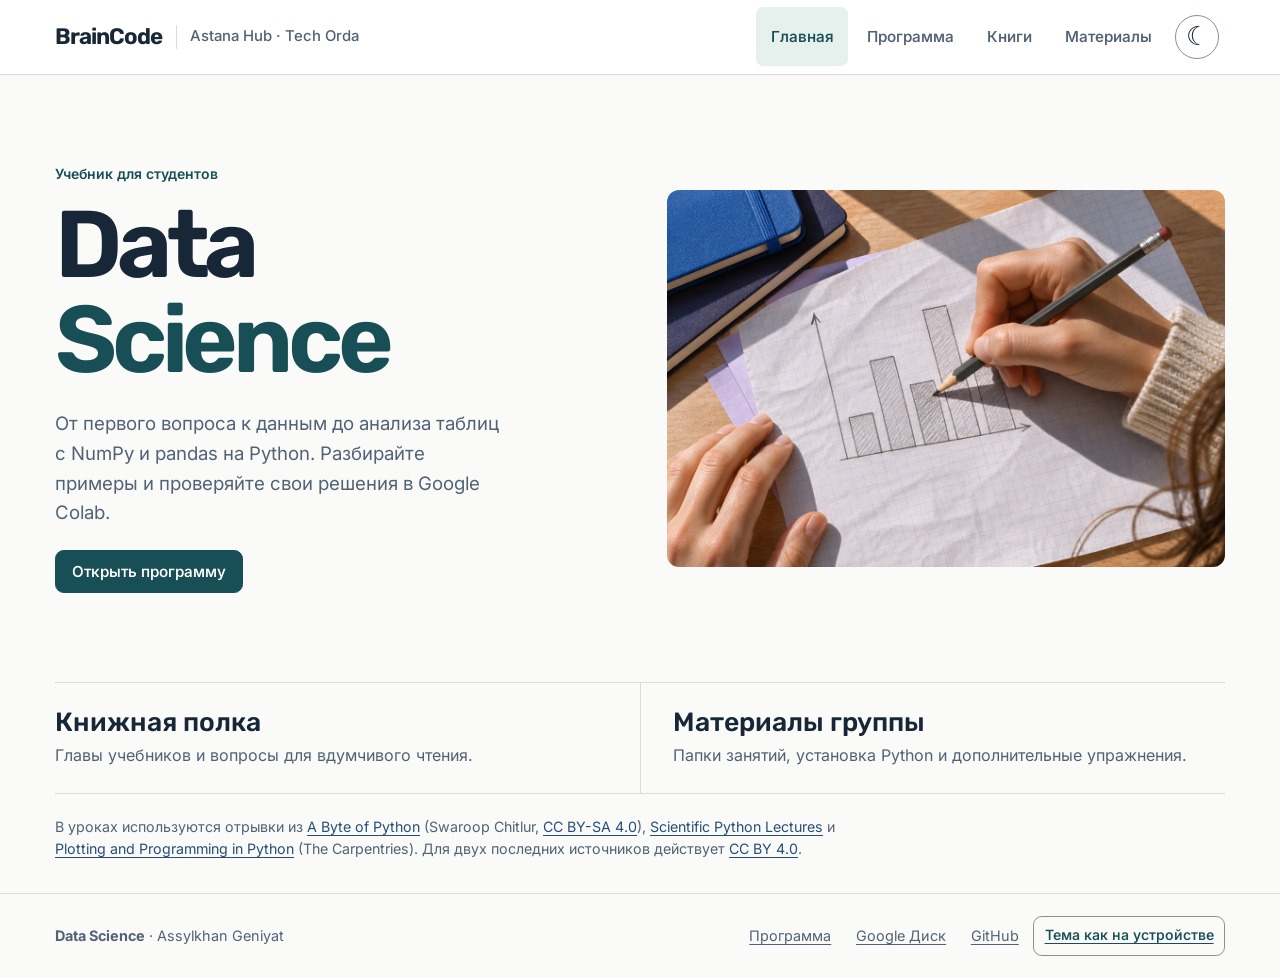
<file: index.html>
<!doctype html>
<html lang="ru">
<head>
  <meta charset="utf-8">
  <meta name="viewport" content="width=device-width,initial-scale=1">
  <meta id="dark-chrome" name="theme-color" content="#1b272b" media="screen and (prefers-color-scheme: dark)">
  <meta name="theme-color" content="#ffffff">
  <meta name="description" content="Учебник Data Science для студентов Tech Orda / BrainCode.">
  <title>Data Science для студентов · Tech Orda / BrainCode</title>
  <link rel="icon" href="data:,">
  <link rel="stylesheet" href="assets/fonts/fonts.css">
  <link rel="stylesheet" href="assets/style.css?v=ec7466c483f1">
  <link id="dark-palette" rel="stylesheet" href="assets/dark.css?v=161d72ccf070" media="screen and (prefers-color-scheme: dark)">
  <noscript><style>.theme-toggle, .theme-system { display: none; }</style></noscript>
  <script src="assets/theme.js?v=c96073bb852b"></script>
  <script src="assets/site.js?v=9730c80c8783" defer></script>
</head>
<body data-page="home">
  <a class="skip" href="#content">К содержанию</a>
  <header class="mast"><div class="wrap mast-inner">
    <a class="brand" href="index.html?v=a04a9e30a524"><strong>BrainCode</strong><span class="partners">Astana Hub · Tech Orda</span></a>
    <nav aria-label="Навигация курса"><a href="index.html?v=a04a9e30a524" aria-current="page">Главная</a><a href="lessons/index.html?v=a04a9e30a524">Программа</a><a href="books.html?v=a04a9e30a524">Книги</a><a href="materials.html?v=a04a9e30a524">Материалы</a></nav>
    <button class="theme-toggle" id="theme-toggle" type="button" aria-label="Тёмная тема" aria-pressed="false" title="Переключить тему">
      <span aria-hidden="true" class="theme-moon">☾</span><span aria-hidden="true" class="theme-sun">☀︎</span>
    </button>
  </div></header>
  <main id="content" class="wrap" tabindex="-1">
    <section class="hero">
      <div class="hero-copy">
        <p class="eyebrow">Учебник для студентов</p>
        <h1>Data <span>Science</span></h1>
        <p class="intro">От первого вопроса к данным до анализа таблиц с NumPy и pandas на Python. Разбирайте примеры и проверяйте свои решения в Google Colab.</p>
        <div class="actions"><span id="lessons" data-moved-to="lessons/index.html?v=a04a9e30a524#lessons"></span><span id="track-1" data-moved-to="lessons/index.html?v=a04a9e30a524#track-1"></span><span id="track-2" data-moved-to="lessons/index.html?v=a04a9e30a524#track-2"></span><span id="track-9" data-moved-to="lessons/index.html?v=a04a9e30a524#track-9"></span><a href="lessons/index.html?v=a04a9e30a524" class="btn primary">Открыть программу</a></div>
      </div>
      <img class="hero-photo" src="assets/study.jpg" width="1200" height="800"
           alt="Студент строит карандашом столбчатую диаграмму в тетради.">
    </section>
    <nav class="home-resources" aria-label="Ресурсы для учёбы">
      <a href="books.html?v=a04a9e30a524"><strong>Книжная полка</strong><span>Главы учебников и вопросы для вдумчивого чтения.</span></a>
      <a href="materials.html?v=a04a9e30a524"><strong>Материалы группы</strong><span>Папки занятий, установка Python и дополнительные упражнения.</span></a>
    </nav>
    <p class="attribution">В уроках используются отрывки из
      <a href="https://python.swaroopch.com/">A Byte of Python</a> (Swaroop Chitlur, <a href="https://creativecommons.org/licenses/by-sa/4.0/">CC BY-SA 4.0</a>),
      <a href="https://lectures.scientific-python.org/">Scientific Python Lectures</a>
      и <a href="https://swcarpentry.github.io/python-novice-gapminder/07-reading-tabular.html">Plotting and Programming in Python</a> (The Carpentries).
      Для двух последних источников действует <a href="https://creativecommons.org/licenses/by/4.0/">CC BY 4.0</a>.</p></main>
  <footer class="foot"><div class="wrap foot-inner">
    <p><strong>Data Science</strong> · Assylkhan Geniyat</p>
    <nav aria-label="Ресурсы курса"><a href="lessons/index.html?v=a04a9e30a524">Программа</a><a href="https://drive.google.com/drive/folders/1K83MMSPBBTlHrZSS0A0OPjuO8QI8KvS7">Google Диск</a><a href="https://github.com/kuromi1kow/braincode-data-science">GitHub</a><button class="theme-system" id="theme-system" type="button" aria-pressed="true">Тема как на устройстве</button></nav>
  </div></footer>
</body></html>
</file>
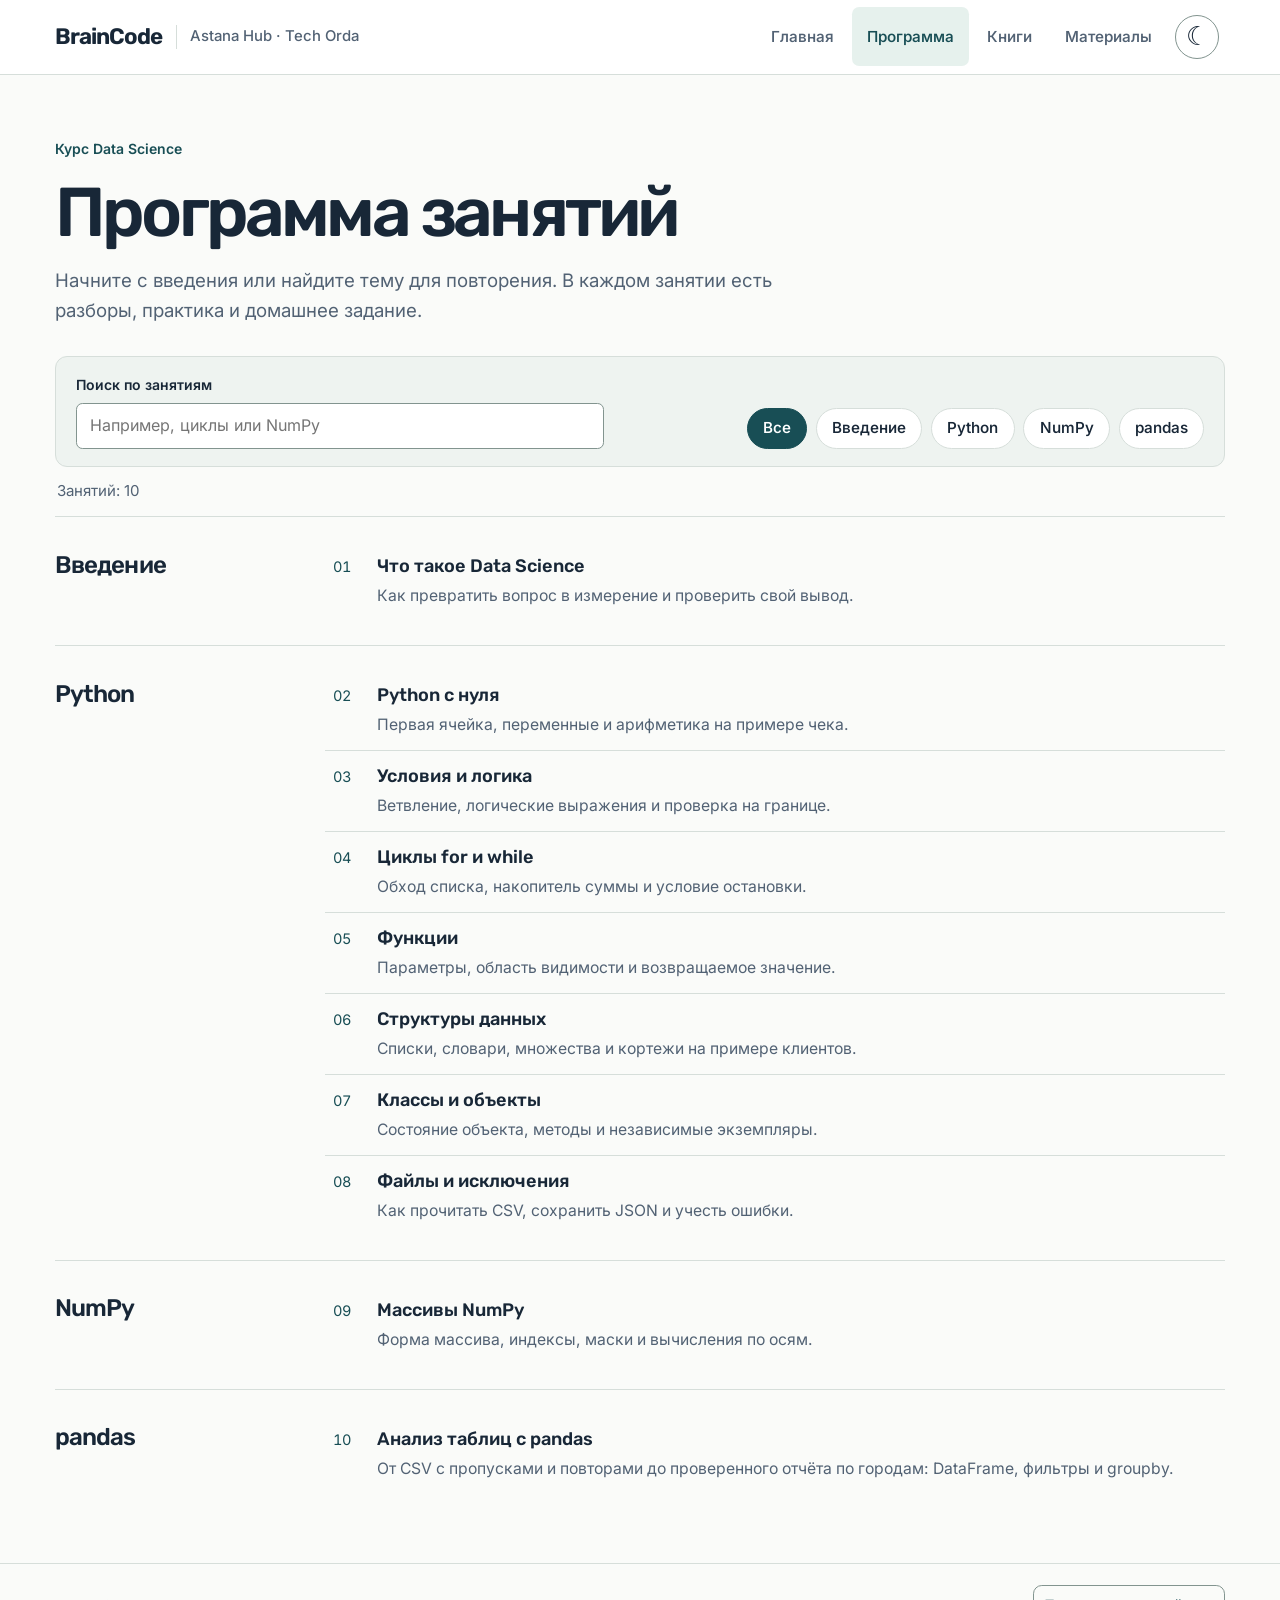
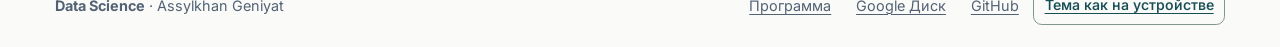
<file: lessons/index.html>
<!doctype html>
<html lang="ru">
<head>
  <meta charset="utf-8">
  <meta name="viewport" content="width=device-width,initial-scale=1">
  <meta id="dark-chrome" name="theme-color" content="#1b272b" media="screen and (prefers-color-scheme: dark)">
  <meta name="theme-color" content="#ffffff">
  <meta name="description" content="Учебник Data Science для студентов Tech Orda / BrainCode.">
  <title>Программа занятий · Tech Orda / BrainCode</title>
  <link rel="icon" href="data:,">
  <link rel="stylesheet" href="../assets/fonts/fonts.css">
  <link rel="stylesheet" href="../assets/style.css?v=ec7466c483f1">
  <link id="dark-palette" rel="stylesheet" href="../assets/dark.css?v=161d72ccf070" media="screen and (prefers-color-scheme: dark)">
  <noscript><style>.theme-toggle, .theme-system { display: none; }</style></noscript>
  <script src="../assets/theme.js?v=c96073bb852b"></script>
  <script src="../assets/site.js?v=9730c80c8783" defer></script>
</head>
<body data-page="catalog">
  <a class="skip" href="#content">К содержанию</a>
  <header class="mast"><div class="wrap mast-inner">
    <a class="brand" href="../index.html?v=a04a9e30a524"><strong>BrainCode</strong><span class="partners">Astana Hub · Tech Orda</span></a>
    <nav aria-label="Навигация курса"><a href="../index.html?v=a04a9e30a524">Главная</a><a href="../lessons/index.html?v=a04a9e30a524" aria-current="page">Программа</a><a href="../books.html?v=a04a9e30a524">Книги</a><a href="../materials.html?v=a04a9e30a524">Материалы</a></nav>
    <button class="theme-toggle" id="theme-toggle" type="button" aria-label="Тёмная тема" aria-pressed="false" title="Переключить тему">
      <span aria-hidden="true" class="theme-moon">☾</span><span aria-hidden="true" class="theme-sun">☀︎</span>
    </button>
  </div></header>
  <main id="content" class="wrap" tabindex="-1">
      <header class="page-head">
        <p class="eyebrow">Курс Data Science</p>
        <h1>Программа занятий</h1>
        <p class="intro">Начните с введения или найдите тему для повторения. В каждом занятии есть разборы, практика и домашнее задание.</p>
      </header>
      <div id="lessons">
        <div id="catalog-tools" class="catalog-tools" hidden>
          <label class="search"><span>Поиск по занятиям</span>
            <input id="lesson-search" type="search" placeholder="Например, циклы или NumPy"></label>
          <div class="filters" role="group" aria-label="Раздел программы"><button type="button" data-module="" aria-pressed="true">Все</button><button type="button" data-module="track-1" aria-pressed="false">Введение</button><button type="button" data-module="track-2" aria-pressed="false">Python</button><button type="button" data-module="track-9" aria-pressed="false">NumPy</button><button type="button" data-module="track-10" aria-pressed="false">pandas</button></div>
        </div>
        <div class="results-line"><p id="found" role="status">Занятий: 10</p>
          <button type="button" id="reset-search" hidden>Сбросить фильтры</button></div>

          <section class="module" id="track-1" aria-labelledby="track-1-heading">
            <h2 id="track-1-heading">Введение</h2>
            <ol start="1" class="lesson-list">
              <li data-lesson="данные анализ доля конверсия эксперимент"><a href="01-course-setup.html?v=a04a9e30a524">
                <span class="number">01</span>
                <span><strong>Что такое Data Science</strong><span class="blurb">Как превратить вопрос в измерение и проверить свой вывод.</span></span>
              </a></li></ol>
          </section>
          <section class="module" id="track-2" aria-labelledby="track-2-heading">
            <h2 id="track-2-heading">Python</h2>
            <ol start="2" class="lesson-list">
              <li data-lesson="print строки ввод числа переменные типы"><a href="02-python-types.html?v=a04a9e30a524">
                <span class="number">02</span>
                <span><strong>Python с нуля</strong><span class="blurb">Первая ячейка, переменные и арифметика на примере чека.</span></span>
              </a></li>
              <li data-lesson="if elif else логика условие bool"><a href="03-conditions.html?v=a04a9e30a524">
                <span class="number">03</span>
                <span><strong>Условия и логика</strong><span class="blurb">Ветвление, логические выражения и проверка на границе.</span></span>
              </a></li>
              <li data-lesson="for while range цикл накопитель"><a href="04-loops.html?v=a04a9e30a524">
                <span class="number">04</span>
                <span><strong>Циклы for и while</strong><span class="blurb">Обход списка, накопитель суммы и условие остановки.</span></span>
              </a></li>
              <li data-lesson="def return функция аргументы"><a href="05-functions-scope.html?v=a04a9e30a524">
                <span class="number">05</span>
                <span><strong>Функции</strong><span class="blurb">Параметры, область видимости и возвращаемое значение.</span></span>
              </a></li>
              <li data-lesson="list dict set tuple словарь список кортеж множества"><a href="06-data-structures.html?v=a04a9e30a524">
                <span class="number">06</span>
                <span><strong>Структуры данных</strong><span class="blurb">Списки, словари, множества и кортежи на примере клиентов.</span></span>
              </a></li>
              <li data-lesson="class self объект класс ООП"><a href="07-oop.html?v=a04a9e30a524">
                <span class="number">07</span>
                <span><strong>Классы и объекты</strong><span class="blurb">Состояние объекта, методы и независимые экземпляры.</span></span>
              </a></li>
              <li data-lesson="csv json файлы ошибки исключения"><a href="08-files-errors.html?v=a04a9e30a524">
                <span class="number">08</span>
                <span><strong>Файлы и исключения</strong><span class="blurb">Как прочитать CSV, сохранить JSON и учесть ошибки.</span></span>
              </a></li></ol>
          </section>
          <section class="module" id="track-9" aria-labelledby="track-9-heading">
            <h2 id="track-9-heading">NumPy</h2>
            <ol start="9" class="lesson-list">
              <li data-lesson="домашняя работа дз 100 упражнений практикум numpy ndarray оси массив маска axis shape broadcast"><a href="09-numpy.html?v=a04a9e30a524">
                <span class="number">09</span>
                <span><strong>Массивы NumPy</strong><span class="blurb">Форма массива, индексы, маски и вычисления по осям.</span></span>
              </a></li></ol>
          </section>
          <section class="module" id="track-10" aria-labelledby="track-10-heading">
            <h2 id="track-10-heading">pandas</h2>
            <ol start="10" class="lesson-list">
              <li data-lesson="pandas пандас пандэс DataFrame Series read_csv таблицы данные loc iloc фильтр строки столбцы индекс пропуски дубликаты groupby agg merge группировка выручка csv средний чек"><a href="10-pandas.html?v=a04a9e30a524">
                <span class="number">10</span>
                <span><strong>Анализ таблиц с pandas</strong><span class="blurb">От CSV с пропусками и повторами до проверенного отчёта по городам: DataFrame, фильтры и groupby.</span></span>
              </a></li></ol>
          </section>
      </div></main>
  <footer class="foot"><div class="wrap foot-inner">
    <p><strong>Data Science</strong> · Assylkhan Geniyat</p>
    <nav aria-label="Ресурсы курса"><a href="../lessons/index.html?v=a04a9e30a524">Программа</a><a href="https://drive.google.com/drive/folders/1K83MMSPBBTlHrZSS0A0OPjuO8QI8KvS7">Google Диск</a><a href="https://github.com/kuromi1kow/braincode-data-science">GitHub</a><button class="theme-system" id="theme-system" type="button" aria-pressed="true">Тема как на устройстве</button></nav>
  </div></footer>
</body></html>
</file>
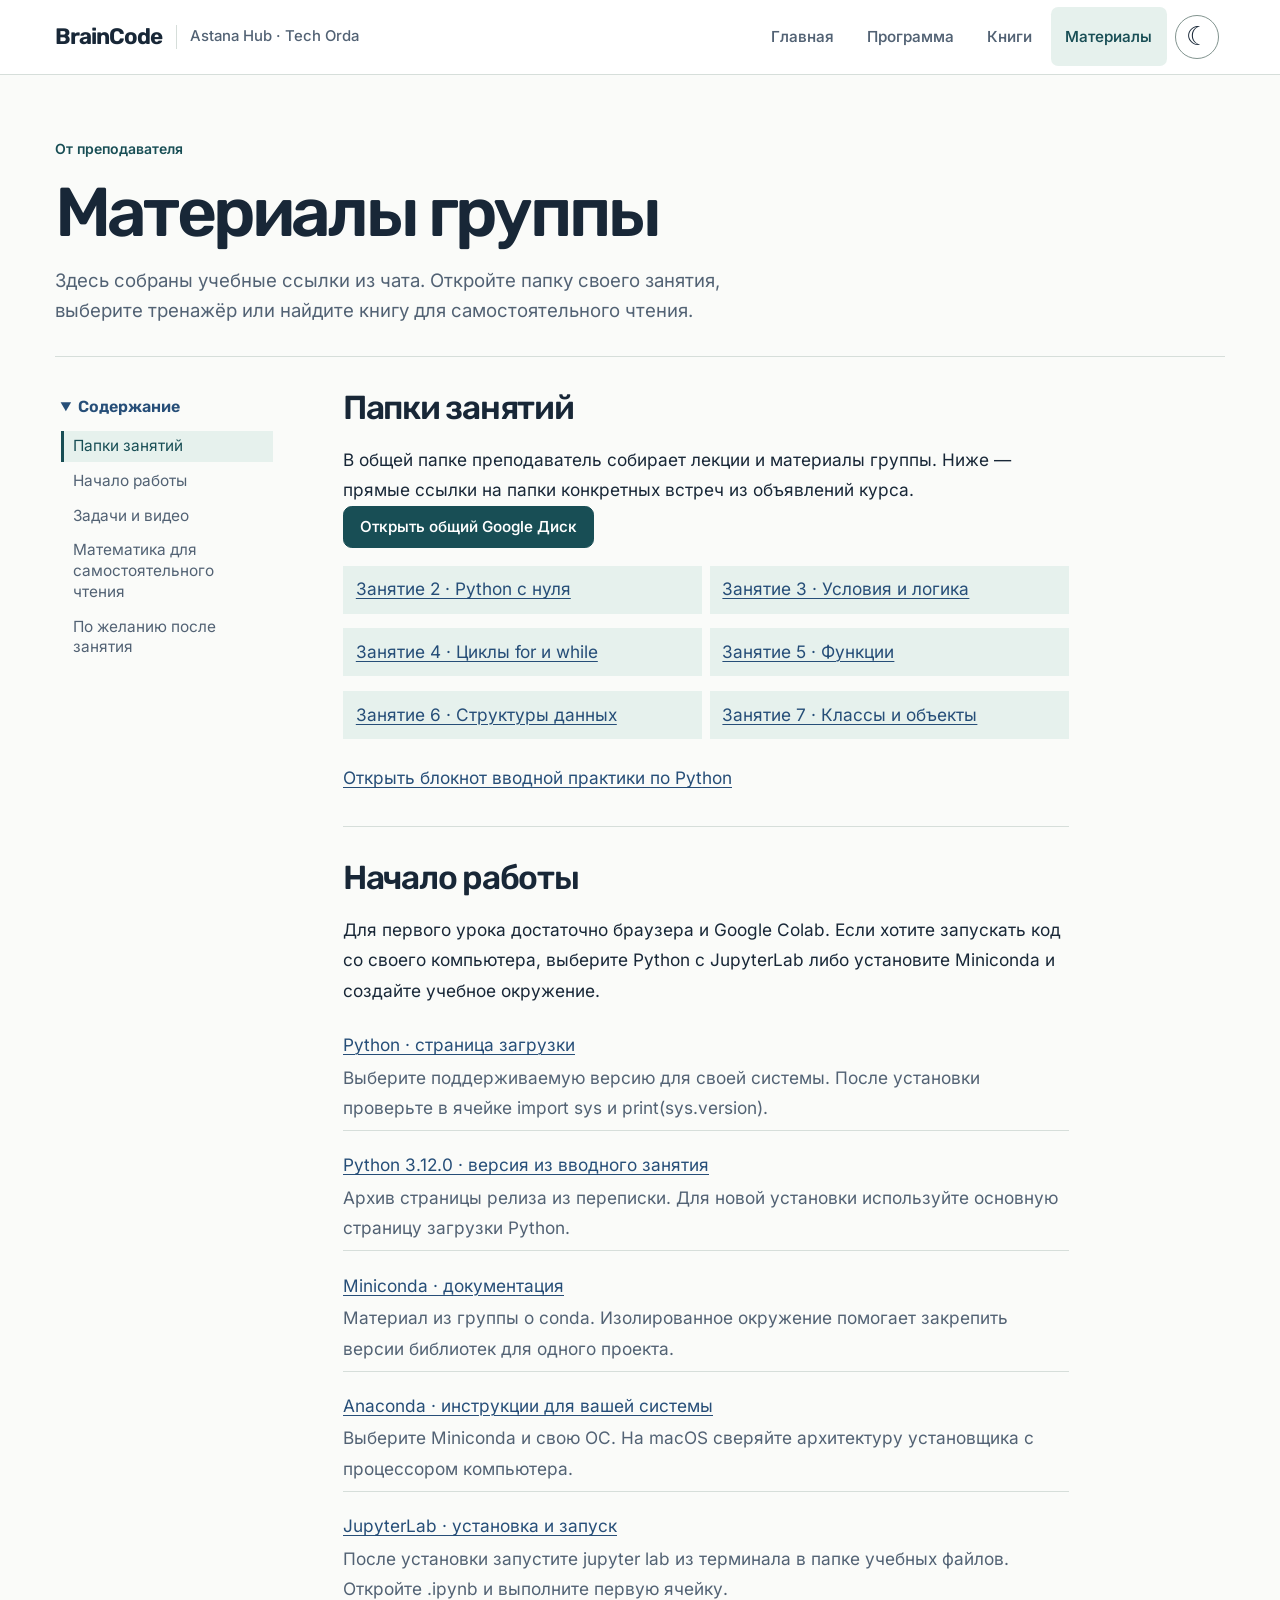
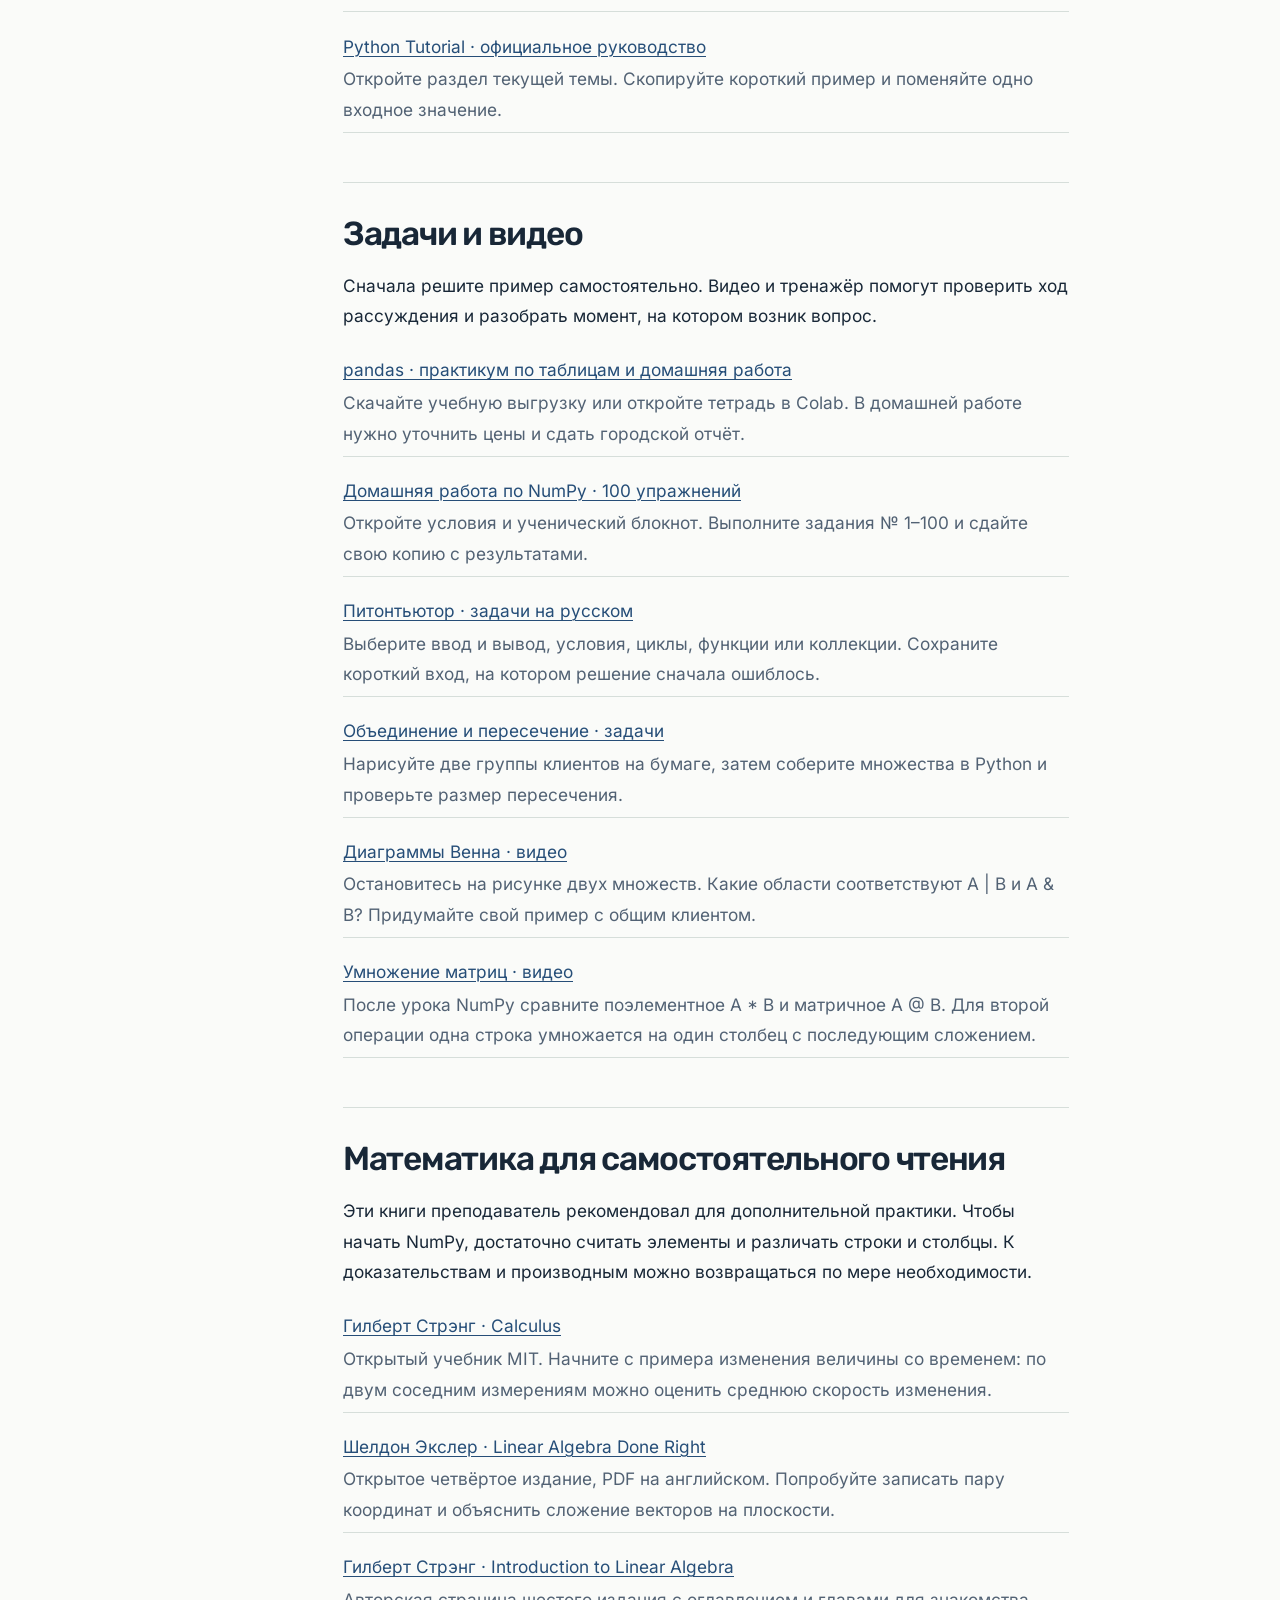
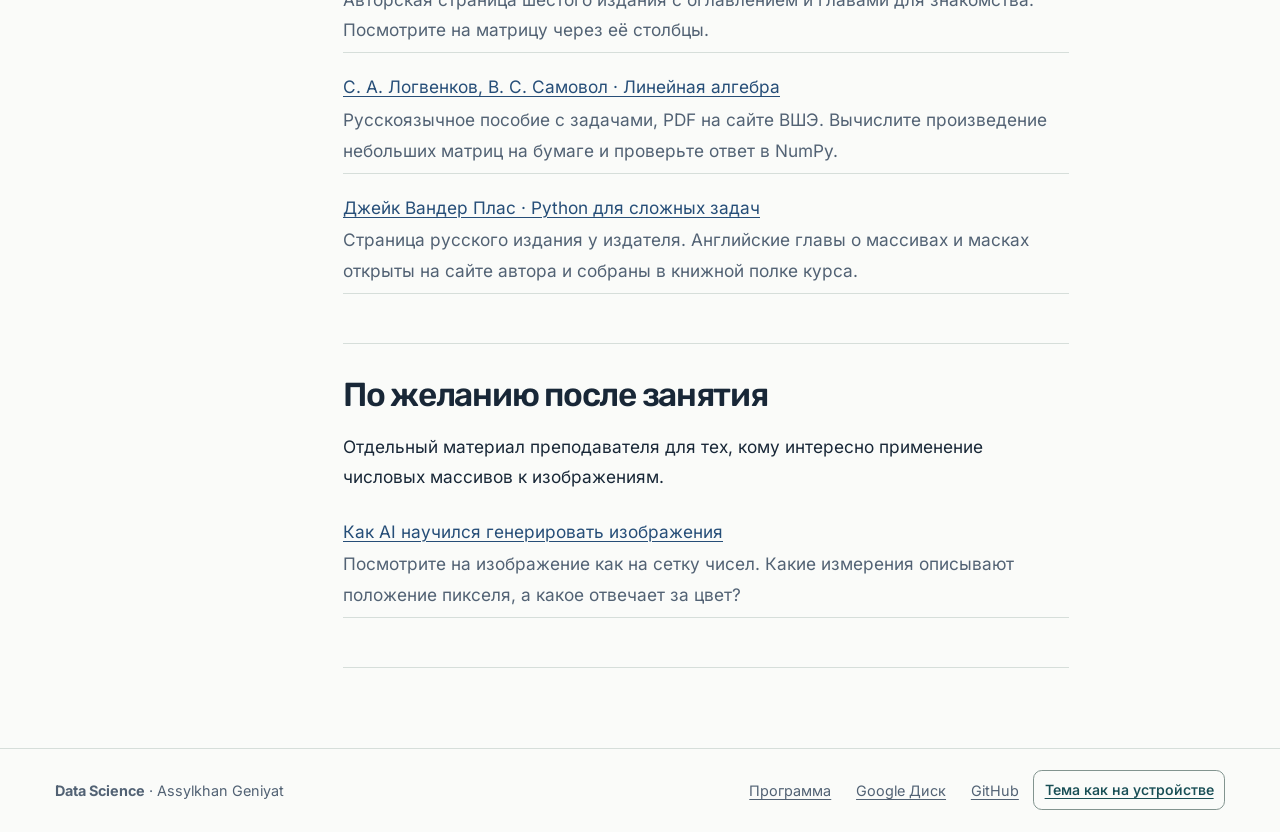
<file: materials.html>
<!doctype html>
<html lang="ru">
<head>
  <meta charset="utf-8">
  <meta name="viewport" content="width=device-width,initial-scale=1">
  <meta id="dark-chrome" name="theme-color" content="#1b272b" media="screen and (prefers-color-scheme: dark)">
  <meta name="theme-color" content="#ffffff">
  <meta name="description" content="Учебник Data Science для студентов Tech Orda / BrainCode.">
  <title>Материалы группы · Tech Orda / BrainCode</title>
  <link rel="icon" href="data:,">
  <link rel="stylesheet" href="assets/fonts/fonts.css">
  <link rel="stylesheet" href="assets/style.css?v=ec7466c483f1">
  <link id="dark-palette" rel="stylesheet" href="assets/dark.css?v=161d72ccf070" media="screen and (prefers-color-scheme: dark)">
  <noscript><style>.theme-toggle, .theme-system { display: none; }</style></noscript>
  <script src="assets/theme.js?v=c96073bb852b"></script>
  <script src="assets/site.js?v=9730c80c8783" defer></script>
</head>
<body data-page="materials">
  <a class="skip" href="#content">К содержанию</a>
  <header class="mast"><div class="wrap mast-inner">
    <a class="brand" href="index.html?v=a04a9e30a524"><strong>BrainCode</strong><span class="partners">Astana Hub · Tech Orda</span></a>
    <nav aria-label="Навигация курса"><a href="index.html?v=a04a9e30a524">Главная</a><a href="lessons/index.html?v=a04a9e30a524">Программа</a><a href="books.html?v=a04a9e30a524">Книги</a><a href="materials.html?v=a04a9e30a524" aria-current="page">Материалы</a></nav>
    <button class="theme-toggle" id="theme-toggle" type="button" aria-label="Тёмная тема" aria-pressed="false" title="Переключить тему">
      <span aria-hidden="true" class="theme-moon">☾</span><span aria-hidden="true" class="theme-sun">☀︎</span>
    </button>
  </div></header>
  <main id="content" class="wrap" tabindex="-1"><header class="library-head"><div class="eyebrow">От преподавателя</div><h1>Материалы группы</h1><p class="intro">Здесь собраны учебные ссылки из чата. Откройте папку своего занятия, выберите тренажёр или найдите книгу для самостоятельного чтения.</p></header><div class="layout"><aside class="rail"><details class="section-menu" open>
      <summary>Содержание</summary><nav aria-label="Содержание страницы"><a href="#group-drive">Папки занятий</a><a href="#install">Начало работы</a><a href="#practice-links">Задачи и видео</a><a href="#math">Математика для самостоятельного чтения</a><a href="#beyond">По желанию после занятия</a></nav>
</details></aside><article class="reading"><section id="group-drive"><h2>Папки занятий</h2><p>В общей папке преподаватель собирает лекции и материалы группы. Ниже — прямые ссылки на папки конкретных встреч из объявлений курса.</p><a href="https://drive.google.com/drive/folders/1K83MMSPBBTlHrZSS0A0OPjuO8QI8KvS7" class="btn primary">Открыть общий Google Диск</a><ul class="folders"><li><a href="https://drive.google.com/drive/folders/1Jnrv3XhzYqZNnNOdG9ZELbcXf2Lj-mhq">Занятие 2 · Python с нуля</a></li><li><a href="https://drive.google.com/drive/folders/1tOVOzQJCgErd53vYR2V3Foh9iKHQZmiy?usp=drive_link">Занятие 3 · Условия и логика</a></li><li><a href="https://drive.google.com/drive/folders/1z7QI4ajSVPVOmk_pLhfnQdXOLwuDceYN">Занятие 4 · Циклы for и while</a></li><li><a href="https://drive.google.com/drive/folders/1ldOxUnKFkBZ756xzUfl5Q5E1UfmHbYwi?usp=drive_link">Занятие 5 · Функции</a></li><li><a href="https://drive.google.com/drive/folders/1jVHu-A4St9YcEa5xmhKqR-eKVb_XvaUa">Занятие 6 · Структуры данных</a></li><li><a href="https://drive.google.com/drive/folders/1Ywrf21Cjo0krqRr0U1eFDD29ah8bAQnk">Занятие 7 · Классы и объекты</a></li></ul><a href="https://drive.google.com/file/d/1xGwjMlmdmzJSehuUw6RHOLraQpyXxytF/view?usp=sharing">Открыть блокнот вводной практики по Python</a></section><section id="install"><h2>Начало работы</h2><p>Для первого урока достаточно браузера и Google Colab. Если хотите запускать код со своего компьютера, выберите Python с JupyterLab либо установите Miniconda и создайте учебное окружение.</p><ul class="reading-list resource-list"><li><a href="https://www.python.org/downloads/">Python · страница загрузки</a><span>Выберите поддерживаемую версию для своей системы. После установки проверьте в ячейке import sys и print(sys.version).</span></li><li><a href="https://www.python.org/downloads/release/python-3120/">Python 3.12.0 · версия из вводного занятия</a><span>Архив страницы релиза из переписки. Для новой установки используйте основную страницу загрузки Python.</span></li><li><a href="https://continuumio-docs.readthedocs-hosted.com/miniconda/">Miniconda · документация</a><span>Материал из группы о conda. Изолированное окружение помогает закрепить версии библиотек для одного проекта.</span></li><li><a href="https://www.anaconda.com/docs/getting-started/installation">Anaconda · инструкции для вашей системы</a><span>Выберите Miniconda и свою ОС. На macOS сверяйте архитектуру установщика с процессором компьютера.</span></li><li><a href="https://jupyter.org/install">JupyterLab · установка и запуск</a><span>После установки запустите jupyter lab из терминала в папке учебных файлов. Откройте .ipynb и выполните первую ячейку.</span></li><li><a href="https://docs.python.org/3/tutorial/">Python Tutorial · официальное руководство</a><span>Откройте раздел текущей темы. Скопируйте короткий пример и поменяйте одно входное значение.</span></li></ul></section><section id="practice-links"><h2>Задачи и видео</h2><p>Сначала решите пример самостоятельно. Видео и тренажёр помогут проверить ход рассуждения и разобрать момент, на котором возник вопрос.</p><ul class="reading-list resource-list"><li><a href="lessons/10-pandas.html?v=a04a9e30a524#practice">pandas · практикум по таблицам и домашняя работа</a><span>Скачайте учебную выгрузку или откройте тетрадь в Colab. В домашней работе нужно уточнить цены и сдать городской отчёт.</span></li><li><a href="lessons/09-numpy.html?v=a04a9e30a524#numpy-homework">Домашняя работа по NumPy · 100 упражнений</a><span>Откройте условия и ученический блокнот. Выполните задания № 1–100 и сдайте свою копию с результатами.</span></li><li><a href="https://pythontutor.ru/old/">Питонтьютор · задачи на русском</a><span>Выберите ввод и вывод, условия, циклы, функции или коллекции. Сохраните короткий вход, на котором решение сначала ошиблось.</span></li><li><a href="https://www.geeksforgeeks.org/maths/union-and-intersection-of-sets-practice-questions/">Объединение и пересечение · задачи</a><span>Нарисуйте две группы клиентов на бумаге, затем соберите множества в Python и проверьте размер пересечения.</span></li><li><a href="https://www.youtube.com/watch?v=xZELQc11ACY">Диаграммы Венна · видео</a><span>Остановитесь на рисунке двух множеств. Какие области соответствуют A | B и A &amp; B? Придумайте свой пример с общим клиентом.</span></li><li><a href="https://www.youtube.com/watch?v=2spTnAiQg4M">Умножение матриц · видео</a><span>После урока NumPy сравните поэлементное A * B и матричное A @ B. Для второй операции одна строка умножается на один столбец с последующим сложением.</span></li></ul></section><section id="math"><h2>Математика для самостоятельного чтения</h2><p>Эти книги преподаватель рекомендовал для дополнительной практики. Чтобы начать NumPy, достаточно считать элементы и различать строки и столбцы. К доказательствам и производным можно возвращаться по мере необходимости.</p><ul class="reading-list resource-list"><li><a href="https://ocw.mit.edu/courses/res-18-001-calculus-fall-2023/pages/open-textbook/">Гилберт Стрэнг · Calculus</a><span>Открытый учебник MIT. Начните с примера изменения величины со временем: по двум соседним измерениям можно оценить среднюю скорость изменения.</span></li><li><a href="https://linear.axler.net/LADR4e.pdf">Шелдон Экслер · Linear Algebra Done Right</a><span>Открытое четвёртое издание, PDF на английском. Попробуйте записать пару координат и объяснить сложение векторов на плоскости.</span></li><li><a href="https://math.mit.edu/~gs/linearalgebra/ila6/indexila6.html">Гилберт Стрэнг · Introduction to Linear Algebra</a><span>Авторская страница шестого издания с оглавлением и главами для знакомства. Посмотрите на матрицу через её столбцы.</span></li><li><a href="https://publications.hse.ru/pubs/share/direct/213483272.pdf">С. А. Логвенков, В. С. Самовол · Линейная алгебра</a><span>Русскоязычное пособие с задачами, PDF на сайте ВШЭ. Вычислите произведение небольших матриц на бумаге и проверьте ответ в NumPy.</span></li><li><a href="https://www.piter.com/collection/all/product/python-dlya-slozhnyh-zadach-nauka-o-dannyh-2-e-mezhd-izd">Джейк Вандер Плас · Python для сложных задач</a><span>Страница русского издания у издателя. Английские главы о массивах и масках открыты на сайте автора и собраны в книжной полке курса.</span></li></ul></section><section id="beyond"><h2>По желанию после занятия</h2><p>Отдельный материал преподавателя для тех, кому интересно применение числовых массивов к изображениям.</p><ul class="reading-list resource-list"><li><a href="https://kuromi1kow.github.io/ai-image-generation/">Как AI научился генерировать изображения</a><span>Посмотрите на изображение как на сетку чисел. Какие измерения описывают положение пикселя, а какое отвечает за цвет?</span></li></ul></section></article></div></main>
  <footer class="foot"><div class="wrap foot-inner">
    <p><strong>Data Science</strong> · Assylkhan Geniyat</p>
    <nav aria-label="Ресурсы курса"><a href="lessons/index.html?v=a04a9e30a524">Программа</a><a href="https://drive.google.com/drive/folders/1K83MMSPBBTlHrZSS0A0OPjuO8QI8KvS7">Google Диск</a><a href="https://github.com/kuromi1kow/braincode-data-science">GitHub</a><button class="theme-system" id="theme-system" type="button" aria-pressed="true">Тема как на устройстве</button></nav>
  </div></footer>
</body></html>
</file>
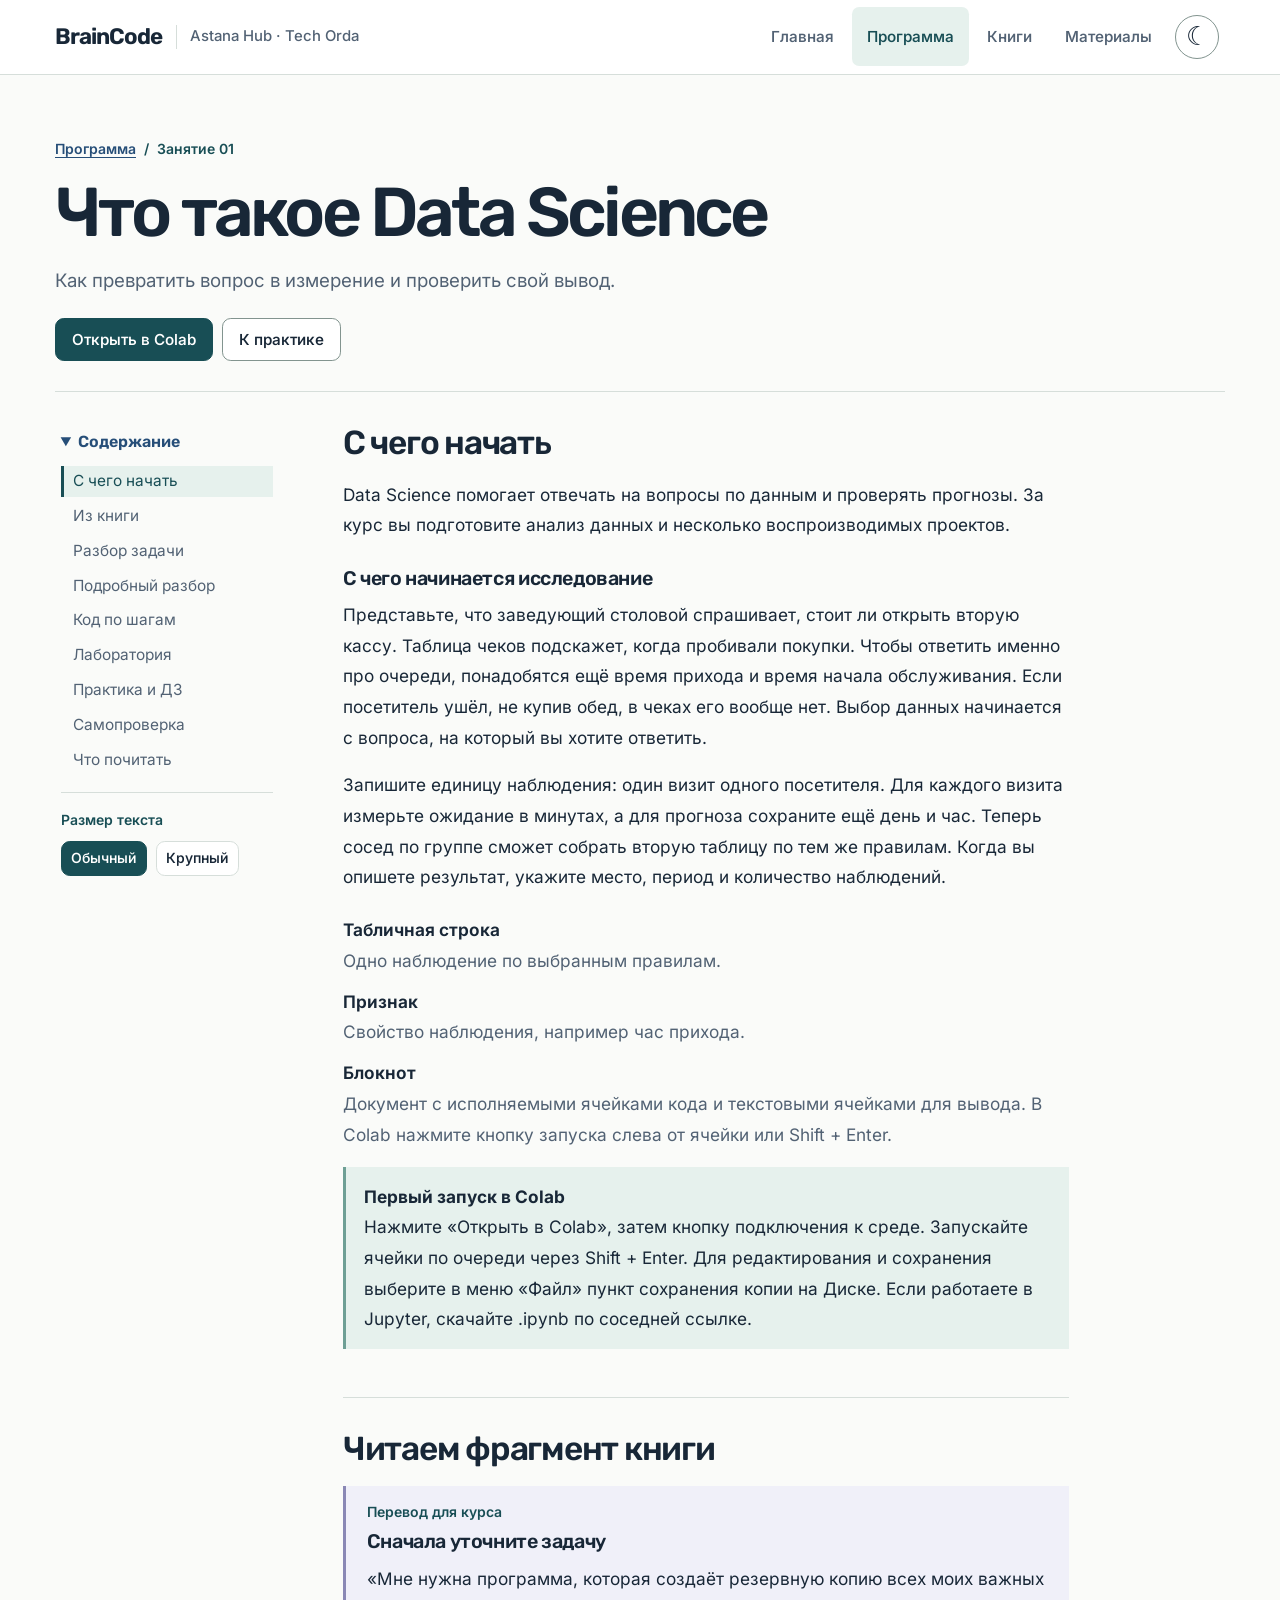
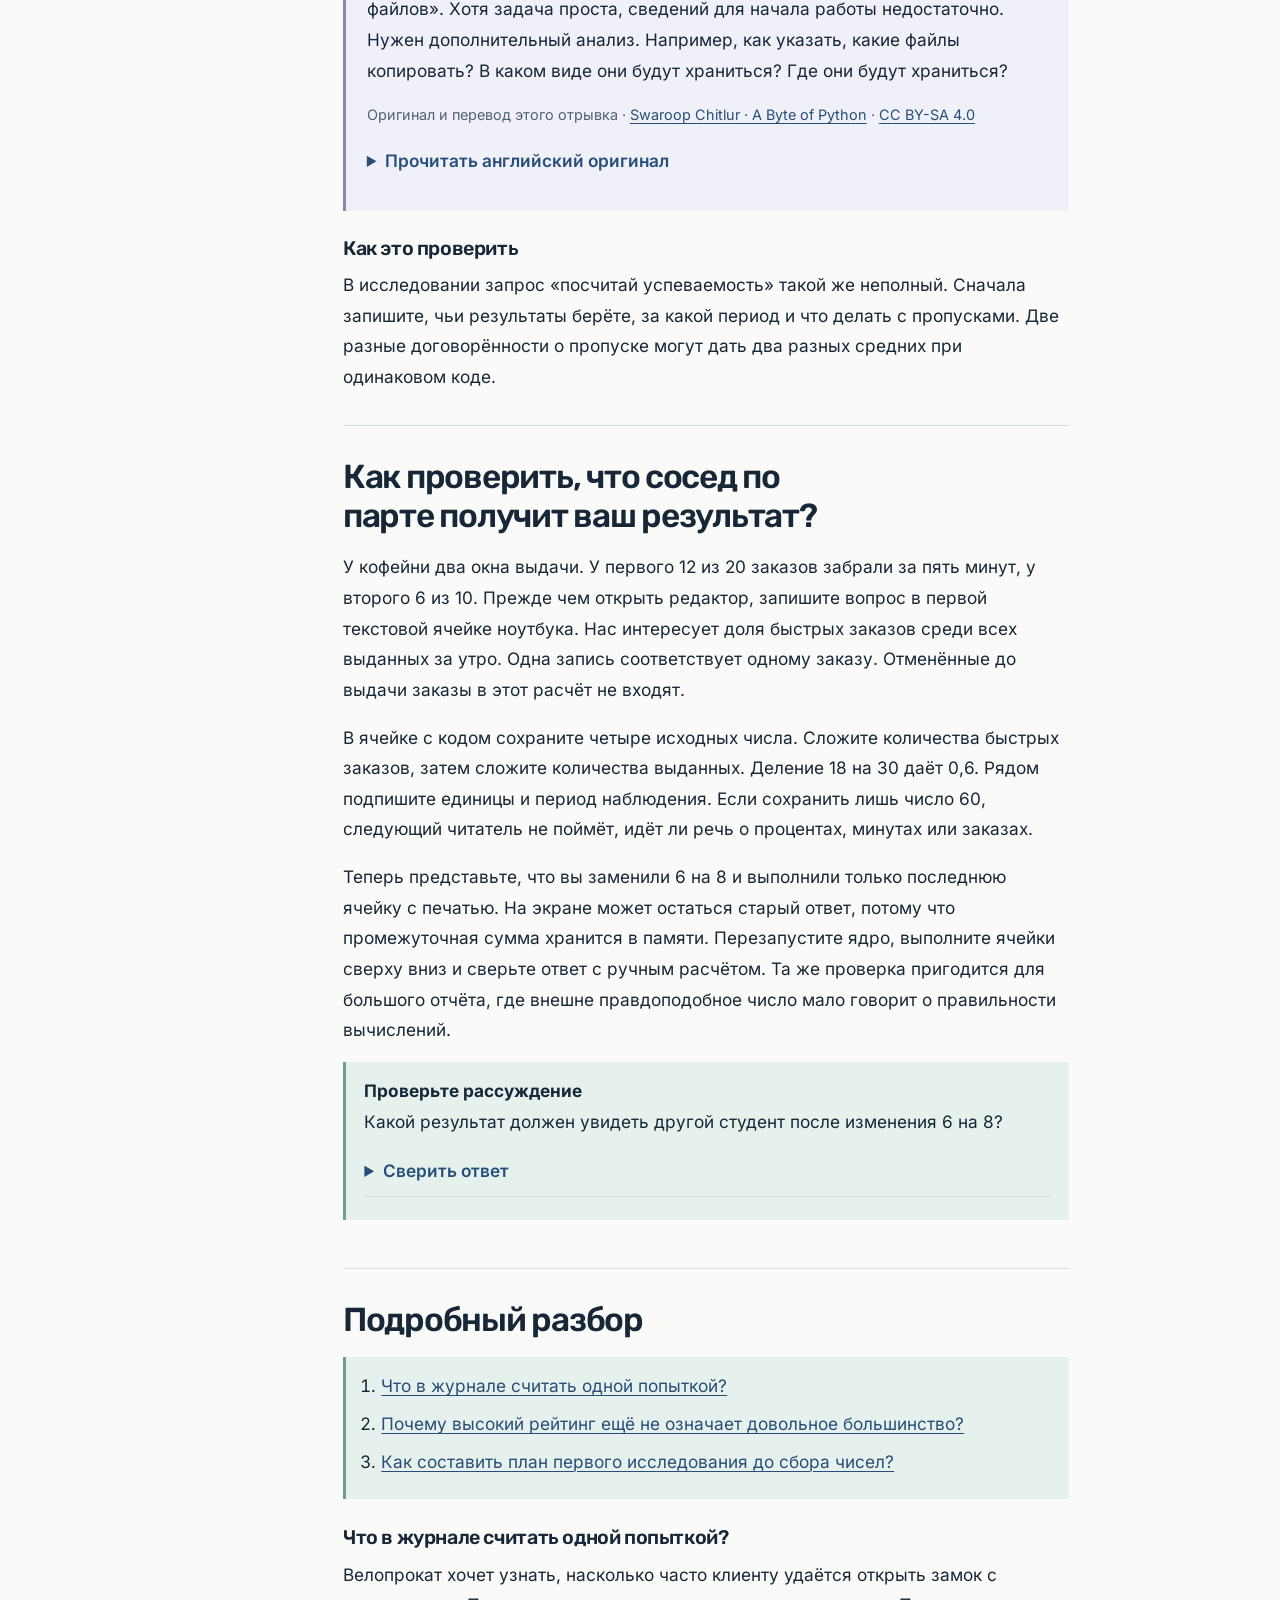
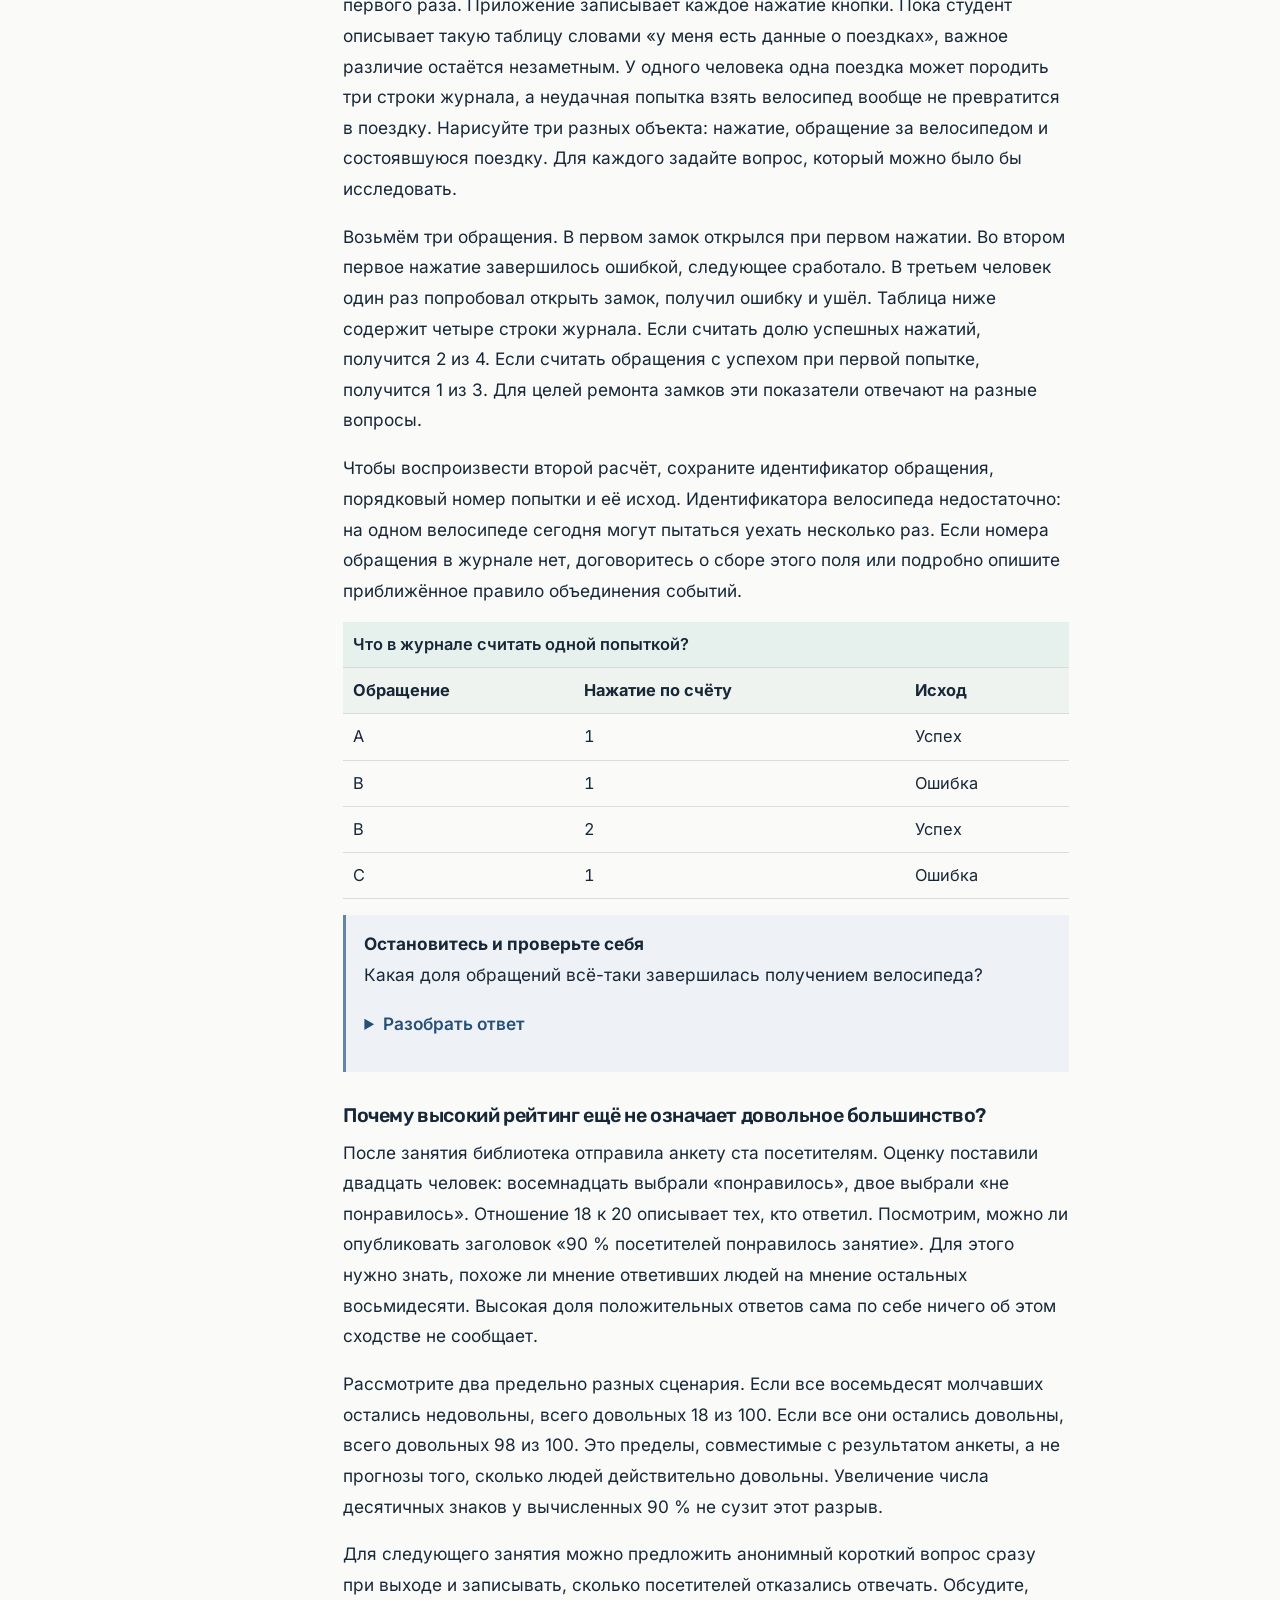
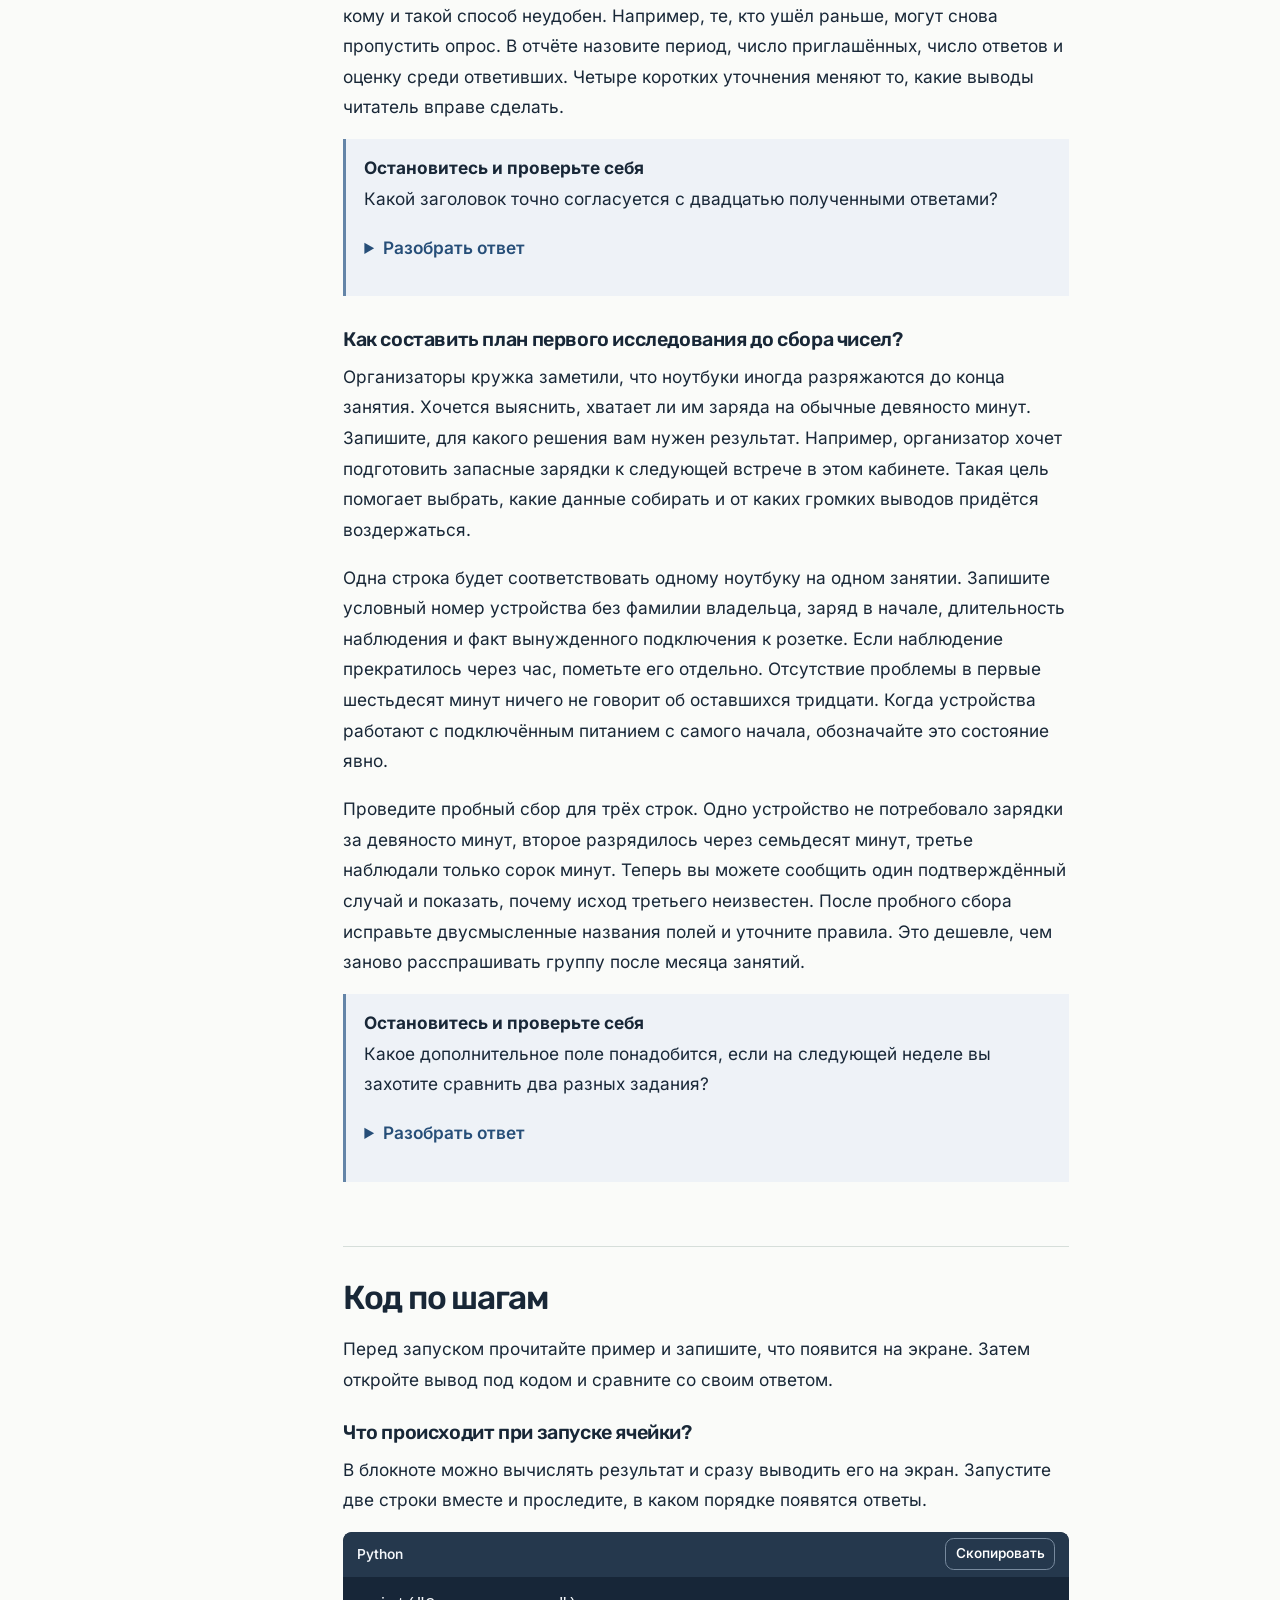
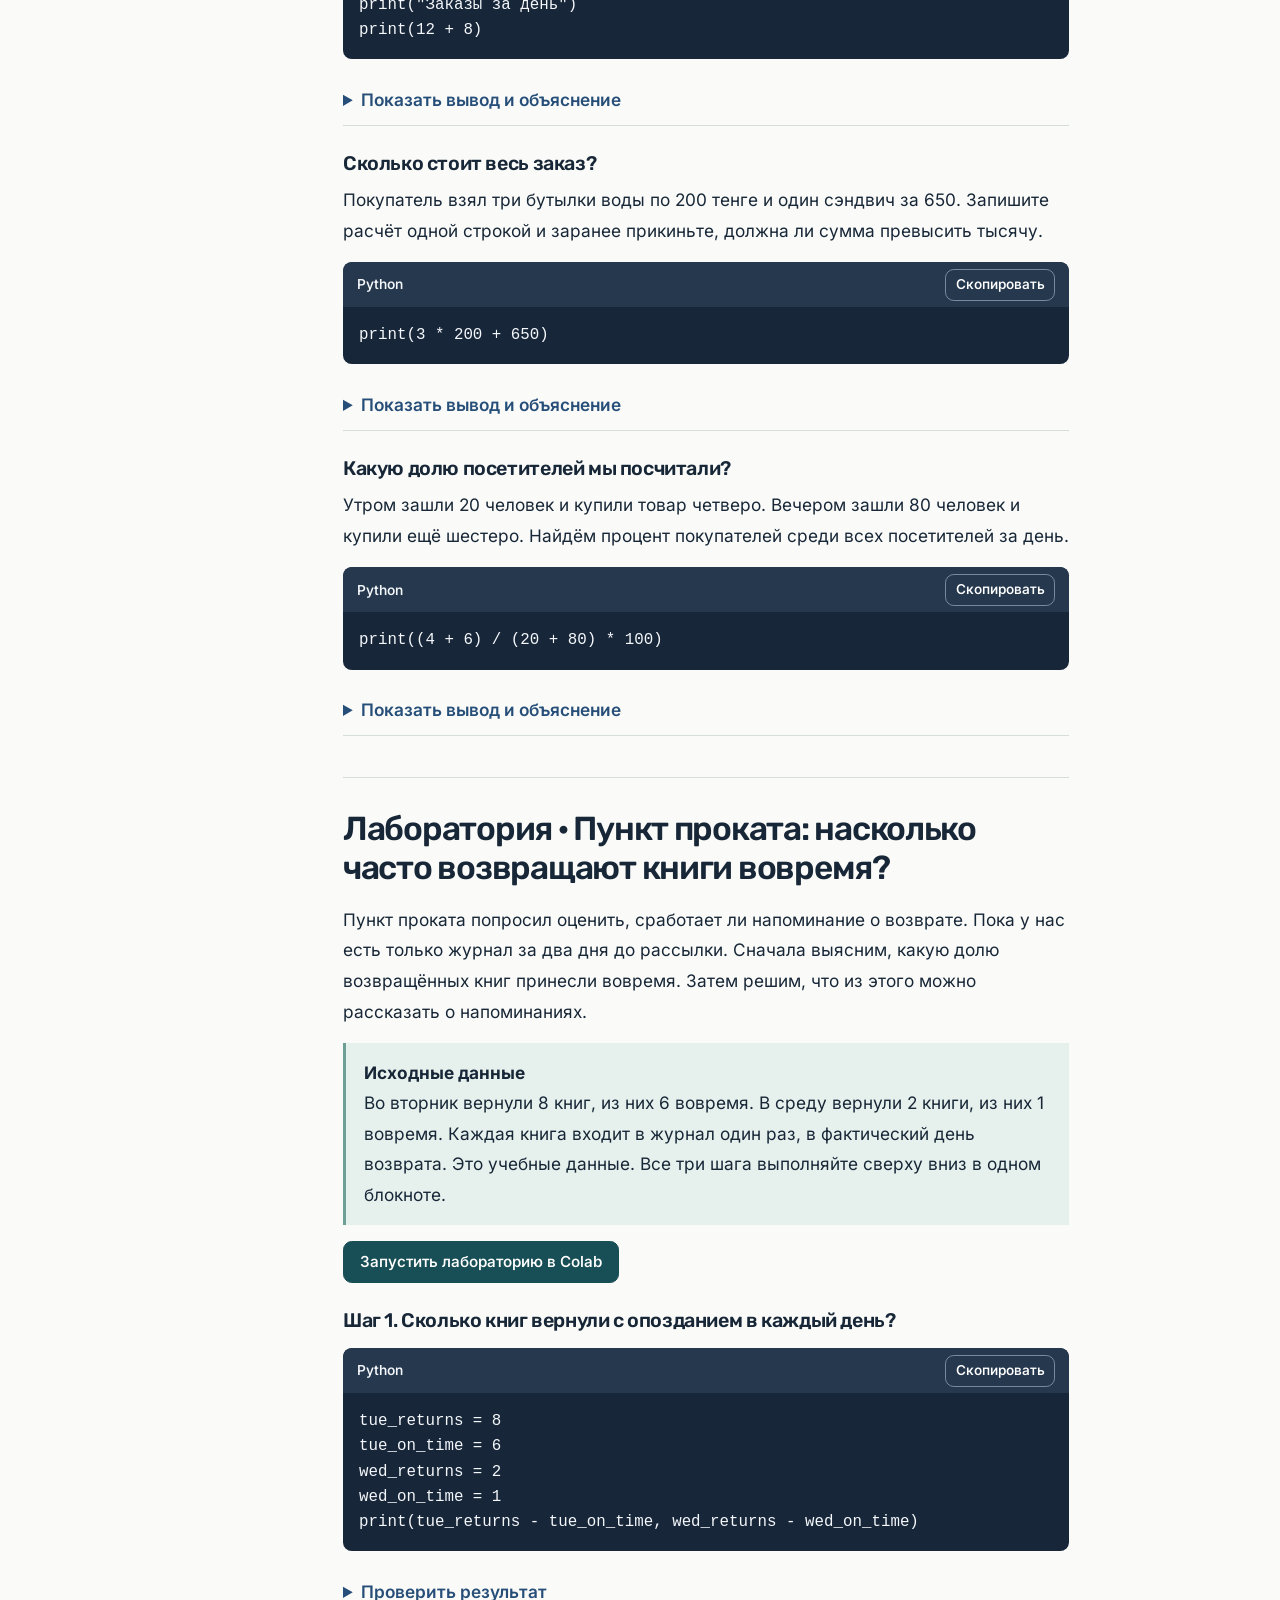
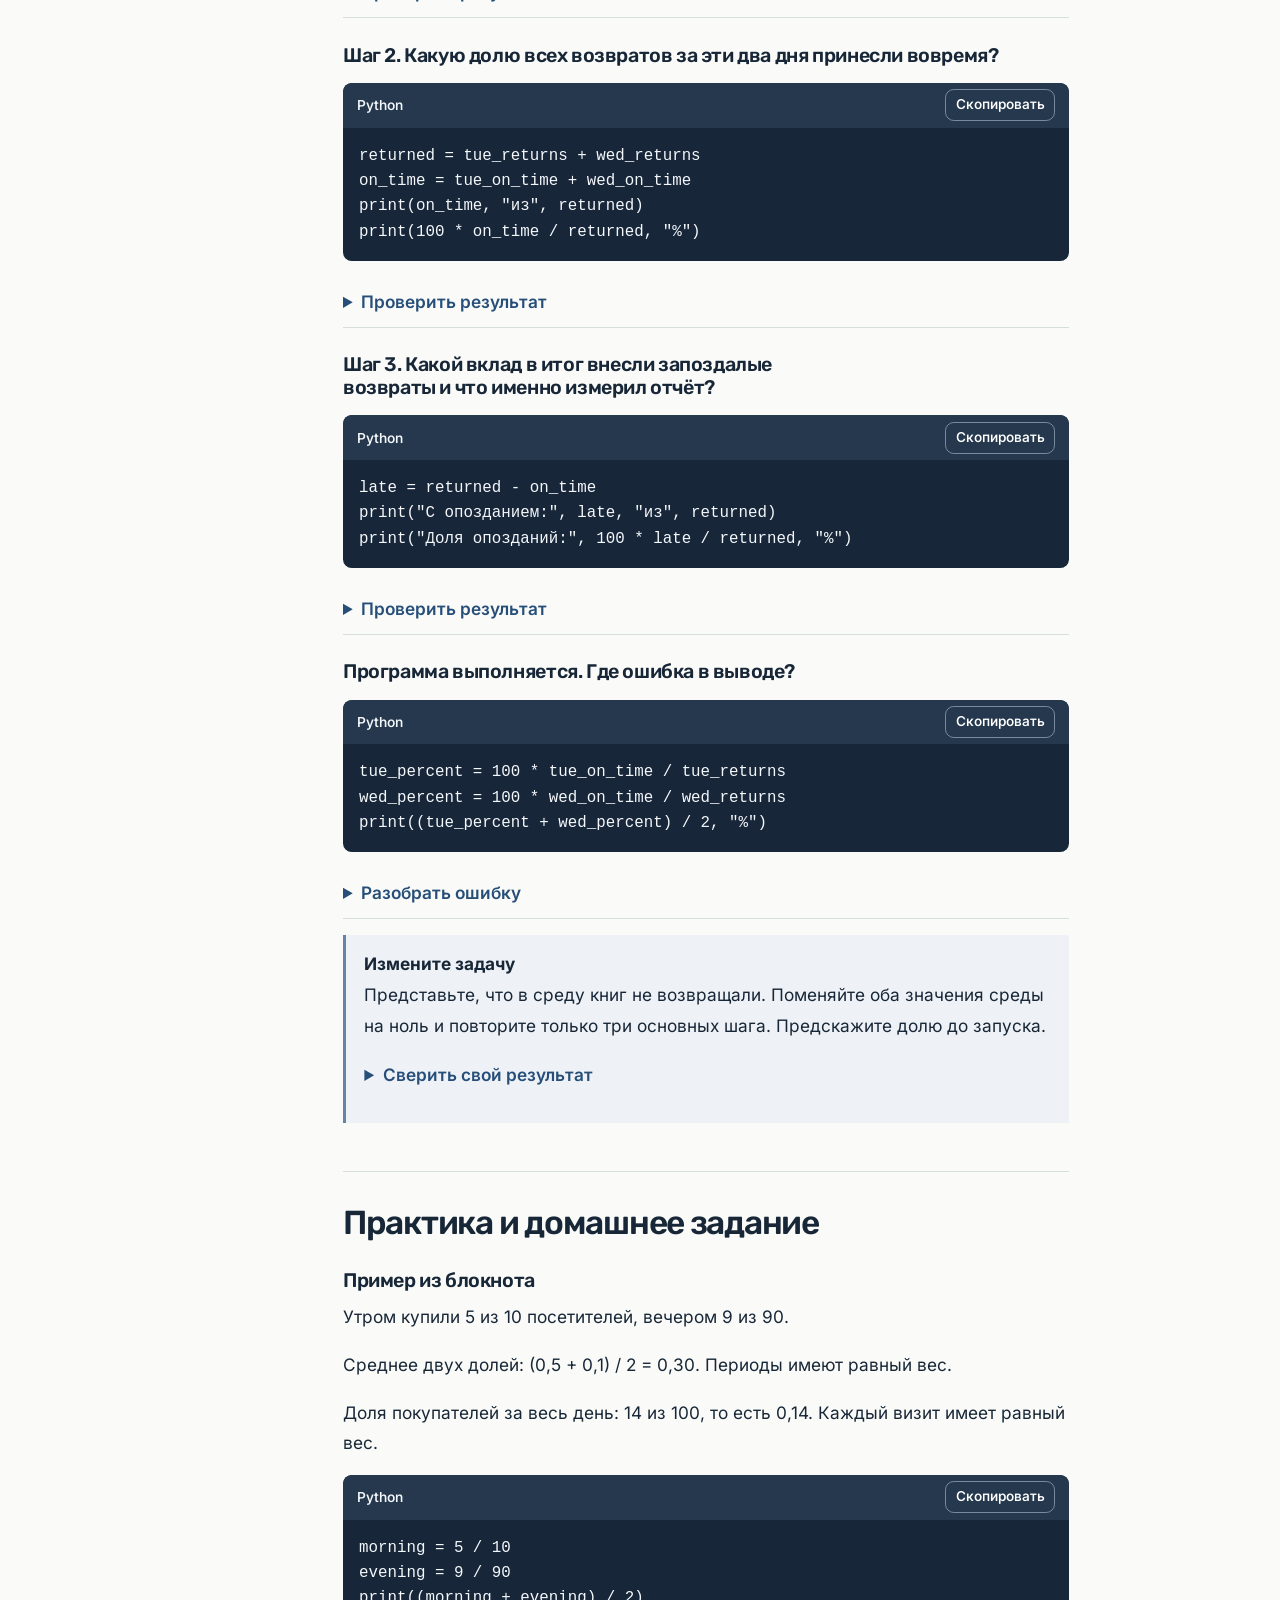
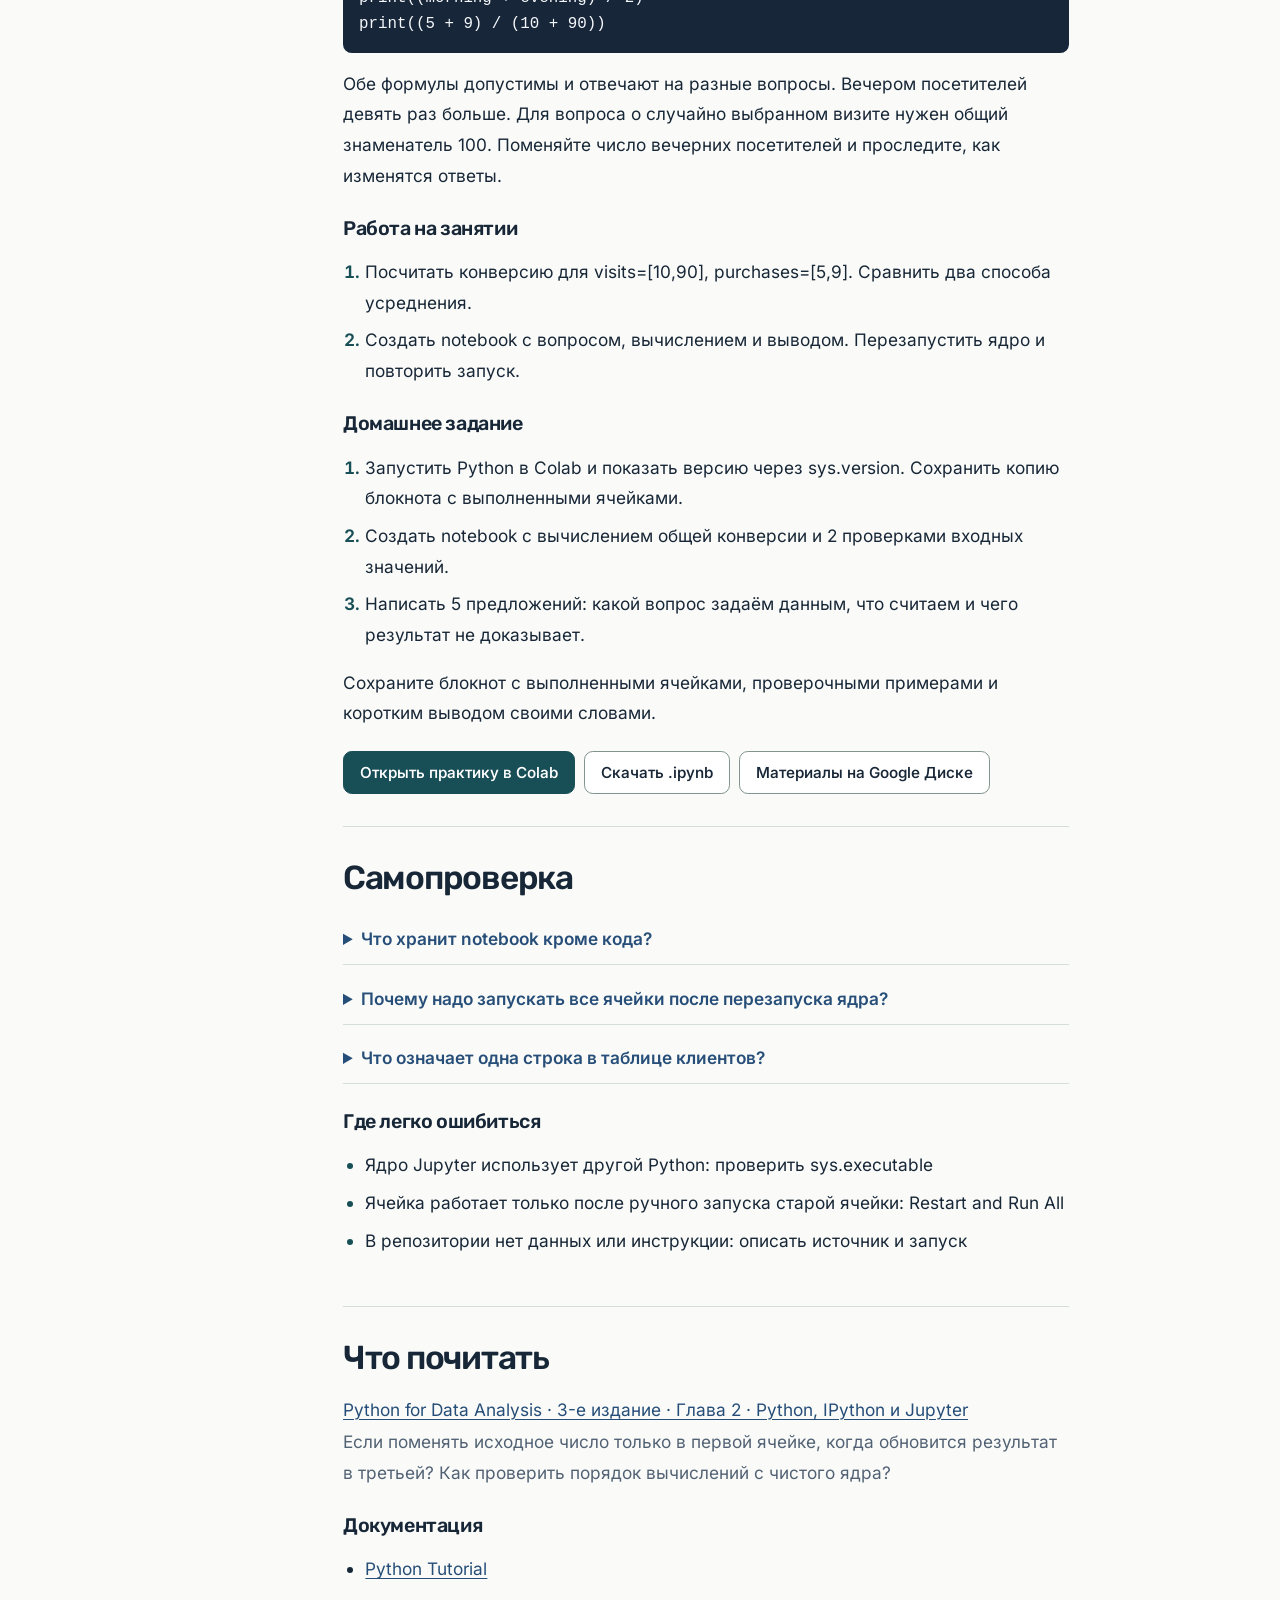
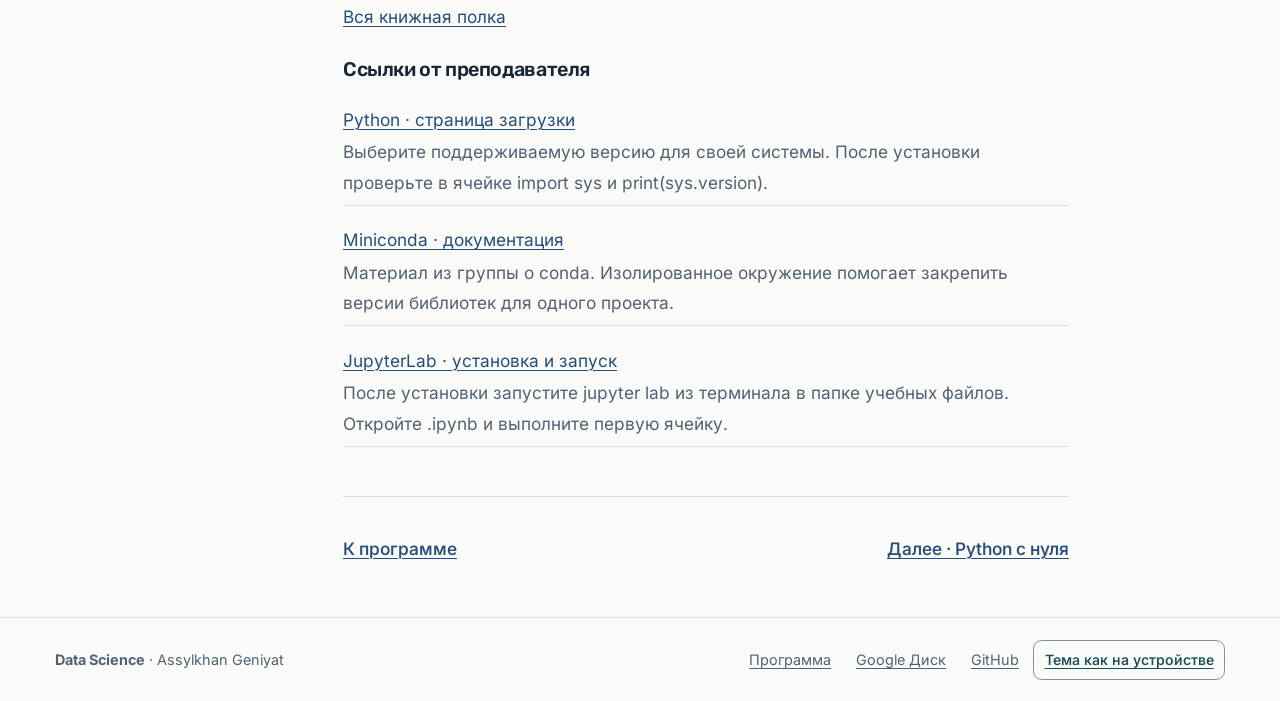
<file: lessons/01-course-setup.html>
<!doctype html>
<html lang="ru">
<head>
  <meta charset="utf-8">
  <meta name="viewport" content="width=device-width,initial-scale=1">
  <meta id="dark-chrome" name="theme-color" content="#1b272b" media="screen and (prefers-color-scheme: dark)">
  <meta name="theme-color" content="#ffffff">
  <meta name="description" content="Как превратить вопрос в измерение и проверить свой вывод.">
  <title>Что такое Data Science · Tech Orda / BrainCode</title>
  <link rel="icon" href="data:,">
  <link rel="stylesheet" href="../assets/fonts/fonts.css">
  <link rel="stylesheet" href="../assets/style.css?v=ec7466c483f1">
  <link id="dark-palette" rel="stylesheet" href="../assets/dark.css?v=161d72ccf070" media="screen and (prefers-color-scheme: dark)">
  <noscript><style>.theme-toggle, .theme-system { display: none; }</style></noscript>
  <script src="../assets/theme.js?v=c96073bb852b"></script>
  <script src="../assets/site.js?v=9730c80c8783" defer></script>
</head>
<body data-page="lesson">
  <a class="skip" href="#content">К содержанию</a>
  <header class="mast"><div class="wrap mast-inner">
    <a class="brand" href="../index.html?v=a04a9e30a524"><strong>BrainCode</strong><span class="partners">Astana Hub · Tech Orda</span></a>
    <nav aria-label="Навигация курса"><a href="../index.html?v=a04a9e30a524">Главная</a><a href="../lessons/index.html?v=a04a9e30a524" aria-current="location">Программа</a><a href="../books.html?v=a04a9e30a524">Книги</a><a href="../materials.html?v=a04a9e30a524">Материалы</a></nav>
    <button class="theme-toggle" id="theme-toggle" type="button" aria-label="Тёмная тема" aria-pressed="false" title="Переключить тему">
      <span aria-hidden="true" class="theme-moon">☾</span><span aria-hidden="true" class="theme-sun">☀︎</span>
    </button>
  </div></header>
  <main id="content" class="wrap" tabindex="-1"><header class="lesson-head"><div class="eyebrow"><a href="index.html?v=a04a9e30a524">Программа</a> &nbsp;/&nbsp; Занятие 01</div><h1>Что такое Data Science</h1><p class="intro">Как превратить вопрос в измерение и проверить свой вывод.</p><div class="actions"><a href="https://colab.research.google.com/github/kuromi1kow/braincode-data-science/blob/main/notebooks/01-course-setup.ipynb" class="btn primary">Открыть в Colab</a><a href="#practice" class="btn">К практике</a></div></header><div class="layout"><aside class="rail"><details class="section-menu" open>
      <summary>Содержание</summary><nav aria-label="Содержание страницы"><a href="#start">С чего начать</a><a href="#book-text">Из книги</a><a href="#case">Разбор задачи</a><a href="#deeper">Подробный разбор</a><a href="#code">Код по шагам</a><a href="#workshop">Лаборатория</a><a href="#practice">Практика и ДЗ</a><a href="#quiz">Самопроверка</a><a href="#reading">Что почитать</a></nav>
<div class="reader-tools" hidden>
        <span class="smallcap">Размер текста</span>
        <div class="type-buttons">
          <button id="normal-type" aria-pressed="true" type="button">Обычный</button>
          <button id="large-type" aria-pressed="false" type="button">Крупный</button>
        </div>
      </div></details></aside><article class="reading"><section id="start"><h2>С чего начать</h2><p>Data Science помогает отвечать на вопросы по данным и проверять прогнозы. За курс вы подготовите анализ данных и несколько воспроизводимых проектов.</p><h3>С чего начинается исследование</h3><p>Представьте, что заведующий столовой спрашивает, стоит ли открыть вторую кассу. Таблица чеков подскажет, когда пробивали покупки. Чтобы ответить именно про очереди, понадобятся ещё время прихода и время начала обслуживания. Если посетитель ушёл, не купив обед, в чеках его вообще нет. Выбор данных начинается с вопроса, на который вы хотите ответить.</p><p>Запишите единицу наблюдения: один визит одного посетителя. Для каждого визита измерьте ожидание в минутах, а для прогноза сохраните ещё день и час. Теперь сосед по группе сможет собрать вторую таблицу по тем же правилам. Когда вы опишете результат, укажите место, период и количество наблюдений.</p><dl><dt class="term">Табличная строка</dt><dd>Одно наблюдение по выбранным правилам.</dd><dt class="term">Признак</dt><dd>Свойство наблюдения, например час прихода.</dd><dt class="term">Блокнот</dt><dd>Документ с исполняемыми ячейками кода и текстовыми ячейками для вывода. В Colab нажмите кнопку запуска слева от ячейки или Shift + Enter.</dd></dl><div class="notes"><strong>Первый запуск в Colab</strong><p>Нажмите «Открыть в Colab», затем кнопку подключения к среде. Запускайте ячейки по очереди через Shift + Enter. Для редактирования и сохранения выберите в меню «Файл» пункт сохранения копии на Диске. Если работаете в Jupyter, скачайте .ipynb по соседней ссылке.</p></div></section><section id="book-text"><h2>Читаем фрагмент книги</h2><div class="book-excerpt"><div class="smallcap">Перевод для курса</div><h3>Сначала уточните задачу</h3><blockquote><p>«Мне нужна программа, которая создаёт резервную копию всех моих важных файлов». Хотя задача проста, сведений для начала работы недостаточно. Нужен дополнительный анализ. Например, как указать, какие файлы копировать? В каком виде они будут храниться? Где они будут храниться?</p></blockquote><p class="credit">Оригинал и перевод этого отрывка · <a href="https://github.com/swaroopch/byte-of-python/blob/84f4dd8d6f09836fa58226eaafe922b8a7baabc6/problem_solving.md#L9">Swaroop Chitlur · A Byte of Python</a> · <a href="https://creativecommons.org/licenses/by-sa/4.0/">CC BY-SA 4.0</a></p><details><summary>Прочитать английский оригинал</summary><div lang="en"><p>I want a program which creates a backup of all my important files.</p><p>Although, this is a simple problem, there is not enough information for us to get started with the solution. A little more analysis is required. For example, how do we specify which files are to be backed up? How are they stored? Where are they stored?</p></div></details></div><h3>Как это проверить</h3><p>В исследовании запрос «посчитай успеваемость» такой же неполный. Сначала запишите, чьи результаты берёте, за какой период и что делать с пропусками. Две разные договорённости о пропуске могут дать два разных средних при одинаковом коде.</p></section><section id="case"><h2>Как проверить, что сосед по парте получит ваш результат?</h2><p>У кофейни два окна выдачи. У первого 12 из 20 заказов забрали за пять минут, у второго 6 из 10. Прежде чем открыть редактор, запишите вопрос в первой текстовой ячейке ноутбука. Нас интересует доля быстрых заказов среди всех выданных за утро. Одна запись соответствует одному заказу. Отменённые до выдачи заказы в этот расчёт не входят.</p><p>В ячейке с кодом сохраните четыре исходных числа. Сложите количества быстрых заказов, затем сложите количества выданных. Деление 18 на 30 даёт 0,6. Рядом подпишите единицы и период наблюдения. Если сохранить лишь число 60, следующий читатель не поймёт, идёт ли речь о процентах, минутах или заказах.</p><p>Теперь представьте, что вы заменили 6 на 8 и выполнили только последнюю ячейку с печатью. На экране может остаться старый ответ, потому что промежуточная сумма хранится в памяти. Перезапустите ядро, выполните ячейки сверху вниз и сверьте ответ с ручным расчётом. Та же проверка пригодится для большого отчёта, где внешне правдоподобное число мало говорит о правильности вычислений.</p><div class="notes"><strong>Проверьте рассуждение</strong><p>Какой результат должен увидеть другой студент после изменения 6 на 8?</p><details><summary>Сверить ответ</summary><p>20 быстрых из 30 выданных, то есть примерно 66,7 %. Первоначальный результат 60 % служит проверкой для старых исходных данных.</p></details></div></section><section id="deeper"><h2>Подробный разбор</h2><ol class="inside-toc"><li><a href="#chapter-1">Что в журнале считать одной попыткой?</a></li><li><a href="#chapter-2">Почему высокий рейтинг ещё не означает довольное большинство?</a></li><li><a href="#chapter-3">Как составить план первого исследования до сбора чисел?</a></li></ol><div class="unit" id="chapter-1"><h3>Что в журнале считать одной попыткой?</h3><p>Велопрокат хочет узнать, насколько часто клиенту удаётся открыть замок с первого раза. Приложение записывает каждое нажатие кнопки. Пока студент описывает такую таблицу словами «у меня есть данные о поездках», важное различие остаётся незаметным. У одного человека одна поездка может породить три строки журнала, а неудачная попытка взять велосипед вообще не превратится в поездку. Нарисуйте три разных объекта: нажатие, обращение за велосипедом и состоявшуюся поездку. Для каждого задайте вопрос, который можно было бы исследовать.</p><p>Возьмём три обращения. В первом замок открылся при первом нажатии. Во втором первое нажатие завершилось ошибкой, следующее сработало. В третьем человек один раз попробовал открыть замок, получил ошибку и ушёл. Таблица ниже содержит четыре строки журнала. Если считать долю успешных нажатий, получится 2 из 4. Если считать обращения с успехом при первой попытке, получится 1 из 3. Для целей ремонта замков эти показатели отвечают на разные вопросы.</p><p>Чтобы воспроизвести второй расчёт, сохраните идентификатор обращения, порядковый номер попытки и её исход. Идентификатора велосипеда недостаточно: на одном велосипеде сегодня могут пытаться уехать несколько раз. Если номера обращения в журнале нет, договоритесь о сборе этого поля или подробно опишите приближённое правило объединения событий.</p><div class="scroll-table"><table><caption>Что в журнале считать одной попыткой?</caption><thead><tr><th scope="col">Обращение</th><th scope="col">Нажатие по счёту</th><th scope="col">Исход</th></tr></thead><tbody><tr><td>A</td><td>1</td><td>Успех</td></tr><tr><td>B</td><td>1</td><td>Ошибка</td></tr><tr><td>B</td><td>2</td><td>Успех</td></tr><tr><td>C</td><td>1</td><td>Ошибка</td></tr></tbody></table></div><div class="checkpoint"><strong>Остановитесь и проверьте себя</strong><p>Какая доля обращений всё-таки завершилась получением велосипеда?</p><details><summary>Разобрать ответ</summary><p>В обращениях A и B есть хотя бы одно успешное нажатие, в C успеха нет. Всего 2 из 3, или около 66,7 %.</p></details></div></div><div class="unit" id="chapter-2"><h3>Почему высокий рейтинг ещё не означает довольное большинство?</h3><p>После занятия библиотека отправила анкету ста посетителям. Оценку поставили двадцать человек: восемнадцать выбрали «понравилось», двое выбрали «не понравилось». Отношение 18 к 20 описывает тех, кто ответил. Посмотрим, можно ли опубликовать заголовок «90 % посетителей понравилось занятие». Для этого нужно знать, похоже ли мнение ответивших людей на мнение остальных восьмидесяти. Высокая доля положительных ответов сама по себе ничего об этом сходстве не сообщает.</p><p>Рассмотрите два предельно разных сценария. Если все восемьдесят молчавших остались недовольны, всего довольных 18 из 100. Если все они остались довольны, всего довольных 98 из 100. Это пределы, совместимые с результатом анкеты, а не прогнозы того, сколько людей действительно довольны. Увеличение числа десятичных знаков у вычисленных 90 % не сузит этот разрыв.</p><p>Для следующего занятия можно предложить анонимный короткий вопрос сразу при выходе и записывать, сколько посетителей отказались отвечать. Обсудите, кому и такой способ неудобен. Например, те, кто ушёл раньше, могут снова пропустить опрос. В отчёте назовите период, число приглашённых, число ответов и оценку среди ответивших. Четыре коротких уточнения меняют то, какие выводы читатель вправе сделать.</p><div class="checkpoint"><strong>Остановитесь и проверьте себя</strong><p>Какой заголовок точно согласуется с двадцатью полученными ответами?</p><details><summary>Разобрать ответ</summary><p>«18 из 20 ответивших положительно оценили занятие. Из 100 приглашённых ответили 20». Мнение остальных пока неизвестно.</p></details></div></div><div class="unit" id="chapter-3"><h3>Как составить план первого исследования до сбора чисел?</h3><p>Организаторы кружка заметили, что ноутбуки иногда разряжаются до конца занятия. Хочется выяснить, хватает ли им заряда на обычные девяносто минут. Запишите, для какого решения вам нужен результат. Например, организатор хочет подготовить запасные зарядки к следующей встрече в этом кабинете. Такая цель помогает выбрать, какие данные собирать и от каких громких выводов придётся воздержаться.</p><p>Одна строка будет соответствовать одному ноутбуку на одном занятии. Запишите условный номер устройства без фамилии владельца, заряд в начале, длительность наблюдения и факт вынужденного подключения к розетке. Если наблюдение прекратилось через час, пометьте его отдельно. Отсутствие проблемы в первые шестьдесят минут ничего не говорит об оставшихся тридцати. Когда устройства работают с подключённым питанием с самого начала, обозначайте это состояние явно.</p><p>Проведите пробный сбор для трёх строк. Одно устройство не потребовало зарядки за девяносто минут, второе разрядилось через семьдесят минут, третье наблюдали только сорок минут. Теперь вы можете сообщить один подтверждённый случай и показать, почему исход третьего неизвестен. После пробного сбора исправьте двусмысленные названия полей и уточните правила. Это дешевле, чем заново расспрашивать группу после месяца занятий.</p><div class="checkpoint"><strong>Остановитесь и проверьте себя</strong><p>Какое дополнительное поле понадобится, если на следующей неделе вы захотите сравнить два разных задания?</p><details><summary>Разобрать ответ</summary><p>Запишите тип выполняемого задания для каждого наблюдения. При сравнении проверьте ещё стартовый заряд и состав устройств: эти различия тоже могли повлиять на результат.</p></details></div></div></section><section id="code"><h2>Код по шагам</h2><p>Перед запуском прочитайте пример и запишите, что появится на экране. Затем откройте вывод под кодом и сравните со своим ответом.</p><h3>Что происходит при запуске ячейки?</h3><p>В блокноте можно вычислять результат и сразу выводить его на экран. Запустите две строки вместе и проследите, в каком порядке появятся ответы.</p><div class="codebox"><div class="codebar"><span>Python</span><button type="button" aria-label="Скопировать пример кода">Скопировать</button></div><pre><code>print(&quot;Заказы за день&quot;)
print(12 + 8)</code></pre></div><details><summary>Показать вывод и объяснение</summary><pre class="out">Заказы за день
20</pre><p>Команда print показывает то, что стоит в скобках. В первой строке кавычки обозначают текст, поэтому слова появятся на экране без кавычек. Во второй строке Python сначала сложит числа, а затем покажет сумму.</p></details><h3>Сколько стоит весь заказ?</h3><p>Покупатель взял три бутылки воды по 200 тенге и один сэндвич за 650. Запишите расчёт одной строкой и заранее прикиньте, должна ли сумма превысить тысячу.</p><div class="codebox"><div class="codebar"><span>Python</span><button type="button" aria-label="Скопировать пример кода">Скопировать</button></div><pre><code>print(3 * 200 + 650)</code></pre></div><details><summary>Показать вывод и объяснение</summary><pre class="out">1250</pre><p>Звёздочка обозначает умножение. Оно выполняется раньше сложения, поэтому три бутылки дают 600, а сэндвич добавляет ещё 650. Это стоимость одного заказа в тенге.</p></details><h3>Какую долю посетителей мы посчитали?</h3><p>Утром зашли 20 человек и купили товар четверо. Вечером зашли 80 человек и купили ещё шестеро. Найдём процент покупателей среди всех посетителей за день.</p><div class="codebox"><div class="codebar"><span>Python</span><button type="button" aria-label="Скопировать пример кода">Скопировать</button></div><pre><code>print((4 + 6) / (20 + 80) * 100)</code></pre></div><details><summary>Показать вывод и объяснение</summary><pre class="out">10.0</pre><p>В первых скобках мы сложили покупателей, во вторых всех посетителей. Косая черта делит 10 на 100, затем умножение на 100 переводит долю в проценты. В выводе 10.0 обозначает десять процентов, а точка связана с тем, что деление вернуло дробное число.</p></details></section><section id="workshop"><h2>Лаборатория · Пункт проката: насколько часто возвращают книги вовремя?</h2><p>Пункт проката попросил оценить, сработает ли напоминание о возврате. Пока у нас есть только журнал за два дня до рассылки. Сначала выясним, какую долю возвращённых книг принесли вовремя. Затем решим, что из этого можно рассказать о напоминаниях.</p><div class="notes"><strong>Исходные данные</strong><p>Во вторник вернули 8 книг, из них 6 вовремя. В среду вернули 2 книги, из них 1 вовремя. Каждая книга входит в журнал один раз, в фактический день возврата. Это учебные данные. Все три шага выполняйте сверху вниз в одном блокноте.</p></div><a href="https://colab.research.google.com/github/kuromi1kow/braincode-data-science/blob/main/notebooks/01-course-setup-workshop.ipynb" class="btn primary">Запустить лабораторию в Colab</a><h3>Шаг 1. Сколько книг вернули с опозданием в каждый день?</h3><div class="codebox"><div class="codebar"><span>Python</span><button type="button" aria-label="Скопировать пример кода">Скопировать</button></div><pre><code>tue_returns = 8
tue_on_time = 6
wed_returns = 2
wed_on_time = 1
print(tue_returns - tue_on_time, wed_returns - wed_on_time)</code></pre></div><details><summary>Проверить результат</summary><pre class="out">2 1</pre><p>В журнале у вернувшейся книги один из двух исходов. Если из всех возвратов за день вычесть своевременные, останутся запоздалые. Быстрая сверка по дням помогает заметить ошибку ввода, например отрицательный остаток.</p></details><h3>Шаг 2. Какую долю всех возвратов за эти два дня принесли вовремя?</h3><div class="codebox"><div class="codebar"><span>Python</span><button type="button" aria-label="Скопировать пример кода">Скопировать</button></div><pre><code>returned = tue_returns + wed_returns
on_time = tue_on_time + wed_on_time
print(on_time, &quot;из&quot;, returned)
print(100 * on_time / returned, &quot;%&quot;)</code></pre></div><details><summary>Проверить результат</summary><pre class="out">7 из 10
70.0 %</pre><p>Нас интересует отдельная возвращённая книга, поэтому у всех десяти книг одинаковый вес. У семи из них отметка «вовремя». Читателю нужны оба числа рядом с процентом: выборки из десяти и тысячи возвратов дают разное представление об объёме наблюдений.</p></details><h3>Шаг 3. Какой вклад в итог внесли запоздалые возвраты и что именно измерил отчёт?</h3><div class="codebox"><div class="codebar"><span>Python</span><button type="button" aria-label="Скопировать пример кода">Скопировать</button></div><pre><code>late = returned - on_time
print(&quot;С опозданием:&quot;, late, &quot;из&quot;, returned)
print(&quot;Доля опозданий:&quot;, 100 * late / returned, &quot;%&quot;)</code></pre></div><details><summary>Проверить результат</summary><pre class="out">С опозданием: 3 из 10
Доля опозданий: 30.0 %</pre><p>Три опоздания можно сверить с суммой 2 + 1 на первом шаге. Значения 70 % и 30 % описывают только вернувшиеся книги. По этому журналу нельзя узнать, сколько книг до сих пор на руках или как повлияла ещё не начатая рассылка.</p></details><h3>Программа выполняется. Где ошибка в выводе?</h3><div class="codebox"><div class="codebar"><span>Python</span><button type="button" aria-label="Скопировать пример кода">Скопировать</button></div><pre><code>tue_percent = 100 * tue_on_time / tue_returns
wed_percent = 100 * wed_on_time / wed_returns
print((tue_percent + wed_percent) / 2, &quot;%&quot;)</code></pre></div><details><summary>Разобрать ошибку</summary><pre class="out">62.5 %</pre><p>Среднее процентов даёт обоим дням равный вес, хотя во вторник наблюдений в четыре раза больше. Это ответ о среднем дневном показателе. Для доли книг за весь период используйте суммарные количества из второго шага.</p></details><div class="checkpoint"><strong>Измените задачу</strong><p>Представьте, что в среду книг не возвращали. Поменяйте оба значения среды на ноль и повторите только три основных шага. Предскажите долю до запуска.</p><details><summary>Сверить свой результат</summary><p>Основные шаги дадут 6 из 8 вовремя (75 %) и 2 из 8 с опозданием (25 %). Дневная доля среды при нуле возвратов не определена, поэтому вычисление из блока с ошибкой делило бы на ноль.</p></details></div></section><section id="practice"><h2>Практика и домашнее задание</h2><h3>Пример из блокнота</h3><p>Утром купили 5 из 10 посетителей, вечером 9 из 90.</p><p>Среднее двух долей: (0,5 + 0,1) / 2 = 0,30. Периоды имеют равный вес.</p><p>Доля покупателей за весь день: 14 из 100, то есть 0,14. Каждый визит имеет равный вес.</p><div class="codebox"><div class="codebar"><span>Python</span><button type="button" aria-label="Скопировать пример кода">Скопировать</button></div><pre><code>morning = 5 / 10
evening = 9 / 90
print((morning + evening) / 2)
print((5 + 9) / (10 + 90))</code></pre></div><p>Обе формулы допустимы и отвечают на разные вопросы. Вечером посетителей девять раз больше. Для вопроса о случайно выбранном визите нужен общий знаменатель 100. Поменяйте число вечерних посетителей и проследите, как изменятся ответы.</p><h3>Работа на занятии</h3><ol class="exercise"><li>Посчитать конверсию для visits=[10,90], purchases=[5,9]. Сравнить два способа усреднения.</li><li>Создать notebook с вопросом, вычислением и выводом. Перезапустить ядро и повторить запуск.</li></ol><h3>Домашнее задание</h3><ol class="exercise"><li>Запустить Python в Colab и показать версию через sys.version. Сохранить копию блокнота с выполненными ячейками.</li><li>Создать notebook с вычислением общей конверсии и 2 проверками входных значений.</li><li>Написать 5 предложений: какой вопрос задаём данным, что считаем и чего результат не доказывает.</li></ol><p>Сохраните блокнот с выполненными ячейками, проверочными примерами и коротким выводом своими словами.</p><div class="actions"><a href="https://colab.research.google.com/github/kuromi1kow/braincode-data-science/blob/main/notebooks/01-course-setup.ipynb" class="btn primary">Открыть практику в Colab</a><a href="../notebooks/01-course-setup.ipynb" class="btn">Скачать .ipynb</a><a href="https://drive.google.com/drive/folders/1K83MMSPBBTlHrZSS0A0OPjuO8QI8KvS7" class="btn">Материалы на Google Диске</a></div></section><section id="quiz"><h2>Самопроверка</h2><details><summary>Что хранит notebook кроме кода?</summary><p>Разметку, результаты и метаданные.</p></details><details><summary>Почему надо запускать все ячейки после перезапуска ядра?</summary><p>Чтобы проверить воспроизводимость и порядок зависимостей.</p></details><details><summary>Что означает одна строка в таблице клиентов?</summary><p>Одного клиента, если так определена единица наблюдения.</p></details><h3>Где легко ошибиться</h3><ul class="exercise"><li>Ядро Jupyter использует другой Python: проверить sys.executable</li><li>Ячейка работает только после ручного запуска старой ячейки: Restart and Run All</li><li>В репозитории нет данных или инструкции: описать источник и запуск</li></ul></section><section id="reading"><h2>Что почитать</h2><ul class="reading-list"><li><a href="https://wesmckinney.com/book/python-basics">Python for Data Analysis · 3-е издание · Глава 2 · Python, IPython и Jupyter</a><span>Если поменять исходное число только в первой ячейке, когда обновится результат в третьей? Как проверить порядок вычислений с чистого ядра?</span></li></ul><h3>Документация</h3><ul><li><a href="https://docs.python.org/3/tutorial/">Python Tutorial</a></li></ul><a href="../books.html?v=a04a9e30a524">Вся книжная полка</a><h3>Ссылки от преподавателя</h3><ul class="reading-list resource-list"><li><a href="https://www.python.org/downloads/">Python · страница загрузки</a><span>Выберите поддерживаемую версию для своей системы. После установки проверьте в ячейке import sys и print(sys.version).</span></li><li><a href="https://continuumio-docs.readthedocs-hosted.com/miniconda/">Miniconda · документация</a><span>Материал из группы о conda. Изолированное окружение помогает закрепить версии библиотек для одного проекта.</span></li><li><a href="https://jupyter.org/install">JupyterLab · установка и запуск</a><span>После установки запустите jupyter lab из терминала в папке учебных файлов. Откройте .ipynb и выполните первую ячейку.</span></li></ul></section><nav class="pager" aria-label="Между занятиями"><a href="index.html?v=a04a9e30a524">К программе</a><a href="02-python-types.html?v=a04a9e30a524">Далее · Python с нуля</a></nav></article></div></main>
  <footer class="foot"><div class="wrap foot-inner">
    <p><strong>Data Science</strong> · Assylkhan Geniyat</p>
    <nav aria-label="Ресурсы курса"><a href="../lessons/index.html?v=a04a9e30a524">Программа</a><a href="https://drive.google.com/drive/folders/1K83MMSPBBTlHrZSS0A0OPjuO8QI8KvS7">Google Диск</a><a href="https://github.com/kuromi1kow/braincode-data-science">GitHub</a><button class="theme-system" id="theme-system" type="button" aria-pressed="true">Тема как на устройстве</button></nav>
  </div></footer>
</body></html>
</file>
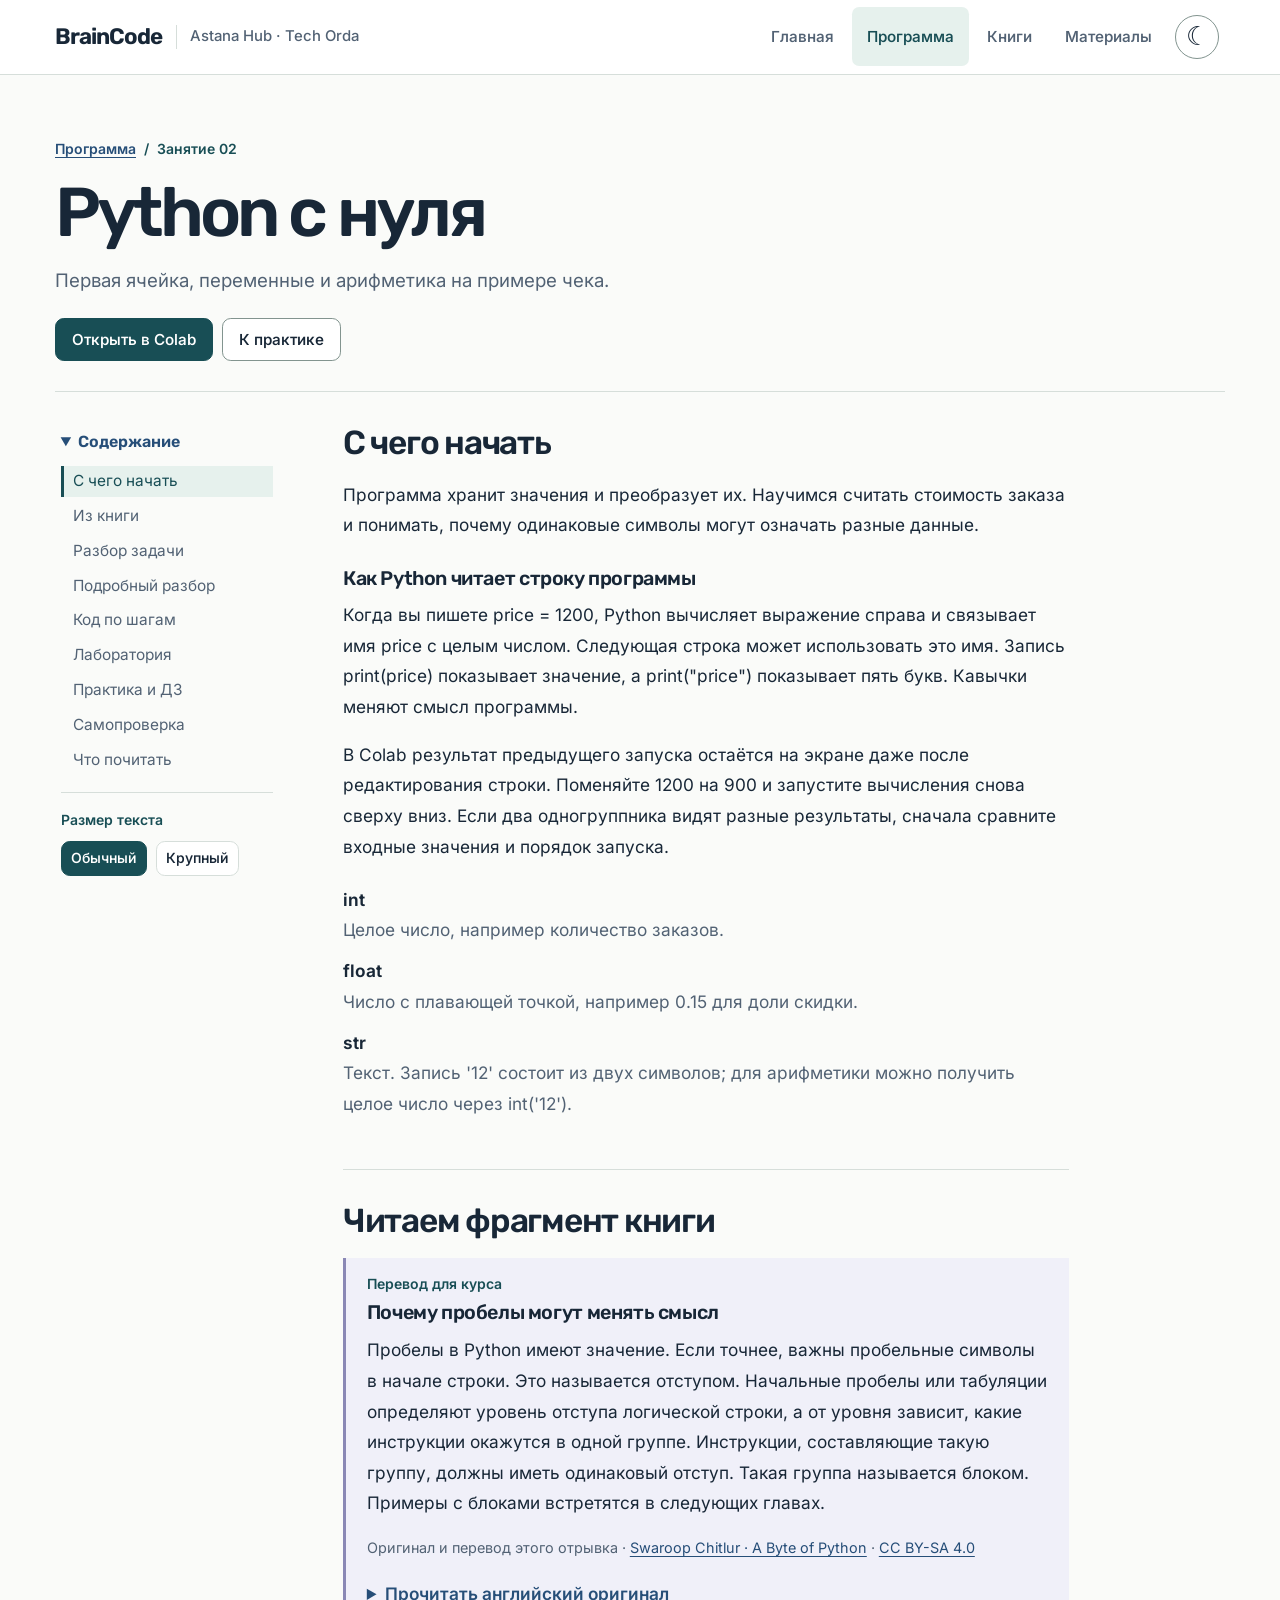
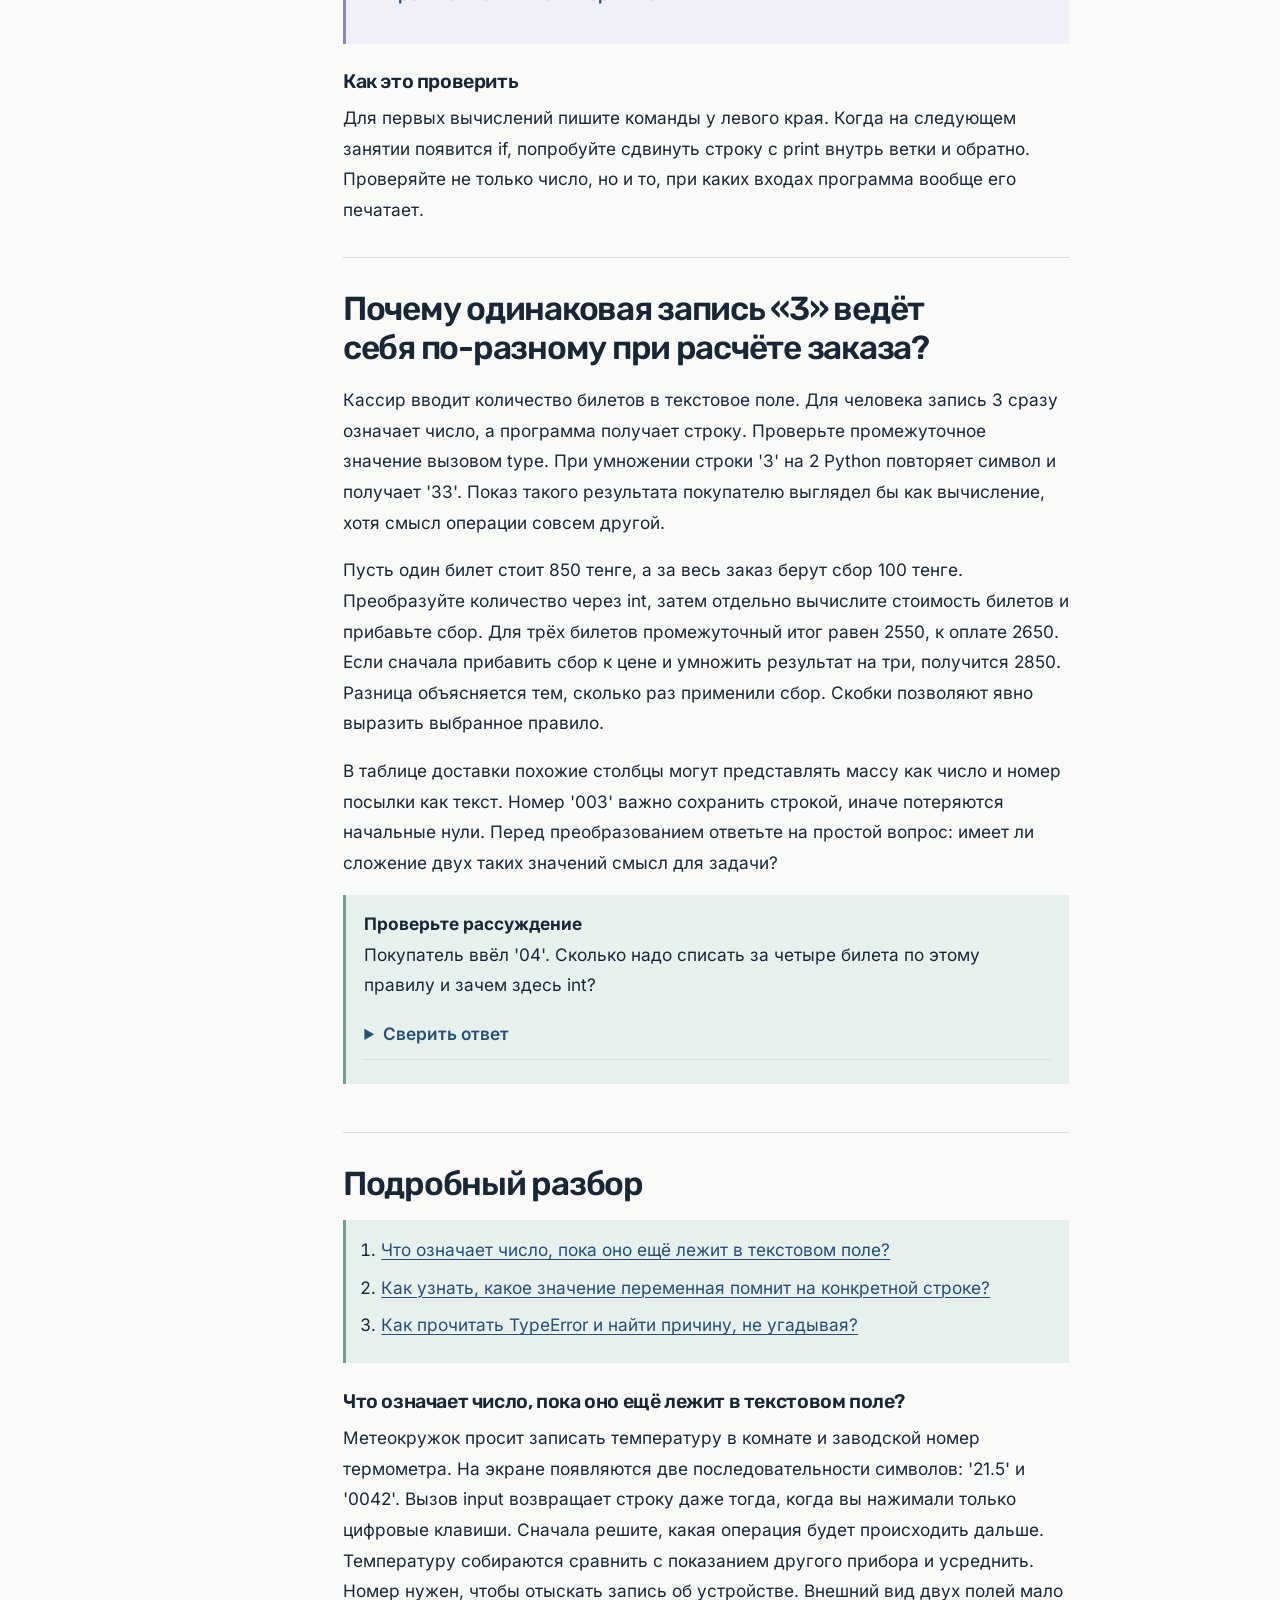
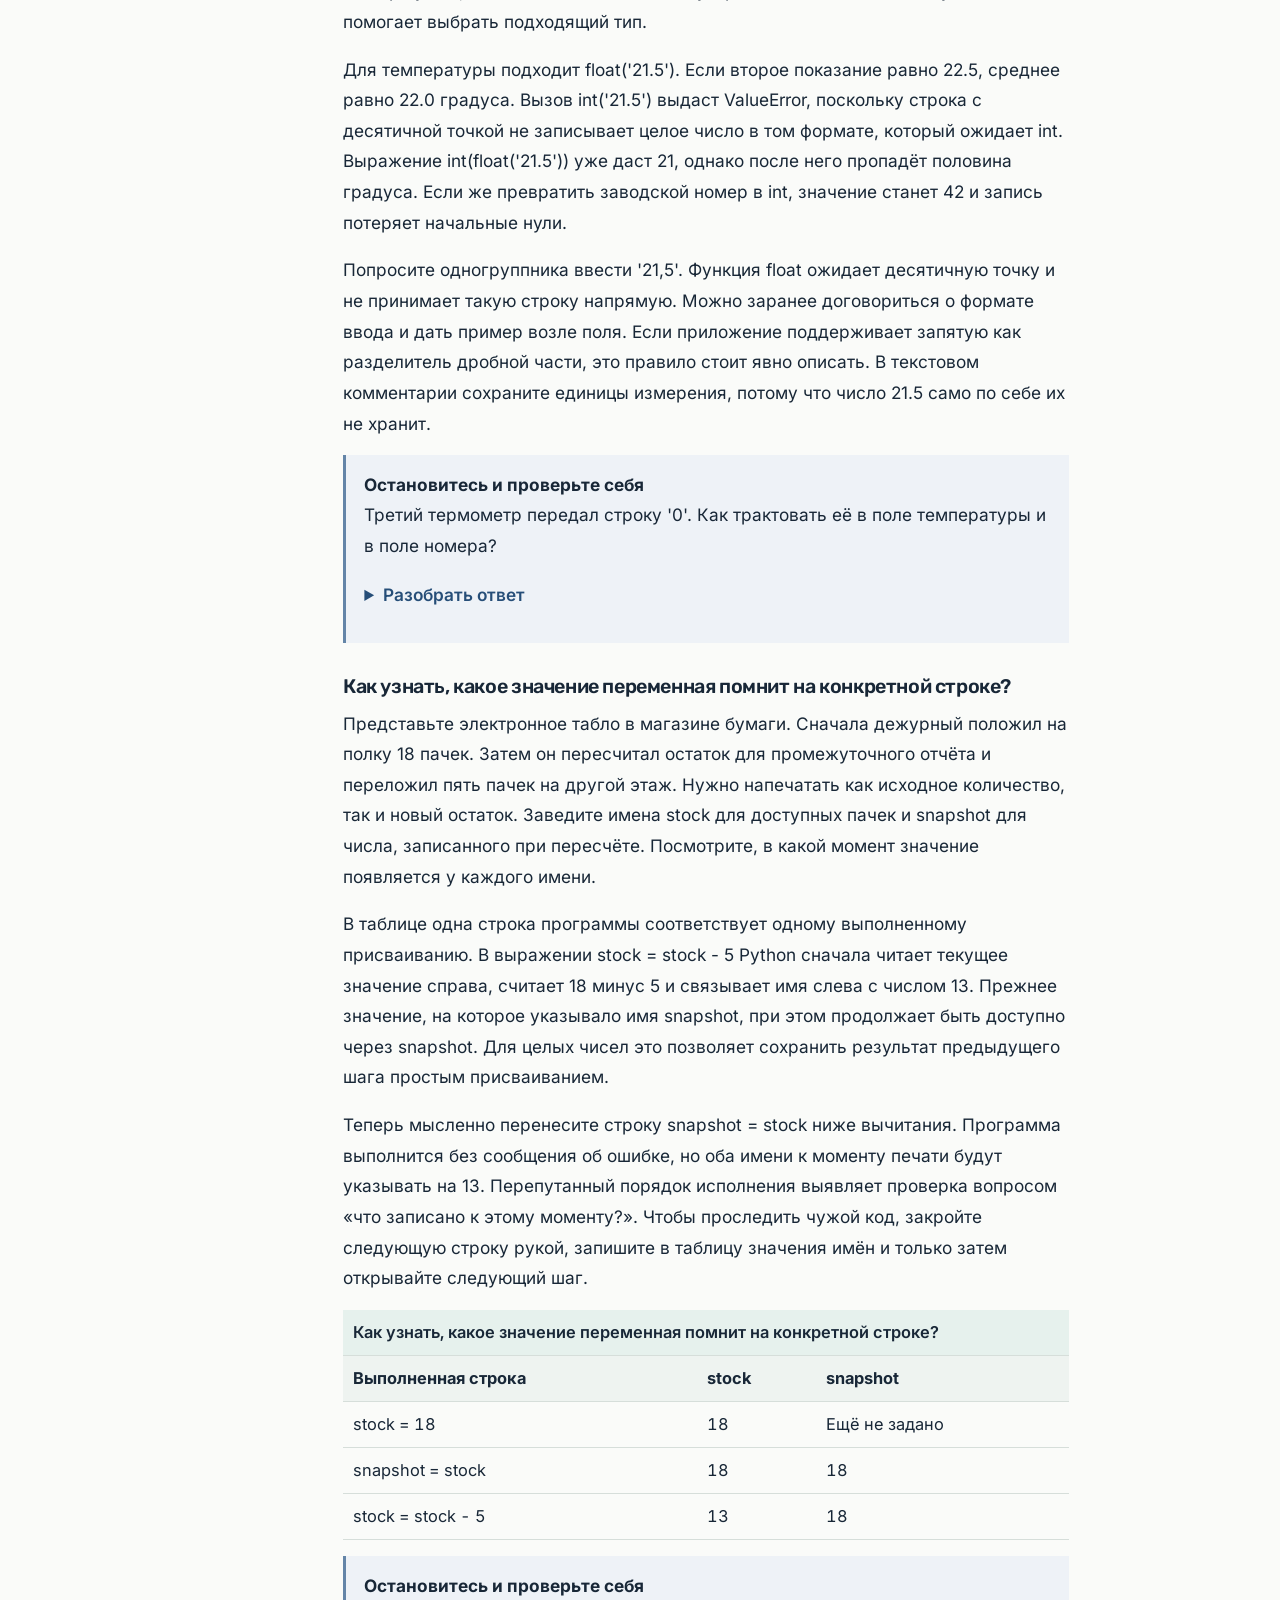
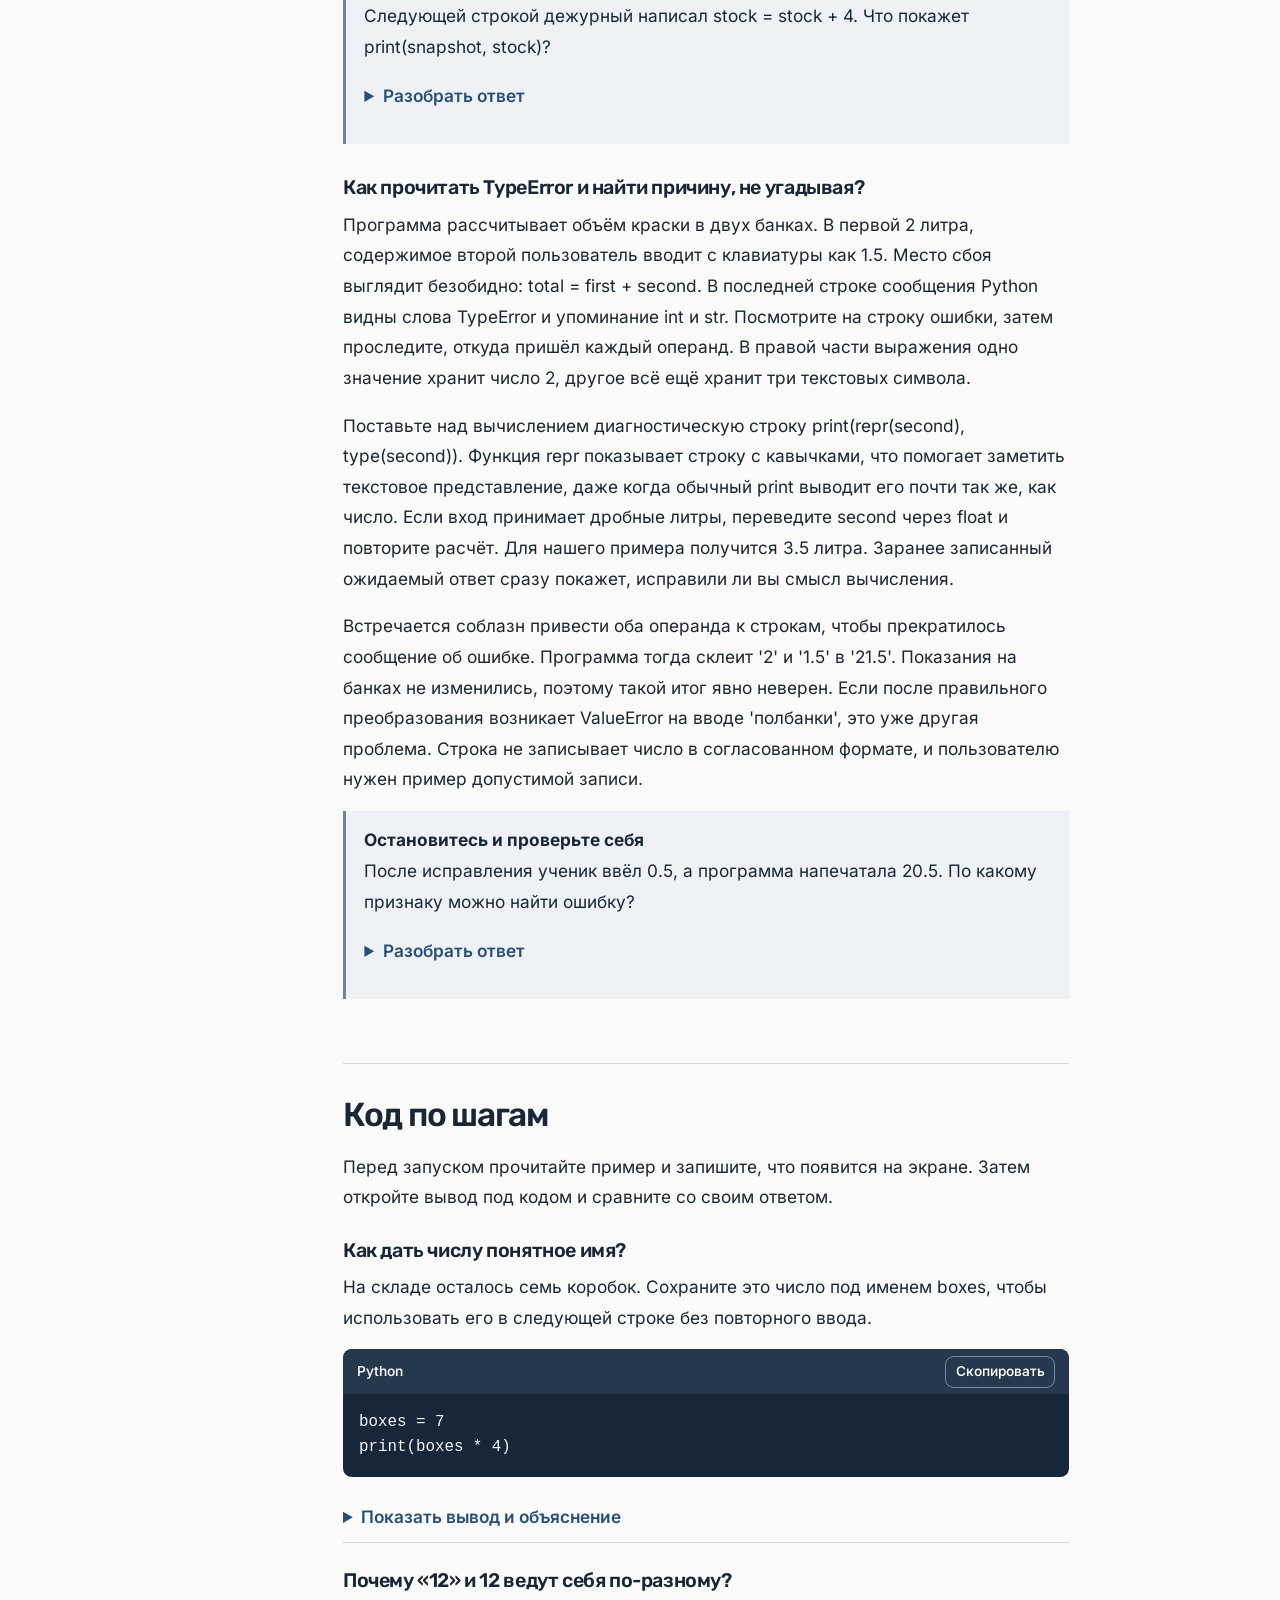
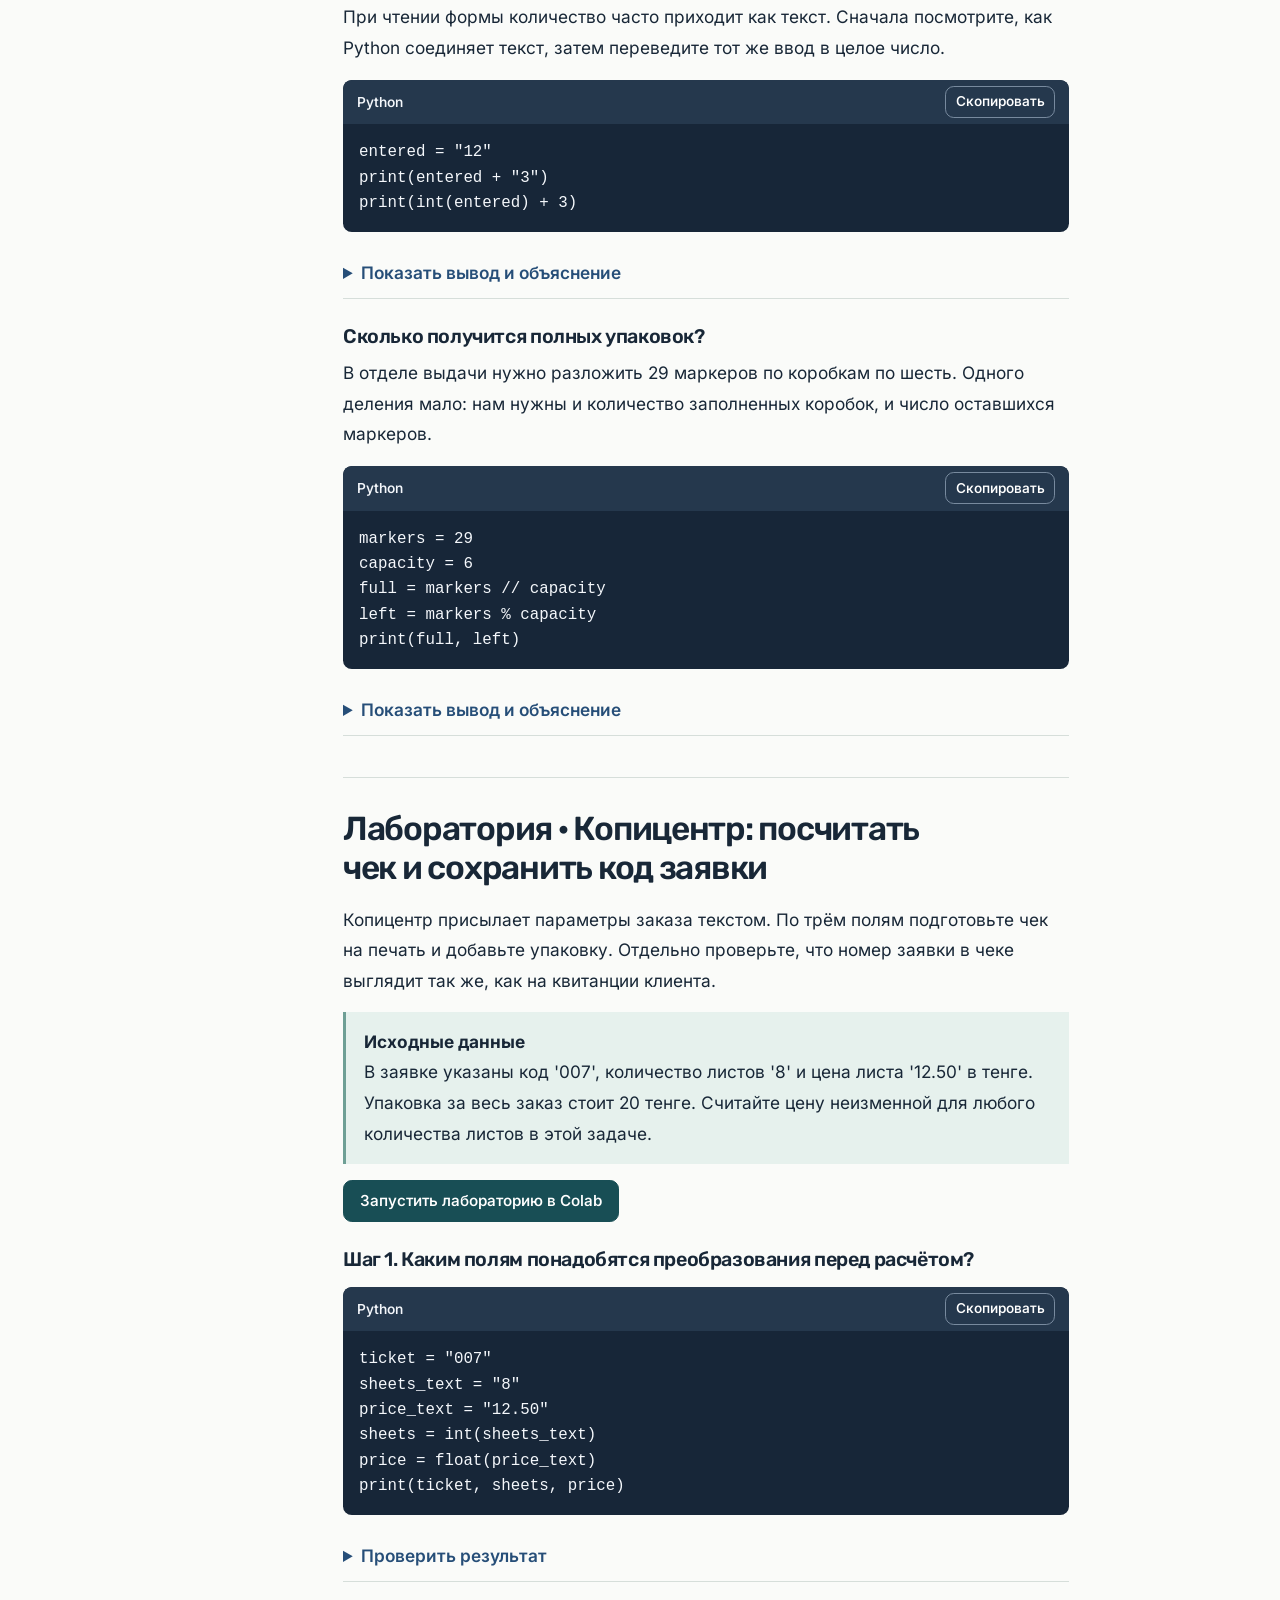
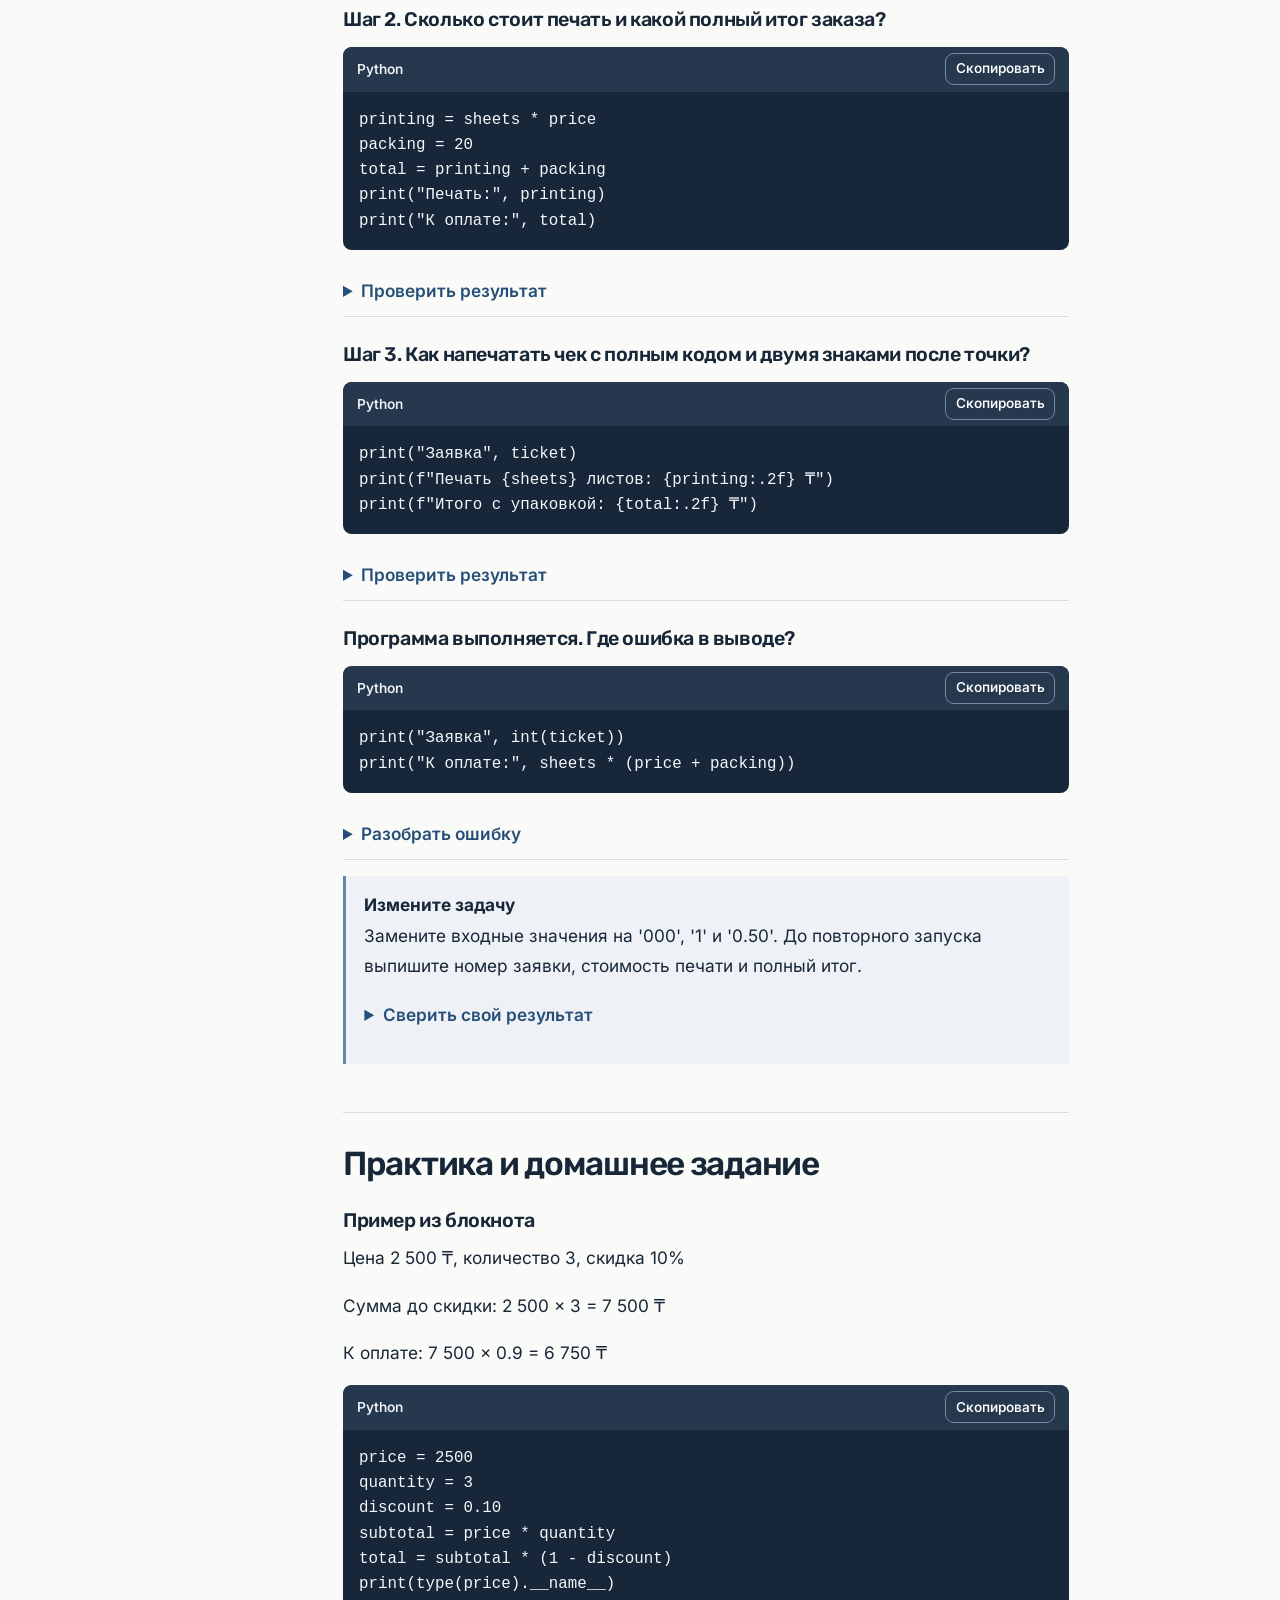
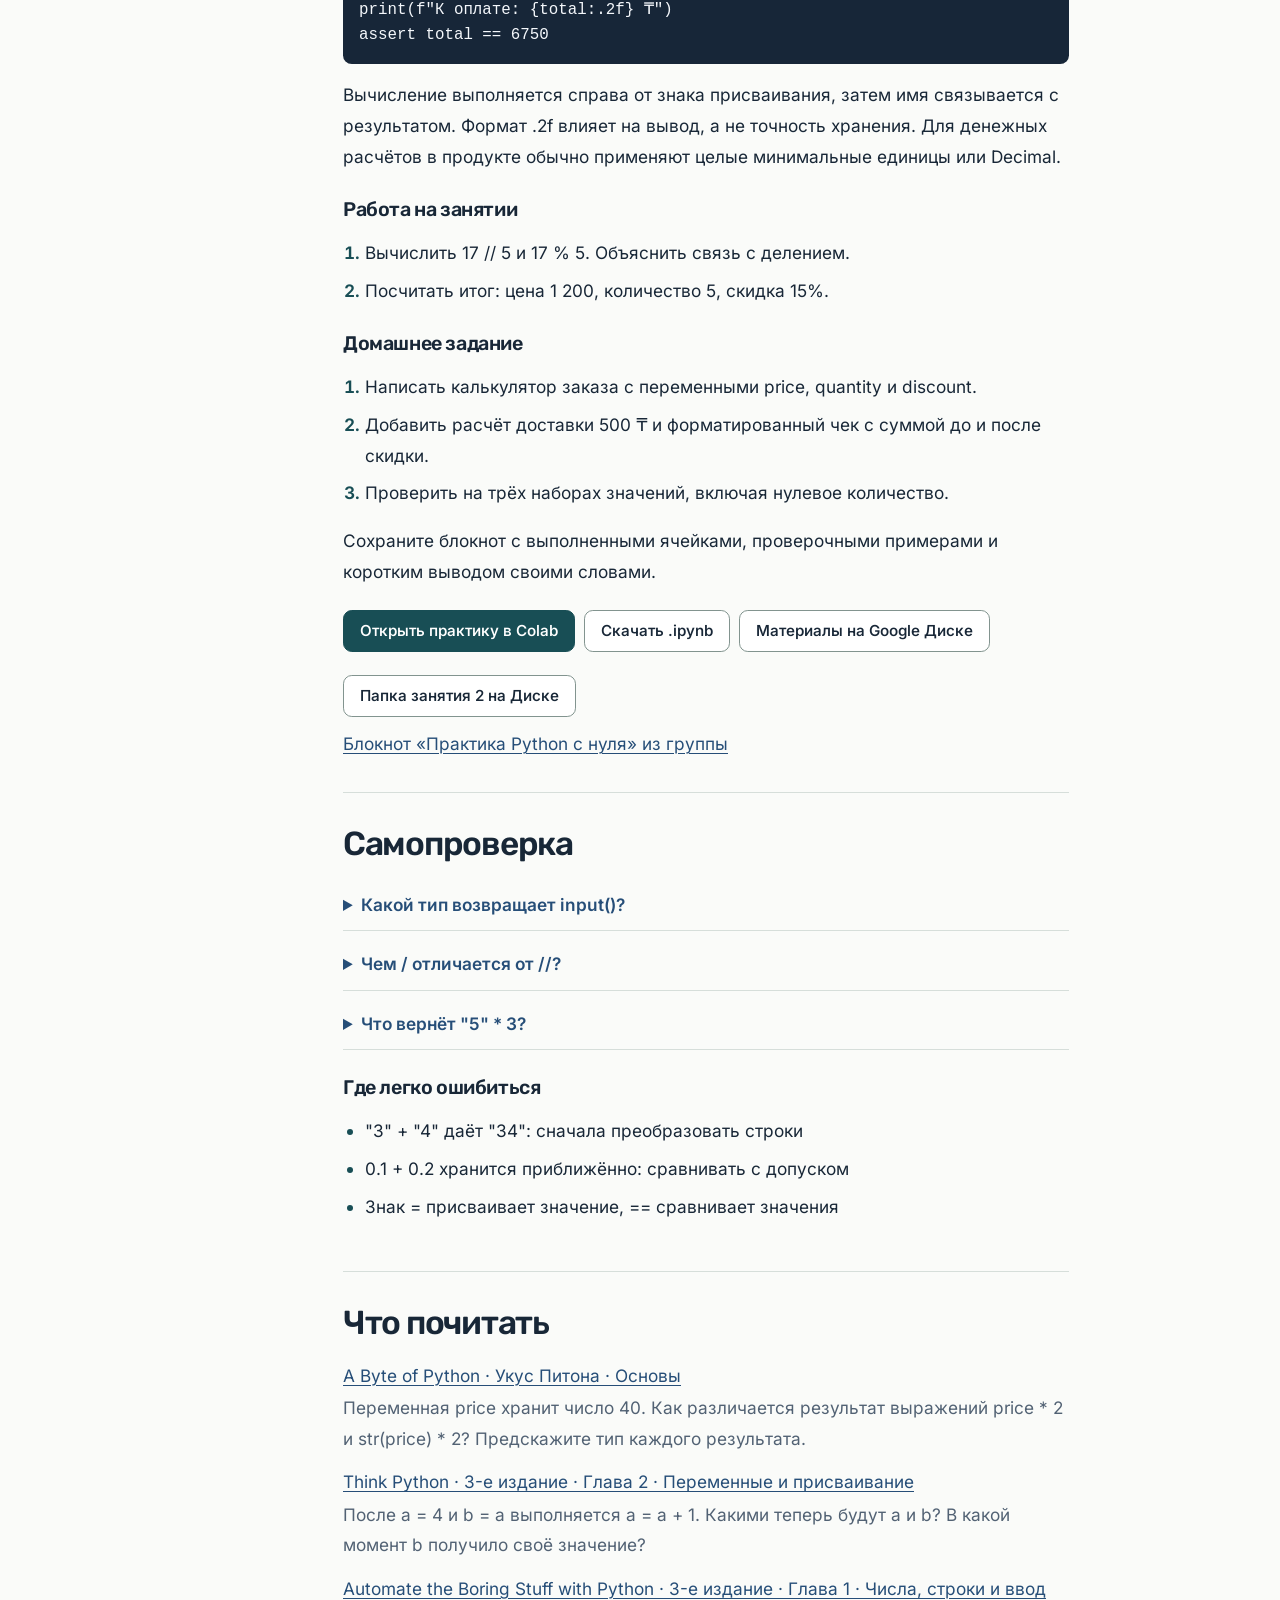
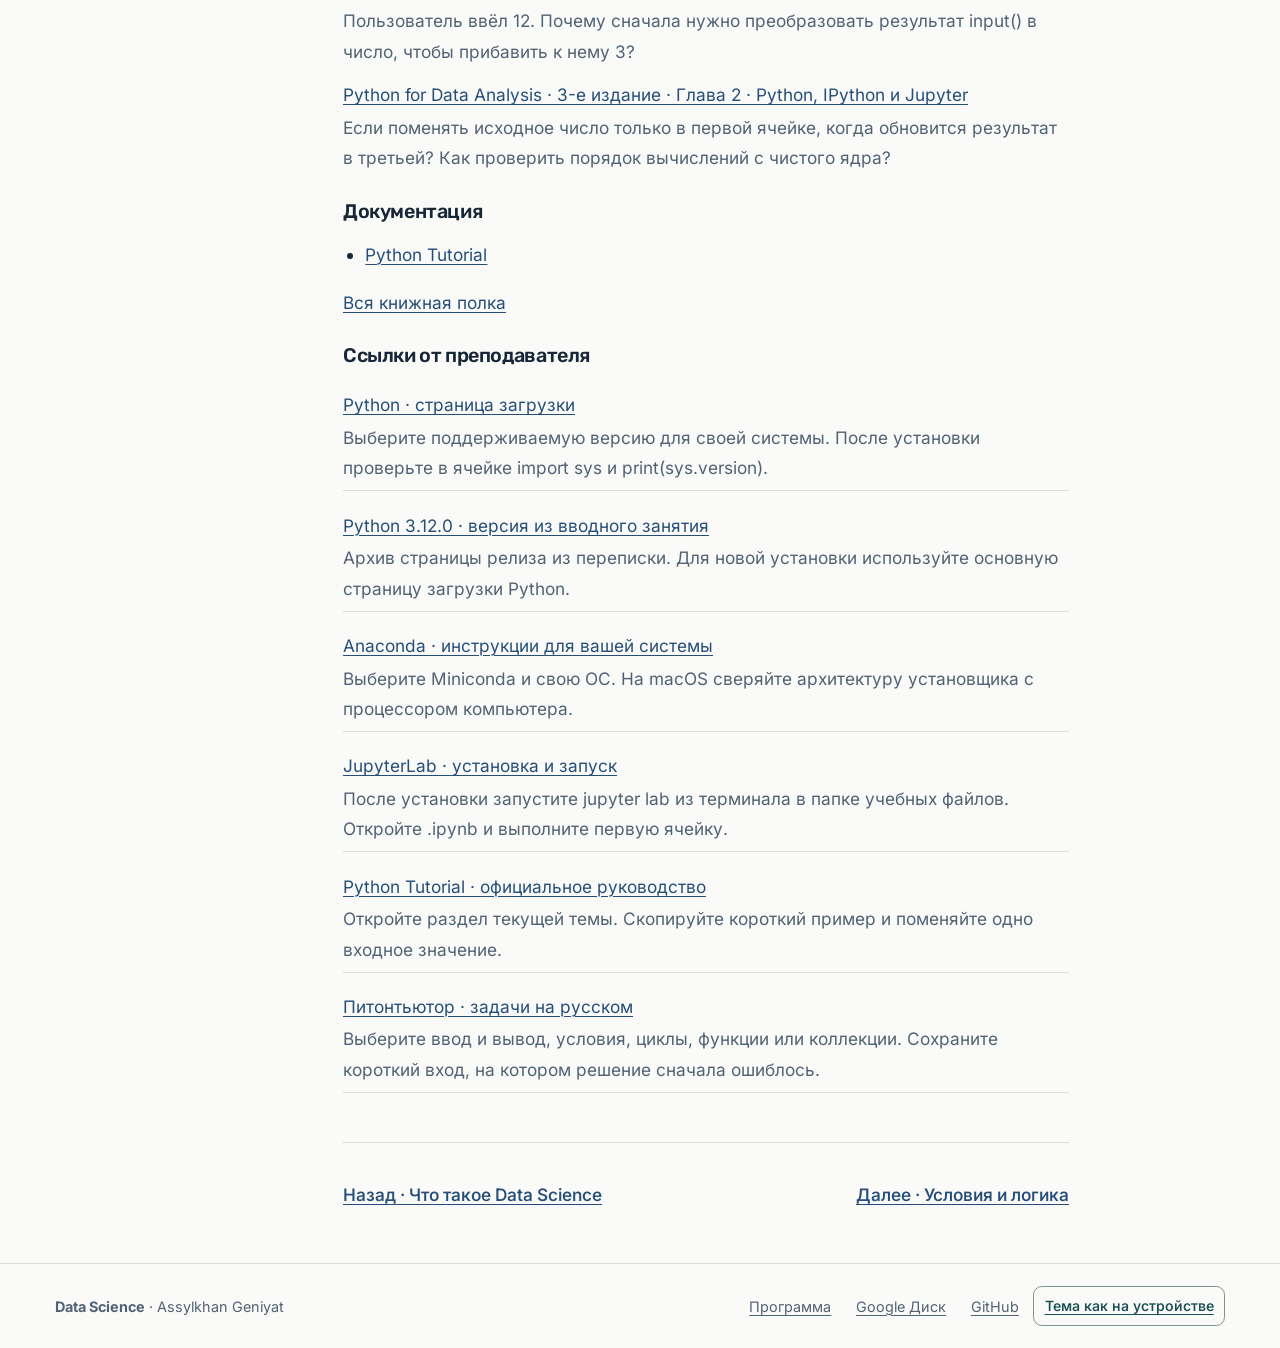
<file: lessons/02-python-types.html>
<!doctype html>
<html lang="ru">
<head>
  <meta charset="utf-8">
  <meta name="viewport" content="width=device-width,initial-scale=1">
  <meta id="dark-chrome" name="theme-color" content="#1b272b" media="screen and (prefers-color-scheme: dark)">
  <meta name="theme-color" content="#ffffff">
  <meta name="description" content="Первая ячейка, переменные и арифметика на примере чека.">
  <title>Python с нуля · Tech Orda / BrainCode</title>
  <link rel="icon" href="data:,">
  <link rel="stylesheet" href="../assets/fonts/fonts.css">
  <link rel="stylesheet" href="../assets/style.css?v=ec7466c483f1">
  <link id="dark-palette" rel="stylesheet" href="../assets/dark.css?v=161d72ccf070" media="screen and (prefers-color-scheme: dark)">
  <noscript><style>.theme-toggle, .theme-system { display: none; }</style></noscript>
  <script src="../assets/theme.js?v=c96073bb852b"></script>
  <script src="../assets/site.js?v=9730c80c8783" defer></script>
</head>
<body data-page="lesson">
  <a class="skip" href="#content">К содержанию</a>
  <header class="mast"><div class="wrap mast-inner">
    <a class="brand" href="../index.html?v=a04a9e30a524"><strong>BrainCode</strong><span class="partners">Astana Hub · Tech Orda</span></a>
    <nav aria-label="Навигация курса"><a href="../index.html?v=a04a9e30a524">Главная</a><a href="../lessons/index.html?v=a04a9e30a524" aria-current="location">Программа</a><a href="../books.html?v=a04a9e30a524">Книги</a><a href="../materials.html?v=a04a9e30a524">Материалы</a></nav>
    <button class="theme-toggle" id="theme-toggle" type="button" aria-label="Тёмная тема" aria-pressed="false" title="Переключить тему">
      <span aria-hidden="true" class="theme-moon">☾</span><span aria-hidden="true" class="theme-sun">☀︎</span>
    </button>
  </div></header>
  <main id="content" class="wrap" tabindex="-1"><header class="lesson-head"><div class="eyebrow"><a href="index.html?v=a04a9e30a524">Программа</a> &nbsp;/&nbsp; Занятие 02</div><h1>Python с нуля</h1><p class="intro">Первая ячейка, переменные и арифметика на примере чека.</p><div class="actions"><a href="https://colab.research.google.com/github/kuromi1kow/braincode-data-science/blob/main/notebooks/02-python-types.ipynb" class="btn primary">Открыть в Colab</a><a href="#practice" class="btn">К практике</a></div></header><div class="layout"><aside class="rail"><details class="section-menu" open>
      <summary>Содержание</summary><nav aria-label="Содержание страницы"><a href="#start">С чего начать</a><a href="#book-text">Из книги</a><a href="#case">Разбор задачи</a><a href="#deeper">Подробный разбор</a><a href="#code">Код по шагам</a><a href="#workshop">Лаборатория</a><a href="#practice">Практика и ДЗ</a><a href="#quiz">Самопроверка</a><a href="#reading">Что почитать</a></nav>
<div class="reader-tools" hidden>
        <span class="smallcap">Размер текста</span>
        <div class="type-buttons">
          <button id="normal-type" aria-pressed="true" type="button">Обычный</button>
          <button id="large-type" aria-pressed="false" type="button">Крупный</button>
        </div>
      </div></details></aside><article class="reading"><section id="start"><h2>С чего начать</h2><p>Программа хранит значения и преобразует их. Научимся считать стоимость заказа и понимать, почему одинаковые символы могут означать разные данные.</p><h3>Как Python читает строку программы</h3><p>Когда вы пишете price = 1200, Python вычисляет выражение справа и связывает имя price с целым числом. Следующая строка может использовать это имя. Запись print(price) показывает значение, а print(&quot;price&quot;) показывает пять букв. Кавычки меняют смысл программы.</p><p>В Colab результат предыдущего запуска остаётся на экране даже после редактирования строки. Поменяйте 1200 на 900 и запустите вычисления снова сверху вниз. Если два одногруппника видят разные результаты, сначала сравните входные значения и порядок запуска.</p><dl><dt class="term">int</dt><dd>Целое число, например количество заказов.</dd><dt class="term">float</dt><dd>Число с плавающей точкой, например 0.15 для доли скидки.</dd><dt class="term">str</dt><dd>Текст. Запись &#x27;12&#x27; состоит из двух символов; для арифметики можно получить целое число через int(&#x27;12&#x27;).</dd></dl></section><section id="book-text"><h2>Читаем фрагмент книги</h2><div class="book-excerpt"><div class="smallcap">Перевод для курса</div><h3>Почему пробелы могут менять смысл</h3><blockquote><p>Пробелы в Python имеют значение. Если точнее, важны пробельные символы в начале строки. Это называется отступом. Начальные пробелы или табуляции определяют уровень отступа логической строки, а от уровня зависит, какие инструкции окажутся в одной группе. Инструкции, составляющие такую группу, должны иметь одинаковый отступ. Такая группа называется блоком. Примеры с блоками встретятся в следующих главах.</p></blockquote><p class="credit">Оригинал и перевод этого отрывка · <a href="https://github.com/swaroopch/byte-of-python/blob/84f4dd8d6f09836fa58226eaafe922b8a7baabc6/basics.md#L407">Swaroop Chitlur · A Byte of Python</a> · <a href="https://creativecommons.org/licenses/by-sa/4.0/">CC BY-SA 4.0</a></p><details><summary>Прочитать английский оригинал</summary><div lang="en"><p>Whitespace is important in Python. Actually, whitespace at the beginning of the line is important. This is called indentation. Leading whitespace (spaces and tabs) at the beginning of the logical line is used to determine the indentation level of the logical line, which in turn is used to determine the grouping of statements.</p><p>This means that statements which go together must have the same indentation. Each such set of statements is called a block. We will see examples of how blocks are important in later chapters.</p></div></details></div><h3>Как это проверить</h3><p>Для первых вычислений пишите команды у левого края. Когда на следующем занятии появится if, попробуйте сдвинуть строку с print внутрь ветки и обратно. Проверяйте не только число, но и то, при каких входах программа вообще его печатает.</p></section><section id="case"><h2>Почему одинаковая запись «3» ведёт себя по-разному при расчёте заказа?</h2><p>Кассир вводит количество билетов в текстовое поле. Для человека запись 3 сразу означает число, а программа получает строку. Проверьте промежуточное значение вызовом type. При умножении строки &#x27;3&#x27; на 2 Python повторяет символ и получает &#x27;33&#x27;. Показ такого результата покупателю выглядел бы как вычисление, хотя смысл операции совсем другой.</p><p>Пусть один билет стоит 850 тенге, а за весь заказ берут сбор 100 тенге. Преобразуйте количество через int, затем отдельно вычислите стоимость билетов и прибавьте сбор. Для трёх билетов промежуточный итог равен 2550, к оплате 2650. Если сначала прибавить сбор к цене и умножить результат на три, получится 2850. Разница объясняется тем, сколько раз применили сбор. Скобки позволяют явно выразить выбранное правило.</p><p>В таблице доставки похожие столбцы могут представлять массу как число и номер посылки как текст. Номер &#x27;003&#x27; важно сохранить строкой, иначе потеряются начальные нули. Перед преобразованием ответьте на простой вопрос: имеет ли сложение двух таких значений смысл для задачи?</p><div class="notes"><strong>Проверьте рассуждение</strong><p>Покупатель ввёл &#x27;04&#x27;. Сколько надо списать за четыре билета по этому правилу и зачем здесь int?</p><details><summary>Сверить ответ</summary><p>4 × 850 + 100 = 3500 тенге. Количество участвует в арифметике, поэтому int(&#x27;04&#x27;) уместен. В идентификаторе заказа начальный ноль мог бы быть значимым.</p></details></div></section><section id="deeper"><h2>Подробный разбор</h2><ol class="inside-toc"><li><a href="#chapter-1">Что означает число, пока оно ещё лежит в текстовом поле?</a></li><li><a href="#chapter-2">Как узнать, какое значение переменная помнит на конкретной строке?</a></li><li><a href="#chapter-3">Как прочитать TypeError и найти причину, не угадывая?</a></li></ol><div class="unit" id="chapter-1"><h3>Что означает число, пока оно ещё лежит в текстовом поле?</h3><p>Метеокружок просит записать температуру в комнате и заводской номер термометра. На экране появляются две последовательности символов: &#x27;21.5&#x27; и &#x27;0042&#x27;. Вызов input возвращает строку даже тогда, когда вы нажимали только цифровые клавиши. Сначала решите, какая операция будет происходить дальше. Температуру собираются сравнить с показанием другого прибора и усреднить. Номер нужен, чтобы отыскать запись об устройстве. Внешний вид двух полей мало помогает выбрать подходящий тип.</p><p>Для температуры подходит float(&#x27;21.5&#x27;). Если второе показание равно 22.5, среднее равно 22.0 градуса. Вызов int(&#x27;21.5&#x27;) выдаст ValueError, поскольку строка с десятичной точкой не записывает целое число в том формате, который ожидает int. Выражение int(float(&#x27;21.5&#x27;)) уже даст 21, однако после него пропадёт половина градуса. Если же превратить заводской номер в int, значение станет 42 и запись потеряет начальные нули.</p><p>Попросите одногруппника ввести &#x27;21,5&#x27;. Функция float ожидает десятичную точку и не принимает такую строку напрямую. Можно заранее договориться о формате ввода и дать пример возле поля. Если приложение поддерживает запятую как разделитель дробной части, это правило стоит явно описать. В текстовом комментарии сохраните единицы измерения, потому что число 21.5 само по себе их не хранит.</p><div class="checkpoint"><strong>Остановитесь и проверьте себя</strong><p>Третий термометр передал строку &#x27;0&#x27;. Как трактовать её в поле температуры и в поле номера?</p><details><summary>Разобрать ответ</summary><p>В поле температуры float(&#x27;0&#x27;) даёт 0.0 градуса, это полноценное измерение. В поле номера сохраните символ &#x27;0&#x27;, если именно так записан идентификатор в журнале.</p></details></div></div><div class="unit" id="chapter-2"><h3>Как узнать, какое значение переменная помнит на конкретной строке?</h3><p>Представьте электронное табло в магазине бумаги. Сначала дежурный положил на полку 18 пачек. Затем он пересчитал остаток для промежуточного отчёта и переложил пять пачек на другой этаж. Нужно напечатать как исходное количество, так и новый остаток. Заведите имена stock для доступных пачек и snapshot для числа, записанного при пересчёте. Посмотрите, в какой момент значение появляется у каждого имени.</p><p>В таблице одна строка программы соответствует одному выполненному присваиванию. В выражении stock = stock - 5 Python сначала читает текущее значение справа, считает 18 минус 5 и связывает имя слева с числом 13. Прежнее значение, на которое указывало имя snapshot, при этом продолжает быть доступно через snapshot. Для целых чисел это позволяет сохранить результат предыдущего шага простым присваиванием.</p><p>Теперь мысленно перенесите строку snapshot = stock ниже вычитания. Программа выполнится без сообщения об ошибке, но оба имени к моменту печати будут указывать на 13. Перепутанный порядок исполнения выявляет проверка вопросом «что записано к этому моменту?». Чтобы проследить чужой код, закройте следующую строку рукой, запишите в таблицу значения имён и только затем открывайте следующий шаг.</p><div class="scroll-table"><table><caption>Как узнать, какое значение переменная помнит на конкретной строке?</caption><thead><tr><th scope="col">Выполненная строка</th><th scope="col">stock</th><th scope="col">snapshot</th></tr></thead><tbody><tr><td>stock = 18</td><td>18</td><td>Ещё не задано</td></tr><tr><td>snapshot = stock</td><td>18</td><td>18</td></tr><tr><td>stock = stock - 5</td><td>13</td><td>18</td></tr></tbody></table></div><div class="checkpoint"><strong>Остановитесь и проверьте себя</strong><p>Следующей строкой дежурный написал stock = stock + 4. Что покажет print(snapshot, stock)?</p><details><summary>Разобрать ответ</summary><p>Будет выведено 18 17. Первое значение сохраняет прежний пересчёт, второе учитывает перемещение пяти и поступление четырёх пачек.</p></details></div></div><div class="unit" id="chapter-3"><h3>Как прочитать TypeError и найти причину, не угадывая?</h3><p>Программа рассчитывает объём краски в двух банках. В первой 2 литра, содержимое второй пользователь вводит с клавиатуры как 1.5. Место сбоя выглядит безобидно: total = first + second. В последней строке сообщения Python видны слова TypeError и упоминание int и str. Посмотрите на строку ошибки, затем проследите, откуда пришёл каждый операнд. В правой части выражения одно значение хранит число 2, другое всё ещё хранит три текстовых символа.</p><p>Поставьте над вычислением диагностическую строку print(repr(second), type(second)). Функция repr показывает строку с кавычками, что помогает заметить текстовое представление, даже когда обычный print выводит его почти так же, как число. Если вход принимает дробные литры, переведите second через float и повторите расчёт. Для нашего примера получится 3.5 литра. Заранее записанный ожидаемый ответ сразу покажет, исправили ли вы смысл вычисления.</p><p>Встречается соблазн привести оба операнда к строкам, чтобы прекратилось сообщение об ошибке. Программа тогда склеит &#x27;2&#x27; и &#x27;1.5&#x27; в &#x27;21.5&#x27;. Показания на банках не изменились, поэтому такой итог явно неверен. Если после правильного преобразования возникает ValueError на вводе &#x27;полбанки&#x27;, это уже другая проблема. Строка не записывает число в согласованном формате, и пользователю нужен пример допустимой записи.</p><div class="checkpoint"><strong>Остановитесь и проверьте себя</strong><p>После исправления ученик ввёл 0.5, а программа напечатала 20.5. По какому признаку можно найти ошибку?</p><details><summary>Разобрать ответ</summary><p>Ожидаем 2.5 литра. Результат &#x27;20.5&#x27; похож на соединение текста &#x27;2&#x27; и &#x27;0.5&#x27;. Проверьте типы операндов непосредственно перед сложением.</p></details></div></div></section><section id="code"><h2>Код по шагам</h2><p>Перед запуском прочитайте пример и запишите, что появится на экране. Затем откройте вывод под кодом и сравните со своим ответом.</p><h3>Как дать числу понятное имя?</h3><p>На складе осталось семь коробок. Сохраните это число под именем boxes, чтобы использовать его в следующей строке без повторного ввода.</p><div class="codebox"><div class="codebar"><span>Python</span><button type="button" aria-label="Скопировать пример кода">Скопировать</button></div><pre><code>boxes = 7
print(boxes * 4)</code></pre></div><details><summary>Показать вывод и объяснение</summary><pre class="out">28</pre><p>Знак равенства связывает имя слева со значением справа. Во второй строке Python подставляет вместо boxes число 7. Если в каждой коробке четыре кружки, произведение даёт общее количество кружек.</p></details><h3>Почему «12» и 12 ведут себя по-разному?</h3><p>При чтении формы количество часто приходит как текст. Сначала посмотрите, как Python соединяет текст, затем переведите тот же ввод в целое число.</p><div class="codebox"><div class="codebar"><span>Python</span><button type="button" aria-label="Скопировать пример кода">Скопировать</button></div><pre><code>entered = &quot;12&quot;
print(entered + &quot;3&quot;)
print(int(entered) + 3)</code></pre></div><details><summary>Показать вывод и объяснение</summary><pre class="out">123
15</pre><p>Кавычки делают 12 строкой, и плюс между двумя строками склеивает их символы. Вызов int(entered) возвращает целое число 12. Теперь по обе стороны плюса числа, поэтому последняя строка печатает сумму 15.</p></details><h3>Сколько получится полных упаковок?</h3><p>В отделе выдачи нужно разложить 29 маркеров по коробкам по шесть. Одного деления мало: нам нужны и количество заполненных коробок, и число оставшихся маркеров.</p><div class="codebox"><div class="codebar"><span>Python</span><button type="button" aria-label="Скопировать пример кода">Скопировать</button></div><pre><code>markers = 29
capacity = 6
full = markers // capacity
left = markers % capacity
print(full, left)</code></pre></div><details><summary>Показать вывод и объяснение</summary><pre class="out">4 5</pre><p>Оператор // для этих положительных чисел даёт целую часть частного, а % даёт остаток. Имена full и left хранят разные ответы на один вопрос о делении. Проверить вывод можно обратным действием: четыре коробки по шесть плюс пять маркеров дают исходные 29.</p></details></section><section id="workshop"><h2>Лаборатория · Копицентр: посчитать чек и сохранить код заявки</h2><p>Копицентр присылает параметры заказа текстом. По трём полям подготовьте чек на печать и добавьте упаковку. Отдельно проверьте, что номер заявки в чеке выглядит так же, как на квитанции клиента.</p><div class="notes"><strong>Исходные данные</strong><p>В заявке указаны код &#x27;007&#x27;, количество листов &#x27;8&#x27; и цена листа &#x27;12.50&#x27; в тенге. Упаковка за весь заказ стоит 20 тенге. Считайте цену неизменной для любого количества листов в этой задаче.</p></div><a href="https://colab.research.google.com/github/kuromi1kow/braincode-data-science/blob/main/notebooks/02-python-types-workshop.ipynb" class="btn primary">Запустить лабораторию в Colab</a><h3>Шаг 1. Каким полям понадобятся преобразования перед расчётом?</h3><div class="codebox"><div class="codebar"><span>Python</span><button type="button" aria-label="Скопировать пример кода">Скопировать</button></div><pre><code>ticket = &quot;007&quot;
sheets_text = &quot;8&quot;
price_text = &quot;12.50&quot;
sheets = int(sheets_text)
price = float(price_text)
print(ticket, sheets, price)</code></pre></div><details><summary>Проверить результат</summary><pre class="out">007 8 12.5</pre><p>Количество листов целое, цена допускает дробную часть. Конечный ноль в записи цены исчез при преобразовании в число, но сама величина сохранилась. У кода заявки своя задача: последовательность символов нужна для сверки с оригиналом.</p></details><h3>Шаг 2. Сколько стоит печать и какой полный итог заказа?</h3><div class="codebox"><div class="codebar"><span>Python</span><button type="button" aria-label="Скопировать пример кода">Скопировать</button></div><pre><code>printing = sheets * price
packing = 20
total = printing + packing
print(&quot;Печать:&quot;, printing)
print(&quot;К оплате:&quot;, total)</code></pre></div><details><summary>Проверить результат</summary><pre class="out">Печать: 100.0
К оплате: 120.0</pre><p>Восемь листов по 12,5 тенге дают 100 тенге. Упаковка приходится на весь заказ один раз. Чтобы вручную проверить выражение, подпишите единицы: листы при умножении на тенге за лист сокращаются, и оба слагаемых итоговой суммы выражены в тенге.</p></details><h3>Шаг 3. Как напечатать чек с полным кодом и двумя знаками после точки?</h3><div class="codebox"><div class="codebar"><span>Python</span><button type="button" aria-label="Скопировать пример кода">Скопировать</button></div><pre><code>print(&quot;Заявка&quot;, ticket)
print(f&quot;Печать {sheets} листов: {printing:.2f} ₸&quot;)
print(f&quot;Итого с упаковкой: {total:.2f} ₸&quot;)</code></pre></div><details><summary>Проверить результат</summary><pre class="out">Заявка 007
Печать 8 листов: 100.00 ₸
Итого с упаковкой: 120.00 ₸</pre><p>Внутри f-строки фигурные скобки подставляют значение переменной, а запись .2f задаёт вид выводимого числа. Здесь два знака нужны для единообразного чека. Значение total остаётся числом, пригодным для следующего расчёта.</p></details><h3>Программа выполняется. Где ошибка в выводе?</h3><div class="codebox"><div class="codebar"><span>Python</span><button type="button" aria-label="Скопировать пример кода">Скопировать</button></div><pre><code>print(&quot;Заявка&quot;, int(ticket))
print(&quot;К оплате:&quot;, sheets * (price + packing))</code></pre></div><details><summary>Разобрать ошибку</summary><pre class="out">Заявка 7
К оплате: 260.0</pre><p>Преобразование номера потеряло два первых символа. Скобки включили всю упаковку в цену одного листа, поэтому вместо одной упаковки посчитано восемь: лишние семь по 20 тенге дают разницу 140. Сохраните исходную строку номера и вынесите прибавление упаковки за пределы умножения.</p></details><div class="checkpoint"><strong>Измените задачу</strong><p>Замените входные значения на &#x27;000&#x27;, &#x27;1&#x27; и &#x27;0.50&#x27;. До повторного запуска выпишите номер заявки, стоимость печати и полный итог.</p><details><summary>Сверить свой результат</summary><p>В чеке сохранится код 000. Печать стоит 0.50 ₸, итог равен 20.50 ₸. Для одного листа неверная расстановка скобок даёт ту же цену, поэтому для проверки формулы сохраните и исходный пример с восемью листами.</p></details></div></section><section id="practice"><h2>Практика и домашнее задание</h2><h3>Пример из блокнота</h3><p>Цена 2 500 ₸, количество 3, скидка 10%</p><p>Сумма до скидки: 2 500 × 3 = 7 500 ₸</p><p>К оплате: 7 500 × 0.9 = 6 750 ₸</p><div class="codebox"><div class="codebar"><span>Python</span><button type="button" aria-label="Скопировать пример кода">Скопировать</button></div><pre><code>price = 2500
quantity = 3
discount = 0.10
subtotal = price * quantity
total = subtotal * (1 - discount)
print(type(price).__name__)
print(f&quot;К оплате: {total:.2f} ₸&quot;)
assert total == 6750</code></pre></div><p>Вычисление выполняется справа от знака присваивания, затем имя связывается с результатом. Формат .2f влияет на вывод, а не точность хранения. Для денежных расчётов в продукте обычно применяют целые минимальные единицы или Decimal.</p><h3>Работа на занятии</h3><ol class="exercise"><li>Вычислить 17 // 5 и 17 % 5. Объяснить связь с делением.</li><li>Посчитать итог: цена 1 200, количество 5, скидка 15%.</li></ol><h3>Домашнее задание</h3><ol class="exercise"><li>Написать калькулятор заказа с переменными price, quantity и discount.</li><li>Добавить расчёт доставки 500 ₸ и форматированный чек с суммой до и после скидки.</li><li>Проверить на трёх наборах значений, включая нулевое количество.</li></ol><p>Сохраните блокнот с выполненными ячейками, проверочными примерами и коротким выводом своими словами.</p><div class="actions"><a href="https://colab.research.google.com/github/kuromi1kow/braincode-data-science/blob/main/notebooks/02-python-types.ipynb" class="btn primary">Открыть практику в Colab</a><a href="../notebooks/02-python-types.ipynb" class="btn">Скачать .ipynb</a><a href="https://drive.google.com/drive/folders/1K83MMSPBBTlHrZSS0A0OPjuO8QI8KvS7" class="btn">Материалы на Google Диске</a></div><div class="actions"><a href="https://drive.google.com/drive/folders/1Jnrv3XhzYqZNnNOdG9ZELbcXf2Lj-mhq" class="btn">Папка занятия 2 на Диске</a></div><p class="more-link"><a href="https://drive.google.com/file/d/1xGwjMlmdmzJSehuUw6RHOLraQpyXxytF/view?usp=sharing">Блокнот «Практика Python с нуля» из группы</a></p></section><section id="quiz"><h2>Самопроверка</h2><details><summary>Какой тип возвращает input()?</summary><p>str.</p></details><details><summary>Чем / отличается от //?</summary><p>/ выполняет обычное деление, // округляет результат вниз до целого частного.</p></details><details><summary>Что вернёт &quot;5&quot; * 3?</summary><p>Строку &quot;555&quot;.</p></details><h3>Где легко ошибиться</h3><ul class="exercise"><li>&quot;3&quot; + &quot;4&quot; даёт &quot;34&quot;: сначала преобразовать строки</li><li>0.1 + 0.2 хранится приближённо: сравнивать с допуском</li><li>Знак = присваивает значение, == сравнивает значения</li></ul></section><section id="reading"><h2>Что почитать</h2><ul class="reading-list"><li><a href="https://wombat.org.ua/AByteOfPython/basics.html">A Byte of Python · Укус Питона · Основы</a><span>Переменная price хранит число 40. Как различается результат выражений price * 2 и str(price) * 2? Предскажите тип каждого результата.</span></li><li><a href="https://allendowney.github.io/ThinkPython/chap02.html">Think Python · 3-е издание · Глава 2 · Переменные и присваивание</a><span>После a = 4 и b = a выполняется a = a + 1. Какими теперь будут a и b? В какой момент b получило своё значение?</span></li><li><a href="https://automatetheboringstuff.com/3e/chapter1.html">Automate the Boring Stuff with Python · 3-е издание · Глава 1 · Числа, строки и ввод</a><span>Пользователь ввёл 12. Почему сначала нужно преобразовать результат input() в число, чтобы прибавить к нему 3?</span></li><li><a href="https://wesmckinney.com/book/python-basics">Python for Data Analysis · 3-е издание · Глава 2 · Python, IPython и Jupyter</a><span>Если поменять исходное число только в первой ячейке, когда обновится результат в третьей? Как проверить порядок вычислений с чистого ядра?</span></li></ul><h3>Документация</h3><ul><li><a href="https://docs.python.org/3/tutorial/">Python Tutorial</a></li></ul><a href="../books.html?v=a04a9e30a524">Вся книжная полка</a><h3>Ссылки от преподавателя</h3><ul class="reading-list resource-list"><li><a href="https://www.python.org/downloads/">Python · страница загрузки</a><span>Выберите поддерживаемую версию для своей системы. После установки проверьте в ячейке import sys и print(sys.version).</span></li><li><a href="https://www.python.org/downloads/release/python-3120/">Python 3.12.0 · версия из вводного занятия</a><span>Архив страницы релиза из переписки. Для новой установки используйте основную страницу загрузки Python.</span></li><li><a href="https://www.anaconda.com/docs/getting-started/installation">Anaconda · инструкции для вашей системы</a><span>Выберите Miniconda и свою ОС. На macOS сверяйте архитектуру установщика с процессором компьютера.</span></li><li><a href="https://jupyter.org/install">JupyterLab · установка и запуск</a><span>После установки запустите jupyter lab из терминала в папке учебных файлов. Откройте .ipynb и выполните первую ячейку.</span></li><li><a href="https://docs.python.org/3/tutorial/">Python Tutorial · официальное руководство</a><span>Откройте раздел текущей темы. Скопируйте короткий пример и поменяйте одно входное значение.</span></li><li><a href="https://pythontutor.ru/old/">Питонтьютор · задачи на русском</a><span>Выберите ввод и вывод, условия, циклы, функции или коллекции. Сохраните короткий вход, на котором решение сначала ошиблось.</span></li></ul></section><nav class="pager" aria-label="Между занятиями"><a href="01-course-setup.html?v=a04a9e30a524">Назад · Что такое Data Science</a><a href="03-conditions.html?v=a04a9e30a524">Далее · Условия и логика</a></nav></article></div></main>
  <footer class="foot"><div class="wrap foot-inner">
    <p><strong>Data Science</strong> · Assylkhan Geniyat</p>
    <nav aria-label="Ресурсы курса"><a href="../lessons/index.html?v=a04a9e30a524">Программа</a><a href="https://drive.google.com/drive/folders/1K83MMSPBBTlHrZSS0A0OPjuO8QI8KvS7">Google Диск</a><a href="https://github.com/kuromi1kow/braincode-data-science">GitHub</a><button class="theme-system" id="theme-system" type="button" aria-pressed="true">Тема как на устройстве</button></nav>
  </div></footer>
</body></html>
</file>
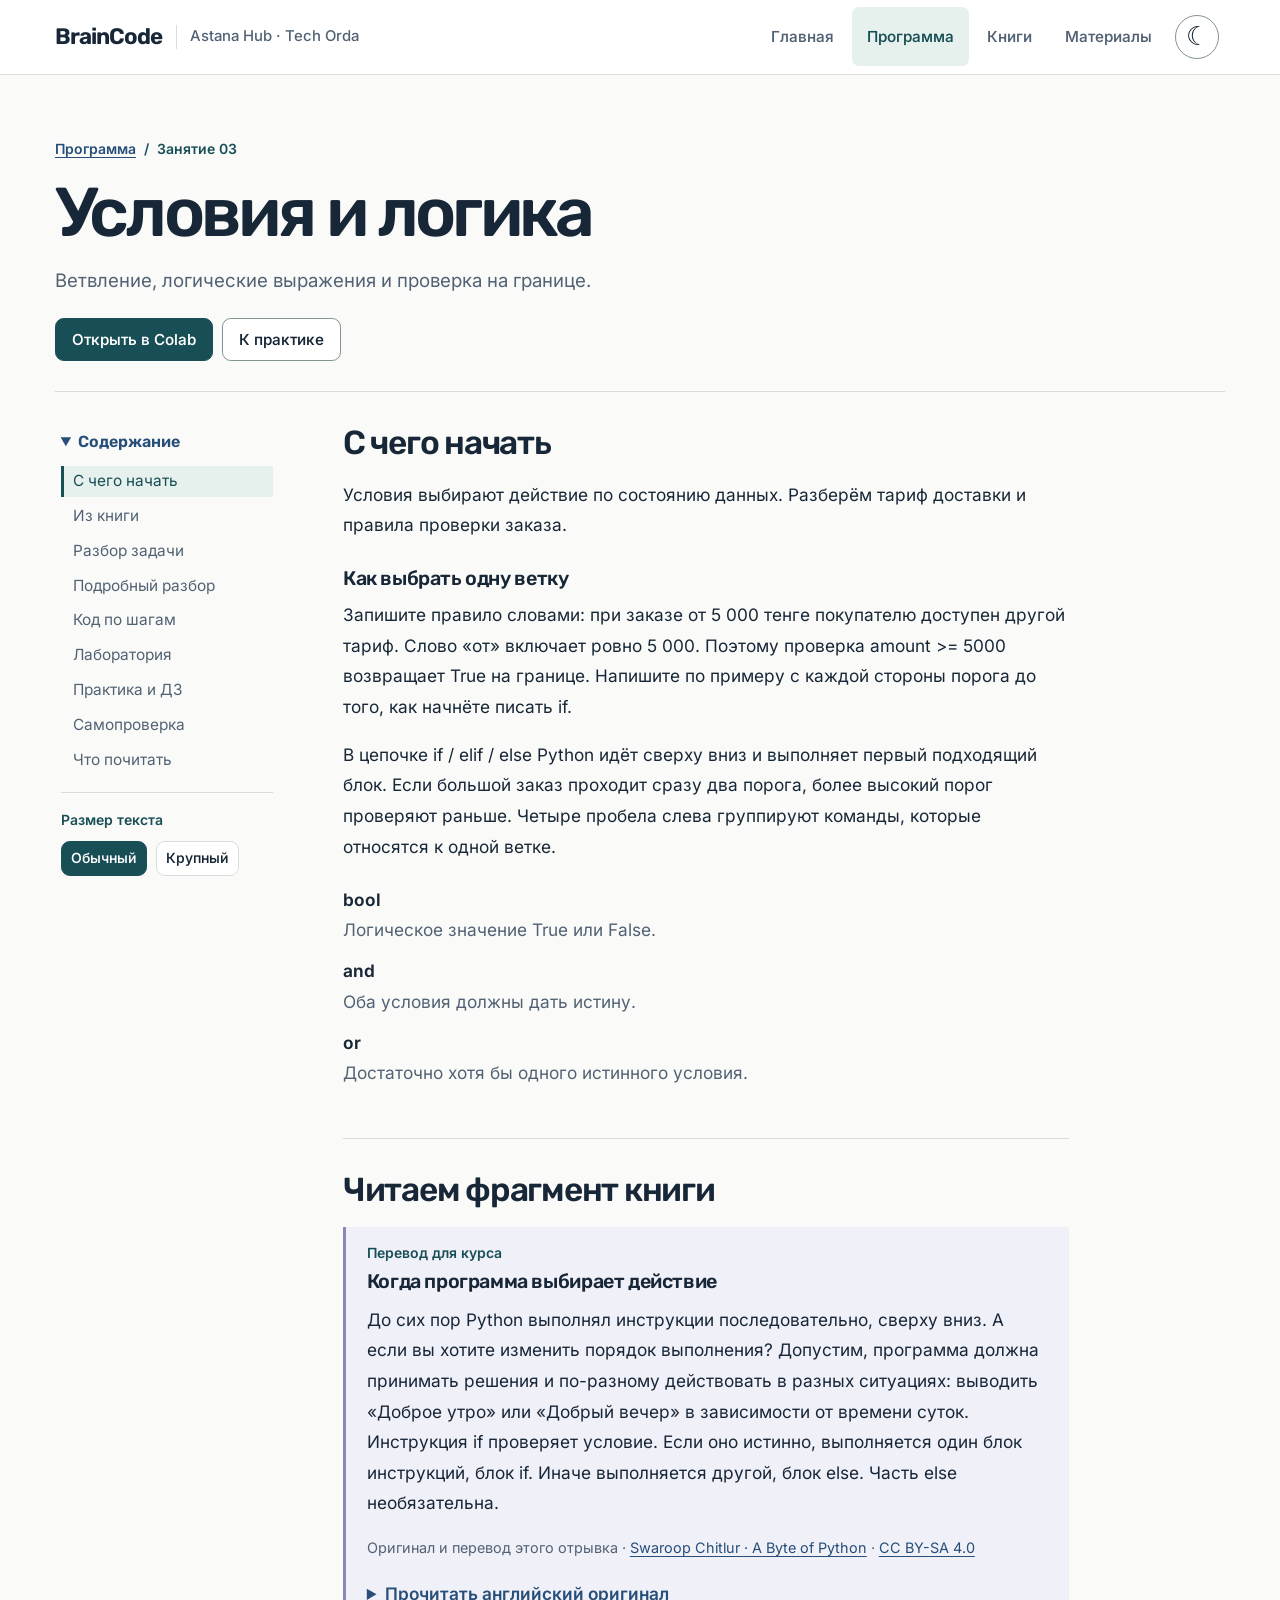
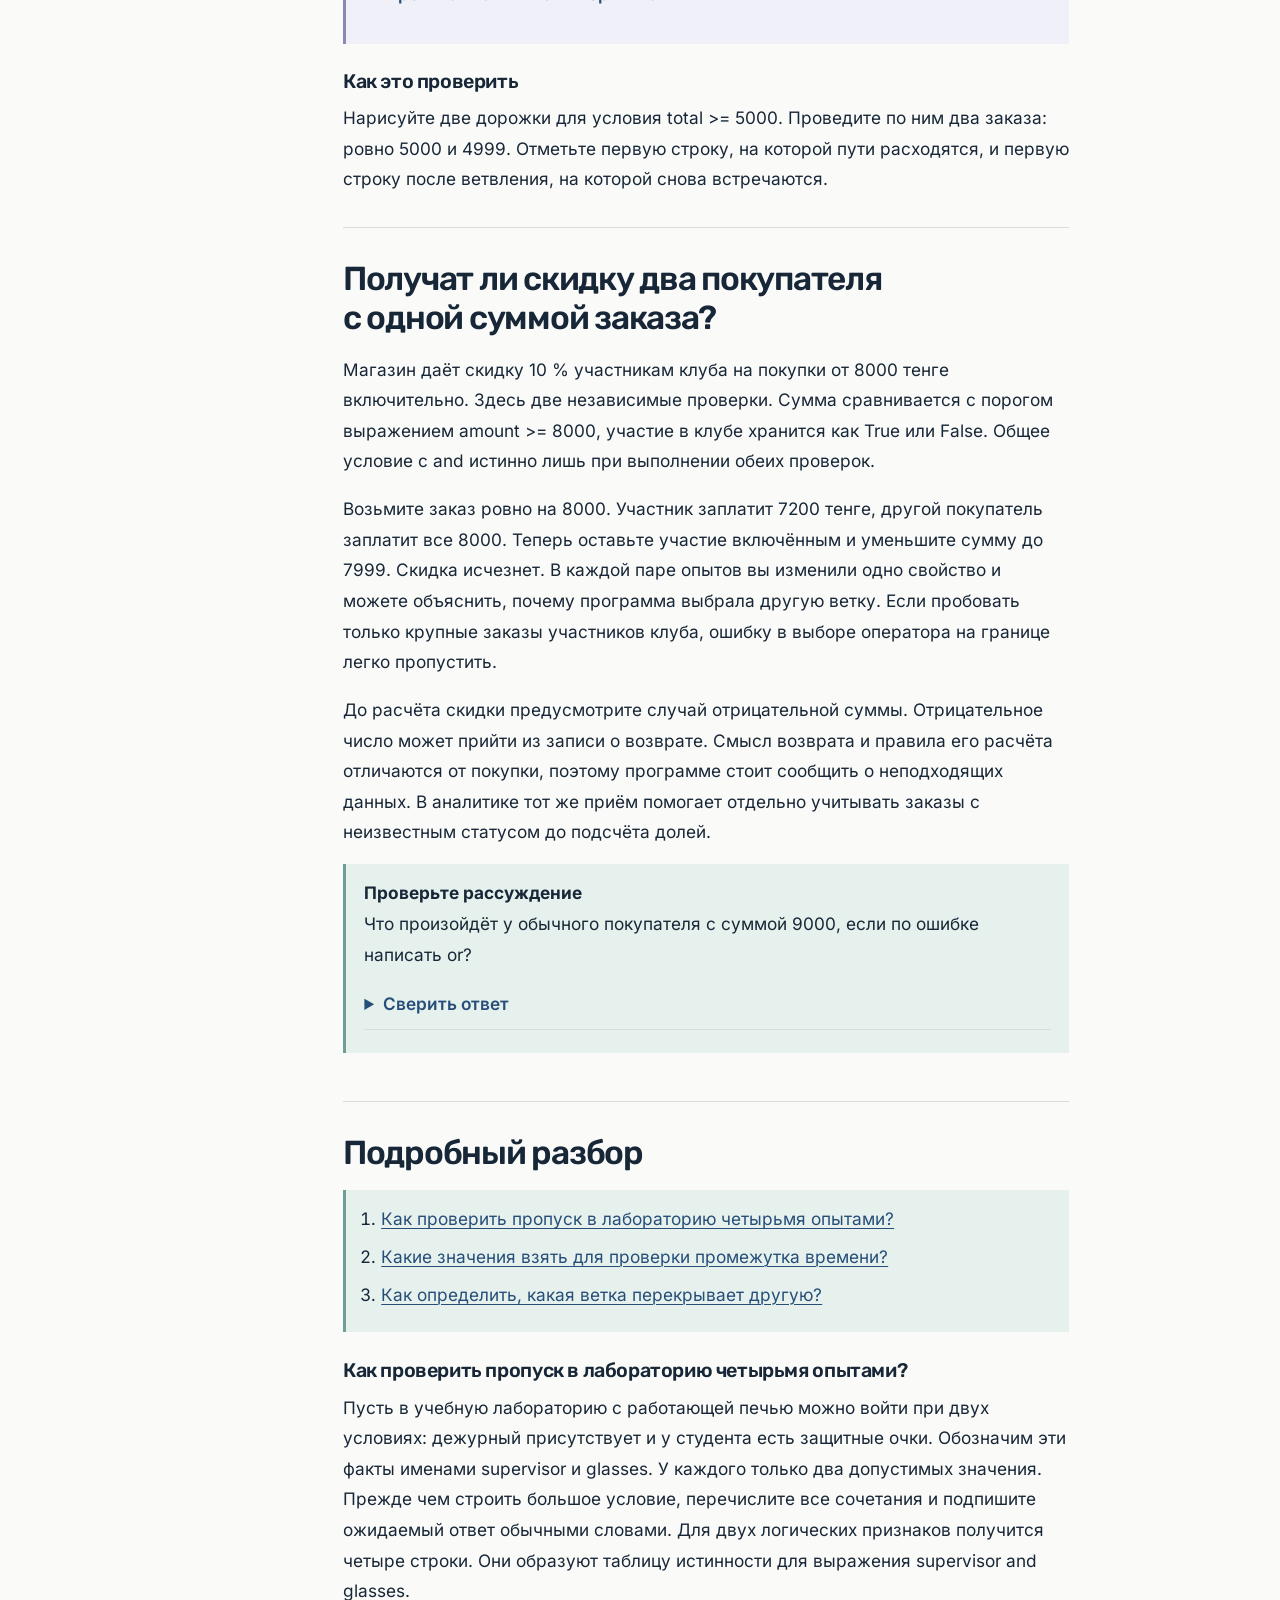
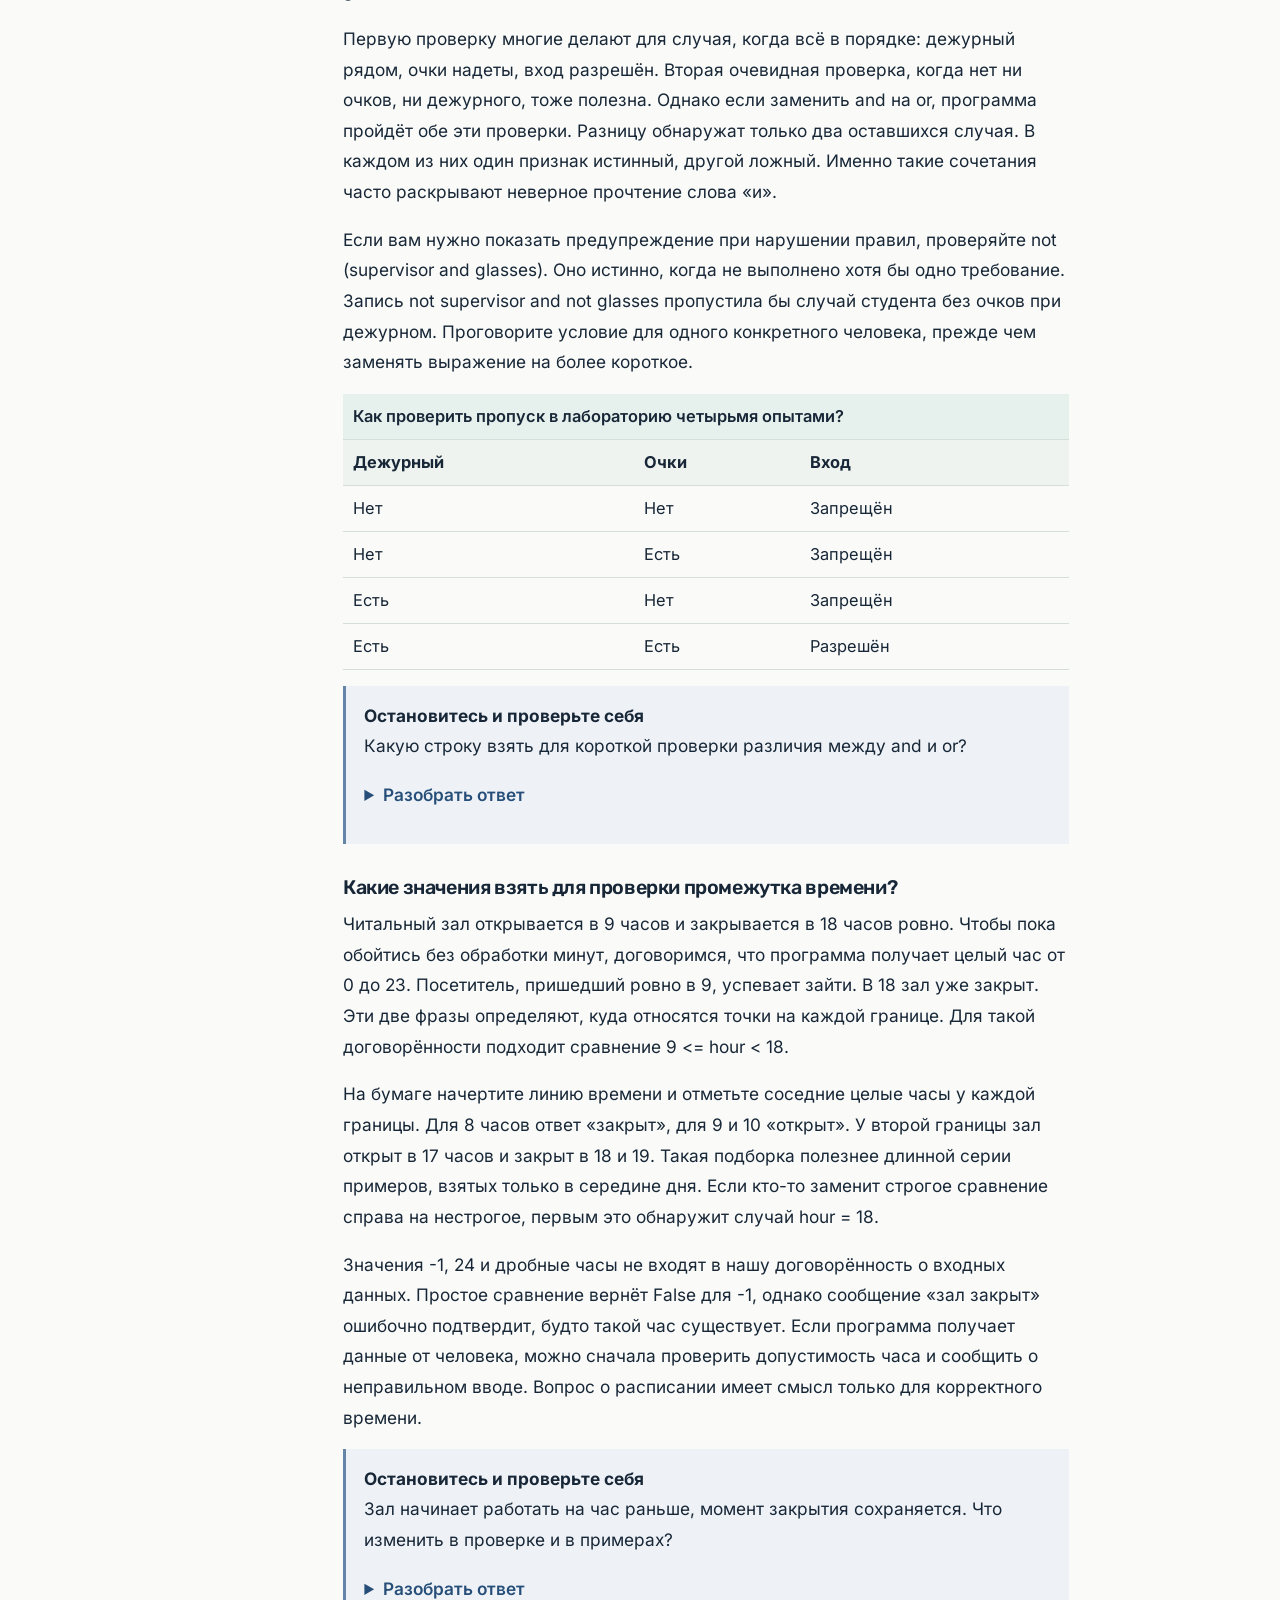
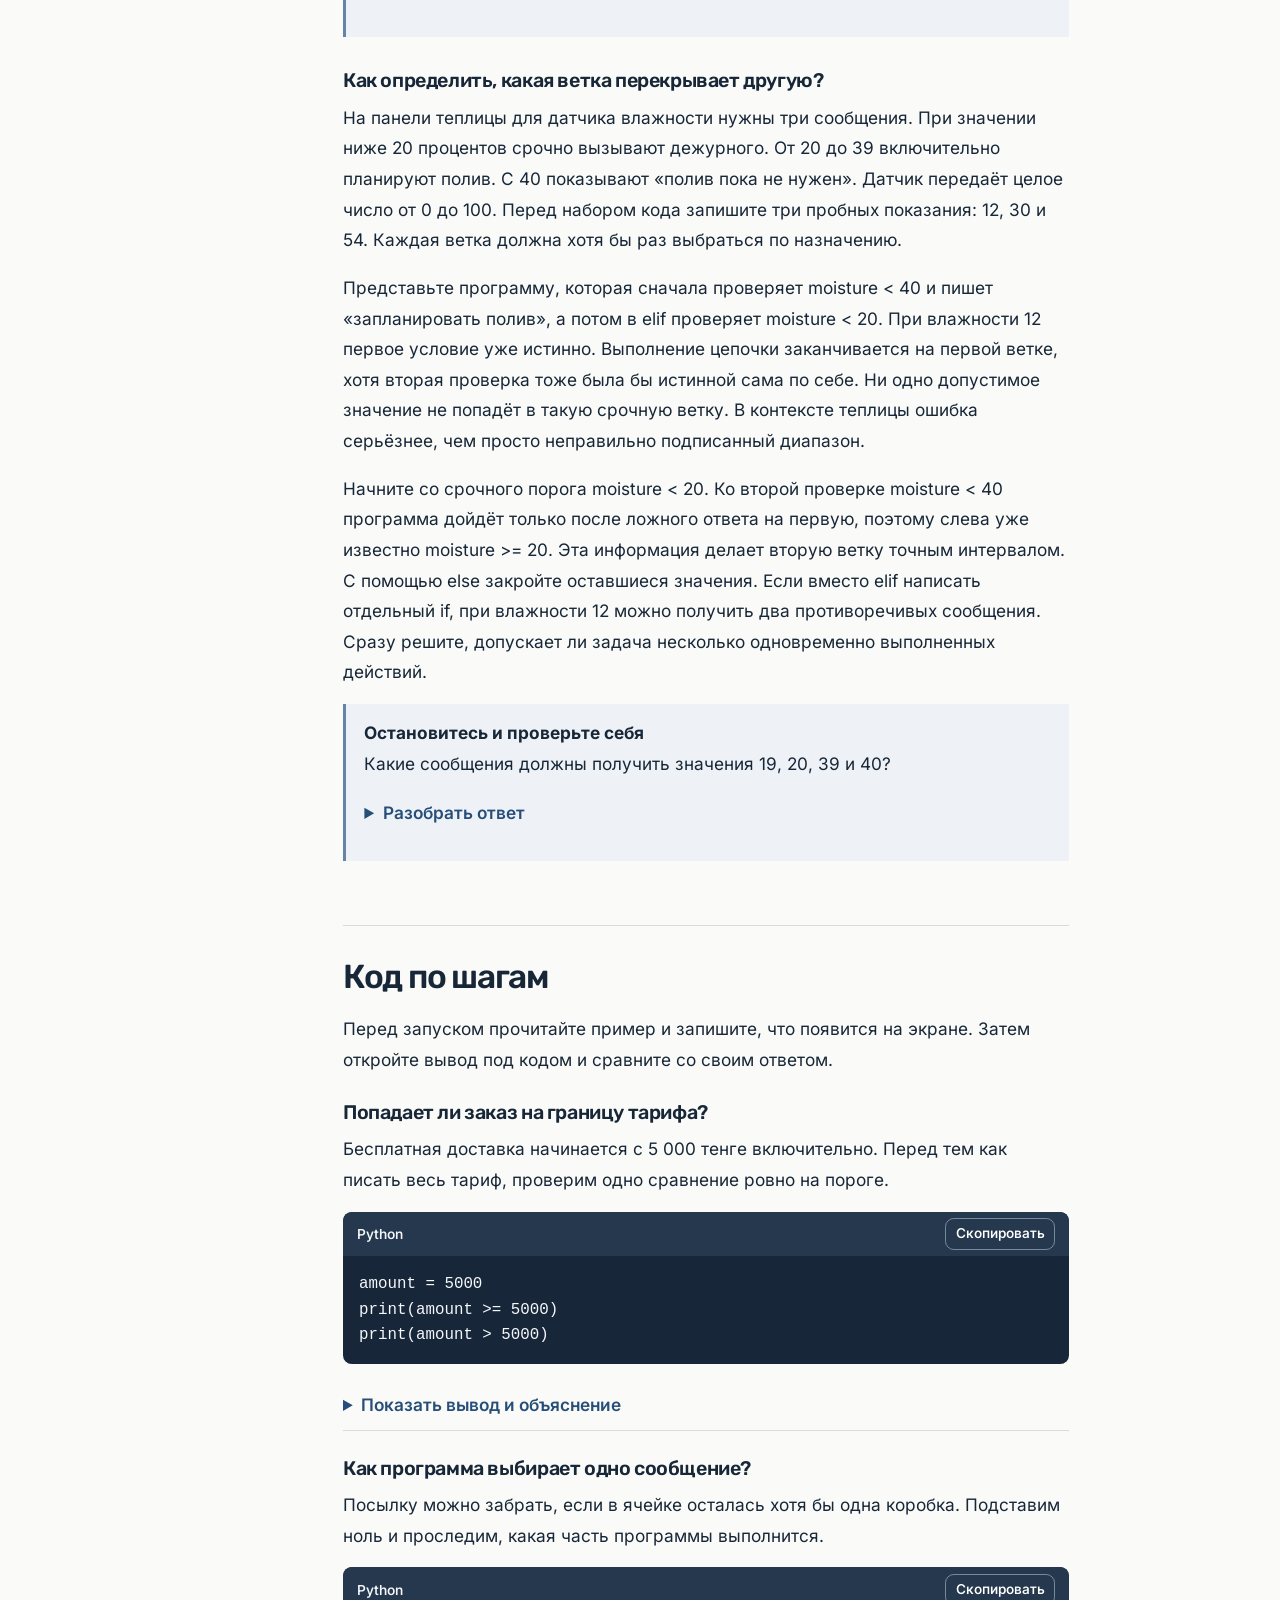
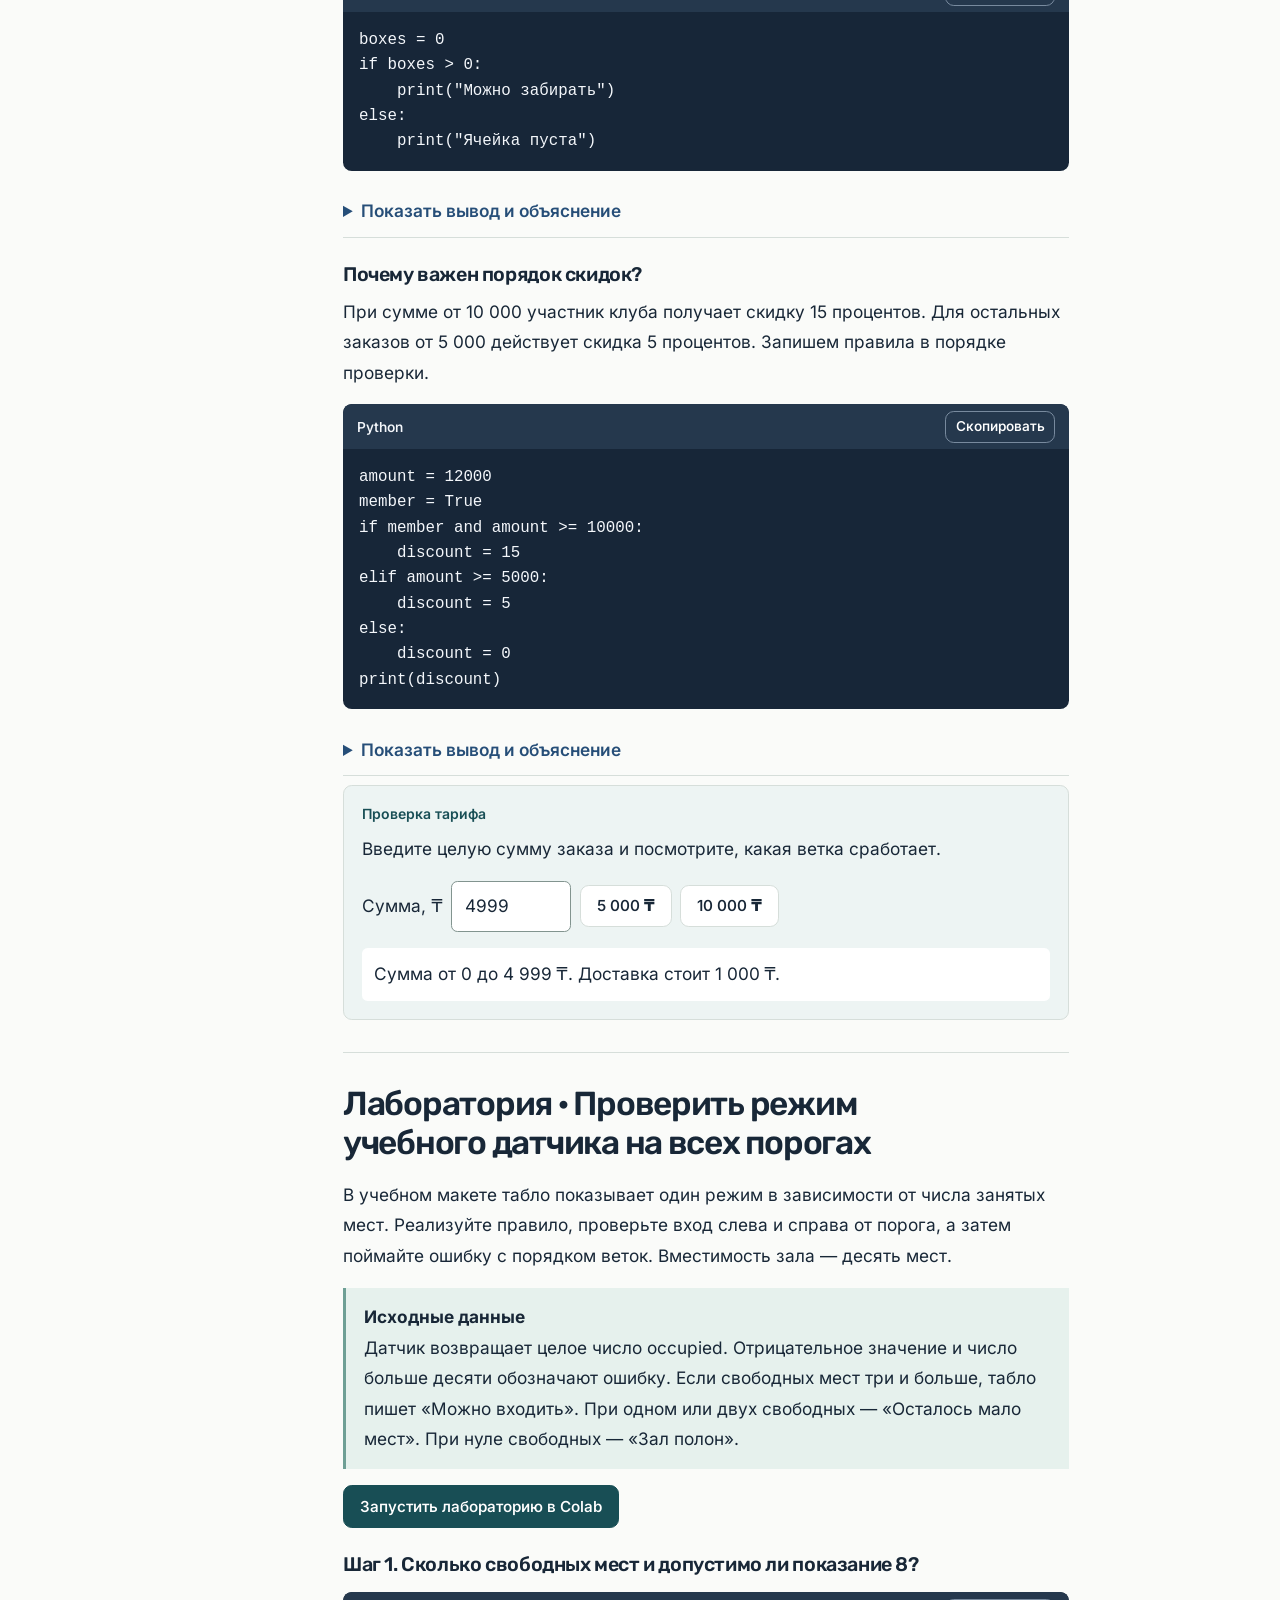
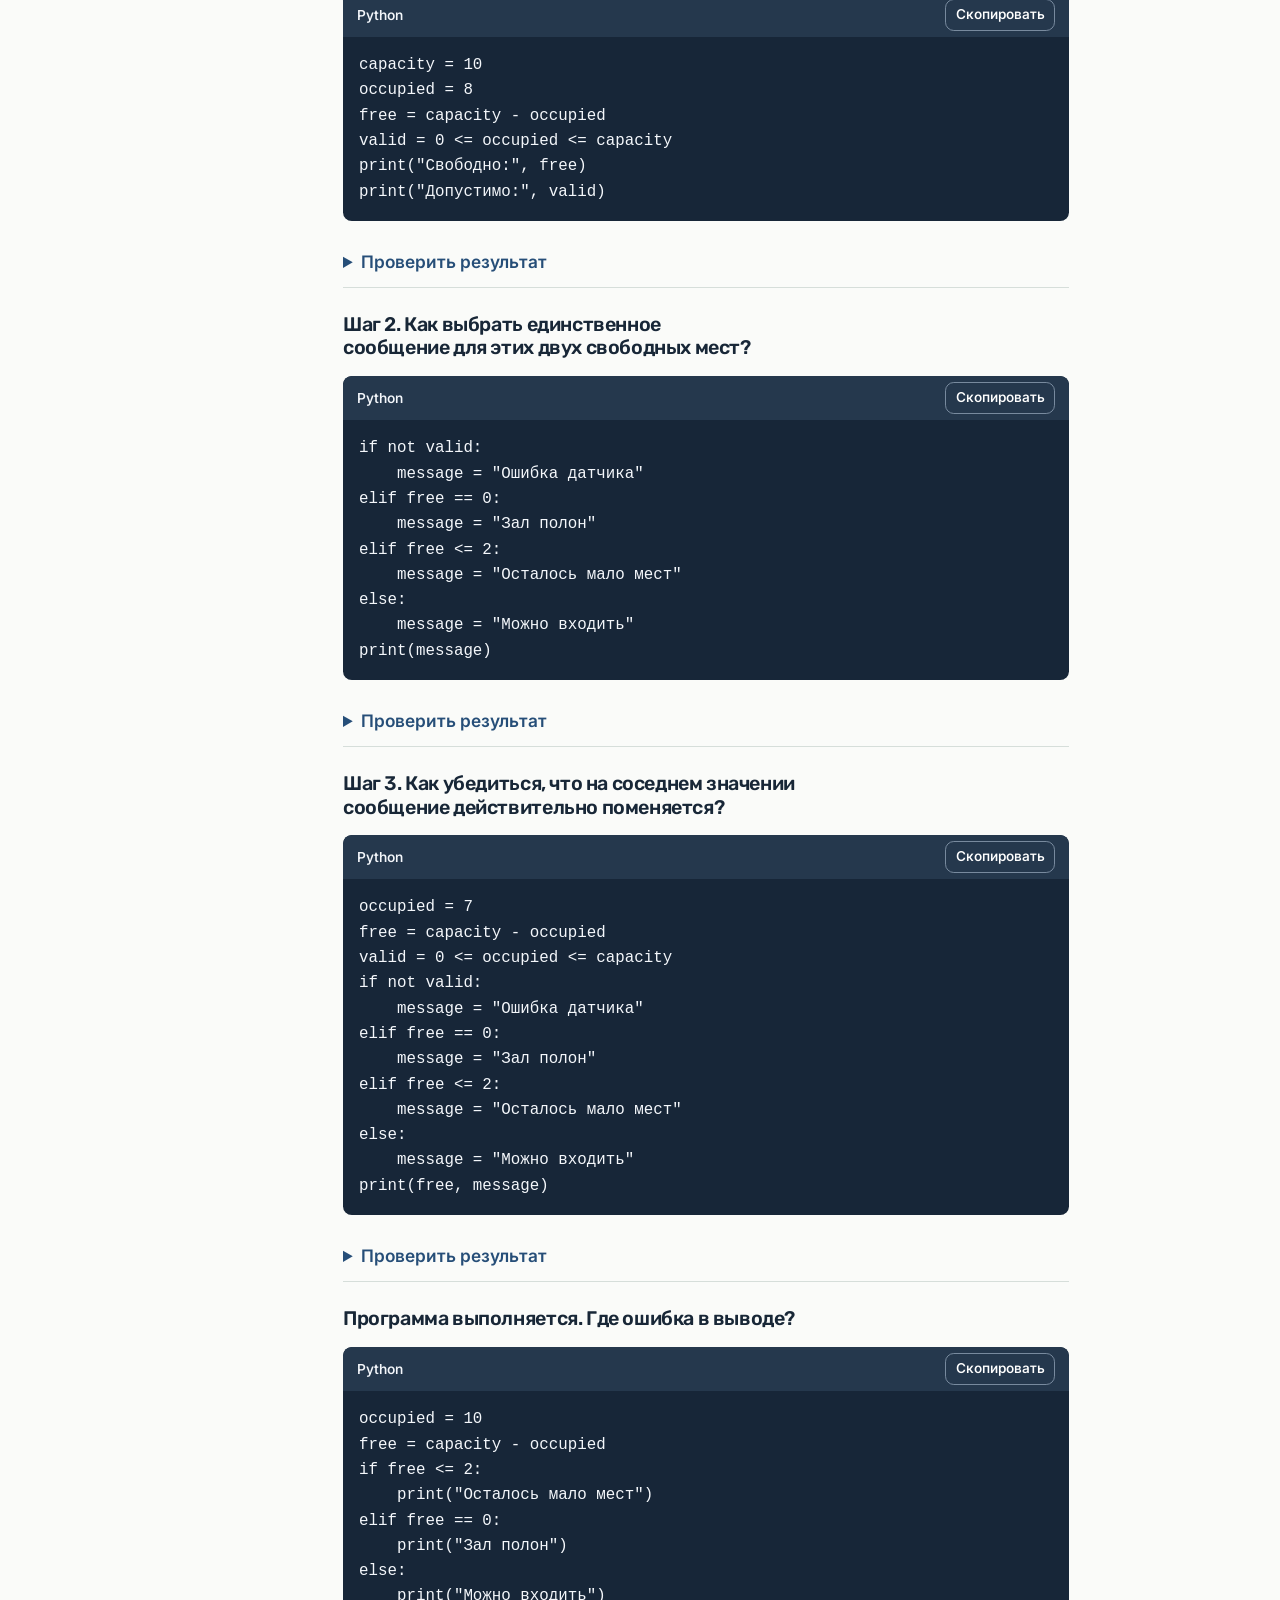
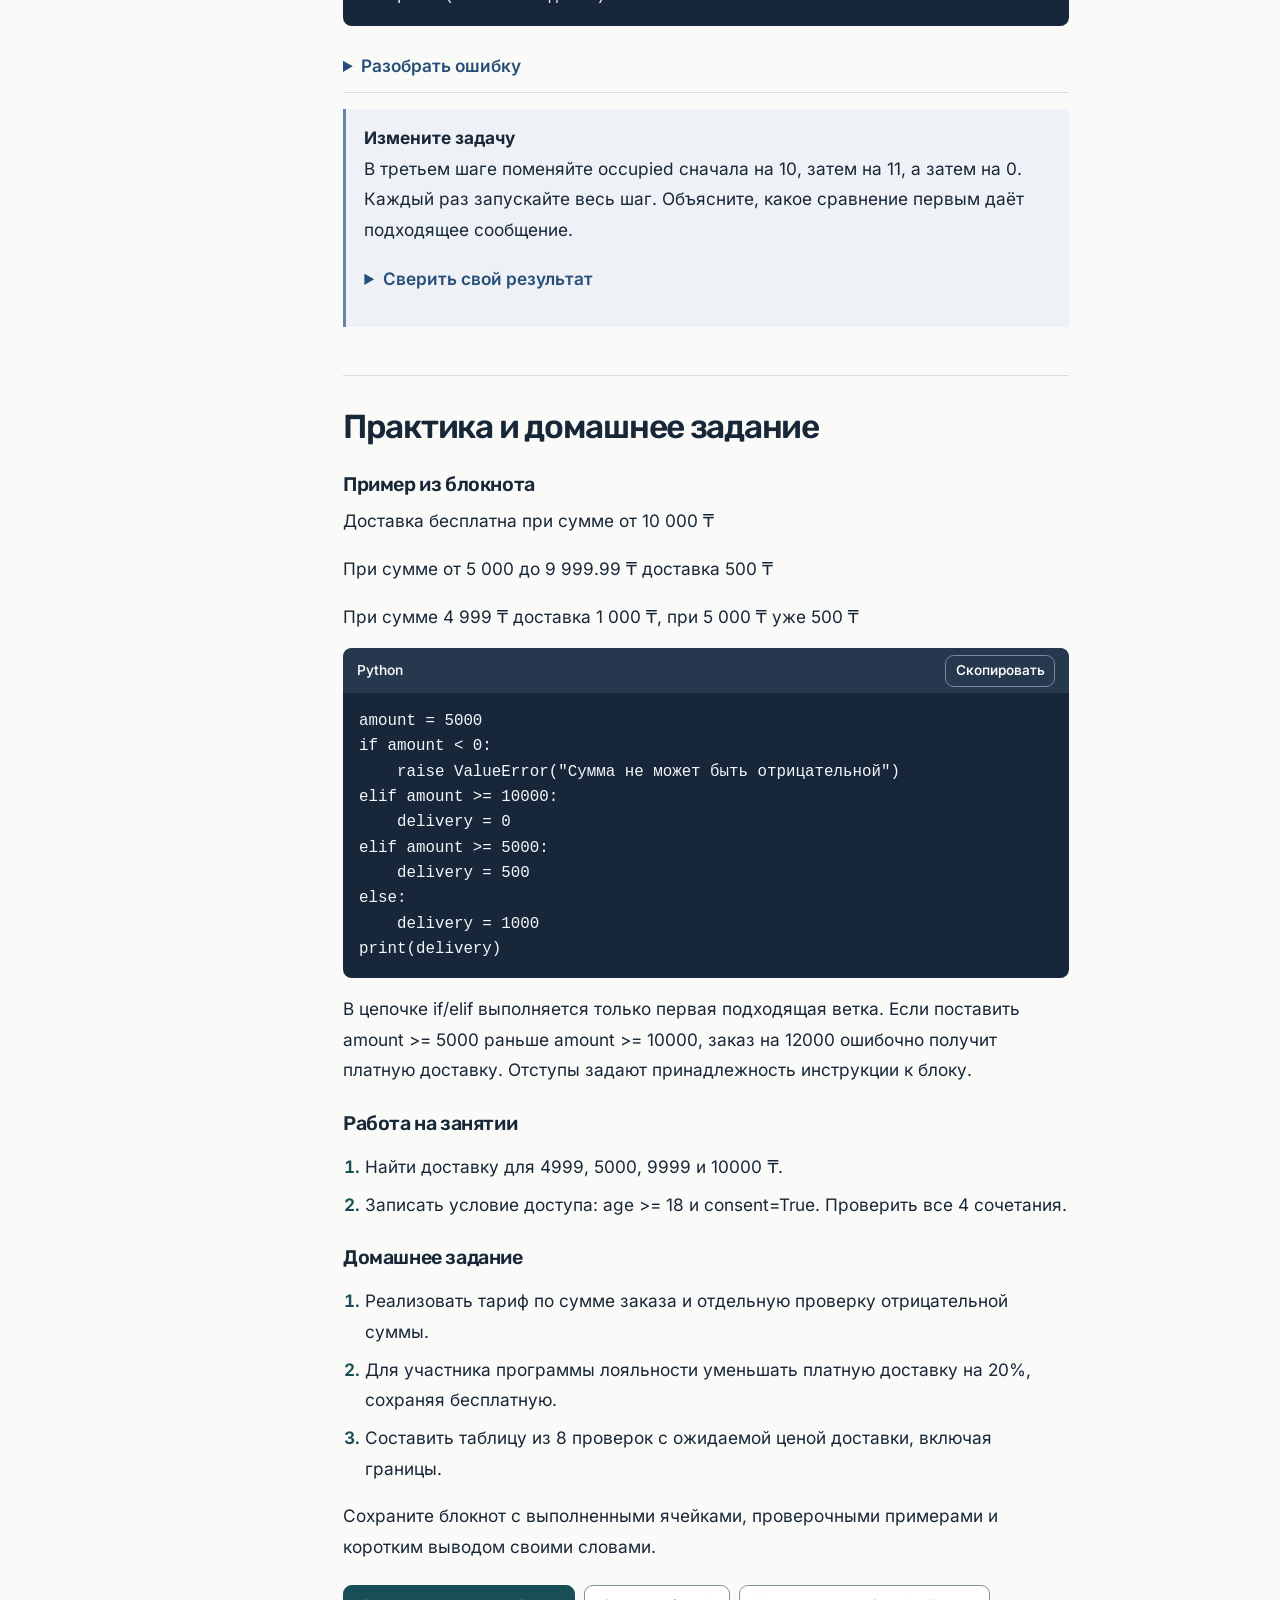
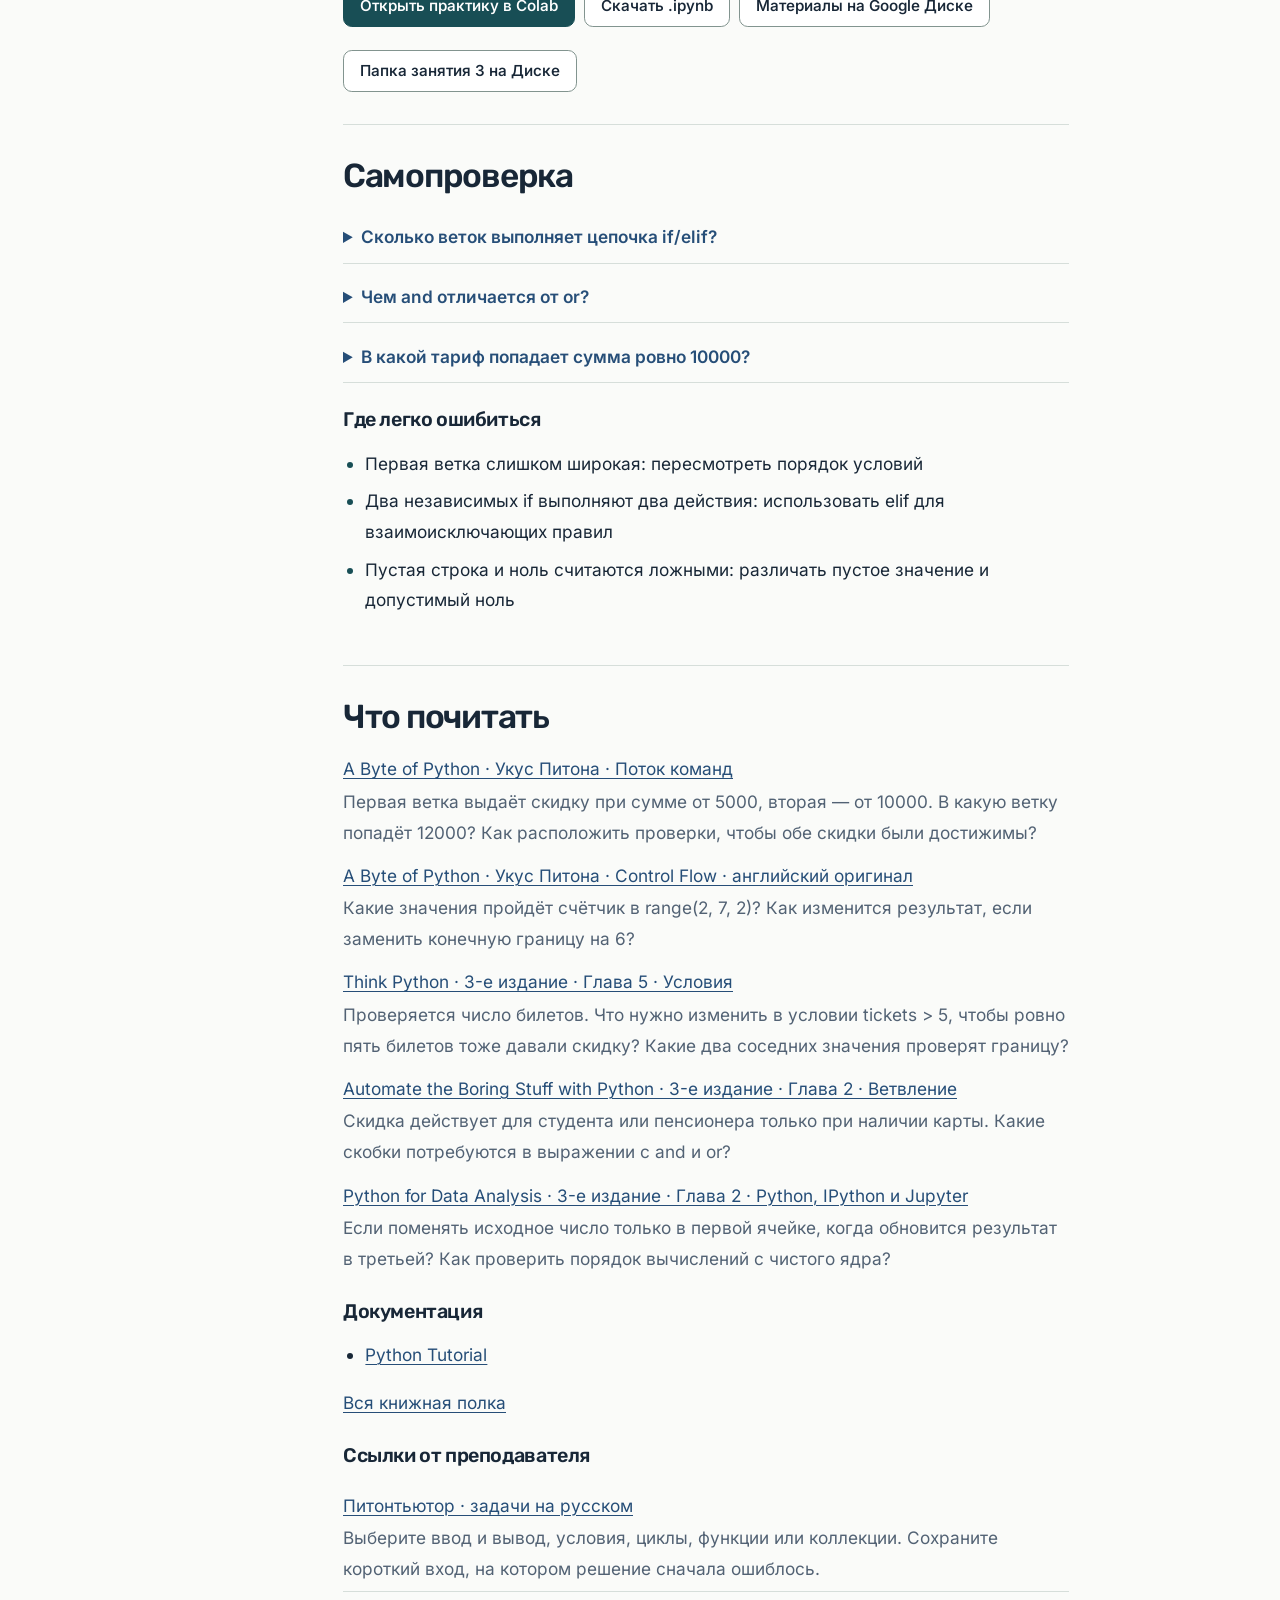
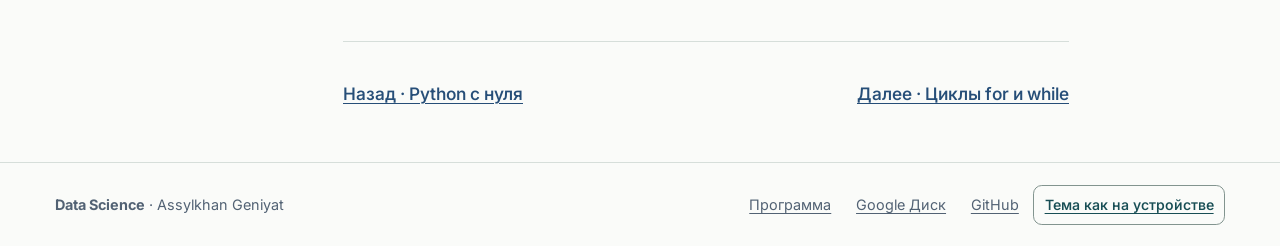
<file: lessons/03-conditions.html>
<!doctype html>
<html lang="ru">
<head>
  <meta charset="utf-8">
  <meta name="viewport" content="width=device-width,initial-scale=1">
  <meta id="dark-chrome" name="theme-color" content="#1b272b" media="screen and (prefers-color-scheme: dark)">
  <meta name="theme-color" content="#ffffff">
  <meta name="description" content="Ветвление, логические выражения и проверка на границе.">
  <title>Условия и логика · Tech Orda / BrainCode</title>
  <link rel="icon" href="data:,">
  <link rel="stylesheet" href="../assets/fonts/fonts.css">
  <link rel="stylesheet" href="../assets/style.css?v=ec7466c483f1">
  <link id="dark-palette" rel="stylesheet" href="../assets/dark.css?v=161d72ccf070" media="screen and (prefers-color-scheme: dark)">
  <noscript><style>.theme-toggle, .theme-system { display: none; }</style></noscript>
  <script src="../assets/theme.js?v=c96073bb852b"></script>
  <script src="../assets/site.js?v=9730c80c8783" defer></script>
</head>
<body data-page="lesson">
  <a class="skip" href="#content">К содержанию</a>
  <header class="mast"><div class="wrap mast-inner">
    <a class="brand" href="../index.html?v=a04a9e30a524"><strong>BrainCode</strong><span class="partners">Astana Hub · Tech Orda</span></a>
    <nav aria-label="Навигация курса"><a href="../index.html?v=a04a9e30a524">Главная</a><a href="../lessons/index.html?v=a04a9e30a524" aria-current="location">Программа</a><a href="../books.html?v=a04a9e30a524">Книги</a><a href="../materials.html?v=a04a9e30a524">Материалы</a></nav>
    <button class="theme-toggle" id="theme-toggle" type="button" aria-label="Тёмная тема" aria-pressed="false" title="Переключить тему">
      <span aria-hidden="true" class="theme-moon">☾</span><span aria-hidden="true" class="theme-sun">☀︎</span>
    </button>
  </div></header>
  <main id="content" class="wrap" tabindex="-1"><header class="lesson-head"><div class="eyebrow"><a href="index.html?v=a04a9e30a524">Программа</a> &nbsp;/&nbsp; Занятие 03</div><h1>Условия и логика</h1><p class="intro">Ветвление, логические выражения и проверка на границе.</p><div class="actions"><a href="https://colab.research.google.com/github/kuromi1kow/braincode-data-science/blob/main/notebooks/03-conditions.ipynb" class="btn primary">Открыть в Colab</a><a href="#practice" class="btn">К практике</a></div></header><div class="layout"><aside class="rail"><details class="section-menu" open>
      <summary>Содержание</summary><nav aria-label="Содержание страницы"><a href="#start">С чего начать</a><a href="#book-text">Из книги</a><a href="#case">Разбор задачи</a><a href="#deeper">Подробный разбор</a><a href="#code">Код по шагам</a><a href="#workshop">Лаборатория</a><a href="#practice">Практика и ДЗ</a><a href="#quiz">Самопроверка</a><a href="#reading">Что почитать</a></nav>
<div class="reader-tools" hidden>
        <span class="smallcap">Размер текста</span>
        <div class="type-buttons">
          <button id="normal-type" aria-pressed="true" type="button">Обычный</button>
          <button id="large-type" aria-pressed="false" type="button">Крупный</button>
        </div>
      </div></details></aside><article class="reading"><section id="start"><h2>С чего начать</h2><p>Условия выбирают действие по состоянию данных. Разберём тариф доставки и правила проверки заказа.</p><h3>Как выбрать одну ветку</h3><p>Запишите правило словами: при заказе от 5 000 тенге покупателю доступен другой тариф. Слово «от» включает ровно 5 000. Поэтому проверка amount &gt;= 5000 возвращает True на границе. Напишите по примеру с каждой стороны порога до того, как начнёте писать if.</p><p>В цепочке if / elif / else Python идёт сверху вниз и выполняет первый подходящий блок. Если большой заказ проходит сразу два порога, более высокий порог проверяют раньше. Четыре пробела слева группируют команды, которые относятся к одной ветке.</p><dl><dt class="term">bool</dt><dd>Логическое значение True или False.</dd><dt class="term">and</dt><dd>Оба условия должны дать истину.</dd><dt class="term">or</dt><dd>Достаточно хотя бы одного истинного условия.</dd></dl></section><section id="book-text"><h2>Читаем фрагмент книги</h2><div class="book-excerpt"><div class="smallcap">Перевод для курса</div><h3>Когда программа выбирает действие</h3><blockquote><p>До сих пор Python выполнял инструкции последовательно, сверху вниз. А если вы хотите изменить порядок выполнения? Допустим, программа должна принимать решения и по-разному действовать в разных ситуациях: выводить «Доброе утро» или «Добрый вечер» в зависимости от времени суток. Инструкция if проверяет условие. Если оно истинно, выполняется один блок инструкций, блок if. Иначе выполняется другой, блок else. Часть else необязательна.</p></blockquote><p class="credit">Оригинал и перевод этого отрывка · <a href="https://github.com/swaroopch/byte-of-python/blob/84f4dd8d6f09836fa58226eaafe922b8a7baabc6/control_flow.md#L3">Swaroop Chitlur · A Byte of Python</a> · <a href="https://creativecommons.org/licenses/by-sa/4.0/">CC BY-SA 4.0</a></p><details><summary>Прочитать английский оригинал</summary><div lang="en"><p>In the programs we have seen till now, there has always been a series of statements faithfully executed by Python in exact top-down order. What if you wanted to change the flow of how it works? For example, you want the program to take some decisions and do different things depending on different situations, such as printing &#x27;Good Morning&#x27; or &#x27;Good Evening&#x27; depending on the time of the day?</p><p>The if statement is used to check a condition: if the condition is true, we run a block of statements (called the if-block), else we process another block of statements (called the else-block). The else clause is optional.</p></div></details></div><h3>Как это проверить</h3><p>Нарисуйте две дорожки для условия total &gt;= 5000. Проведите по ним два заказа: ровно 5000 и 4999. Отметьте первую строку, на которой пути расходятся, и первую строку после ветвления, на которой снова встречаются.</p></section><section id="case"><h2>Получат ли скидку два покупателя с одной суммой заказа?</h2><p>Магазин даёт скидку 10 % участникам клуба на покупки от 8000 тенге включительно. Здесь две независимые проверки. Сумма сравнивается с порогом выражением amount &gt;= 8000, участие в клубе хранится как True или False. Общее условие с and истинно лишь при выполнении обеих проверок.</p><p>Возьмите заказ ровно на 8000. Участник заплатит 7200 тенге, другой покупатель заплатит все 8000. Теперь оставьте участие включённым и уменьшите сумму до 7999. Скидка исчезнет. В каждой паре опытов вы изменили одно свойство и можете объяснить, почему программа выбрала другую ветку. Если пробовать только крупные заказы участников клуба, ошибку в выборе оператора на границе легко пропустить.</p><p>До расчёта скидки предусмотрите случай отрицательной суммы. Отрицательное число может прийти из записи о возврате. Смысл возврата и правила его расчёта отличаются от покупки, поэтому программе стоит сообщить о неподходящих данных. В аналитике тот же приём помогает отдельно учитывать заказы с неизвестным статусом до подсчёта долей.</p><div class="notes"><strong>Проверьте рассуждение</strong><p>Что произойдёт у обычного покупателя с суммой 9000, если по ошибке написать or?</p><details><summary>Сверить ответ</summary><p>Проверка суммы истинна, поэтому or разрешит скидку и цена станет 8100. По правилу клуба покупатель должен заплатить 9000.</p></details></div></section><section id="deeper"><h2>Подробный разбор</h2><ol class="inside-toc"><li><a href="#chapter-1">Как проверить пропуск в лабораторию четырьмя опытами?</a></li><li><a href="#chapter-2">Какие значения взять для проверки промежутка времени?</a></li><li><a href="#chapter-3">Как определить, какая ветка перекрывает другую?</a></li></ol><div class="unit" id="chapter-1"><h3>Как проверить пропуск в лабораторию четырьмя опытами?</h3><p>Пусть в учебную лабораторию с работающей печью можно войти при двух условиях: дежурный присутствует и у студента есть защитные очки. Обозначим эти факты именами supervisor и glasses. У каждого только два допустимых значения. Прежде чем строить большое условие, перечислите все сочетания и подпишите ожидаемый ответ обычными словами. Для двух логических признаков получится четыре строки. Они образуют таблицу истинности для выражения supervisor and glasses.</p><p>Первую проверку многие делают для случая, когда всё в порядке: дежурный рядом, очки надеты, вход разрешён. Вторая очевидная проверка, когда нет ни очков, ни дежурного, тоже полезна. Однако если заменить and на or, программа пройдёт обе эти проверки. Разницу обнаружат только два оставшихся случая. В каждом из них один признак истинный, другой ложный. Именно такие сочетания часто раскрывают неверное прочтение слова «и».</p><p>Если вам нужно показать предупреждение при нарушении правил, проверяйте not (supervisor and glasses). Оно истинно, когда не выполнено хотя бы одно требование. Запись not supervisor and not glasses пропустила бы случай студента без очков при дежурном. Проговорите условие для одного конкретного человека, прежде чем заменять выражение на более короткое.</p><div class="scroll-table"><table><caption>Как проверить пропуск в лабораторию четырьмя опытами?</caption><thead><tr><th scope="col">Дежурный</th><th scope="col">Очки</th><th scope="col">Вход</th></tr></thead><tbody><tr><td>Нет</td><td>Нет</td><td>Запрещён</td></tr><tr><td>Нет</td><td>Есть</td><td>Запрещён</td></tr><tr><td>Есть</td><td>Нет</td><td>Запрещён</td></tr><tr><td>Есть</td><td>Есть</td><td>Разрешён</td></tr></tbody></table></div><div class="checkpoint"><strong>Остановитесь и проверьте себя</strong><p>Какую строку взять для короткой проверки различия между and и or?</p><details><summary>Разобрать ответ</summary><p>Например, дежурный присутствует, очков нет. Выражение True and False даст False, а True or False даст True и ошибочно разрешит вход.</p></details></div></div><div class="unit" id="chapter-2"><h3>Какие значения взять для проверки промежутка времени?</h3><p>Читальный зал открывается в 9 часов и закрывается в 18 часов ровно. Чтобы пока обойтись без обработки минут, договоримся, что программа получает целый час от 0 до 23. Посетитель, пришедший ровно в 9, успевает зайти. В 18 зал уже закрыт. Эти две фразы определяют, куда относятся точки на каждой границе. Для такой договорённости подходит сравнение 9 &lt;= hour &lt; 18.</p><p>На бумаге начертите линию времени и отметьте соседние целые часы у каждой границы. Для 8 часов ответ «закрыт», для 9 и 10 «открыт». У второй границы зал открыт в 17 часов и закрыт в 18 и 19. Такая подборка полезнее длинной серии примеров, взятых только в середине дня. Если кто-то заменит строгое сравнение справа на нестрогое, первым это обнаружит случай hour = 18.</p><p>Значения -1, 24 и дробные часы не входят в нашу договорённость о входных данных. Простое сравнение вернёт False для -1, однако сообщение «зал закрыт» ошибочно подтвердит, будто такой час существует. Если программа получает данные от человека, можно сначала проверить допустимость часа и сообщить о неправильном вводе. Вопрос о расписании имеет смысл только для корректного времени.</p><div class="checkpoint"><strong>Остановитесь и проверьте себя</strong><p>Зал начинает работать на час раньше, момент закрытия сохраняется. Что изменить в проверке и в примерах?</p><details><summary>Разобрать ответ</summary><p>Условие станет 8 &lt;= hour &lt; 18. На левой границе проверьте 7, 8 и 9, на правой оставьте 17, 18 и 19.</p></details></div></div><div class="unit" id="chapter-3"><h3>Как определить, какая ветка перекрывает другую?</h3><p>На панели теплицы для датчика влажности нужны три сообщения. При значении ниже 20 процентов срочно вызывают дежурного. От 20 до 39 включительно планируют полив. С 40 показывают «полив пока не нужен». Датчик передаёт целое число от 0 до 100. Перед набором кода запишите три пробных показания: 12, 30 и 54. Каждая ветка должна хотя бы раз выбраться по назначению.</p><p>Представьте программу, которая сначала проверяет moisture &lt; 40 и пишет «запланировать полив», а потом в elif проверяет moisture &lt; 20. При влажности 12 первое условие уже истинно. Выполнение цепочки заканчивается на первой ветке, хотя вторая проверка тоже была бы истинной сама по себе. Ни одно допустимое значение не попадёт в такую срочную ветку. В контексте теплицы ошибка серьёзнее, чем просто неправильно подписанный диапазон.</p><p>Начните со срочного порога moisture &lt; 20. Ко второй проверке moisture &lt; 40 программа дойдёт только после ложного ответа на первую, поэтому слева уже известно moisture &gt;= 20. Эта информация делает вторую ветку точным интервалом. С помощью else закройте оставшиеся значения. Если вместо elif написать отдельный if, при влажности 12 можно получить два противоречивых сообщения. Сразу решите, допускает ли задача несколько одновременно выполненных действий.</p><div class="checkpoint"><strong>Остановитесь и проверьте себя</strong><p>Какие сообщения должны получить значения 19, 20, 39 и 40?</p><details><summary>Разобрать ответ</summary><p>При 19 нужно срочно вызвать дежурного, при 20 и 39 запланировать полив, при 40 сообщить, что полив пока не нужен.</p></details></div></div></section><section id="code"><h2>Код по шагам</h2><p>Перед запуском прочитайте пример и запишите, что появится на экране. Затем откройте вывод под кодом и сравните со своим ответом.</p><h3>Попадает ли заказ на границу тарифа?</h3><p>Бесплатная доставка начинается с 5 000 тенге включительно. Перед тем как писать весь тариф, проверим одно сравнение ровно на пороге.</p><div class="codebox"><div class="codebar"><span>Python</span><button type="button" aria-label="Скопировать пример кода">Скопировать</button></div><pre><code>amount = 5000
print(amount &gt;= 5000)
print(amount &gt; 5000)</code></pre></div><details><summary>Показать вывод и объяснение</summary><pre class="out">True
False</pre><p>Оператор &gt;= включает равное значение, поэтому первое выражение даёт True — истину. Строгий знак &gt; проверяет только превышение, и второе выражение даёт False — ложь. Такое различие легко пропустить, если проверять только заказы на 6 000.</p></details><h3>Как программа выбирает одно сообщение?</h3><p>Посылку можно забрать, если в ячейке осталась хотя бы одна коробка. Подставим ноль и проследим, какая часть программы выполнится.</p><div class="codebox"><div class="codebar"><span>Python</span><button type="button" aria-label="Скопировать пример кода">Скопировать</button></div><pre><code>boxes = 0
if boxes &gt; 0:
    print(&quot;Можно забирать&quot;)
else:
    print(&quot;Ячейка пуста&quot;)</code></pre></div><details><summary>Показать вывод и объяснение</summary><pre class="out">Ячейка пуста</pre><p>Строка if задаёт проверку, а отступ в следующей строке показывает, какое действие зависит от неё. Ноль не больше нуля, поэтому Python сразу переходит к ветке else. Если изменить boxes на 1, будет выбран первый вывод.</p></details><h3>Почему важен порядок скидок?</h3><p>При сумме от 10 000 участник клуба получает скидку 15 процентов. Для остальных заказов от 5 000 действует скидка 5 процентов. Запишем правила в порядке проверки.</p><div class="codebox"><div class="codebar"><span>Python</span><button type="button" aria-label="Скопировать пример кода">Скопировать</button></div><pre><code>amount = 12000
member = True
if member and amount &gt;= 10000:
    discount = 15
elif amount &gt;= 5000:
    discount = 5
else:
    discount = 0
print(discount)</code></pre></div><details><summary>Показать вывод и объяснение</summary><pre class="out">15</pre><p>Оператор and требует, чтобы одновременно выполнялись оба условия первой строки проверки. Заказ участника на 12 000 подходит, и Python пропускает оставшиеся ветки цепочки. Если поставить более широкий порог 5 000 первым, этот же заказ преждевременно получит только пять процентов.</p></details><div class="demo"><div class="smallcap">Проверка тарифа</div><p>Введите целую сумму заказа и посмотрите, какая ветка сработает.</p><div class="controls"><label for="order-price">Сумма, ₸</label> <input id="order-price" type="number" step="1" value="4999"><button type="button" data-price="5000">5 000 ₸</button><button type="button" data-price="10000">10 000 ₸</button></div><output id="fee" for="order-price" aria-live="polite">Сумма от 0 до 4 999 ₸. Доставка стоит 1 000 ₸.</output></div></section><section id="workshop"><h2>Лаборатория · Проверить режим учебного датчика на всех порогах</h2><p>В учебном макете табло показывает один режим в зависимости от числа занятых мест. Реализуйте правило, проверьте вход слева и справа от порога, а затем поймайте ошибку с порядком веток. Вместимость зала — десять мест.</p><div class="notes"><strong>Исходные данные</strong><p>Датчик возвращает целое число occupied. Отрицательное значение и число больше десяти обозначают ошибку. Если свободных мест три и больше, табло пишет «Можно входить». При одном или двух свободных — «Осталось мало мест». При нуле свободных — «Зал полон».</p></div><a href="https://colab.research.google.com/github/kuromi1kow/braincode-data-science/blob/main/notebooks/03-conditions-workshop.ipynb" class="btn primary">Запустить лабораторию в Colab</a><h3>Шаг 1. Сколько свободных мест и допустимо ли показание 8?</h3><div class="codebox"><div class="codebar"><span>Python</span><button type="button" aria-label="Скопировать пример кода">Скопировать</button></div><pre><code>capacity = 10
occupied = 8
free = capacity - occupied
valid = 0 &lt;= occupied &lt;= capacity
print(&quot;Свободно:&quot;, free)
print(&quot;Допустимо:&quot;, valid)</code></pre></div><details><summary>Проверить результат</summary><pre class="out">Свободно: 2
Допустимо: True</pre><p>Правило табло описано через свободные места, а датчик передаёт занятые. Вычитание связывает две величины. Проверка допустимости понадобится до выбора сообщения: даже неверное число можно вычесть из десяти и получить внешне убедительный результат.</p></details><h3>Шаг 2. Как выбрать единственное сообщение для этих двух свободных мест?</h3><div class="codebox"><div class="codebar"><span>Python</span><button type="button" aria-label="Скопировать пример кода">Скопировать</button></div><pre><code>if not valid:
    message = &quot;Ошибка датчика&quot;
elif free == 0:
    message = &quot;Зал полон&quot;
elif free &lt;= 2:
    message = &quot;Осталось мало мест&quot;
else:
    message = &quot;Можно входить&quot;
print(message)</code></pre></div><details><summary>Проверить результат</summary><pre class="out">Осталось мало мест</pre><p>Сначала цепочка отводит ошибочные показания в отдельную ветку. До проверки free &lt;= 2 доходят только допустимые положительные остатки, потому что случай free == 0 проверен раньше. Поэтому в третью ветку попадут только одно и два свободных места.</p></details><h3>Шаг 3. Как убедиться, что на соседнем значении сообщение действительно поменяется?</h3><div class="codebox"><div class="codebar"><span>Python</span><button type="button" aria-label="Скопировать пример кода">Скопировать</button></div><pre><code>occupied = 7
free = capacity - occupied
valid = 0 &lt;= occupied &lt;= capacity
if not valid:
    message = &quot;Ошибка датчика&quot;
elif free == 0:
    message = &quot;Зал полон&quot;
elif free &lt;= 2:
    message = &quot;Осталось мало мест&quot;
else:
    message = &quot;Можно входить&quot;
print(free, message)</code></pre></div><details><summary>Проверить результат</summary><pre class="out">3 Можно входить</pre><p>После изменения occupied заново вычислите зависимые величины. Прежнее значение free осталось бы равным двум и скрывало бы переход. Соседние показания 7 и 8 проверяют именно границу между двумя сообщениями при неизменной вместимости.</p></details><h3>Программа выполняется. Где ошибка в выводе?</h3><div class="codebox"><div class="codebar"><span>Python</span><button type="button" aria-label="Скопировать пример кода">Скопировать</button></div><pre><code>occupied = 10
free = capacity - occupied
if free &lt;= 2:
    print(&quot;Осталось мало мест&quot;)
elif free == 0:
    print(&quot;Зал полон&quot;)
else:
    print(&quot;Можно входить&quot;)</code></pre></div><details><summary>Разобрать ошибку</summary><pre class="out">Осталось мало мест</pre><p>При десяти занятых местах остаток равен нулю. Ноль удовлетворяет уже первому сравнению, поэтому вторая ветка недостижима. Верните проверку нуля выше общей проверки остатка и восстановите проверку допустимости для показаний за пределами диапазона.</p></details><div class="checkpoint"><strong>Измените задачу</strong><p>В третьем шаге поменяйте occupied сначала на 10, затем на 11, а затем на 0. Каждый раз запускайте весь шаг. Объясните, какое сравнение первым даёт подходящее сообщение.</p><details><summary>Сверить свой результат</summary><p>Для 10 занятых получите «Зал полон», для 11 — «Ошибка датчика», для пустого зала — «Можно входить». При вводе 11 число −1 в начале строки получилось как 10 − 11. В таком случае табло должно использовать только сообщение об ошибке.</p></details></div></section><section id="practice"><h2>Практика и домашнее задание</h2><h3>Пример из блокнота</h3><p>Доставка бесплатна при сумме от 10 000 ₸</p><p>При сумме от 5 000 до 9 999.99 ₸ доставка 500 ₸</p><p>При сумме 4 999 ₸ доставка 1 000 ₸, при 5 000 ₸ уже 500 ₸</p><div class="codebox"><div class="codebar"><span>Python</span><button type="button" aria-label="Скопировать пример кода">Скопировать</button></div><pre><code>amount = 5000
if amount &lt; 0:
    raise ValueError(&quot;Сумма не может быть отрицательной&quot;)
elif amount &gt;= 10000:
    delivery = 0
elif amount &gt;= 5000:
    delivery = 500
else:
    delivery = 1000
print(delivery)</code></pre></div><p>В цепочке if/elif выполняется только первая подходящая ветка. Если поставить amount &gt;= 5000 раньше amount &gt;= 10000, заказ на 12000 ошибочно получит платную доставку. Отступы задают принадлежность инструкции к блоку.</p><h3>Работа на занятии</h3><ol class="exercise"><li>Найти доставку для 4999, 5000, 9999 и 10000 ₸.</li><li>Записать условие доступа: age &gt;= 18 и consent=True. Проверить все 4 сочетания.</li></ol><h3>Домашнее задание</h3><ol class="exercise"><li>Реализовать тариф по сумме заказа и отдельную проверку отрицательной суммы.</li><li>Для участника программы лояльности уменьшать платную доставку на 20%, сохраняя бесплатную.</li><li>Составить таблицу из 8 проверок с ожидаемой ценой доставки, включая границы.</li></ol><p>Сохраните блокнот с выполненными ячейками, проверочными примерами и коротким выводом своими словами.</p><div class="actions"><a href="https://colab.research.google.com/github/kuromi1kow/braincode-data-science/blob/main/notebooks/03-conditions.ipynb" class="btn primary">Открыть практику в Colab</a><a href="../notebooks/03-conditions.ipynb" class="btn">Скачать .ipynb</a><a href="https://drive.google.com/drive/folders/1K83MMSPBBTlHrZSS0A0OPjuO8QI8KvS7" class="btn">Материалы на Google Диске</a></div><div class="actions"><a href="https://drive.google.com/drive/folders/1tOVOzQJCgErd53vYR2V3Foh9iKHQZmiy?usp=drive_link" class="btn">Папка занятия 3 на Диске</a></div></section><section id="quiz"><h2>Самопроверка</h2><details><summary>Сколько веток выполняет цепочка if/elif?</summary><p>Не более одной.</p></details><details><summary>Чем and отличается от or?</summary><p>and требует истинности обоих условий, or хотя бы одного.</p></details><details><summary>В какой тариф попадает сумма ровно 10000?</summary><p>Бесплатная доставка.</p></details><h3>Где легко ошибиться</h3><ul class="exercise"><li>Первая ветка слишком широкая: пересмотреть порядок условий</li><li>Два независимых if выполняют два действия: использовать elif для взаимоисключающих правил</li><li>Пустая строка и ноль считаются ложными: различать пустое значение и допустимый ноль</li></ul></section><section id="reading"><h2>Что почитать</h2><ul class="reading-list"><li><a href="https://wombat.org.ua/AByteOfPython/control_flow.html">A Byte of Python · Укус Питона · Поток команд</a><span>Первая ветка выдаёт скидку при сумме от 5000, вторая — от 10000. В какую ветку попадёт 12000? Как расположить проверки, чтобы обе скидки были достижимы?</span></li><li><a href="https://python.swaroopch.com/control_flow.html">A Byte of Python · Укус Питона · Control Flow · английский оригинал</a><span>Какие значения пройдёт счётчик в range(2, 7, 2)? Как изменится результат, если заменить конечную границу на 6?</span></li><li><a href="https://allendowney.github.io/ThinkPython/chap05.html">Think Python · 3-е издание · Глава 5 · Условия</a><span>Проверяется число билетов. Что нужно изменить в условии tickets &gt; 5, чтобы ровно пять билетов тоже давали скидку? Какие два соседних значения проверят границу?</span></li><li><a href="https://automatetheboringstuff.com/3e/chapter2.html">Automate the Boring Stuff with Python · 3-е издание · Глава 2 · Ветвление</a><span>Скидка действует для студента или пенсионера только при наличии карты. Какие скобки потребуются в выражении с and и or?</span></li><li><a href="https://wesmckinney.com/book/python-basics">Python for Data Analysis · 3-е издание · Глава 2 · Python, IPython и Jupyter</a><span>Если поменять исходное число только в первой ячейке, когда обновится результат в третьей? Как проверить порядок вычислений с чистого ядра?</span></li></ul><h3>Документация</h3><ul><li><a href="https://docs.python.org/3/tutorial/">Python Tutorial</a></li></ul><a href="../books.html?v=a04a9e30a524">Вся книжная полка</a><h3>Ссылки от преподавателя</h3><ul class="reading-list resource-list"><li><a href="https://pythontutor.ru/old/">Питонтьютор · задачи на русском</a><span>Выберите ввод и вывод, условия, циклы, функции или коллекции. Сохраните короткий вход, на котором решение сначала ошиблось.</span></li></ul></section><nav class="pager" aria-label="Между занятиями"><a href="02-python-types.html?v=a04a9e30a524">Назад · Python с нуля</a><a href="04-loops.html?v=a04a9e30a524">Далее · Циклы for и while</a></nav></article></div></main>
  <footer class="foot"><div class="wrap foot-inner">
    <p><strong>Data Science</strong> · Assylkhan Geniyat</p>
    <nav aria-label="Ресурсы курса"><a href="../lessons/index.html?v=a04a9e30a524">Программа</a><a href="https://drive.google.com/drive/folders/1K83MMSPBBTlHrZSS0A0OPjuO8QI8KvS7">Google Диск</a><a href="https://github.com/kuromi1kow/braincode-data-science">GitHub</a><button class="theme-system" id="theme-system" type="button" aria-pressed="true">Тема как на устройстве</button></nav>
  </div></footer>
</body></html>
</file>
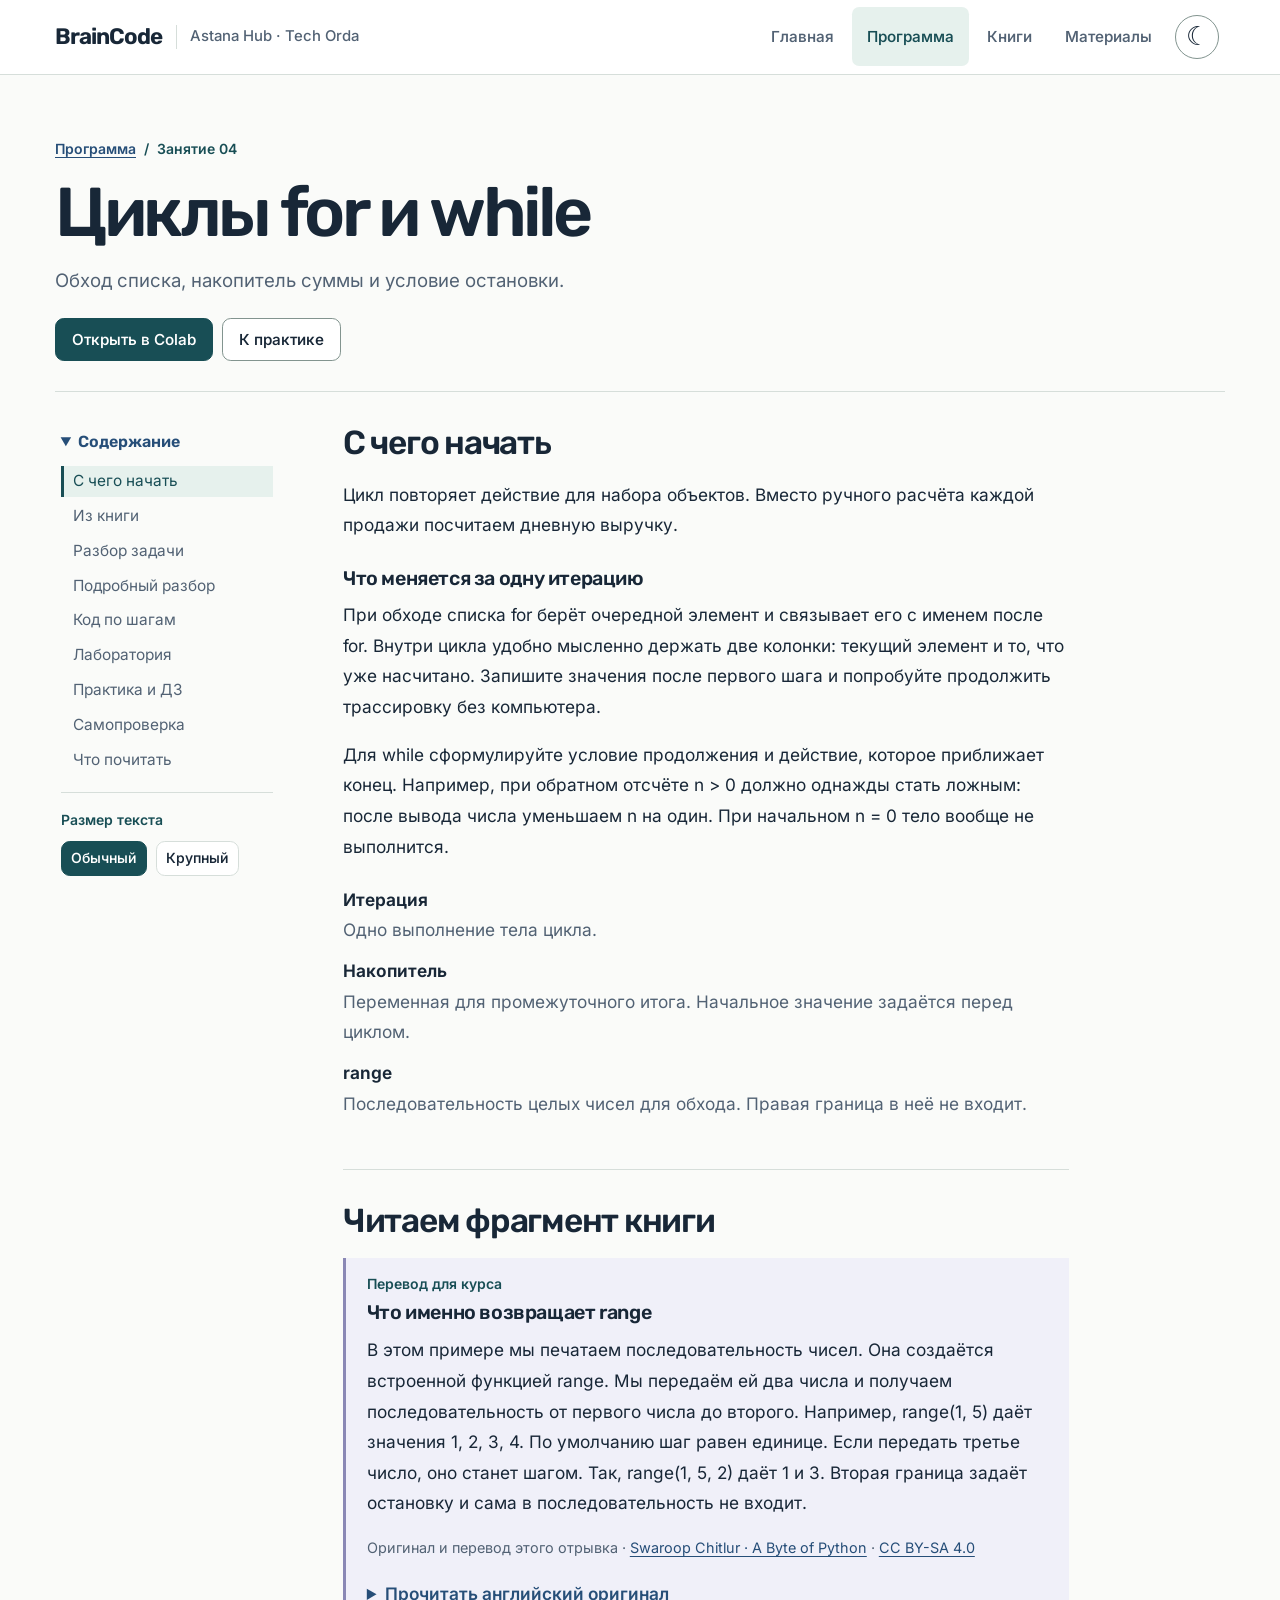
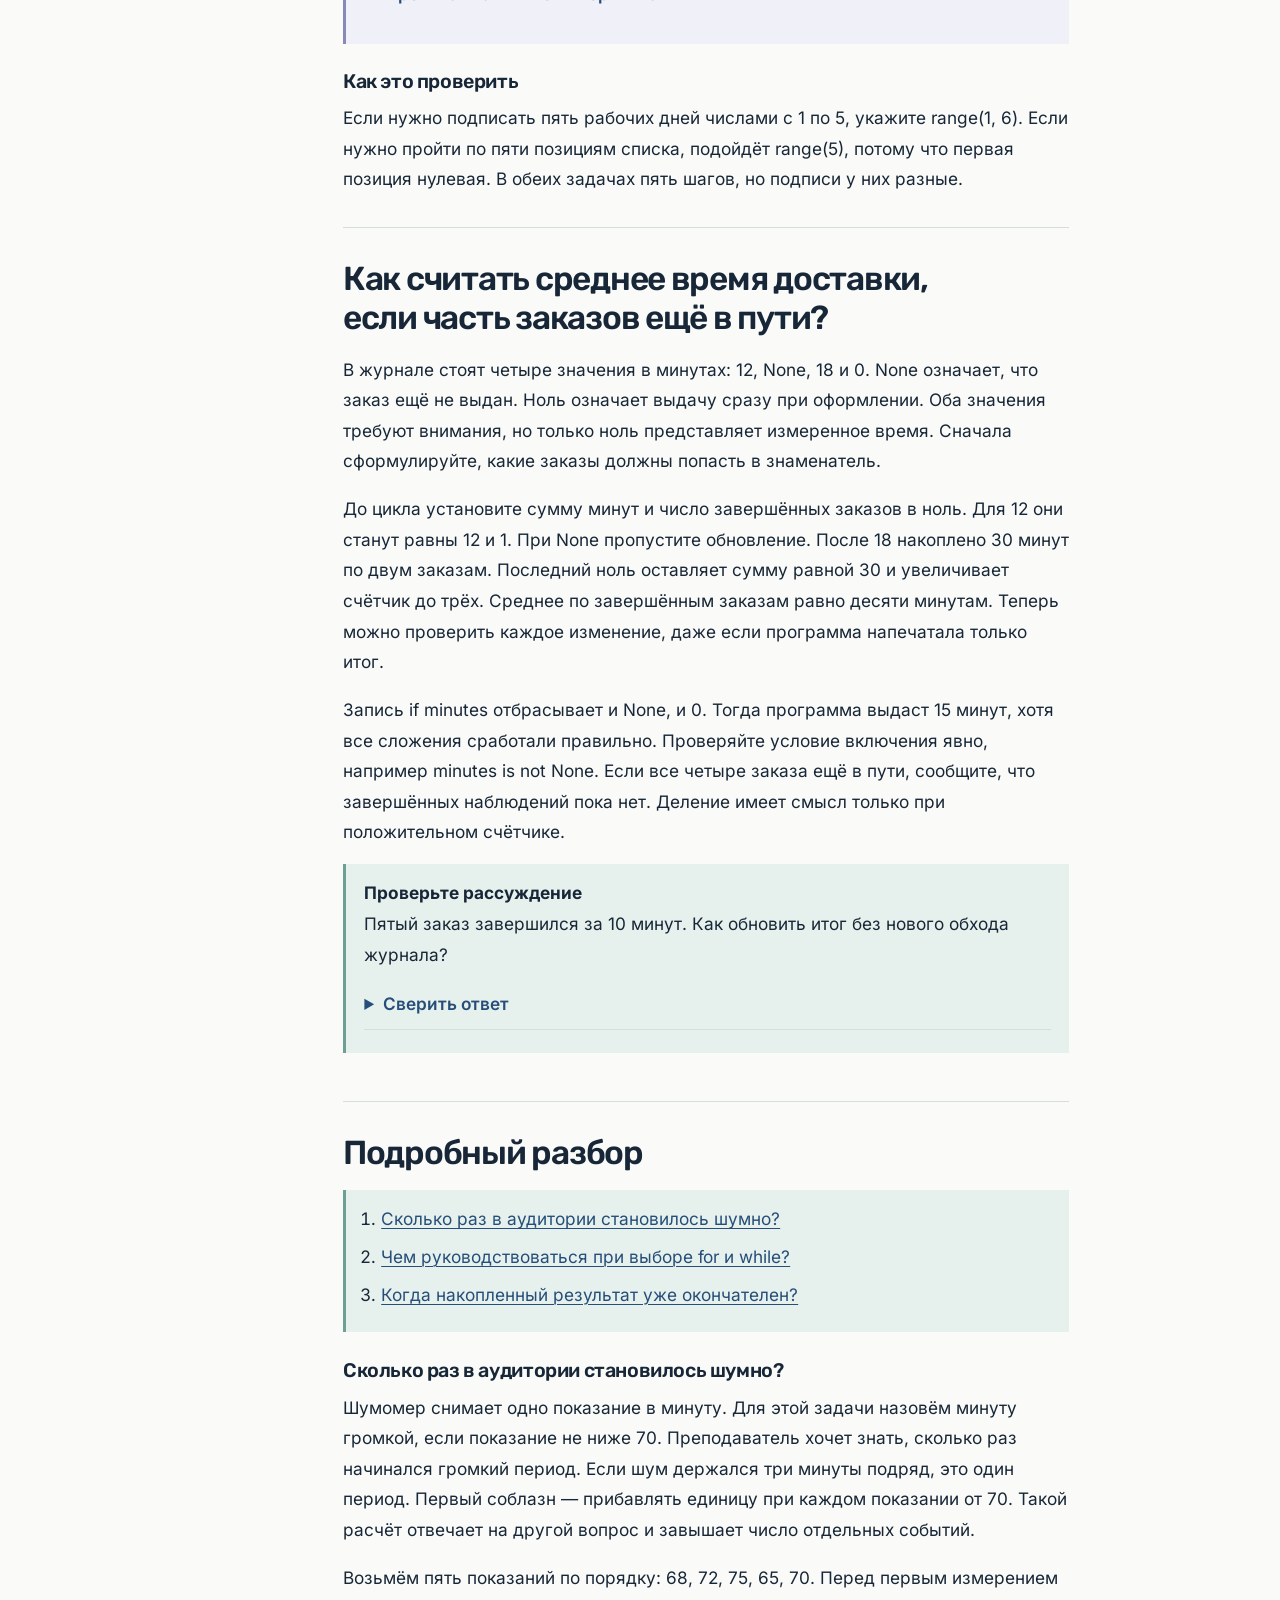
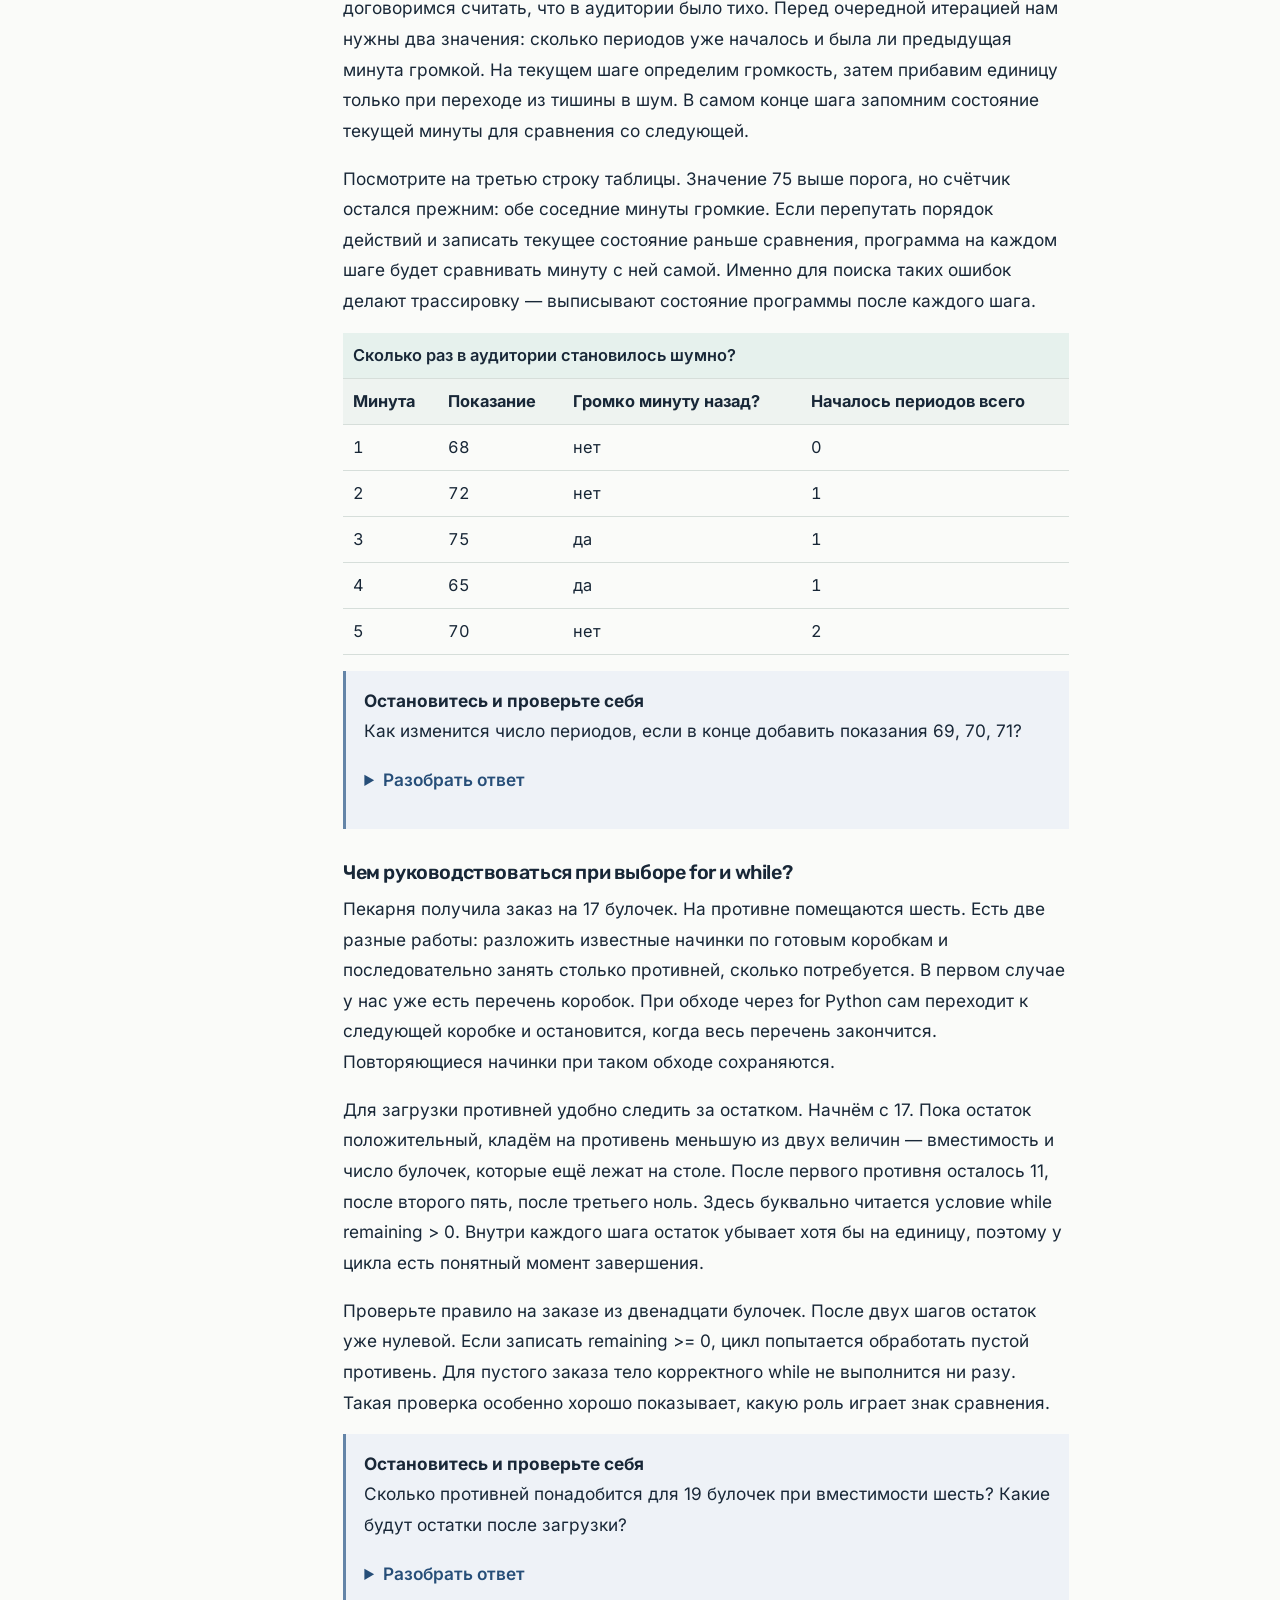
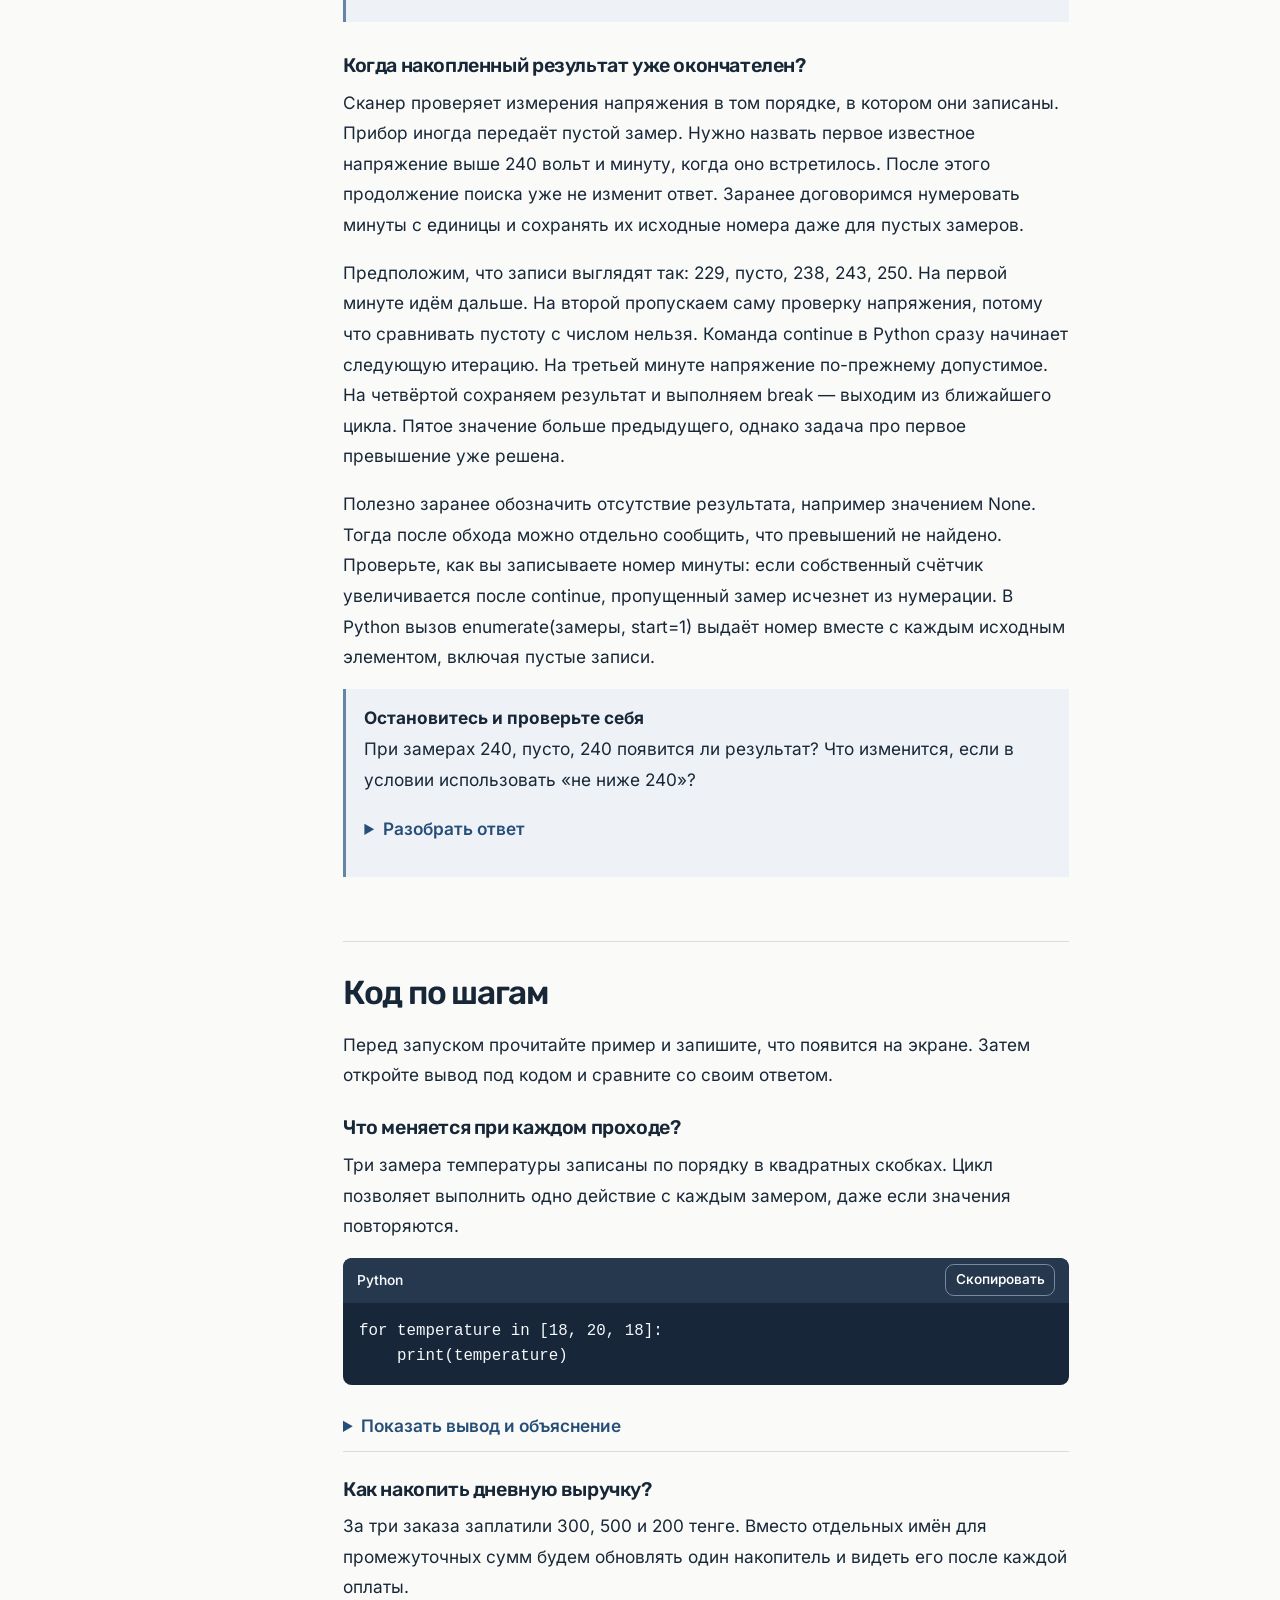
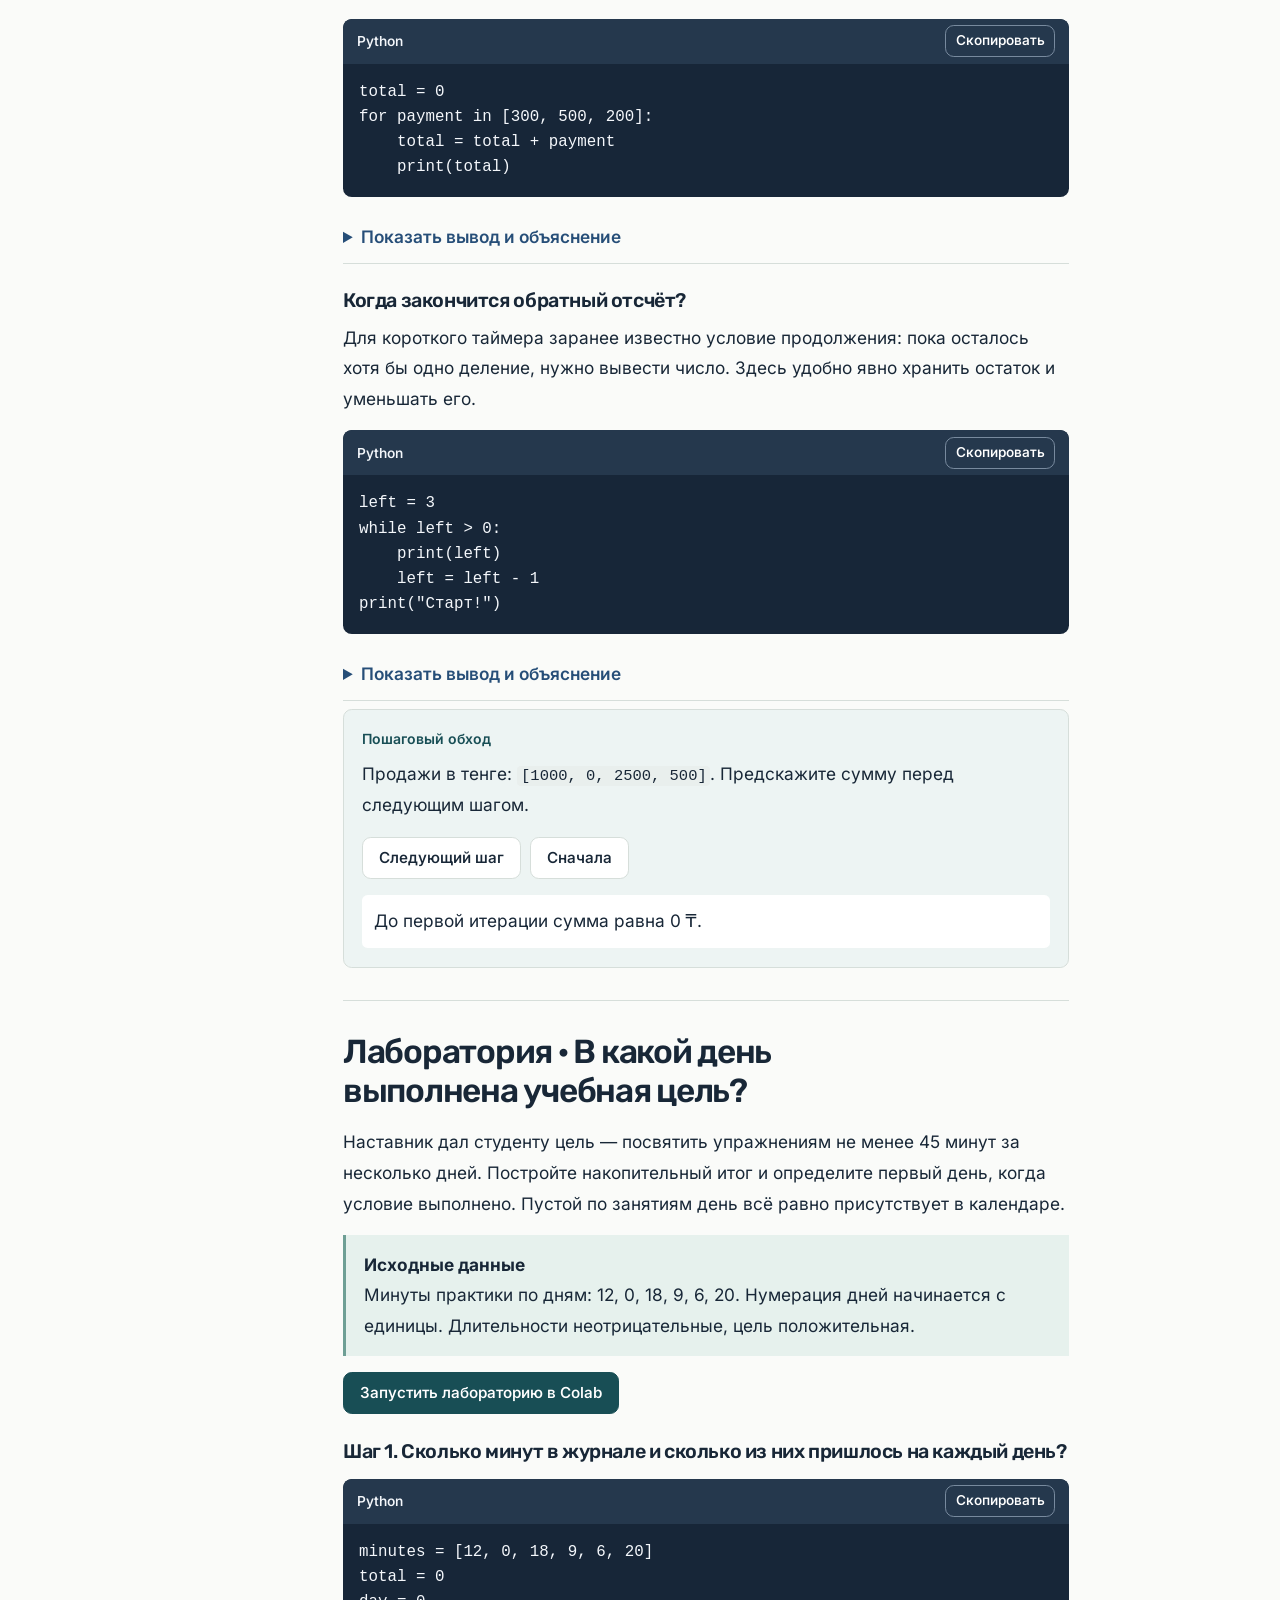
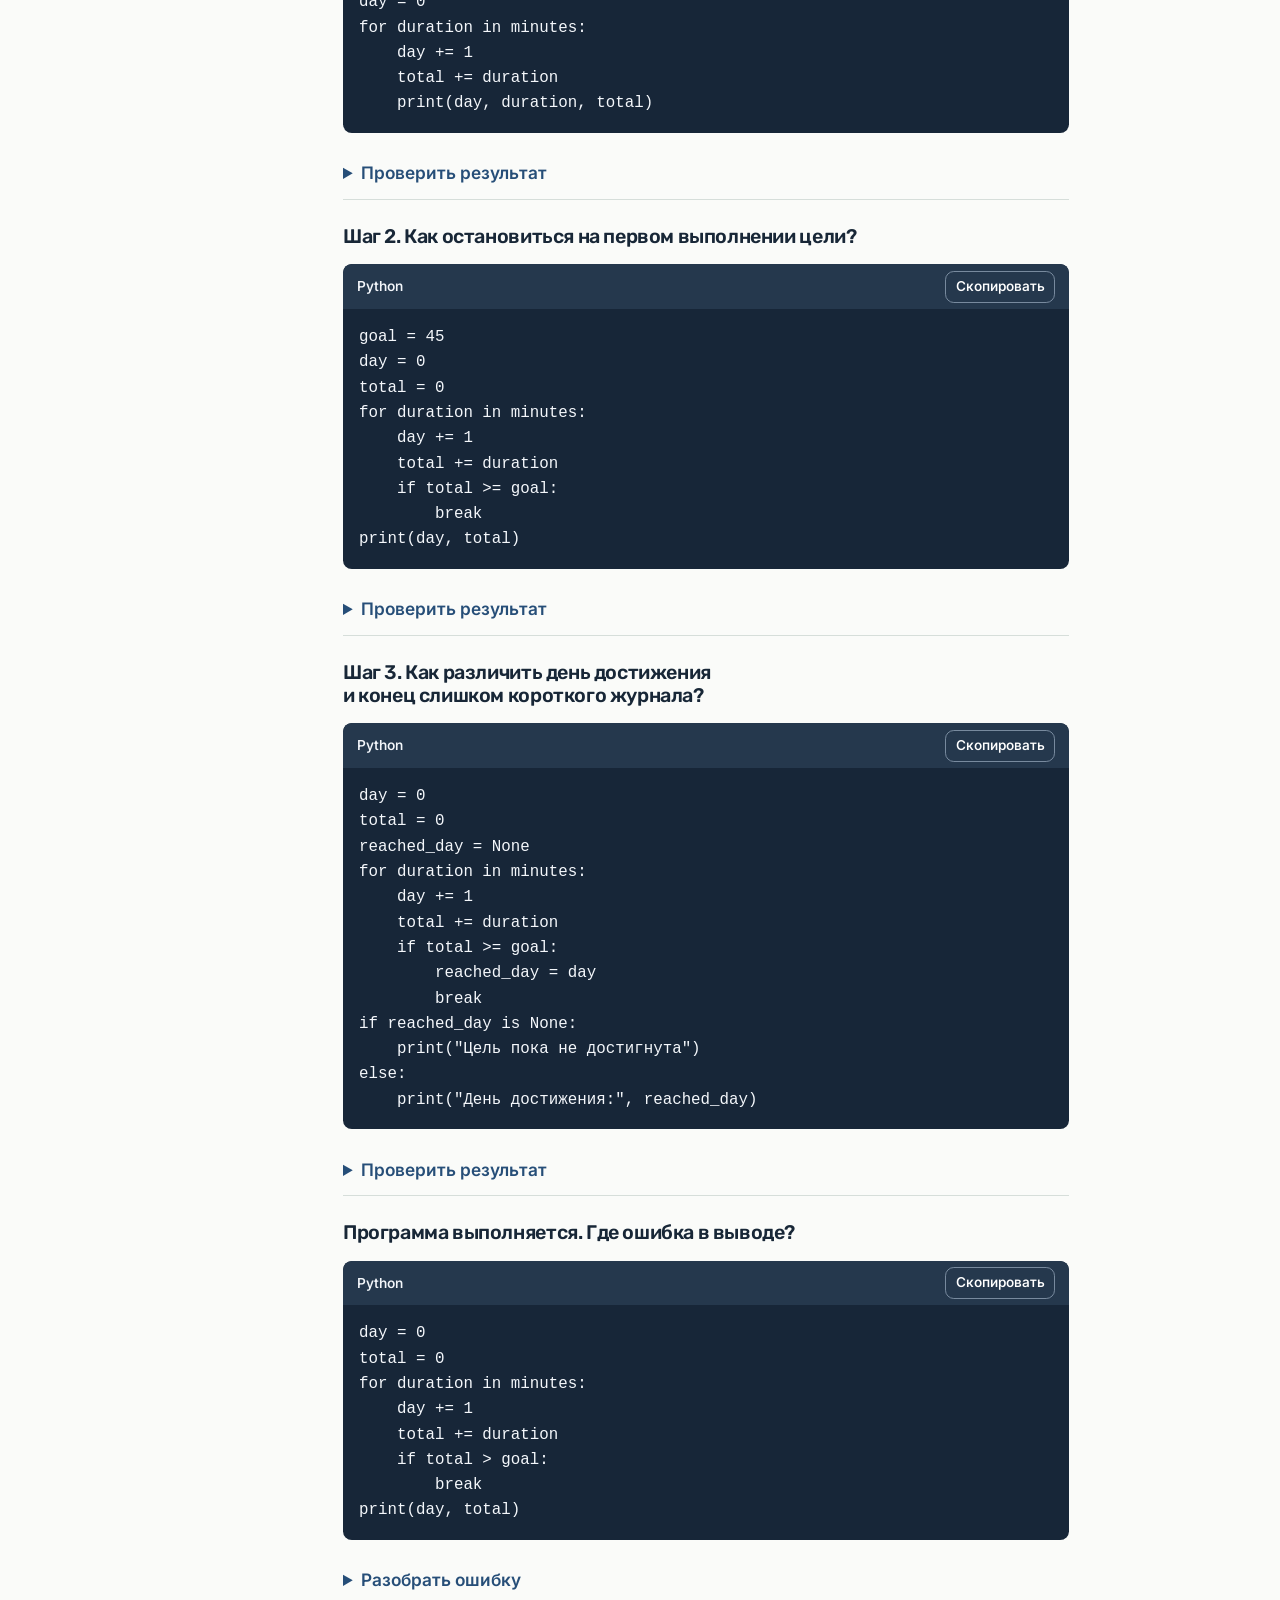
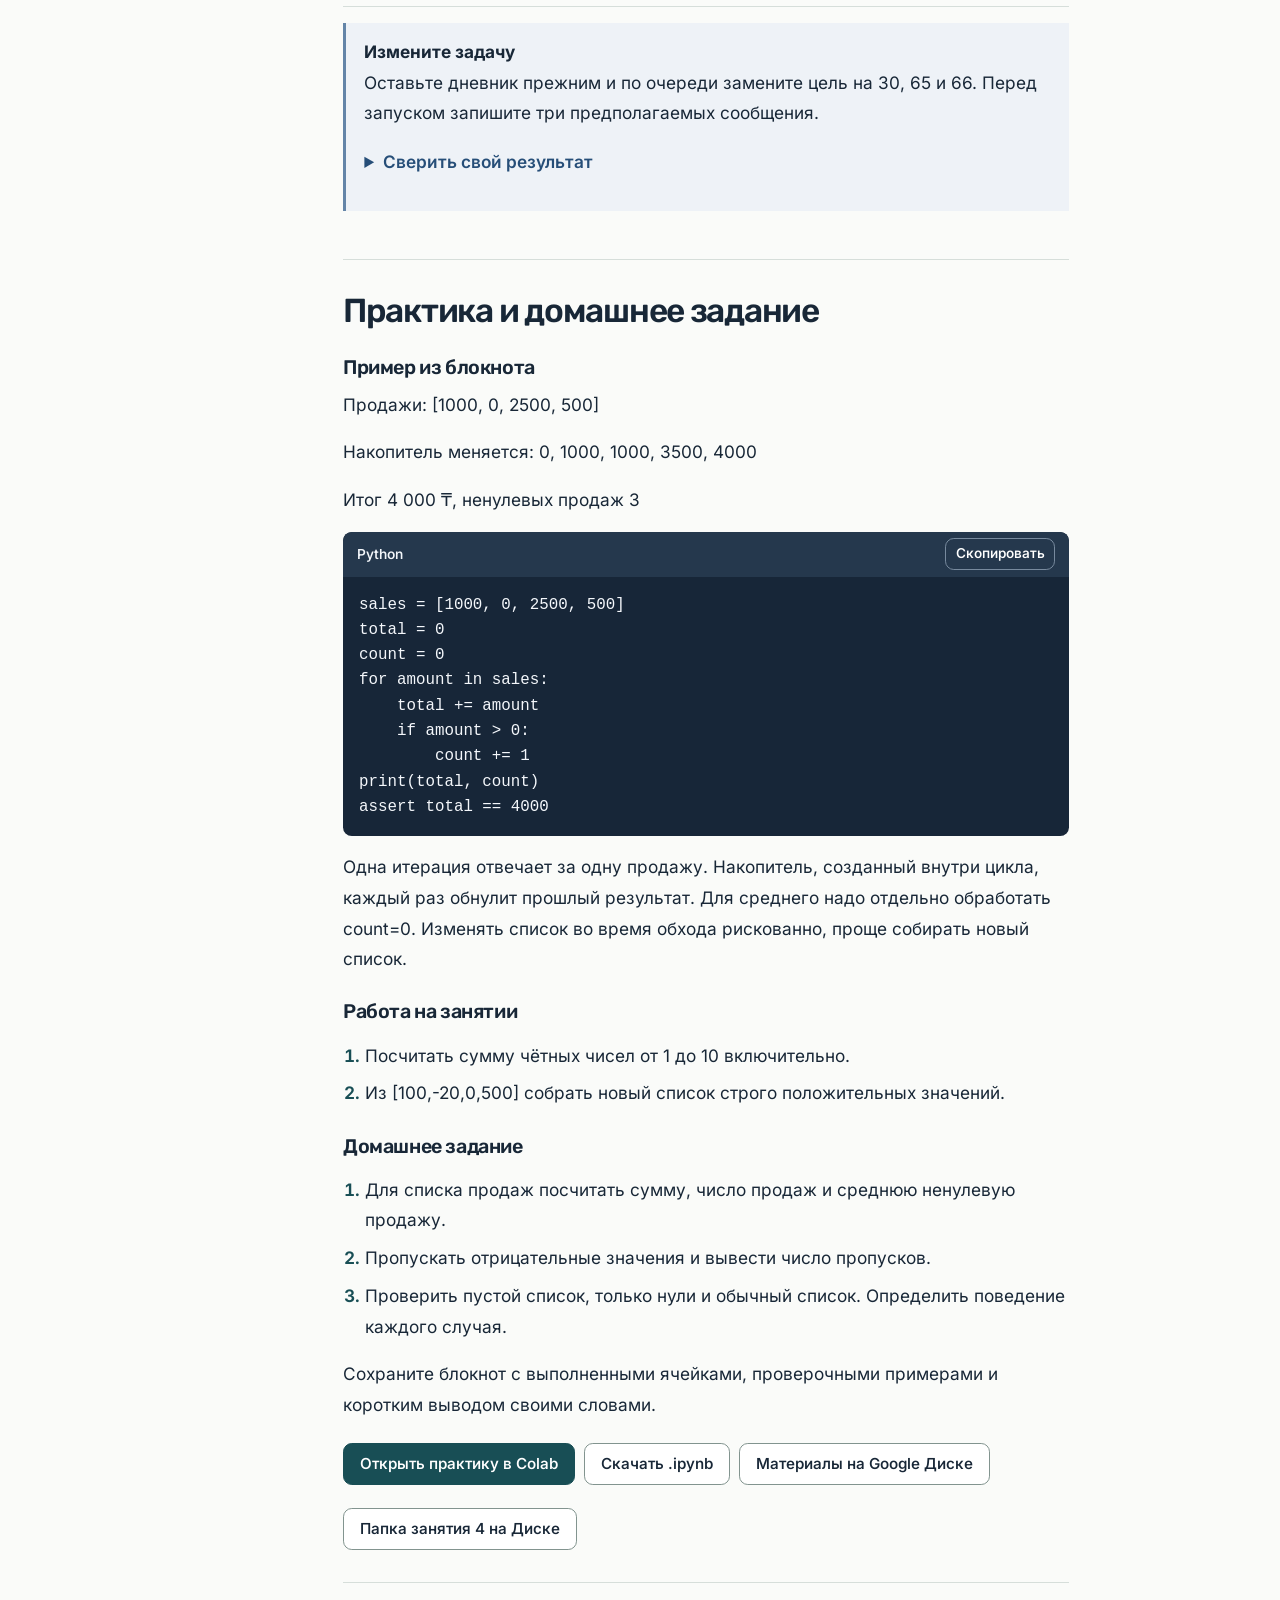
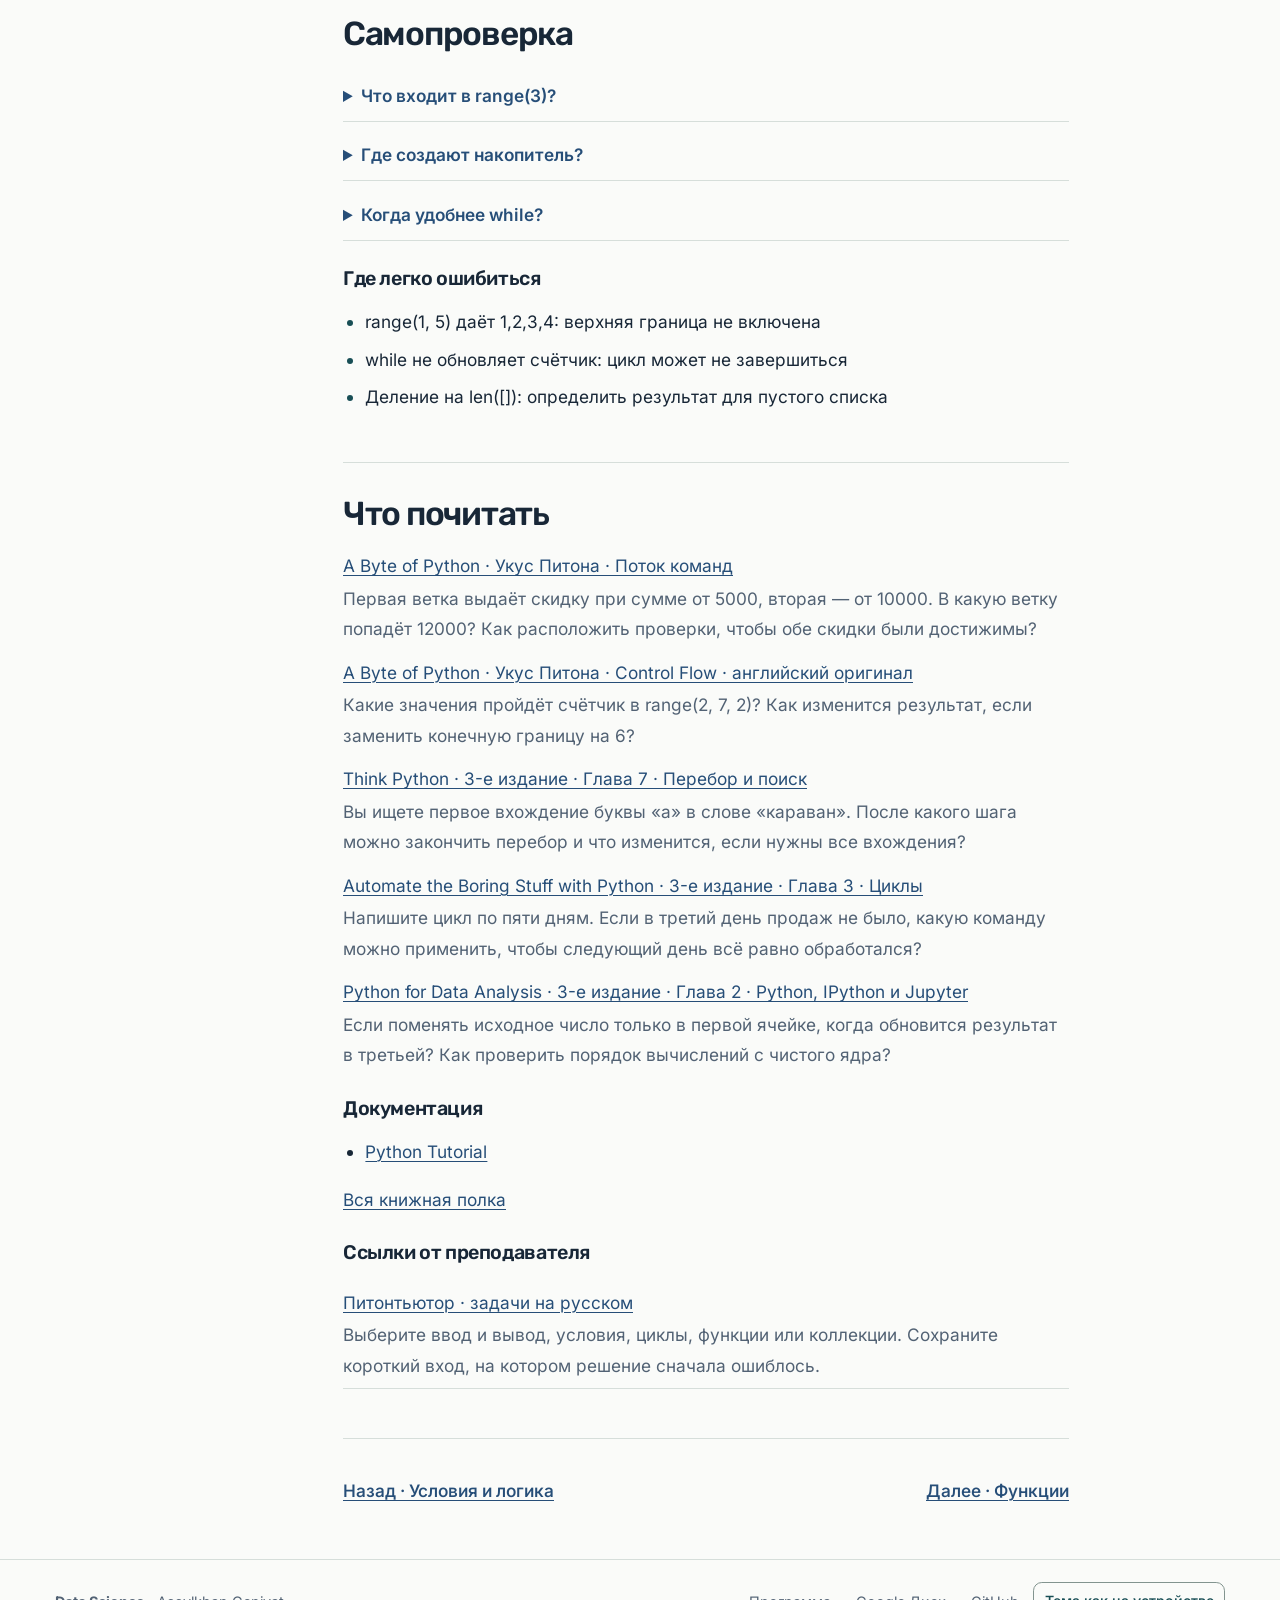
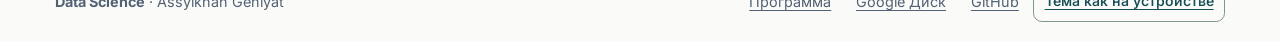
<file: lessons/04-loops.html>
<!doctype html>
<html lang="ru">
<head>
  <meta charset="utf-8">
  <meta name="viewport" content="width=device-width,initial-scale=1">
  <meta id="dark-chrome" name="theme-color" content="#1b272b" media="screen and (prefers-color-scheme: dark)">
  <meta name="theme-color" content="#ffffff">
  <meta name="description" content="Обход списка, накопитель суммы и условие остановки.">
  <title>Циклы for и while · Tech Orda / BrainCode</title>
  <link rel="icon" href="data:,">
  <link rel="stylesheet" href="../assets/fonts/fonts.css">
  <link rel="stylesheet" href="../assets/style.css?v=ec7466c483f1">
  <link id="dark-palette" rel="stylesheet" href="../assets/dark.css?v=161d72ccf070" media="screen and (prefers-color-scheme: dark)">
  <noscript><style>.theme-toggle, .theme-system { display: none; }</style></noscript>
  <script src="../assets/theme.js?v=c96073bb852b"></script>
  <script src="../assets/site.js?v=9730c80c8783" defer></script>
</head>
<body data-page="lesson">
  <a class="skip" href="#content">К содержанию</a>
  <header class="mast"><div class="wrap mast-inner">
    <a class="brand" href="../index.html?v=a04a9e30a524"><strong>BrainCode</strong><span class="partners">Astana Hub · Tech Orda</span></a>
    <nav aria-label="Навигация курса"><a href="../index.html?v=a04a9e30a524">Главная</a><a href="../lessons/index.html?v=a04a9e30a524" aria-current="location">Программа</a><a href="../books.html?v=a04a9e30a524">Книги</a><a href="../materials.html?v=a04a9e30a524">Материалы</a></nav>
    <button class="theme-toggle" id="theme-toggle" type="button" aria-label="Тёмная тема" aria-pressed="false" title="Переключить тему">
      <span aria-hidden="true" class="theme-moon">☾</span><span aria-hidden="true" class="theme-sun">☀︎</span>
    </button>
  </div></header>
  <main id="content" class="wrap" tabindex="-1"><header class="lesson-head"><div class="eyebrow"><a href="index.html?v=a04a9e30a524">Программа</a> &nbsp;/&nbsp; Занятие 04</div><h1>Циклы for и while</h1><p class="intro">Обход списка, накопитель суммы и условие остановки.</p><div class="actions"><a href="https://colab.research.google.com/github/kuromi1kow/braincode-data-science/blob/main/notebooks/04-loops.ipynb" class="btn primary">Открыть в Colab</a><a href="#practice" class="btn">К практике</a></div></header><div class="layout"><aside class="rail"><details class="section-menu" open>
      <summary>Содержание</summary><nav aria-label="Содержание страницы"><a href="#start">С чего начать</a><a href="#book-text">Из книги</a><a href="#case">Разбор задачи</a><a href="#deeper">Подробный разбор</a><a href="#code">Код по шагам</a><a href="#workshop">Лаборатория</a><a href="#practice">Практика и ДЗ</a><a href="#quiz">Самопроверка</a><a href="#reading">Что почитать</a></nav>
<div class="reader-tools" hidden>
        <span class="smallcap">Размер текста</span>
        <div class="type-buttons">
          <button id="normal-type" aria-pressed="true" type="button">Обычный</button>
          <button id="large-type" aria-pressed="false" type="button">Крупный</button>
        </div>
      </div></details></aside><article class="reading"><section id="start"><h2>С чего начать</h2><p>Цикл повторяет действие для набора объектов. Вместо ручного расчёта каждой продажи посчитаем дневную выручку.</p><h3>Что меняется за одну итерацию</h3><p>При обходе списка for берёт очередной элемент и связывает его с именем после for. Внутри цикла удобно мысленно держать две колонки: текущий элемент и то, что уже насчитано. Запишите значения после первого шага и попробуйте продолжить трассировку без компьютера.</p><p>Для while сформулируйте условие продолжения и действие, которое приближает конец. Например, при обратном отсчёте n &gt; 0 должно однажды стать ложным: после вывода числа уменьшаем n на один. При начальном n = 0 тело вообще не выполнится.</p><dl><dt class="term">Итерация</dt><dd>Одно выполнение тела цикла.</dd><dt class="term">Накопитель</dt><dd>Переменная для промежуточного итога. Начальное значение задаётся перед циклом.</dd><dt class="term">range</dt><dd>Последовательность целых чисел для обхода. Правая граница в неё не входит.</dd></dl></section><section id="book-text"><h2>Читаем фрагмент книги</h2><div class="book-excerpt"><div class="smallcap">Перевод для курса</div><h3>Что именно возвращает range</h3><blockquote><p>В этом примере мы печатаем последовательность чисел. Она создаётся встроенной функцией range. Мы передаём ей два числа и получаем последовательность от первого числа до второго. Например, range(1, 5) даёт значения 1, 2, 3, 4. По умолчанию шаг равен единице. Если передать третье число, оно станет шагом. Так, range(1, 5, 2) даёт 1 и 3. Вторая граница задаёт остановку и сама в последовательность не входит.</p></blockquote><p class="credit">Оригинал и перевод этого отрывка · <a href="https://github.com/swaroopch/byte-of-python/blob/84f4dd8d6f09836fa58226eaafe922b8a7baabc6/control_flow.md#L91">Swaroop Chitlur · A Byte of Python</a> · <a href="https://creativecommons.org/licenses/by-sa/4.0/">CC BY-SA 4.0</a></p><details><summary>Прочитать английский оригинал</summary><div lang="en"><p>In this program, we are printing a sequence of numbers. We generate this sequence of numbers using the built-in range function.</p><p>What we do here is supply it two numbers and range returns a sequence of numbers starting from the first number and up to the second number. For example, range(1,5) gives the sequence [1, 2, 3, 4]. By default, range takes a step count of 1. If we supply a third number to range, then that becomes the step count. For example, range(1,5,2) gives [1,3]. Remember that the range extends up to the second number i.e. it does not include the second number.</p></div></details></div><h3>Как это проверить</h3><p>Если нужно подписать пять рабочих дней числами с 1 по 5, укажите range(1, 6). Если нужно пройти по пяти позициям списка, подойдёт range(5), потому что первая позиция нулевая. В обеих задачах пять шагов, но подписи у них разные.</p></section><section id="case"><h2>Как считать среднее время доставки, если часть заказов ещё в пути?</h2><p>В журнале стоят четыре значения в минутах: 12, None, 18 и 0. None означает, что заказ ещё не выдан. Ноль означает выдачу сразу при оформлении. Оба значения требуют внимания, но только ноль представляет измеренное время. Сначала сформулируйте, какие заказы должны попасть в знаменатель.</p><p>До цикла установите сумму минут и число завершённых заказов в ноль. Для 12 они станут равны 12 и 1. При None пропустите обновление. После 18 накоплено 30 минут по двум заказам. Последний ноль оставляет сумму равной 30 и увеличивает счётчик до трёх. Среднее по завершённым заказам равно десяти минутам. Теперь можно проверить каждое изменение, даже если программа напечатала только итог.</p><p>Запись if minutes отбрасывает и None, и 0. Тогда программа выдаст 15 минут, хотя все сложения сработали правильно. Проверяйте условие включения явно, например minutes is not None. Если все четыре заказа ещё в пути, сообщите, что завершённых наблюдений пока нет. Деление имеет смысл только при положительном счётчике.</p><div class="notes"><strong>Проверьте рассуждение</strong><p>Пятый заказ завершился за 10 минут. Как обновить итог без нового обхода журнала?</p><details><summary>Сверить ответ</summary><p>Добавьте 10 к сумме и единицу к счётчику. Получится 40 / 4 = 10 минут.</p></details></div></section><section id="deeper"><h2>Подробный разбор</h2><ol class="inside-toc"><li><a href="#chapter-1">Сколько раз в аудитории становилось шумно?</a></li><li><a href="#chapter-2">Чем руководствоваться при выборе for и while?</a></li><li><a href="#chapter-3">Когда накопленный результат уже окончателен?</a></li></ol><div class="unit" id="chapter-1"><h3>Сколько раз в аудитории становилось шумно?</h3><p>Шумомер снимает одно показание в минуту. Для этой задачи назовём минуту громкой, если показание не ниже 70. Преподаватель хочет знать, сколько раз начинался громкий период. Если шум держался три минуты подряд, это один период. Первый соблазн — прибавлять единицу при каждом показании от 70. Такой расчёт отвечает на другой вопрос и завышает число отдельных событий.</p><p>Возьмём пять показаний по порядку: 68, 72, 75, 65, 70. Перед первым измерением договоримся считать, что в аудитории было тихо. Перед очередной итерацией нам нужны два значения: сколько периодов уже началось и была ли предыдущая минута громкой. На текущем шаге определим громкость, затем прибавим единицу только при переходе из тишины в шум. В самом конце шага запомним состояние текущей минуты для сравнения со следующей.</p><p>Посмотрите на третью строку таблицы. Значение 75 выше порога, но счётчик остался прежним: обе соседние минуты громкие. Если перепутать порядок действий и записать текущее состояние раньше сравнения, программа на каждом шаге будет сравнивать минуту с ней самой. Именно для поиска таких ошибок делают трассировку — выписывают состояние программы после каждого шага.</p><div class="scroll-table"><table><caption>Сколько раз в аудитории становилось шумно?</caption><thead><tr><th scope="col">Минута</th><th scope="col">Показание</th><th scope="col">Громко минуту назад?</th><th scope="col">Началось периодов всего</th></tr></thead><tbody><tr><td>1</td><td>68</td><td>нет</td><td>0</td></tr><tr><td>2</td><td>72</td><td>нет</td><td>1</td></tr><tr><td>3</td><td>75</td><td>да</td><td>1</td></tr><tr><td>4</td><td>65</td><td>да</td><td>1</td></tr><tr><td>5</td><td>70</td><td>нет</td><td>2</td></tr></tbody></table></div><div class="checkpoint"><strong>Остановитесь и проверьте себя</strong><p>Как изменится число периодов, если в конце добавить показания 69, 70, 71?</p><details><summary>Разобрать ответ</summary><p>После 69 снова наступает тишина. При 70 начинается третий период, а 71 продолжает его. Итог — три периода.</p></details></div></div><div class="unit" id="chapter-2"><h3>Чем руководствоваться при выборе for и while?</h3><p>Пекарня получила заказ на 17 булочек. На противне помещаются шесть. Есть две разные работы: разложить известные начинки по готовым коробкам и последовательно занять столько противней, сколько потребуется. В первом случае у нас уже есть перечень коробок. При обходе через for Python сам переходит к следующей коробке и остановится, когда весь перечень закончится. Повторяющиеся начинки при таком обходе сохраняются.</p><p>Для загрузки противней удобно следить за остатком. Начнём с 17. Пока остаток положительный, кладём на противень меньшую из двух величин — вместимость и число булочек, которые ещё лежат на столе. После первого противня осталось 11, после второго пять, после третьего ноль. Здесь буквально читается условие while remaining &gt; 0. Внутри каждого шага остаток убывает хотя бы на единицу, поэтому у цикла есть понятный момент завершения.</p><p>Проверьте правило на заказе из двенадцати булочек. После двух шагов остаток уже нулевой. Если записать remaining &gt;= 0, цикл попытается обработать пустой противень. Для пустого заказа тело корректного while не выполнится ни разу. Такая проверка особенно хорошо показывает, какую роль играет знак сравнения.</p><div class="checkpoint"><strong>Остановитесь и проверьте себя</strong><p>Сколько противней понадобится для 19 булочек при вместимости шесть? Какие будут остатки после загрузки?</p><details><summary>Разобрать ответ</summary><p>Нужны четыре противня. Остатки по порядку равны 13, 7, 1 и 0. На четвёртый противень попадёт одна булочка.</p></details></div></div><div class="unit" id="chapter-3"><h3>Когда накопленный результат уже окончателен?</h3><p>Сканер проверяет измерения напряжения в том порядке, в котором они записаны. Прибор иногда передаёт пустой замер. Нужно назвать первое известное напряжение выше 240 вольт и минуту, когда оно встретилось. После этого продолжение поиска уже не изменит ответ. Заранее договоримся нумеровать минуты с единицы и сохранять их исходные номера даже для пустых замеров.</p><p>Предположим, что записи выглядят так: 229, пусто, 238, 243, 250. На первой минуте идём дальше. На второй пропускаем саму проверку напряжения, потому что сравнивать пустоту с числом нельзя. Команда continue в Python сразу начинает следующую итерацию. На третьей минуте напряжение по-прежнему допустимое. На четвёртой сохраняем результат и выполняем break — выходим из ближайшего цикла. Пятое значение больше предыдущего, однако задача про первое превышение уже решена.</p><p>Полезно заранее обозначить отсутствие результата, например значением None. Тогда после обхода можно отдельно сообщить, что превышений не найдено. Проверьте, как вы записываете номер минуты: если собственный счётчик увеличивается после continue, пропущенный замер исчезнет из нумерации. В Python вызов enumerate(замеры, start=1) выдаёт номер вместе с каждым исходным элементом, включая пустые записи.</p><div class="checkpoint"><strong>Остановитесь и проверьте себя</strong><p>При замерах 240, пусто, 240 появится ли результат? Что изменится, если в условии использовать «не ниже 240»?</p><details><summary>Разобрать ответ</summary><p>При строгом превышении результата нет. Для правила «не ниже 240» первое подходящее измерение — 240 на первой минуте.</p></details></div></div></section><section id="code"><h2>Код по шагам</h2><p>Перед запуском прочитайте пример и запишите, что появится на экране. Затем откройте вывод под кодом и сравните со своим ответом.</p><h3>Что меняется при каждом проходе?</h3><p>Три замера температуры записаны по порядку в квадратных скобках. Цикл позволяет выполнить одно действие с каждым замером, даже если значения повторяются.</p><div class="codebox"><div class="codebar"><span>Python</span><button type="button" aria-label="Скопировать пример кода">Скопировать</button></div><pre><code>for temperature in [18, 20, 18]:
    print(temperature)</code></pre></div><details><summary>Показать вывод и объяснение</summary><pre class="out">18
20
18</pre><p>На первом проходе имя temperature получает 18, на следующем — 20, на последнем — снова 18. Команда с отступом выполняется каждый раз для текущего значения. Последнее число тоже печатается, потому что цикл обходит все три позиции.</p></details><h3>Как накопить дневную выручку?</h3><p>За три заказа заплатили 300, 500 и 200 тенге. Вместо отдельных имён для промежуточных сумм будем обновлять один накопитель и видеть его после каждой оплаты.</p><div class="codebox"><div class="codebar"><span>Python</span><button type="button" aria-label="Скопировать пример кода">Скопировать</button></div><pre><code>total = 0
for payment in [300, 500, 200]:
    total = total + payment
    print(total)</code></pre></div><details><summary>Показать вывод и объяснение</summary><pre class="out">300
800
1000</pre><p>Начальное значение ноль задаётся один раз перед циклом. Правая часть присваивания использует предыдущую сумму, прибавляет очередную оплату и сохраняет результат обратно в total. Если переместить обнуление внутрь цикла, на экране будут только суммы отдельных оплат.</p></details><h3>Когда закончится обратный отсчёт?</h3><p>Для короткого таймера заранее известно условие продолжения: пока осталось хотя бы одно деление, нужно вывести число. Здесь удобно явно хранить остаток и уменьшать его.</p><div class="codebox"><div class="codebar"><span>Python</span><button type="button" aria-label="Скопировать пример кода">Скопировать</button></div><pre><code>left = 3
while left &gt; 0:
    print(left)
    left = left - 1
print(&quot;Старт!&quot;)</code></pre></div><details><summary>Показать вывод и объяснение</summary><pre class="out">3
2
1
Старт!</pre><p>Перед каждой итерацией while проверяет выражение left &gt; 0. После печати единицы счётчик уменьшается до нуля, и следующая проверка завершает цикл. Финальный print стоит без отступа и выполняется один раз даже при начальном left = 0.</p></details><div class="demo"><div class="smallcap">Пошаговый обход</div><p>Продажи в тенге: <code>[1000, 0, 2500, 500]</code>. Предскажите сумму перед следующим шагом.</p><div class="controls"><button id="loop-next" type="button">Следующий шаг</button><button id="loop-reset" type="button">Сначала</button></div><output id="loop-state" aria-live="polite">До первой итерации сумма равна 0 ₸.</output></div></section><section id="workshop"><h2>Лаборатория · В какой день выполнена учебная цель?</h2><p>Наставник дал студенту цель — посвятить упражнениям не менее 45 минут за несколько дней. Постройте накопительный итог и определите первый день, когда условие выполнено. Пустой по занятиям день всё равно присутствует в календаре.</p><div class="notes"><strong>Исходные данные</strong><p>Минуты практики по дням: 12, 0, 18, 9, 6, 20. Нумерация дней начинается с единицы. Длительности неотрицательные, цель положительная.</p></div><a href="https://colab.research.google.com/github/kuromi1kow/braincode-data-science/blob/main/notebooks/04-loops-workshop.ipynb" class="btn primary">Запустить лабораторию в Colab</a><h3>Шаг 1. Сколько минут в журнале и сколько из них пришлось на каждый день?</h3><div class="codebox"><div class="codebar"><span>Python</span><button type="button" aria-label="Скопировать пример кода">Скопировать</button></div><pre><code>minutes = [12, 0, 18, 9, 6, 20]
total = 0
day = 0
for duration in minutes:
    day += 1
    total += duration
    print(day, duration, total)</code></pre></div><details><summary>Проверить результат</summary><pre class="out">1 12 12
2 0 12
3 18 30
4 9 39
5 6 45
6 20 65</pre><p>Три числа в строке означают номер дня, продолжительность занятия и сумму с начала наблюдения. При значении 0 номер дня растёт, хотя сумма остаётся прежней. Поэтому вторую строку журнала важно сохранить в обходе.</p></details><h3>Шаг 2. Как остановиться на первом выполнении цели?</h3><div class="codebox"><div class="codebar"><span>Python</span><button type="button" aria-label="Скопировать пример кода">Скопировать</button></div><pre><code>goal = 45
day = 0
total = 0
for duration in minutes:
    day += 1
    total += duration
    if total &gt;= goal:
        break
print(day, total)</code></pre></div><details><summary>Проверить результат</summary><pre class="out">5 45</pre><p>Перед новым обходом оба накопителя снова начинаются с нуля. Сравнение выполняется после добавления текущего дня, поэтому в проверку уже входят его шесть минут. При первом подходящем результате break прекращает цикл и сохраняет найденный номер.</p></details><h3>Шаг 3. Как различить день достижения и конец слишком короткого журнала?</h3><div class="codebox"><div class="codebar"><span>Python</span><button type="button" aria-label="Скопировать пример кода">Скопировать</button></div><pre><code>day = 0
total = 0
reached_day = None
for duration in minutes:
    day += 1
    total += duration
    if total &gt;= goal:
        reached_day = day
        break
if reached_day is None:
    print(&quot;Цель пока не достигнута&quot;)
else:
    print(&quot;День достижения:&quot;, reached_day)</code></pre></div><details><summary>Проверить результат</summary><pre class="out">День достижения: 5</pre><p>Переменная reached_day изначально хранит None — отметку об отсутствии ответа. Номер попадает в неё только при выполнении условия. Теперь последний день нельзя случайно принять за успешный, а пустой журнал тоже даст осмысленное сообщение.</p></details><h3>Программа выполняется. Где ошибка в выводе?</h3><div class="codebox"><div class="codebar"><span>Python</span><button type="button" aria-label="Скопировать пример кода">Скопировать</button></div><pre><code>day = 0
total = 0
for duration in minutes:
    day += 1
    total += duration
    if total &gt; goal:
        break
print(day, total)</code></pre></div><details><summary>Разобрать ошибку</summary><pre class="out">6 65</pre><p>Строгий знак &gt; пропускает ровно 45 минут на пятом дне. На шестом дне условие выполняется, но ответ уже запоздал. Для цели «не менее» сравнение записывают как &gt;=.</p></details><div class="checkpoint"><strong>Измените задачу</strong><p>Оставьте дневник прежним и по очереди замените цель на 30, 65 и 66. Перед запуском запишите три предполагаемых сообщения.</p><details><summary>Сверить свой результат</summary><p>Цель 30 достигнута в день 3. Для 65 ответ — день 6. Для 66 нужно вывести «Цель пока не достигнута».</p></details></div></section><section id="practice"><h2>Практика и домашнее задание</h2><h3>Пример из блокнота</h3><p>Продажи: [1000, 0, 2500, 500]</p><p>Накопитель меняется: 0, 1000, 1000, 3500, 4000</p><p>Итог 4 000 ₸, ненулевых продаж 3</p><div class="codebox"><div class="codebar"><span>Python</span><button type="button" aria-label="Скопировать пример кода">Скопировать</button></div><pre><code>sales = [1000, 0, 2500, 500]
total = 0
count = 0
for amount in sales:
    total += amount
    if amount &gt; 0:
        count += 1
print(total, count)
assert total == 4000</code></pre></div><p>Одна итерация отвечает за одну продажу. Накопитель, созданный внутри цикла, каждый раз обнулит прошлый результат. Для среднего надо отдельно обработать count=0. Изменять список во время обхода рискованно, проще собирать новый список.</p><h3>Работа на занятии</h3><ol class="exercise"><li>Посчитать сумму чётных чисел от 1 до 10 включительно.</li><li>Из [100,-20,0,500] собрать новый список строго положительных значений.</li></ol><h3>Домашнее задание</h3><ol class="exercise"><li>Для списка продаж посчитать сумму, число продаж и среднюю ненулевую продажу.</li><li>Пропускать отрицательные значения и вывести число пропусков.</li><li>Проверить пустой список, только нули и обычный список. Определить поведение каждого случая.</li></ol><p>Сохраните блокнот с выполненными ячейками, проверочными примерами и коротким выводом своими словами.</p><div class="actions"><a href="https://colab.research.google.com/github/kuromi1kow/braincode-data-science/blob/main/notebooks/04-loops.ipynb" class="btn primary">Открыть практику в Colab</a><a href="../notebooks/04-loops.ipynb" class="btn">Скачать .ipynb</a><a href="https://drive.google.com/drive/folders/1K83MMSPBBTlHrZSS0A0OPjuO8QI8KvS7" class="btn">Материалы на Google Диске</a></div><div class="actions"><a href="https://drive.google.com/drive/folders/1z7QI4ajSVPVOmk_pLhfnQdXOLwuDceYN" class="btn">Папка занятия 4 на Диске</a></div></section><section id="quiz"><h2>Самопроверка</h2><details><summary>Что входит в range(3)?</summary><p>0, 1, 2.</p></details><details><summary>Где создают накопитель?</summary><p>До цикла.</p></details><details><summary>Когда удобнее while?</summary><p>Когда число повторений заранее неизвестно и есть условие остановки.</p></details><h3>Где легко ошибиться</h3><ul class="exercise"><li>range(1, 5) даёт 1,2,3,4: верхняя граница не включена</li><li>while не обновляет счётчик: цикл может не завершиться</li><li>Деление на len([]): определить результат для пустого списка</li></ul></section><section id="reading"><h2>Что почитать</h2><ul class="reading-list"><li><a href="https://wombat.org.ua/AByteOfPython/control_flow.html">A Byte of Python · Укус Питона · Поток команд</a><span>Первая ветка выдаёт скидку при сумме от 5000, вторая — от 10000. В какую ветку попадёт 12000? Как расположить проверки, чтобы обе скидки были достижимы?</span></li><li><a href="https://python.swaroopch.com/control_flow.html">A Byte of Python · Укус Питона · Control Flow · английский оригинал</a><span>Какие значения пройдёт счётчик в range(2, 7, 2)? Как изменится результат, если заменить конечную границу на 6?</span></li><li><a href="https://allendowney.github.io/ThinkPython/chap07.html">Think Python · 3-е издание · Глава 7 · Перебор и поиск</a><span>Вы ищете первое вхождение буквы «а» в слове «караван». После какого шага можно закончить перебор и что изменится, если нужны все вхождения?</span></li><li><a href="https://automatetheboringstuff.com/3e/chapter3.html">Automate the Boring Stuff with Python · 3-е издание · Глава 3 · Циклы</a><span>Напишите цикл по пяти дням. Если в третий день продаж не было, какую команду можно применить, чтобы следующий день всё равно обработался?</span></li><li><a href="https://wesmckinney.com/book/python-basics">Python for Data Analysis · 3-е издание · Глава 2 · Python, IPython и Jupyter</a><span>Если поменять исходное число только в первой ячейке, когда обновится результат в третьей? Как проверить порядок вычислений с чистого ядра?</span></li></ul><h3>Документация</h3><ul><li><a href="https://docs.python.org/3/tutorial/">Python Tutorial</a></li></ul><a href="../books.html?v=a04a9e30a524">Вся книжная полка</a><h3>Ссылки от преподавателя</h3><ul class="reading-list resource-list"><li><a href="https://pythontutor.ru/old/">Питонтьютор · задачи на русском</a><span>Выберите ввод и вывод, условия, циклы, функции или коллекции. Сохраните короткий вход, на котором решение сначала ошиблось.</span></li></ul></section><nav class="pager" aria-label="Между занятиями"><a href="03-conditions.html?v=a04a9e30a524">Назад · Условия и логика</a><a href="05-functions-scope.html?v=a04a9e30a524">Далее · Функции</a></nav></article></div></main>
  <footer class="foot"><div class="wrap foot-inner">
    <p><strong>Data Science</strong> · Assylkhan Geniyat</p>
    <nav aria-label="Ресурсы курса"><a href="../lessons/index.html?v=a04a9e30a524">Программа</a><a href="https://drive.google.com/drive/folders/1K83MMSPBBTlHrZSS0A0OPjuO8QI8KvS7">Google Диск</a><a href="https://github.com/kuromi1kow/braincode-data-science">GitHub</a><button class="theme-system" id="theme-system" type="button" aria-pressed="true">Тема как на устройстве</button></nav>
  </div></footer>
</body></html>
</file>
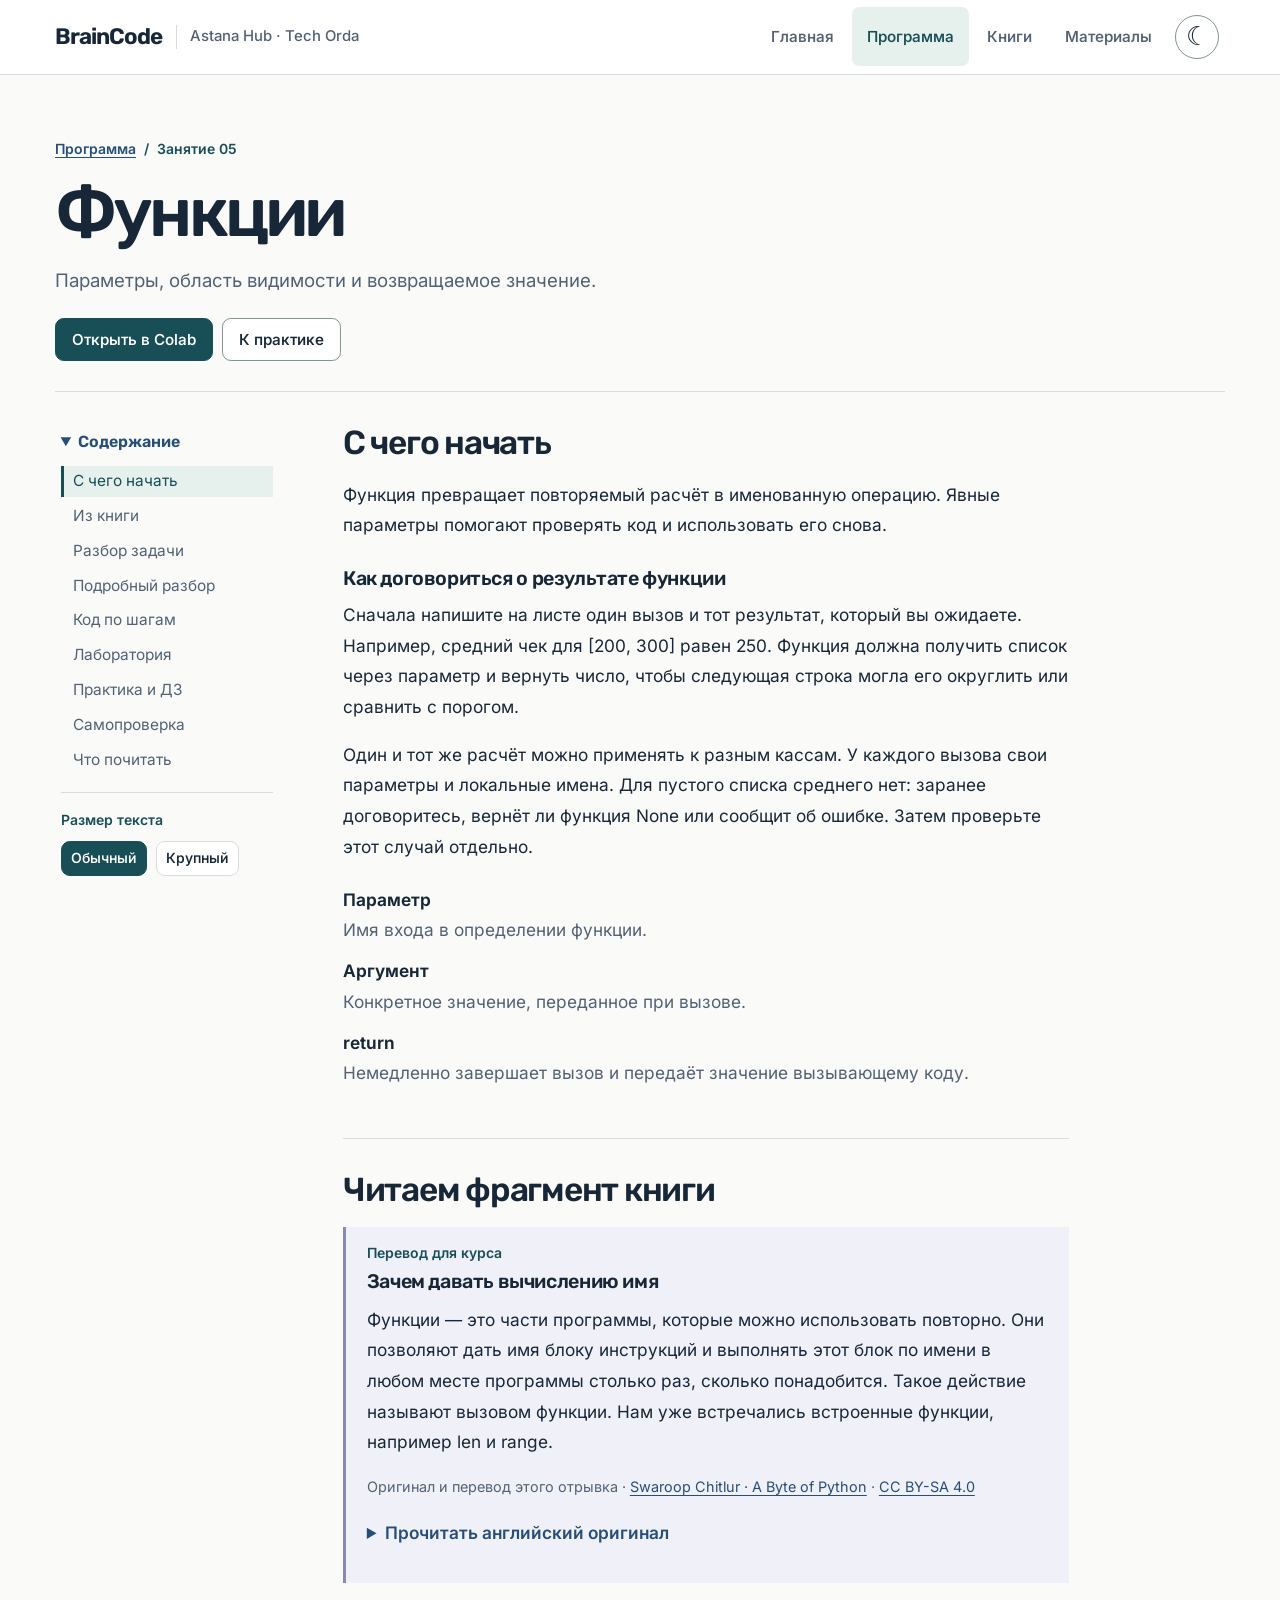
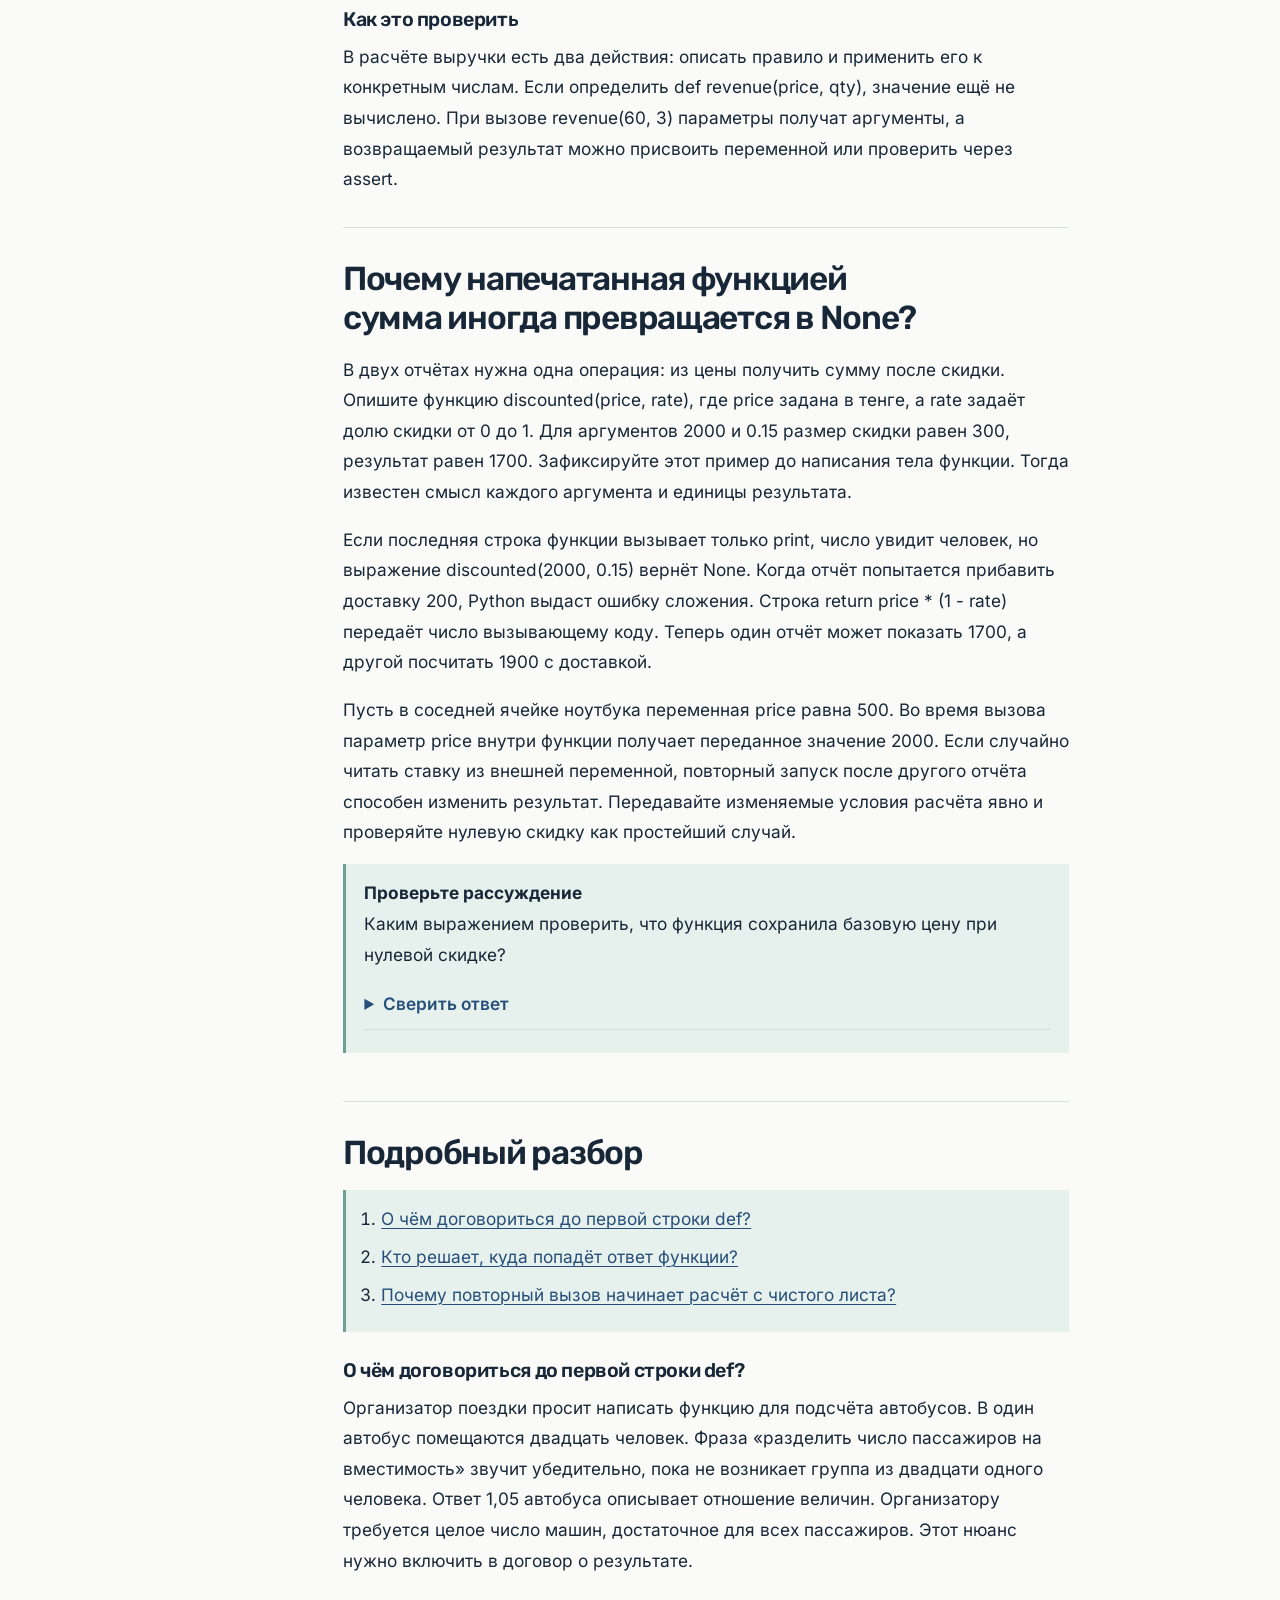
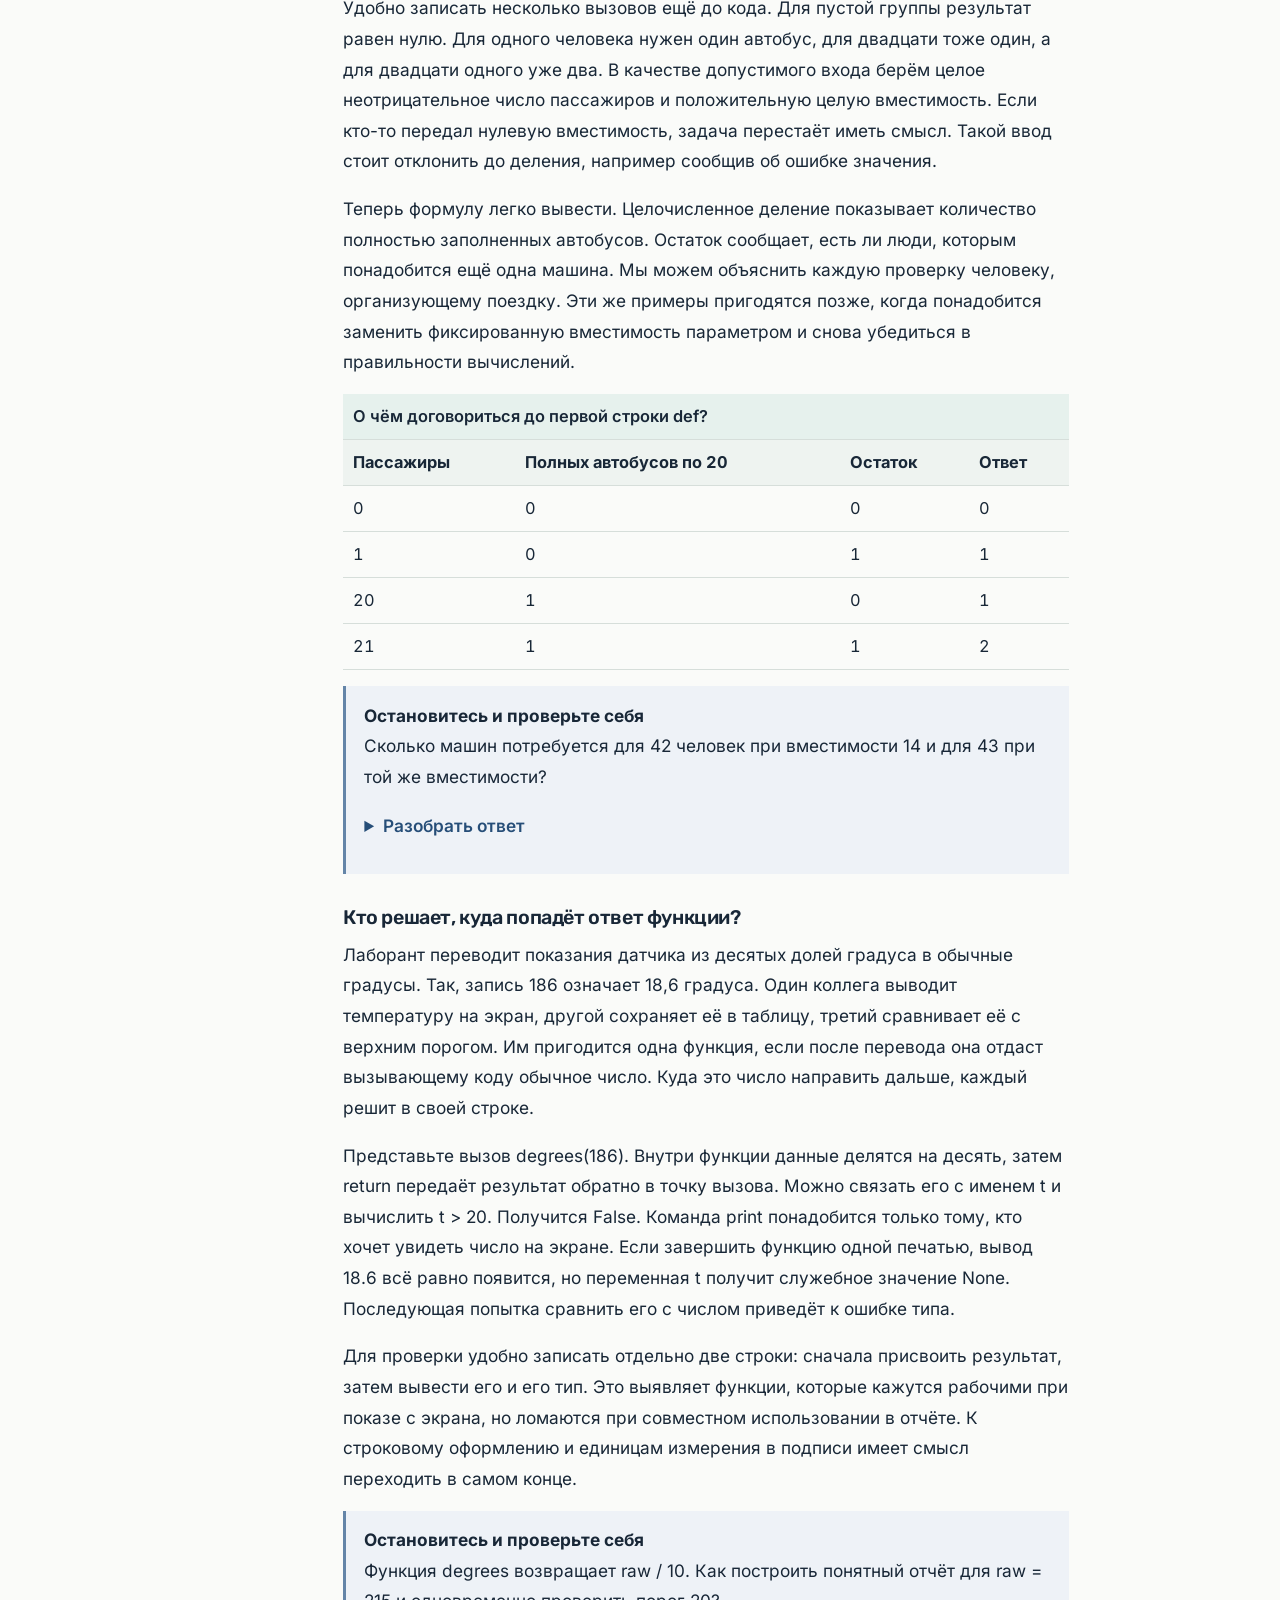
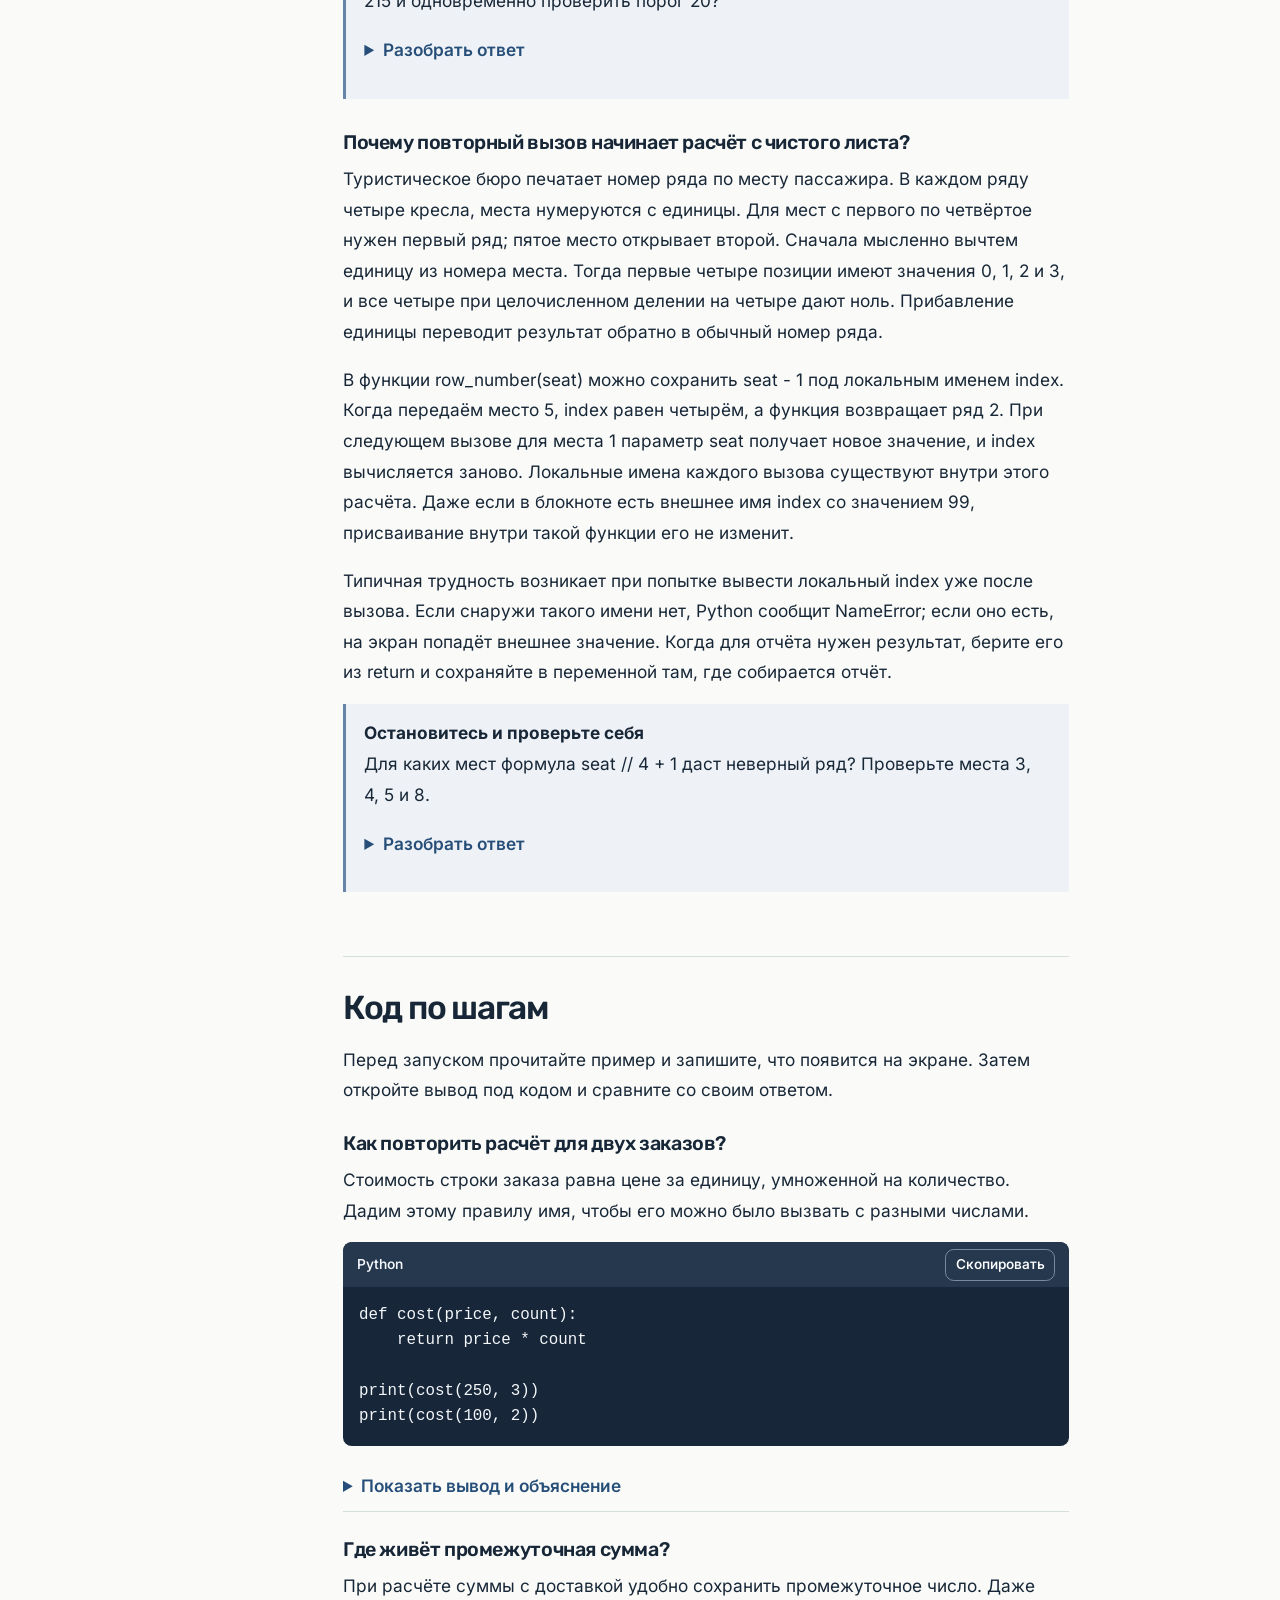
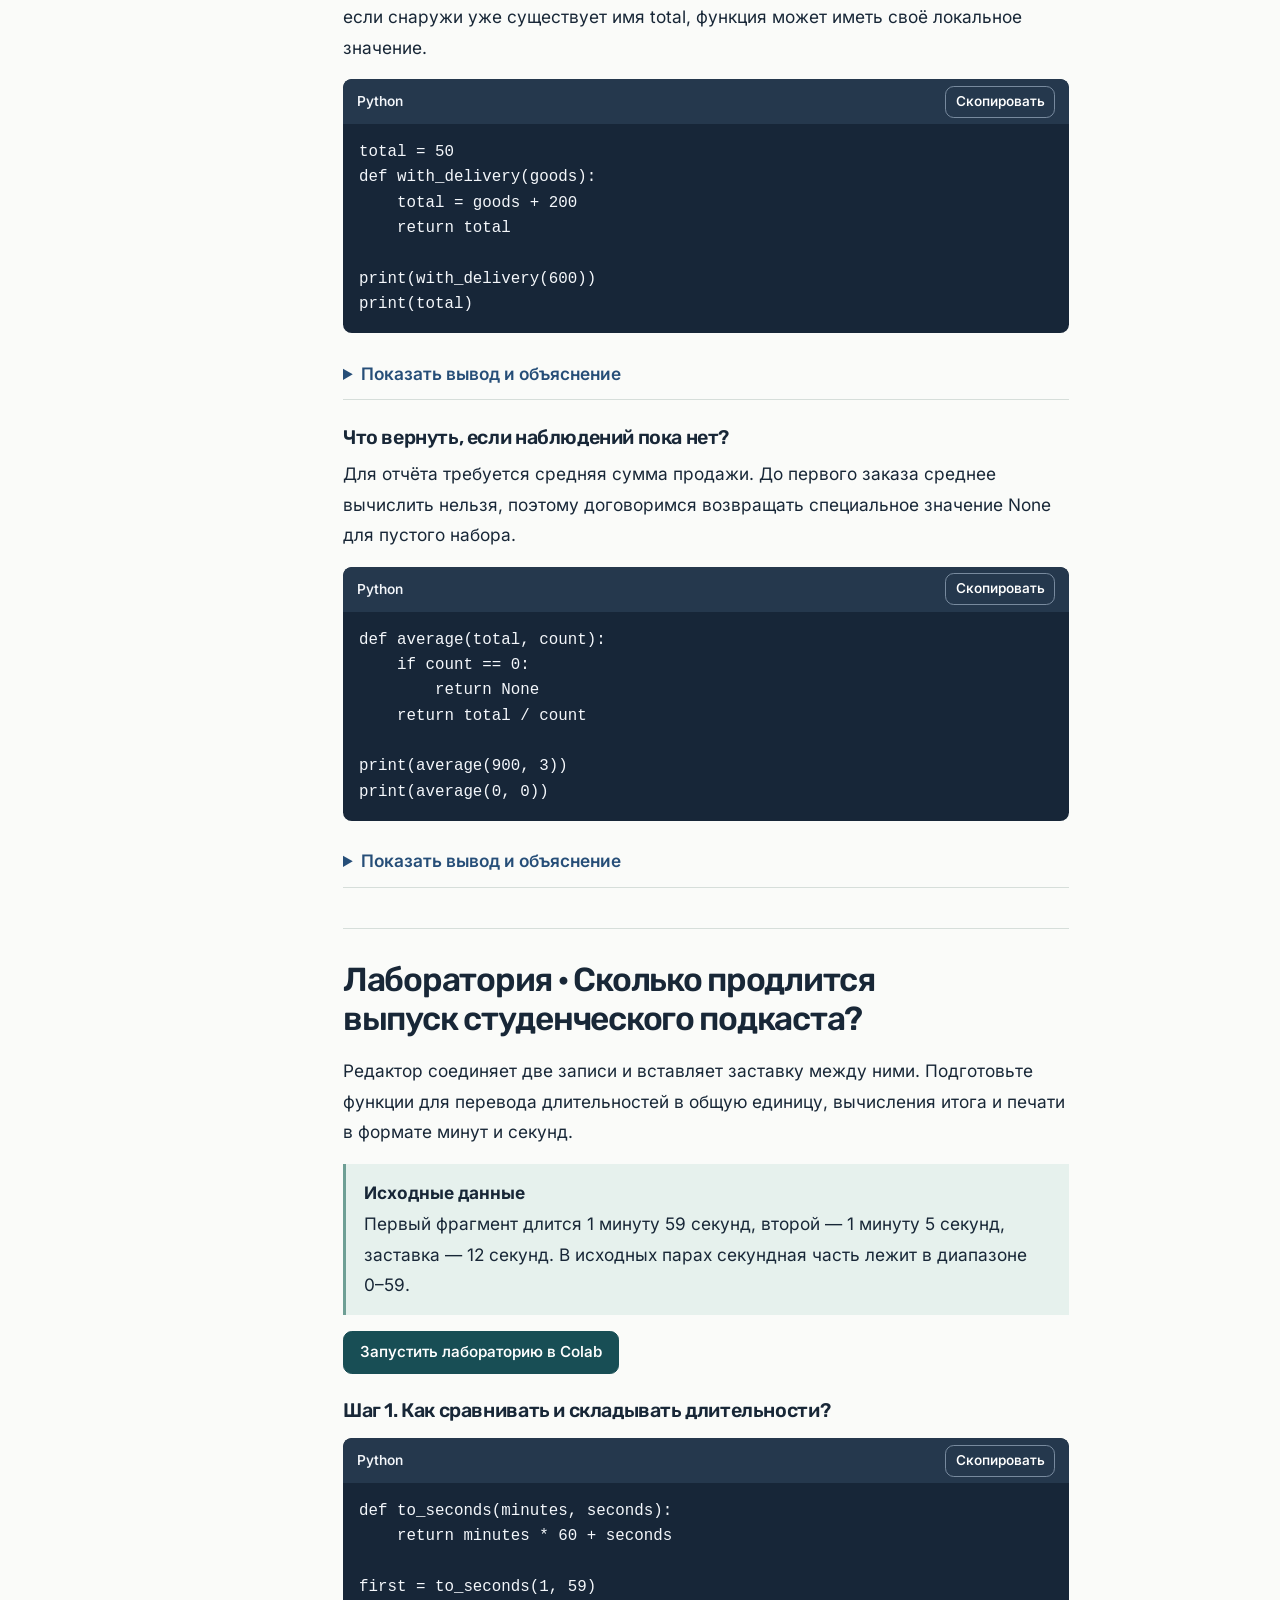
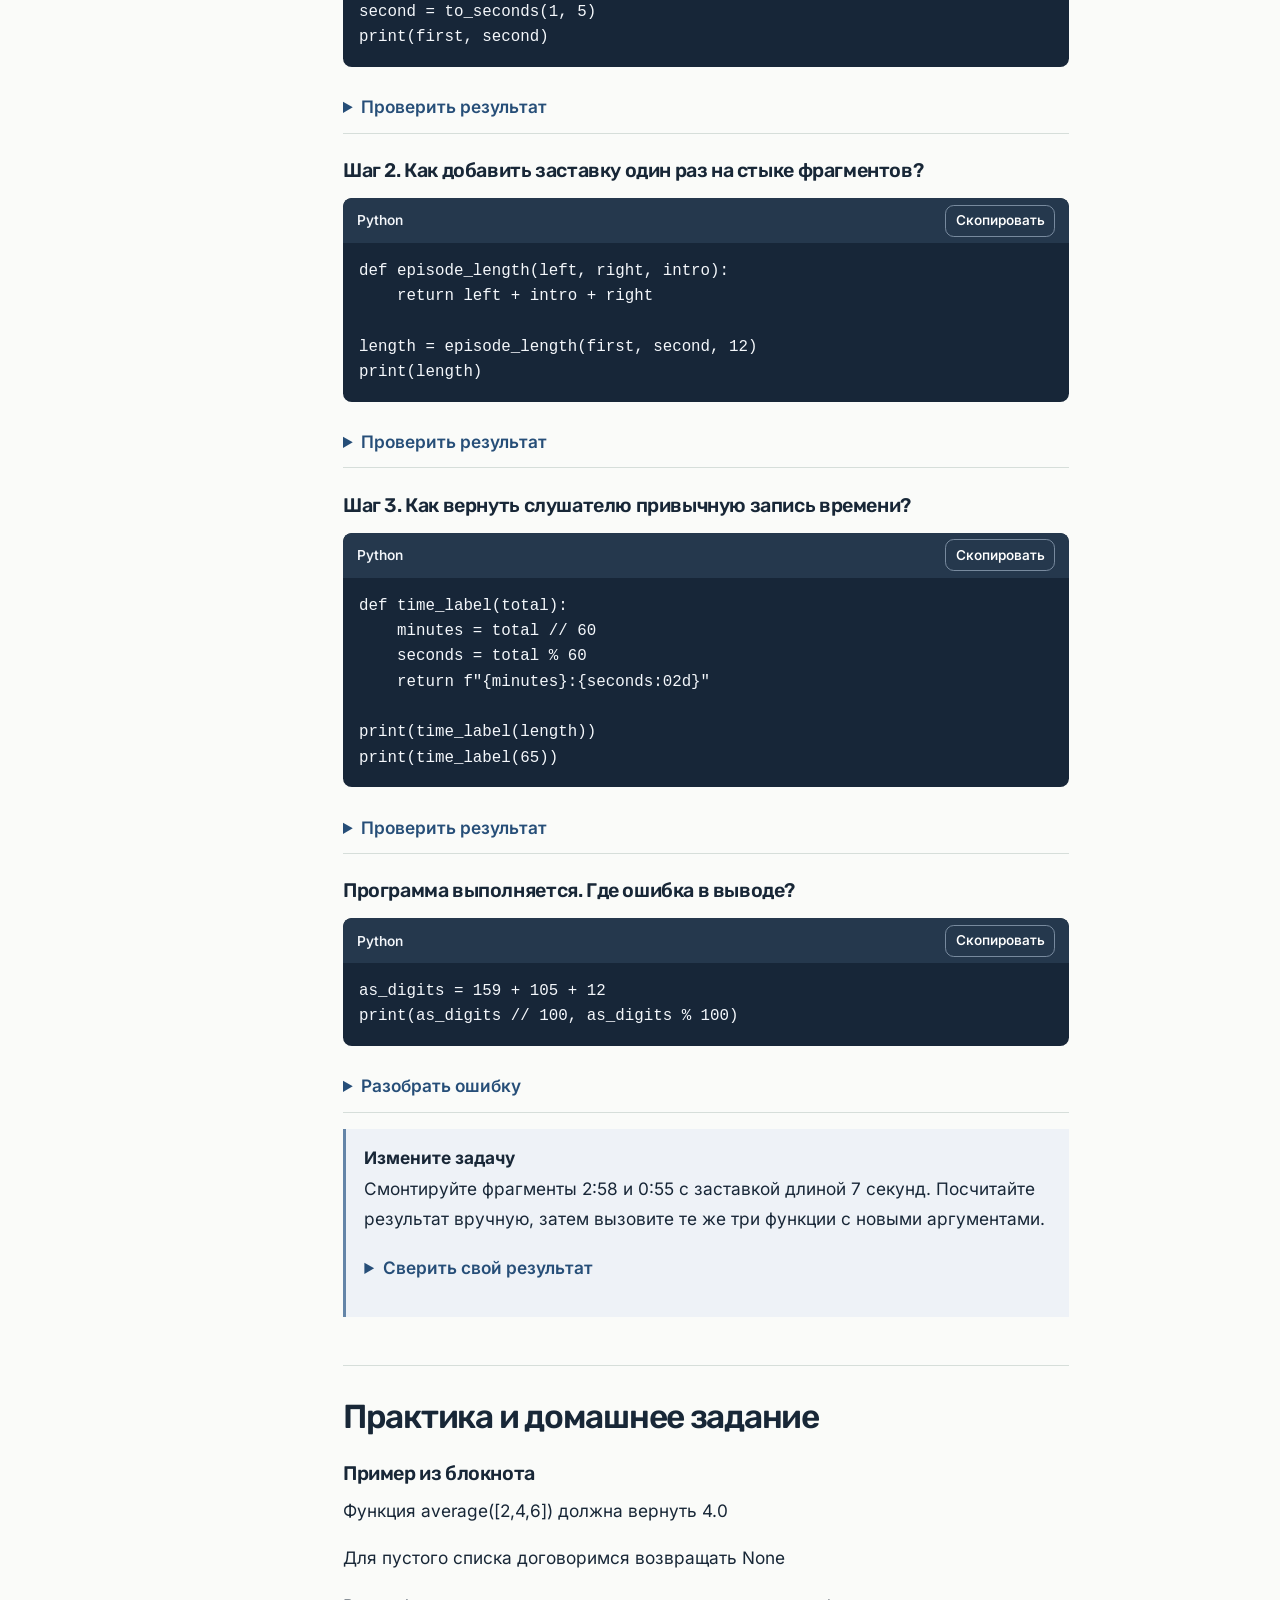
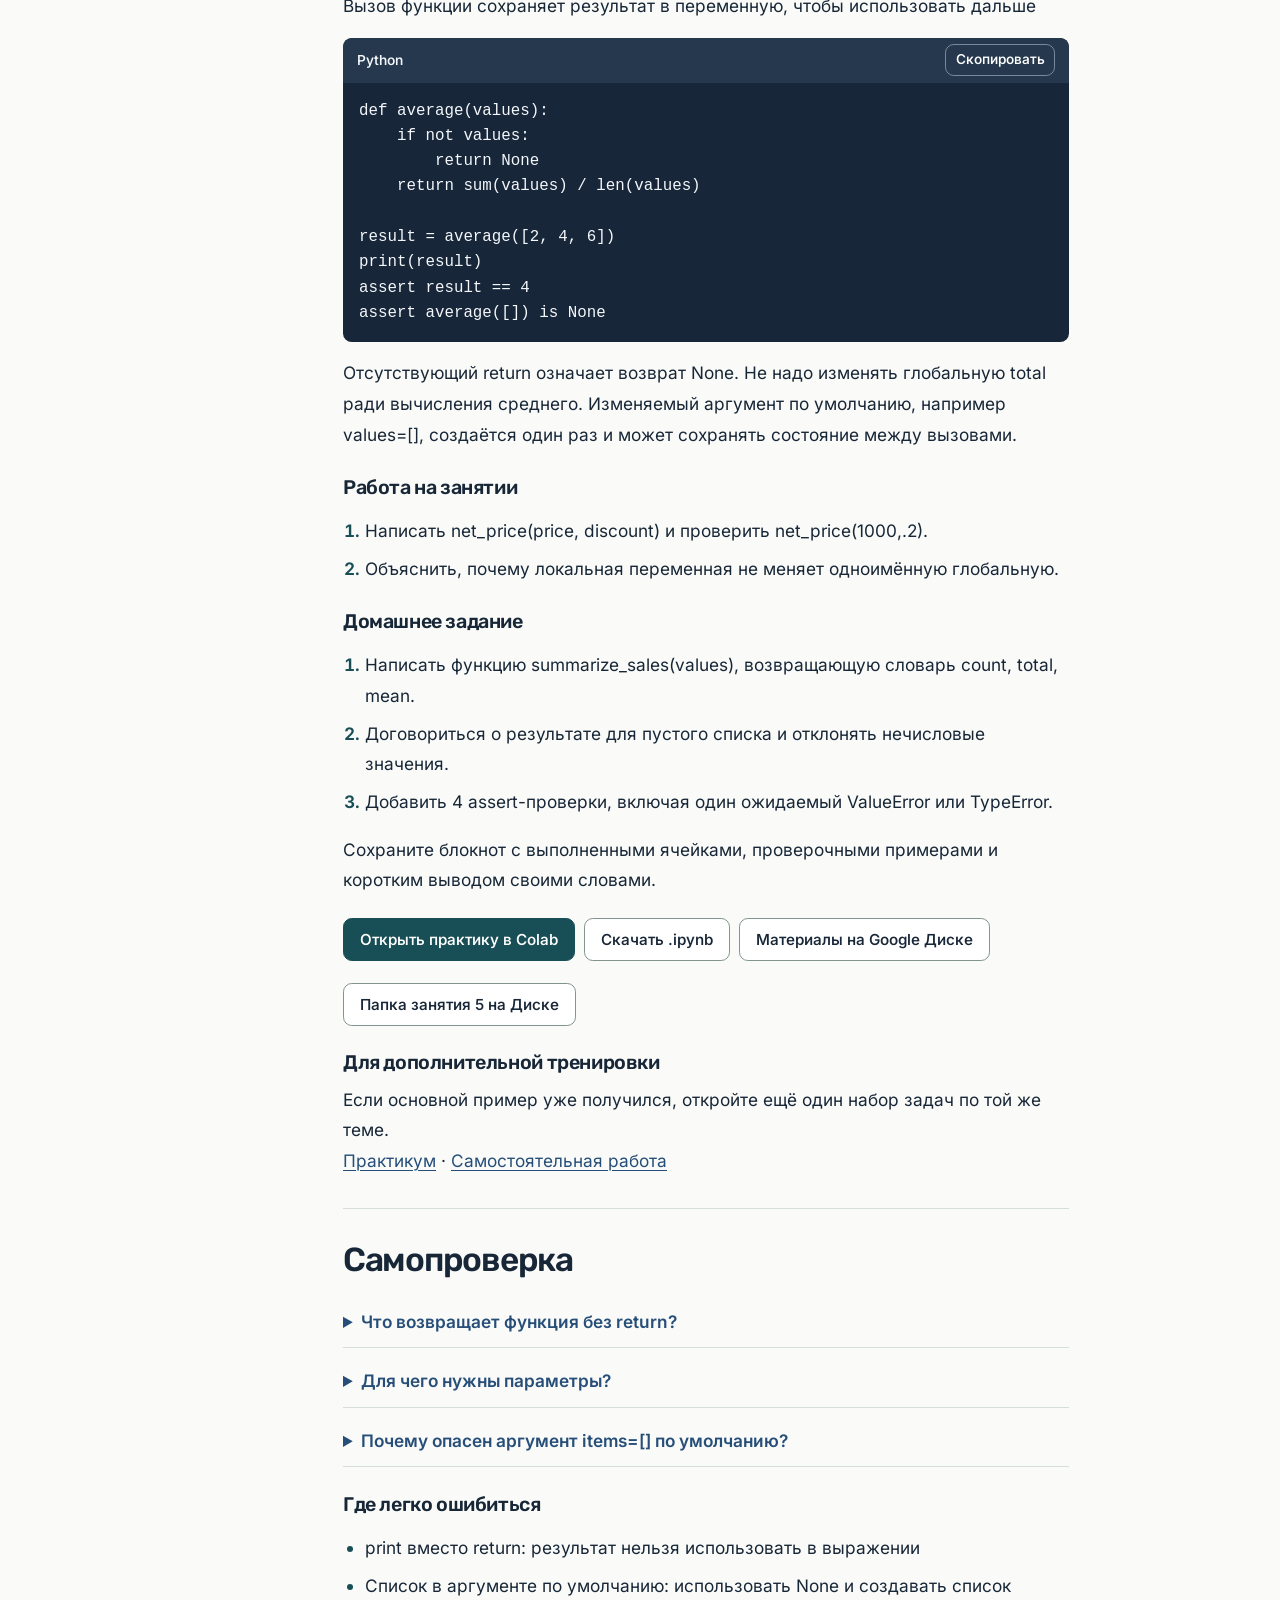
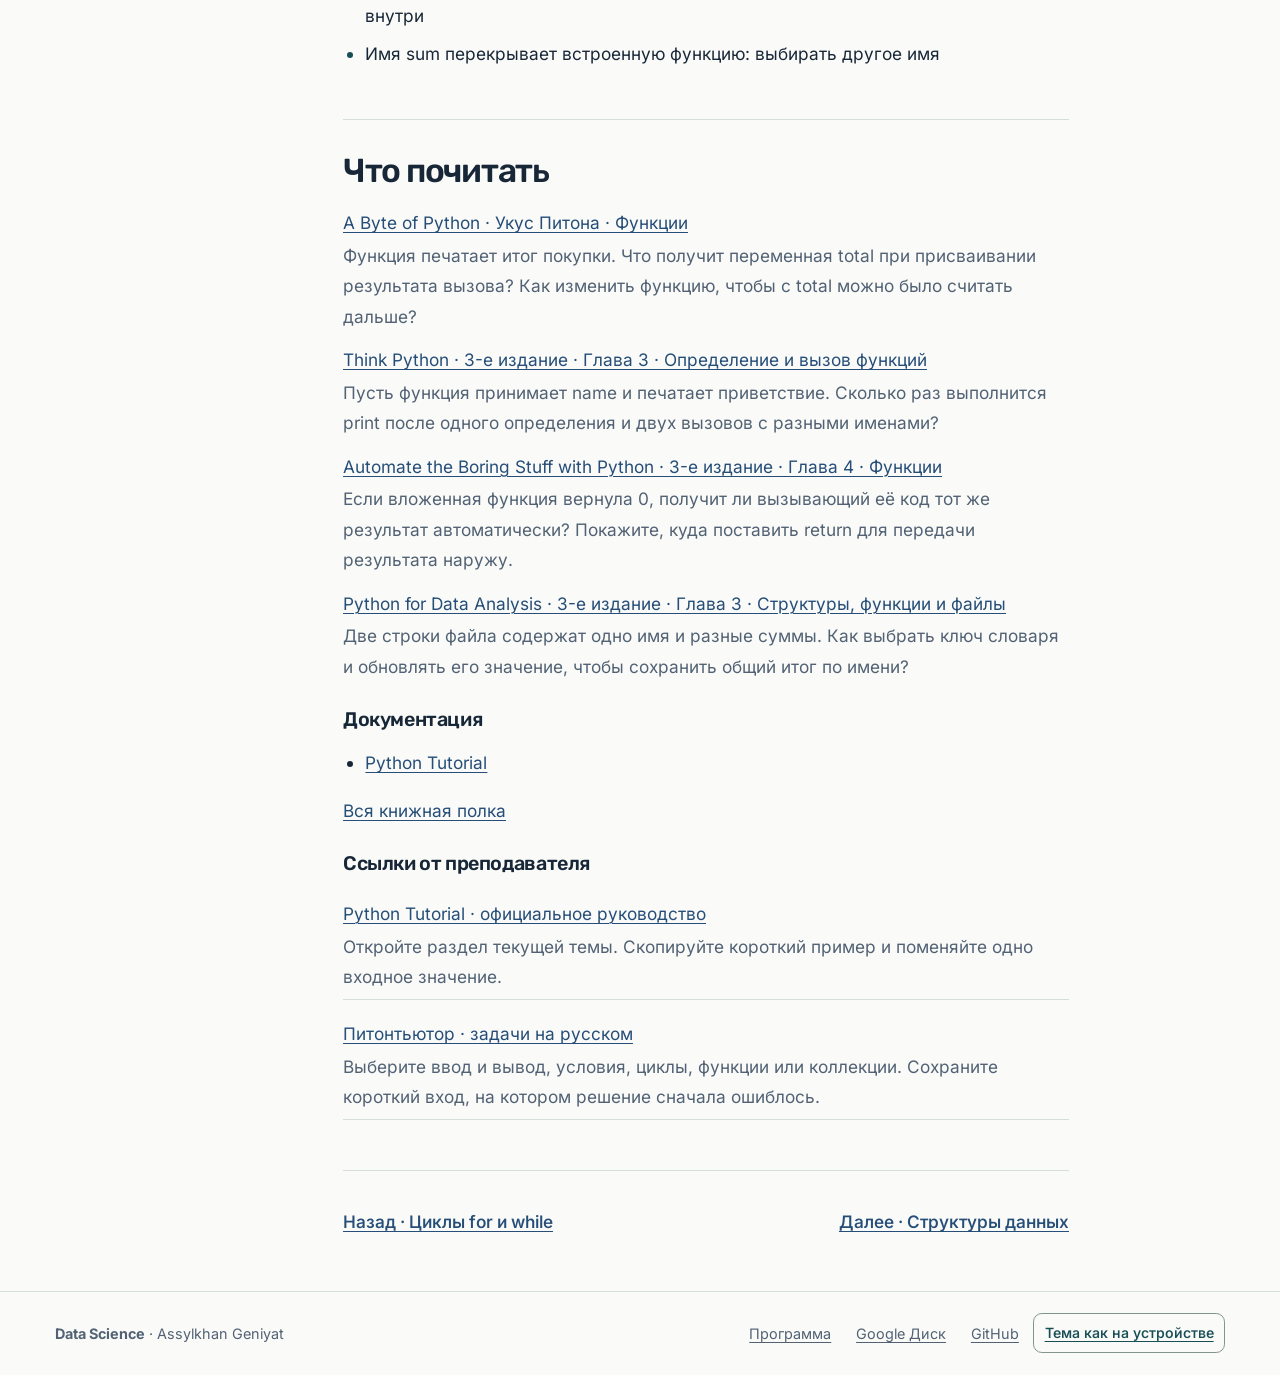
<file: lessons/05-functions-scope.html>
<!doctype html>
<html lang="ru">
<head>
  <meta charset="utf-8">
  <meta name="viewport" content="width=device-width,initial-scale=1">
  <meta id="dark-chrome" name="theme-color" content="#1b272b" media="screen and (prefers-color-scheme: dark)">
  <meta name="theme-color" content="#ffffff">
  <meta name="description" content="Параметры, область видимости и возвращаемое значение.">
  <title>Функции · Tech Orda / BrainCode</title>
  <link rel="icon" href="data:,">
  <link rel="stylesheet" href="../assets/fonts/fonts.css">
  <link rel="stylesheet" href="../assets/style.css?v=ec7466c483f1">
  <link id="dark-palette" rel="stylesheet" href="../assets/dark.css?v=161d72ccf070" media="screen and (prefers-color-scheme: dark)">
  <noscript><style>.theme-toggle, .theme-system { display: none; }</style></noscript>
  <script src="../assets/theme.js?v=c96073bb852b"></script>
  <script src="../assets/site.js?v=9730c80c8783" defer></script>
</head>
<body data-page="lesson">
  <a class="skip" href="#content">К содержанию</a>
  <header class="mast"><div class="wrap mast-inner">
    <a class="brand" href="../index.html?v=a04a9e30a524"><strong>BrainCode</strong><span class="partners">Astana Hub · Tech Orda</span></a>
    <nav aria-label="Навигация курса"><a href="../index.html?v=a04a9e30a524">Главная</a><a href="../lessons/index.html?v=a04a9e30a524" aria-current="location">Программа</a><a href="../books.html?v=a04a9e30a524">Книги</a><a href="../materials.html?v=a04a9e30a524">Материалы</a></nav>
    <button class="theme-toggle" id="theme-toggle" type="button" aria-label="Тёмная тема" aria-pressed="false" title="Переключить тему">
      <span aria-hidden="true" class="theme-moon">☾</span><span aria-hidden="true" class="theme-sun">☀︎</span>
    </button>
  </div></header>
  <main id="content" class="wrap" tabindex="-1"><header class="lesson-head"><div class="eyebrow"><a href="index.html?v=a04a9e30a524">Программа</a> &nbsp;/&nbsp; Занятие 05</div><h1>Функции</h1><p class="intro">Параметры, область видимости и возвращаемое значение.</p><div class="actions"><a href="https://colab.research.google.com/github/kuromi1kow/braincode-data-science/blob/main/notebooks/05-functions-scope.ipynb" class="btn primary">Открыть в Colab</a><a href="#practice" class="btn">К практике</a></div></header><div class="layout"><aside class="rail"><details class="section-menu" open>
      <summary>Содержание</summary><nav aria-label="Содержание страницы"><a href="#start">С чего начать</a><a href="#book-text">Из книги</a><a href="#case">Разбор задачи</a><a href="#deeper">Подробный разбор</a><a href="#code">Код по шагам</a><a href="#workshop">Лаборатория</a><a href="#practice">Практика и ДЗ</a><a href="#quiz">Самопроверка</a><a href="#reading">Что почитать</a></nav>
<div class="reader-tools" hidden>
        <span class="smallcap">Размер текста</span>
        <div class="type-buttons">
          <button id="normal-type" aria-pressed="true" type="button">Обычный</button>
          <button id="large-type" aria-pressed="false" type="button">Крупный</button>
        </div>
      </div></details></aside><article class="reading"><section id="start"><h2>С чего начать</h2><p>Функция превращает повторяемый расчёт в именованную операцию. Явные параметры помогают проверять код и использовать его снова.</p><h3>Как договориться о результате функции</h3><p>Сначала напишите на листе один вызов и тот результат, который вы ожидаете. Например, средний чек для [200, 300] равен 250. Функция должна получить список через параметр и вернуть число, чтобы следующая строка могла его округлить или сравнить с порогом.</p><p>Один и тот же расчёт можно применять к разным кассам. У каждого вызова свои параметры и локальные имена. Для пустого списка среднего нет: заранее договоритесь, вернёт ли функция None или сообщит об ошибке. Затем проверьте этот случай отдельно.</p><dl><dt class="term">Параметр</dt><dd>Имя входа в определении функции.</dd><dt class="term">Аргумент</dt><dd>Конкретное значение, переданное при вызове.</dd><dt class="term">return</dt><dd>Немедленно завершает вызов и передаёт значение вызывающему коду.</dd></dl></section><section id="book-text"><h2>Читаем фрагмент книги</h2><div class="book-excerpt"><div class="smallcap">Перевод для курса</div><h3>Зачем давать вычислению имя</h3><blockquote><p>Функции — это части программы, которые можно использовать повторно. Они позволяют дать имя блоку инструкций и выполнять этот блок по имени в любом месте программы столько раз, сколько понадобится. Такое действие называют вызовом функции. Нам уже встречались встроенные функции, например len и range.</p></blockquote><p class="credit">Оригинал и перевод этого отрывка · <a href="https://github.com/swaroopch/byte-of-python/blob/84f4dd8d6f09836fa58226eaafe922b8a7baabc6/functions.md#L3">Swaroop Chitlur · A Byte of Python</a> · <a href="https://creativecommons.org/licenses/by-sa/4.0/">CC BY-SA 4.0</a></p><details><summary>Прочитать английский оригинал</summary><div lang="en"><p>Functions are reusable pieces of programs. They allow you to give a name to a block of statements, allowing you to run that block using the specified name anywhere in your program and any number of times. This is known as calling the function. We have already used many built-in functions such as len and range.</p></div></details></div><h3>Как это проверить</h3><p>В расчёте выручки есть два действия: описать правило и применить его к конкретным числам. Если определить def revenue(price, qty), значение ещё не вычислено. При вызове revenue(60, 3) параметры получат аргументы, а возвращаемый результат можно присвоить переменной или проверить через assert.</p></section><section id="case"><h2>Почему напечатанная функцией сумма иногда превращается в None?</h2><p>В двух отчётах нужна одна операция: из цены получить сумму после скидки. Опишите функцию discounted(price, rate), где price задана в тенге, а rate задаёт долю скидки от 0 до 1. Для аргументов 2000 и 0.15 размер скидки равен 300, результат равен 1700. Зафиксируйте этот пример до написания тела функции. Тогда известен смысл каждого аргумента и единицы результата.</p><p>Если последняя строка функции вызывает только print, число увидит человек, но выражение discounted(2000, 0.15) вернёт None. Когда отчёт попытается прибавить доставку 200, Python выдаст ошибку сложения. Строка return price * (1 - rate) передаёт число вызывающему коду. Теперь один отчёт может показать 1700, а другой посчитать 1900 с доставкой.</p><p>Пусть в соседней ячейке ноутбука переменная price равна 500. Во время вызова параметр price внутри функции получает переданное значение 2000. Если случайно читать ставку из внешней переменной, повторный запуск после другого отчёта способен изменить результат. Передавайте изменяемые условия расчёта явно и проверяйте нулевую скидку как простейший случай.</p><div class="notes"><strong>Проверьте рассуждение</strong><p>Каким выражением проверить, что функция сохранила базовую цену при нулевой скидке?</p><details><summary>Сверить ответ</summary><p>assert discounted(2000, 0) == 2000. Такая проверка одновременно показывает, что результат можно использовать в следующем вычислении.</p></details></div></section><section id="deeper"><h2>Подробный разбор</h2><ol class="inside-toc"><li><a href="#chapter-1">О чём договориться до первой строки def?</a></li><li><a href="#chapter-2">Кто решает, куда попадёт ответ функции?</a></li><li><a href="#chapter-3">Почему повторный вызов начинает расчёт с чистого листа?</a></li></ol><div class="unit" id="chapter-1"><h3>О чём договориться до первой строки def?</h3><p>Организатор поездки просит написать функцию для подсчёта автобусов. В один автобус помещаются двадцать человек. Фраза «разделить число пассажиров на вместимость» звучит убедительно, пока не возникает группа из двадцати одного человека. Ответ 1,05 автобуса описывает отношение величин. Организатору требуется целое число машин, достаточное для всех пассажиров. Этот нюанс нужно включить в договор о результате.</p><p>Удобно записать несколько вызовов ещё до кода. Для пустой группы результат равен нулю. Для одного человека нужен один автобус, для двадцати тоже один, а для двадцати одного уже два. В качестве допустимого входа берём целое неотрицательное число пассажиров и положительную целую вместимость. Если кто-то передал нулевую вместимость, задача перестаёт иметь смысл. Такой ввод стоит отклонить до деления, например сообщив об ошибке значения.</p><p>Теперь формулу легко вывести. Целочисленное деление показывает количество полностью заполненных автобусов. Остаток сообщает, есть ли люди, которым понадобится ещё одна машина. Мы можем объяснить каждую проверку человеку, организующему поездку. Эти же примеры пригодятся позже, когда понадобится заменить фиксированную вместимость параметром и снова убедиться в правильности вычислений.</p><div class="scroll-table"><table><caption>О чём договориться до первой строки def?</caption><thead><tr><th scope="col">Пассажиры</th><th scope="col">Полных автобусов по 20</th><th scope="col">Остаток</th><th scope="col">Ответ</th></tr></thead><tbody><tr><td>0</td><td>0</td><td>0</td><td>0</td></tr><tr><td>1</td><td>0</td><td>1</td><td>1</td></tr><tr><td>20</td><td>1</td><td>0</td><td>1</td></tr><tr><td>21</td><td>1</td><td>1</td><td>2</td></tr></tbody></table></div><div class="checkpoint"><strong>Остановитесь и проверьте себя</strong><p>Сколько машин потребуется для 42 человек при вместимости 14 и для 43 при той же вместимости?</p><details><summary>Разобрать ответ</summary><p>42 делится на 14 без остатка — три машины. Для 43 остаётся один пассажир, значит нужна четвёртая.</p></details></div></div><div class="unit" id="chapter-2"><h3>Кто решает, куда попадёт ответ функции?</h3><p>Лаборант переводит показания датчика из десятых долей градуса в обычные градусы. Так, запись 186 означает 18,6 градуса. Один коллега выводит температуру на экран, другой сохраняет её в таблицу, третий сравнивает её с верхним порогом. Им пригодится одна функция, если после перевода она отдаст вызывающему коду обычное число. Куда это число направить дальше, каждый решит в своей строке.</p><p>Представьте вызов degrees(186). Внутри функции данные делятся на десять, затем return передаёт результат обратно в точку вызова. Можно связать его с именем t и вычислить t &gt; 20. Получится False. Команда print понадобится только тому, кто хочет увидеть число на экране. Если завершить функцию одной печатью, вывод 18.6 всё равно появится, но переменная t получит служебное значение None. Последующая попытка сравнить его с числом приведёт к ошибке типа.</p><p>Для проверки удобно записать отдельно две строки: сначала присвоить результат, затем вывести его и его тип. Это выявляет функции, которые кажутся рабочими при показе с экрана, но ломаются при совместном использовании в отчёте. К строковому оформлению и единицам измерения в подписи имеет смысл переходить в самом конце.</p><div class="checkpoint"><strong>Остановитесь и проверьте себя</strong><p>Функция degrees возвращает raw / 10. Как построить понятный отчёт для raw = 215 и одновременно проверить порог 20?</p><details><summary>Разобрать ответ</summary><p>Сохраните t = degrees(215). Значение t равно 21.5, поэтому t &gt; 20 даст True. Для читателя можно отдельно вызвать print(t, &quot;°C&quot;).</p></details></div></div><div class="unit" id="chapter-3"><h3>Почему повторный вызов начинает расчёт с чистого листа?</h3><p>Туристическое бюро печатает номер ряда по месту пассажира. В каждом ряду четыре кресла, места нумеруются с единицы. Для мест с первого по четвёртое нужен первый ряд; пятое место открывает второй. Сначала мысленно вычтем единицу из номера места. Тогда первые четыре позиции имеют значения 0, 1, 2 и 3, и все четыре при целочисленном делении на четыре дают ноль. Прибавление единицы переводит результат обратно в обычный номер ряда.</p><p>В функции row_number(seat) можно сохранить seat - 1 под локальным именем index. Когда передаём место 5, index равен четырём, а функция возвращает ряд 2. При следующем вызове для места 1 параметр seat получает новое значение, и index вычисляется заново. Локальные имена каждого вызова существуют внутри этого расчёта. Даже если в блокноте есть внешнее имя index со значением 99, присваивание внутри такой функции его не изменит.</p><p>Типичная трудность возникает при попытке вывести локальный index уже после вызова. Если снаружи такого имени нет, Python сообщит NameError; если оно есть, на экран попадёт внешнее значение. Когда для отчёта нужен результат, берите его из return и сохраняйте в переменной там, где собирается отчёт.</p><div class="checkpoint"><strong>Остановитесь и проверьте себя</strong><p>Для каких мест формула seat // 4 + 1 даст неверный ряд? Проверьте места 3, 4, 5 и 8.</p><details><summary>Разобрать ответ</summary><p>Для 3 и 5 ответы верны. На 4 и 8 формула преждевременно переходит к следующему ряду. Выражение (seat - 1) // 4 + 1 даёт соответственно 1, 1, 2 и 2.</p></details></div></div></section><section id="code"><h2>Код по шагам</h2><p>Перед запуском прочитайте пример и запишите, что появится на экране. Затем откройте вывод под кодом и сравните со своим ответом.</p><h3>Как повторить расчёт для двух заказов?</h3><p>Стоимость строки заказа равна цене за единицу, умноженной на количество. Дадим этому правилу имя, чтобы его можно было вызвать с разными числами.</p><div class="codebox"><div class="codebar"><span>Python</span><button type="button" aria-label="Скопировать пример кода">Скопировать</button></div><pre><code>def cost(price, count):
    return price * count

print(cost(250, 3))
print(cost(100, 2))</code></pre></div><details><summary>Показать вывод и объяснение</summary><pre class="out">750
200</pre><p>Строка def объявляет функцию, а price и count служат именами для входных значений. При первом вызове они получают 250 и 3. Команда return отдаёт произведение вызывающему коду, поэтому одно и то же тело обслуживает оба заказа.</p></details><h3>Где живёт промежуточная сумма?</h3><p>При расчёте суммы с доставкой удобно сохранить промежуточное число. Даже если снаружи уже существует имя total, функция может иметь своё локальное значение.</p><div class="codebox"><div class="codebar"><span>Python</span><button type="button" aria-label="Скопировать пример кода">Скопировать</button></div><pre><code>total = 50
def with_delivery(goods):
    total = goods + 200
    return total

print(with_delivery(600))
print(total)</code></pre></div><details><summary>Показать вывод и объяснение</summary><pre class="out">800
50</pre><p>Присваивание внутри функции создаёт локальное имя total. Вызов возвращает 800, а после него команда print(total) обращается к внешнему значению 50. Чтобы использовать результат позже, его можно сохранить при вызове под отдельным именем.</p></details><h3>Что вернуть, если наблюдений пока нет?</h3><p>Для отчёта требуется средняя сумма продажи. До первого заказа среднее вычислить нельзя, поэтому договоримся возвращать специальное значение None для пустого набора.</p><div class="codebox"><div class="codebar"><span>Python</span><button type="button" aria-label="Скопировать пример кода">Скопировать</button></div><pre><code>def average(total, count):
    if count == 0:
        return None
    return total / count

print(average(900, 3))
print(average(0, 0))</code></pre></div><details><summary>Показать вывод и объяснение</summary><pre class="out">300.0
None</pre><p>Условие проверяется до деления. При нулевом count первый return сразу завершает функцию, так что до опасной операции выполнение не дойдёт. Результат None помогает отличить отсутствие наблюдений от среднего ноль, которое бывает при реальных бесплатных покупках.</p></details></section><section id="workshop"><h2>Лаборатория · Сколько продлится выпуск студенческого подкаста?</h2><p>Редактор соединяет две записи и вставляет заставку между ними. Подготовьте функции для перевода длительностей в общую единицу, вычисления итога и печати в формате минут и секунд.</p><div class="notes"><strong>Исходные данные</strong><p>Первый фрагмент длится 1 минуту 59 секунд, второй — 1 минуту 5 секунд, заставка — 12 секунд. В исходных парах секундная часть лежит в диапазоне 0–59.</p></div><a href="https://colab.research.google.com/github/kuromi1kow/braincode-data-science/blob/main/notebooks/05-functions-scope-workshop.ipynb" class="btn primary">Запустить лабораторию в Colab</a><h3>Шаг 1. Как сравнивать и складывать длительности?</h3><div class="codebox"><div class="codebar"><span>Python</span><button type="button" aria-label="Скопировать пример кода">Скопировать</button></div><pre><code>def to_seconds(minutes, seconds):
    return minutes * 60 + seconds

first = to_seconds(1, 59)
second = to_seconds(1, 5)
print(first, second)</code></pre></div><details><summary>Проверить результат</summary><pre class="out">119 65</pre><p>У каждой исходной записи два числа в разных единицах. Функция переводит минуты в секунды и возвращает одно целое число. После вызовов first и second содержат сопоставимые величины.</p></details><h3>Шаг 2. Как добавить заставку один раз на стыке фрагментов?</h3><div class="codebox"><div class="codebar"><span>Python</span><button type="button" aria-label="Скопировать пример кода">Скопировать</button></div><pre><code>def episode_length(left, right, intro):
    return left + intro + right

length = episode_length(first, second, 12)
print(length)</code></pre></div><details><summary>Проверить результат</summary><pre class="out">196</pre><p>Параметры left, right и intro обозначают секунды и получают значения из вызова. Внутри функции заставка участвует в сложении ровно один раз. Результат можно сохранить в length и передать дальше, поэтому внутри функции ничего печатать не требуется.</p></details><h3>Шаг 3. Как вернуть слушателю привычную запись времени?</h3><div class="codebox"><div class="codebar"><span>Python</span><button type="button" aria-label="Скопировать пример кода">Скопировать</button></div><pre><code>def time_label(total):
    minutes = total // 60
    seconds = total % 60
    return f&quot;{minutes}:{seconds:02d}&quot;

print(time_label(length))
print(time_label(65))</code></pre></div><details><summary>Проверить результат</summary><pre class="out">3:16
1:05</pre><p>Целочисленное деление даёт число полных минут, а остаток — секунды после них. В форматированной строке выражение seconds:02d отводит под целое число две позиции и при необходимости ставит слева ноль. Отдельная проверка числа 65 помогает заметить пропущенный ведущий ноль.</p></details><h3>Программа выполняется. Где ошибка в выводе?</h3><div class="codebox"><div class="codebar"><span>Python</span><button type="button" aria-label="Скопировать пример кода">Скопировать</button></div><pre><code>as_digits = 159 + 105 + 12
print(as_digits // 100, as_digits % 100)</code></pre></div><details><summary>Разобрать ошибку</summary><pre class="out">2 76</pre><p>Записи 1:59 и 1:05 были склеены в десятичные числа. Цифры переносятся в следующий разряд после ста, а минуты должны увеличиваться после шестидесяти секунд. Поэтому 2 минуты 76 секунд — некорректная запись; используйте to_seconds перед сложением и time_label после него.</p></details><div class="checkpoint"><strong>Измените задачу</strong><p>Смонтируйте фрагменты 2:58 и 0:55 с заставкой длиной 7 секунд. Посчитайте результат вручную, затем вызовите те же три функции с новыми аргументами.</p><details><summary>Сверить свой результат</summary><p>2 × 60 + 58 = 178 секунд. Вместе с 55 и 7 получится 240 секунд. Строка для слушателя — 4:00.</p></details></div></section><section id="practice"><h2>Практика и домашнее задание</h2><h3>Пример из блокнота</h3><p>Функция average([2,4,6]) должна вернуть 4.0</p><p>Для пустого списка договоримся возвращать None</p><p>Вызов функции сохраняет результат в переменную, чтобы использовать дальше</p><div class="codebox"><div class="codebar"><span>Python</span><button type="button" aria-label="Скопировать пример кода">Скопировать</button></div><pre><code>def average(values):
    if not values:
        return None
    return sum(values) / len(values)

result = average([2, 4, 6])
print(result)
assert result == 4
assert average([]) is None</code></pre></div><p>Отсутствующий return означает возврат None. Не надо изменять глобальную total ради вычисления среднего. Изменяемый аргумент по умолчанию, например values=[], создаётся один раз и может сохранять состояние между вызовами.</p><h3>Работа на занятии</h3><ol class="exercise"><li>Написать net_price(price, discount) и проверить net_price(1000,.2).</li><li>Объяснить, почему локальная переменная не меняет одноимённую глобальную.</li></ol><h3>Домашнее задание</h3><ol class="exercise"><li>Написать функцию summarize_sales(values), возвращающую словарь count, total, mean.</li><li>Договориться о результате для пустого списка и отклонять нечисловые значения.</li><li>Добавить 4 assert-проверки, включая один ожидаемый ValueError или TypeError.</li></ol><p>Сохраните блокнот с выполненными ячейками, проверочными примерами и коротким выводом своими словами.</p><div class="actions"><a href="https://colab.research.google.com/github/kuromi1kow/braincode-data-science/blob/main/notebooks/05-functions-scope.ipynb" class="btn primary">Открыть практику в Colab</a><a href="../notebooks/05-functions-scope.ipynb" class="btn">Скачать .ipynb</a><a href="https://drive.google.com/drive/folders/1K83MMSPBBTlHrZSS0A0OPjuO8QI8KvS7" class="btn">Материалы на Google Диске</a></div><div class="actions"><a href="https://drive.google.com/drive/folders/1ldOxUnKFkBZ756xzUfl5Q5E1UfmHbYwi?usp=drive_link" class="btn">Папка занятия 5 на Диске</a></div><h3>Для дополнительной тренировки</h3><p>Если основной пример уже получился, откройте ещё один набор задач по той же теме.</p><a href="https://colab.research.google.com/github/kuromi1kow/braincode-data-science/blob/main/notebooks/05-functions-scope-lab.ipynb">Практикум</a> · <a href="https://colab.research.google.com/github/kuromi1kow/braincode-data-science/blob/main/notebooks/05-functions-scope-homework.ipynb">Самостоятельная работа</a></section><section id="quiz"><h2>Самопроверка</h2><details><summary>Что возвращает функция без return?</summary><p>None.</p></details><details><summary>Для чего нужны параметры?</summary><p>Чтобы явно передать входные значения.</p></details><details><summary>Почему опасен аргумент items=[] по умолчанию?</summary><p>Один список повторно используется разными вызовами.</p></details><h3>Где легко ошибиться</h3><ul class="exercise"><li>print вместо return: результат нельзя использовать в выражении</li><li>Список в аргументе по умолчанию: использовать None и создавать список внутри</li><li>Имя sum перекрывает встроенную функцию: выбирать другое имя</li></ul></section><section id="reading"><h2>Что почитать</h2><ul class="reading-list"><li><a href="https://wombat.org.ua/AByteOfPython/functions.html">A Byte of Python · Укус Питона · Функции</a><span>Функция печатает итог покупки. Что получит переменная total при присваивании результата вызова? Как изменить функцию, чтобы с total можно было считать дальше?</span></li><li><a href="https://allendowney.github.io/ThinkPython/chap03.html">Think Python · 3-е издание · Глава 3 · Определение и вызов функций</a><span>Пусть функция принимает name и печатает приветствие. Сколько раз выполнится print после одного определения и двух вызовов с разными именами?</span></li><li><a href="https://automatetheboringstuff.com/3e/chapter4.html">Automate the Boring Stuff with Python · 3-е издание · Глава 4 · Функции</a><span>Если вложенная функция вернула 0, получит ли вызывающий её код тот же результат автоматически? Покажите, куда поставить return для передачи результата наружу.</span></li><li><a href="https://wesmckinney.com/book/python-builtin">Python for Data Analysis · 3-е издание · Глава 3 · Структуры, функции и файлы</a><span>Две строки файла содержат одно имя и разные суммы. Как выбрать ключ словаря и обновлять его значение, чтобы сохранить общий итог по имени?</span></li></ul><h3>Документация</h3><ul><li><a href="https://docs.python.org/3/tutorial/">Python Tutorial</a></li></ul><a href="../books.html?v=a04a9e30a524">Вся книжная полка</a><h3>Ссылки от преподавателя</h3><ul class="reading-list resource-list"><li><a href="https://docs.python.org/3/tutorial/">Python Tutorial · официальное руководство</a><span>Откройте раздел текущей темы. Скопируйте короткий пример и поменяйте одно входное значение.</span></li><li><a href="https://pythontutor.ru/old/">Питонтьютор · задачи на русском</a><span>Выберите ввод и вывод, условия, циклы, функции или коллекции. Сохраните короткий вход, на котором решение сначала ошиблось.</span></li></ul></section><nav class="pager" aria-label="Между занятиями"><a href="04-loops.html?v=a04a9e30a524">Назад · Циклы for и while</a><a href="06-data-structures.html?v=a04a9e30a524">Далее · Структуры данных</a></nav></article></div></main>
  <footer class="foot"><div class="wrap foot-inner">
    <p><strong>Data Science</strong> · Assylkhan Geniyat</p>
    <nav aria-label="Ресурсы курса"><a href="../lessons/index.html?v=a04a9e30a524">Программа</a><a href="https://drive.google.com/drive/folders/1K83MMSPBBTlHrZSS0A0OPjuO8QI8KvS7">Google Диск</a><a href="https://github.com/kuromi1kow/braincode-data-science">GitHub</a><button class="theme-system" id="theme-system" type="button" aria-pressed="true">Тема как на устройстве</button></nav>
  </div></footer>
</body></html>
</file>
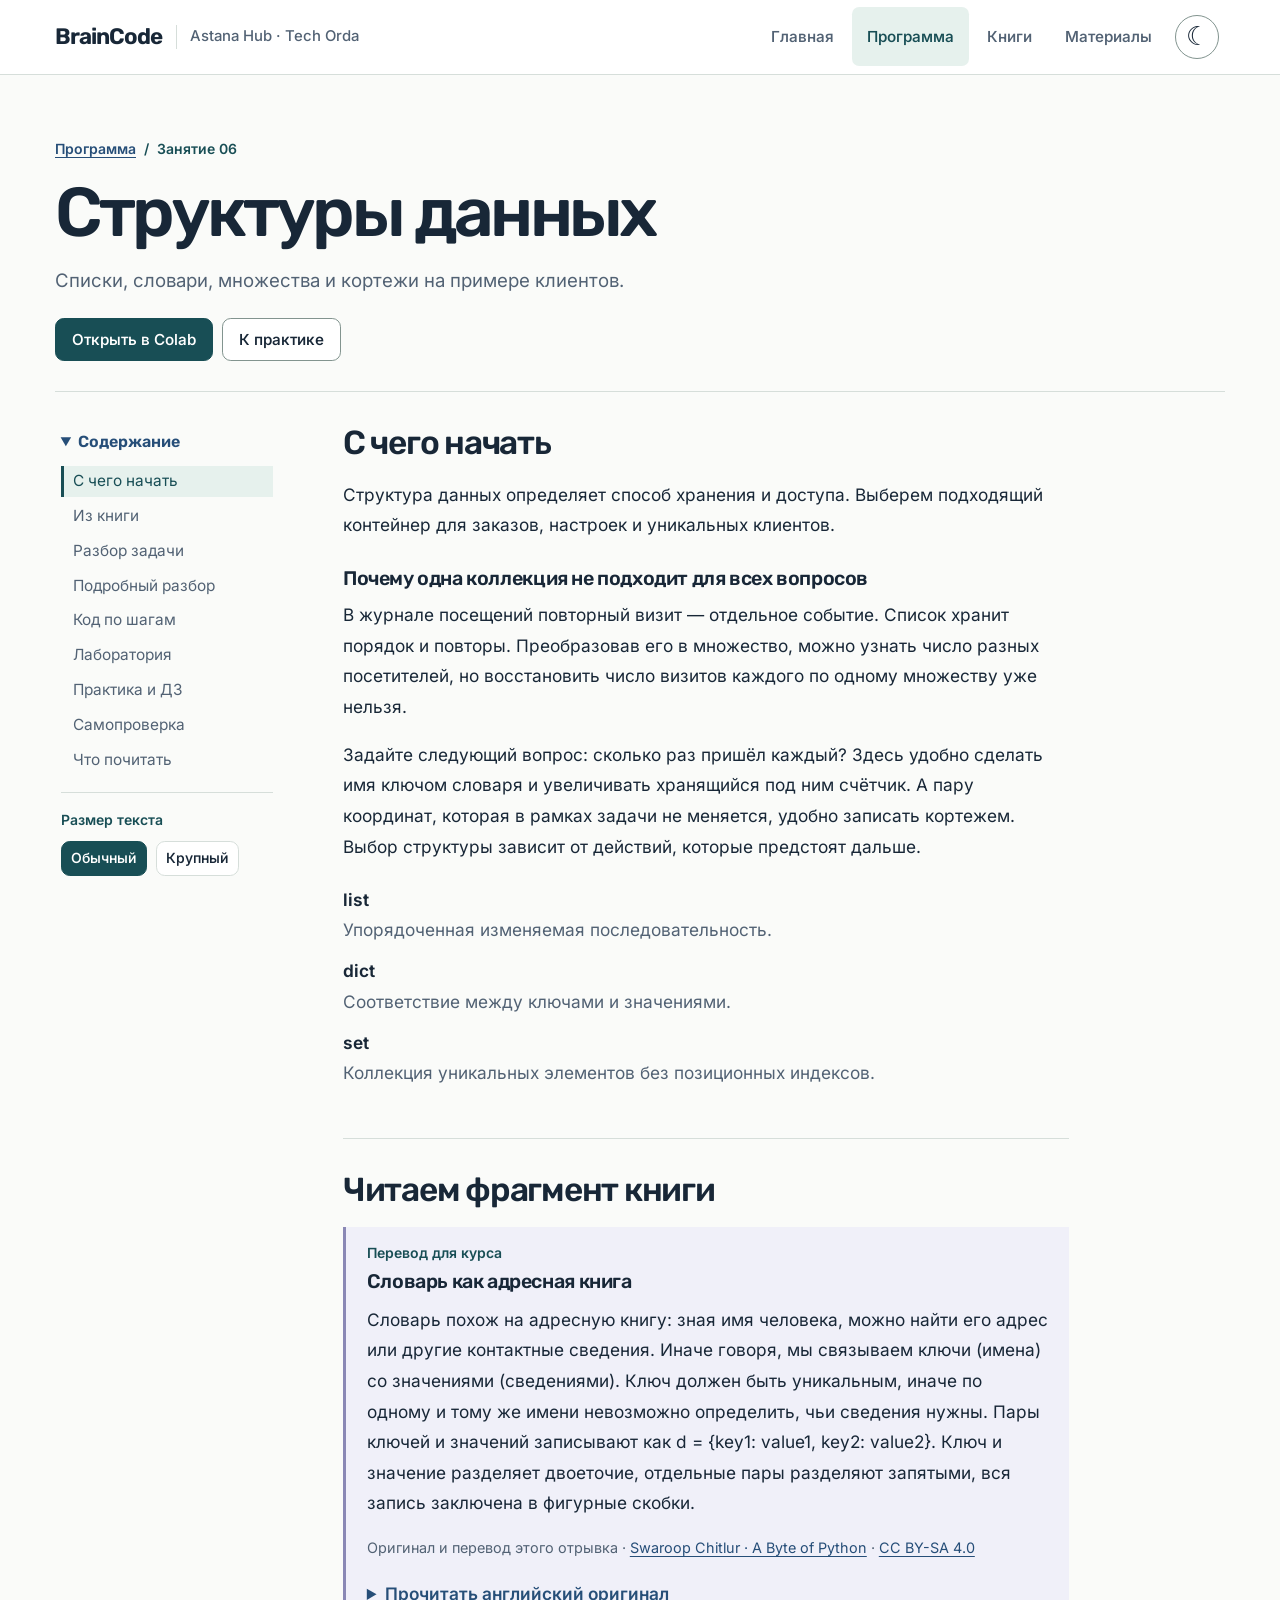
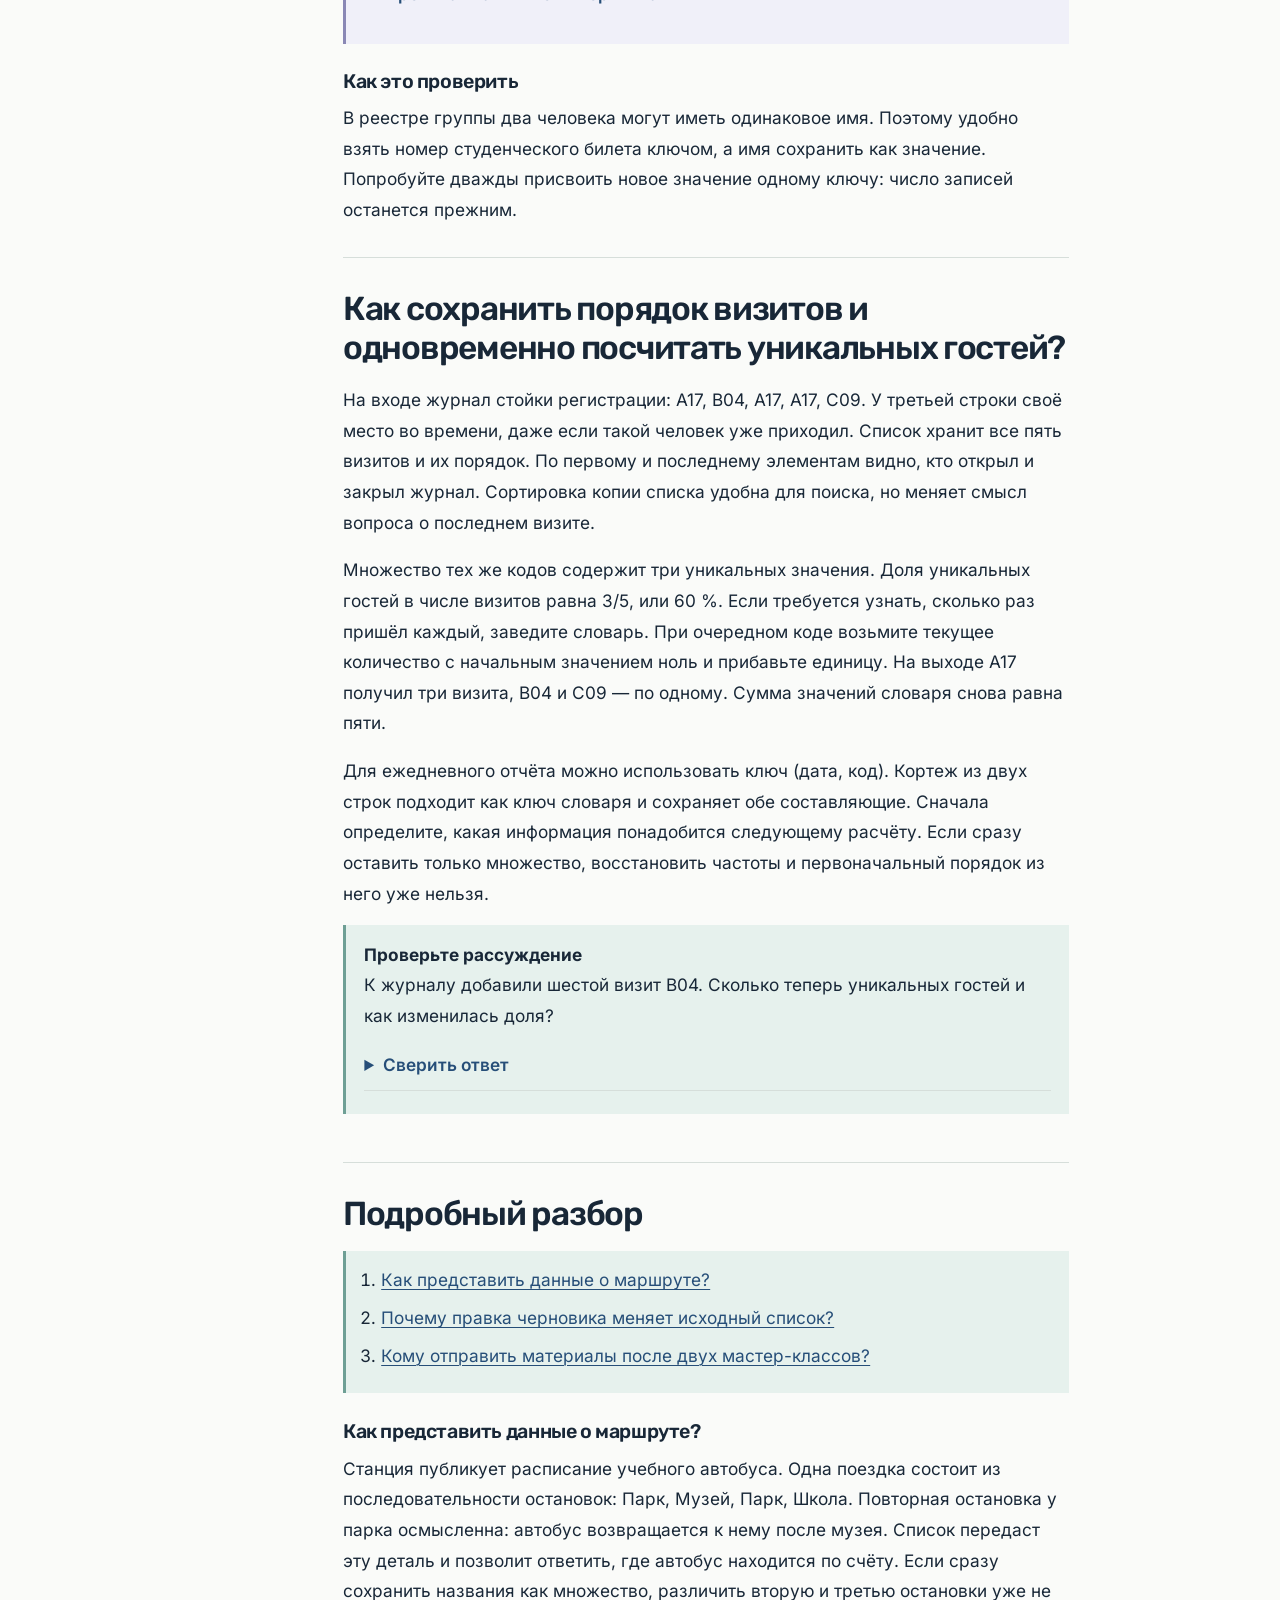
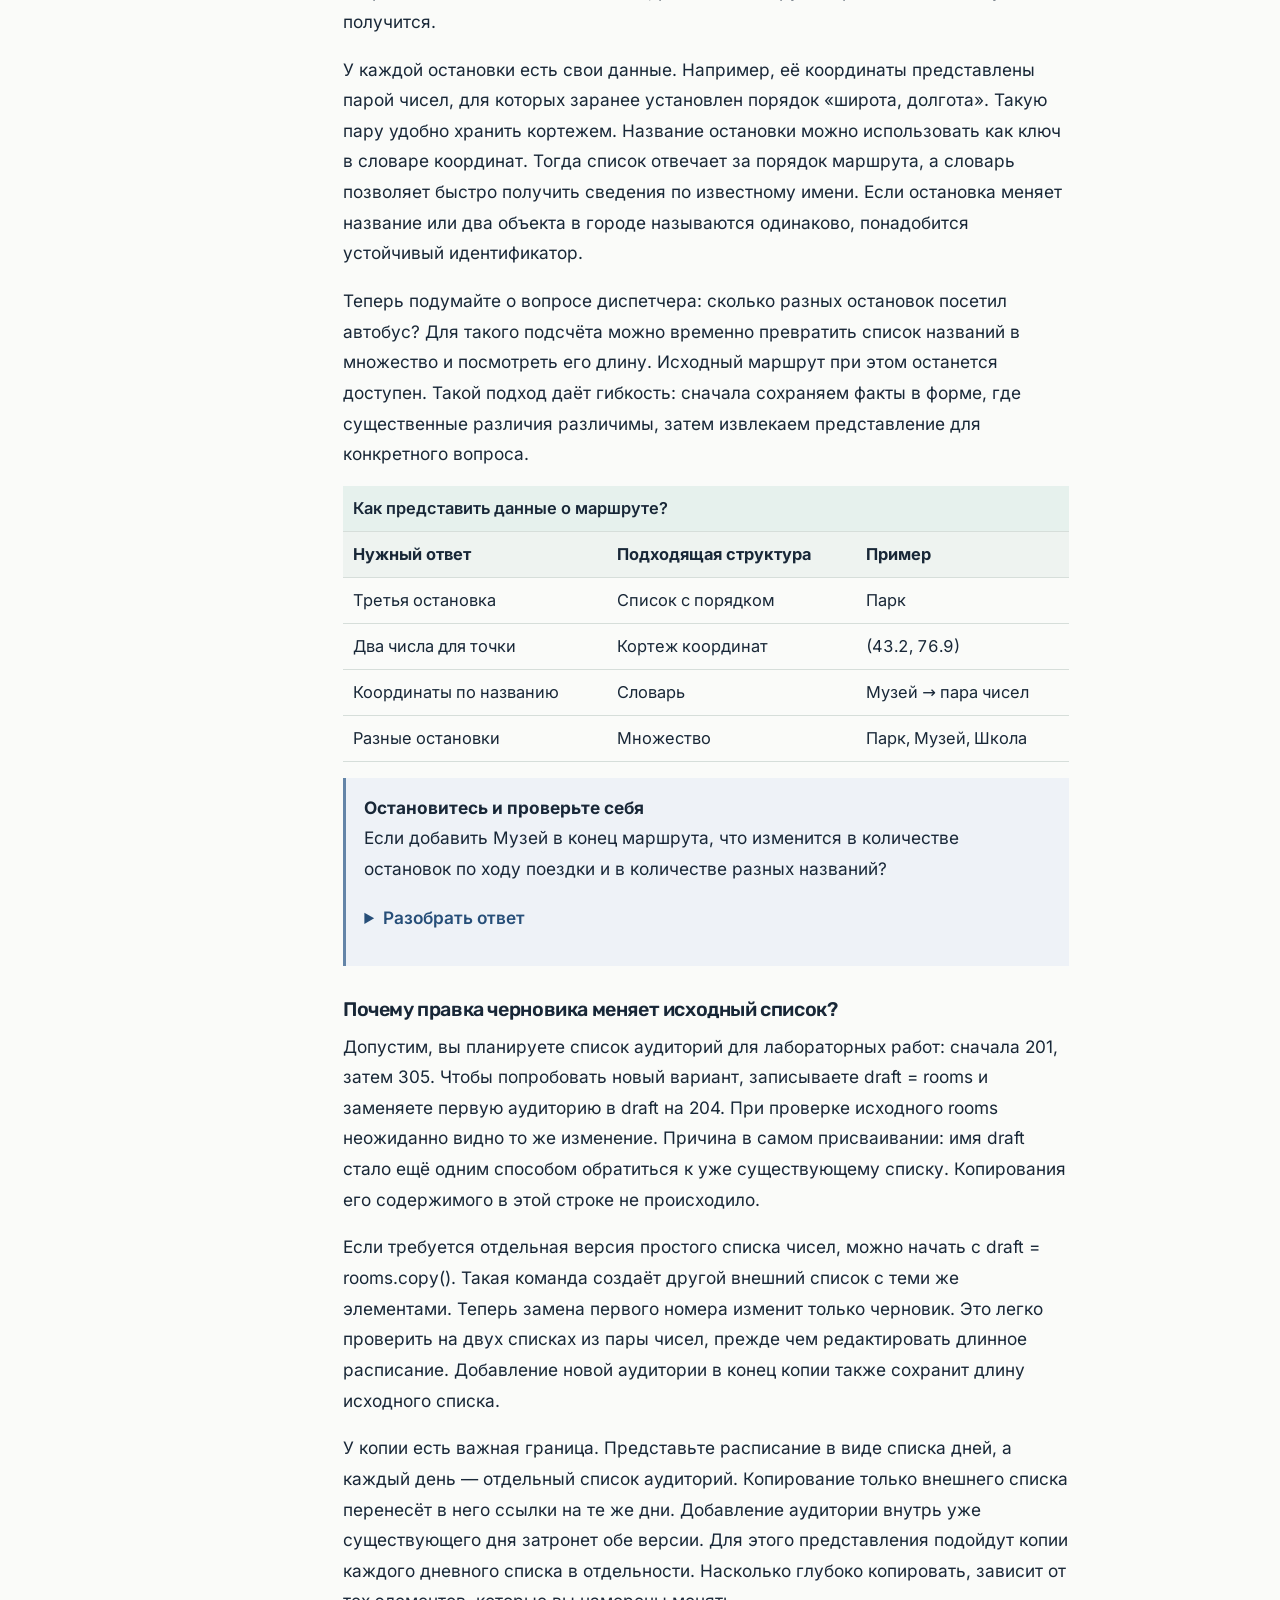
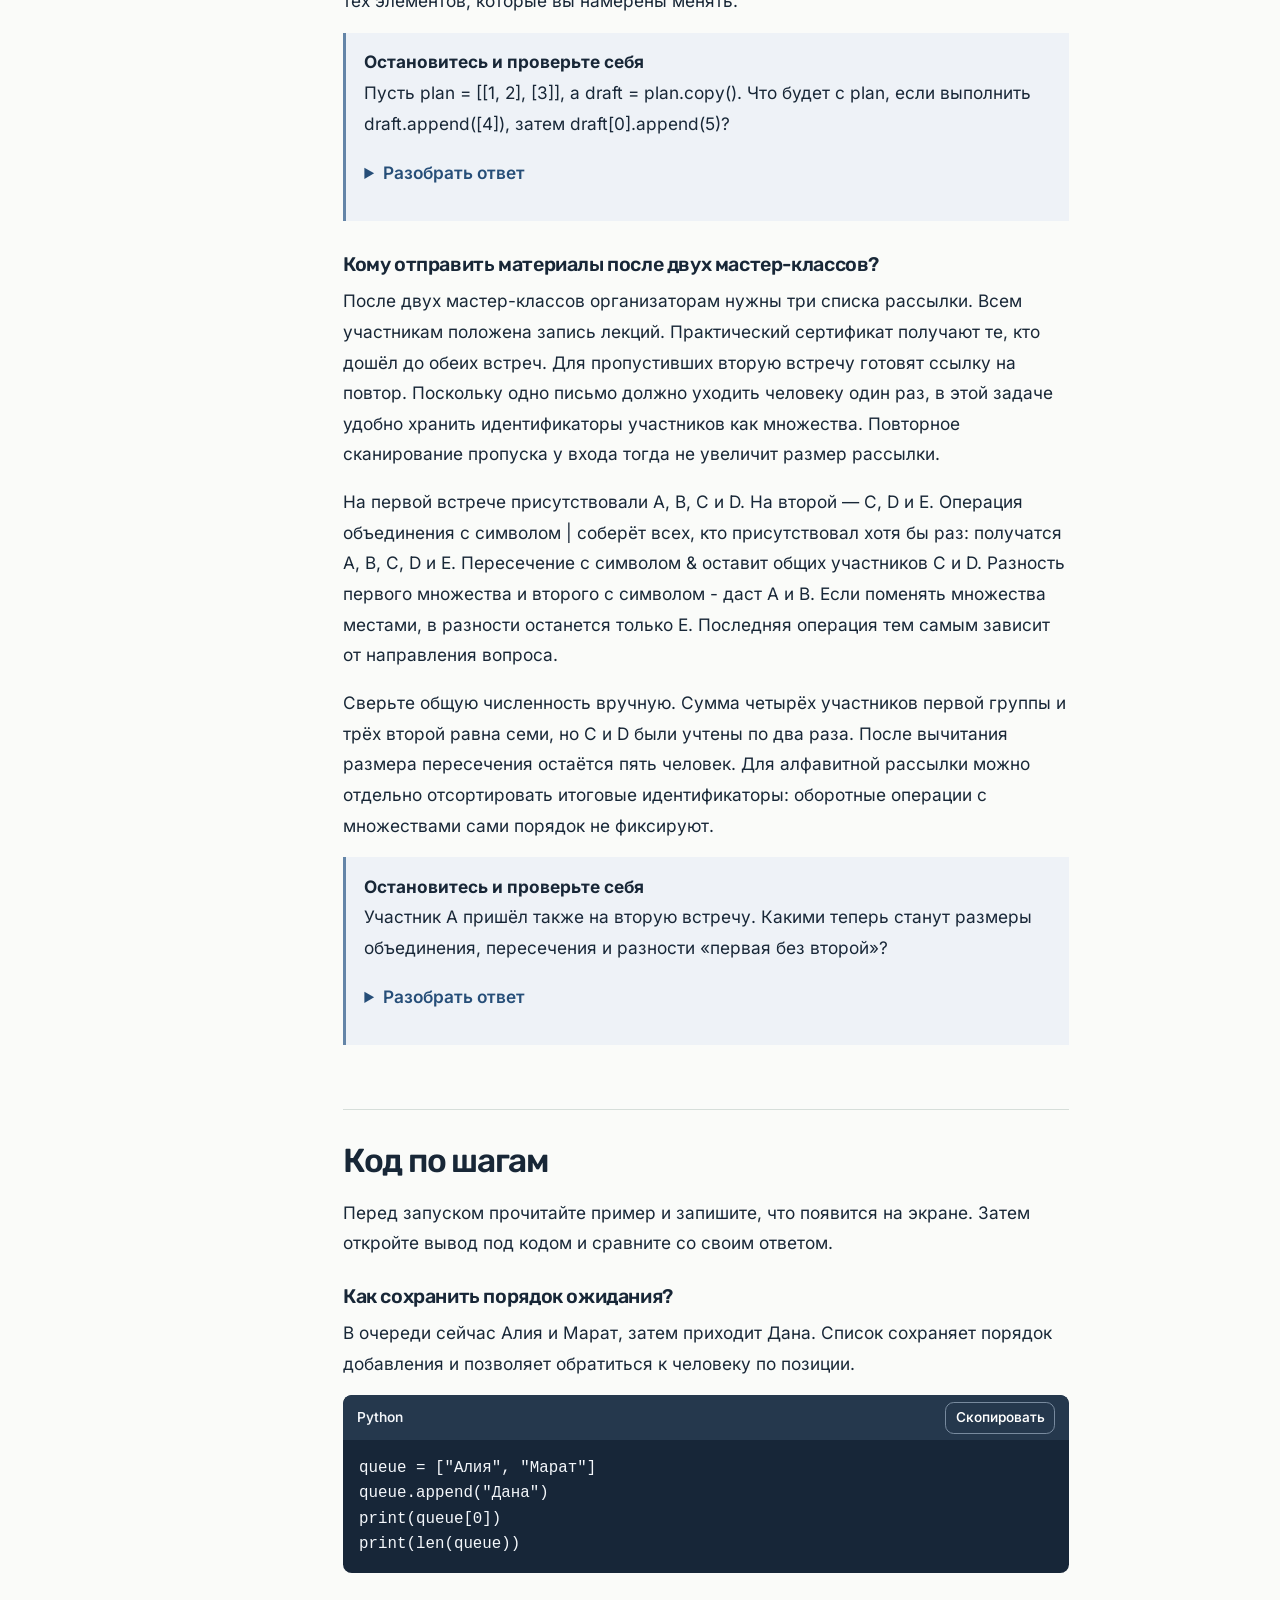
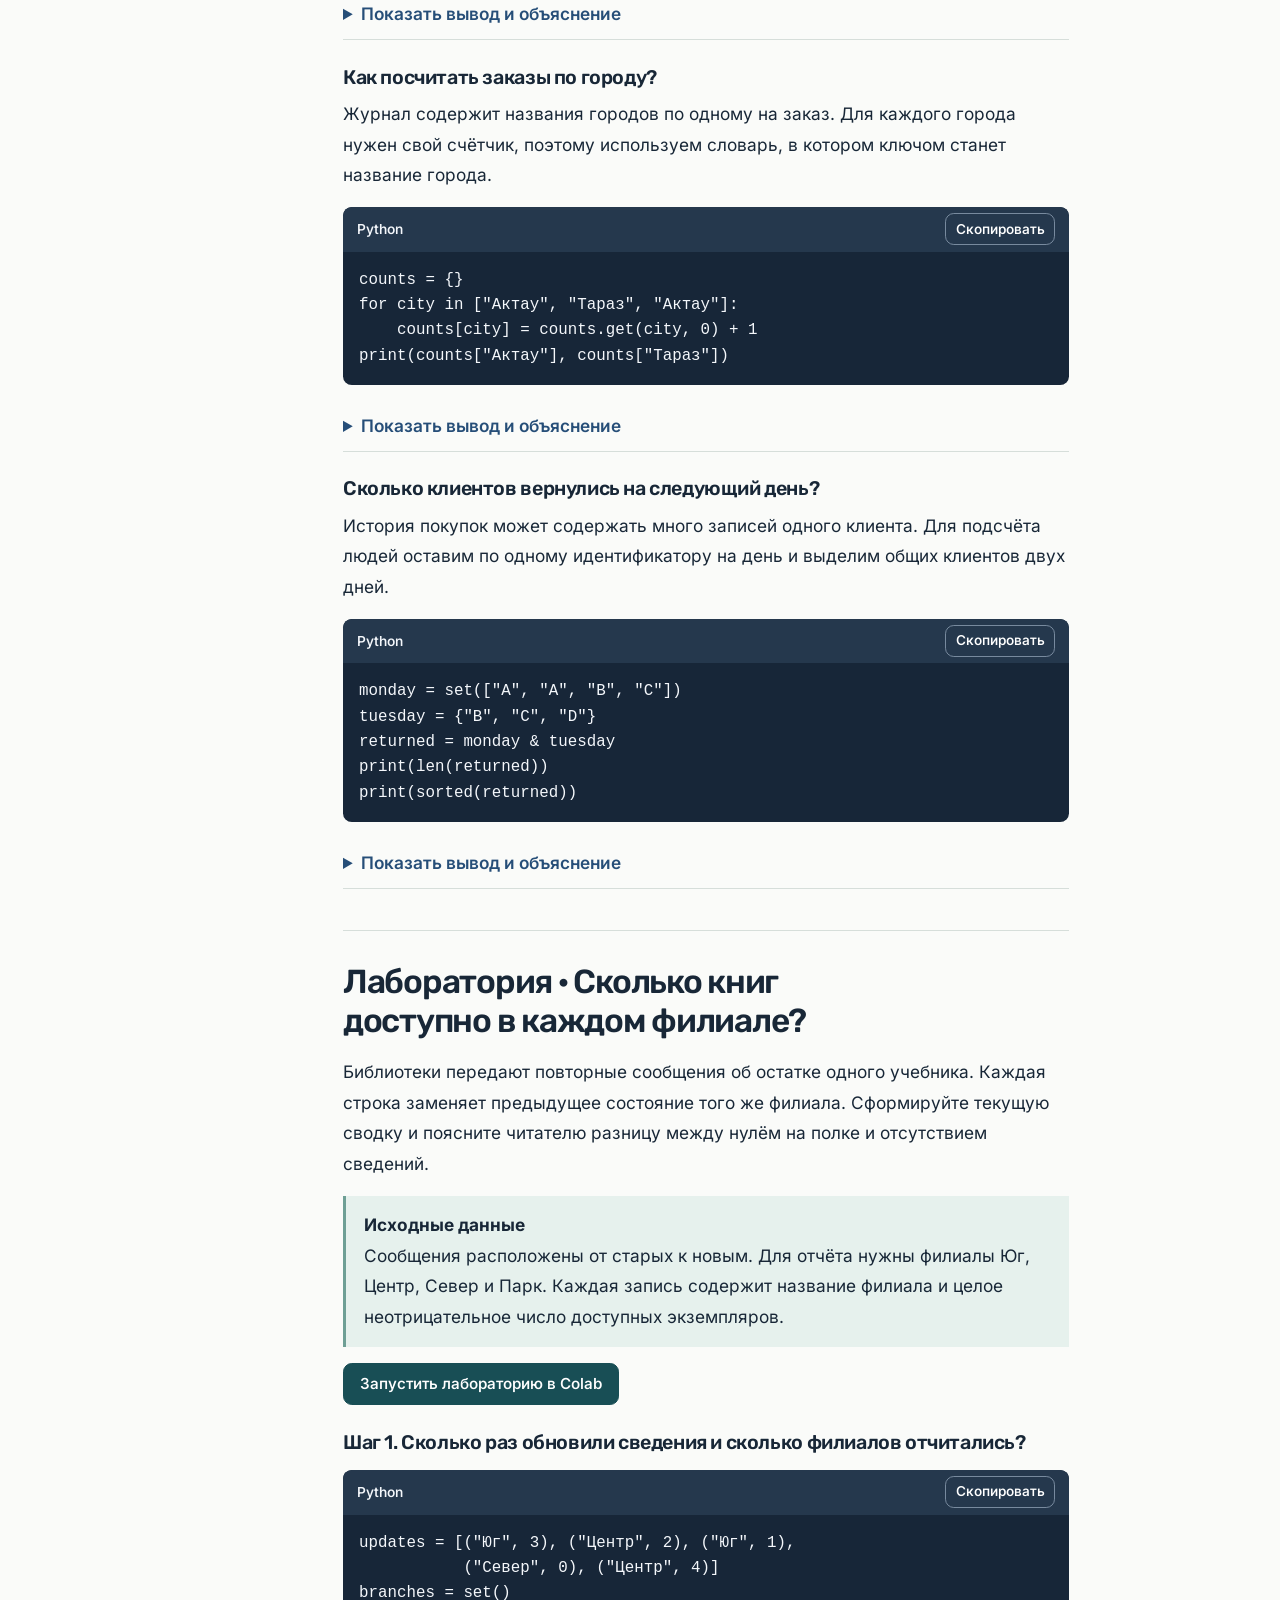
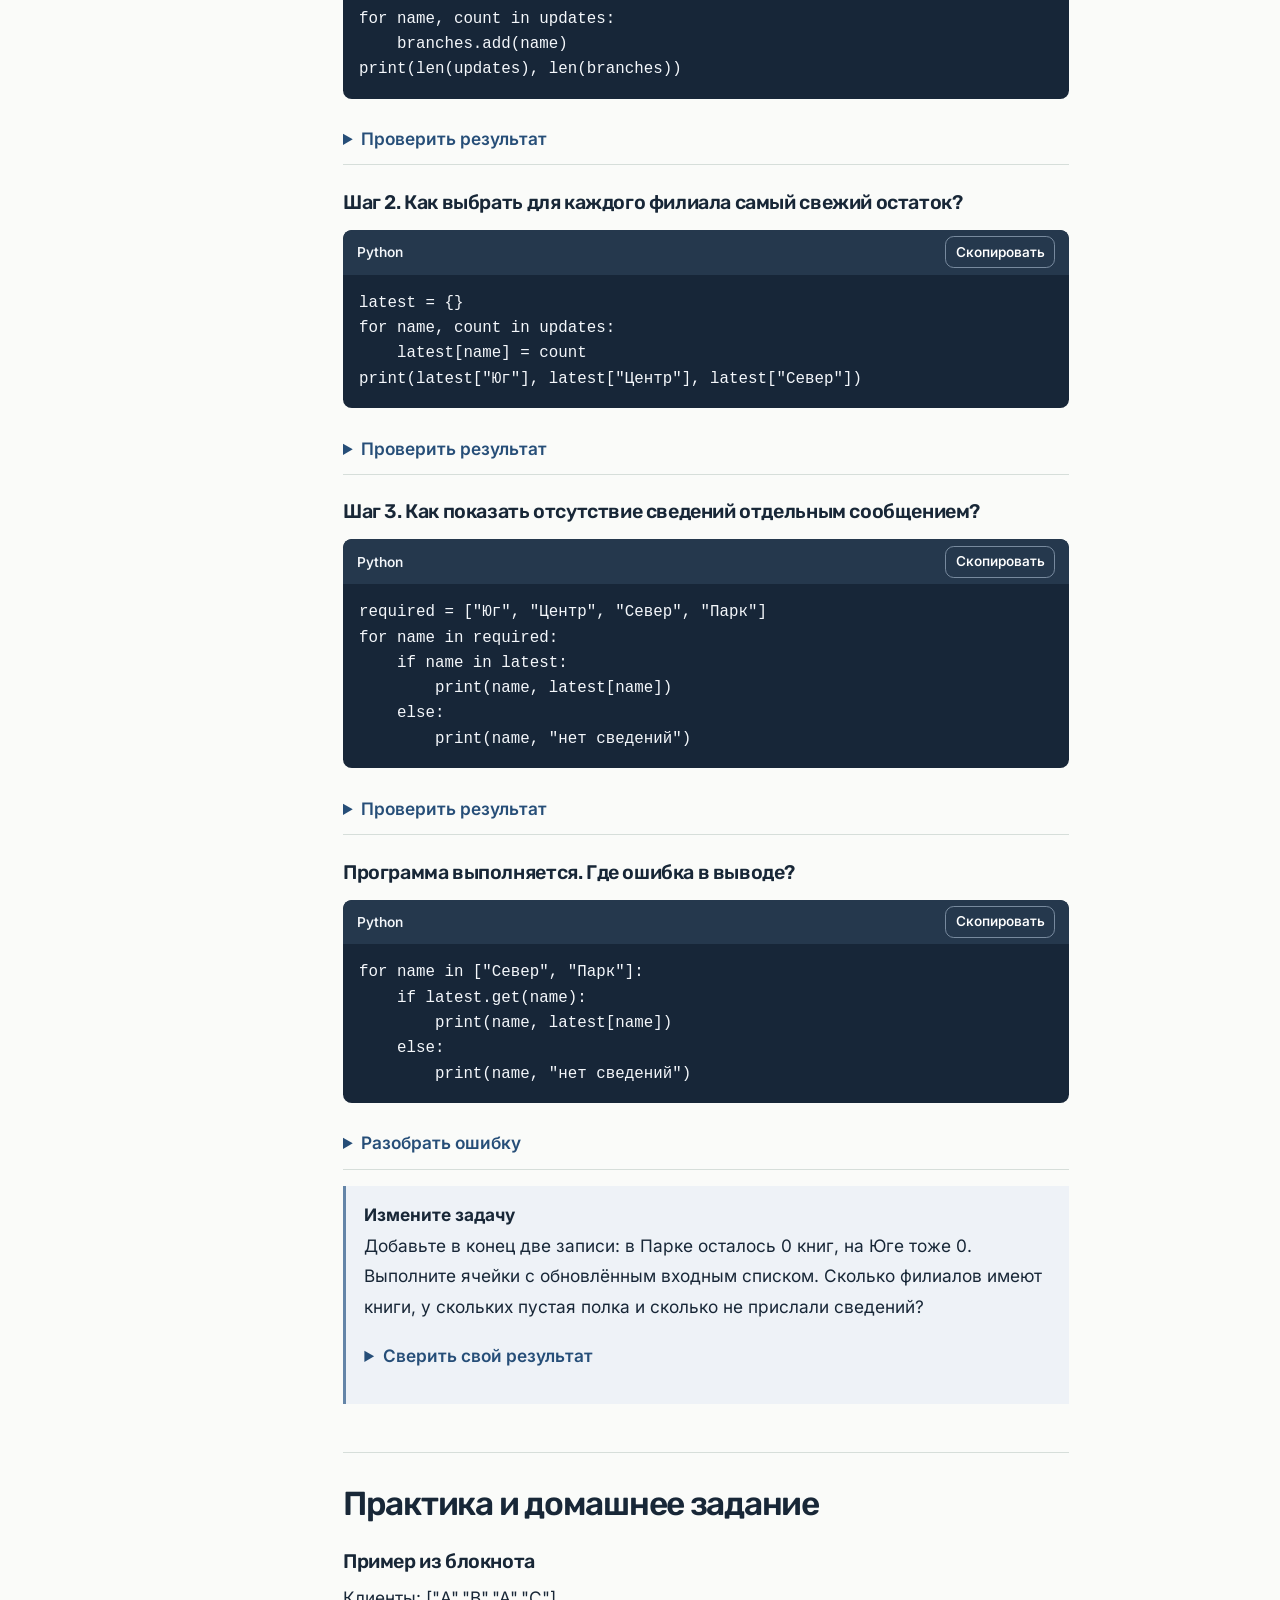
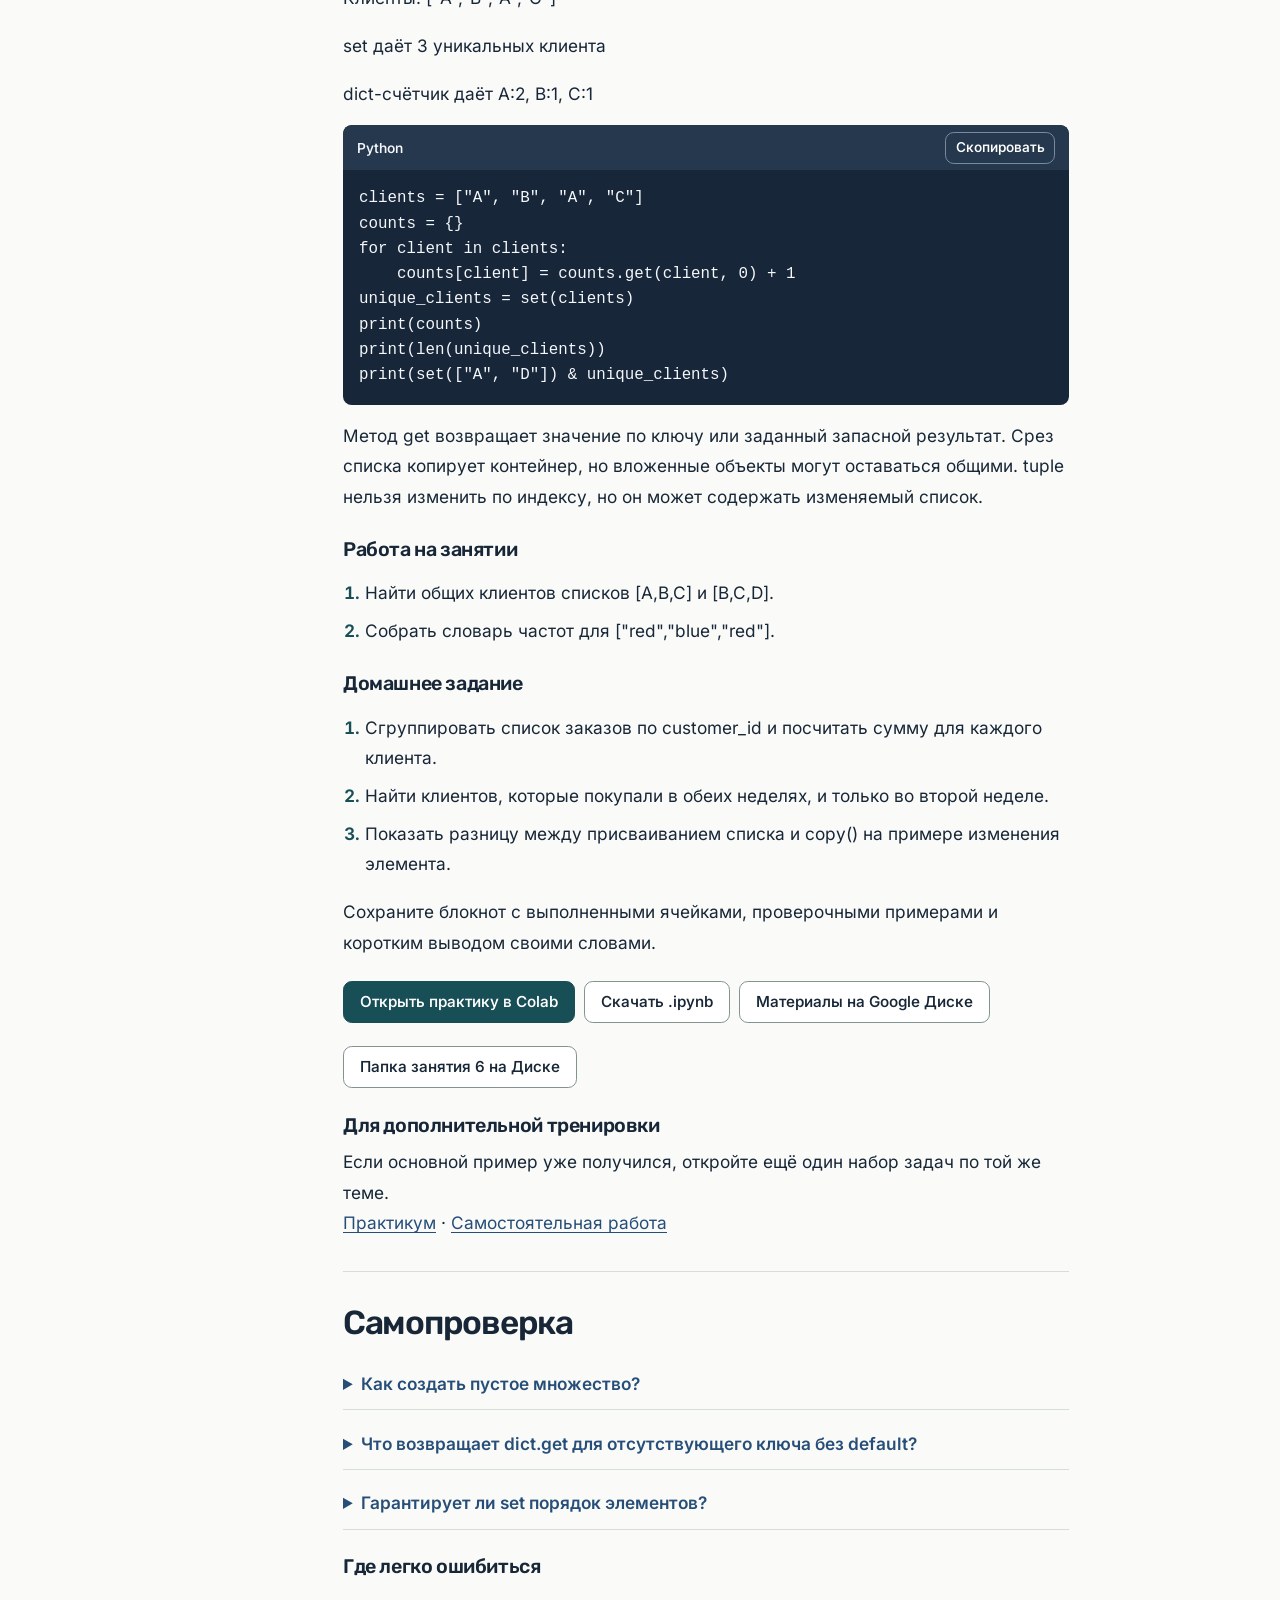
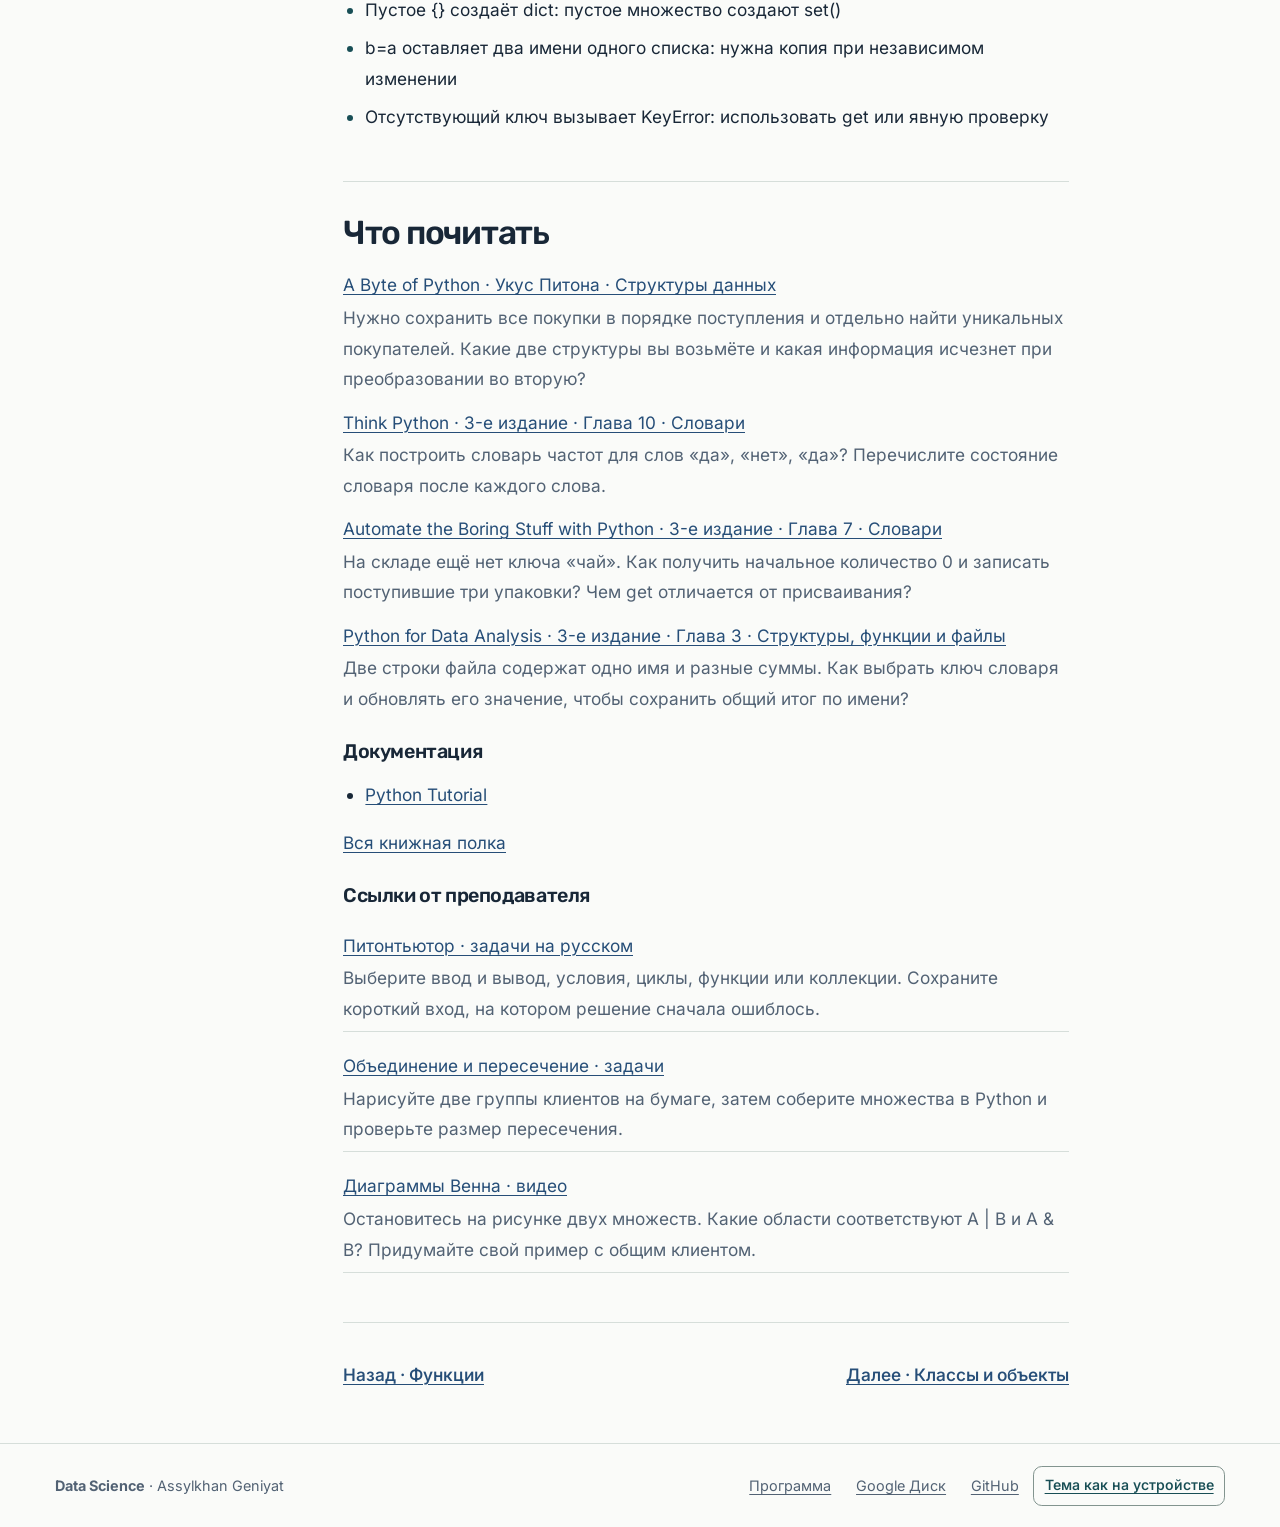
<file: lessons/06-data-structures.html>
<!doctype html>
<html lang="ru">
<head>
  <meta charset="utf-8">
  <meta name="viewport" content="width=device-width,initial-scale=1">
  <meta id="dark-chrome" name="theme-color" content="#1b272b" media="screen and (prefers-color-scheme: dark)">
  <meta name="theme-color" content="#ffffff">
  <meta name="description" content="Списки, словари, множества и кортежи на примере клиентов.">
  <title>Структуры данных · Tech Orda / BrainCode</title>
  <link rel="icon" href="data:,">
  <link rel="stylesheet" href="../assets/fonts/fonts.css">
  <link rel="stylesheet" href="../assets/style.css?v=ec7466c483f1">
  <link id="dark-palette" rel="stylesheet" href="../assets/dark.css?v=161d72ccf070" media="screen and (prefers-color-scheme: dark)">
  <noscript><style>.theme-toggle, .theme-system { display: none; }</style></noscript>
  <script src="../assets/theme.js?v=c96073bb852b"></script>
  <script src="../assets/site.js?v=9730c80c8783" defer></script>
</head>
<body data-page="lesson">
  <a class="skip" href="#content">К содержанию</a>
  <header class="mast"><div class="wrap mast-inner">
    <a class="brand" href="../index.html?v=a04a9e30a524"><strong>BrainCode</strong><span class="partners">Astana Hub · Tech Orda</span></a>
    <nav aria-label="Навигация курса"><a href="../index.html?v=a04a9e30a524">Главная</a><a href="../lessons/index.html?v=a04a9e30a524" aria-current="location">Программа</a><a href="../books.html?v=a04a9e30a524">Книги</a><a href="../materials.html?v=a04a9e30a524">Материалы</a></nav>
    <button class="theme-toggle" id="theme-toggle" type="button" aria-label="Тёмная тема" aria-pressed="false" title="Переключить тему">
      <span aria-hidden="true" class="theme-moon">☾</span><span aria-hidden="true" class="theme-sun">☀︎</span>
    </button>
  </div></header>
  <main id="content" class="wrap" tabindex="-1"><header class="lesson-head"><div class="eyebrow"><a href="index.html?v=a04a9e30a524">Программа</a> &nbsp;/&nbsp; Занятие 06</div><h1>Структуры данных</h1><p class="intro">Списки, словари, множества и кортежи на примере клиентов.</p><div class="actions"><a href="https://colab.research.google.com/github/kuromi1kow/braincode-data-science/blob/main/notebooks/06-data-structures.ipynb" class="btn primary">Открыть в Colab</a><a href="#practice" class="btn">К практике</a></div></header><div class="layout"><aside class="rail"><details class="section-menu" open>
      <summary>Содержание</summary><nav aria-label="Содержание страницы"><a href="#start">С чего начать</a><a href="#book-text">Из книги</a><a href="#case">Разбор задачи</a><a href="#deeper">Подробный разбор</a><a href="#code">Код по шагам</a><a href="#workshop">Лаборатория</a><a href="#practice">Практика и ДЗ</a><a href="#quiz">Самопроверка</a><a href="#reading">Что почитать</a></nav>
<div class="reader-tools" hidden>
        <span class="smallcap">Размер текста</span>
        <div class="type-buttons">
          <button id="normal-type" aria-pressed="true" type="button">Обычный</button>
          <button id="large-type" aria-pressed="false" type="button">Крупный</button>
        </div>
      </div></details></aside><article class="reading"><section id="start"><h2>С чего начать</h2><p>Структура данных определяет способ хранения и доступа. Выберем подходящий контейнер для заказов, настроек и уникальных клиентов.</p><h3>Почему одна коллекция не подходит для всех вопросов</h3><p>В журнале посещений повторный визит — отдельное событие. Список хранит порядок и повторы. Преобразовав его в множество, можно узнать число разных посетителей, но восстановить число визитов каждого по одному множеству уже нельзя.</p><p>Задайте следующий вопрос: сколько раз пришёл каждый? Здесь удобно сделать имя ключом словаря и увеличивать хранящийся под ним счётчик. А пару координат, которая в рамках задачи не меняется, удобно записать кортежем. Выбор структуры зависит от действий, которые предстоят дальше.</p><dl><dt class="term">list</dt><dd>Упорядоченная изменяемая последовательность.</dd><dt class="term">dict</dt><dd>Соответствие между ключами и значениями.</dd><dt class="term">set</dt><dd>Коллекция уникальных элементов без позиционных индексов.</dd></dl></section><section id="book-text"><h2>Читаем фрагмент книги</h2><div class="book-excerpt"><div class="smallcap">Перевод для курса</div><h3>Словарь как адресная книга</h3><blockquote><p>Словарь похож на адресную книгу: зная имя человека, можно найти его адрес или другие контактные сведения. Иначе говоря, мы связываем ключи (имена) со значениями (сведениями). Ключ должен быть уникальным, иначе по одному и тому же имени невозможно определить, чьи сведения нужны. Пары ключей и значений записывают как d = {key1: value1, key2: value2}. Ключ и значение разделяет двоеточие, отдельные пары разделяют запятыми, вся запись заключена в фигурные скобки.</p></blockquote><p class="credit">Оригинал и перевод этого отрывка · <a href="https://github.com/swaroopch/byte-of-python/blob/84f4dd8d6f09836fa58226eaafe922b8a7baabc6/data_structures.md#L83">Swaroop Chitlur · A Byte of Python</a> · <a href="https://creativecommons.org/licenses/by-sa/4.0/">CC BY-SA 4.0</a></p><details><summary>Прочитать английский оригинал</summary><div lang="en"><p>A dictionary is like an address-book where you can find the address or contact details of a person by knowing only his/her name i.e. we associate keys (name) with values (details). Note that the key must be unique just like you cannot find out the correct information if you have two persons with the exact same name.</p><p>Pairs of keys and values are specified in a dictionary by using the notation d = {key1 : value1, key2 : value2 }. Notice that the key-value pairs are separated by a colon and the pairs are separated themselves by commas and all this is enclosed in a pair of curly braces.</p></div></details></div><h3>Как это проверить</h3><p>В реестре группы два человека могут иметь одинаковое имя. Поэтому удобно взять номер студенческого билета ключом, а имя сохранить как значение. Попробуйте дважды присвоить новое значение одному ключу: число записей останется прежним.</p></section><section id="case"><h2>Как сохранить порядок визитов и одновременно посчитать уникальных гостей?</h2><p>На входе журнал стойки регистрации: A17, B04, A17, A17, C09. У третьей строки своё место во времени, даже если такой человек уже приходил. Список хранит все пять визитов и их порядок. По первому и последнему элементам видно, кто открыл и закрыл журнал. Сортировка копии списка удобна для поиска, но меняет смысл вопроса о последнем визите.</p><p>Множество тех же кодов содержит три уникальных значения. Доля уникальных гостей в числе визитов равна 3/5, или 60 %. Если требуется узнать, сколько раз пришёл каждый, заведите словарь. При очередном коде возьмите текущее количество с начальным значением ноль и прибавьте единицу. На выходе A17 получил три визита, B04 и C09 — по одному. Сумма значений словаря снова равна пяти.</p><p>Для ежедневного отчёта можно использовать ключ (дата, код). Кортеж из двух строк подходит как ключ словаря и сохраняет обе составляющие. Сначала определите, какая информация понадобится следующему расчёту. Если сразу оставить только множество, восстановить частоты и первоначальный порядок из него уже нельзя.</p><div class="notes"><strong>Проверьте рассуждение</strong><p>К журналу добавили шестой визит B04. Сколько теперь уникальных гостей и как изменилась доля?</p><details><summary>Сверить ответ</summary><p>По-прежнему три гостя. Среди шести визитов доля равна 3/6 = 50 %. У B04 стало два визита.</p></details></div></section><section id="deeper"><h2>Подробный разбор</h2><ol class="inside-toc"><li><a href="#chapter-1">Как представить данные о маршруте?</a></li><li><a href="#chapter-2">Почему правка черновика меняет исходный список?</a></li><li><a href="#chapter-3">Кому отправить материалы после двух мастер-классов?</a></li></ol><div class="unit" id="chapter-1"><h3>Как представить данные о маршруте?</h3><p>Станция публикует расписание учебного автобуса. Одна поездка состоит из последовательности остановок: Парк, Музей, Парк, Школа. Повторная остановка у парка осмысленна: автобус возвращается к нему после музея. Список передаст эту деталь и позволит ответить, где автобус находится по счёту. Если сразу сохранить названия как множество, различить вторую и третью остановки уже не получится.</p><p>У каждой остановки есть свои данные. Например, её координаты представлены парой чисел, для которых заранее установлен порядок «широта, долгота». Такую пару удобно хранить кортежем. Название остановки можно использовать как ключ в словаре координат. Тогда список отвечает за порядок маршрута, а словарь позволяет быстро получить сведения по известному имени. Если остановка меняет название или два объекта в городе называются одинаково, понадобится устойчивый идентификатор.</p><p>Теперь подумайте о вопросе диспетчера: сколько разных остановок посетил автобус? Для такого подсчёта можно временно превратить список названий в множество и посмотреть его длину. Исходный маршрут при этом останется доступен. Такой подход даёт гибкость: сначала сохраняем факты в форме, где существенные различия различимы, затем извлекаем представление для конкретного вопроса.</p><div class="scroll-table"><table><caption>Как представить данные о маршруте?</caption><thead><tr><th scope="col">Нужный ответ</th><th scope="col">Подходящая структура</th><th scope="col">Пример</th></tr></thead><tbody><tr><td>Третья остановка</td><td>Список с порядком</td><td>Парк</td></tr><tr><td>Два числа для точки</td><td>Кортеж координат</td><td>(43.2, 76.9)</td></tr><tr><td>Координаты по названию</td><td>Словарь</td><td>Музей → пара чисел</td></tr><tr><td>Разные остановки</td><td>Множество</td><td>Парк, Музей, Школа</td></tr></tbody></table></div><div class="checkpoint"><strong>Остановитесь и проверьте себя</strong><p>Если добавить Музей в конец маршрута, что изменится в количестве остановок по ходу поездки и в количестве разных названий?</p><details><summary>Разобрать ответ</summary><p>В списке станет пять остановок вместо четырёх. Множество по-прежнему содержит три названия, поскольку Музей уже встречался.</p></details></div></div><div class="unit" id="chapter-2"><h3>Почему правка черновика меняет исходный список?</h3><p>Допустим, вы планируете список аудиторий для лабораторных работ: сначала 201, затем 305. Чтобы попробовать новый вариант, записываете draft = rooms и заменяете первую аудиторию в draft на 204. При проверке исходного rooms неожиданно видно то же изменение. Причина в самом присваивании: имя draft стало ещё одним способом обратиться к уже существующему списку. Копирования его содержимого в этой строке не происходило.</p><p>Если требуется отдельная версия простого списка чисел, можно начать с draft = rooms.copy(). Такая команда создаёт другой внешний список с теми же элементами. Теперь замена первого номера изменит только черновик. Это легко проверить на двух списках из пары чисел, прежде чем редактировать длинное расписание. Добавление новой аудитории в конец копии также сохранит длину исходного списка.</p><p>У копии есть важная граница. Представьте расписание в виде списка дней, а каждый день — отдельный список аудиторий. Копирование только внешнего списка перенесёт в него ссылки на те же дни. Добавление аудитории внутрь уже существующего дня затронет обе версии. Для этого представления подойдут копии каждого дневного списка в отдельности. Насколько глубоко копировать, зависит от тех элементов, которые вы намерены менять.</p><div class="checkpoint"><strong>Остановитесь и проверьте себя</strong><p>Пусть plan = [[1, 2], [3]], а draft = plan.copy(). Что будет с plan, если выполнить draft.append([4]), затем draft[0].append(5)?</p><details><summary>Разобрать ответ</summary><p>Первое добавление касается только внешнего draft. Второе меняет общий список первого дня. В результате plan равен [[1, 2, 5], [3]], а draft равен [[1, 2, 5], [3], [4]].</p></details></div></div><div class="unit" id="chapter-3"><h3>Кому отправить материалы после двух мастер-классов?</h3><p>После двух мастер-классов организаторам нужны три списка рассылки. Всем участникам положена запись лекций. Практический сертификат получают те, кто дошёл до обеих встреч. Для пропустивших вторую встречу готовят ссылку на повтор. Поскольку одно письмо должно уходить человеку один раз, в этой задаче удобно хранить идентификаторы участников как множества. Повторное сканирование пропуска у входа тогда не увеличит размер рассылки.</p><p>На первой встрече присутствовали A, B, C и D. На второй — C, D и E. Операция объединения с символом | соберёт всех, кто присутствовал хотя бы раз: получатся A, B, C, D и E. Пересечение с символом &amp; оставит общих участников C и D. Разность первого множества и второго с символом - даст A и B. Если поменять множества местами, в разности останется только E. Последняя операция тем самым зависит от направления вопроса.</p><p>Сверьте общую численность вручную. Сумма четырёх участников первой группы и трёх второй равна семи, но C и D были учтены по два раза. После вычитания размера пересечения остаётся пять человек. Для алфавитной рассылки можно отдельно отсортировать итоговые идентификаторы: оборотные операции с множествами сами порядок не фиксируют.</p><div class="checkpoint"><strong>Остановитесь и проверьте себя</strong><p>Участник A пришёл также на вторую встречу. Какими теперь станут размеры объединения, пересечения и разности «первая без второй»?</p><details><summary>Разобрать ответ</summary><p>Общая аудитория останется равной пяти. Обе встречи теперь посетили A, C и D — три человека. Только первую посетил B, размер разности равен одному.</p></details></div></div></section><section id="code"><h2>Код по шагам</h2><p>Перед запуском прочитайте пример и запишите, что появится на экране. Затем откройте вывод под кодом и сравните со своим ответом.</p><h3>Как сохранить порядок ожидания?</h3><p>В очереди сейчас Алия и Марат, затем приходит Дана. Список сохраняет порядок добавления и позволяет обратиться к человеку по позиции.</p><div class="codebox"><div class="codebar"><span>Python</span><button type="button" aria-label="Скопировать пример кода">Скопировать</button></div><pre><code>queue = [&quot;Алия&quot;, &quot;Марат&quot;]
queue.append(&quot;Дана&quot;)
print(queue[0])
print(len(queue))</code></pre></div><details><summary>Показать вывод и объяснение</summary><pre class="out">Алия
3</pre><p>Метод append добавляет один элемент в конец существующего списка. Индекс 0 обозначает первую позицию, а len считает все элементы. Поэтому первым по-прежнему остаётся прежний посетитель, хотя очередь стала длиннее.</p></details><h3>Как посчитать заказы по городу?</h3><p>Журнал содержит названия городов по одному на заказ. Для каждого города нужен свой счётчик, поэтому используем словарь, в котором ключом станет название города.</p><div class="codebox"><div class="codebar"><span>Python</span><button type="button" aria-label="Скопировать пример кода">Скопировать</button></div><pre><code>counts = {}
for city in [&quot;Актау&quot;, &quot;Тараз&quot;, &quot;Актау&quot;]:
    counts[city] = counts.get(city, 0) + 1
print(counts[&quot;Актау&quot;], counts[&quot;Тараз&quot;])</code></pre></div><details><summary>Показать вывод и объяснение</summary><pre class="out">2 1</pre><p>Пустые фигурные скобки создают словарь. Вызов get возвращает прежнее значение по ключу или начальный ноль, когда город встречается впервые. После прибавления единицы записываем счётчик под тем же ключом, поэтому второй заказ из Актау обновляет прежнюю запись.</p></details><h3>Сколько клиентов вернулись на следующий день?</h3><p>История покупок может содержать много записей одного клиента. Для подсчёта людей оставим по одному идентификатору на день и выделим общих клиентов двух дней.</p><div class="codebox"><div class="codebar"><span>Python</span><button type="button" aria-label="Скопировать пример кода">Скопировать</button></div><pre><code>monday = set([&quot;A&quot;, &quot;A&quot;, &quot;B&quot;, &quot;C&quot;])
tuesday = {&quot;B&quot;, &quot;C&quot;, &quot;D&quot;}
returned = monday &amp; tuesday
print(len(returned))
print(sorted(returned))</code></pre></div><details><summary>Показать вывод и объяснение</summary><pre class="out">2
[&#x27;B&#x27;, &#x27;C&#x27;]</pre><p>Множество set сохраняет уникальные элементы, так что два появления A дают одного человека. Операция &amp; берёт пересечение, то есть идентификаторы, встречающиеся в обоих множествах. Порядок множества не задан, поэтому sorted выводит имена в устойчивом порядке для сверки.</p></details></section><section id="workshop"><h2>Лаборатория · Сколько книг доступно в каждом филиале?</h2><p>Библиотеки передают повторные сообщения об остатке одного учебника. Каждая строка заменяет предыдущее состояние того же филиала. Сформируйте текущую сводку и поясните читателю разницу между нулём на полке и отсутствием сведений.</p><div class="notes"><strong>Исходные данные</strong><p>Сообщения расположены от старых к новым. Для отчёта нужны филиалы Юг, Центр, Север и Парк. Каждая запись содержит название филиала и целое неотрицательное число доступных экземпляров.</p></div><a href="https://colab.research.google.com/github/kuromi1kow/braincode-data-science/blob/main/notebooks/06-data-structures-workshop.ipynb" class="btn primary">Запустить лабораторию в Colab</a><h3>Шаг 1. Сколько раз обновили сведения и сколько филиалов отчитались?</h3><div class="codebox"><div class="codebar"><span>Python</span><button type="button" aria-label="Скопировать пример кода">Скопировать</button></div><pre><code>updates = [(&quot;Юг&quot;, 3), (&quot;Центр&quot;, 2), (&quot;Юг&quot;, 1),
           (&quot;Север&quot;, 0), (&quot;Центр&quot;, 4)]
branches = set()
for name, count in updates:
    branches.add(name)
print(len(updates), len(branches))</code></pre></div><details><summary>Проверить результат</summary><pre class="out">5 3</pre><p>Список хранит пять сообщений в порядке поступления. В каждой итерации пара распаковывается в название и количество. Множество собирает разные названия, поэтому повторные сообщения оставляют в нём всего три филиала.</p></details><h3>Шаг 2. Как выбрать для каждого филиала самый свежий остаток?</h3><div class="codebox"><div class="codebar"><span>Python</span><button type="button" aria-label="Скопировать пример кода">Скопировать</button></div><pre><code>latest = {}
for name, count in updates:
    latest[name] = count
print(latest[&quot;Юг&quot;], latest[&quot;Центр&quot;], latest[&quot;Север&quot;])</code></pre></div><details><summary>Проверить результат</summary><pre class="out">1 4 0</pre><p>Словарь связывает один ключ с одним значением. Поскольку список упорядочен по времени, присваивание тому же ключу заменяет старые сведения свежими. Для Юга число 3 заменилось на 1, а для Центра 2 заменилось на 4.</p></details><h3>Шаг 3. Как показать отсутствие сведений отдельным сообщением?</h3><div class="codebox"><div class="codebar"><span>Python</span><button type="button" aria-label="Скопировать пример кода">Скопировать</button></div><pre><code>required = [&quot;Юг&quot;, &quot;Центр&quot;, &quot;Север&quot;, &quot;Парк&quot;]
for name in required:
    if name in latest:
        print(name, latest[name])
    else:
        print(name, &quot;нет сведений&quot;)</code></pre></div><details><summary>Проверить результат</summary><pre class="out">Юг 1
Центр 4
Север 0
Парк нет сведений</pre><p>Условие name in latest проверяет присутствие ключа в словаре. Ключ «Север» существует, поэтому число ноль попадает в отчёт. «Парк» отсутствует, и отдельная ветка сообщает об этом без догадки об остатке.</p></details><h3>Программа выполняется. Где ошибка в выводе?</h3><div class="codebox"><div class="codebar"><span>Python</span><button type="button" aria-label="Скопировать пример кода">Скопировать</button></div><pre><code>for name in [&quot;Север&quot;, &quot;Парк&quot;]:
    if latest.get(name):
        print(name, latest[name])
    else:
        print(name, &quot;нет сведений&quot;)</code></pre></div><details><summary>Разобрать ошибку</summary><pre class="out">Север нет сведений
Парк нет сведений</pre><p>В условии ноль превращается в ложь, и отсутствующий ключ через get даёт None, который тоже ложен. Поэтому эти разные ситуации получили одинаковую подпись. В данном отчёте правильный вопрос — есть ли ключ в словаре; после проверки можно выводить любое значение, включая ноль.</p></details><div class="checkpoint"><strong>Измените задачу</strong><p>Добавьте в конец две записи: в Парке осталось 0 книг, на Юге тоже 0. Выполните ячейки с обновлённым входным списком. Сколько филиалов имеют книги, у скольких пустая полка и сколько не прислали сведений?</p><details><summary>Сверить свой результат</summary><p>Юг — 0, Центр — 4, Север — 0, Парк — 0. Книги доступны в одном филиале, три сообщили ноль, по всем четырём есть сведения.</p></details></div></section><section id="practice"><h2>Практика и домашнее задание</h2><h3>Пример из блокнота</h3><p>Клиенты: [&quot;A&quot;,&quot;B&quot;,&quot;A&quot;,&quot;C&quot;]</p><p>set даёт 3 уникальных клиента</p><p>dict-счётчик даёт A:2, B:1, C:1</p><div class="codebox"><div class="codebar"><span>Python</span><button type="button" aria-label="Скопировать пример кода">Скопировать</button></div><pre><code>clients = [&quot;A&quot;, &quot;B&quot;, &quot;A&quot;, &quot;C&quot;]
counts = {}
for client in clients:
    counts[client] = counts.get(client, 0) + 1
unique_clients = set(clients)
print(counts)
print(len(unique_clients))
print(set([&quot;A&quot;, &quot;D&quot;]) &amp; unique_clients)</code></pre></div><p>Метод get возвращает значение по ключу или заданный запасной результат. Срез списка копирует контейнер, но вложенные объекты могут оставаться общими. tuple нельзя изменить по индексу, но он может содержать изменяемый список.</p><h3>Работа на занятии</h3><ol class="exercise"><li>Найти общих клиентов списков [A,B,C] и [B,C,D].</li><li>Собрать словарь частот для [&quot;red&quot;,&quot;blue&quot;,&quot;red&quot;].</li></ol><h3>Домашнее задание</h3><ol class="exercise"><li>Сгруппировать список заказов по customer_id и посчитать сумму для каждого клиента.</li><li>Найти клиентов, которые покупали в обеих неделях, и только во второй неделе.</li><li>Показать разницу между присваиванием списка и copy() на примере изменения элемента.</li></ol><p>Сохраните блокнот с выполненными ячейками, проверочными примерами и коротким выводом своими словами.</p><div class="actions"><a href="https://colab.research.google.com/github/kuromi1kow/braincode-data-science/blob/main/notebooks/06-data-structures.ipynb" class="btn primary">Открыть практику в Colab</a><a href="../notebooks/06-data-structures.ipynb" class="btn">Скачать .ipynb</a><a href="https://drive.google.com/drive/folders/1K83MMSPBBTlHrZSS0A0OPjuO8QI8KvS7" class="btn">Материалы на Google Диске</a></div><div class="actions"><a href="https://drive.google.com/drive/folders/1jVHu-A4St9YcEa5xmhKqR-eKVb_XvaUa" class="btn">Папка занятия 6 на Диске</a></div><h3>Для дополнительной тренировки</h3><p>Если основной пример уже получился, откройте ещё один набор задач по той же теме.</p><a href="https://colab.research.google.com/github/kuromi1kow/braincode-data-science/blob/main/notebooks/06-data-structures-lab.ipynb">Практикум</a> · <a href="https://colab.research.google.com/github/kuromi1kow/braincode-data-science/blob/main/notebooks/06-data-structures-homework.ipynb">Самостоятельная работа</a></section><section id="quiz"><h2>Самопроверка</h2><details><summary>Как создать пустое множество?</summary><p>set().</p></details><details><summary>Что возвращает dict.get для отсутствующего ключа без default?</summary><p>None.</p></details><details><summary>Гарантирует ли set порядок элементов?</summary><p>Нет, на порядок множества не надо опираться.</p></details><h3>Где легко ошибиться</h3><ul class="exercise"><li>Пустое {} создаёт dict: пустое множество создают set()</li><li>b=a оставляет два имени одного списка: нужна копия при независимом изменении</li><li>Отсутствующий ключ вызывает KeyError: использовать get или явную проверку</li></ul></section><section id="reading"><h2>Что почитать</h2><ul class="reading-list"><li><a href="https://wombat.org.ua/AByteOfPython/data_structures.html">A Byte of Python · Укус Питона · Структуры данных</a><span>Нужно сохранить все покупки в порядке поступления и отдельно найти уникальных покупателей. Какие две структуры вы возьмёте и какая информация исчезнет при преобразовании во вторую?</span></li><li><a href="https://allendowney.github.io/ThinkPython/chap10.html">Think Python · 3-е издание · Глава 10 · Словари</a><span>Как построить словарь частот для слов «да», «нет», «да»? Перечислите состояние словаря после каждого слова.</span></li><li><a href="https://automatetheboringstuff.com/3e/chapter7.html">Automate the Boring Stuff with Python · 3-е издание · Глава 7 · Словари</a><span>На складе ещё нет ключа «чай». Как получить начальное количество 0 и записать поступившие три упаковки? Чем get отличается от присваивания?</span></li><li><a href="https://wesmckinney.com/book/python-builtin">Python for Data Analysis · 3-е издание · Глава 3 · Структуры, функции и файлы</a><span>Две строки файла содержат одно имя и разные суммы. Как выбрать ключ словаря и обновлять его значение, чтобы сохранить общий итог по имени?</span></li></ul><h3>Документация</h3><ul><li><a href="https://docs.python.org/3/tutorial/">Python Tutorial</a></li></ul><a href="../books.html?v=a04a9e30a524">Вся книжная полка</a><h3>Ссылки от преподавателя</h3><ul class="reading-list resource-list"><li><a href="https://pythontutor.ru/old/">Питонтьютор · задачи на русском</a><span>Выберите ввод и вывод, условия, циклы, функции или коллекции. Сохраните короткий вход, на котором решение сначала ошиблось.</span></li><li><a href="https://www.geeksforgeeks.org/maths/union-and-intersection-of-sets-practice-questions/">Объединение и пересечение · задачи</a><span>Нарисуйте две группы клиентов на бумаге, затем соберите множества в Python и проверьте размер пересечения.</span></li><li><a href="https://www.youtube.com/watch?v=xZELQc11ACY">Диаграммы Венна · видео</a><span>Остановитесь на рисунке двух множеств. Какие области соответствуют A | B и A &amp; B? Придумайте свой пример с общим клиентом.</span></li></ul></section><nav class="pager" aria-label="Между занятиями"><a href="05-functions-scope.html?v=a04a9e30a524">Назад · Функции</a><a href="07-oop.html?v=a04a9e30a524">Далее · Классы и объекты</a></nav></article></div></main>
  <footer class="foot"><div class="wrap foot-inner">
    <p><strong>Data Science</strong> · Assylkhan Geniyat</p>
    <nav aria-label="Ресурсы курса"><a href="../lessons/index.html?v=a04a9e30a524">Программа</a><a href="https://drive.google.com/drive/folders/1K83MMSPBBTlHrZSS0A0OPjuO8QI8KvS7">Google Диск</a><a href="https://github.com/kuromi1kow/braincode-data-science">GitHub</a><button class="theme-system" id="theme-system" type="button" aria-pressed="true">Тема как на устройстве</button></nav>
  </div></footer>
</body></html>
</file>
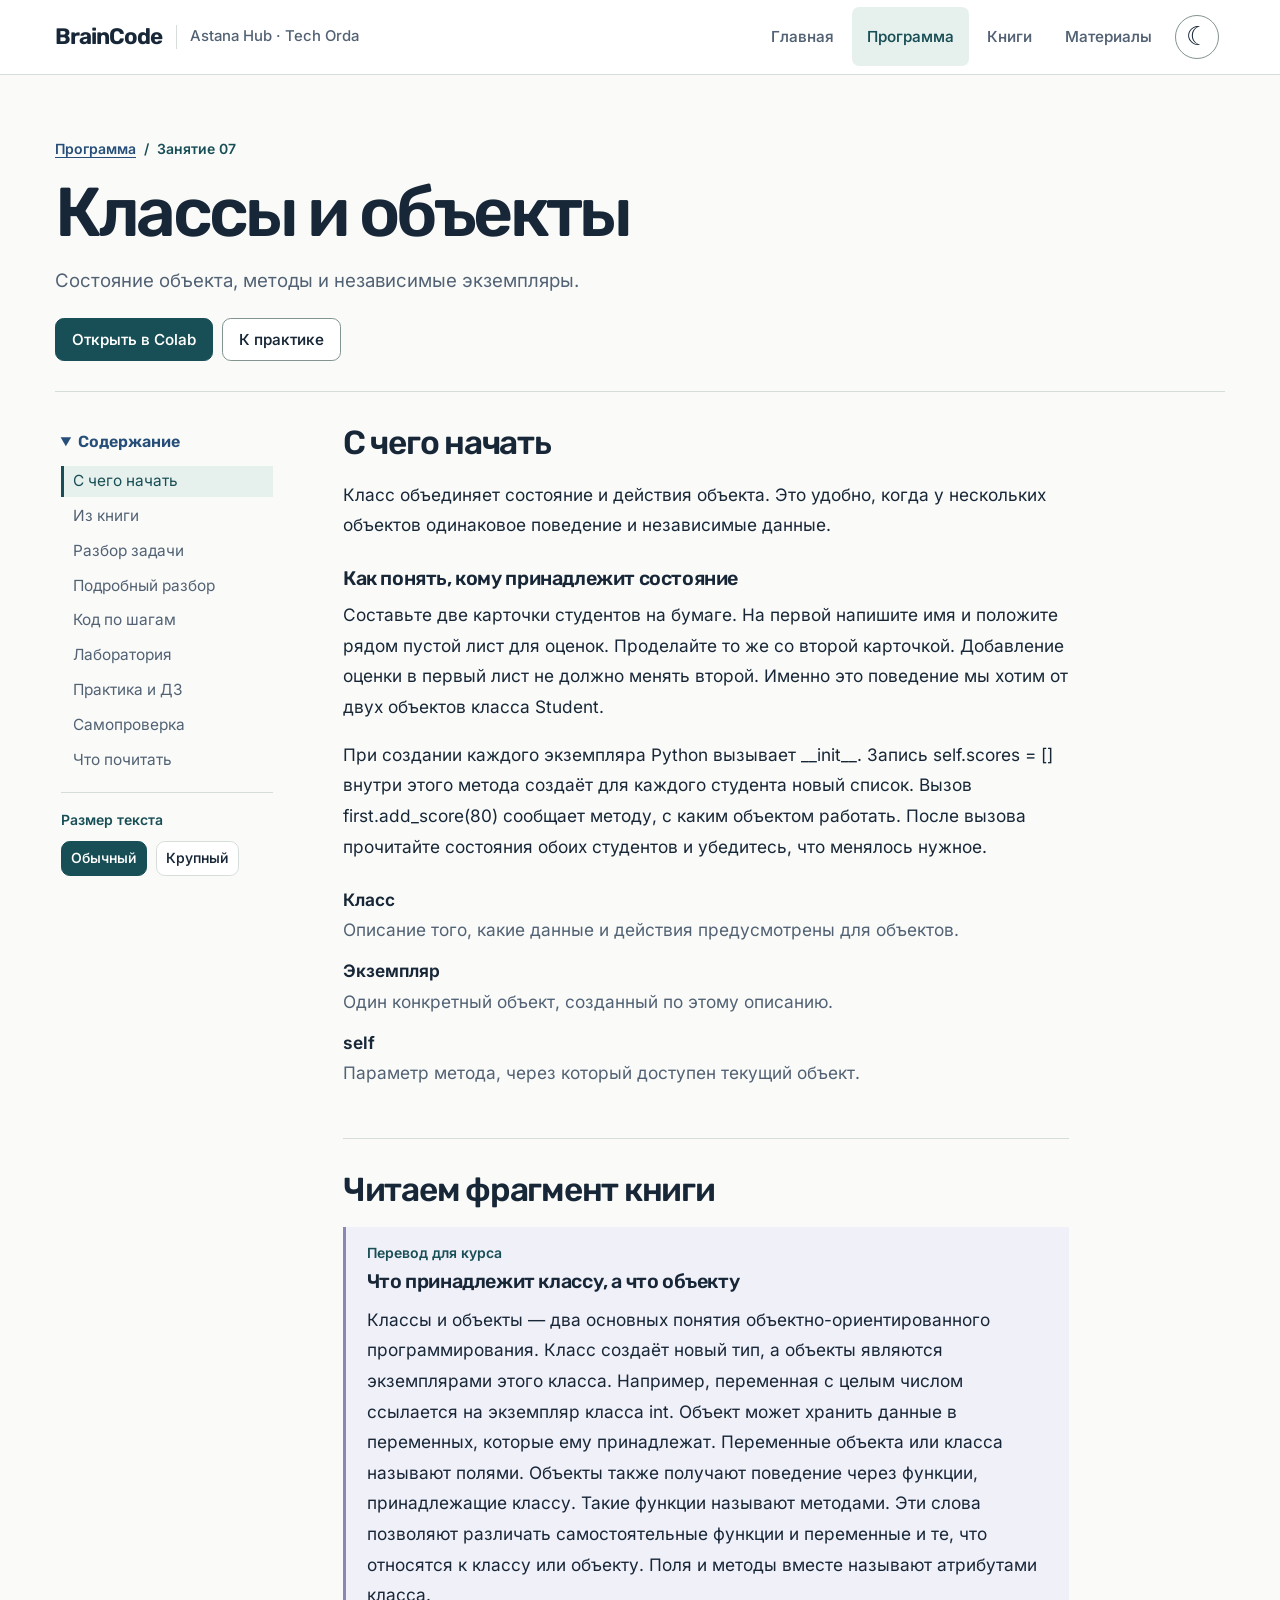
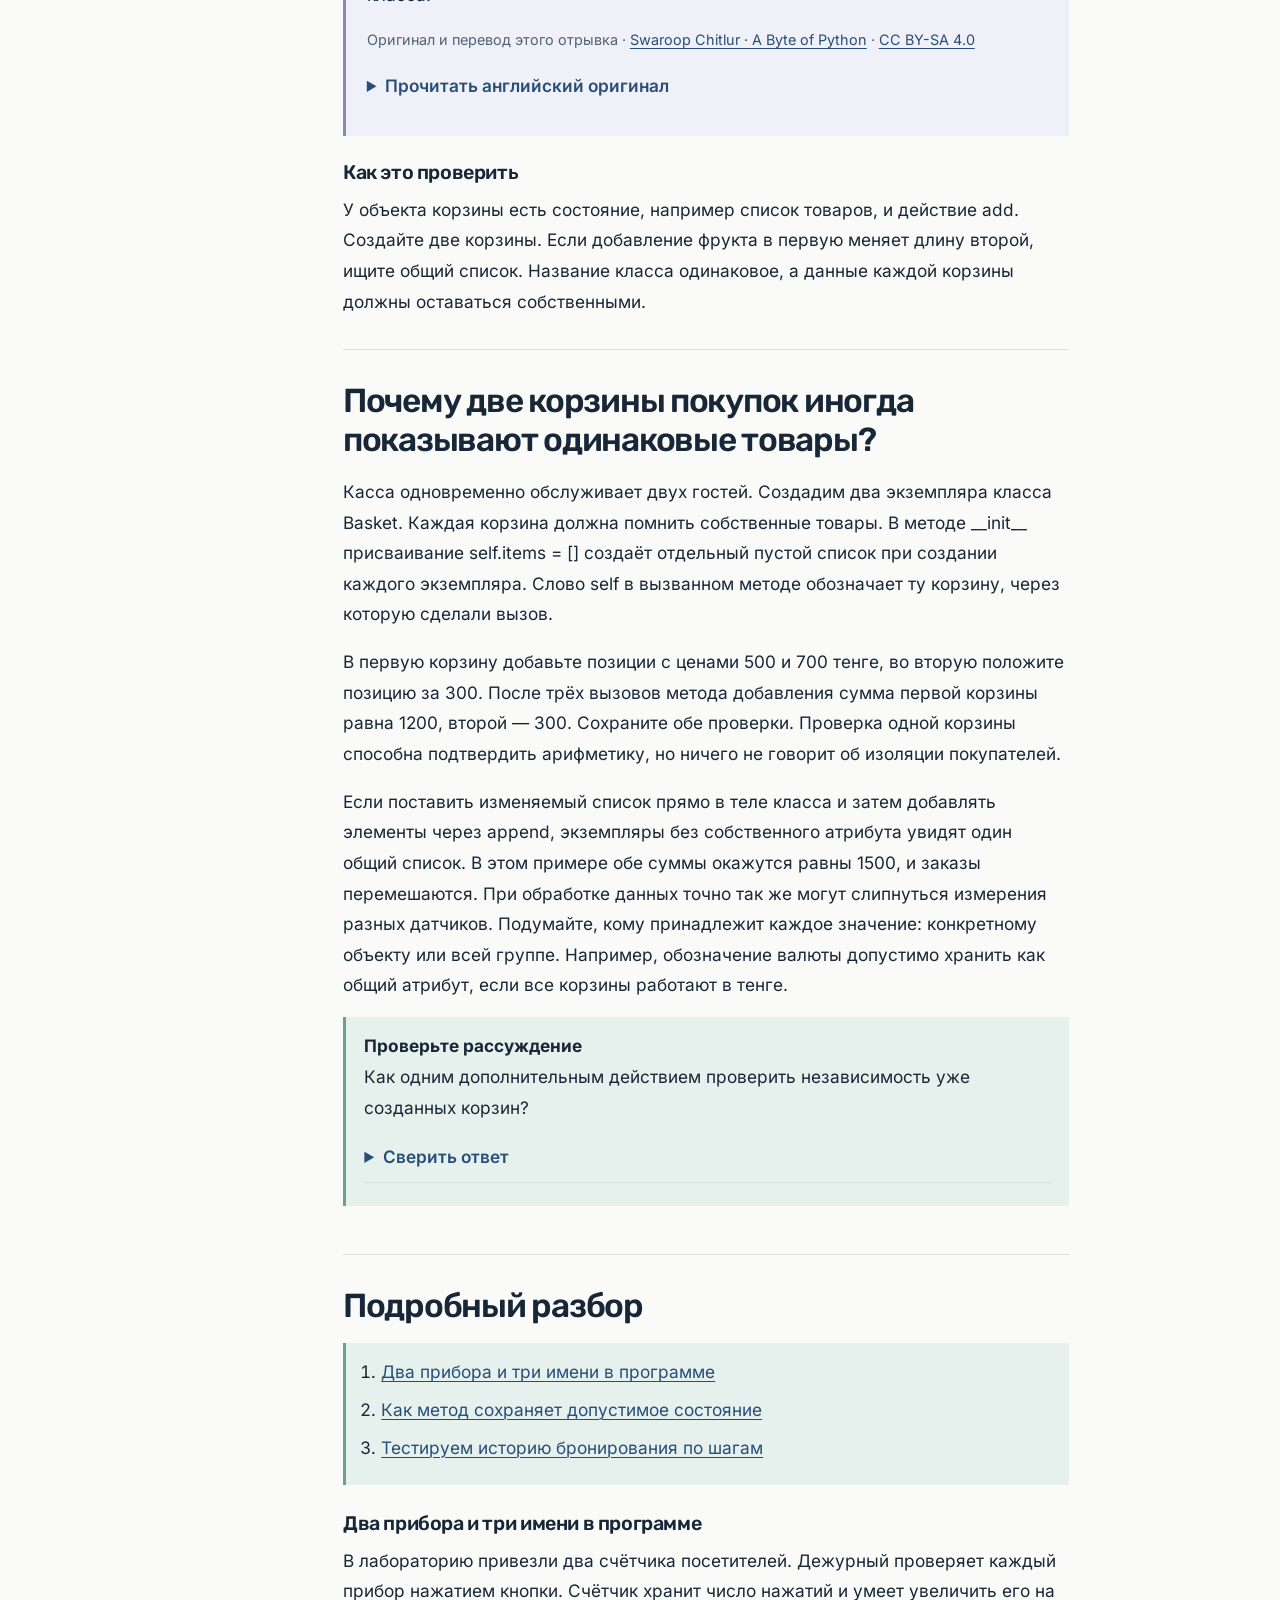
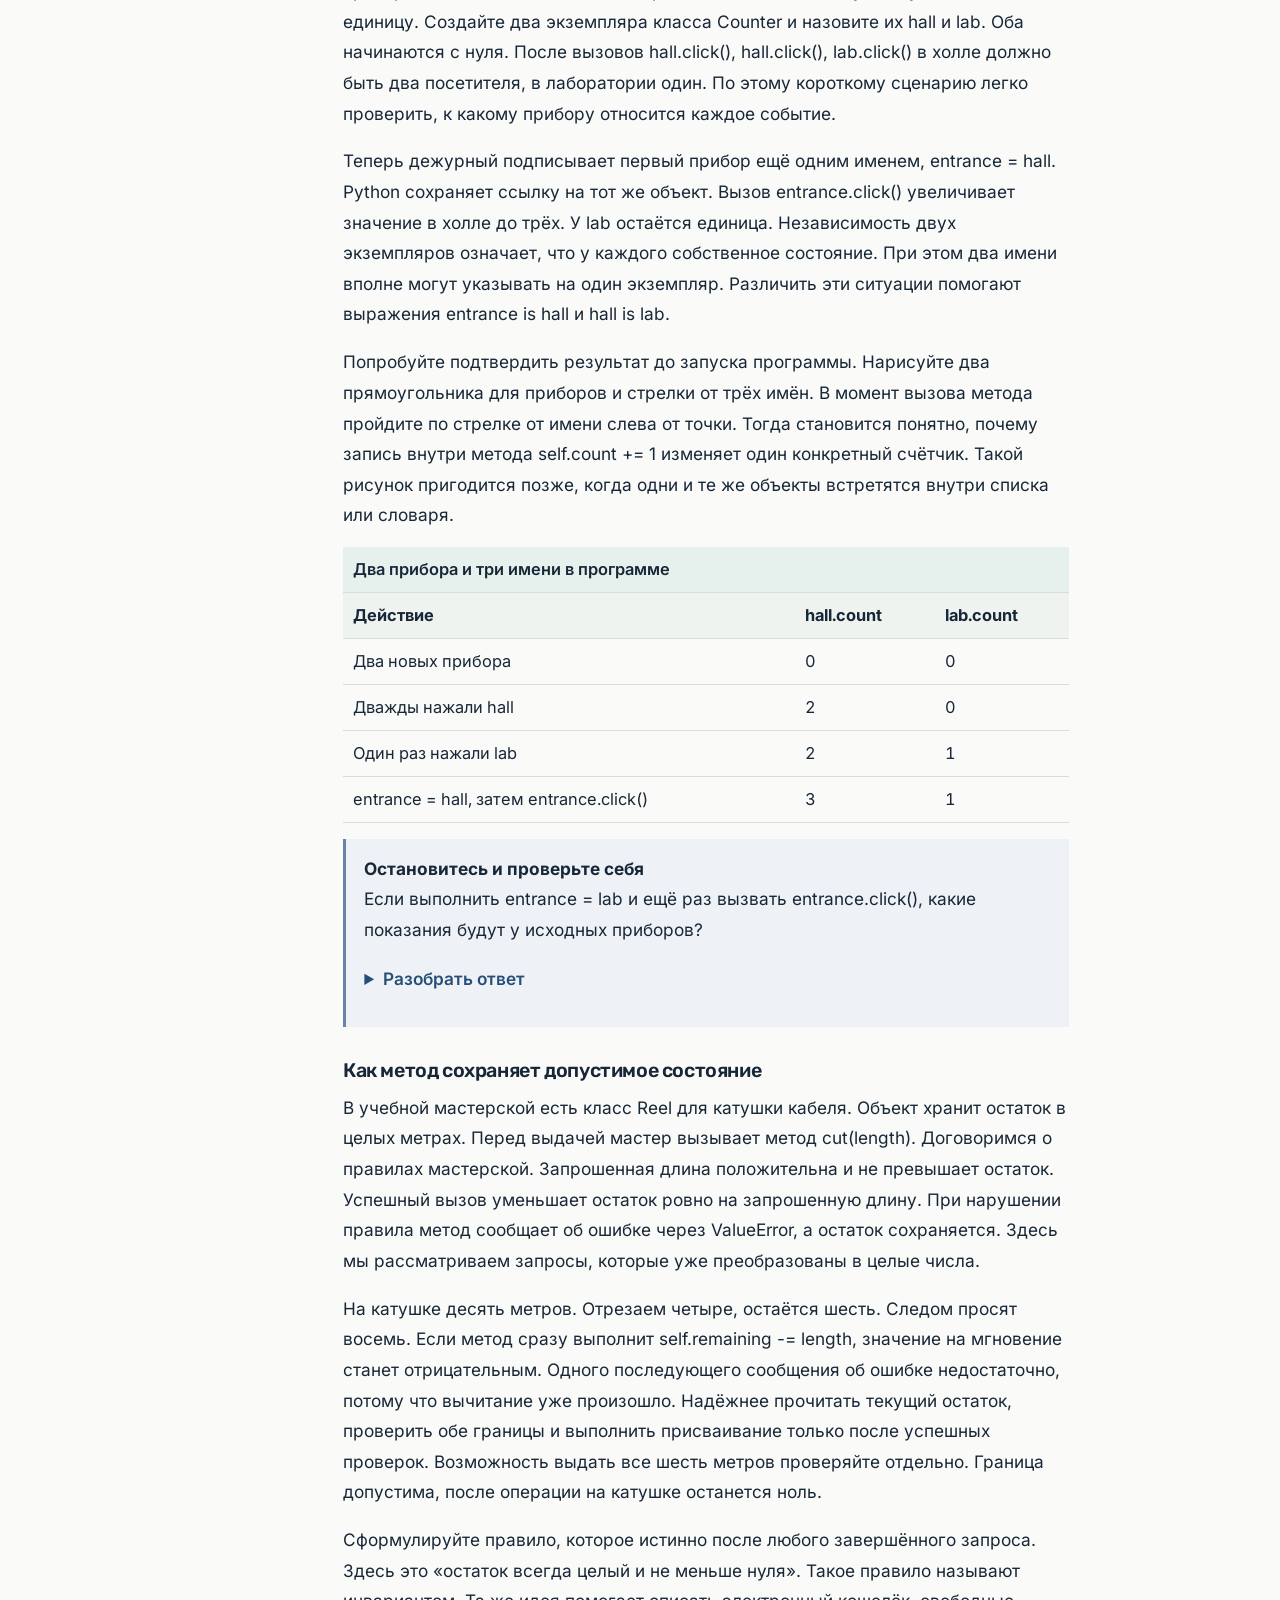
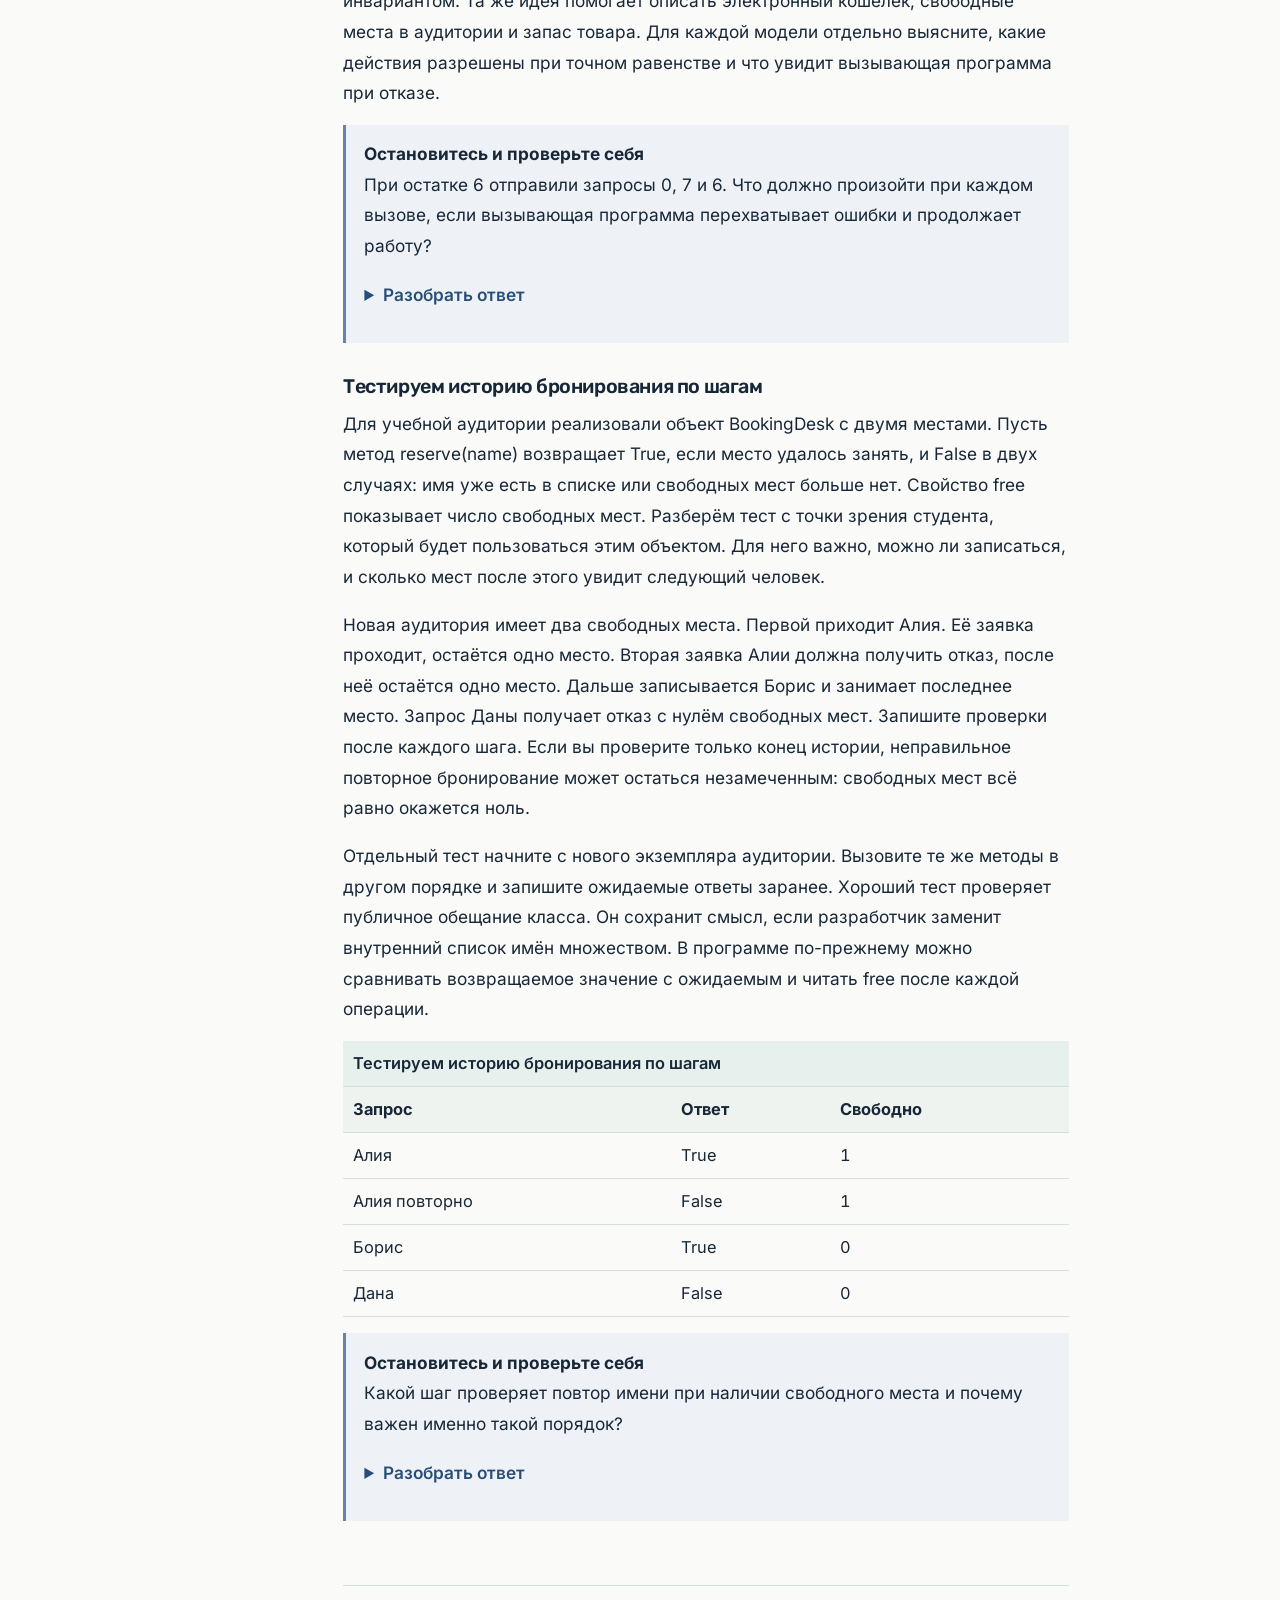
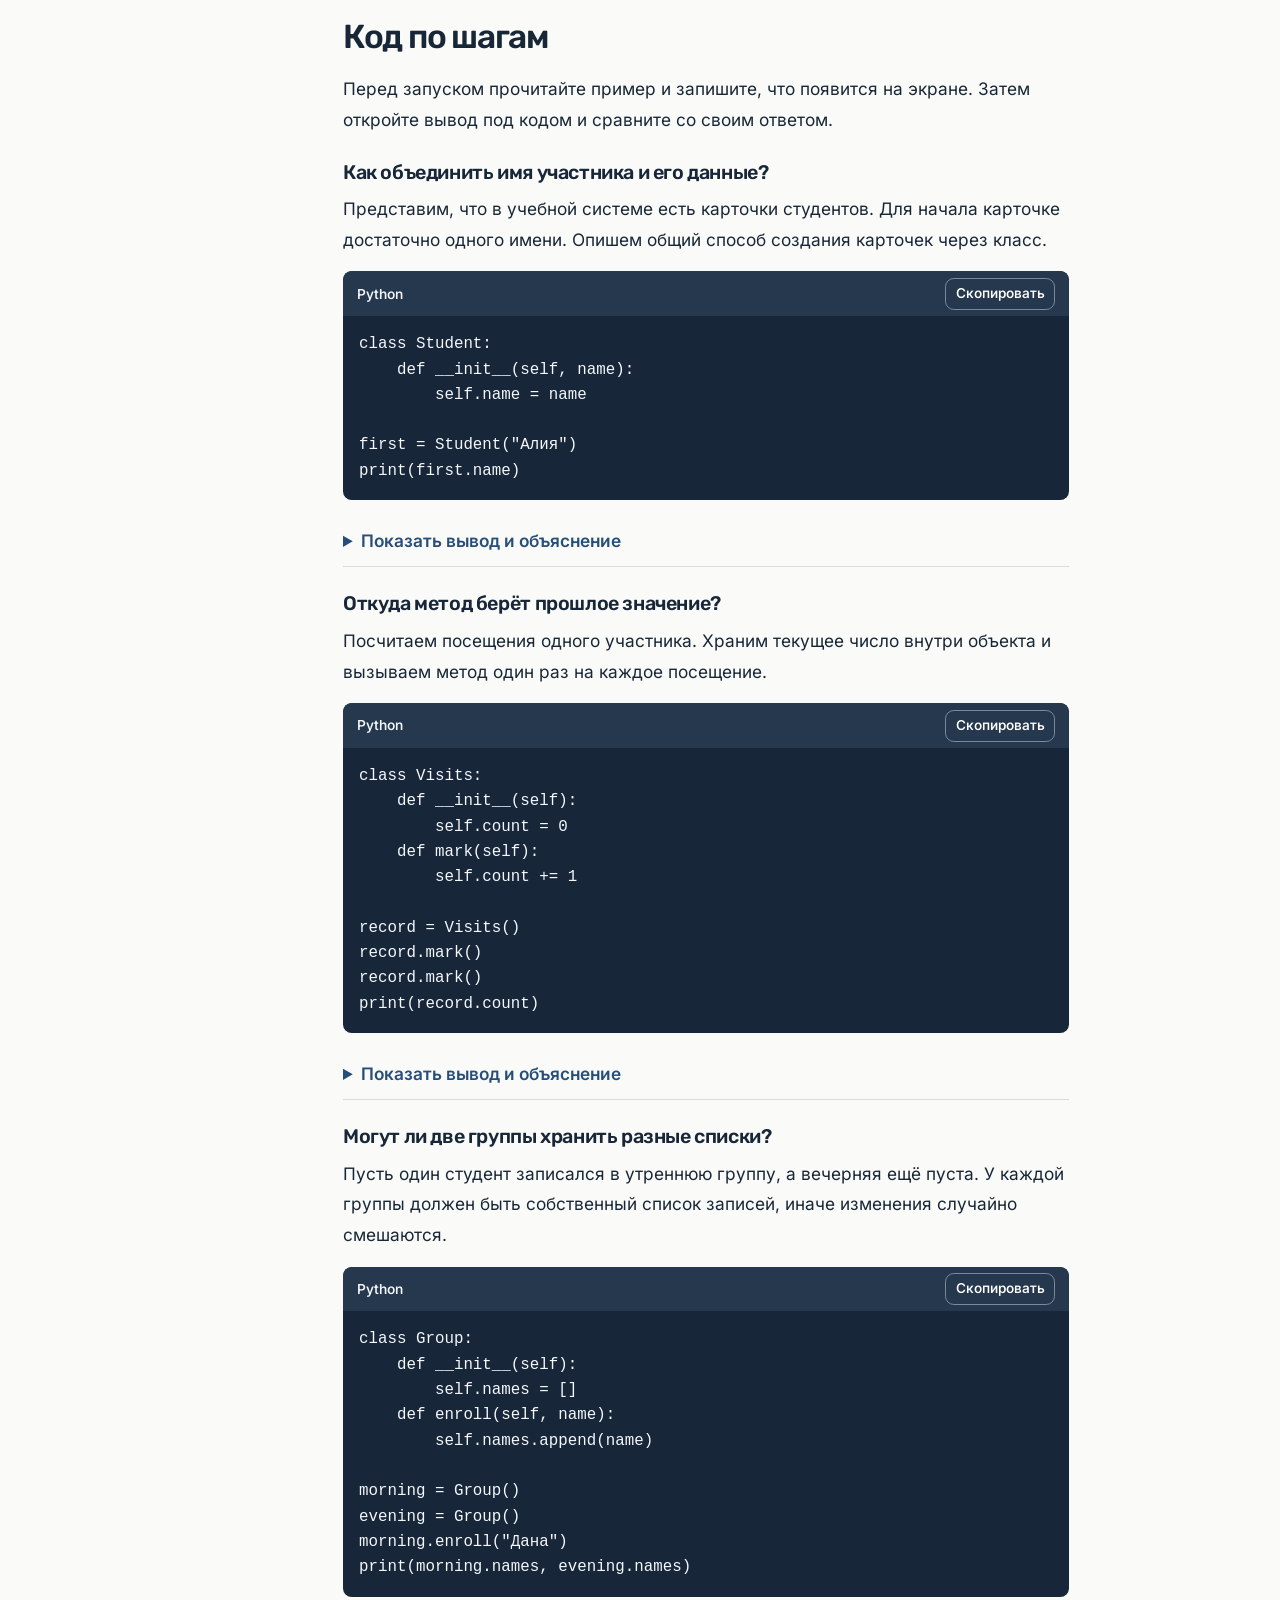
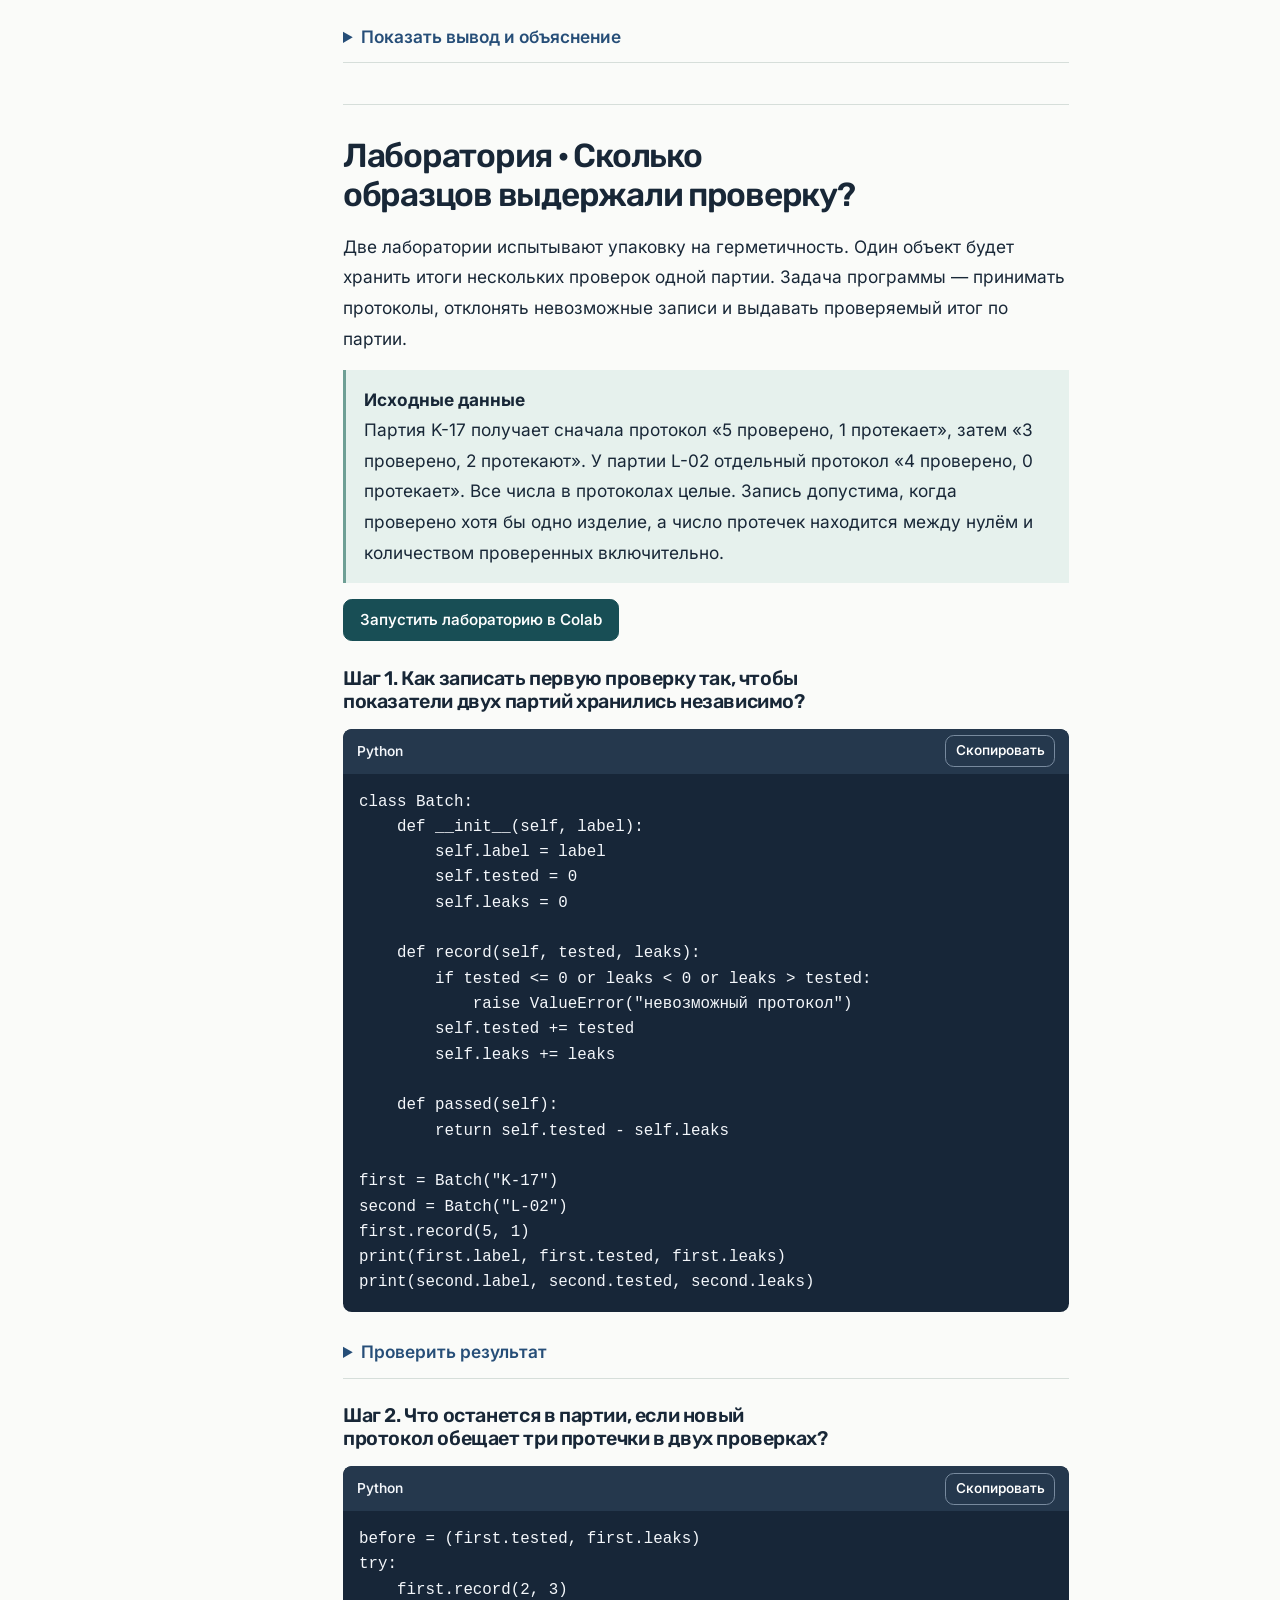
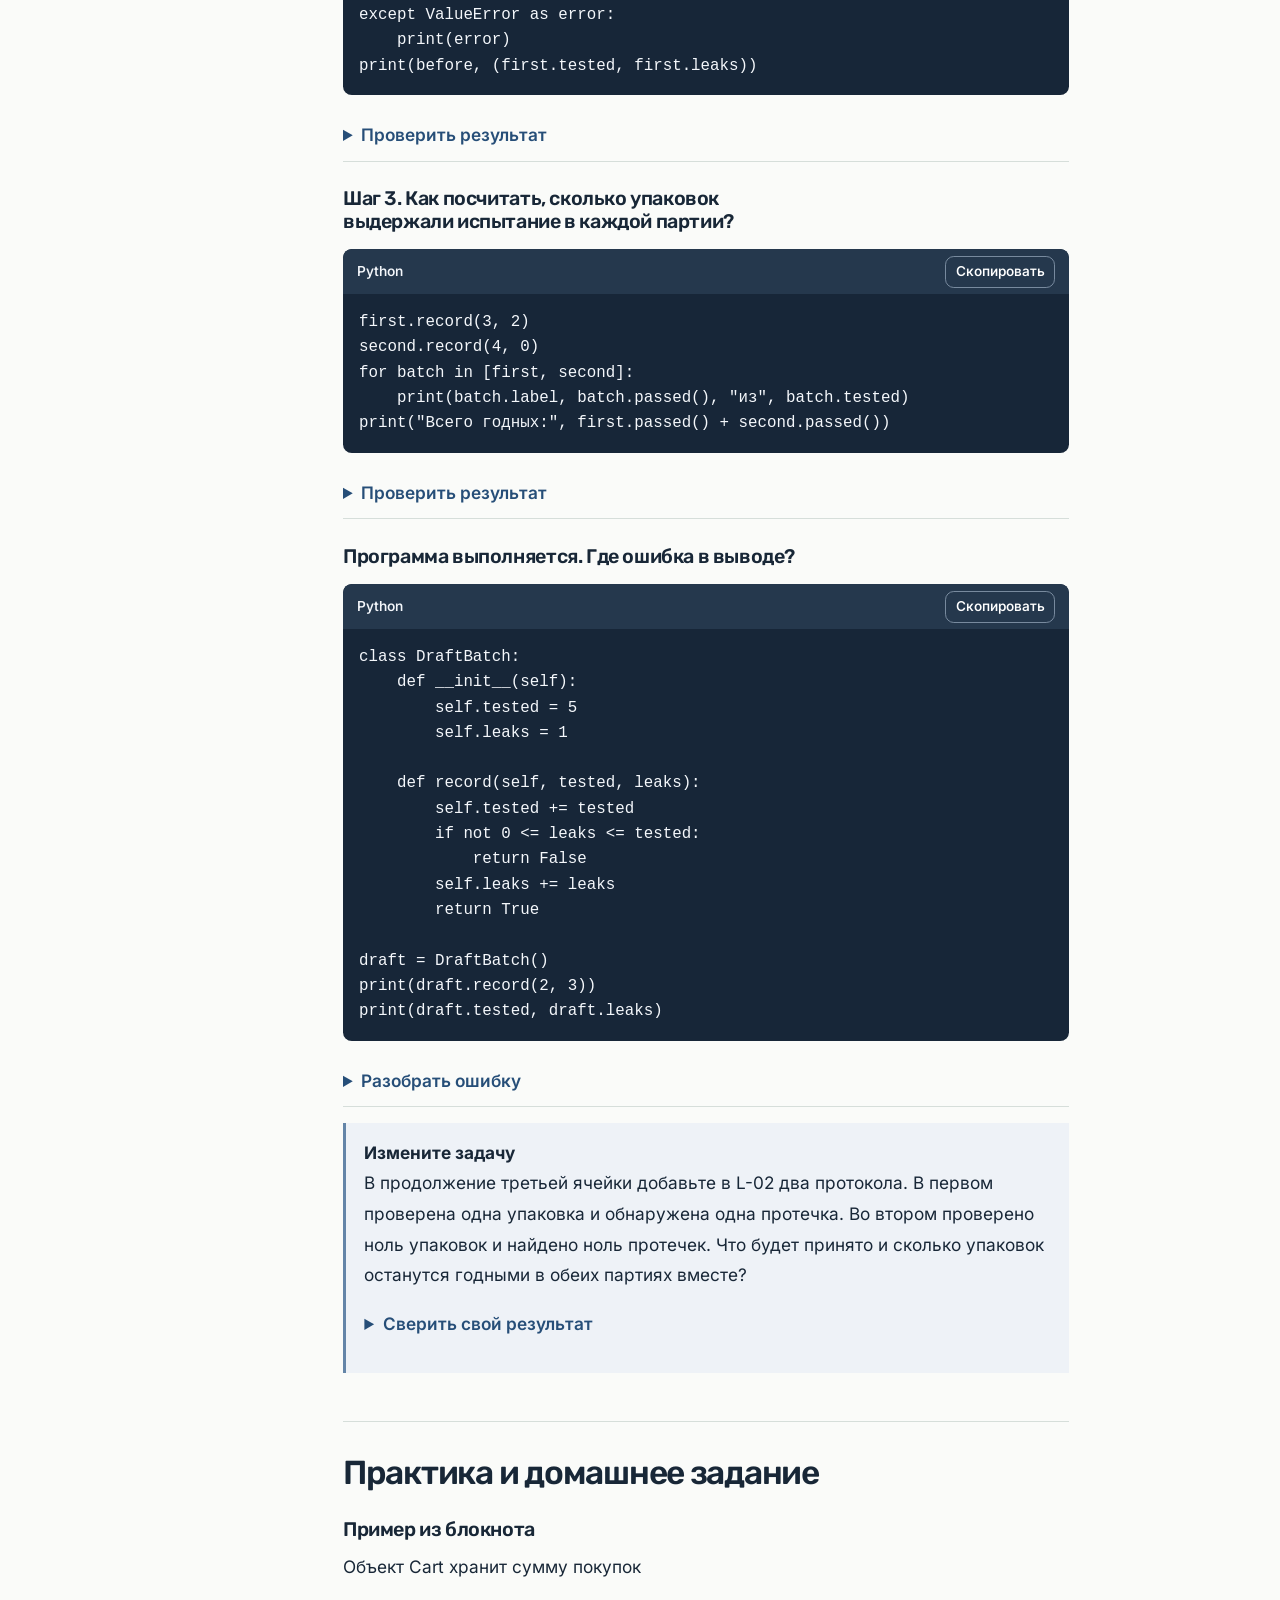
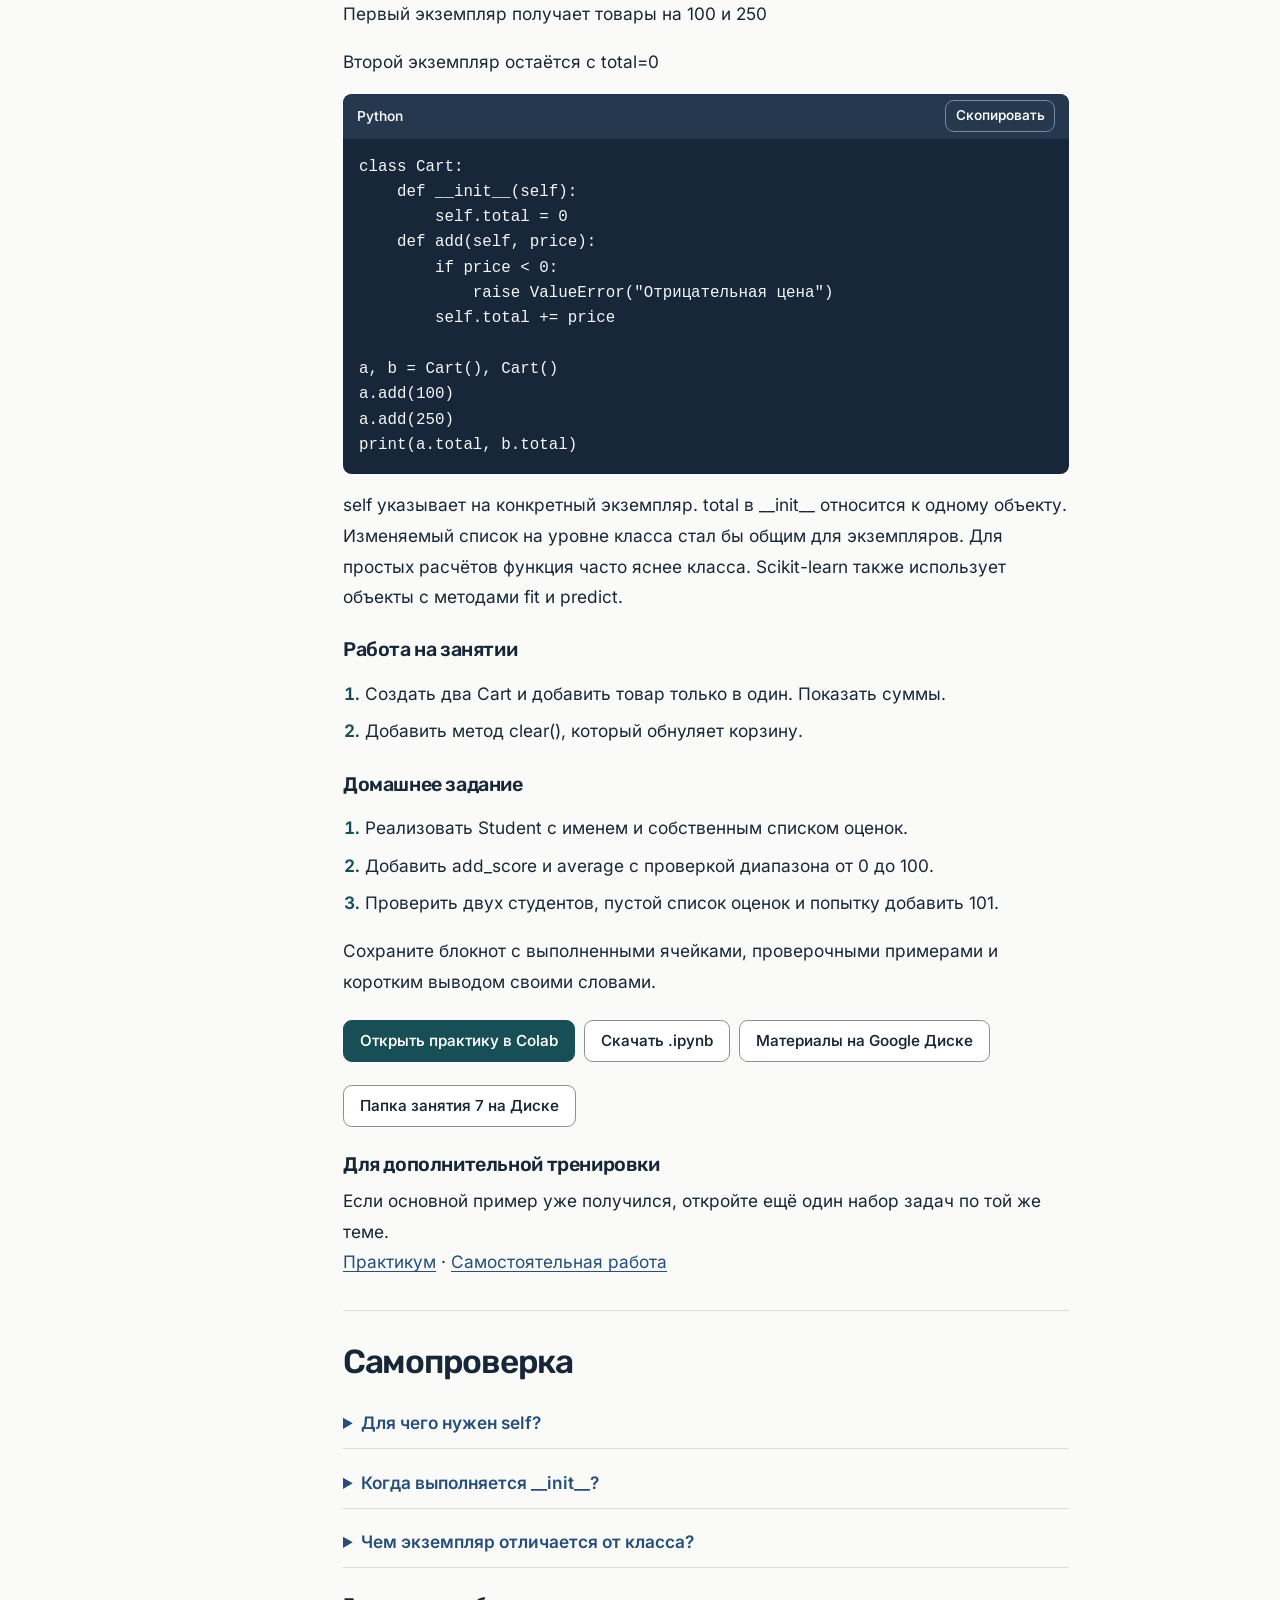
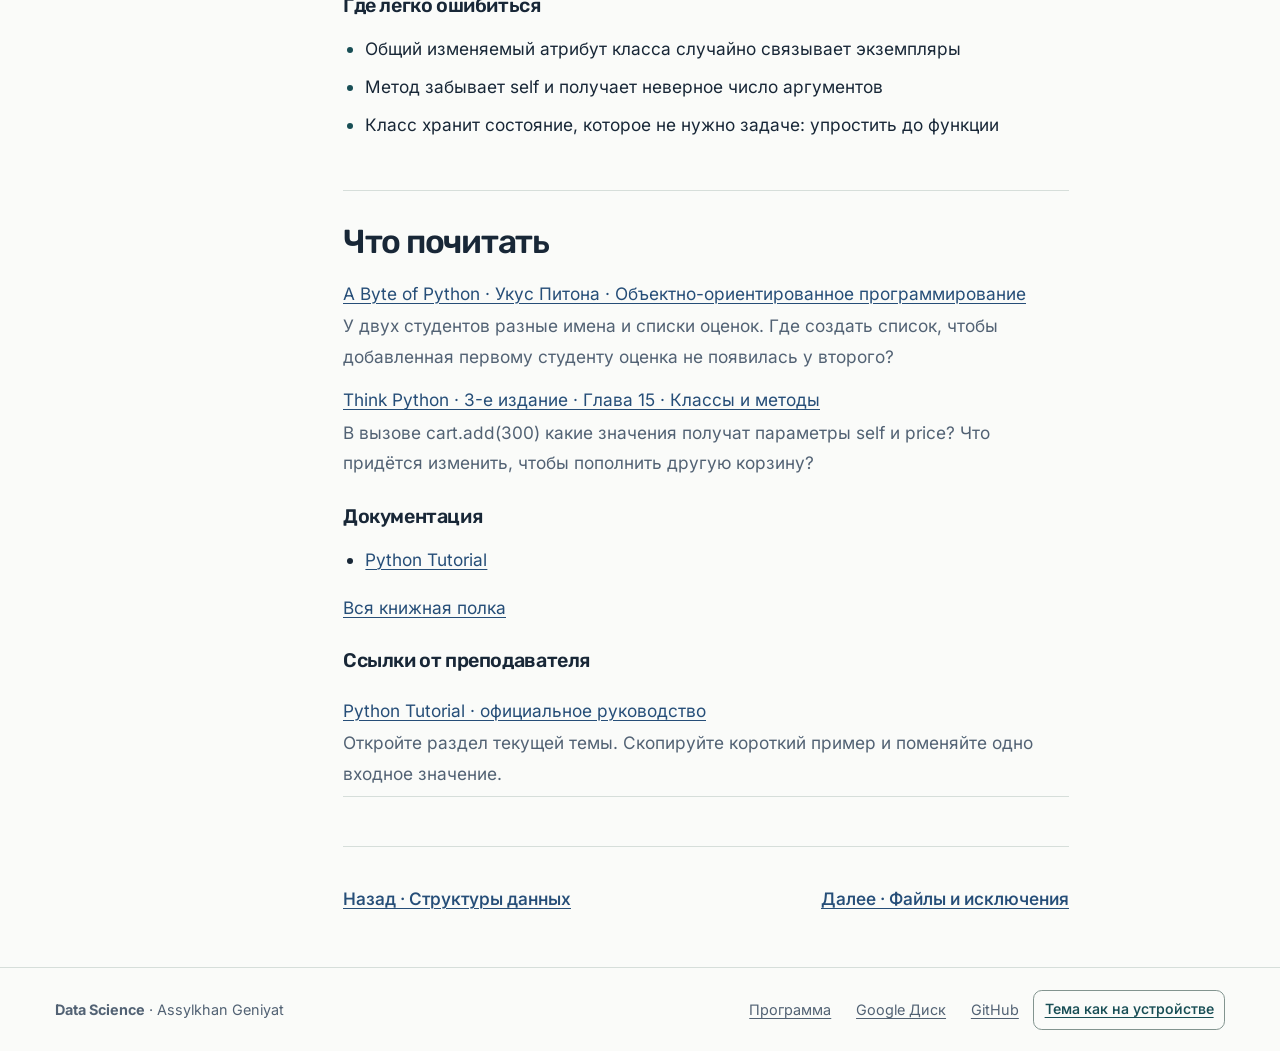
<file: lessons/07-oop.html>
<!doctype html>
<html lang="ru">
<head>
  <meta charset="utf-8">
  <meta name="viewport" content="width=device-width,initial-scale=1">
  <meta id="dark-chrome" name="theme-color" content="#1b272b" media="screen and (prefers-color-scheme: dark)">
  <meta name="theme-color" content="#ffffff">
  <meta name="description" content="Состояние объекта, методы и независимые экземпляры.">
  <title>Классы и объекты · Tech Orda / BrainCode</title>
  <link rel="icon" href="data:,">
  <link rel="stylesheet" href="../assets/fonts/fonts.css">
  <link rel="stylesheet" href="../assets/style.css?v=ec7466c483f1">
  <link id="dark-palette" rel="stylesheet" href="../assets/dark.css?v=161d72ccf070" media="screen and (prefers-color-scheme: dark)">
  <noscript><style>.theme-toggle, .theme-system { display: none; }</style></noscript>
  <script src="../assets/theme.js?v=c96073bb852b"></script>
  <script src="../assets/site.js?v=9730c80c8783" defer></script>
</head>
<body data-page="lesson">
  <a class="skip" href="#content">К содержанию</a>
  <header class="mast"><div class="wrap mast-inner">
    <a class="brand" href="../index.html?v=a04a9e30a524"><strong>BrainCode</strong><span class="partners">Astana Hub · Tech Orda</span></a>
    <nav aria-label="Навигация курса"><a href="../index.html?v=a04a9e30a524">Главная</a><a href="../lessons/index.html?v=a04a9e30a524" aria-current="location">Программа</a><a href="../books.html?v=a04a9e30a524">Книги</a><a href="../materials.html?v=a04a9e30a524">Материалы</a></nav>
    <button class="theme-toggle" id="theme-toggle" type="button" aria-label="Тёмная тема" aria-pressed="false" title="Переключить тему">
      <span aria-hidden="true" class="theme-moon">☾</span><span aria-hidden="true" class="theme-sun">☀︎</span>
    </button>
  </div></header>
  <main id="content" class="wrap" tabindex="-1"><header class="lesson-head"><div class="eyebrow"><a href="index.html?v=a04a9e30a524">Программа</a> &nbsp;/&nbsp; Занятие 07</div><h1>Классы и объекты</h1><p class="intro">Состояние объекта, методы и независимые экземпляры.</p><div class="actions"><a href="https://colab.research.google.com/github/kuromi1kow/braincode-data-science/blob/main/notebooks/07-oop.ipynb" class="btn primary">Открыть в Colab</a><a href="#practice" class="btn">К практике</a></div></header><div class="layout"><aside class="rail"><details class="section-menu" open>
      <summary>Содержание</summary><nav aria-label="Содержание страницы"><a href="#start">С чего начать</a><a href="#book-text">Из книги</a><a href="#case">Разбор задачи</a><a href="#deeper">Подробный разбор</a><a href="#code">Код по шагам</a><a href="#workshop">Лаборатория</a><a href="#practice">Практика и ДЗ</a><a href="#quiz">Самопроверка</a><a href="#reading">Что почитать</a></nav>
<div class="reader-tools" hidden>
        <span class="smallcap">Размер текста</span>
        <div class="type-buttons">
          <button id="normal-type" aria-pressed="true" type="button">Обычный</button>
          <button id="large-type" aria-pressed="false" type="button">Крупный</button>
        </div>
      </div></details></aside><article class="reading"><section id="start"><h2>С чего начать</h2><p>Класс объединяет состояние и действия объекта. Это удобно, когда у нескольких объектов одинаковое поведение и независимые данные.</p><h3>Как понять, кому принадлежит состояние</h3><p>Составьте две карточки студентов на бумаге. На первой напишите имя и положите рядом пустой лист для оценок. Проделайте то же со второй карточкой. Добавление оценки в первый лист не должно менять второй. Именно это поведение мы хотим от двух объектов класса Student.</p><p>При создании каждого экземпляра Python вызывает __init__. Запись self.scores = [] внутри этого метода создаёт для каждого студента новый список. Вызов first.add_score(80) сообщает методу, с каким объектом работать. После вызова прочитайте состояния обоих студентов и убедитесь, что менялось нужное.</p><dl><dt class="term">Класс</dt><dd>Описание того, какие данные и действия предусмотрены для объектов.</dd><dt class="term">Экземпляр</dt><dd>Один конкретный объект, созданный по этому описанию.</dd><dt class="term">self</dt><dd>Параметр метода, через который доступен текущий объект.</dd></dl></section><section id="book-text"><h2>Читаем фрагмент книги</h2><div class="book-excerpt"><div class="smallcap">Перевод для курса</div><h3>Что принадлежит классу, а что объекту</h3><blockquote><p>Классы и объекты — два основных понятия объектно-ориентированного программирования. Класс создаёт новый тип, а объекты являются экземплярами этого класса. Например, переменная с целым числом ссылается на экземпляр класса int. Объект может хранить данные в переменных, которые ему принадлежат. Переменные объекта или класса называют полями. Объекты также получают поведение через функции, принадлежащие классу. Такие функции называют методами. Эти слова позволяют различать самостоятельные функции и переменные и те, что относятся к классу или объекту. Поля и методы вместе называют атрибутами класса.</p></blockquote><p class="credit">Оригинал и перевод этого отрывка · <a href="https://github.com/swaroopch/byte-of-python/blob/84f4dd8d6f09836fa58226eaafe922b8a7baabc6/oop.md#L5">Swaroop Chitlur · A Byte of Python</a> · <a href="https://creativecommons.org/licenses/by-sa/4.0/">CC BY-SA 4.0</a></p><details><summary>Прочитать английский оригинал</summary><div lang="en"><p>Classes and objects are the two main aspects of object oriented programming. A class creates a new type where objects are instances of the class. An analogy is that you can have variables of type int which translates to saying that variables that store integers are variables which are instances (objects) of the int class.</p><p>Objects can store data using ordinary variables that belong to the object. Variables that belong to an object or class are referred to as fields. Objects can also have functionality by using functions that belong to a class. Such functions are called methods of the class. This terminology is important because it helps us to differentiate between functions and variables which are independent and those which belong to a class or object. Collectively, the fields and methods can be referred to as the attributes of that class.</p></div></details></div><h3>Как это проверить</h3><p>У объекта корзины есть состояние, например список товаров, и действие add. Создайте две корзины. Если добавление фрукта в первую меняет длину второй, ищите общий список. Название класса одинаковое, а данные каждой корзины должны оставаться собственными.</p></section><section id="case"><h2>Почему две корзины покупок иногда показывают одинаковые товары?</h2><p>Касса одновременно обслуживает двух гостей. Создадим два экземпляра класса Basket. Каждая корзина должна помнить собственные товары. В методе __init__ присваивание self.items = [] создаёт отдельный пустой список при создании каждого экземпляра. Слово self в вызванном методе обозначает ту корзину, через которую сделали вызов.</p><p>В первую корзину добавьте позиции с ценами 500 и 700 тенге, во вторую положите позицию за 300. После трёх вызовов метода добавления сумма первой корзины равна 1200, второй — 300. Сохраните обе проверки. Проверка одной корзины способна подтвердить арифметику, но ничего не говорит об изоляции покупателей.</p><p>Если поставить изменяемый список прямо в теле класса и затем добавлять элементы через append, экземпляры без собственного атрибута увидят один общий список. В этом примере обе суммы окажутся равны 1500, и заказы перемешаются. При обработке данных точно так же могут слипнуться измерения разных датчиков. Подумайте, кому принадлежит каждое значение: конкретному объекту или всей группе. Например, обозначение валюты допустимо хранить как общий атрибут, если все корзины работают в тенге.</p><div class="notes"><strong>Проверьте рассуждение</strong><p>Как одним дополнительным действием проверить независимость уже созданных корзин?</p><details><summary>Сверить ответ</summary><p>Добавьте во вторую корзину товар за 100 тенге. Её сумма должна стать 400, сумма первой должна остаться равной 1200.</p></details></div></section><section id="deeper"><h2>Подробный разбор</h2><ol class="inside-toc"><li><a href="#chapter-1">Два прибора и три имени в программе</a></li><li><a href="#chapter-2">Как метод сохраняет допустимое состояние</a></li><li><a href="#chapter-3">Тестируем историю бронирования по шагам</a></li></ol><div class="unit" id="chapter-1"><h3>Два прибора и три имени в программе</h3><p>В лабораторию привезли два счётчика посетителей. Дежурный проверяет каждый прибор нажатием кнопки. Счётчик хранит число нажатий и умеет увеличить его на единицу. Создайте два экземпляра класса Counter и назовите их hall и lab. Оба начинаются с нуля. После вызовов hall.click(), hall.click(), lab.click() в холле должно быть два посетителя, в лаборатории один. По этому короткому сценарию легко проверить, к какому прибору относится каждое событие.</p><p>Теперь дежурный подписывает первый прибор ещё одним именем, entrance = hall. Python сохраняет ссылку на тот же объект. Вызов entrance.click() увеличивает значение в холле до трёх. У lab остаётся единица. Независимость двух экземпляров означает, что у каждого собственное состояние. При этом два имени вполне могут указывать на один экземпляр. Различить эти ситуации помогают выражения entrance is hall и hall is lab.</p><p>Попробуйте подтвердить результат до запуска программы. Нарисуйте два прямоугольника для приборов и стрелки от трёх имён. В момент вызова метода пройдите по стрелке от имени слева от точки. Тогда становится понятно, почему запись внутри метода self.count += 1 изменяет один конкретный счётчик. Такой рисунок пригодится позже, когда одни и те же объекты встретятся внутри списка или словаря.</p><div class="scroll-table"><table><caption>Два прибора и три имени в программе</caption><thead><tr><th scope="col">Действие</th><th scope="col">hall.count</th><th scope="col">lab.count</th></tr></thead><tbody><tr><td>Два новых прибора</td><td>0</td><td>0</td></tr><tr><td>Дважды нажали hall</td><td>2</td><td>0</td></tr><tr><td>Один раз нажали lab</td><td>2</td><td>1</td></tr><tr><td>entrance = hall, затем entrance.click()</td><td>3</td><td>1</td></tr></tbody></table></div><div class="checkpoint"><strong>Остановитесь и проверьте себя</strong><p>Если выполнить entrance = lab и ещё раз вызвать entrance.click(), какие показания будут у исходных приборов?</p><details><summary>Разобрать ответ</summary><p>У hall останется 3, у lab станет 2. Присваивание направило имя entrance на второй объект.</p></details></div></div><div class="unit" id="chapter-2"><h3>Как метод сохраняет допустимое состояние</h3><p>В учебной мастерской есть класс Reel для катушки кабеля. Объект хранит остаток в целых метрах. Перед выдачей мастер вызывает метод cut(length). Договоримся о правилах мастерской. Запрошенная длина положительна и не превышает остаток. Успешный вызов уменьшает остаток ровно на запрошенную длину. При нарушении правила метод сообщает об ошибке через ValueError, а остаток сохраняется. Здесь мы рассматриваем запросы, которые уже преобразованы в целые числа.</p><p>На катушке десять метров. Отрезаем четыре, остаётся шесть. Следом просят восемь. Если метод сразу выполнит self.remaining -= length, значение на мгновение станет отрицательным. Одного последующего сообщения об ошибке недостаточно, потому что вычитание уже произошло. Надёжнее прочитать текущий остаток, проверить обе границы и выполнить присваивание только после успешных проверок. Возможность выдать все шесть метров проверяйте отдельно. Граница допустима, после операции на катушке останется ноль.</p><p>Сформулируйте правило, которое истинно после любого завершённого запроса. Здесь это «остаток всегда целый и не меньше нуля». Такое правило называют инвариантом. Та же идея помогает описать электронный кошелёк, свободные места в аудитории и запас товара. Для каждой модели отдельно выясните, какие действия разрешены при точном равенстве и что увидит вызывающая программа при отказе.</p><div class="checkpoint"><strong>Остановитесь и проверьте себя</strong><p>При остатке 6 отправили запросы 0, 7 и 6. Что должно произойти при каждом вызове, если вызывающая программа перехватывает ошибки и продолжает работу?</p><details><summary>Разобрать ответ</summary><p>На 0 и 7 метод сообщит об ошибке и оставит 6. Запрос на 6 будет выполнен, остаток станет 0.</p></details></div></div><div class="unit" id="chapter-3"><h3>Тестируем историю бронирования по шагам</h3><p>Для учебной аудитории реализовали объект BookingDesk с двумя местами. Пусть метод reserve(name) возвращает True, если место удалось занять, и False в двух случаях: имя уже есть в списке или свободных мест больше нет. Свойство free показывает число свободных мест. Разберём тест с точки зрения студента, который будет пользоваться этим объектом. Для него важно, можно ли записаться, и сколько мест после этого увидит следующий человек.</p><p>Новая аудитория имеет два свободных места. Первой приходит Алия. Её заявка проходит, остаётся одно место. Вторая заявка Алии должна получить отказ, после неё остаётся одно место. Дальше записывается Борис и занимает последнее место. Запрос Даны получает отказ с нулём свободных мест. Запишите проверки после каждого шага. Если вы проверите только конец истории, неправильное повторное бронирование может остаться незамеченным: свободных мест всё равно окажется ноль.</p><p>Отдельный тест начните с нового экземпляра аудитории. Вызовите те же методы в другом порядке и запишите ожидаемые ответы заранее. Хороший тест проверяет публичное обещание класса. Он сохранит смысл, если разработчик заменит внутренний список имён множеством. В программе по-прежнему можно сравнивать возвращаемое значение с ожидаемым и читать free после каждой операции.</p><div class="scroll-table"><table><caption>Тестируем историю бронирования по шагам</caption><thead><tr><th scope="col">Запрос</th><th scope="col">Ответ</th><th scope="col">Свободно</th></tr></thead><tbody><tr><td>Алия</td><td>True</td><td>1</td></tr><tr><td>Алия повторно</td><td>False</td><td>1</td></tr><tr><td>Борис</td><td>True</td><td>0</td></tr><tr><td>Дана</td><td>False</td><td>0</td></tr></tbody></table></div><div class="checkpoint"><strong>Остановитесь и проверьте себя</strong><p>Какой шаг проверяет повтор имени при наличии свободного места и почему важен именно такой порядок?</p><details><summary>Разобрать ответ</summary><p>Вторая заявка Алии подана, пока ещё есть одно место. Причиной отказа может быть повтор имени. После заполнения аудитории такой тест смешивал бы две причины.</p></details></div></div></section><section id="code"><h2>Код по шагам</h2><p>Перед запуском прочитайте пример и запишите, что появится на экране. Затем откройте вывод под кодом и сравните со своим ответом.</p><h3>Как объединить имя участника и его данные?</h3><p>Представим, что в учебной системе есть карточки студентов. Для начала карточке достаточно одного имени. Опишем общий способ создания карточек через класс.</p><div class="codebox"><div class="codebar"><span>Python</span><button type="button" aria-label="Скопировать пример кода">Скопировать</button></div><pre><code>class Student:
    def __init__(self, name):
        self.name = name

first = Student(&quot;Алия&quot;)
print(first.name)</code></pre></div><details><summary>Показать вывод и объяснение</summary><pre class="out">Алия</pre><p>Вызов Student создаёт экземпляр класса и передаёт имя методу __init__ для начальной настройки. Параметр self внутри метода указывает на создаваемый объект. Присваивание self.name сохраняет значение в объекте, поэтому его можно прочитать после завершения метода.</p></details><h3>Откуда метод берёт прошлое значение?</h3><p>Посчитаем посещения одного участника. Храним текущее число внутри объекта и вызываем метод один раз на каждое посещение.</p><div class="codebox"><div class="codebar"><span>Python</span><button type="button" aria-label="Скопировать пример кода">Скопировать</button></div><pre><code>class Visits:
    def __init__(self):
        self.count = 0
    def mark(self):
        self.count += 1

record = Visits()
record.mark()
record.mark()
print(record.count)</code></pre></div><details><summary>Показать вывод и объяснение</summary><pre class="out">2</pre><p>Метод __init__ устанавливает ноль при создании экземпляра. При вызове record.mark() Python передаёт этот же экземпляр в параметр self, а += 1 увеличивает его счётчик. Ко второму вызову первый результат сохраняется, поэтому получаем два.</p></details><h3>Могут ли две группы хранить разные списки?</h3><p>Пусть один студент записался в утреннюю группу, а вечерняя ещё пуста. У каждой группы должен быть собственный список записей, иначе изменения случайно смешаются.</p><div class="codebox"><div class="codebar"><span>Python</span><button type="button" aria-label="Скопировать пример кода">Скопировать</button></div><pre><code>class Group:
    def __init__(self):
        self.names = []
    def enroll(self, name):
        self.names.append(name)

morning = Group()
evening = Group()
morning.enroll(&quot;Дана&quot;)
print(morning.names, evening.names)</code></pre></div><details><summary>Показать вывод и объяснение</summary><pre class="out">[&#x27;Дана&#x27;] []</pre><p>Выражение [] выполняется заново при каждом вызове __init__, создавая отдельный список. Метод enroll изменяет список того экземпляра, через который его вызвали. Пустой вывод для evening служит короткой проверкой независимости двух групп.</p></details></section><section id="workshop"><h2>Лаборатория · Сколько образцов выдержали проверку?</h2><p>Две лаборатории испытывают упаковку на герметичность. Один объект будет хранить итоги нескольких проверок одной партии. Задача программы — принимать протоколы, отклонять невозможные записи и выдавать проверяемый итог по партии.</p><div class="notes"><strong>Исходные данные</strong><p>Партия K-17 получает сначала протокол «5 проверено, 1 протекает», затем «3 проверено, 2 протекают». У партии L-02 отдельный протокол «4 проверено, 0 протекает». Все числа в протоколах целые. Запись допустима, когда проверено хотя бы одно изделие, а число протечек находится между нулём и количеством проверенных включительно.</p></div><a href="https://colab.research.google.com/github/kuromi1kow/braincode-data-science/blob/main/notebooks/07-oop-workshop.ipynb" class="btn primary">Запустить лабораторию в Colab</a><h3>Шаг 1. Как записать первую проверку так, чтобы показатели двух партий хранились независимо?</h3><div class="codebox"><div class="codebar"><span>Python</span><button type="button" aria-label="Скопировать пример кода">Скопировать</button></div><pre><code>class Batch:
    def __init__(self, label):
        self.label = label
        self.tested = 0
        self.leaks = 0

    def record(self, tested, leaks):
        if tested &lt;= 0 or leaks &lt; 0 or leaks &gt; tested:
            raise ValueError(&quot;невозможный протокол&quot;)
        self.tested += tested
        self.leaks += leaks

    def passed(self):
        return self.tested - self.leaks

first = Batch(&quot;K-17&quot;)
second = Batch(&quot;L-02&quot;)
first.record(5, 1)
print(first.label, first.tested, first.leaks)
print(second.label, second.tested, second.leaks)</code></pre></div><details><summary>Проверить результат</summary><pre class="out">K-17 5 1
L-02 0 0</pre><p>Метод record увеличивает счётчики только того экземпляра, у которого его вызвали. В первой партии уже испытали пять упаковок. У второй партии ещё нет результатов, поэтому оба её счётчика по-прежнему равны нулю.</p></details><h3>Шаг 2. Что останется в партии, если новый протокол обещает три протечки в двух проверках?</h3><div class="codebox"><div class="codebar"><span>Python</span><button type="button" aria-label="Скопировать пример кода">Скопировать</button></div><pre><code>before = (first.tested, first.leaks)
try:
    first.record(2, 3)
except ValueError as error:
    print(error)
print(before, (first.tested, first.leaks))</code></pre></div><details><summary>Проверить результат</summary><pre class="out">невозможный протокол
(5, 1) (5, 1)</pre><p>Из двух упаковок невозможно получить три протекающие упаковки, если каждую испытывают один раз. Метод проверяет оба числа до изменения счётчиков. Сравнение состояния до и после отказа подтверждает, что в отчёт не попало даже частичное обновление.</p></details><h3>Шаг 3. Как посчитать, сколько упаковок выдержали испытание в каждой партии?</h3><div class="codebox"><div class="codebar"><span>Python</span><button type="button" aria-label="Скопировать пример кода">Скопировать</button></div><pre><code>first.record(3, 2)
second.record(4, 0)
for batch in [first, second]:
    print(batch.label, batch.passed(), &quot;из&quot;, batch.tested)
print(&quot;Всего годных:&quot;, first.passed() + second.passed())</code></pre></div><details><summary>Проверить результат</summary><pre class="out">K-17 5 из 8
L-02 4 из 4
Всего годных: 9</pre><p>В первой партии испытали восемь упаковок и обнаружили три протечки. У второй все четыре упаковки годны. Метод passed каждый раз вычисляет разность из текущих данных, так что при добавлении протокола отдельный счётчик годных обновлять не требуется.</p></details><h3>Программа выполняется. Где ошибка в выводе?</h3><div class="codebox"><div class="codebar"><span>Python</span><button type="button" aria-label="Скопировать пример кода">Скопировать</button></div><pre><code>class DraftBatch:
    def __init__(self):
        self.tested = 5
        self.leaks = 1

    def record(self, tested, leaks):
        self.tested += tested
        if not 0 &lt;= leaks &lt;= tested:
            return False
        self.leaks += leaks
        return True

draft = DraftBatch()
print(draft.record(2, 3))
print(draft.tested, draft.leaks)</code></pre></div><details><summary>Разобрать ошибку</summary><pre class="out">False
7 1</pre><p>Метод сообщил об отказе, но успел увеличить число проверенных с пяти до семи. Отчёт приписал бы партии шесть годных упаковок вместо четырёх. Перенесите изменение обоих счётчиков за проверку всего протокола, как сделано в первой ячейке.</p></details><div class="checkpoint"><strong>Измените задачу</strong><p>В продолжение третьей ячейки добавьте в L-02 два протокола. В первом проверена одна упаковка и обнаружена одна протечка. Во втором проверено ноль упаковок и найдено ноль протечек. Что будет принято и сколько упаковок останутся годными в обеих партиях вместе?</p><details><summary>Сверить свой результат</summary><p>Первый протокол допустим, показатели L-02 станут 5 проверенных и 1 протечка. Второй вызов приведёт к ValueError и сохранит эти числа. В L-02 по-прежнему 4 годных, в K-17 — 5, вместе — 9.</p></details></div></section><section id="practice"><h2>Практика и домашнее задание</h2><h3>Пример из блокнота</h3><p>Объект Cart хранит сумму покупок</p><p>Первый экземпляр получает товары на 100 и 250</p><p>Второй экземпляр остаётся с total=0</p><div class="codebox"><div class="codebar"><span>Python</span><button type="button" aria-label="Скопировать пример кода">Скопировать</button></div><pre><code>class Cart:
    def __init__(self):
        self.total = 0
    def add(self, price):
        if price &lt; 0:
            raise ValueError(&quot;Отрицательная цена&quot;)
        self.total += price

a, b = Cart(), Cart()
a.add(100)
a.add(250)
print(a.total, b.total)</code></pre></div><p>self указывает на конкретный экземпляр. total в __init__ относится к одному объекту. Изменяемый список на уровне класса стал бы общим для экземпляров. Для простых расчётов функция часто яснее класса. Scikit-learn также использует объекты с методами fit и predict.</p><h3>Работа на занятии</h3><ol class="exercise"><li>Создать два Cart и добавить товар только в один. Показать суммы.</li><li>Добавить метод clear(), который обнуляет корзину.</li></ol><h3>Домашнее задание</h3><ol class="exercise"><li>Реализовать Student с именем и собственным списком оценок.</li><li>Добавить add_score и average с проверкой диапазона от 0 до 100.</li><li>Проверить двух студентов, пустой список оценок и попытку добавить 101.</li></ol><p>Сохраните блокнот с выполненными ячейками, проверочными примерами и коротким выводом своими словами.</p><div class="actions"><a href="https://colab.research.google.com/github/kuromi1kow/braincode-data-science/blob/main/notebooks/07-oop.ipynb" class="btn primary">Открыть практику в Colab</a><a href="../notebooks/07-oop.ipynb" class="btn">Скачать .ipynb</a><a href="https://drive.google.com/drive/folders/1K83MMSPBBTlHrZSS0A0OPjuO8QI8KvS7" class="btn">Материалы на Google Диске</a></div><div class="actions"><a href="https://drive.google.com/drive/folders/1Ywrf21Cjo0krqRr0U1eFDD29ah8bAQnk" class="btn">Папка занятия 7 на Диске</a></div><h3>Для дополнительной тренировки</h3><p>Если основной пример уже получился, откройте ещё один набор задач по той же теме.</p><a href="https://colab.research.google.com/github/kuromi1kow/braincode-data-science/blob/main/notebooks/07-oop-lab.ipynb">Практикум</a> · <a href="https://colab.research.google.com/github/kuromi1kow/braincode-data-science/blob/main/notebooks/07-oop-homework.ipynb">Самостоятельная работа</a></section><section id="quiz"><h2>Самопроверка</h2><details><summary>Для чего нужен self?</summary><p>Для доступа к состоянию текущего экземпляра.</p></details><details><summary>Когда выполняется __init__?</summary><p>При создании экземпляра после выделения объекта.</p></details><details><summary>Чем экземпляр отличается от класса?</summary><p>Экземпляр представляет отдельный объект, класс описывает его тип.</p></details><h3>Где легко ошибиться</h3><ul class="exercise"><li>Общий изменяемый атрибут класса случайно связывает экземпляры</li><li>Метод забывает self и получает неверное число аргументов</li><li>Класс хранит состояние, которое не нужно задаче: упростить до функции</li></ul></section><section id="reading"><h2>Что почитать</h2><ul class="reading-list"><li><a href="https://wombat.org.ua/AByteOfPython/object_oriented_programming.html">A Byte of Python · Укус Питона · Объектно-ориентированное программирование</a><span>У двух студентов разные имена и списки оценок. Где создать список, чтобы добавленная первому студенту оценка не появилась у второго?</span></li><li><a href="https://allendowney.github.io/ThinkPython/chap15.html">Think Python · 3-е издание · Глава 15 · Классы и методы</a><span>В вызове cart.add(300) какие значения получат параметры self и price? Что придётся изменить, чтобы пополнить другую корзину?</span></li></ul><h3>Документация</h3><ul><li><a href="https://docs.python.org/3/tutorial/">Python Tutorial</a></li></ul><a href="../books.html?v=a04a9e30a524">Вся книжная полка</a><h3>Ссылки от преподавателя</h3><ul class="reading-list resource-list"><li><a href="https://docs.python.org/3/tutorial/">Python Tutorial · официальное руководство</a><span>Откройте раздел текущей темы. Скопируйте короткий пример и поменяйте одно входное значение.</span></li></ul></section><nav class="pager" aria-label="Между занятиями"><a href="06-data-structures.html?v=a04a9e30a524">Назад · Структуры данных</a><a href="08-files-errors.html?v=a04a9e30a524">Далее · Файлы и исключения</a></nav></article></div></main>
  <footer class="foot"><div class="wrap foot-inner">
    <p><strong>Data Science</strong> · Assylkhan Geniyat</p>
    <nav aria-label="Ресурсы курса"><a href="../lessons/index.html?v=a04a9e30a524">Программа</a><a href="https://drive.google.com/drive/folders/1K83MMSPBBTlHrZSS0A0OPjuO8QI8KvS7">Google Диск</a><a href="https://github.com/kuromi1kow/braincode-data-science">GitHub</a><button class="theme-system" id="theme-system" type="button" aria-pressed="true">Тема как на устройстве</button></nav>
  </div></footer>
</body></html>
</file>
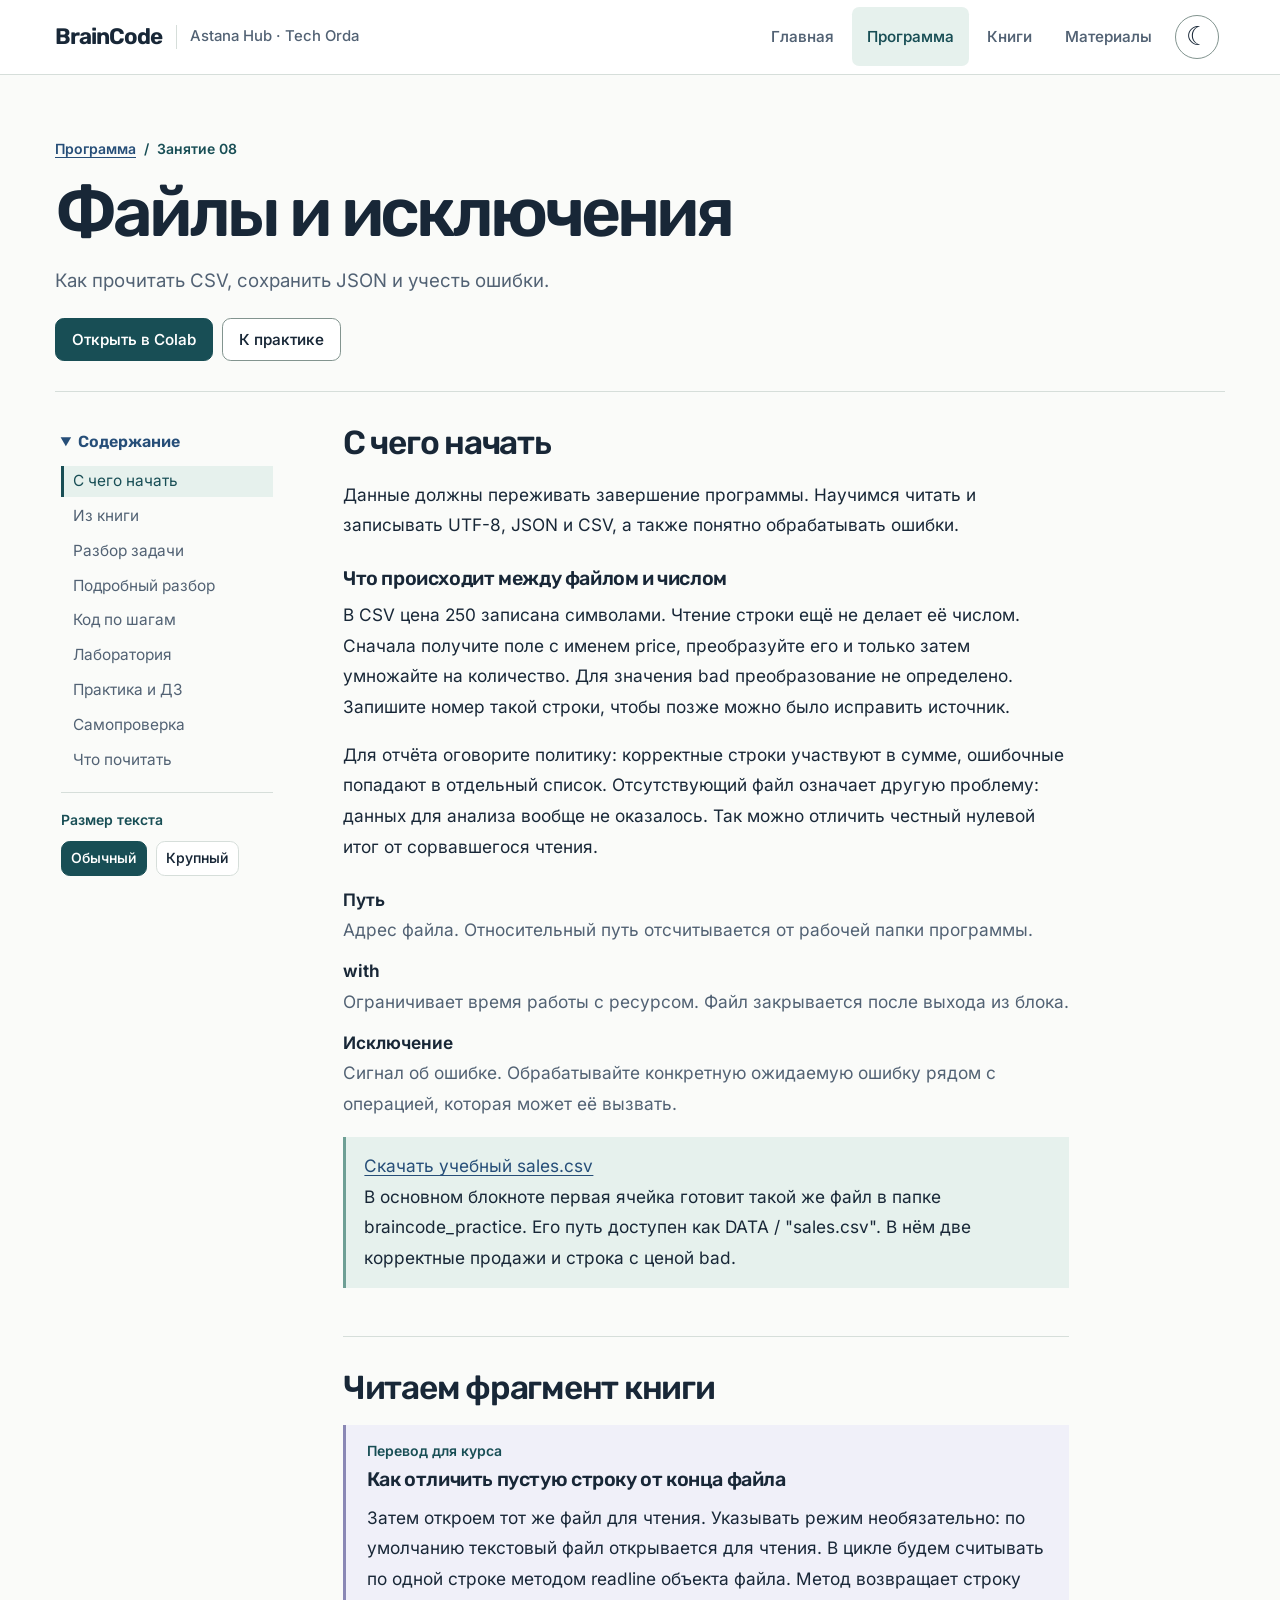
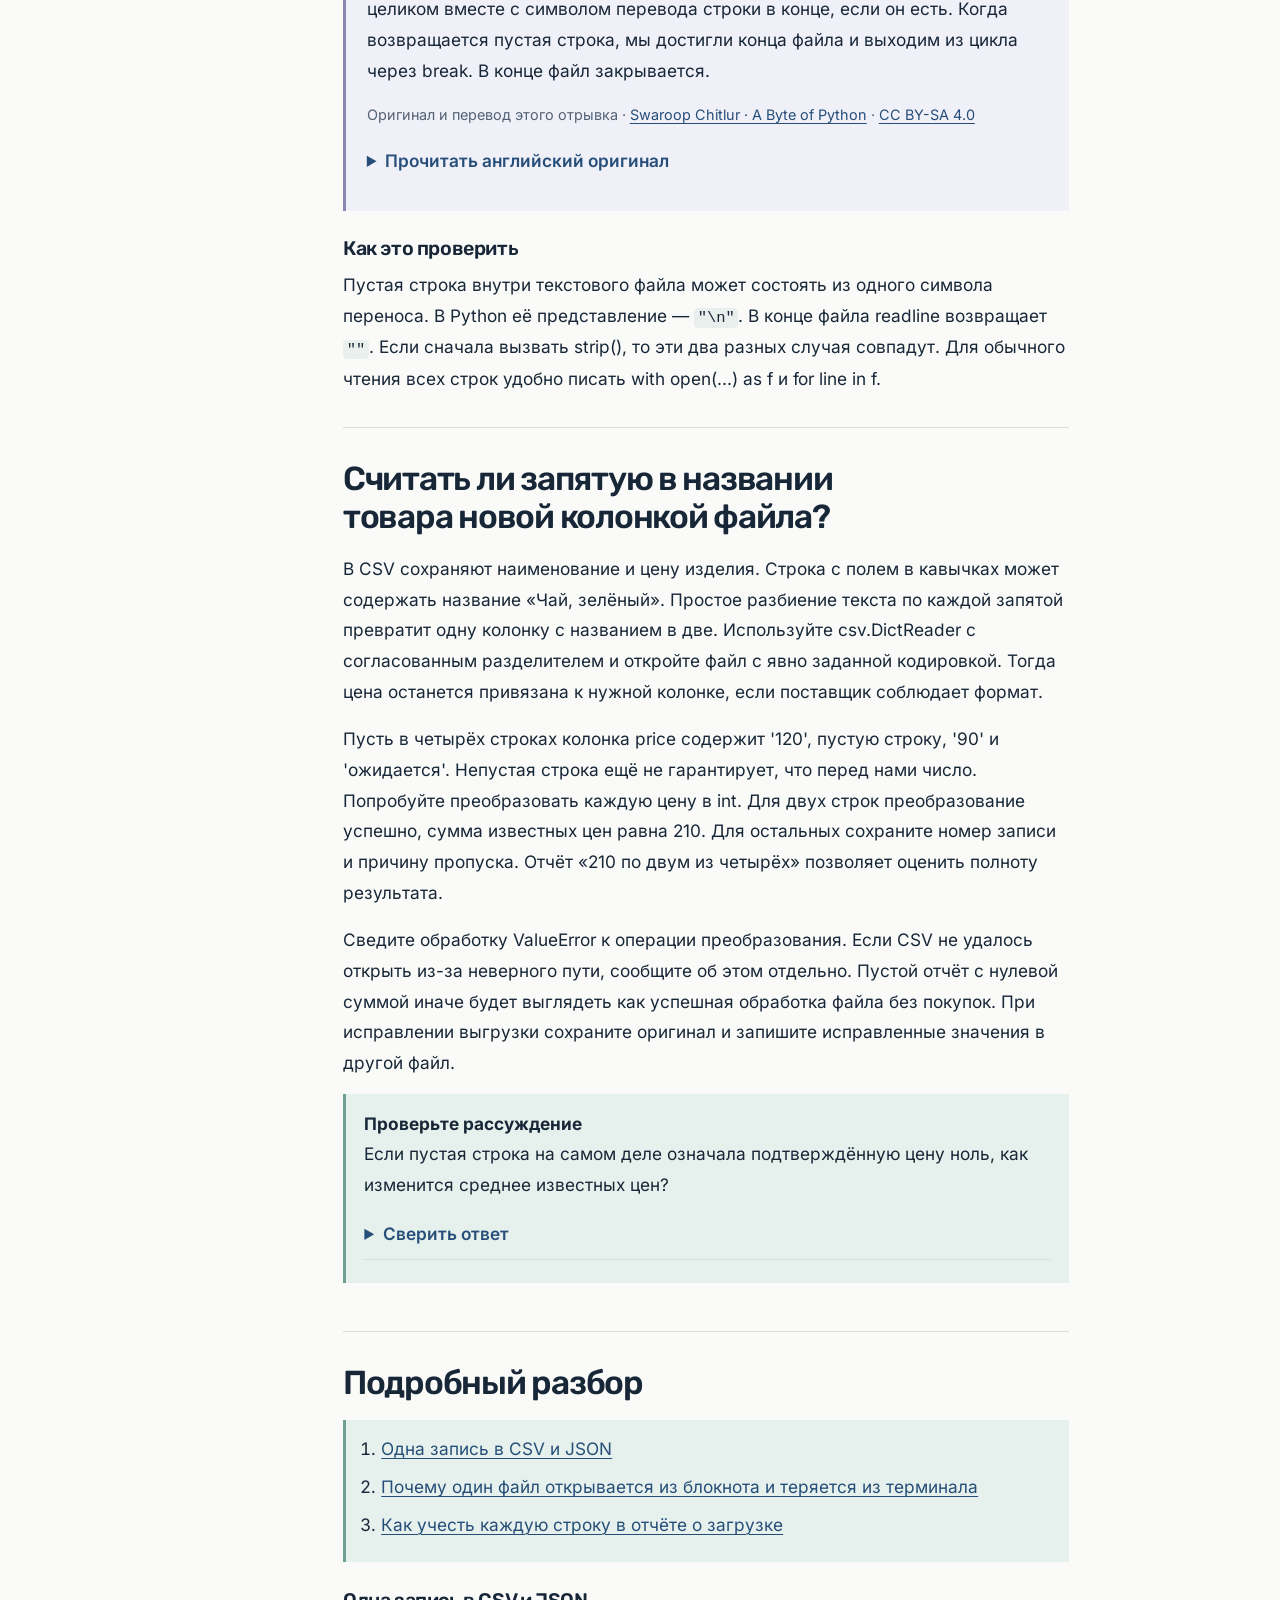
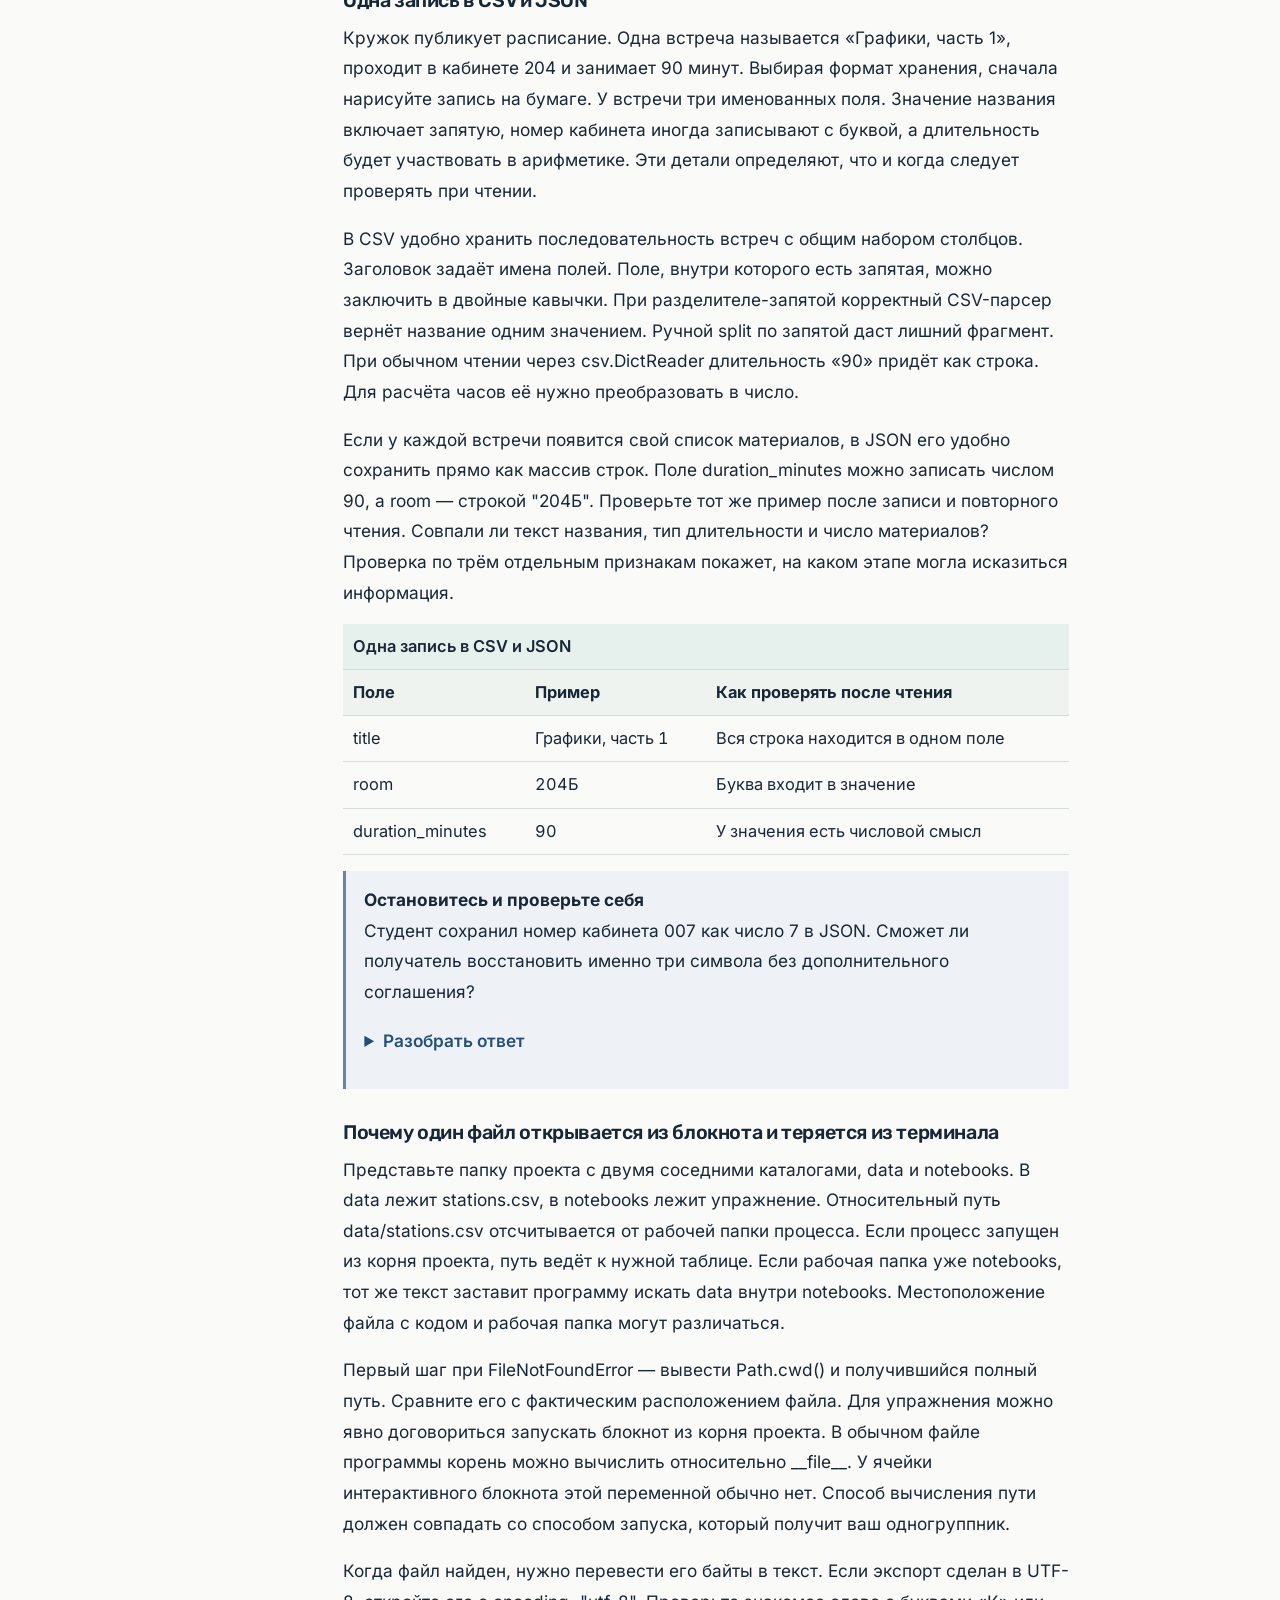
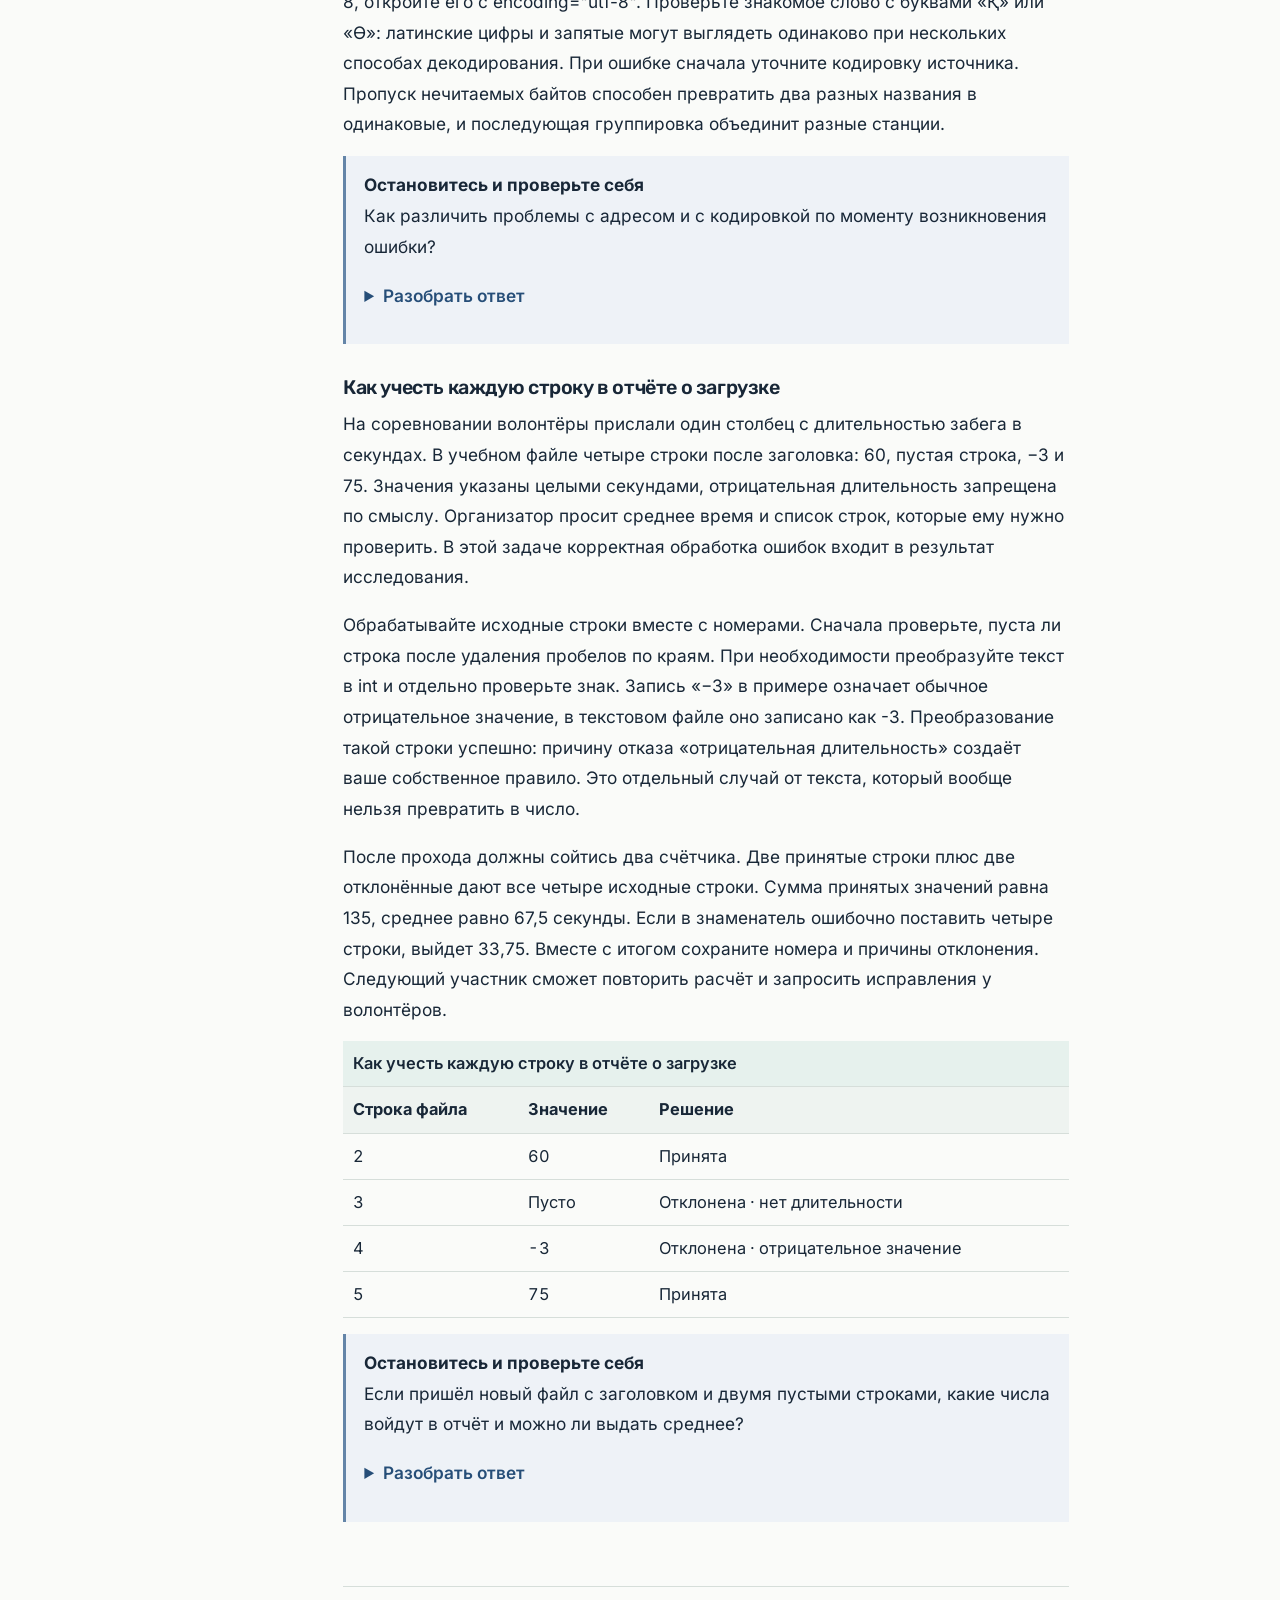
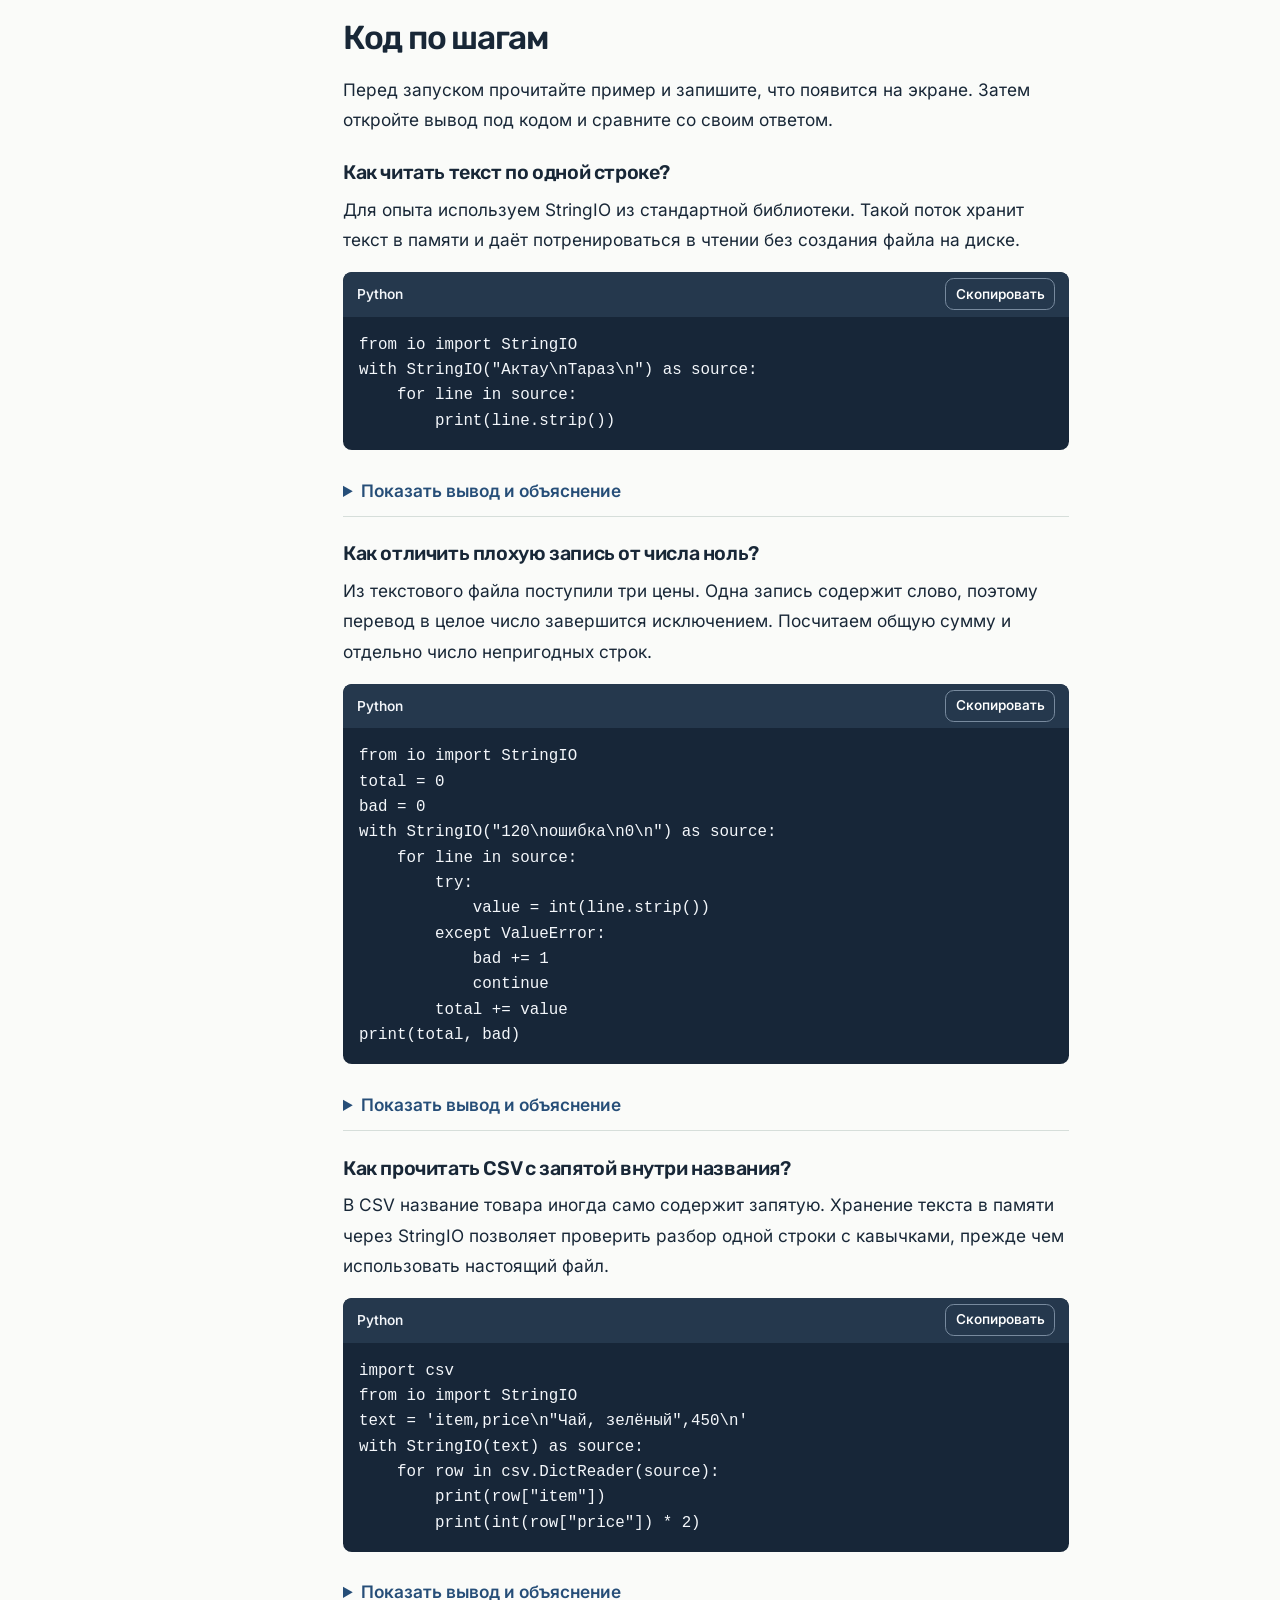
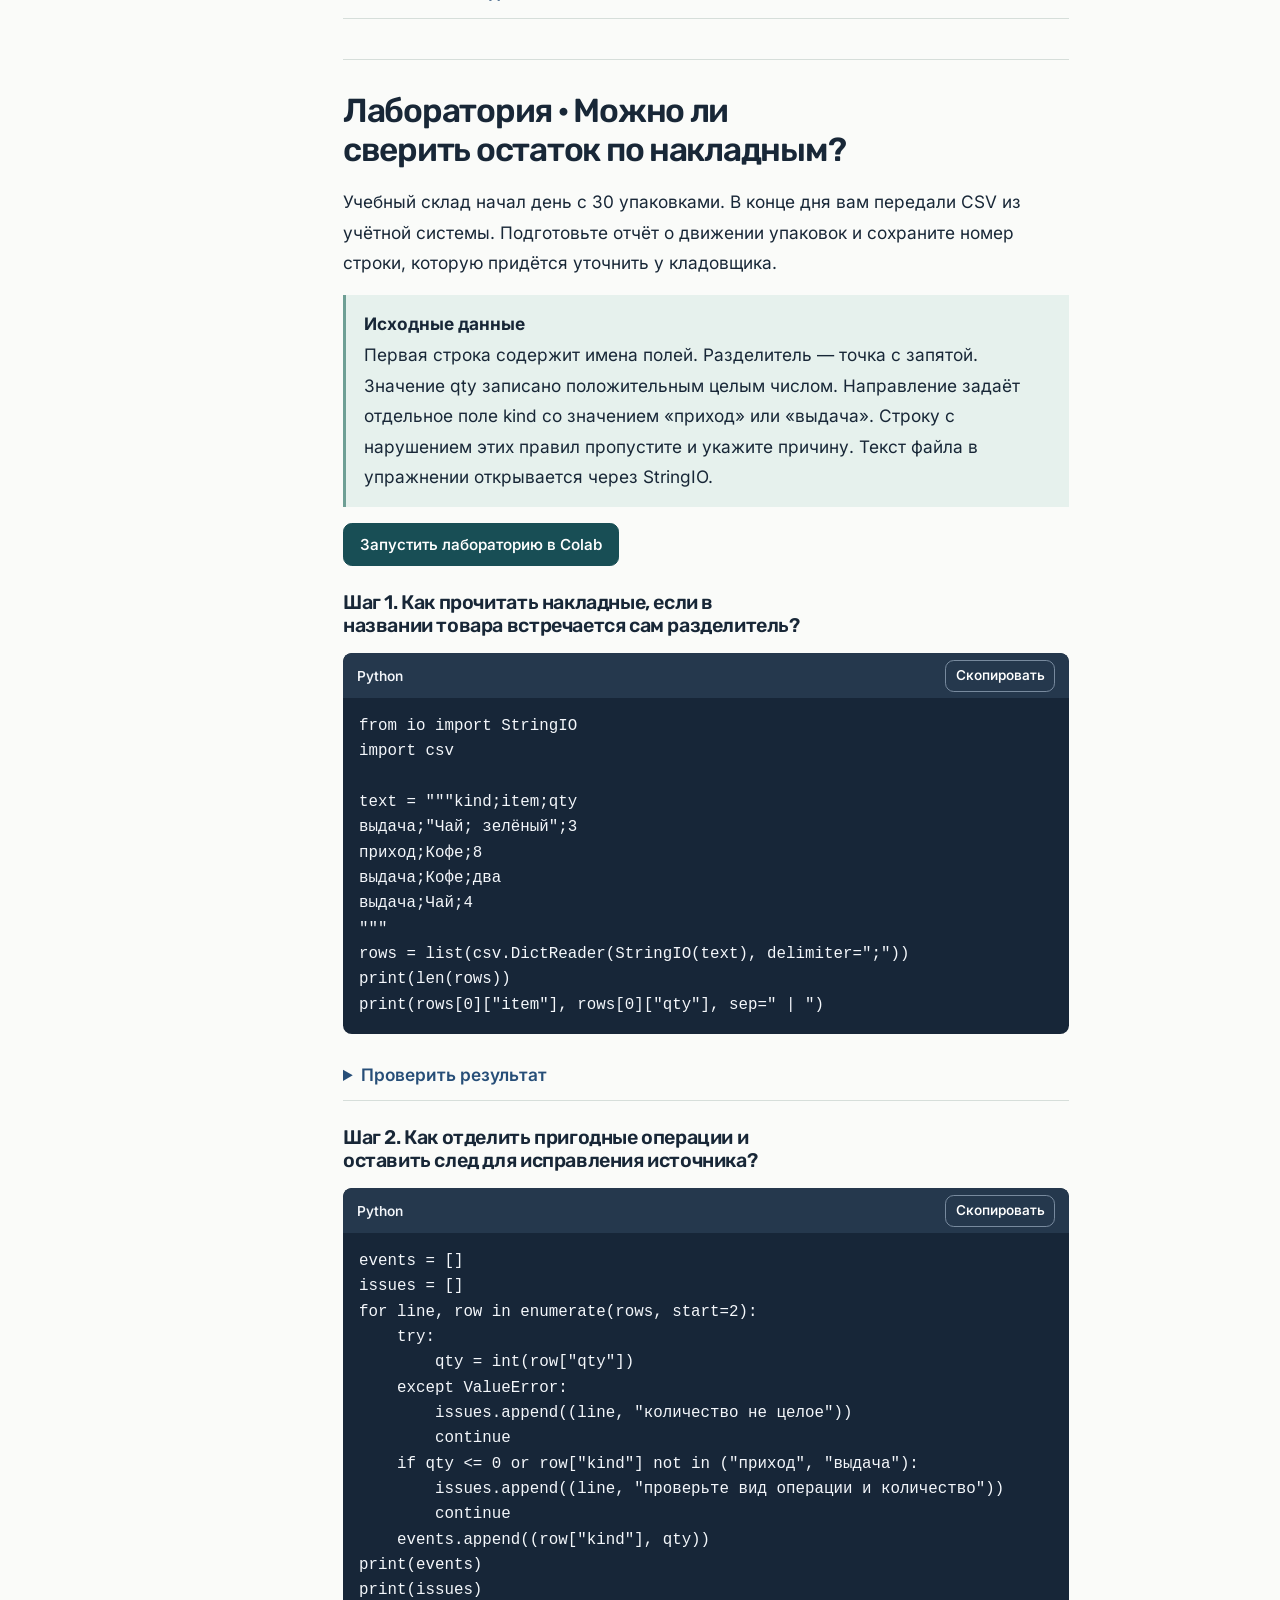
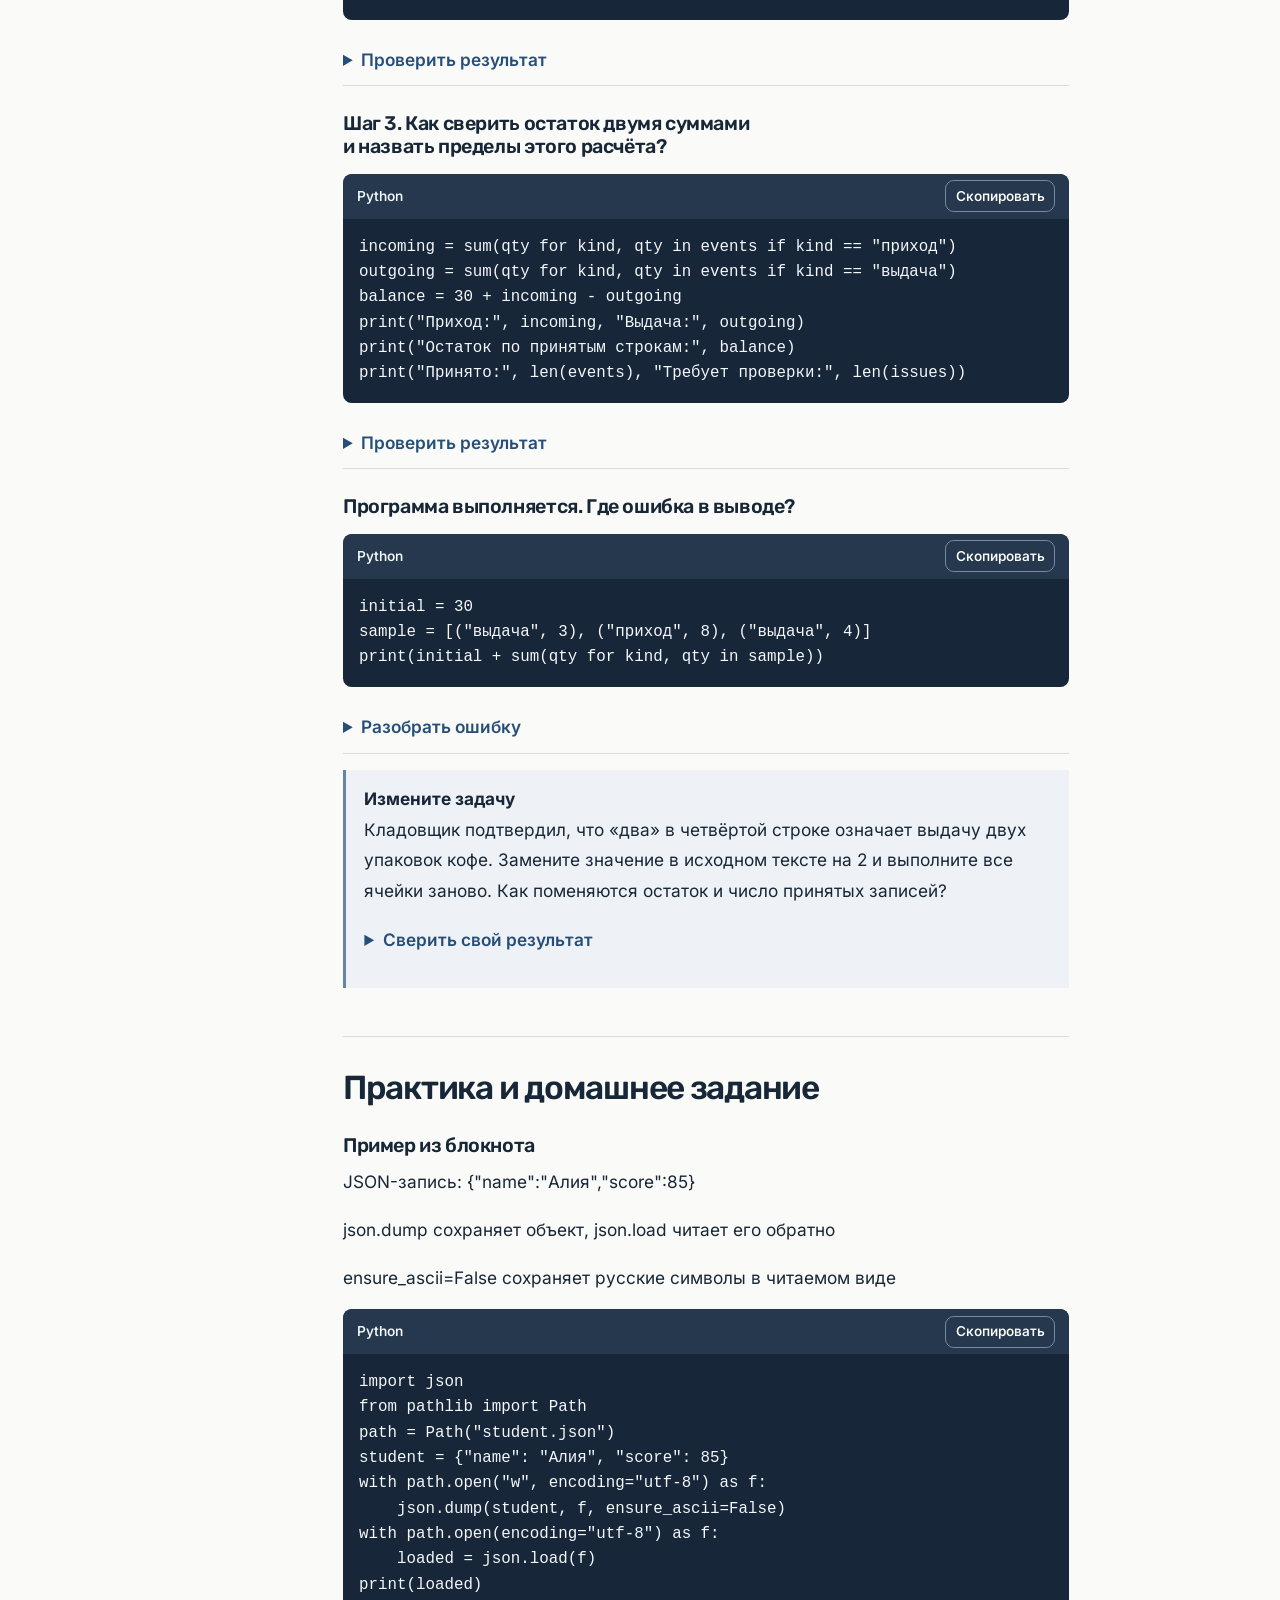
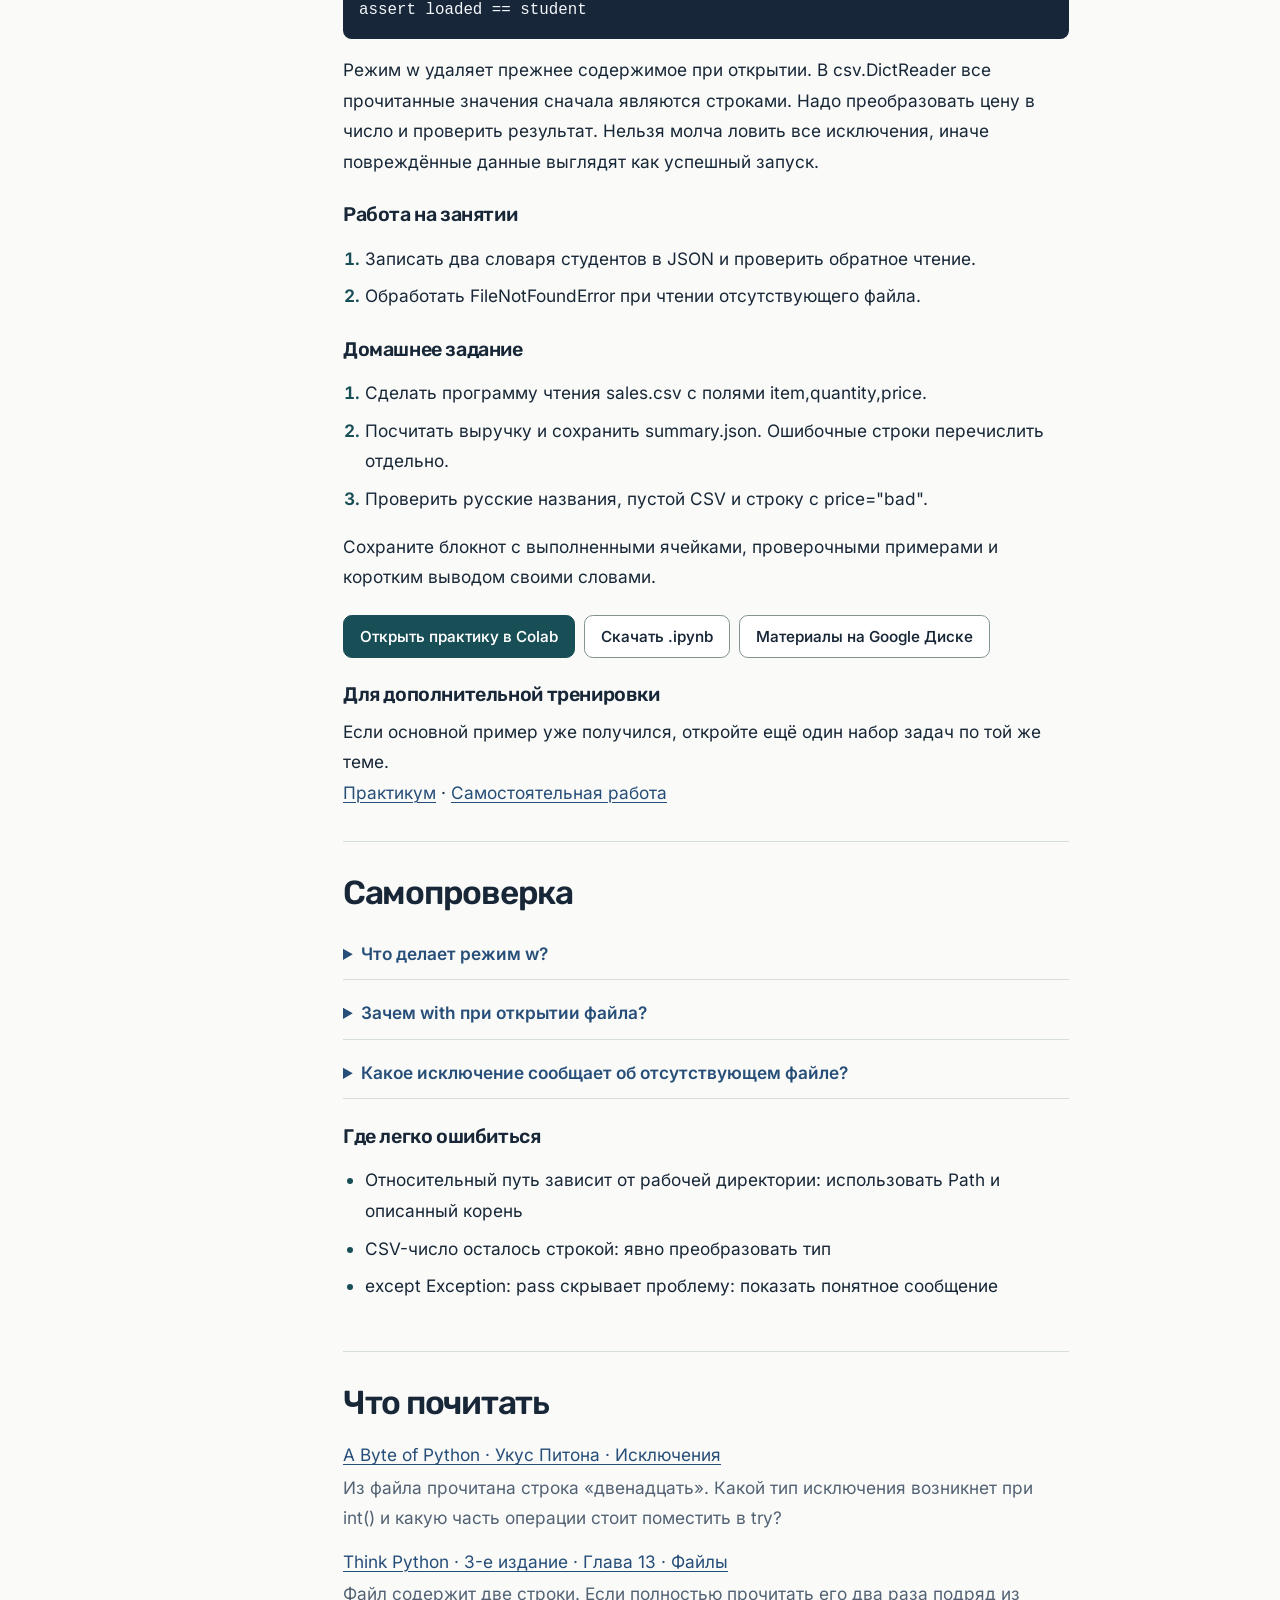
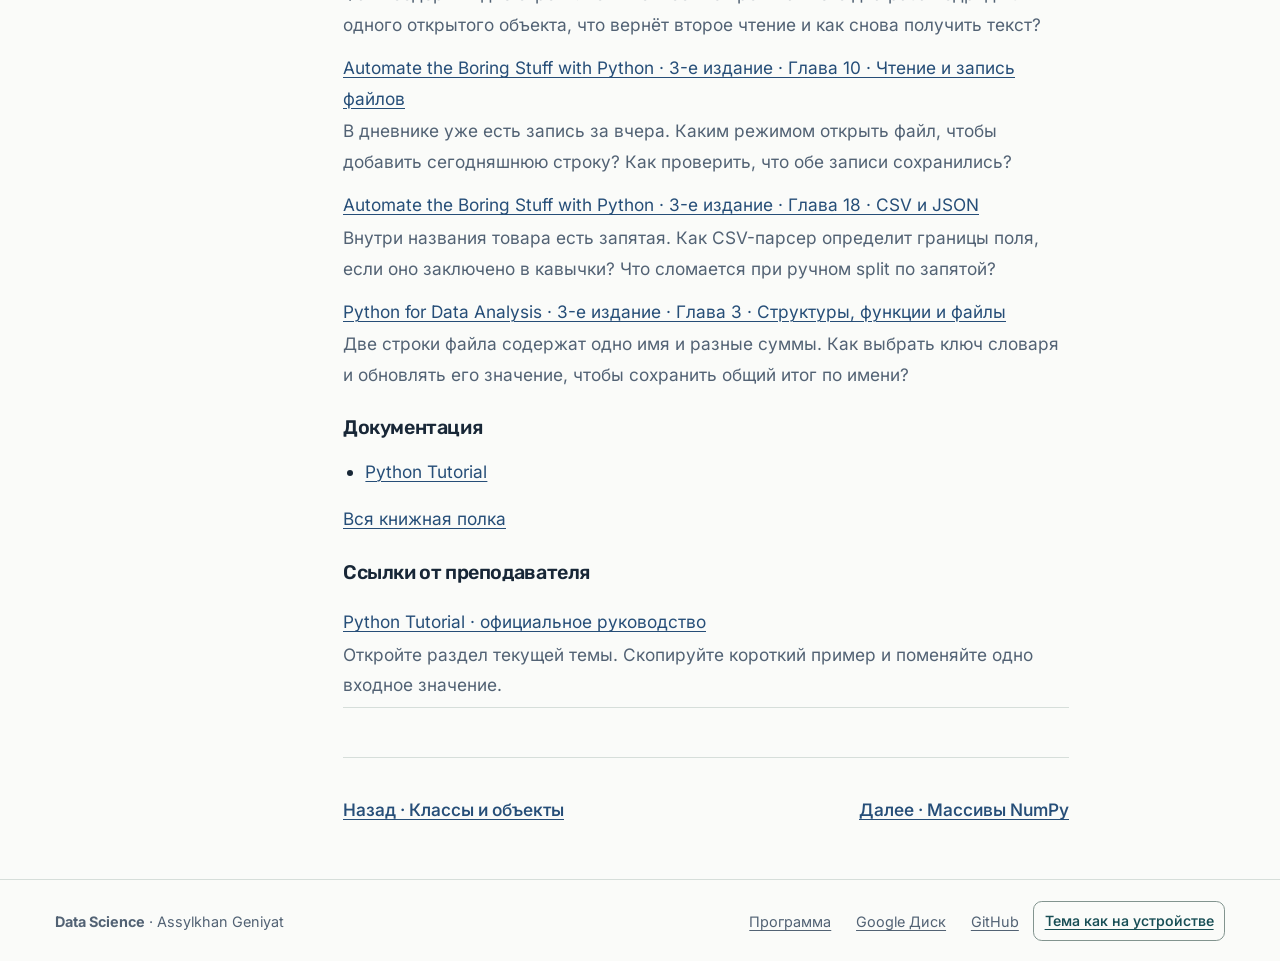
<file: lessons/08-files-errors.html>
<!doctype html>
<html lang="ru">
<head>
  <meta charset="utf-8">
  <meta name="viewport" content="width=device-width,initial-scale=1">
  <meta id="dark-chrome" name="theme-color" content="#1b272b" media="screen and (prefers-color-scheme: dark)">
  <meta name="theme-color" content="#ffffff">
  <meta name="description" content="Как прочитать CSV, сохранить JSON и учесть ошибки.">
  <title>Файлы и исключения · Tech Orda / BrainCode</title>
  <link rel="icon" href="data:,">
  <link rel="stylesheet" href="../assets/fonts/fonts.css">
  <link rel="stylesheet" href="../assets/style.css?v=ec7466c483f1">
  <link id="dark-palette" rel="stylesheet" href="../assets/dark.css?v=161d72ccf070" media="screen and (prefers-color-scheme: dark)">
  <noscript><style>.theme-toggle, .theme-system { display: none; }</style></noscript>
  <script src="../assets/theme.js?v=c96073bb852b"></script>
  <script src="../assets/site.js?v=9730c80c8783" defer></script>
</head>
<body data-page="lesson">
  <a class="skip" href="#content">К содержанию</a>
  <header class="mast"><div class="wrap mast-inner">
    <a class="brand" href="../index.html?v=a04a9e30a524"><strong>BrainCode</strong><span class="partners">Astana Hub · Tech Orda</span></a>
    <nav aria-label="Навигация курса"><a href="../index.html?v=a04a9e30a524">Главная</a><a href="../lessons/index.html?v=a04a9e30a524" aria-current="location">Программа</a><a href="../books.html?v=a04a9e30a524">Книги</a><a href="../materials.html?v=a04a9e30a524">Материалы</a></nav>
    <button class="theme-toggle" id="theme-toggle" type="button" aria-label="Тёмная тема" aria-pressed="false" title="Переключить тему">
      <span aria-hidden="true" class="theme-moon">☾</span><span aria-hidden="true" class="theme-sun">☀︎</span>
    </button>
  </div></header>
  <main id="content" class="wrap" tabindex="-1"><header class="lesson-head"><div class="eyebrow"><a href="index.html?v=a04a9e30a524">Программа</a> &nbsp;/&nbsp; Занятие 08</div><h1>Файлы и исключения</h1><p class="intro">Как прочитать CSV, сохранить JSON и учесть ошибки.</p><div class="actions"><a href="https://colab.research.google.com/github/kuromi1kow/braincode-data-science/blob/main/notebooks/08-files-errors.ipynb" class="btn primary">Открыть в Colab</a><a href="#practice" class="btn">К практике</a></div></header><div class="layout"><aside class="rail"><details class="section-menu" open>
      <summary>Содержание</summary><nav aria-label="Содержание страницы"><a href="#start">С чего начать</a><a href="#book-text">Из книги</a><a href="#case">Разбор задачи</a><a href="#deeper">Подробный разбор</a><a href="#code">Код по шагам</a><a href="#workshop">Лаборатория</a><a href="#practice">Практика и ДЗ</a><a href="#quiz">Самопроверка</a><a href="#reading">Что почитать</a></nav>
<div class="reader-tools" hidden>
        <span class="smallcap">Размер текста</span>
        <div class="type-buttons">
          <button id="normal-type" aria-pressed="true" type="button">Обычный</button>
          <button id="large-type" aria-pressed="false" type="button">Крупный</button>
        </div>
      </div></details></aside><article class="reading"><section id="start"><h2>С чего начать</h2><p>Данные должны переживать завершение программы. Научимся читать и записывать UTF-8, JSON и CSV, а также понятно обрабатывать ошибки.</p><h3>Что происходит между файлом и числом</h3><p>В CSV цена 250 записана символами. Чтение строки ещё не делает её числом. Сначала получите поле с именем price, преобразуйте его и только затем умножайте на количество. Для значения bad преобразование не определено. Запишите номер такой строки, чтобы позже можно было исправить источник.</p><p>Для отчёта оговорите политику: корректные строки участвуют в сумме, ошибочные попадают в отдельный список. Отсутствующий файл означает другую проблему: данных для анализа вообще не оказалось. Так можно отличить честный нулевой итог от сорвавшегося чтения.</p><dl><dt class="term">Путь</dt><dd>Адрес файла. Относительный путь отсчитывается от рабочей папки программы.</dd><dt class="term">with</dt><dd>Ограничивает время работы с ресурсом. Файл закрывается после выхода из блока.</dd><dt class="term">Исключение</dt><dd>Сигнал об ошибке. Обрабатывайте конкретную ожидаемую ошибку рядом с операцией, которая может её вызвать.</dd></dl><div class="notes"><a href="../data/sales.csv">Скачать учебный sales.csv</a><p>В основном блокноте первая ячейка готовит такой же файл в папке braincode_practice. Его путь доступен как DATA / &quot;sales.csv&quot;. В нём две корректные продажи и строка с ценой bad.</p></div></section><section id="book-text"><h2>Читаем фрагмент книги</h2><div class="book-excerpt"><div class="smallcap">Перевод для курса</div><h3>Как отличить пустую строку от конца файла</h3><blockquote><p>Затем откроем тот же файл для чтения. Указывать режим необязательно: по умолчанию текстовый файл открывается для чтения. В цикле будем считывать по одной строке методом readline объекта файла. Метод возвращает строку целиком вместе с символом перевода строки в конце, если он есть. Когда возвращается пустая строка, мы достигли конца файла и выходим из цикла через break. В конце файл закрывается.</p></blockquote><p class="credit">Оригинал и перевод этого отрывка · <a href="https://github.com/swaroopch/byte-of-python/blob/84f4dd8d6f09836fa58226eaafe922b8a7baabc6/io.md#L51">Swaroop Chitlur · A Byte of Python</a> · <a href="https://creativecommons.org/licenses/by-sa/4.0/">CC BY-SA 4.0</a></p><details><summary>Прочитать английский оригинал</summary><div lang="en"><p>Next, we open the same file again for reading. We don&#x27;t need to specify a mode because &#x27;read text file&#x27; is the default mode. We read in each line of the file using the readline method in a loop. This method returns a complete line including the newline character at the end of the line. When an empty string is returned, it means that we have reached the end of the file and we &#x27;break&#x27; out of the loop.</p><p>In the end, we finally close the file.</p></div></details></div><h3>Как это проверить</h3><p>Пустая строка внутри текстового файла может состоять из одного символа переноса. В Python её представление — <code>&quot;\n&quot;</code>. В конце файла readline возвращает <code>&quot;&quot;</code>. Если сначала вызвать strip(), то эти два разных случая совпадут. Для обычного чтения всех строк удобно писать with open(...) as f и for line in f.</p></section><section id="case"><h2>Считать ли запятую в названии товара новой колонкой файла?</h2><p>В CSV сохраняют наименование и цену изделия. Строка с полем в кавычках может содержать название «Чай, зелёный». Простое разбиение текста по каждой запятой превратит одну колонку с названием в две. Используйте csv.DictReader с согласованным разделителем и откройте файл с явно заданной кодировкой. Тогда цена останется привязана к нужной колонке, если поставщик соблюдает формат.</p><p>Пусть в четырёх строках колонка price содержит &#x27;120&#x27;, пустую строку, &#x27;90&#x27; и &#x27;ожидается&#x27;. Непустая строка ещё не гарантирует, что перед нами число. Попробуйте преобразовать каждую цену в int. Для двух строк преобразование успешно, сумма известных цен равна 210. Для остальных сохраните номер записи и причину пропуска. Отчёт «210 по двум из четырёх» позволяет оценить полноту результата.</p><p>Сведите обработку ValueError к операции преобразования. Если CSV не удалось открыть из-за неверного пути, сообщите об этом отдельно. Пустой отчёт с нулевой суммой иначе будет выглядеть как успешная обработка файла без покупок. При исправлении выгрузки сохраните оригинал и запишите исправленные значения в другой файл.</p><div class="notes"><strong>Проверьте рассуждение</strong><p>Если пустая строка на самом деле означала подтверждённую цену ноль, как изменится среднее известных цен?</p><details><summary>Сверить ответ</summary><p>Сумма останется 210, число известных цен вырастет до трёх, а среднее снизится со 105 до 70. Такое правило требует подтверждения смысла пропуска.</p></details></div></section><section id="deeper"><h2>Подробный разбор</h2><ol class="inside-toc"><li><a href="#chapter-1">Одна запись в CSV и JSON</a></li><li><a href="#chapter-2">Почему один файл открывается из блокнота и теряется из терминала</a></li><li><a href="#chapter-3">Как учесть каждую строку в отчёте о загрузке</a></li></ol><div class="unit" id="chapter-1"><h3>Одна запись в CSV и JSON</h3><p>Кружок публикует расписание. Одна встреча называется «Графики, часть 1», проходит в кабинете 204 и занимает 90 минут. Выбирая формат хранения, сначала нарисуйте запись на бумаге. У встречи три именованных поля. Значение названия включает запятую, номер кабинета иногда записывают с буквой, а длительность будет участвовать в арифметике. Эти детали определяют, что и когда следует проверять при чтении.</p><p>В CSV удобно хранить последовательность встреч с общим набором столбцов. Заголовок задаёт имена полей. Поле, внутри которого есть запятая, можно заключить в двойные кавычки. При разделителе-запятой корректный CSV-парсер вернёт название одним значением. Ручной split по запятой даст лишний фрагмент. При обычном чтении через csv.DictReader длительность «90» придёт как строка. Для расчёта часов её нужно преобразовать в число.</p><p>Если у каждой встречи появится свой список материалов, в JSON его удобно сохранить прямо как массив строк. Поле duration_minutes можно записать числом 90, а room — строкой &quot;204Б&quot;. Проверьте тот же пример после записи и повторного чтения. Совпали ли текст названия, тип длительности и число материалов? Проверка по трём отдельным признакам покажет, на каком этапе могла исказиться информация.</p><div class="scroll-table"><table><caption>Одна запись в CSV и JSON</caption><thead><tr><th scope="col">Поле</th><th scope="col">Пример</th><th scope="col">Как проверять после чтения</th></tr></thead><tbody><tr><td>title</td><td>Графики, часть 1</td><td>Вся строка находится в одном поле</td></tr><tr><td>room</td><td>204Б</td><td>Буква входит в значение</td></tr><tr><td>duration_minutes</td><td>90</td><td>У значения есть числовой смысл</td></tr></tbody></table></div><div class="checkpoint"><strong>Остановитесь и проверьте себя</strong><p>Студент сохранил номер кабинета 007 как число 7 в JSON. Сможет ли получатель восстановить именно три символа без дополнительного соглашения?</p><details><summary>Разобрать ответ</summary><p>Нет. Число хранит значение 7. Для кода кабинета с ведущими нулями запишите строку &quot;007&quot;.</p></details></div></div><div class="unit" id="chapter-2"><h3>Почему один файл открывается из блокнота и теряется из терминала</h3><p>Представьте папку проекта с двумя соседними каталогами, data и notebooks. В data лежит stations.csv, в notebooks лежит упражнение. Относительный путь data/stations.csv отсчитывается от рабочей папки процесса. Если процесс запущен из корня проекта, путь ведёт к нужной таблице. Если рабочая папка уже notebooks, тот же текст заставит программу искать data внутри notebooks. Местоположение файла с кодом и рабочая папка могут различаться.</p><p>Первый шаг при FileNotFoundError — вывести Path.cwd() и получившийся полный путь. Сравните его с фактическим расположением файла. Для упражнения можно явно договориться запускать блокнот из корня проекта. В обычном файле программы корень можно вычислить относительно __file__. У ячейки интерактивного блокнота этой переменной обычно нет. Способ вычисления пути должен совпадать со способом запуска, который получит ваш одногруппник.</p><p>Когда файл найден, нужно перевести его байты в текст. Если экспорт сделан в UTF-8, откройте его с encoding=&quot;utf-8&quot;. Проверьте знакомое слово с буквами «Қ» или «Ө»: латинские цифры и запятые могут выглядеть одинаково при нескольких способах декодирования. При ошибке сначала уточните кодировку источника. Пропуск нечитаемых байтов способен превратить два разных названия в одинаковые, и последующая группировка объединит разные станции.</p><div class="checkpoint"><strong>Остановитесь и проверьте себя</strong><p>Как различить проблемы с адресом и с кодировкой по моменту возникновения ошибки?</p><details><summary>Разобрать ответ</summary><p>При ошибке адреса программа не находит файл для открытия. При UnicodeDecodeError она получила байты и не смогла преобразовать их в текст выбранной кодировкой.</p></details></div></div><div class="unit" id="chapter-3"><h3>Как учесть каждую строку в отчёте о загрузке</h3><p>На соревновании волонтёры прислали один столбец с длительностью забега в секундах. В учебном файле четыре строки после заголовка: 60, пустая строка, −3 и 75. Значения указаны целыми секундами, отрицательная длительность запрещена по смыслу. Организатор просит среднее время и список строк, которые ему нужно проверить. В этой задаче корректная обработка ошибок входит в результат исследования.</p><p>Обрабатывайте исходные строки вместе с номерами. Сначала проверьте, пуста ли строка после удаления пробелов по краям. При необходимости преобразуйте текст в int и отдельно проверьте знак. Запись «−3» в примере означает обычное отрицательное значение, в текстовом файле оно записано как -3. Преобразование такой строки успешно: причину отказа «отрицательная длительность» создаёт ваше собственное правило. Это отдельный случай от текста, который вообще нельзя превратить в число.</p><p>После прохода должны сойтись два счётчика. Две принятые строки плюс две отклонённые дают все четыре исходные строки. Сумма принятых значений равна 135, среднее равно 67,5 секунды. Если в знаменатель ошибочно поставить четыре строки, выйдет 33,75. Вместе с итогом сохраните номера и причины отклонения. Следующий участник сможет повторить расчёт и запросить исправления у волонтёров.</p><div class="scroll-table"><table><caption>Как учесть каждую строку в отчёте о загрузке</caption><thead><tr><th scope="col">Строка файла</th><th scope="col">Значение</th><th scope="col">Решение</th></tr></thead><tbody><tr><td>2</td><td>60</td><td>Принята</td></tr><tr><td>3</td><td>Пусто</td><td>Отклонена · нет длительности</td></tr><tr><td>4</td><td>-3</td><td>Отклонена · отрицательное значение</td></tr><tr><td>5</td><td>75</td><td>Принята</td></tr></tbody></table></div><div class="checkpoint"><strong>Остановитесь и проверьте себя</strong><p>Если пришёл новый файл с заголовком и двумя пустыми строками, какие числа войдут в отчёт и можно ли выдать среднее?</p><details><summary>Разобрать ответ</summary><p>Прочитано 2 строки данных, принято 0, отклонено 2. У среднего нет знаменателя. Укажите, что нет подходящих измерений.</p></details></div></div></section><section id="code"><h2>Код по шагам</h2><p>Перед запуском прочитайте пример и запишите, что появится на экране. Затем откройте вывод под кодом и сравните со своим ответом.</p><h3>Как читать текст по одной строке?</h3><p>Для опыта используем StringIO из стандартной библиотеки. Такой поток хранит текст в памяти и даёт потренироваться в чтении без создания файла на диске.</p><div class="codebox"><div class="codebar"><span>Python</span><button type="button" aria-label="Скопировать пример кода">Скопировать</button></div><pre><code>from io import StringIO
with StringIO(&quot;Актау\nТараз\n&quot;) as source:
    for line in source:
        print(line.strip())</code></pre></div><details><summary>Показать вывод и объяснение</summary><pre class="out">Актау
Тараз</pre><p>Последовательность символов обратная косая черта и n в строковом литерале обозначает перевод строки. Цикл получает строки по одной, а strip убирает пробельные символы по краям, включая перевод строки. Блок with закроет поток после выхода; для реального файла возможен такой же обход внутри with open(...).</p></details><h3>Как отличить плохую запись от числа ноль?</h3><p>Из текстового файла поступили три цены. Одна запись содержит слово, поэтому перевод в целое число завершится исключением. Посчитаем общую сумму и отдельно число непригодных строк.</p><div class="codebox"><div class="codebar"><span>Python</span><button type="button" aria-label="Скопировать пример кода">Скопировать</button></div><pre><code>from io import StringIO
total = 0
bad = 0
with StringIO(&quot;120\nошибка\n0\n&quot;) as source:
    for line in source:
        try:
            value = int(line.strip())
        except ValueError:
            bad += 1
            continue
        total += value
print(total, bad)</code></pre></div><details><summary>Показать вывод и объяснение</summary><pre class="out">120 1</pre><p>Поток StringIO имитирует файл в памяти. Блок try охватывает преобразование строки, а except ValueError обрабатывает случай текста, который нельзя прочитать как целое число. Команда continue пропускает сложение только для плохой строки, поэтому запись 0 остаётся корректной ценой.</p></details><h3>Как прочитать CSV с запятой внутри названия?</h3><p>В CSV название товара иногда само содержит запятую. Хранение текста в памяти через StringIO позволяет проверить разбор одной строки с кавычками, прежде чем использовать настоящий файл.</p><div class="codebox"><div class="codebar"><span>Python</span><button type="button" aria-label="Скопировать пример кода">Скопировать</button></div><pre><code>import csv
from io import StringIO
text = &#x27;item,price\n&quot;Чай, зелёный&quot;,450\n&#x27;
with StringIO(text) as source:
    for row in csv.DictReader(source):
        print(row[&quot;item&quot;])
        print(int(row[&quot;price&quot;]) * 2)</code></pre></div><details><summary>Показать вывод и объяснение</summary><pre class="out">Чай, зелёный
900</pre><p>DictReader использует первую строку как названия полей и распознаёт запятую между кавычками как часть названия товара. Значение цены при чтении остаётся строкой, поэтому перед умножением на количество вызываем int. Для чтения того же формата с диска передайте DictReader файловый объект из open с параметрами encoding=&quot;utf-8&quot; и newline=&quot;&quot;.</p></details></section><section id="workshop"><h2>Лаборатория · Можно ли сверить остаток по накладным?</h2><p>Учебный склад начал день с 30 упаковками. В конце дня вам передали CSV из учётной системы. Подготовьте отчёт о движении упаковок и сохраните номер строки, которую придётся уточнить у кладовщика.</p><div class="notes"><strong>Исходные данные</strong><p>Первая строка содержит имена полей. Разделитель — точка с запятой. Значение qty записано положительным целым числом. Направление задаёт отдельное поле kind со значением «приход» или «выдача». Строку с нарушением этих правил пропустите и укажите причину. Текст файла в упражнении открывается через StringIO.</p></div><a href="https://colab.research.google.com/github/kuromi1kow/braincode-data-science/blob/main/notebooks/08-files-errors-workshop.ipynb" class="btn primary">Запустить лабораторию в Colab</a><h3>Шаг 1. Как прочитать накладные, если в названии товара встречается сам разделитель?</h3><div class="codebox"><div class="codebar"><span>Python</span><button type="button" aria-label="Скопировать пример кода">Скопировать</button></div><pre><code>from io import StringIO
import csv

text = &quot;&quot;&quot;kind;item;qty
выдача;&quot;Чай; зелёный&quot;;3
приход;Кофе;8
выдача;Кофе;два
выдача;Чай;4
&quot;&quot;&quot;
rows = list(csv.DictReader(StringIO(text), delimiter=&quot;;&quot;))
print(len(rows))
print(rows[0][&quot;item&quot;], rows[0][&quot;qty&quot;], sep=&quot; | &quot;)</code></pre></div><details><summary>Проверить результат</summary><pre class="out">4
Чай; зелёный | 3</pre><p>DictReader берёт имена полей из заголовка и сохраняет каждую накладную как словарь. Кавычки защищают точку с запятой внутри названия, поэтому всё название остаётся в одном поле. Количество на этом этапе всё ещё строка, даже когда его печатное представление похоже на число.</p></details><h3>Шаг 2. Как отделить пригодные операции и оставить след для исправления источника?</h3><div class="codebox"><div class="codebar"><span>Python</span><button type="button" aria-label="Скопировать пример кода">Скопировать</button></div><pre><code>events = []
issues = []
for line, row in enumerate(rows, start=2):
    try:
        qty = int(row[&quot;qty&quot;])
    except ValueError:
        issues.append((line, &quot;количество не целое&quot;))
        continue
    if qty &lt;= 0 or row[&quot;kind&quot;] not in (&quot;приход&quot;, &quot;выдача&quot;):
        issues.append((line, &quot;проверьте вид операции и количество&quot;))
        continue
    events.append((row[&quot;kind&quot;], qty))
print(events)
print(issues)</code></pre></div><details><summary>Проверить результат</summary><pre class="out">[(&#x27;выдача&#x27;, 3), (&#x27;приход&#x27;, 8), (&#x27;выдача&#x27;, 4)]
[(4, &#x27;количество не целое&#x27;)]</pre><p>В этой выгрузке каждая запись занимает одну физическую строку. Отсчёт начинается с двух из-за заголовка. До вычислений доходят три операции, а четвёртая строка файла с текстом «два» получает отметку для проверки.</p></details><h3>Шаг 3. Как сверить остаток двумя суммами и назвать пределы этого расчёта?</h3><div class="codebox"><div class="codebar"><span>Python</span><button type="button" aria-label="Скопировать пример кода">Скопировать</button></div><pre><code>incoming = sum(qty for kind, qty in events if kind == &quot;приход&quot;)
outgoing = sum(qty for kind, qty in events if kind == &quot;выдача&quot;)
balance = 30 + incoming - outgoing
print(&quot;Приход:&quot;, incoming, &quot;Выдача:&quot;, outgoing)
print(&quot;Остаток по принятым строкам:&quot;, balance)
print(&quot;Принято:&quot;, len(events), &quot;Требует проверки:&quot;, len(issues))</code></pre></div><details><summary>Проверить результат</summary><pre class="out">Приход: 8 Выдача: 7
Остаток по принятым строкам: 31
Принято: 3 Требует проверки: 1</pre><p>Оприходованы восемь упаковок, выданы три и четыре. С учётом начальных тридцати расчёт даёт 31 упаковку. Пока одна строка ждёт уточнения, это предварительный остаток. Отчёт показывает, откуда берётся неопределённость.</p></details><h3>Программа выполняется. Где ошибка в выводе?</h3><div class="codebox"><div class="codebar"><span>Python</span><button type="button" aria-label="Скопировать пример кода">Скопировать</button></div><pre><code>initial = 30
sample = [(&quot;выдача&quot;, 3), (&quot;приход&quot;, 8), (&quot;выдача&quot;, 4)]
print(initial + sum(qty for kind, qty in sample))</code></pre></div><details><summary>Разобрать ошибку</summary><pre class="out">45</pre><p>Каждое количество в файле записано положительным числом, даже когда упаковки покидают склад. Если просто сложить все три значения, выдача тоже увеличит остаток. Сначала отделите приход от выдачи, затем вычтите суммарную выдачу.</p></details><div class="checkpoint"><strong>Измените задачу</strong><p>Кладовщик подтвердил, что «два» в четвёртой строке означает выдачу двух упаковок кофе. Замените значение в исходном тексте на 2 и выполните все ячейки заново. Как поменяются остаток и число принятых записей?</p><details><summary>Сверить свой результат</summary><p>Приход останется 8, выдача станет 9. Итог равен 30 + 8 − 9 = 29 упаковкам. Теперь приняты все четыре записи, строк для уточнения нет.</p></details></div></section><section id="practice"><h2>Практика и домашнее задание</h2><h3>Пример из блокнота</h3><p>JSON-запись: {&quot;name&quot;:&quot;Алия&quot;,&quot;score&quot;:85}</p><p>json.dump сохраняет объект, json.load читает его обратно</p><p>ensure_ascii=False сохраняет русские символы в читаемом виде</p><div class="codebox"><div class="codebar"><span>Python</span><button type="button" aria-label="Скопировать пример кода">Скопировать</button></div><pre><code>import json
from pathlib import Path
path = Path(&quot;student.json&quot;)
student = {&quot;name&quot;: &quot;Алия&quot;, &quot;score&quot;: 85}
with path.open(&quot;w&quot;, encoding=&quot;utf-8&quot;) as f:
    json.dump(student, f, ensure_ascii=False)
with path.open(encoding=&quot;utf-8&quot;) as f:
    loaded = json.load(f)
print(loaded)
assert loaded == student</code></pre></div><p>Режим w удаляет прежнее содержимое при открытии. В csv.DictReader все прочитанные значения сначала являются строками. Надо преобразовать цену в число и проверить результат. Нельзя молча ловить все исключения, иначе повреждённые данные выглядят как успешный запуск.</p><h3>Работа на занятии</h3><ol class="exercise"><li>Записать два словаря студентов в JSON и проверить обратное чтение.</li><li>Обработать FileNotFoundError при чтении отсутствующего файла.</li></ol><h3>Домашнее задание</h3><ol class="exercise"><li>Сделать программу чтения sales.csv с полями item,quantity,price.</li><li>Посчитать выручку и сохранить summary.json. Ошибочные строки перечислить отдельно.</li><li>Проверить русские названия, пустой CSV и строку с price=&quot;bad&quot;.</li></ol><p>Сохраните блокнот с выполненными ячейками, проверочными примерами и коротким выводом своими словами.</p><div class="actions"><a href="https://colab.research.google.com/github/kuromi1kow/braincode-data-science/blob/main/notebooks/08-files-errors.ipynb" class="btn primary">Открыть практику в Colab</a><a href="../notebooks/08-files-errors.ipynb" class="btn">Скачать .ipynb</a><a href="https://drive.google.com/drive/folders/1K83MMSPBBTlHrZSS0A0OPjuO8QI8KvS7" class="btn">Материалы на Google Диске</a></div><h3>Для дополнительной тренировки</h3><p>Если основной пример уже получился, откройте ещё один набор задач по той же теме.</p><a href="https://colab.research.google.com/github/kuromi1kow/braincode-data-science/blob/main/notebooks/08-files-errors-lab.ipynb">Практикум</a> · <a href="https://colab.research.google.com/github/kuromi1kow/braincode-data-science/blob/main/notebooks/08-files-errors-homework.ipynb">Самостоятельная работа</a></section><section id="quiz"><h2>Самопроверка</h2><details><summary>Что делает режим w?</summary><p>Создаёт файл или очищает существующий.</p></details><details><summary>Зачем with при открытии файла?</summary><p>Закрывает файл при выходе из блока, в том числе при ошибке.</p></details><details><summary>Какое исключение сообщает об отсутствующем файле?</summary><p>FileNotFoundError.</p></details><h3>Где легко ошибиться</h3><ul class="exercise"><li>Относительный путь зависит от рабочей директории: использовать Path и описанный корень</li><li>CSV-число осталось строкой: явно преобразовать тип</li><li>except Exception: pass скрывает проблему: показать понятное сообщение</li></ul></section><section id="reading"><h2>Что почитать</h2><ul class="reading-list"><li><a href="https://wombat.org.ua/AByteOfPython/exceptions.html">A Byte of Python · Укус Питона · Исключения</a><span>Из файла прочитана строка «двенадцать». Какой тип исключения возникнет при int() и какую часть операции стоит поместить в try?</span></li><li><a href="https://allendowney.github.io/ThinkPython/chap13.html">Think Python · 3-е издание · Глава 13 · Файлы</a><span>Файл содержит две строки. Если полностью прочитать его два раза подряд из одного открытого объекта, что вернёт второе чтение и как снова получить текст?</span></li><li><a href="https://automatetheboringstuff.com/3e/chapter10.html">Automate the Boring Stuff with Python · 3-е издание · Глава 10 · Чтение и запись файлов</a><span>В дневнике уже есть запись за вчера. Каким режимом открыть файл, чтобы добавить сегодняшнюю строку? Как проверить, что обе записи сохранились?</span></li><li><a href="https://automatetheboringstuff.com/3e/chapter18.html">Automate the Boring Stuff with Python · 3-е издание · Глава 18 · CSV и JSON</a><span>Внутри названия товара есть запятая. Как CSV-парсер определит границы поля, если оно заключено в кавычки? Что сломается при ручном split по запятой?</span></li><li><a href="https://wesmckinney.com/book/python-builtin">Python for Data Analysis · 3-е издание · Глава 3 · Структуры, функции и файлы</a><span>Две строки файла содержат одно имя и разные суммы. Как выбрать ключ словаря и обновлять его значение, чтобы сохранить общий итог по имени?</span></li></ul><h3>Документация</h3><ul><li><a href="https://docs.python.org/3/tutorial/">Python Tutorial</a></li></ul><a href="../books.html?v=a04a9e30a524">Вся книжная полка</a><h3>Ссылки от преподавателя</h3><ul class="reading-list resource-list"><li><a href="https://docs.python.org/3/tutorial/">Python Tutorial · официальное руководство</a><span>Откройте раздел текущей темы. Скопируйте короткий пример и поменяйте одно входное значение.</span></li></ul></section><nav class="pager" aria-label="Между занятиями"><a href="07-oop.html?v=a04a9e30a524">Назад · Классы и объекты</a><a href="09-numpy.html?v=a04a9e30a524">Далее · Массивы NumPy</a></nav></article></div></main>
  <footer class="foot"><div class="wrap foot-inner">
    <p><strong>Data Science</strong> · Assylkhan Geniyat</p>
    <nav aria-label="Ресурсы курса"><a href="../lessons/index.html?v=a04a9e30a524">Программа</a><a href="https://drive.google.com/drive/folders/1K83MMSPBBTlHrZSS0A0OPjuO8QI8KvS7">Google Диск</a><a href="https://github.com/kuromi1kow/braincode-data-science">GitHub</a><button class="theme-system" id="theme-system" type="button" aria-pressed="true">Тема как на устройстве</button></nav>
  </div></footer>
</body></html>
</file>
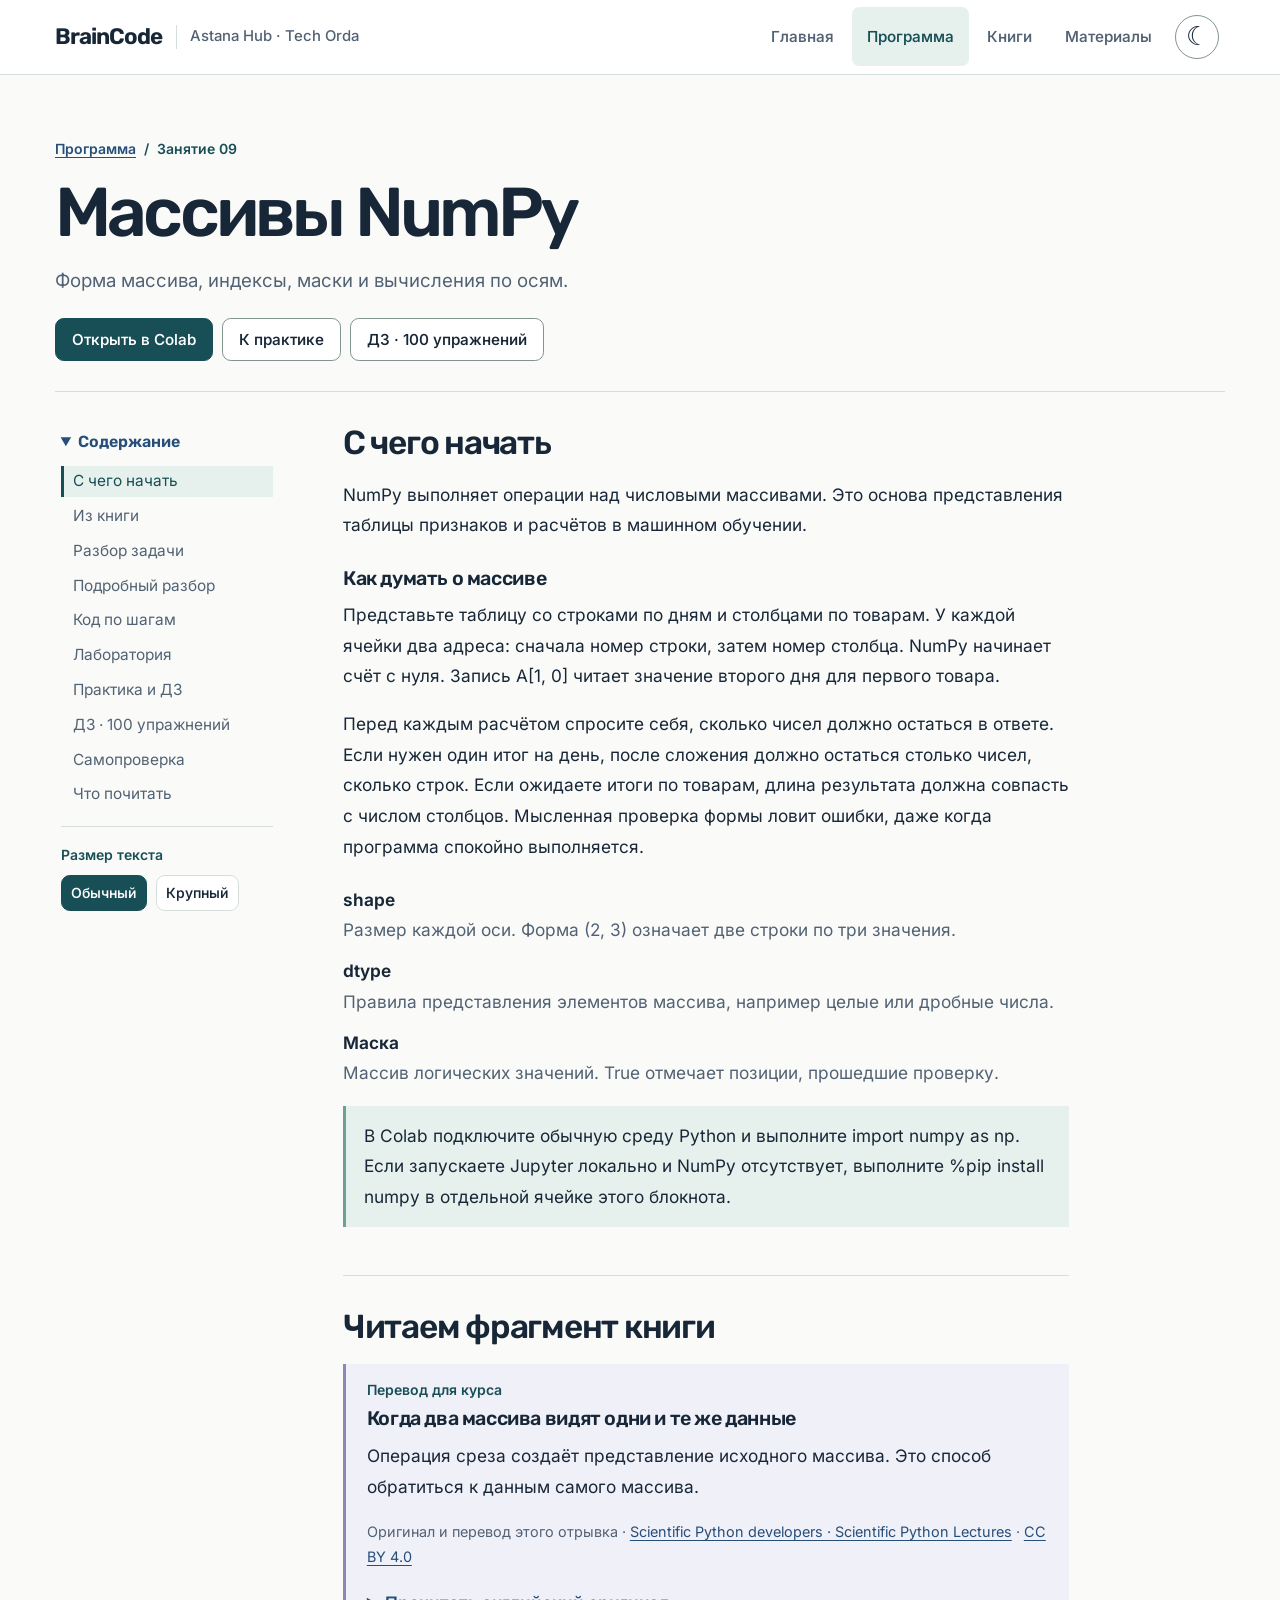
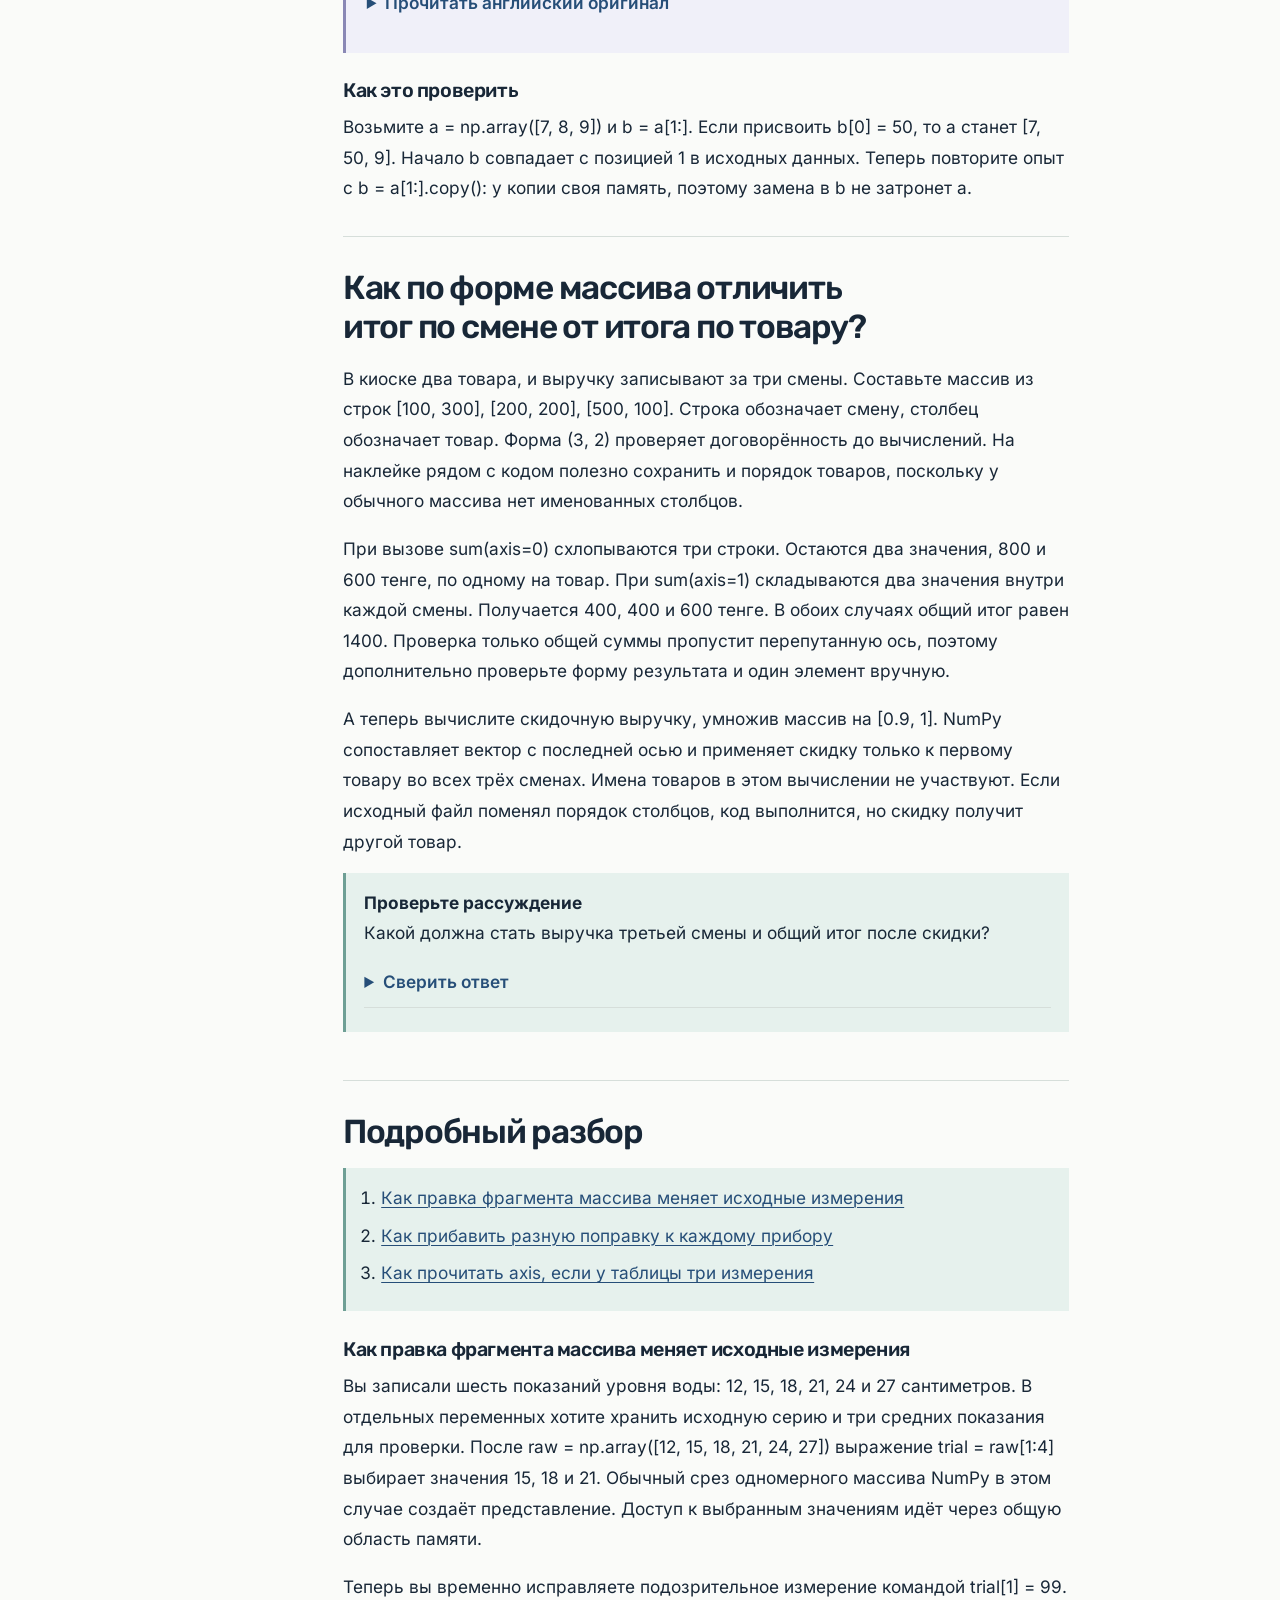
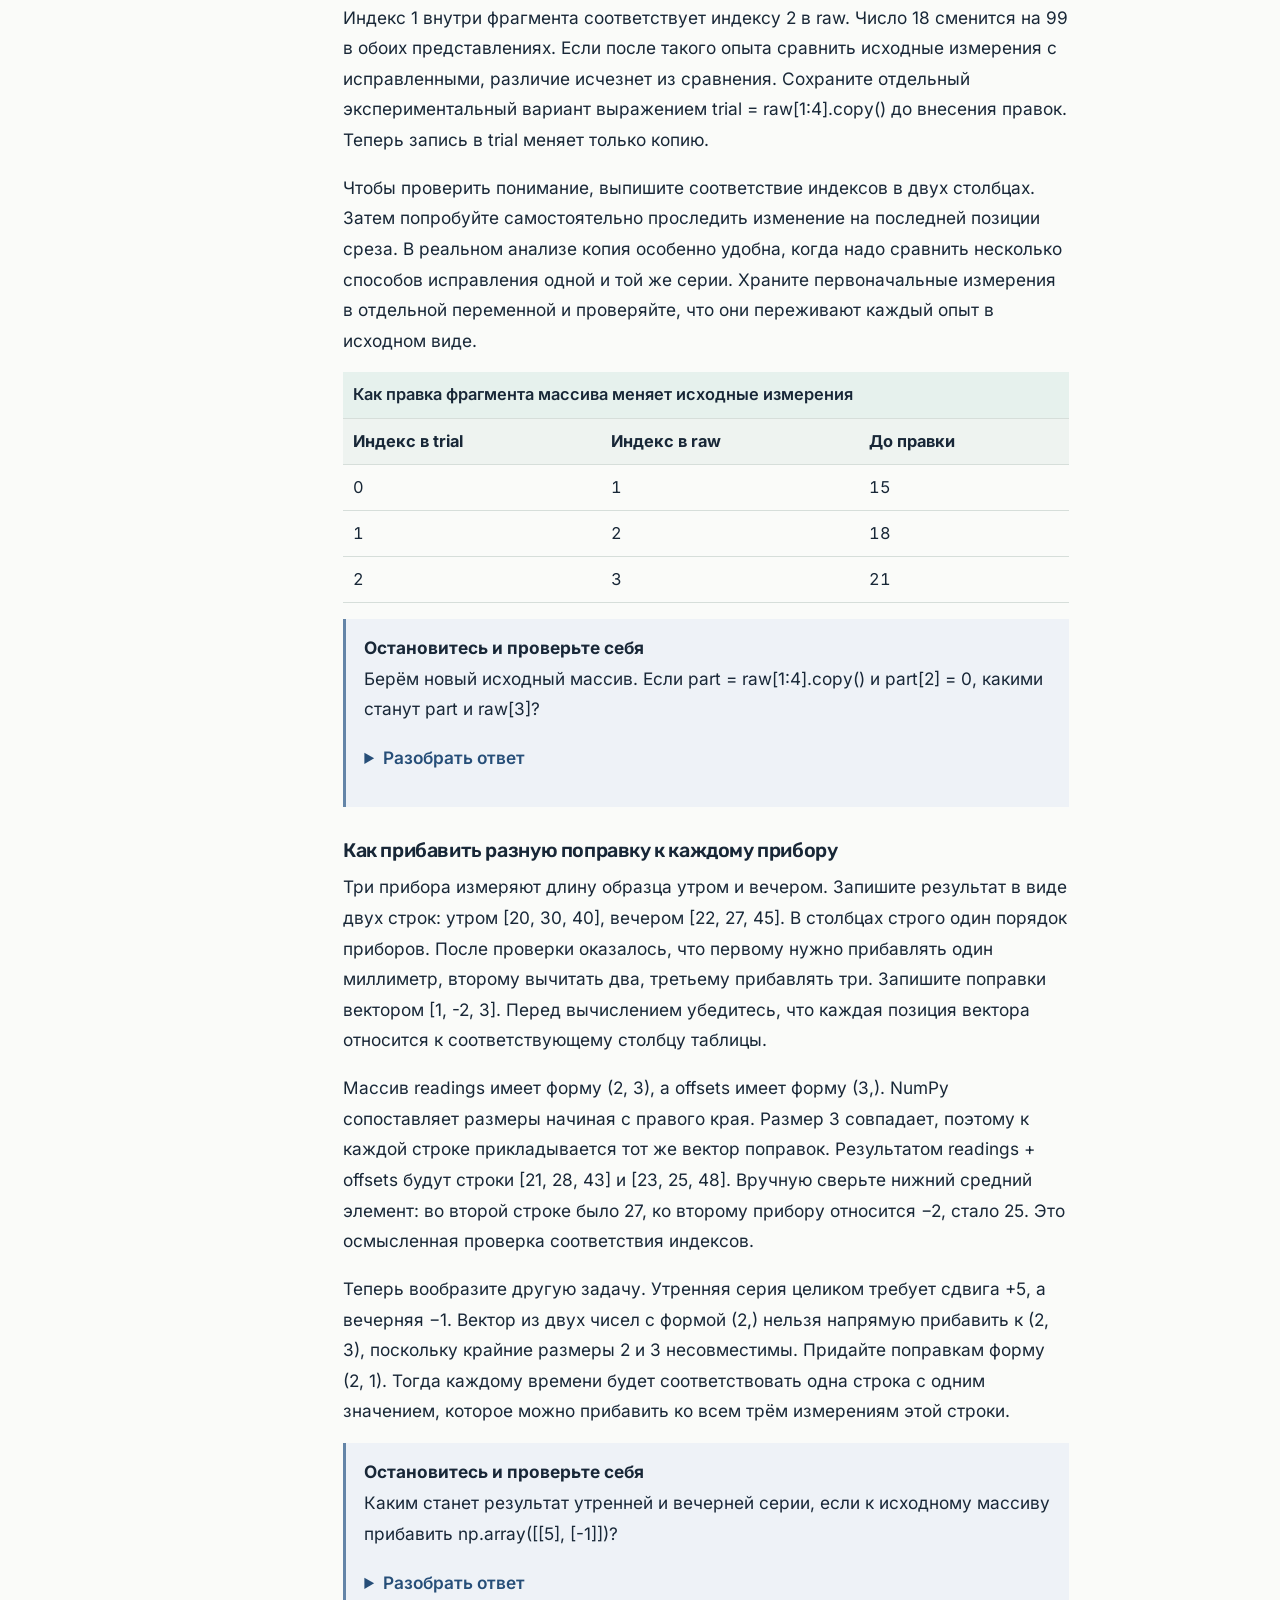
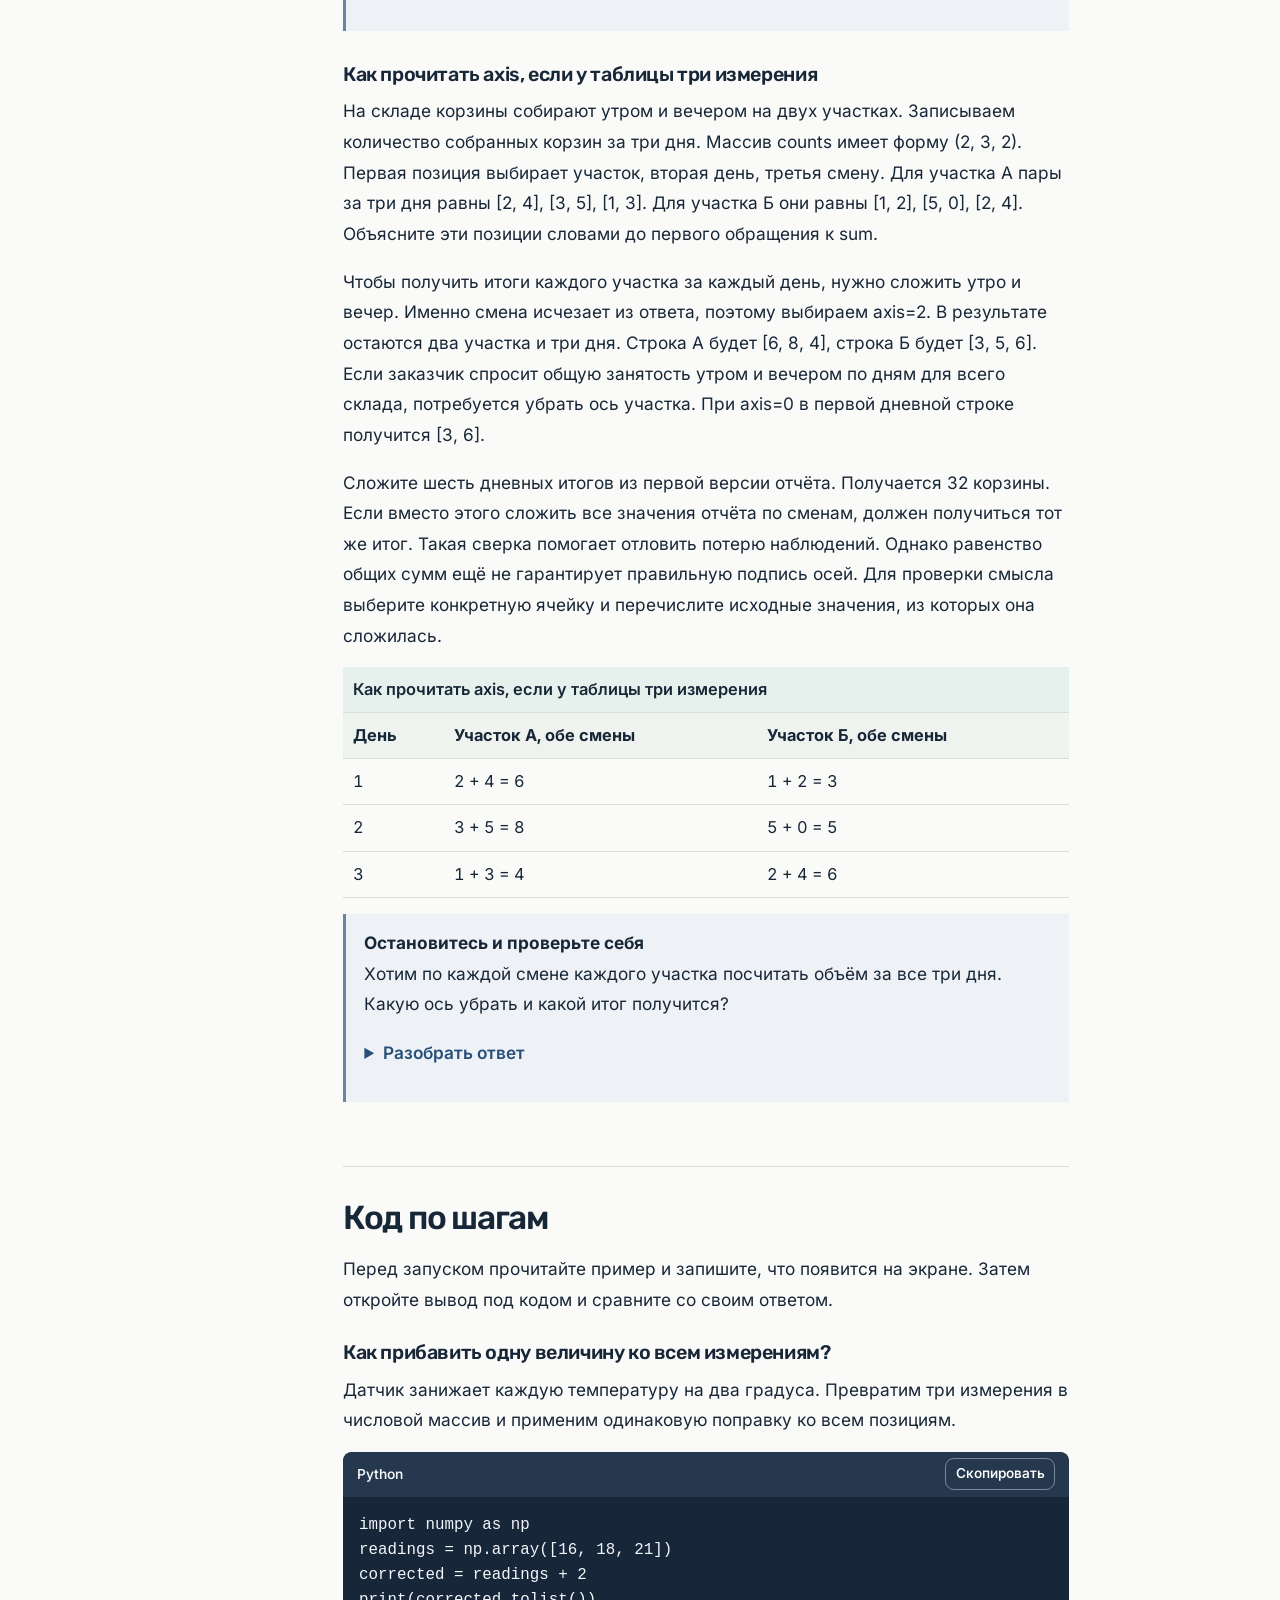
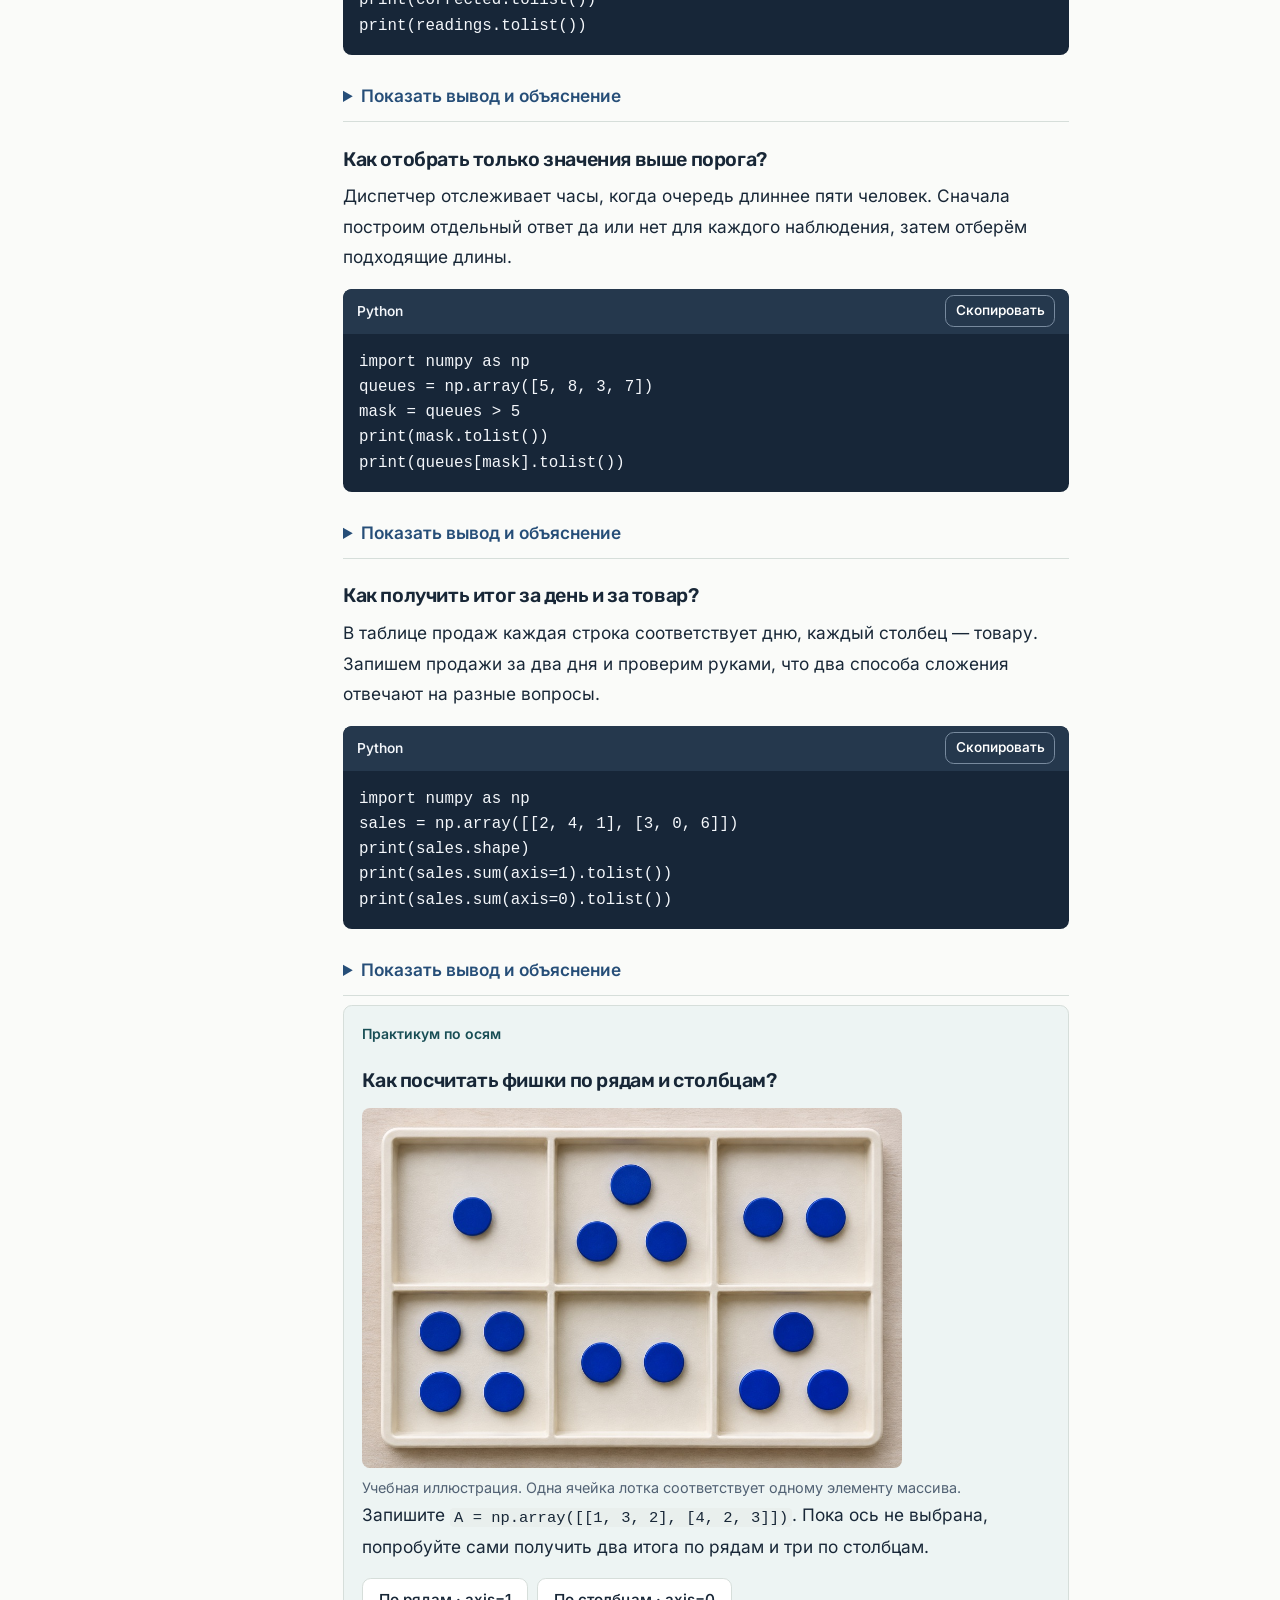
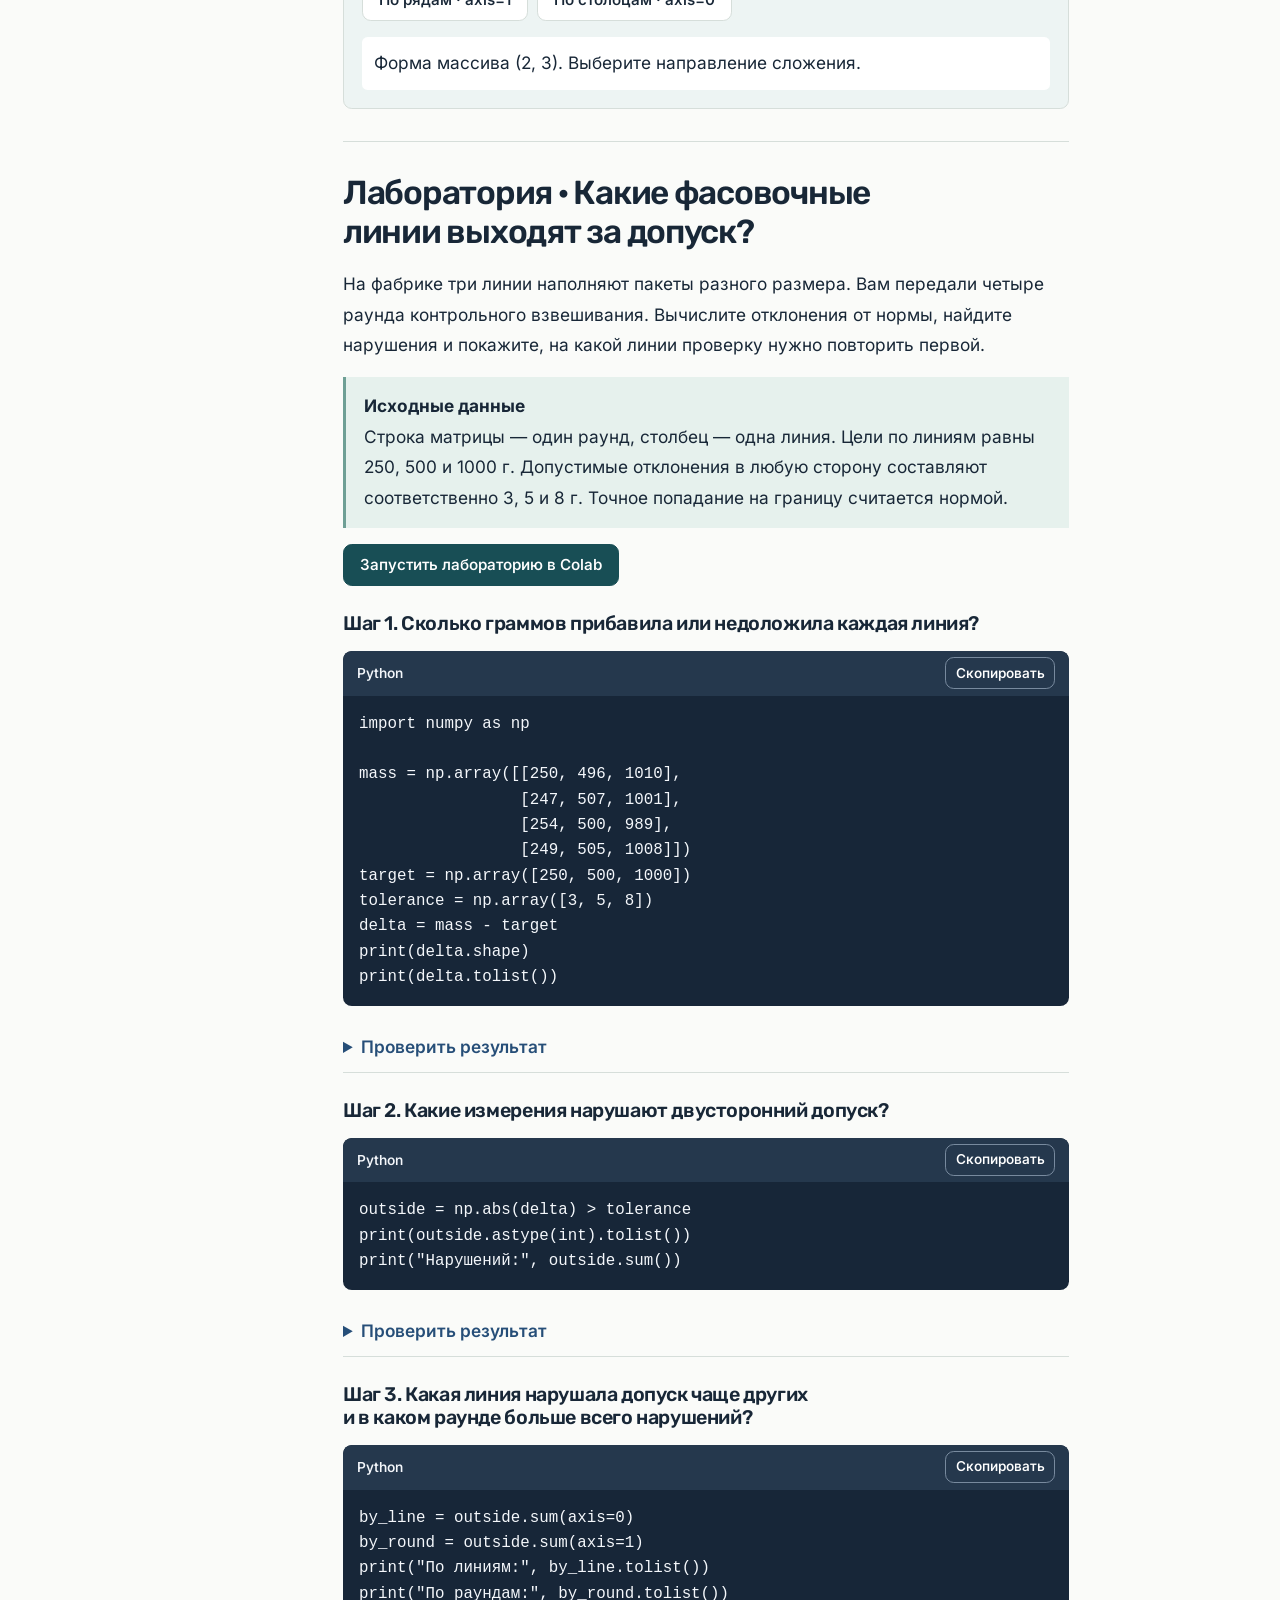
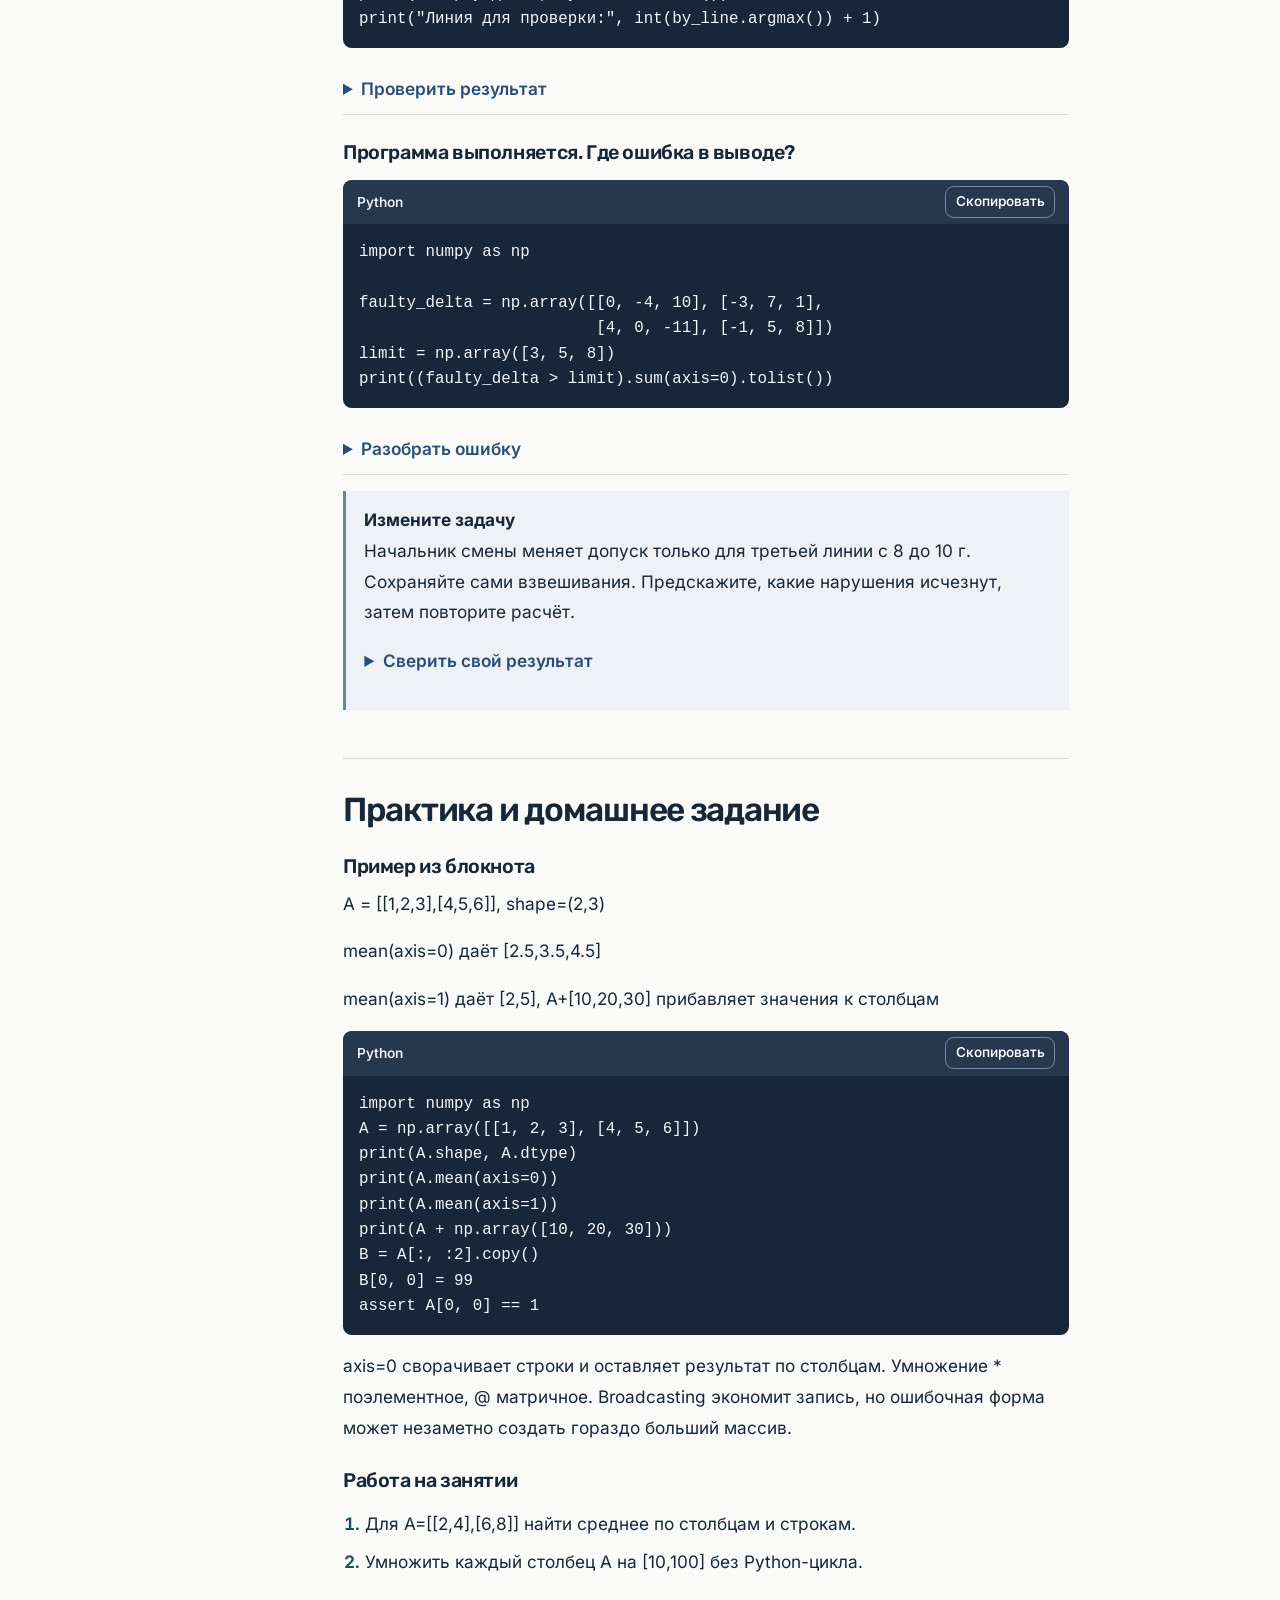
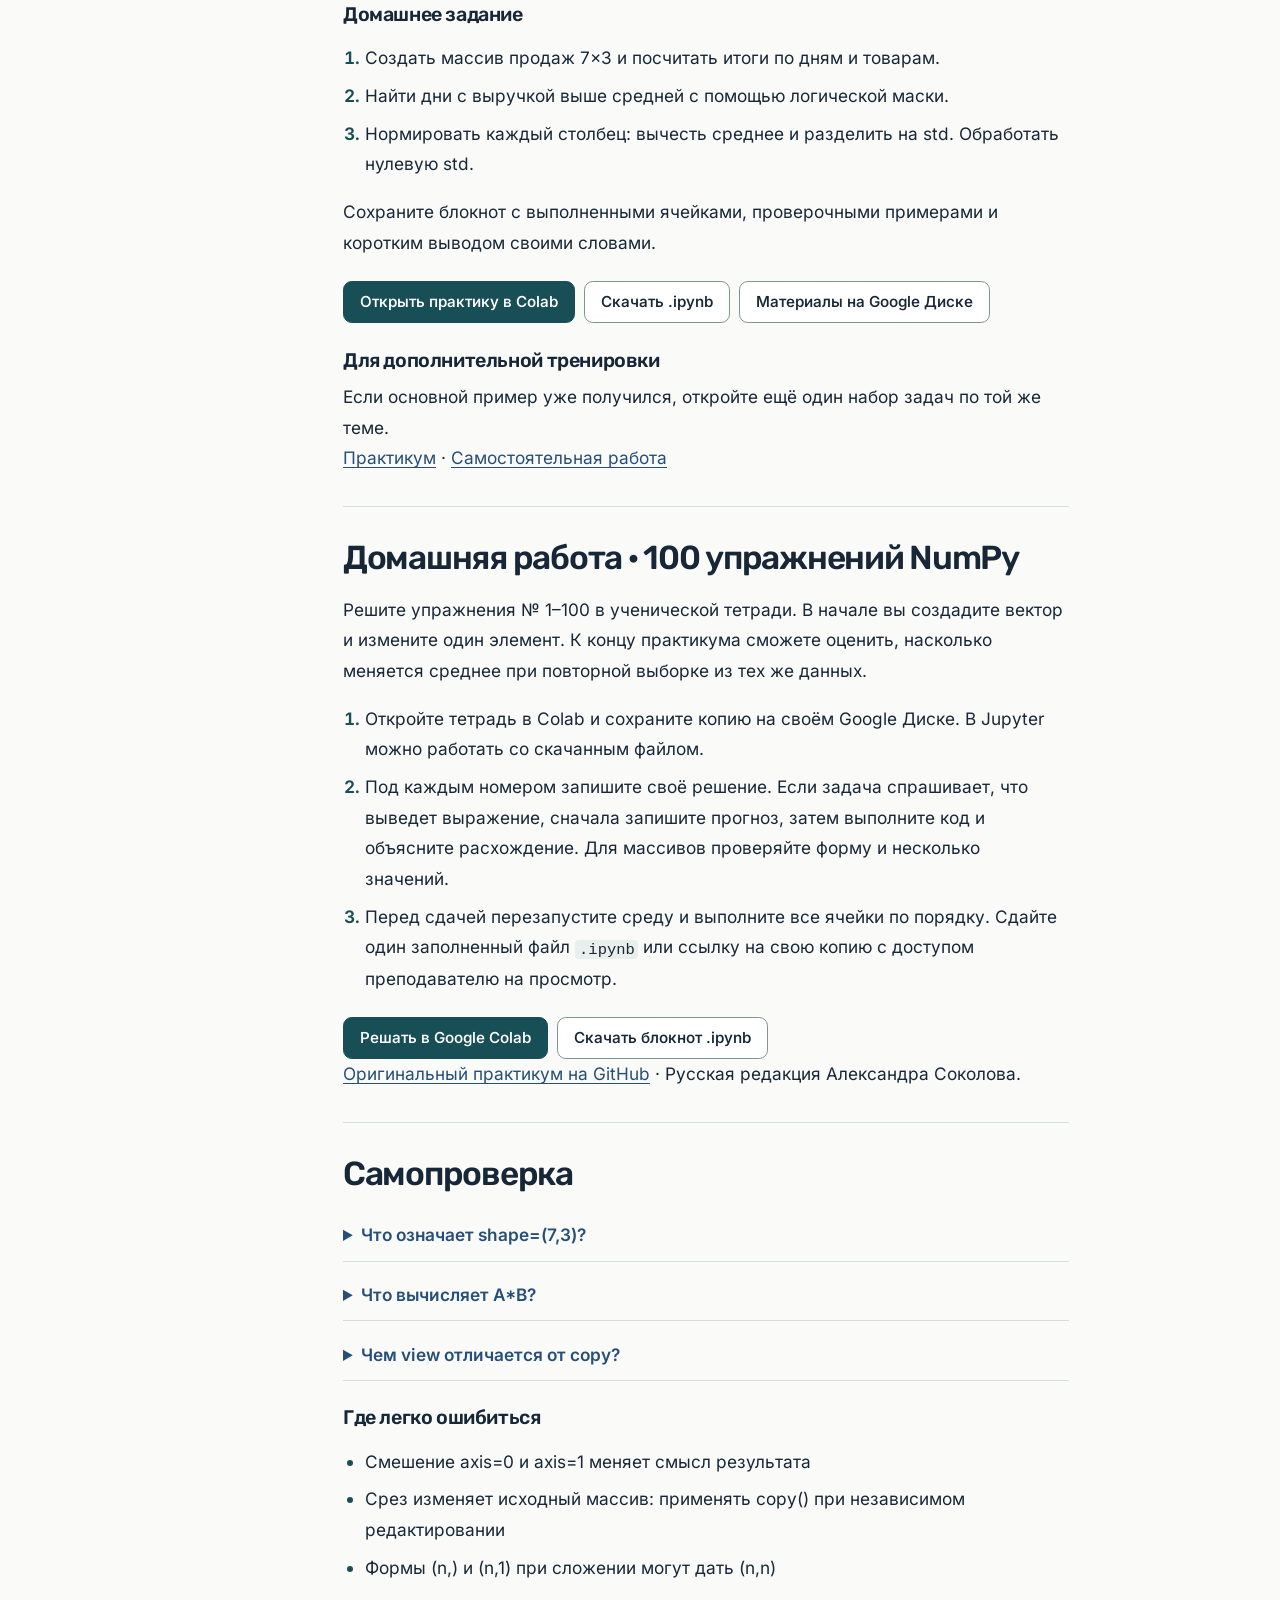
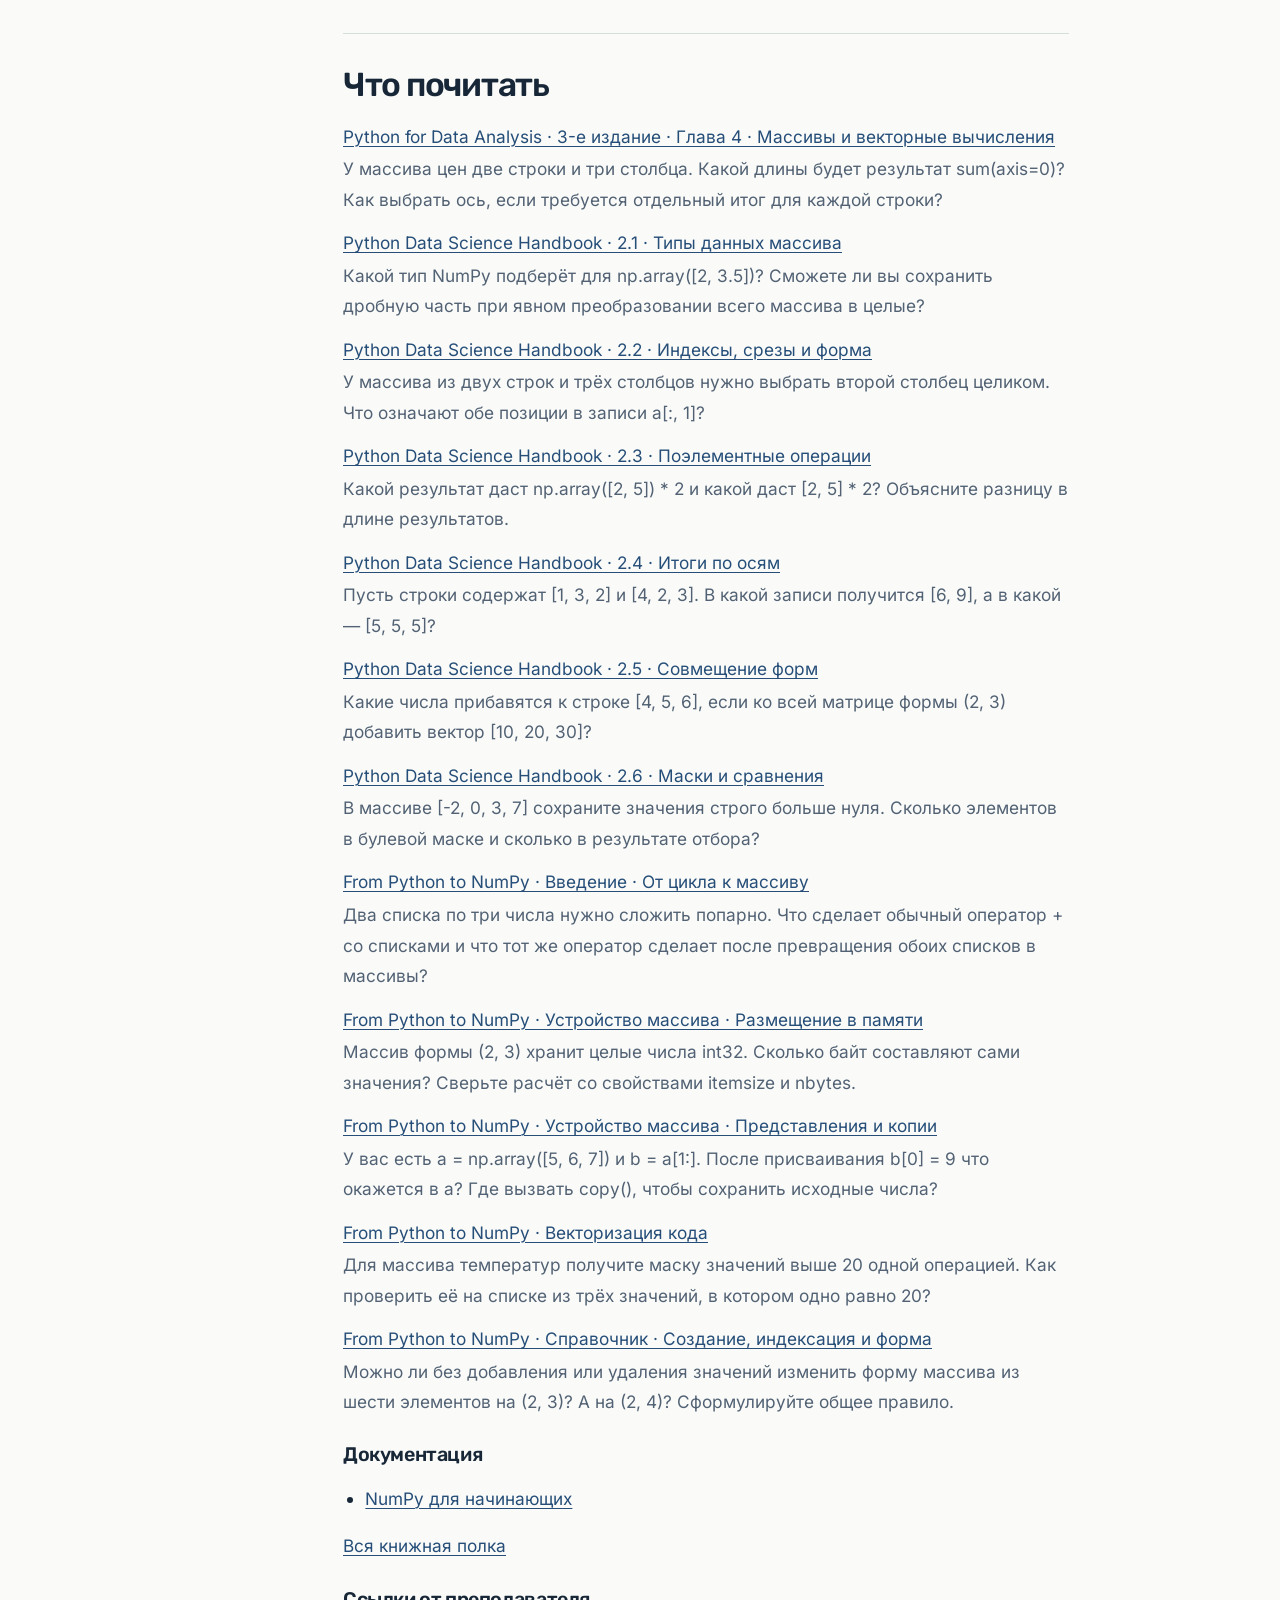
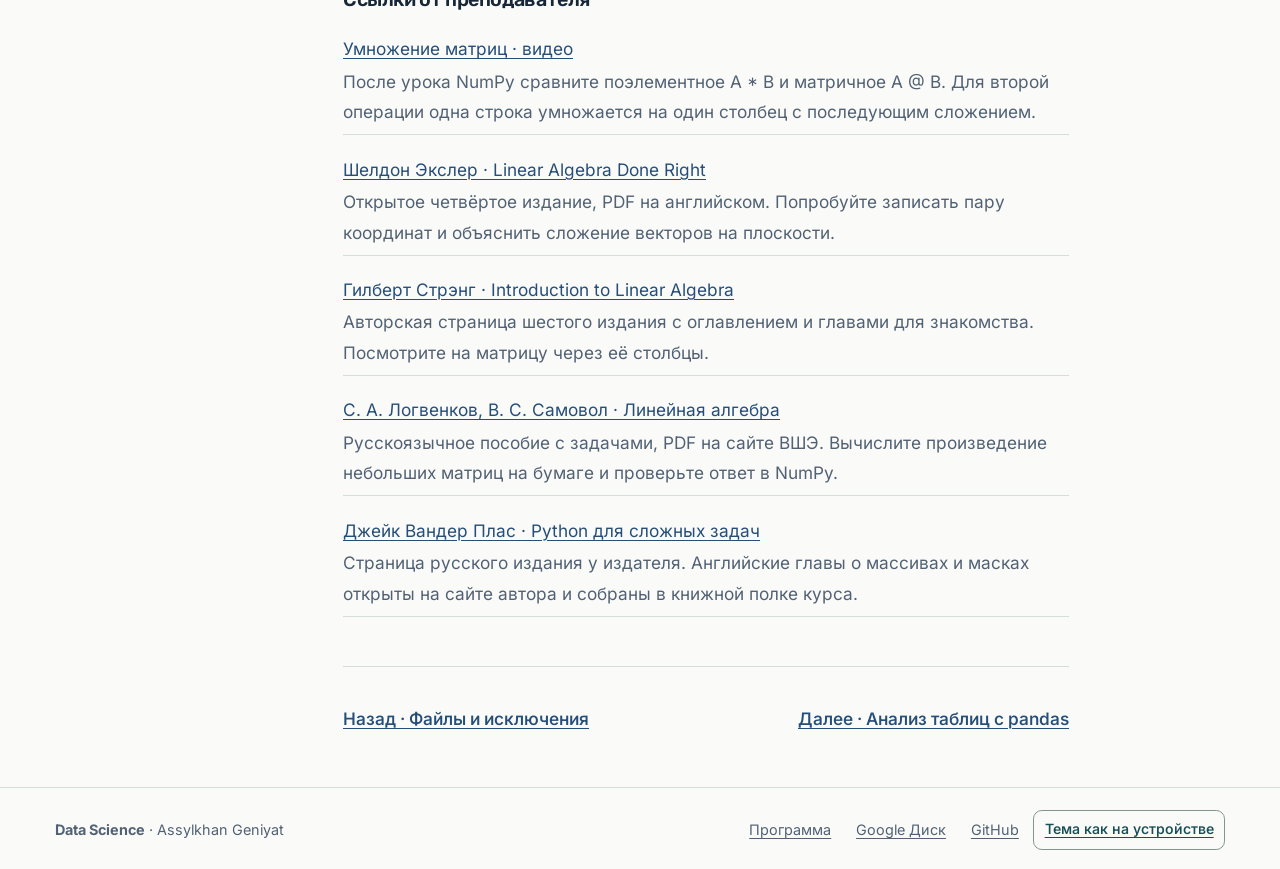
<file: lessons/09-numpy.html>
<!doctype html>
<html lang="ru">
<head>
  <meta charset="utf-8">
  <meta name="viewport" content="width=device-width,initial-scale=1">
  <meta id="dark-chrome" name="theme-color" content="#1b272b" media="screen and (prefers-color-scheme: dark)">
  <meta name="theme-color" content="#ffffff">
  <meta name="description" content="Форма массива, индексы, маски и вычисления по осям.">
  <title>Массивы NumPy · Tech Orda / BrainCode</title>
  <link rel="icon" href="data:,">
  <link rel="stylesheet" href="../assets/fonts/fonts.css">
  <link rel="stylesheet" href="../assets/style.css?v=ec7466c483f1">
  <link id="dark-palette" rel="stylesheet" href="../assets/dark.css?v=161d72ccf070" media="screen and (prefers-color-scheme: dark)">
  <noscript><style>.theme-toggle, .theme-system { display: none; }</style></noscript>
  <script src="../assets/theme.js?v=c96073bb852b"></script>
  <script src="../assets/site.js?v=9730c80c8783" defer></script>
</head>
<body data-page="lesson">
  <a class="skip" href="#content">К содержанию</a>
  <header class="mast"><div class="wrap mast-inner">
    <a class="brand" href="../index.html?v=a04a9e30a524"><strong>BrainCode</strong><span class="partners">Astana Hub · Tech Orda</span></a>
    <nav aria-label="Навигация курса"><a href="../index.html?v=a04a9e30a524">Главная</a><a href="../lessons/index.html?v=a04a9e30a524" aria-current="location">Программа</a><a href="../books.html?v=a04a9e30a524">Книги</a><a href="../materials.html?v=a04a9e30a524">Материалы</a></nav>
    <button class="theme-toggle" id="theme-toggle" type="button" aria-label="Тёмная тема" aria-pressed="false" title="Переключить тему">
      <span aria-hidden="true" class="theme-moon">☾</span><span aria-hidden="true" class="theme-sun">☀︎</span>
    </button>
  </div></header>
  <main id="content" class="wrap" tabindex="-1"><header class="lesson-head"><div class="eyebrow"><a href="index.html?v=a04a9e30a524">Программа</a> &nbsp;/&nbsp; Занятие 09</div><h1>Массивы NumPy</h1><p class="intro">Форма массива, индексы, маски и вычисления по осям.</p><div class="actions"><a href="https://colab.research.google.com/github/kuromi1kow/braincode-data-science/blob/main/notebooks/09-numpy.ipynb" class="btn primary">Открыть в Colab</a><a href="#practice" class="btn">К практике</a><a href="#numpy-homework" class="btn">ДЗ · 100 упражнений</a></div></header><div class="layout"><aside class="rail"><details class="section-menu" open>
      <summary>Содержание</summary><nav aria-label="Содержание страницы"><a href="#start">С чего начать</a><a href="#book-text">Из книги</a><a href="#case">Разбор задачи</a><a href="#deeper">Подробный разбор</a><a href="#code">Код по шагам</a><a href="#workshop">Лаборатория</a><a href="#practice">Практика и ДЗ</a><a href="#numpy-homework">ДЗ · 100 упражнений</a><a href="#quiz">Самопроверка</a><a href="#reading">Что почитать</a></nav>
<div class="reader-tools" hidden>
        <span class="smallcap">Размер текста</span>
        <div class="type-buttons">
          <button id="normal-type" aria-pressed="true" type="button">Обычный</button>
          <button id="large-type" aria-pressed="false" type="button">Крупный</button>
        </div>
      </div></details></aside><article class="reading"><section id="start"><h2>С чего начать</h2><p>NumPy выполняет операции над числовыми массивами. Это основа представления таблицы признаков и расчётов в машинном обучении.</p><h3>Как думать о массиве</h3><p>Представьте таблицу со строками по дням и столбцами по товарам. У каждой ячейки два адреса: сначала номер строки, затем номер столбца. NumPy начинает счёт с нуля. Запись A[1, 0] читает значение второго дня для первого товара.</p><p>Перед каждым расчётом спросите себя, сколько чисел должно остаться в ответе. Если нужен один итог на день, после сложения должно остаться столько чисел, сколько строк. Если ожидаете итоги по товарам, длина результата должна совпасть с числом столбцов. Мысленная проверка формы ловит ошибки, даже когда программа спокойно выполняется.</p><dl><dt class="term">shape</dt><dd>Размер каждой оси. Форма (2, 3) означает две строки по три значения.</dd><dt class="term">dtype</dt><dd>Правила представления элементов массива, например целые или дробные числа.</dd><dt class="term">Маска</dt><dd>Массив логических значений. True отмечает позиции, прошедшие проверку.</dd></dl><div class="notes"><p>В Colab подключите обычную среду Python и выполните import numpy as np. Если запускаете Jupyter локально и NumPy отсутствует, выполните %pip install numpy в отдельной ячейке этого блокнота.</p></div></section><section id="book-text"><h2>Читаем фрагмент книги</h2><div class="book-excerpt"><div class="smallcap">Перевод для курса</div><h3>Когда два массива видят одни и те же данные</h3><blockquote><p>Операция среза создаёт представление исходного массива. Это способ обратиться к данным самого массива.</p></blockquote><p class="credit">Оригинал и перевод этого отрывка · <a href="https://lectures.scientific-python.org/intro/numpy/array_object.html#copies-and-views">Scientific Python developers · Scientific Python Lectures</a> · <a href="https://creativecommons.org/licenses/by/4.0/">CC BY 4.0</a></p><details><summary>Прочитать английский оригинал</summary><div lang="en"><p>A slicing operation creates a view on the original array, which is just a way of accessing array data.</p></div></details></div><h3>Как это проверить</h3><p>Возьмите a = np.array([7, 8, 9]) и b = a[1:]. Если присвоить b[0] = 50, то a станет [7, 50, 9]. Начало b совпадает с позицией 1 в исходных данных. Теперь повторите опыт с b = a[1:].copy(): у копии своя память, поэтому замена в b не затронет a.</p></section><section id="case"><h2>Как по форме массива отличить итог по смене от итога по товару?</h2><p>В киоске два товара, и выручку записывают за три смены. Составьте массив из строк [100, 300], [200, 200], [500, 100]. Строка обозначает смену, столбец обозначает товар. Форма (3, 2) проверяет договорённость до вычислений. На наклейке рядом с кодом полезно сохранить и порядок товаров, поскольку у обычного массива нет именованных столбцов.</p><p>При вызове sum(axis=0) схлопываются три строки. Остаются два значения, 800 и 600 тенге, по одному на товар. При sum(axis=1) складываются два значения внутри каждой смены. Получается 400, 400 и 600 тенге. В обоих случаях общий итог равен 1400. Проверка только общей суммы пропустит перепутанную ось, поэтому дополнительно проверьте форму результата и один элемент вручную.</p><p>А теперь вычислите скидочную выручку, умножив массив на [0.9, 1]. NumPy сопоставляет вектор с последней осью и применяет скидку только к первому товару во всех трёх сменах. Имена товаров в этом вычислении не участвуют. Если исходный файл поменял порядок столбцов, код выполнится, но скидку получит другой товар.</p><div class="notes"><strong>Проверьте рассуждение</strong><p>Какой должна стать выручка третьей смены и общий итог после скидки?</p><details><summary>Сверить ответ</summary><p>В третьей смене получится 500 × 0,9 + 100 = 550 тенге. Общий итог равен 800 × 0,9 + 600 = 1320.</p></details></div></section><section id="deeper"><h2>Подробный разбор</h2><ol class="inside-toc"><li><a href="#chapter-1">Как правка фрагмента массива меняет исходные измерения</a></li><li><a href="#chapter-2">Как прибавить разную поправку к каждому прибору</a></li><li><a href="#chapter-3">Как прочитать axis, если у таблицы три измерения</a></li></ol><div class="unit" id="chapter-1"><h3>Как правка фрагмента массива меняет исходные измерения</h3><p>Вы записали шесть показаний уровня воды: 12, 15, 18, 21, 24 и 27 сантиметров. В отдельных переменных хотите хранить исходную серию и три средних показания для проверки. После raw = np.array([12, 15, 18, 21, 24, 27]) выражение trial = raw[1:4] выбирает значения 15, 18 и 21. Обычный срез одномерного массива NumPy в этом случае создаёт представление. Доступ к выбранным значениям идёт через общую область памяти.</p><p>Теперь вы временно исправляете подозрительное измерение командой trial[1] = 99. Индекс 1 внутри фрагмента соответствует индексу 2 в raw. Число 18 сменится на 99 в обоих представлениях. Если после такого опыта сравнить исходные измерения с исправленными, различие исчезнет из сравнения. Сохраните отдельный экспериментальный вариант выражением trial = raw[1:4].copy() до внесения правок. Теперь запись в trial меняет только копию.</p><p>Чтобы проверить понимание, выпишите соответствие индексов в двух столбцах. Затем попробуйте самостоятельно проследить изменение на последней позиции среза. В реальном анализе копия особенно удобна, когда надо сравнить несколько способов исправления одной и той же серии. Храните первоначальные измерения в отдельной переменной и проверяйте, что они переживают каждый опыт в исходном виде.</p><div class="scroll-table"><table><caption>Как правка фрагмента массива меняет исходные измерения</caption><thead><tr><th scope="col">Индекс в trial</th><th scope="col">Индекс в raw</th><th scope="col">До правки</th></tr></thead><tbody><tr><td>0</td><td>1</td><td>15</td></tr><tr><td>1</td><td>2</td><td>18</td></tr><tr><td>2</td><td>3</td><td>21</td></tr></tbody></table></div><div class="checkpoint"><strong>Остановитесь и проверьте себя</strong><p>Берём новый исходный массив. Если part = raw[1:4].copy() и part[2] = 0, какими станут part и raw[3]?</p><details><summary>Разобрать ответ</summary><p>part содержит [15, 18, 0]. В raw[3] останется 21, потому что на этот раз значения скопированы.</p></details></div></div><div class="unit" id="chapter-2"><h3>Как прибавить разную поправку к каждому прибору</h3><p>Три прибора измеряют длину образца утром и вечером. Запишите результат в виде двух строк: утром [20, 30, 40], вечером [22, 27, 45]. В столбцах строго один порядок приборов. После проверки оказалось, что первому нужно прибавлять один миллиметр, второму вычитать два, третьему прибавлять три. Запишите поправки вектором [1, -2, 3]. Перед вычислением убедитесь, что каждая позиция вектора относится к соответствующему столбцу таблицы.</p><p>Массив readings имеет форму (2, 3), а offsets имеет форму (3,). NumPy сопоставляет размеры начиная с правого края. Размер 3 совпадает, поэтому к каждой строке прикладывается тот же вектор поправок. Результатом readings + offsets будут строки [21, 28, 43] и [23, 25, 48]. Вручную сверьте нижний средний элемент: во второй строке было 27, ко второму прибору относится −2, стало 25. Это осмысленная проверка соответствия индексов.</p><p>Теперь вообразите другую задачу. Утренняя серия целиком требует сдвига +5, а вечерняя −1. Вектор из двух чисел с формой (2,) нельзя напрямую прибавить к (2, 3), поскольку крайние размеры 2 и 3 несовместимы. Придайте поправкам форму (2, 1). Тогда каждому времени будет соответствовать одна строка с одним значением, которое можно прибавить ко всем трём измерениям этой строки.</p><div class="checkpoint"><strong>Остановитесь и проверьте себя</strong><p>Каким станет результат утренней и вечерней серии, если к исходному массиву прибавить np.array([[5], [-1]])?</p><details><summary>Разобрать ответ</summary><p>Утром получится [25, 35, 45], вечером [21, 26, 44]. Добавление следует времени измерения.</p></details></div></div><div class="unit" id="chapter-3"><h3>Как прочитать axis, если у таблицы три измерения</h3><p>На складе корзины собирают утром и вечером на двух участках. Записываем количество собранных корзин за три дня. Массив counts имеет форму (2, 3, 2). Первая позиция выбирает участок, вторая день, третья смену. Для участка А пары за три дня равны [2, 4], [3, 5], [1, 3]. Для участка Б они равны [1, 2], [5, 0], [2, 4]. Объясните эти позиции словами до первого обращения к sum.</p><p>Чтобы получить итоги каждого участка за каждый день, нужно сложить утро и вечер. Именно смена исчезает из ответа, поэтому выбираем axis=2. В результате остаются два участка и три дня. Строка А будет [6, 8, 4], строка Б будет [3, 5, 6]. Если заказчик спросит общую занятость утром и вечером по дням для всего склада, потребуется убрать ось участка. При axis=0 в первой дневной строке получится [3, 6].</p><p>Сложите шесть дневных итогов из первой версии отчёта. Получается 32 корзины. Если вместо этого сложить все значения отчёта по сменам, должен получиться тот же итог. Такая сверка помогает отловить потерю наблюдений. Однако равенство общих сумм ещё не гарантирует правильную подпись осей. Для проверки смысла выберите конкретную ячейку и перечислите исходные значения, из которых она сложилась.</p><div class="scroll-table"><table><caption>Как прочитать axis, если у таблицы три измерения</caption><thead><tr><th scope="col">День</th><th scope="col">Участок А, обе смены</th><th scope="col">Участок Б, обе смены</th></tr></thead><tbody><tr><td>1</td><td>2 + 4 = 6</td><td>1 + 2 = 3</td></tr><tr><td>2</td><td>3 + 5 = 8</td><td>5 + 0 = 5</td></tr><tr><td>3</td><td>1 + 3 = 4</td><td>2 + 4 = 6</td></tr></tbody></table></div><div class="checkpoint"><strong>Остановитесь и проверьте себя</strong><p>Хотим по каждой смене каждого участка посчитать объём за все три дня. Какую ось убрать и какой итог получится?</p><details><summary>Разобрать ответ</summary><p>Убираем дни через sum(axis=1), форма ответа (2, 2). Для участка А получится [6, 12], для Б — [8, 6].</p></details></div></div></section><section id="code"><h2>Код по шагам</h2><p>Перед запуском прочитайте пример и запишите, что появится на экране. Затем откройте вывод под кодом и сравните со своим ответом.</p><h3>Как прибавить одну величину ко всем измерениям?</h3><p>Датчик занижает каждую температуру на два градуса. Превратим три измерения в числовой массив и применим одинаковую поправку ко всем позициям.</p><div class="codebox"><div class="codebar"><span>Python</span><button type="button" aria-label="Скопировать пример кода">Скопировать</button></div><pre><code>import numpy as np
readings = np.array([16, 18, 21])
corrected = readings + 2
print(corrected.tolist())
print(readings.tolist())</code></pre></div><details><summary>Показать вывод и объяснение</summary><pre class="out">[18, 20, 23]
[16, 18, 21]</pre><p>Имя np служит коротким обозначением библиотеки NumPy. При сложении массива с числом оно прибавляется к каждому элементу, и corrected получает новый массив. Вызов tolist переводит данные в обычный список для вывода, а вторая строка результата подтверждает сохранность исходных измерений.</p></details><h3>Как отобрать только значения выше порога?</h3><p>Диспетчер отслеживает часы, когда очередь длиннее пяти человек. Сначала построим отдельный ответ да или нет для каждого наблюдения, затем отберём подходящие длины.</p><div class="codebox"><div class="codebar"><span>Python</span><button type="button" aria-label="Скопировать пример кода">Скопировать</button></div><pre><code>import numpy as np
queues = np.array([5, 8, 3, 7])
mask = queues &gt; 5
print(mask.tolist())
print(queues[mask].tolist())</code></pre></div><details><summary>Показать вывод и объяснение</summary><pre class="out">[False, True, False, True]
[8, 7]</pre><p>Сравнение применяется ко всем четырём позициям в исходном порядке. В выражении queues[mask] каждая отметка True оставляет соответствующее значение в результате. Ровно пять человек исключаются, поскольку в условии использована строгая граница &gt;.</p></details><h3>Как получить итог за день и за товар?</h3><p>В таблице продаж каждая строка соответствует дню, каждый столбец — товару. Запишем продажи за два дня и проверим руками, что два способа сложения отвечают на разные вопросы.</p><div class="codebox"><div class="codebar"><span>Python</span><button type="button" aria-label="Скопировать пример кода">Скопировать</button></div><pre><code>import numpy as np
sales = np.array([[2, 4, 1], [3, 0, 6]])
print(sales.shape)
print(sales.sum(axis=1).tolist())
print(sales.sum(axis=0).tolist())</code></pre></div><details><summary>Показать вывод и объяснение</summary><pre class="out">(2, 3)
[7, 9]
[5, 4, 7]</pre><p>Форма (2, 3) говорит о двух строках и трёх столбцах. При axis=1 исчезает ось столбцов, поэтому первая сумма равна 2 + 4 + 1 и остаётся одно число на день. При axis=0 складываются дни внутри каждого столбца, поэтому для первого товара получаем 2 + 3.</p></details><div id="axis-demo" class="demo"><div class="smallcap">Практикум по осям</div><h3>Как посчитать фишки по рядам и столбцам?</h3><figure><img src="../assets/array.jpg" width="1020" height="680" alt="Лоток из двух рядов по три ячейки. В верхних ячейках 1, 3, 2 фишки, в нижних 4, 2, 3."><figcaption class="photo-note">Учебная иллюстрация. Одна ячейка лотка соответствует одному элементу массива.</figcaption></figure><p>Запишите <code>A = np.array([[1, 3, 2], [4, 2, 3]])</code>. Пока ось не выбрана, попробуйте сами получить два итога по рядам и три по столбцам.</p><div class="controls"><button type="button" data-axis="1" aria-pressed="false">По рядам · axis=1</button><button type="button" data-axis="0" aria-pressed="false">По столбцам · axis=0</button></div><output aria-live="polite">Форма массива (2, 3). Выберите направление сложения.</output><noscript>По рядам получатся [6, 9]. По столбцам — [5, 5, 5].</noscript></div></section><section id="workshop"><h2>Лаборатория · Какие фасовочные линии выходят за допуск?</h2><p>На фабрике три линии наполняют пакеты разного размера. Вам передали четыре раунда контрольного взвешивания. Вычислите отклонения от нормы, найдите нарушения и покажите, на какой линии проверку нужно повторить первой.</p><div class="notes"><strong>Исходные данные</strong><p>Строка матрицы — один раунд, столбец — одна линия. Цели по линиям равны 250, 500 и 1000 г. Допустимые отклонения в любую сторону составляют соответственно 3, 5 и 8 г. Точное попадание на границу считается нормой.</p></div><a href="https://colab.research.google.com/github/kuromi1kow/braincode-data-science/blob/main/notebooks/09-numpy-workshop.ipynb" class="btn primary">Запустить лабораторию в Colab</a><h3>Шаг 1. Сколько граммов прибавила или недоложила каждая линия?</h3><div class="codebox"><div class="codebar"><span>Python</span><button type="button" aria-label="Скопировать пример кода">Скопировать</button></div><pre><code>import numpy as np

mass = np.array([[250, 496, 1010],
                 [247, 507, 1001],
                 [254, 500, 989],
                 [249, 505, 1008]])
target = np.array([250, 500, 1000])
tolerance = np.array([3, 5, 8])
delta = mass - target
print(delta.shape)
print(delta.tolist())</code></pre></div><details><summary>Проверить результат</summary><pre class="out">(4, 3)
[[0, -4, 10], [-3, 7, 1], [4, 0, -11], [-1, 5, 8]]</pre><p>Вектор target содержит одну норму на столбец. При вычитании NumPy применяет одни и те же три нормы к каждой строке. Например, третий пакет первой линии весит 254 г, значит отклонение равно +4 г. Знак сохраняет направление отклонения.</p></details><h3>Шаг 2. Какие измерения нарушают двусторонний допуск?</h3><div class="codebox"><div class="codebar"><span>Python</span><button type="button" aria-label="Скопировать пример кода">Скопировать</button></div><pre><code>outside = np.abs(delta) &gt; tolerance
print(outside.astype(int).tolist())
print(&quot;Нарушений:&quot;, outside.sum())</code></pre></div><details><summary>Проверить результат</summary><pre class="out">[[0, 0, 1], [0, 1, 0], [1, 0, 1], [0, 0, 0]]
Нарушений: 4</pre><p>Абсолютное значение позволяет одинаково учитывать недовес и перевес. В выводе единица означает нарушение. В последней строке отклонения +5 и +8 г равны своим допускам, поэтому остаются в допустимом диапазоне.</p></details><h3>Шаг 3. Какая линия нарушала допуск чаще других и в каком раунде больше всего нарушений?</h3><div class="codebox"><div class="codebar"><span>Python</span><button type="button" aria-label="Скопировать пример кода">Скопировать</button></div><pre><code>by_line = outside.sum(axis=0)
by_round = outside.sum(axis=1)
print(&quot;По линиям:&quot;, by_line.tolist())
print(&quot;По раундам:&quot;, by_round.tolist())
print(&quot;Линия для проверки:&quot;, int(by_line.argmax()) + 1)</code></pre></div><details><summary>Проверить результат</summary><pre class="out">По линиям: [1, 1, 2]
По раундам: [1, 1, 2, 0]
Линия для проверки: 3</pre><p>Сумма по оси 0 убирает раунды и оставляет три результата по линиям. У третьей линии два выхода за допуск из четырёх взвешиваний, а третий раунд содержит два нарушения. argmax выдаёт индекс 2. В заводской нумерации это линия 3.</p></details><h3>Программа выполняется. Где ошибка в выводе?</h3><div class="codebox"><div class="codebar"><span>Python</span><button type="button" aria-label="Скопировать пример кода">Скопировать</button></div><pre><code>import numpy as np

faulty_delta = np.array([[0, -4, 10], [-3, 7, 1],
                         [4, 0, -11], [-1, 5, 8]])
limit = np.array([3, 5, 8])
print((faulty_delta &gt; limit).sum(axis=0).tolist())</code></pre></div><details><summary>Разобрать ошибку</summary><pre class="out">[1, 1, 1]</pre><p>Сравнение со знаком обнаружило перевес, но пропустило −11 г на третьей линии. Этот пакет вышел за нижнюю границу 992 г и тоже требует внимания. Примените абсолютное значение перед сравнением или явно проверьте обе границы.</p></details><div class="checkpoint"><strong>Измените задачу</strong><p>Начальник смены меняет допуск только для третьей линии с 8 до 10 г. Сохраняйте сами взвешивания. Предскажите, какие нарушения исчезнут, затем повторите расчёт.</p><details><summary>Сверить свой результат</summary><p>Перевес +10 г в первом раунде станет допустимым, недовес −11 г в третьем раунде останется нарушением. По линиям получится [1, 1, 1], по раундам [0, 1, 2, 0], всего три нарушения. Теперь все линии имеют одинаковое число выходов за допуск. При таком равенстве argmax вернёт индекс первого максимума, и программа напечатает линию 1. Для выбора между тремя линиями понадобится дополнительный критерий.</p></details></div></section><section id="practice"><h2>Практика и домашнее задание</h2><h3>Пример из блокнота</h3><p>A = [[1,2,3],[4,5,6]], shape=(2,3)</p><p>mean(axis=0) даёт [2.5,3.5,4.5]</p><p>mean(axis=1) даёт [2,5], A+[10,20,30] прибавляет значения к столбцам</p><div class="codebox"><div class="codebar"><span>Python</span><button type="button" aria-label="Скопировать пример кода">Скопировать</button></div><pre><code>import numpy as np
A = np.array([[1, 2, 3], [4, 5, 6]])
print(A.shape, A.dtype)
print(A.mean(axis=0))
print(A.mean(axis=1))
print(A + np.array([10, 20, 30]))
B = A[:, :2].copy()
B[0, 0] = 99
assert A[0, 0] == 1</code></pre></div><p>axis=0 сворачивает строки и оставляет результат по столбцам. Умножение * поэлементное, @ матричное. Broadcasting экономит запись, но ошибочная форма может незаметно создать гораздо больший массив.</p><h3>Работа на занятии</h3><ol class="exercise"><li>Для A=[[2,4],[6,8]] найти среднее по столбцам и строкам.</li><li>Умножить каждый столбец A на [10,100] без Python-цикла.</li></ol><h3>Домашнее задание</h3><ol class="exercise"><li>Создать массив продаж 7×3 и посчитать итоги по дням и товарам.</li><li>Найти дни с выручкой выше средней с помощью логической маски.</li><li>Нормировать каждый столбец: вычесть среднее и разделить на std. Обработать нулевую std.</li></ol><p>Сохраните блокнот с выполненными ячейками, проверочными примерами и коротким выводом своими словами.</p><div class="actions"><a href="https://colab.research.google.com/github/kuromi1kow/braincode-data-science/blob/main/notebooks/09-numpy.ipynb" class="btn primary">Открыть практику в Colab</a><a href="../notebooks/09-numpy.ipynb" class="btn">Скачать .ipynb</a><a href="https://drive.google.com/drive/folders/1K83MMSPBBTlHrZSS0A0OPjuO8QI8KvS7" class="btn">Материалы на Google Диске</a></div><h3>Для дополнительной тренировки</h3><p>Если основной пример уже получился, откройте ещё один набор задач по той же теме.</p><a href="https://colab.research.google.com/github/kuromi1kow/braincode-data-science/blob/main/notebooks/09-numpy-lab.ipynb">Практикум</a> · <a href="https://colab.research.google.com/github/kuromi1kow/braincode-data-science/blob/main/notebooks/09-numpy-homework.ipynb">Самостоятельная работа</a></section><section id="numpy-homework"><h2>Домашняя работа · 100 упражнений NumPy</h2><p>Решите упражнения № 1–100 в ученической тетради. В начале вы создадите вектор и измените один элемент. К концу практикума сможете оценить, насколько меняется среднее при повторной выборке из тех же данных.</p><ol class="exercise"><li>Откройте тетрадь в Colab и сохраните копию на своём Google Диске. В Jupyter можно работать со скачанным файлом.</li><li>Под каждым номером запишите своё решение. Если задача спрашивает, что выведет выражение, сначала запишите прогноз, затем выполните код и объясните расхождение. Для массивов проверяйте форму и несколько значений.</li><li>Перед сдачей перезапустите среду и выполните все ячейки по порядку. Сдайте один заполненный файл <code>.ipynb</code> или ссылку на свою копию с доступом преподавателю на просмотр.</li></ol><div class="actions"><a href="https://colab.research.google.com/github/kuromi1kow/braincode-data-science/blob/main/notebooks/09-numpy-100.ipynb" class="btn primary">Решать в Google Colab</a><a href="../notebooks/09-numpy-100.ipynb" class="btn" download>Скачать блокнот .ipynb</a></div><p><a href="https://github.com/alex-sokolov2011/100_Numpy_exercises_Rus_ver">Оригинальный практикум на GitHub</a> · Русская редакция Александра Соколова.</p></section><section id="quiz"><h2>Самопроверка</h2><details><summary>Что означает shape=(7,3)?</summary><p>7 строк и 3 столбца.</p></details><details><summary>Что вычисляет A*B?</summary><p>Поэлементное произведение.</p></details><details><summary>Чем view отличается от copy?</summary><p>View разделяет данные с исходным массивом, copy хранит независимую копию.</p></details><h3>Где легко ошибиться</h3><ul class="exercise"><li>Смешение axis=0 и axis=1 меняет смысл результата</li><li>Срез изменяет исходный массив: применять copy() при независимом редактировании</li><li>Формы (n,) и (n,1) при сложении могут дать (n,n)</li></ul></section><section id="reading"><h2>Что почитать</h2><ul class="reading-list"><li><a href="https://wesmckinney.com/book/numpy-basics">Python for Data Analysis · 3-е издание · Глава 4 · Массивы и векторные вычисления</a><span>У массива цен две строки и три столбца. Какой длины будет результат sum(axis=0)? Как выбрать ось, если требуется отдельный итог для каждой строки?</span></li><li><a href="https://jakevdp.github.io/PythonDataScienceHandbook/02.01-understanding-data-types.html">Python Data Science Handbook · 2.1 · Типы данных массива</a><span>Какой тип NumPy подберёт для np.array([2, 3.5])? Сможете ли вы сохранить дробную часть при явном преобразовании всего массива в целые?</span></li><li><a href="https://jakevdp.github.io/PythonDataScienceHandbook/02.02-the-basics-of-numpy-arrays.html">Python Data Science Handbook · 2.2 · Индексы, срезы и форма</a><span>У массива из двух строк и трёх столбцов нужно выбрать второй столбец целиком. Что означают обе позиции в записи a[:, 1]?</span></li><li><a href="https://jakevdp.github.io/PythonDataScienceHandbook/02.03-computation-on-arrays-ufuncs.html">Python Data Science Handbook · 2.3 · Поэлементные операции</a><span>Какой результат даст np.array([2, 5]) * 2 и какой даст [2, 5] * 2? Объясните разницу в длине результатов.</span></li><li><a href="https://jakevdp.github.io/PythonDataScienceHandbook/02.04-computation-on-arrays-aggregates.html">Python Data Science Handbook · 2.4 · Итоги по осям</a><span>Пусть строки содержат [1, 3, 2] и [4, 2, 3]. В какой записи получится [6, 9], а в какой — [5, 5, 5]?</span></li><li><a href="https://jakevdp.github.io/PythonDataScienceHandbook/02.05-computation-on-arrays-broadcasting.html">Python Data Science Handbook · 2.5 · Совмещение форм</a><span>Какие числа прибавятся к строке [4, 5, 6], если ко всей матрице формы (2, 3) добавить вектор [10, 20, 30]?</span></li><li><a href="https://jakevdp.github.io/PythonDataScienceHandbook/02.06-boolean-arrays-and-masks.html">Python Data Science Handbook · 2.6 · Маски и сравнения</a><span>В массиве [-2, 0, 3, 7] сохраните значения строго больше нуля. Сколько элементов в булевой маске и сколько в результате отбора?</span></li><li><a href="https://www.labri.fr/perso/nrougier/from-python-to-numpy/#introduction">From Python to NumPy · Введение · От цикла к массиву</a><span>Два списка по три числа нужно сложить попарно. Что сделает обычный оператор + со списками и что тот же оператор сделает после превращения обоих списков в массивы?</span></li><li><a href="https://www.labri.fr/perso/nrougier/from-python-to-numpy/#memory-layout">From Python to NumPy · Устройство массива · Размещение в памяти</a><span>Массив формы (2, 3) хранит целые числа int32. Сколько байт составляют сами значения? Сверьте расчёт со свойствами itemsize и nbytes.</span></li><li><a href="https://www.labri.fr/perso/nrougier/from-python-to-numpy/#views-and-copies">From Python to NumPy · Устройство массива · Представления и копии</a><span>У вас есть a = np.array([5, 6, 7]) и b = a[1:]. После присваивания b[0] = 9 что окажется в a? Где вызвать copy(), чтобы сохранить исходные числа?</span></li><li><a href="https://www.labri.fr/perso/nrougier/from-python-to-numpy/#code-vectorization">From Python to NumPy · Векторизация кода</a><span>Для массива температур получите маску значений выше 20 одной операцией. Как проверить её на списке из трёх значений, в котором одно равно 20?</span></li><li><a href="https://www.labri.fr/perso/nrougier/from-python-to-numpy/#quick-references">From Python to NumPy · Справочник · Создание, индексация и форма</a><span>Можно ли без добавления или удаления значений изменить форму массива из шести элементов на (2, 3)? А на (2, 4)? Сформулируйте общее правило.</span></li></ul><h3>Документация</h3><ul><li><a href="https://numpy.org/doc/stable/user/absolute_beginners.html">NumPy для начинающих</a></li></ul><a href="../books.html?v=a04a9e30a524">Вся книжная полка</a><h3>Ссылки от преподавателя</h3><ul class="reading-list resource-list"><li><a href="https://www.youtube.com/watch?v=2spTnAiQg4M">Умножение матриц · видео</a><span>После урока NumPy сравните поэлементное A * B и матричное A @ B. Для второй операции одна строка умножается на один столбец с последующим сложением.</span></li><li><a href="https://linear.axler.net/LADR4e.pdf">Шелдон Экслер · Linear Algebra Done Right</a><span>Открытое четвёртое издание, PDF на английском. Попробуйте записать пару координат и объяснить сложение векторов на плоскости.</span></li><li><a href="https://math.mit.edu/~gs/linearalgebra/ila6/indexila6.html">Гилберт Стрэнг · Introduction to Linear Algebra</a><span>Авторская страница шестого издания с оглавлением и главами для знакомства. Посмотрите на матрицу через её столбцы.</span></li><li><a href="https://publications.hse.ru/pubs/share/direct/213483272.pdf">С. А. Логвенков, В. С. Самовол · Линейная алгебра</a><span>Русскоязычное пособие с задачами, PDF на сайте ВШЭ. Вычислите произведение небольших матриц на бумаге и проверьте ответ в NumPy.</span></li><li><a href="https://www.piter.com/collection/all/product/python-dlya-slozhnyh-zadach-nauka-o-dannyh-2-e-mezhd-izd">Джейк Вандер Плас · Python для сложных задач</a><span>Страница русского издания у издателя. Английские главы о массивах и масках открыты на сайте автора и собраны в книжной полке курса.</span></li></ul></section><nav class="pager" aria-label="Между занятиями"><a href="08-files-errors.html?v=a04a9e30a524">Назад · Файлы и исключения</a><a href="10-pandas.html?v=a04a9e30a524">Далее · Анализ таблиц с pandas</a></nav></article></div></main>
  <footer class="foot"><div class="wrap foot-inner">
    <p><strong>Data Science</strong> · Assylkhan Geniyat</p>
    <nav aria-label="Ресурсы курса"><a href="../lessons/index.html?v=a04a9e30a524">Программа</a><a href="https://drive.google.com/drive/folders/1K83MMSPBBTlHrZSS0A0OPjuO8QI8KvS7">Google Диск</a><a href="https://github.com/kuromi1kow/braincode-data-science">GitHub</a><button class="theme-system" id="theme-system" type="button" aria-pressed="true">Тема как на устройстве</button></nav>
  </div></footer>
</body></html>
</file>
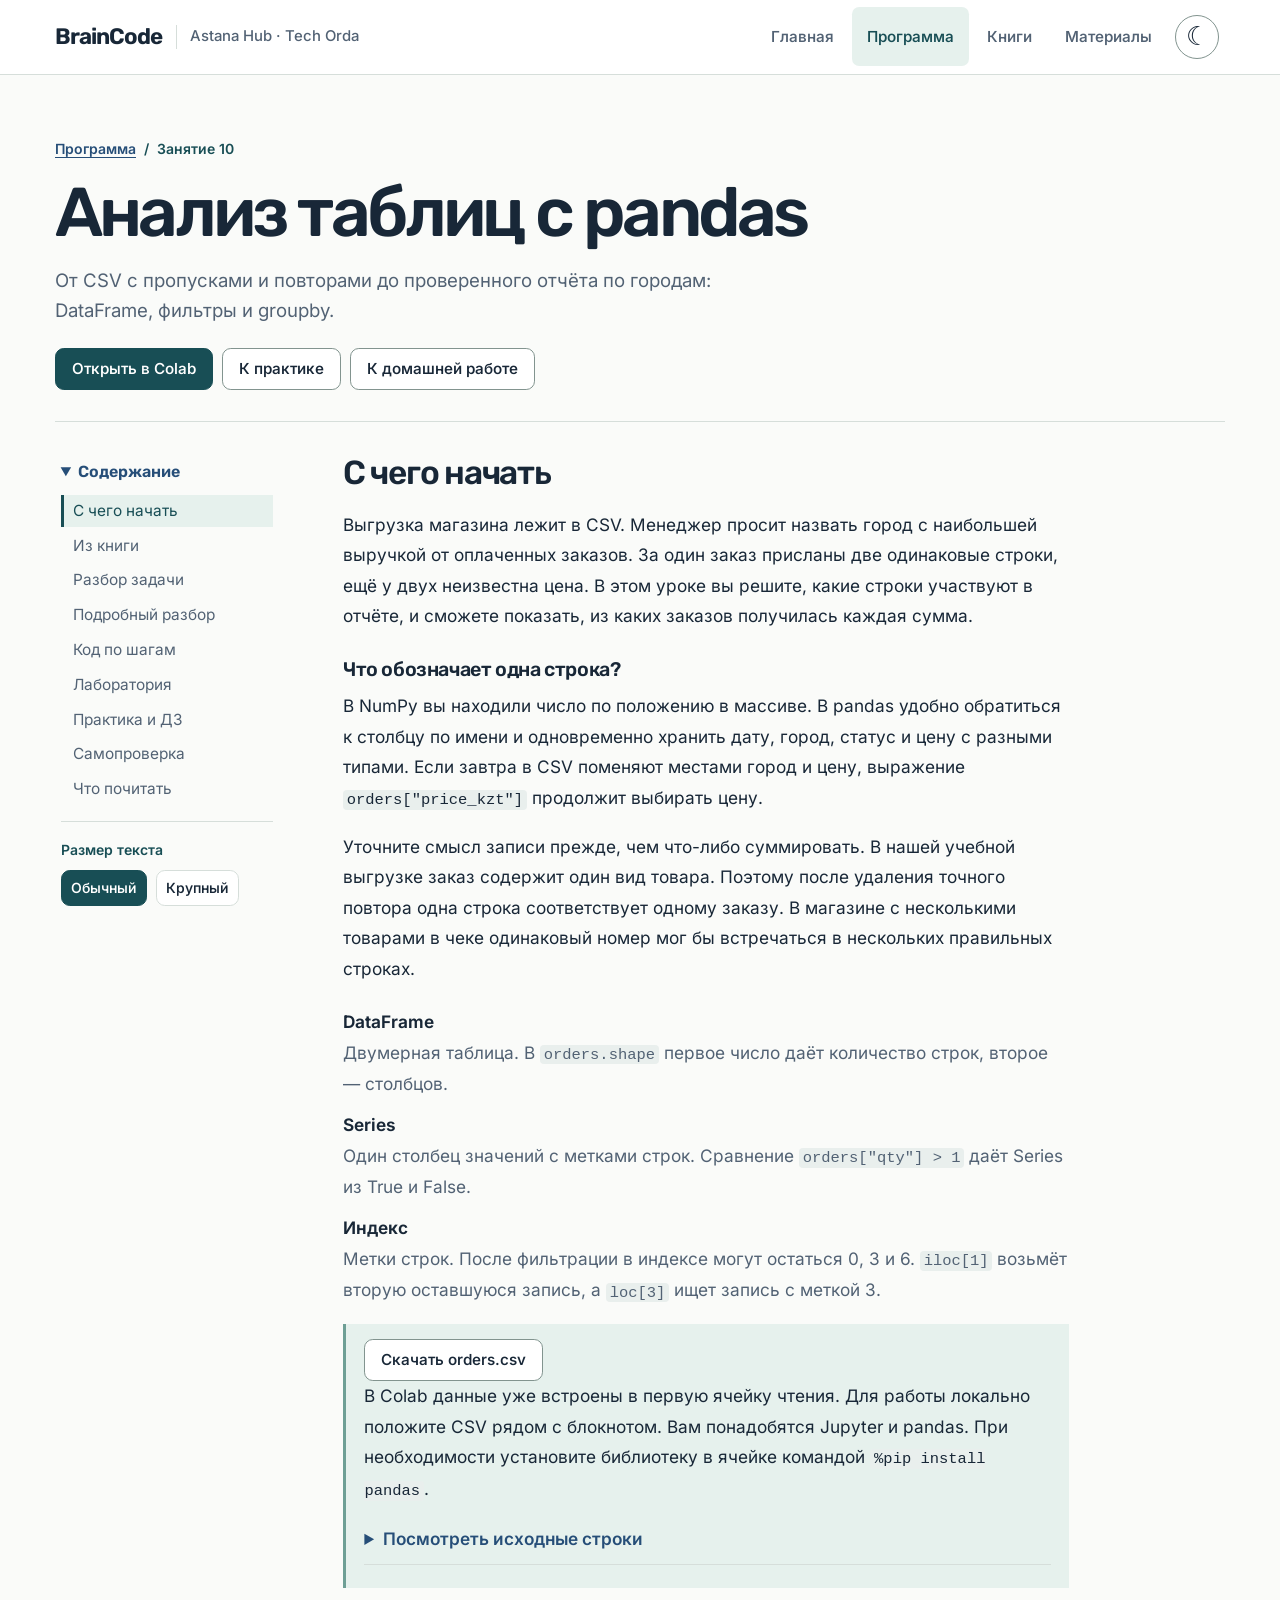
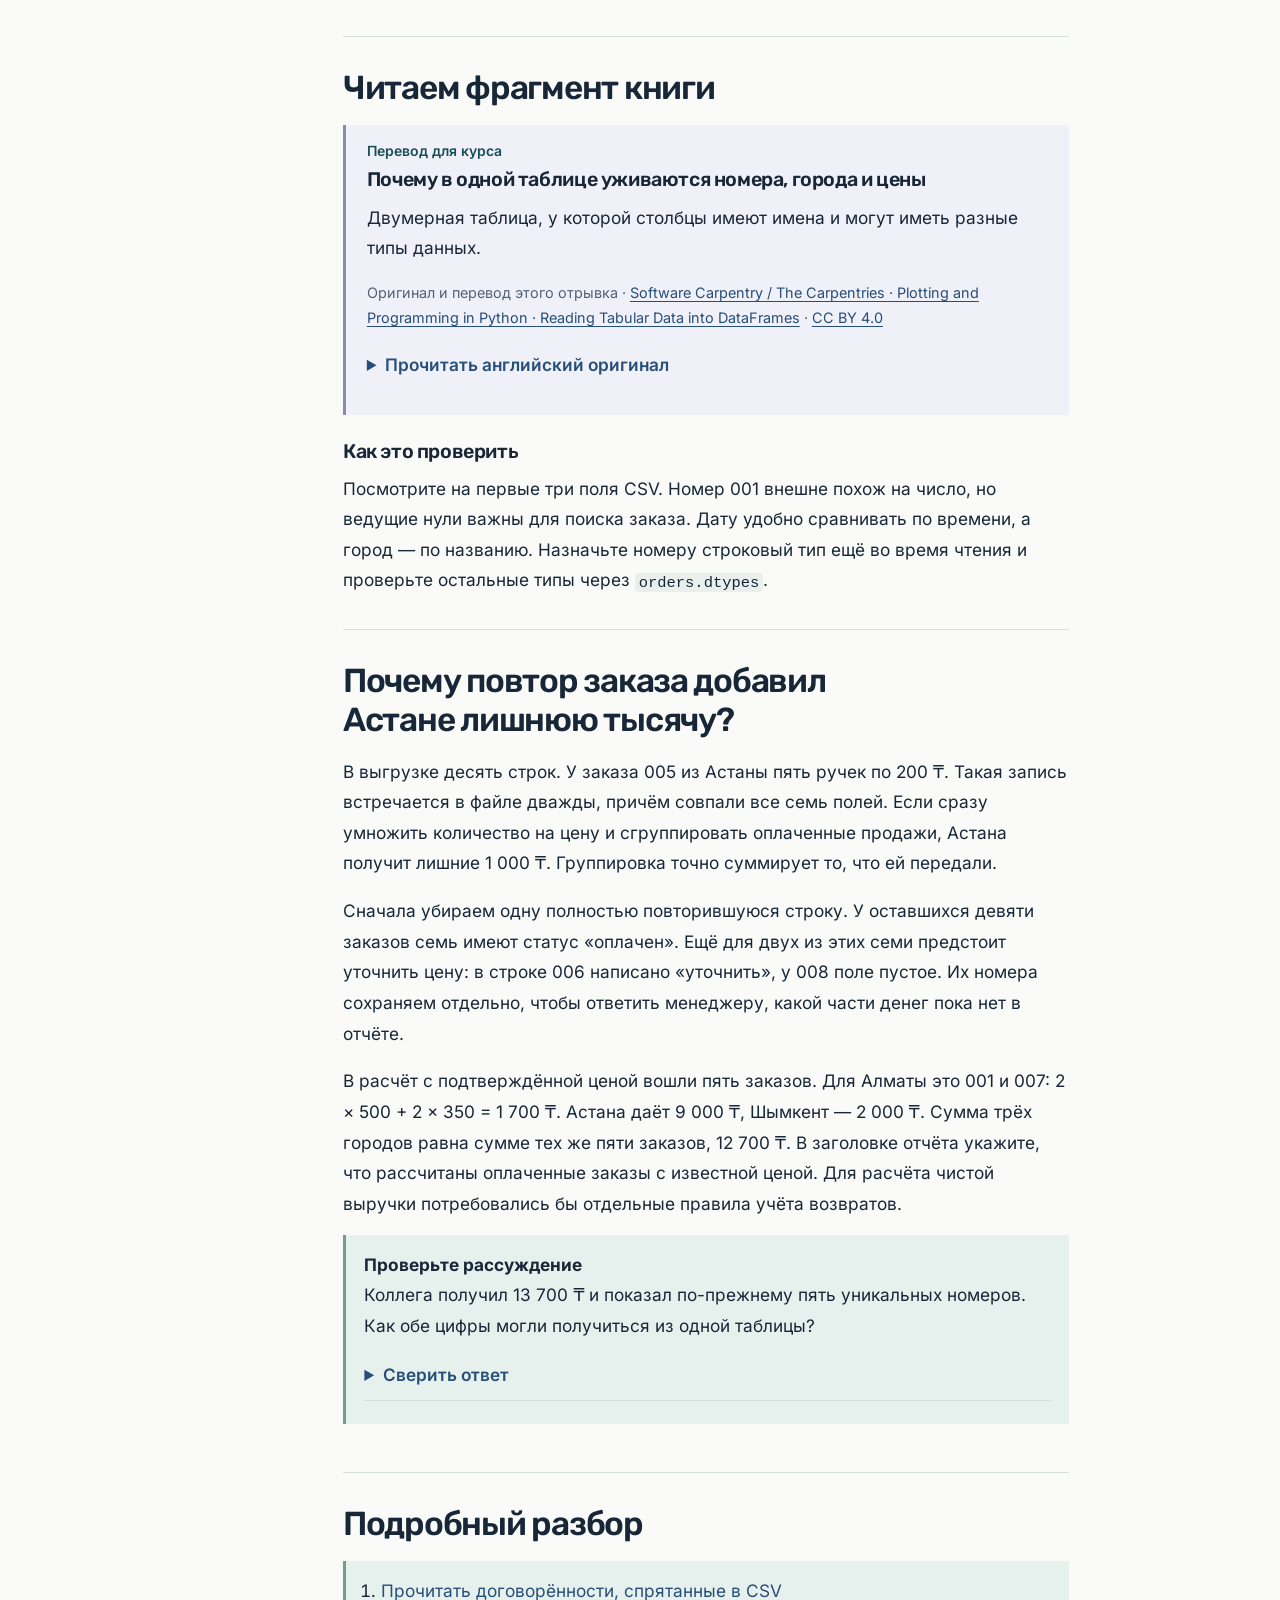
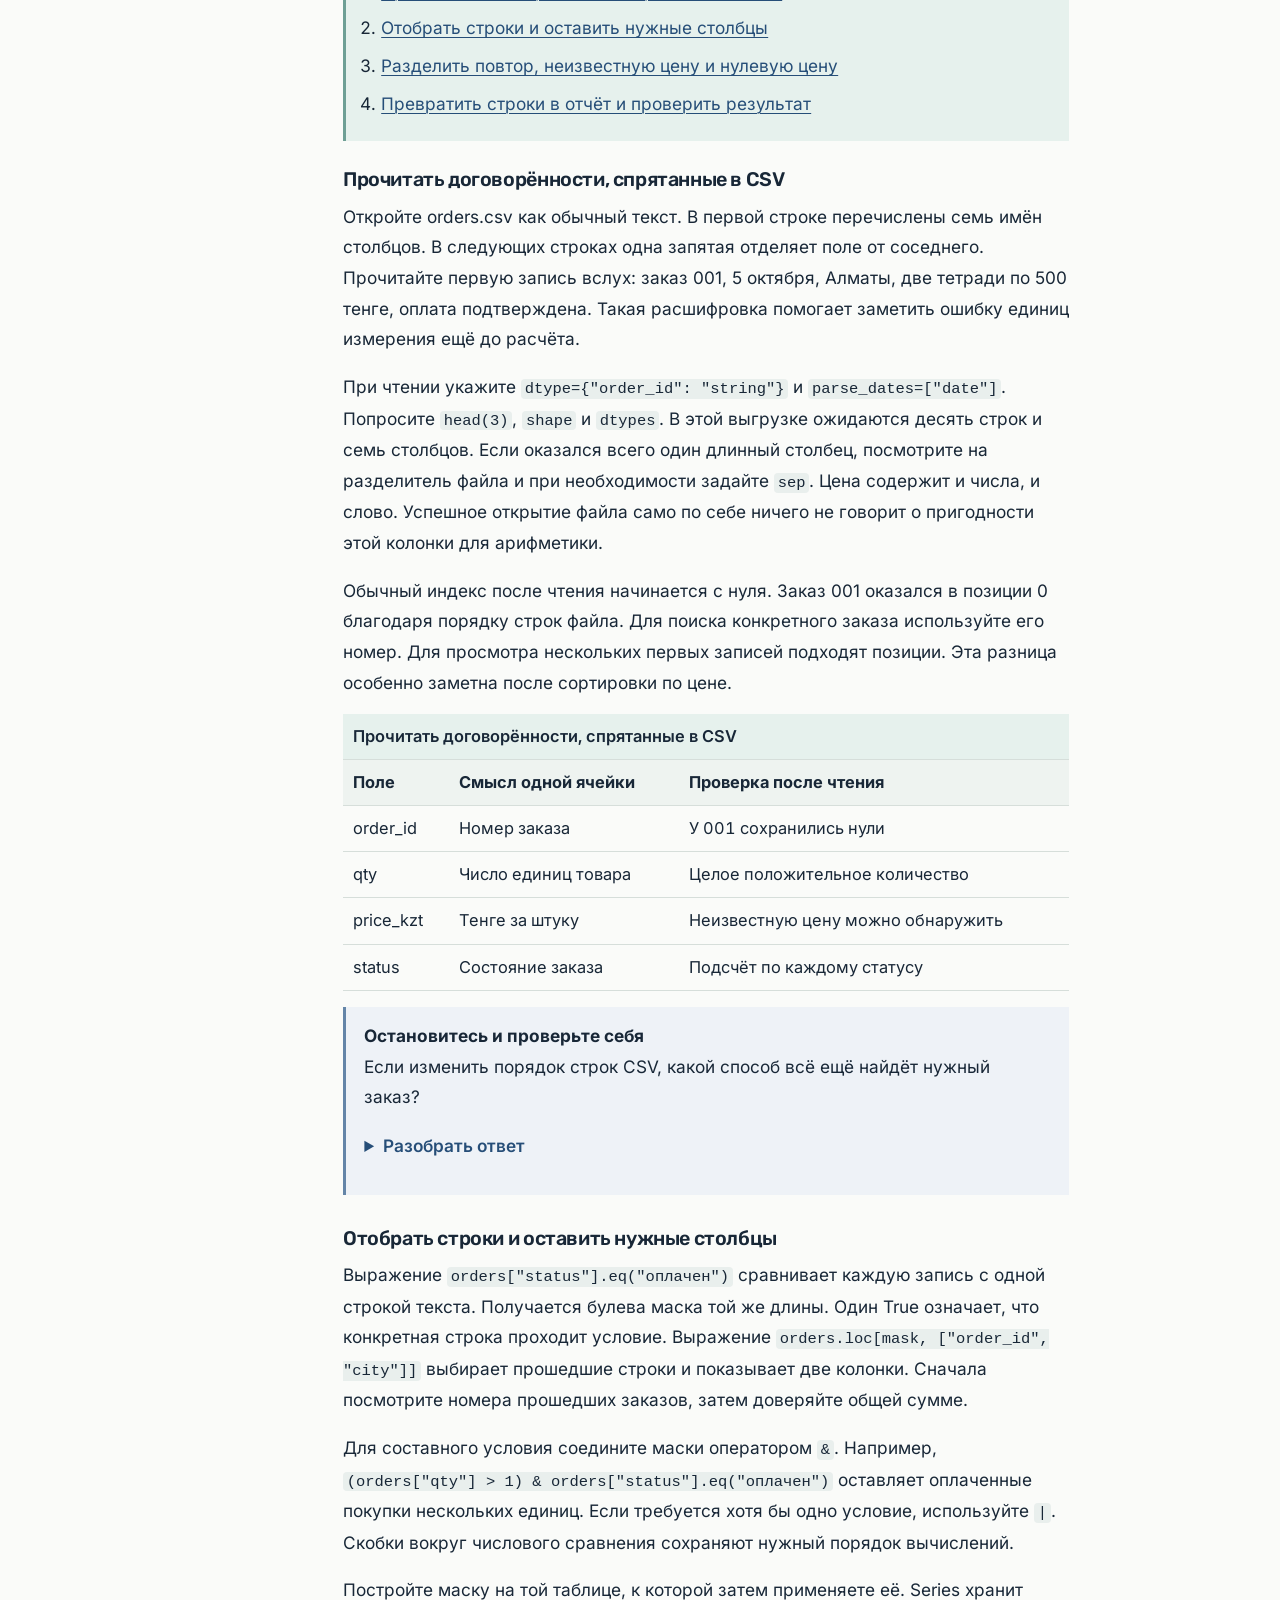
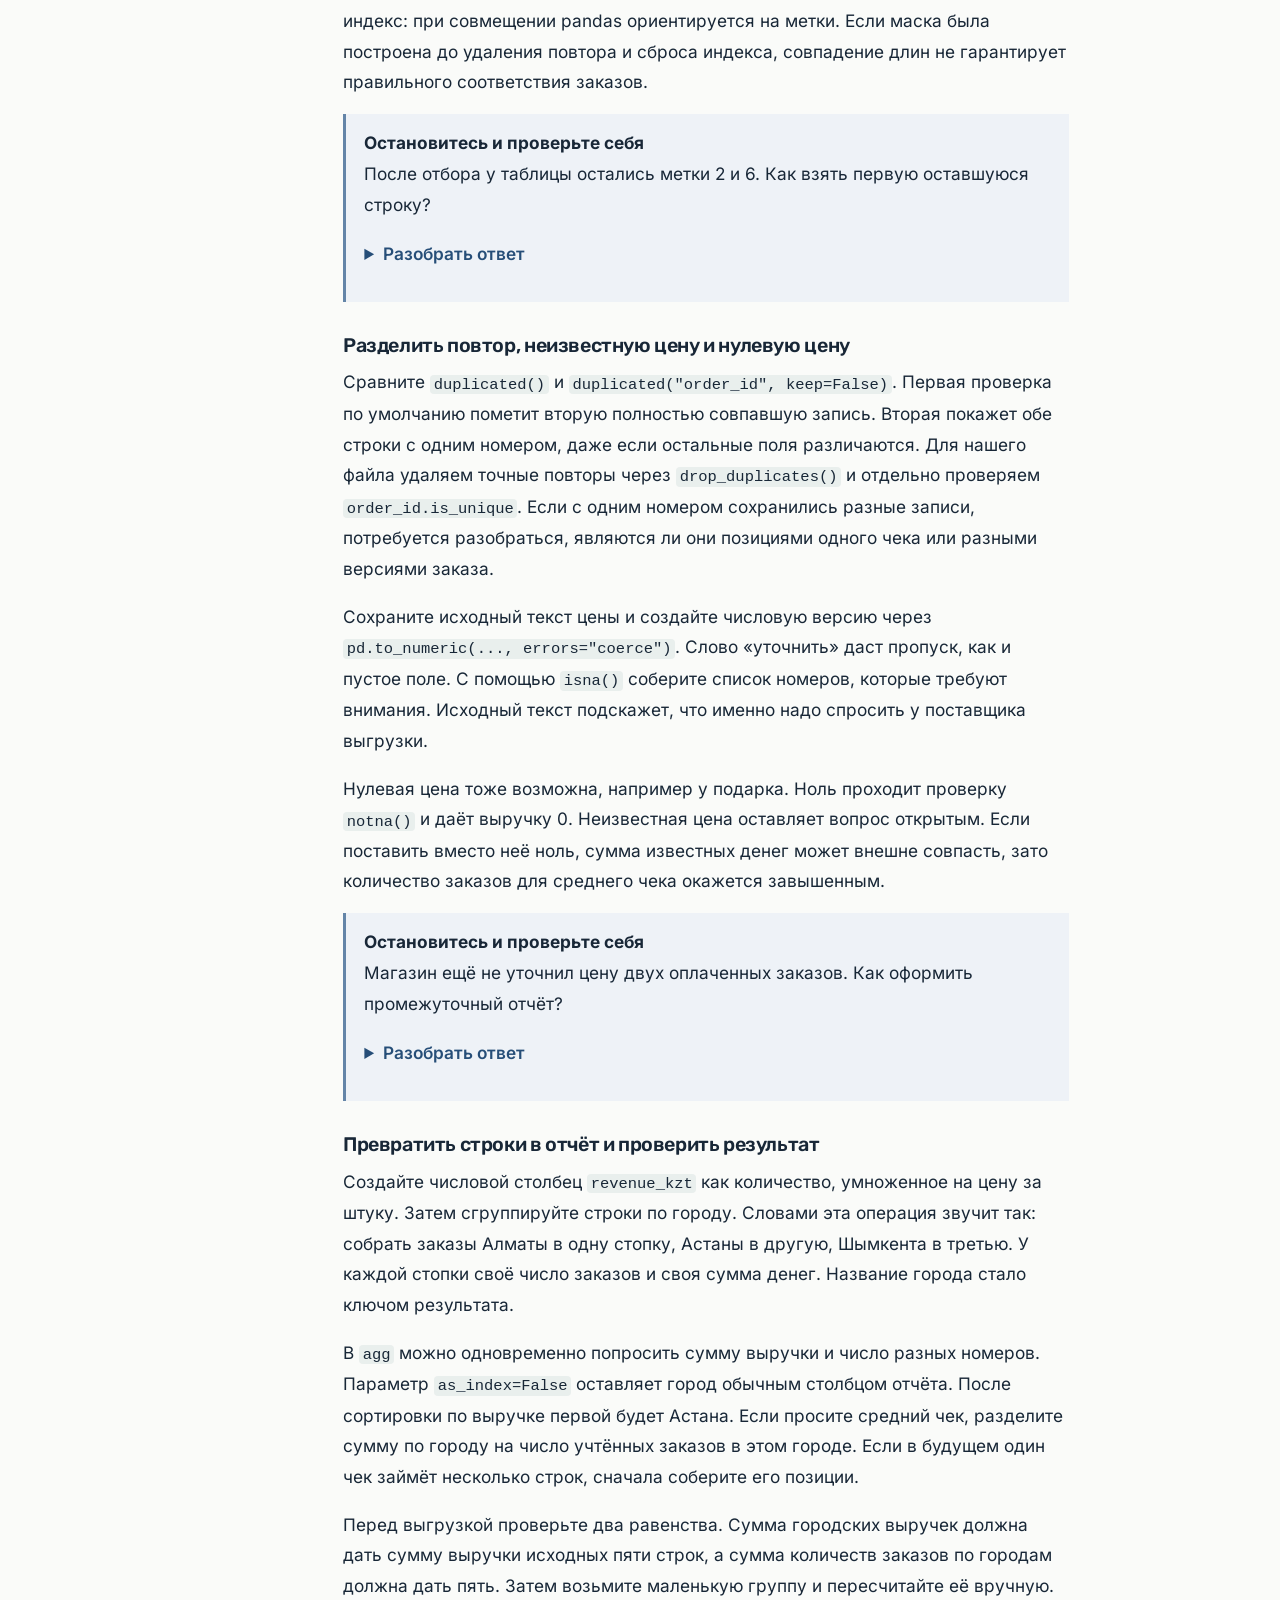
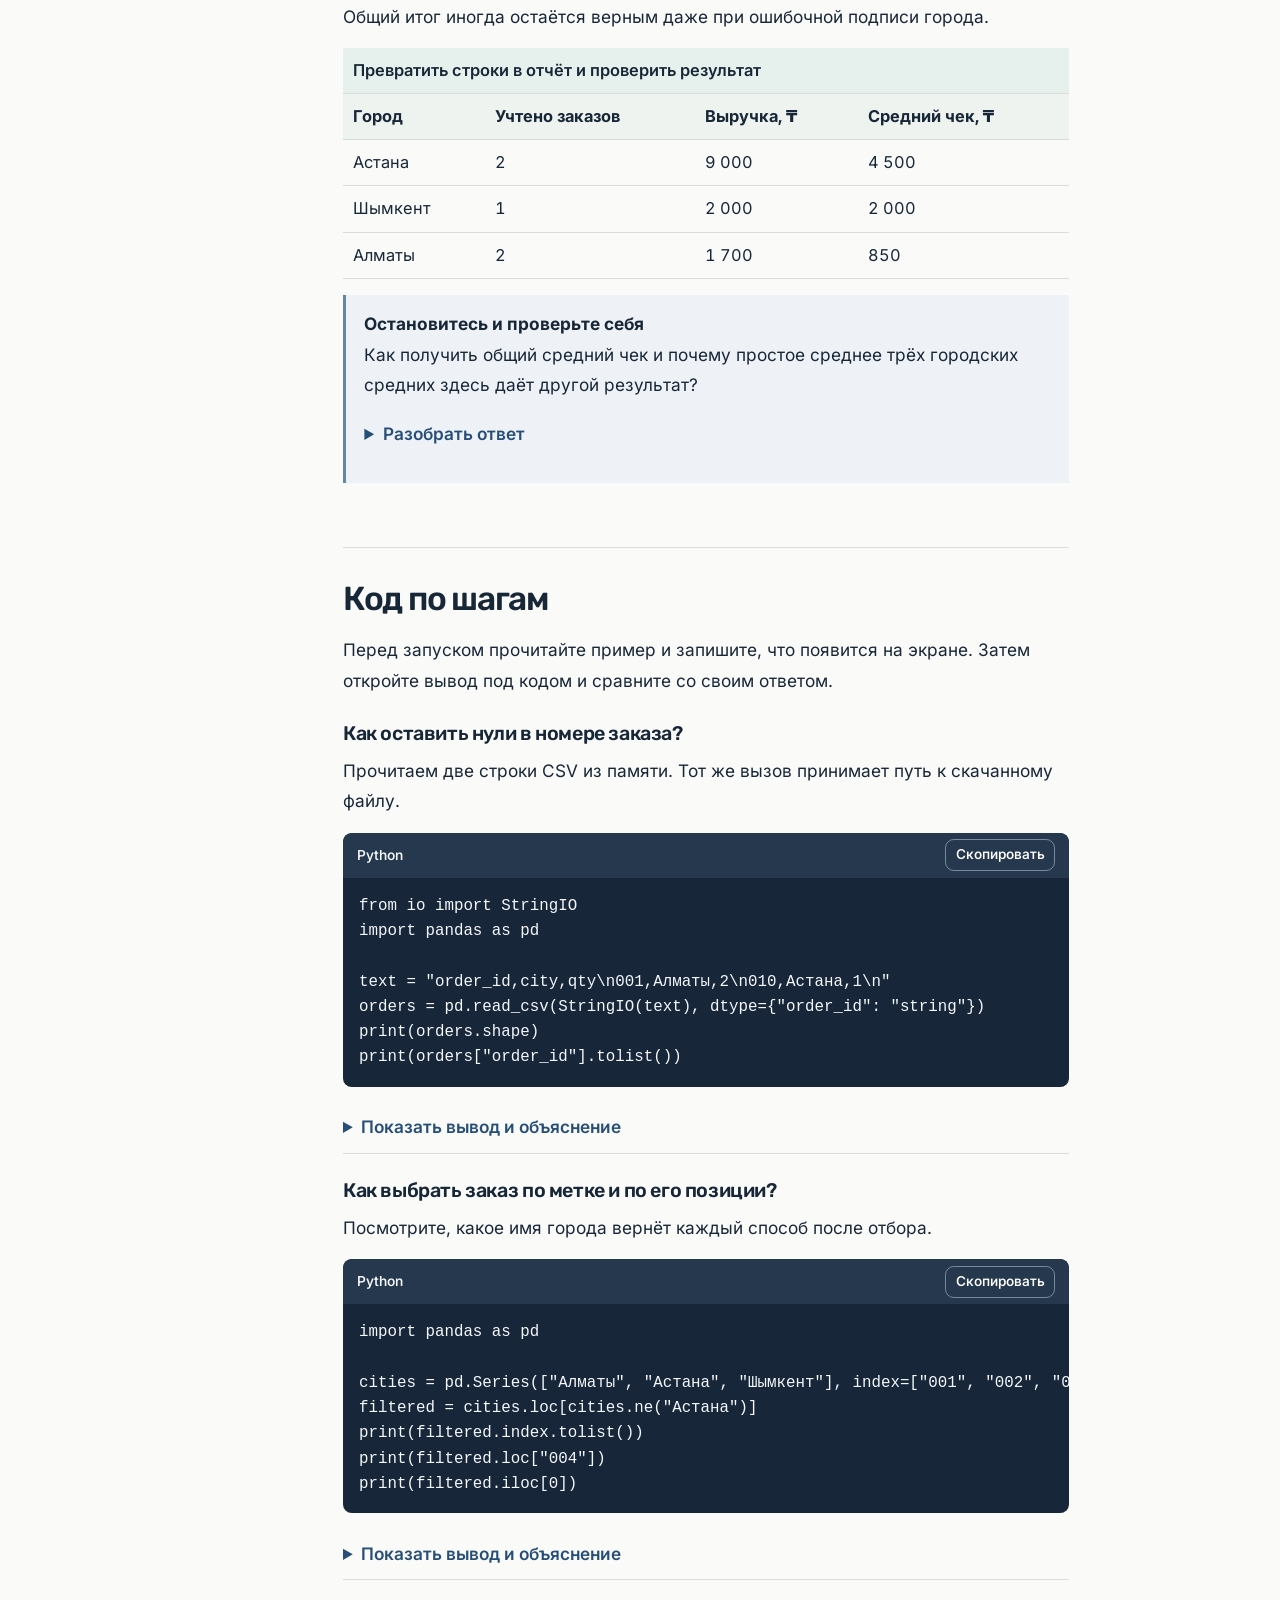
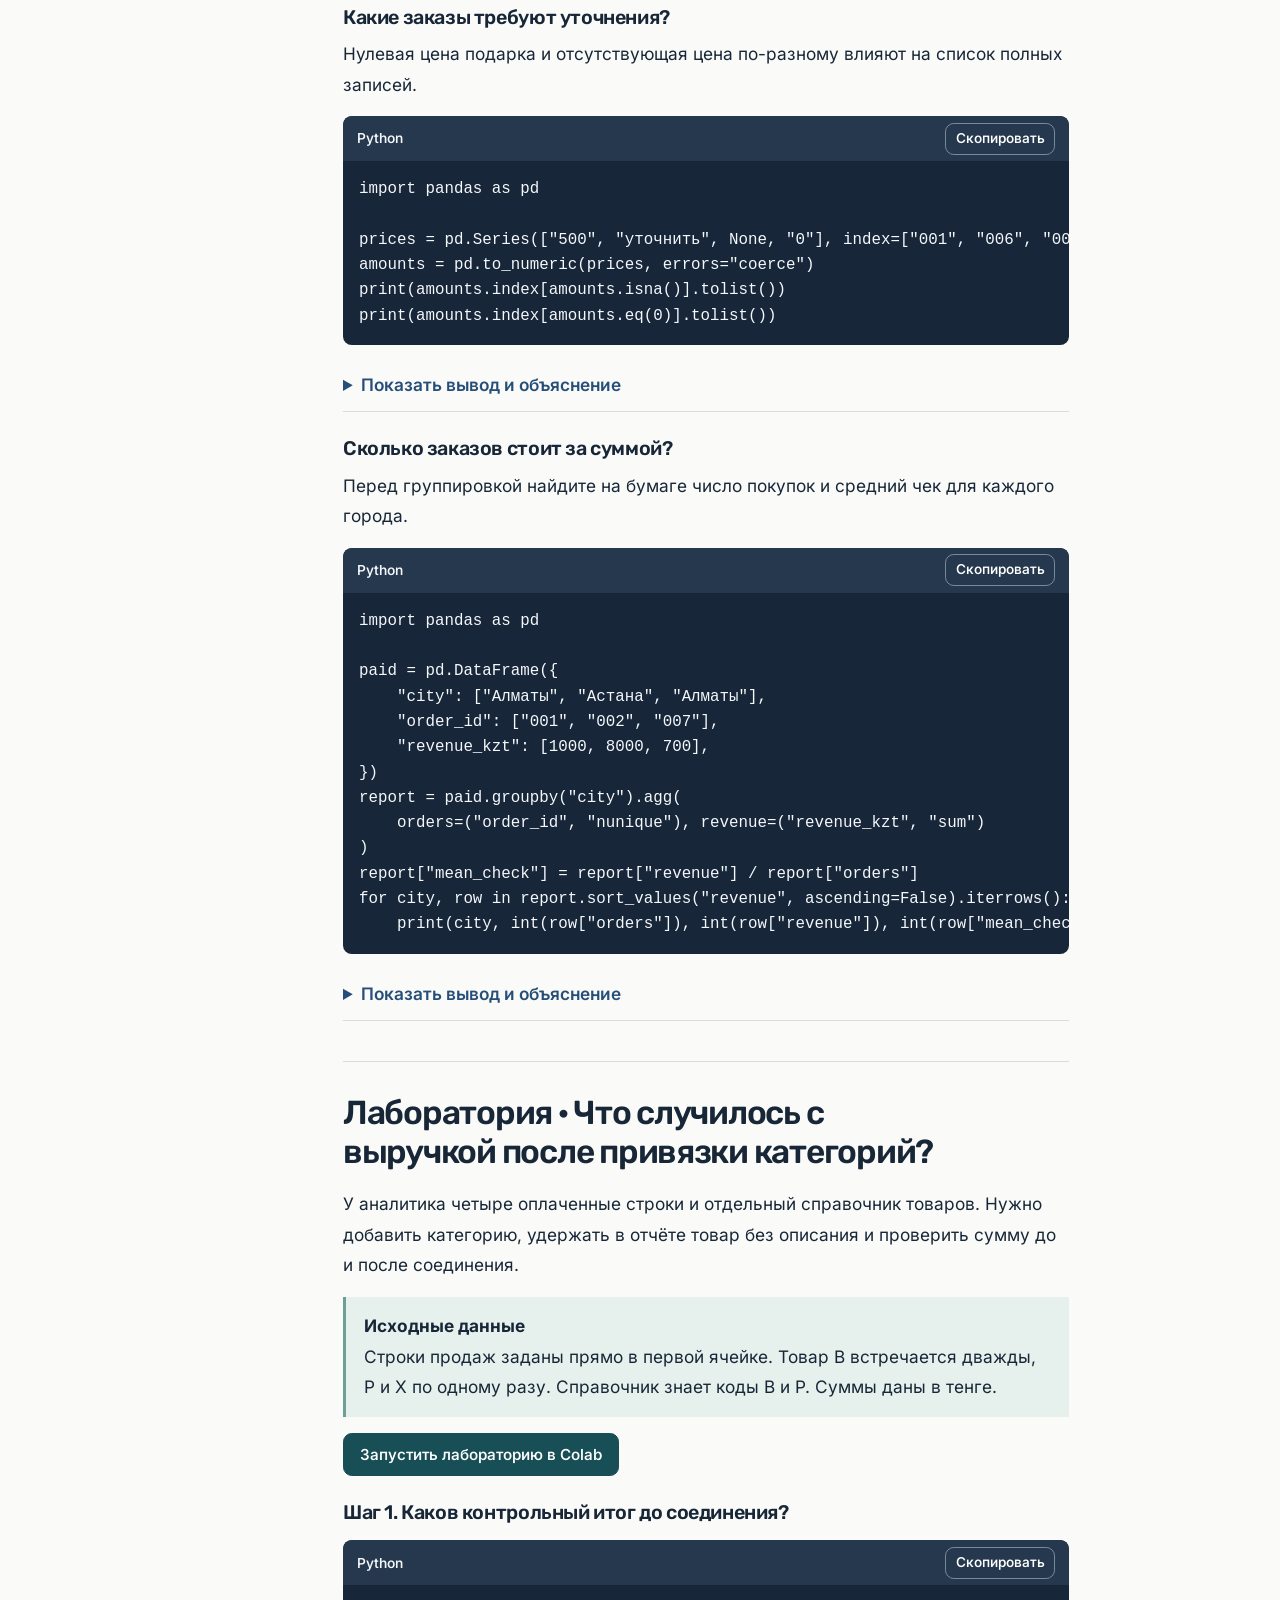
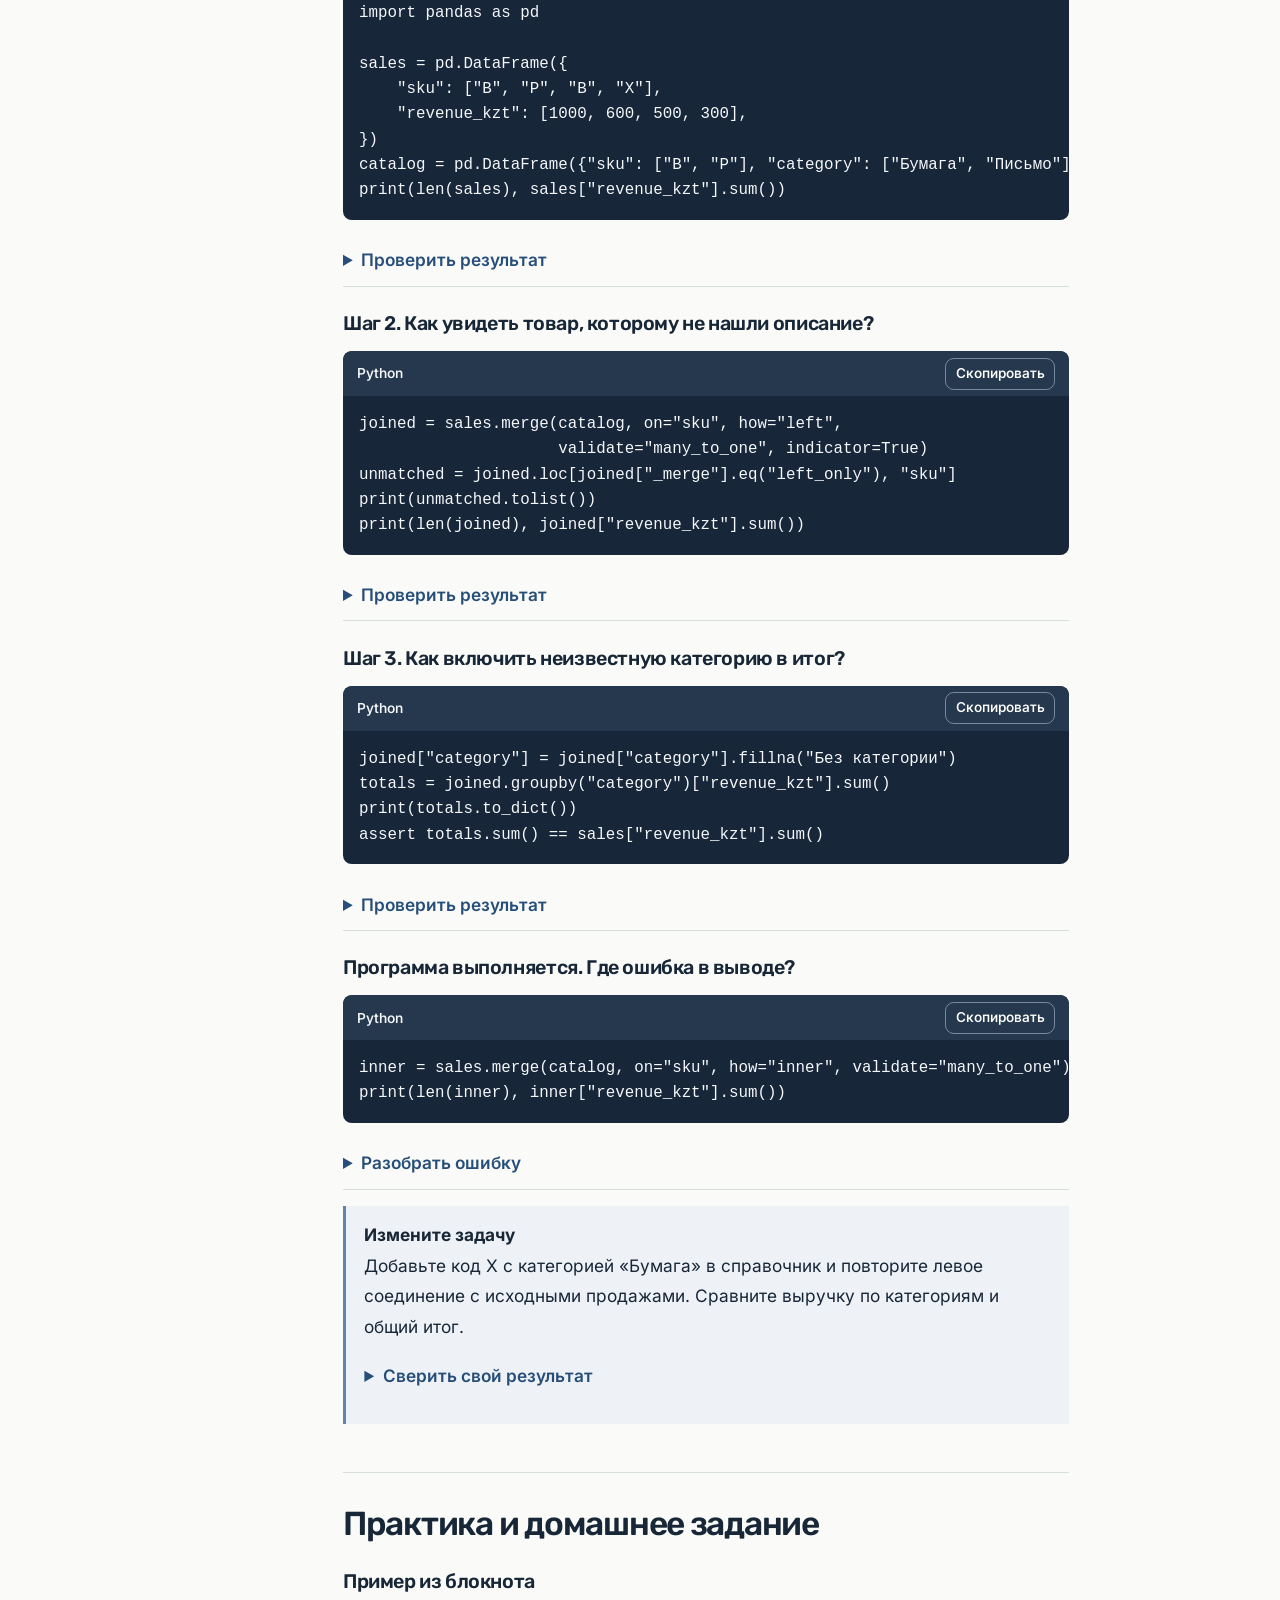
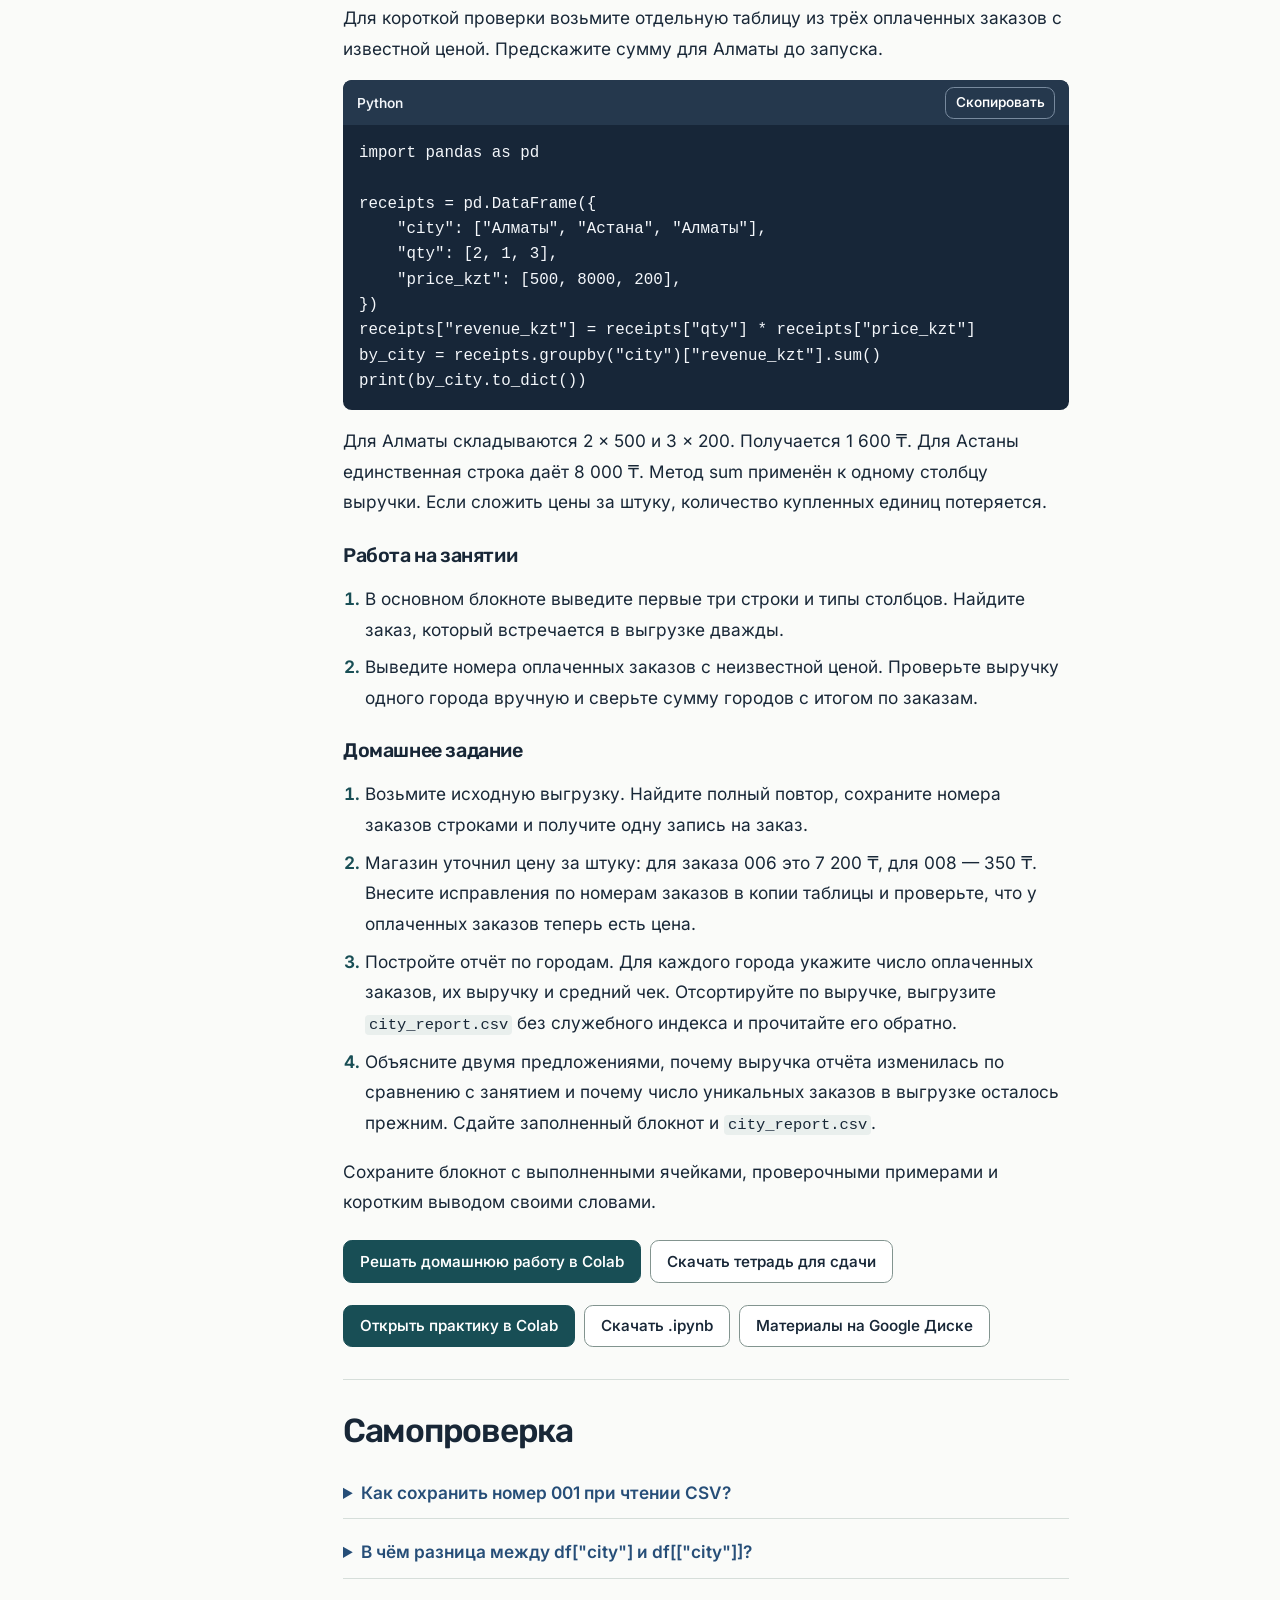
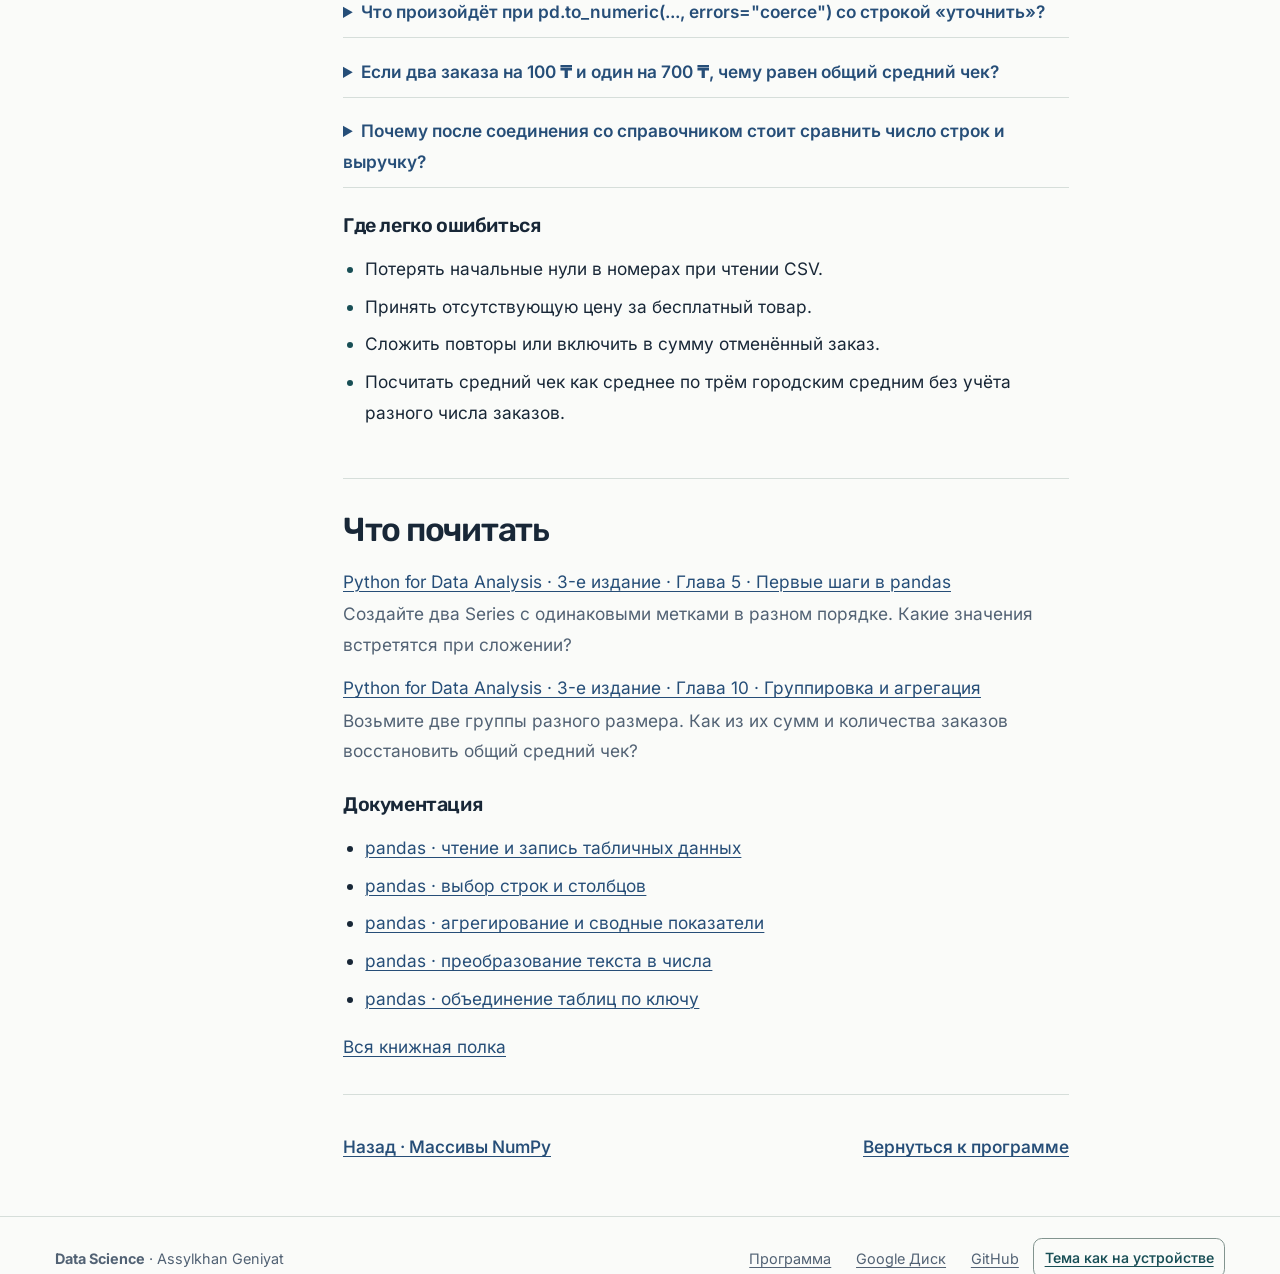
<file: lessons/10-pandas.html>
<!doctype html>
<html lang="ru">
<head>
  <meta charset="utf-8">
  <meta name="viewport" content="width=device-width,initial-scale=1">
  <meta id="dark-chrome" name="theme-color" content="#1b272b" media="screen and (prefers-color-scheme: dark)">
  <meta name="theme-color" content="#ffffff">
  <meta name="description" content="От CSV с пропусками и повторами до проверенного отчёта по городам: DataFrame, фильтры и groupby.">
  <title>Анализ таблиц с pandas · Tech Orda / BrainCode</title>
  <link rel="icon" href="data:,">
  <link rel="stylesheet" href="../assets/fonts/fonts.css">
  <link rel="stylesheet" href="../assets/style.css?v=ec7466c483f1">
  <link id="dark-palette" rel="stylesheet" href="../assets/dark.css?v=161d72ccf070" media="screen and (prefers-color-scheme: dark)">
  <noscript><style>.theme-toggle, .theme-system { display: none; }</style></noscript>
  <script src="../assets/theme.js?v=c96073bb852b"></script>
  <script src="../assets/site.js?v=9730c80c8783" defer></script>
</head>
<body data-page="lesson">
  <a class="skip" href="#content">К содержанию</a>
  <header class="mast"><div class="wrap mast-inner">
    <a class="brand" href="../index.html?v=a04a9e30a524"><strong>BrainCode</strong><span class="partners">Astana Hub · Tech Orda</span></a>
    <nav aria-label="Навигация курса"><a href="../index.html?v=a04a9e30a524">Главная</a><a href="../lessons/index.html?v=a04a9e30a524" aria-current="location">Программа</a><a href="../books.html?v=a04a9e30a524">Книги</a><a href="../materials.html?v=a04a9e30a524">Материалы</a></nav>
    <button class="theme-toggle" id="theme-toggle" type="button" aria-label="Тёмная тема" aria-pressed="false" title="Переключить тему">
      <span aria-hidden="true" class="theme-moon">☾</span><span aria-hidden="true" class="theme-sun">☀︎</span>
    </button>
  </div></header>
  <main id="content" class="wrap" tabindex="-1"><header class="lesson-head"><div class="eyebrow"><a href="index.html?v=a04a9e30a524">Программа</a> &nbsp;/&nbsp; Занятие 10</div><h1>Анализ таблиц с pandas</h1><p class="intro">От CSV с пропусками и повторами до проверенного отчёта по городам: DataFrame, фильтры и groupby.</p><div class="actions"><a href="https://colab.research.google.com/github/kuromi1kow/braincode-data-science/blob/main/notebooks/10-pandas.ipynb" class="btn primary">Открыть в Colab</a><a href="#practice" class="btn">К практике</a><a href="#homework" class="btn">К домашней работе</a></div></header><div class="layout"><aside class="rail"><details class="section-menu" open>
      <summary>Содержание</summary><nav aria-label="Содержание страницы"><a href="#start">С чего начать</a><a href="#book-text">Из книги</a><a href="#case">Разбор задачи</a><a href="#deeper">Подробный разбор</a><a href="#code">Код по шагам</a><a href="#workshop">Лаборатория</a><a href="#practice">Практика и ДЗ</a><a href="#quiz">Самопроверка</a><a href="#reading">Что почитать</a></nav>
<div class="reader-tools" hidden>
        <span class="smallcap">Размер текста</span>
        <div class="type-buttons">
          <button id="normal-type" aria-pressed="true" type="button">Обычный</button>
          <button id="large-type" aria-pressed="false" type="button">Крупный</button>
        </div>
      </div></details></aside><article class="reading"><section id="start"><h2>С чего начать</h2><p>Выгрузка магазина лежит в CSV. Менеджер просит назвать город с наибольшей выручкой от оплаченных заказов. За один заказ присланы две одинаковые строки, ещё у двух неизвестна цена. В этом уроке вы решите, какие строки участвуют в отчёте, и сможете показать, из каких заказов получилась каждая сумма.</p><h3>Что обозначает одна строка?</h3><p>В NumPy вы находили число по положению в массиве. В pandas удобно обратиться к столбцу по имени и одновременно хранить дату, город, статус и цену с разными типами. Если завтра в CSV поменяют местами город и цену, выражение <code>orders[&quot;price_kzt&quot;]</code> продолжит выбирать цену.</p><p>Уточните смысл записи прежде, чем что-либо суммировать. В нашей учебной выгрузке заказ содержит один вид товара. Поэтому после удаления точного повтора одна строка соответствует одному заказу. В магазине с несколькими товарами в чеке одинаковый номер мог бы встречаться в нескольких правильных строках.</p><dl><dt class="term">DataFrame</dt><dd>Двумерная таблица. В <code>orders.shape</code> первое число даёт количество строк, второе — столбцов.</dd><dt class="term">Series</dt><dd>Один столбец значений с метками строк. Сравнение <code>orders[&quot;qty&quot;] &gt; 1</code> даёт Series из True и False.</dd><dt class="term">Индекс</dt><dd>Метки строк. После фильтрации в индексе могут остаться 0, 3 и 6. <code>iloc[1]</code> возьмёт вторую оставшуюся запись, а <code>loc[3]</code> ищет запись с меткой 3.</dd></dl><div class="notes"><a href="../data/orders.csv" class="btn" download>Скачать orders.csv</a><p>В Colab данные уже встроены в первую ячейку чтения. Для работы локально положите CSV рядом с блокнотом. Вам понадобятся Jupyter и pandas. При необходимости установите библиотеку в ячейке командой <code>%pip install pandas</code>.</p><details><summary>Посмотреть исходные строки</summary><div class="scroll-table"><table><caption>orders.csv · строк: 10</caption><thead><tr><th scope="col">order_id</th><th scope="col">date</th><th scope="col">city</th><th scope="col">product</th><th scope="col">qty</th><th scope="col">price_kzt</th><th scope="col">status</th></tr></thead><tbody><tr><td>001</td><td>2026-10-05</td><td>Алматы</td><td>Тетрадь</td><td>2</td><td>500</td><td>оплачен</td></tr><tr><td>002</td><td>2026-10-05</td><td>Астана</td><td>Рюкзак</td><td>1</td><td>8000</td><td>оплачен</td></tr><tr><td>003</td><td>2026-10-06</td><td>Алматы</td><td>Ручка</td><td>3</td><td>200</td><td>отменён</td></tr><tr><td>004</td><td>2026-10-06</td><td>Шымкент</td><td>Тетрадь</td><td>4</td><td>500</td><td>оплачен</td></tr><tr><td>005</td><td>2026-10-07</td><td>Астана</td><td>Ручка</td><td>5</td><td>200</td><td>оплачен</td></tr><tr><td>006</td><td>2026-10-07</td><td>Алматы</td><td>Рюкзак</td><td>1</td><td>уточнить</td><td>оплачен</td></tr><tr><td>007</td><td>2026-10-08</td><td>Алматы</td><td>Маркер</td><td>2</td><td>350</td><td>оплачен</td></tr><tr><td>008</td><td>2026-10-08</td><td>Шымкент</td><td>Маркер</td><td>2</td><td>—</td><td>оплачен</td></tr><tr><td>009</td><td>2026-10-09</td><td>Астана</td><td>Тетрадь</td><td>3</td><td>500</td><td>возврат</td></tr><tr><td>005</td><td>2026-10-07</td><td>Астана</td><td>Ручка</td><td>5</td><td>200</td><td>оплачен</td></tr></tbody></table></div><p>Тире в таблице обозначает пустое поле CSV.</p></details></div></section><section id="book-text"><h2>Читаем фрагмент книги</h2><div class="book-excerpt"><div class="smallcap">Перевод для курса</div><h3>Почему в одной таблице уживаются номера, города и цены</h3><blockquote><p>Двумерная таблица, у которой столбцы имеют имена и могут иметь разные типы данных.</p></blockquote><p class="credit">Оригинал и перевод этого отрывка · <a href="https://swcarpentry.github.io/python-novice-gapminder/07-reading-tabular.html">Software Carpentry / The Carpentries · Plotting and Programming in Python · Reading Tabular Data into DataFrames</a> · <a href="https://creativecommons.org/licenses/by/4.0/">CC BY 4.0</a></p><details><summary>Прочитать английский оригинал</summary><div lang="en"><p>A 2-dimensional table whose columns have names and potentially have different data types.</p></div></details></div><h3>Как это проверить</h3><p>Посмотрите на первые три поля CSV. Номер 001 внешне похож на число, но ведущие нули важны для поиска заказа. Дату удобно сравнивать по времени, а город — по названию. Назначьте номеру строковый тип ещё во время чтения и проверьте остальные типы через <code>orders.dtypes</code>.</p></section><section id="case"><h2>Почему повтор заказа добавил Астане лишнюю тысячу?</h2><p>В выгрузке десять строк. У заказа 005 из Астаны пять ручек по 200 ₸. Такая запись встречается в файле дважды, причём совпали все семь полей. Если сразу умножить количество на цену и сгруппировать оплаченные продажи, Астана получит лишние 1 000 ₸. Группировка точно суммирует то, что ей передали.</p><p>Сначала убираем одну полностью повторившуюся строку. У оставшихся девяти заказов семь имеют статус «оплачен». Ещё для двух из этих семи предстоит уточнить цену: в строке 006 написано «уточнить», у 008 поле пустое. Их номера сохраняем отдельно, чтобы ответить менеджеру, какой части денег пока нет в отчёте.</p><p>В расчёт с подтверждённой ценой вошли пять заказов. Для Алматы это 001 и 007: 2 × 500 + 2 × 350 = 1 700 ₸. Астана даёт 9 000 ₸, Шымкент — 2 000 ₸. Сумма трёх городов равна сумме тех же пяти заказов, 12 700 ₸. В заголовке отчёта укажите, что рассчитаны оплаченные заказы с известной ценой. Для расчёта чистой выручки потребовались бы отдельные правила учёта возвратов.</p><div class="notes"><strong>Проверьте рассуждение</strong><p>Коллега получил 13 700 ₸ и показал по-прежнему пять уникальных номеров. Как обе цифры могли получиться из одной таблицы?</p><details><summary>Сверить ответ</summary><p>Оплаченный заказ 005 мог остаться дважды. Подсчёт разных номеров скроет повтор, а суммирование добавит 1 000 ₸. Сверьте число строк с числом уникальных номеров в таблице, которую передали в groupby.</p></details></div></section><section id="deeper"><h2>Подробный разбор</h2><ol class="inside-toc"><li><a href="#chapter-1">Прочитать договорённости, спрятанные в CSV</a></li><li><a href="#chapter-2">Отобрать строки и оставить нужные столбцы</a></li><li><a href="#chapter-3">Разделить повтор, неизвестную цену и нулевую цену</a></li><li><a href="#chapter-4">Превратить строки в отчёт и проверить результат</a></li></ol><div class="unit" id="chapter-1"><h3>Прочитать договорённости, спрятанные в CSV</h3><p>Откройте orders.csv как обычный текст. В первой строке перечислены семь имён столбцов. В следующих строках одна запятая отделяет поле от соседнего. Прочитайте первую запись вслух: заказ 001, 5 октября, Алматы, две тетради по 500 тенге, оплата подтверждена. Такая расшифровка помогает заметить ошибку единиц измерения ещё до расчёта.</p><p>При чтении укажите <code>dtype={&quot;order_id&quot;: &quot;string&quot;}</code> и <code>parse_dates=[&quot;date&quot;]</code>. Попросите <code>head(3)</code>, <code>shape</code> и <code>dtypes</code>. В этой выгрузке ожидаются десять строк и семь столбцов. Если оказался всего один длинный столбец, посмотрите на разделитель файла и при необходимости задайте <code>sep</code>. Цена содержит и числа, и слово. Успешное открытие файла само по себе ничего не говорит о пригодности этой колонки для арифметики.</p><p>Обычный индекс после чтения начинается с нуля. Заказ 001 оказался в позиции 0 благодаря порядку строк файла. Для поиска конкретного заказа используйте его номер. Для просмотра нескольких первых записей подходят позиции. Эта разница особенно заметна после сортировки по цене.</p><div class="scroll-table"><table><caption>Прочитать договорённости, спрятанные в CSV</caption><thead><tr><th scope="col">Поле</th><th scope="col">Смысл одной ячейки</th><th scope="col">Проверка после чтения</th></tr></thead><tbody><tr><td>order_id</td><td>Номер заказа</td><td>У 001 сохранились нули</td></tr><tr><td>qty</td><td>Число единиц товара</td><td>Целое положительное количество</td></tr><tr><td>price_kzt</td><td>Тенге за штуку</td><td>Неизвестную цену можно обнаружить</td></tr><tr><td>status</td><td>Состояние заказа</td><td>Подсчёт по каждому статусу</td></tr></tbody></table></div><div class="checkpoint"><strong>Остановитесь и проверьте себя</strong><p>Если изменить порядок строк CSV, какой способ всё ещё найдёт нужный заказ?</p><details><summary>Разобрать ответ</summary><p>Сравнение <code>orders[&quot;order_id&quot;].eq(&quot;001&quot;)</code> выберет нужный номер в любом месте файла. Чтобы убедиться в единственности, проверьте число совпадений.</p></details></div></div><div class="unit" id="chapter-2"><h3>Отобрать строки и оставить нужные столбцы</h3><p>Выражение <code>orders[&quot;status&quot;].eq(&quot;оплачен&quot;)</code> сравнивает каждую запись с одной строкой текста. Получается булева маска той же длины. Один True означает, что конкретная строка проходит условие. Выражение <code>orders.loc[mask, [&quot;order_id&quot;, &quot;city&quot;]]</code> выбирает прошедшие строки и показывает две колонки. Сначала посмотрите номера прошедших заказов, затем доверяйте общей сумме.</p><p>Для составного условия соедините маски оператором <code>&amp;</code>. Например, <code>(orders[&quot;qty&quot;] &gt; 1) &amp; orders[&quot;status&quot;].eq(&quot;оплачен&quot;)</code> оставляет оплаченные покупки нескольких единиц. Если требуется хотя бы одно условие, используйте <code>|</code>. Скобки вокруг числового сравнения сохраняют нужный порядок вычислений.</p><p>Постройте маску на той таблице, к которой затем применяете её. Series хранит индекс: при совмещении pandas ориентируется на метки. Если маска была построена до удаления повтора и сброса индекса, совпадение длин не гарантирует правильного соответствия заказов.</p><div class="checkpoint"><strong>Остановитесь и проверьте себя</strong><p>После отбора у таблицы остались метки 2 и 6. Как взять первую оставшуюся строку?</p><details><summary>Разобрать ответ</summary><p>Вызов <code>iloc[0]</code> берёт первую позицию. При обращении по метке тому же заказу соответствует <code>loc[2]</code>.</p></details></div></div><div class="unit" id="chapter-3"><h3>Разделить повтор, неизвестную цену и нулевую цену</h3><p>Сравните <code>duplicated()</code> и <code>duplicated(&quot;order_id&quot;, keep=False)</code>. Первая проверка по умолчанию пометит вторую полностью совпавшую запись. Вторая покажет обе строки с одним номером, даже если остальные поля различаются. Для нашего файла удаляем точные повторы через <code>drop_duplicates()</code> и отдельно проверяем <code>order_id.is_unique</code>. Если с одним номером сохранились разные записи, потребуется разобраться, являются ли они позициями одного чека или разными версиями заказа.</p><p>Сохраните исходный текст цены и создайте числовую версию через <code>pd.to_numeric(..., errors=&quot;coerce&quot;)</code>. Слово «уточнить» даст пропуск, как и пустое поле. С помощью <code>isna()</code> соберите список номеров, которые требуют внимания. Исходный текст подскажет, что именно надо спросить у поставщика выгрузки.</p><p>Нулевая цена тоже возможна, например у подарка. Ноль проходит проверку <code>notna()</code> и даёт выручку 0. Неизвестная цена оставляет вопрос открытым. Если поставить вместо неё ноль, сумма известных денег может внешне совпасть, зато количество заказов для среднего чека окажется завышенным.</p><div class="checkpoint"><strong>Остановитесь и проверьте себя</strong><p>Магазин ещё не уточнил цену двух оплаченных заказов. Как оформить промежуточный отчёт?</p><details><summary>Разобрать ответ</summary><p>Вынесите заказы 006 и 008 в список для уточнения. Подпишите основной результат как сумму пяти оплаченных заказов с известной ценой. Полезно показать рядом обе величины: пять учтено, два ждут уточнения.</p></details></div></div><div class="unit" id="chapter-4"><h3>Превратить строки в отчёт и проверить результат</h3><p>Создайте числовой столбец <code>revenue_kzt</code> как количество, умноженное на цену за штуку. Затем сгруппируйте строки по городу. Словами эта операция звучит так: собрать заказы Алматы в одну стопку, Астаны в другую, Шымкента в третью. У каждой стопки своё число заказов и своя сумма денег. Название города стало ключом результата.</p><p>В <code>agg</code> можно одновременно попросить сумму выручки и число разных номеров. Параметр <code>as_index=False</code> оставляет город обычным столбцом отчёта. После сортировки по выручке первой будет Астана. Если просите средний чек, разделите сумму по городу на число учтённых заказов в этом городе. Если в будущем один чек займёт несколько строк, сначала соберите его позиции.</p><p>Перед выгрузкой проверьте два равенства. Сумма городских выручек должна дать сумму выручки исходных пяти строк, а сумма количеств заказов по городам должна дать пять. Затем возьмите маленькую группу и пересчитайте её вручную. Общий итог иногда остаётся верным даже при ошибочной подписи города.</p><div class="scroll-table"><table><caption>Превратить строки в отчёт и проверить результат</caption><thead><tr><th scope="col">Город</th><th scope="col">Учтено заказов</th><th scope="col">Выручка, ₸</th><th scope="col">Средний чек, ₸</th></tr></thead><tbody><tr><td>Астана</td><td>2</td><td>9 000</td><td>4 500</td></tr><tr><td>Шымкент</td><td>1</td><td>2 000</td><td>2 000</td></tr><tr><td>Алматы</td><td>2</td><td>1 700</td><td>850</td></tr></tbody></table></div><div class="checkpoint"><strong>Остановитесь и проверьте себя</strong><p>Как получить общий средний чек и почему простое среднее трёх городских средних здесь даёт другой результат?</p><details><summary>Разобрать ответ</summary><p>Общий средний чек равен 12 700 / 5 = 2 540 ₸. В Алматы и Астане по два заказа, в Шымкенте один. Среднее трёх городских средних придало бы каждому городу одинаковый вес.</p></details></div></div></section><section id="code"><h2>Код по шагам</h2><p>Перед запуском прочитайте пример и запишите, что появится на экране. Затем откройте вывод под кодом и сравните со своим ответом.</p><h3>Как оставить нули в номере заказа?</h3><p>Прочитаем две строки CSV из памяти. Тот же вызов принимает путь к скачанному файлу.</p><div class="codebox"><div class="codebar"><span>Python</span><button type="button" aria-label="Скопировать пример кода">Скопировать</button></div><pre><code>from io import StringIO
import pandas as pd

text = &quot;order_id,city,qty\n001,Алматы,2\n010,Астана,1\n&quot;
orders = pd.read_csv(StringIO(text), dtype={&quot;order_id&quot;: &quot;string&quot;})
print(orders.shape)
print(orders[&quot;order_id&quot;].tolist())</code></pre></div><details><summary>Показать вывод и объяснение</summary><pre class="out">(2, 3)
[&#x27;001&#x27;, &#x27;010&#x27;]</pre><p>Кортеж (2, 3) означает две строки и три столбца. Тип номера указан до чтения, поэтому 001 и 010 сохранились в исходном виде.</p></details><h3>Как выбрать заказ по метке и по его позиции?</h3><p>Посмотрите, какое имя города вернёт каждый способ после отбора.</p><div class="codebox"><div class="codebar"><span>Python</span><button type="button" aria-label="Скопировать пример кода">Скопировать</button></div><pre><code>import pandas as pd

cities = pd.Series([&quot;Алматы&quot;, &quot;Астана&quot;, &quot;Шымкент&quot;], index=[&quot;001&quot;, &quot;002&quot;, &quot;004&quot;])
filtered = cities.loc[cities.ne(&quot;Астана&quot;)]
print(filtered.index.tolist())
print(filtered.loc[&quot;004&quot;])
print(filtered.iloc[0])</code></pre></div><details><summary>Показать вывод и объяснение</summary><pre class="out">[&#x27;001&#x27;, &#x27;004&#x27;]
Шымкент
Алматы</pre><p>Вызов loc ищет номер 004, даже если записи переставить местами. Вызов iloc вернул первый город из текущего порядка.</p></details><h3>Какие заказы требуют уточнения?</h3><p>Нулевая цена подарка и отсутствующая цена по-разному влияют на список полных записей.</p><div class="codebox"><div class="codebar"><span>Python</span><button type="button" aria-label="Скопировать пример кода">Скопировать</button></div><pre><code>import pandas as pd

prices = pd.Series([&quot;500&quot;, &quot;уточнить&quot;, None, &quot;0&quot;], index=[&quot;001&quot;, &quot;006&quot;, &quot;008&quot;, &quot;010&quot;])
amounts = pd.to_numeric(prices, errors=&quot;coerce&quot;)
print(amounts.index[amounts.isna()].tolist())
print(amounts.index[amounts.eq(0)].tolist())</code></pre></div><details><summary>Показать вывод и объяснение</summary><pre class="out">[&#x27;006&#x27;, &#x27;008&#x27;]
[&#x27;010&#x27;]</pre><p>В первом результате два номера с неизвестной ценой. Во втором — заказ с установленной нулевой ценой.</p></details><h3>Сколько заказов стоит за суммой?</h3><p>Перед группировкой найдите на бумаге число покупок и средний чек для каждого города.</p><div class="codebox"><div class="codebar"><span>Python</span><button type="button" aria-label="Скопировать пример кода">Скопировать</button></div><pre><code>import pandas as pd

paid = pd.DataFrame({
    &quot;city&quot;: [&quot;Алматы&quot;, &quot;Астана&quot;, &quot;Алматы&quot;],
    &quot;order_id&quot;: [&quot;001&quot;, &quot;002&quot;, &quot;007&quot;],
    &quot;revenue_kzt&quot;: [1000, 8000, 700],
})
report = paid.groupby(&quot;city&quot;).agg(
    orders=(&quot;order_id&quot;, &quot;nunique&quot;), revenue=(&quot;revenue_kzt&quot;, &quot;sum&quot;)
)
report[&quot;mean_check&quot;] = report[&quot;revenue&quot;] / report[&quot;orders&quot;]
for city, row in report.sort_values(&quot;revenue&quot;, ascending=False).iterrows():
    print(city, int(row[&quot;orders&quot;]), int(row[&quot;revenue&quot;]), int(row[&quot;mean_check&quot;]))</code></pre></div><details><summary>Показать вывод и объяснение</summary><pre class="out">Астана 1 8000 8000
Алматы 2 1700 850</pre><p>Это маленькая выборка из трёх заказов для проверки формулы. Две покупки Алматы дают чек 850 ₸ в среднем. Сортировка меняет порядок строк отчёта и сохраняет суммы.</p></details></section><section id="workshop"><h2>Лаборатория · Что случилось с выручкой после привязки категорий?</h2><p>У аналитика четыре оплаченные строки и отдельный справочник товаров. Нужно добавить категорию, удержать в отчёте товар без описания и проверить сумму до и после соединения.</p><div class="notes"><strong>Исходные данные</strong><p>Строки продаж заданы прямо в первой ячейке. Товар B встречается дважды, P и X по одному разу. Справочник знает коды B и P. Суммы даны в тенге.</p></div><a href="https://colab.research.google.com/github/kuromi1kow/braincode-data-science/blob/main/notebooks/10-pandas-workshop.ipynb" class="btn primary">Запустить лабораторию в Colab</a><h3>Шаг 1. Каков контрольный итог до соединения?</h3><div class="codebox"><div class="codebar"><span>Python</span><button type="button" aria-label="Скопировать пример кода">Скопировать</button></div><pre><code>import pandas as pd

sales = pd.DataFrame({
    &quot;sku&quot;: [&quot;B&quot;, &quot;P&quot;, &quot;B&quot;, &quot;X&quot;],
    &quot;revenue_kzt&quot;: [1000, 600, 500, 300],
})
catalog = pd.DataFrame({&quot;sku&quot;: [&quot;B&quot;, &quot;P&quot;], &quot;category&quot;: [&quot;Бумага&quot;, &quot;Письмо&quot;]})
print(len(sales), sales[&quot;revenue_kzt&quot;].sum())</code></pre></div><details><summary>Проверить результат</summary><pre class="out">4 2400</pre><p>Четыре строки дают 2 400 ₸. Код B законно встречается в продажах дважды. В справочнике каждому коду соответствует одна запись.</p></details><h3>Шаг 2. Как увидеть товар, которому не нашли описание?</h3><div class="codebox"><div class="codebar"><span>Python</span><button type="button" aria-label="Скопировать пример кода">Скопировать</button></div><pre><code>joined = sales.merge(catalog, on=&quot;sku&quot;, how=&quot;left&quot;,
                     validate=&quot;many_to_one&quot;, indicator=True)
unmatched = joined.loc[joined[&quot;_merge&quot;].eq(&quot;left_only&quot;), &quot;sku&quot;]
print(unmatched.tolist())
print(len(joined), joined[&quot;revenue_kzt&quot;].sum())</code></pre></div><details><summary>Проверить результат</summary><pre class="out">[&#x27;X&#x27;]
4 2400</pre><p>Левое соединение оставило все продажи. Индикатор показывает, где отсутствует совпадение справа. Проверка many_to_one потребует уникальных ключей в справочнике.</p></details><h3>Шаг 3. Как включить неизвестную категорию в итог?</h3><div class="codebox"><div class="codebar"><span>Python</span><button type="button" aria-label="Скопировать пример кода">Скопировать</button></div><pre><code>joined[&quot;category&quot;] = joined[&quot;category&quot;].fillna(&quot;Без категории&quot;)
totals = joined.groupby(&quot;category&quot;)[&quot;revenue_kzt&quot;].sum()
print(totals.to_dict())
assert totals.sum() == sales[&quot;revenue_kzt&quot;].sum()</code></pre></div><details><summary>Проверить результат</summary><pre class="out">{&#x27;Без категории&#x27;: 300, &#x27;Бумага&#x27;: 1500, &#x27;Письмо&#x27;: 600}</pre><p>Здесь пропуск означает неизвестную категорию. Мы присвоили ей явное имя и сохранили сумму 300 ₸ в отдельной строке. Денежные значения остались исходными.</p></details><h3>Программа выполняется. Где ошибка в выводе?</h3><div class="codebox"><div class="codebar"><span>Python</span><button type="button" aria-label="Скопировать пример кода">Скопировать</button></div><pre><code>inner = sales.merge(catalog, on=&quot;sku&quot;, how=&quot;inner&quot;, validate=&quot;many_to_one&quot;)
print(len(inner), inner[&quot;revenue_kzt&quot;].sum())</code></pre></div><details><summary>Разобрать ошибку</summary><pre class="out">3 2100</pre><p>Внутреннее соединение исключило товар X. Три оставшиеся строки арифметически корректны, но теперь в отчёте потеряны 300 ₸.</p></details><div class="checkpoint"><strong>Измените задачу</strong><p>Добавьте код X с категорией «Бумага» в справочник и повторите левое соединение с исходными продажами. Сравните выручку по категориям и общий итог.</p><details><summary>Сверить свой результат</summary><p>Пустых соответствий больше нет. «Бумага» даёт 1 800 ₸, «Письмо» — 600 ₸. Всего по-прежнему четыре строки и 2 400 ₸.</p></details></div></section><section id="practice"><h2>Практика и домашнее задание</h2><h3>Пример из блокнота</h3><p>Для короткой проверки возьмите отдельную таблицу из трёх оплаченных заказов с известной ценой. Предскажите сумму для Алматы до запуска.</p><div class="codebox"><div class="codebar"><span>Python</span><button type="button" aria-label="Скопировать пример кода">Скопировать</button></div><pre><code>import pandas as pd

receipts = pd.DataFrame({
    &quot;city&quot;: [&quot;Алматы&quot;, &quot;Астана&quot;, &quot;Алматы&quot;],
    &quot;qty&quot;: [2, 1, 3],
    &quot;price_kzt&quot;: [500, 8000, 200],
})
receipts[&quot;revenue_kzt&quot;] = receipts[&quot;qty&quot;] * receipts[&quot;price_kzt&quot;]
by_city = receipts.groupby(&quot;city&quot;)[&quot;revenue_kzt&quot;].sum()
print(by_city.to_dict())</code></pre></div><p>Для Алматы складываются 2 × 500 и 3 × 200. Получается 1 600 ₸. Для Астаны единственная строка даёт 8 000 ₸. Метод sum применён к одному столбцу выручки. Если сложить цены за штуку, количество купленных единиц потеряется.</p><h3>Работа на занятии</h3><ol class="exercise"><li>В основном блокноте выведите первые три строки и типы столбцов. Найдите заказ, который встречается в выгрузке дважды.</li><li>Выведите номера оплаченных заказов с неизвестной ценой. Проверьте выручку одного города вручную и сверьте сумму городов с итогом по заказам.</li></ol><h3 id="homework">Домашнее задание</h3><ol class="exercise"><li>Возьмите исходную выгрузку. Найдите полный повтор, сохраните номера заказов строками и получите одну запись на заказ.</li><li>Магазин уточнил цену за штуку: для заказа 006 это 7 200 ₸, для 008 — 350 ₸. Внесите исправления по номерам заказов в копии таблицы и проверьте, что у оплаченных заказов теперь есть цена.</li><li>Постройте отчёт по городам. Для каждого города укажите число оплаченных заказов, их выручку и средний чек. Отсортируйте по выручке, выгрузите <code>city_report.csv</code> без служебного индекса и прочитайте его обратно.</li><li>Объясните двумя предложениями, почему выручка отчёта изменилась по сравнению с занятием и почему число уникальных заказов в выгрузке осталось прежним. Сдайте заполненный блокнот и <code>city_report.csv</code>.</li></ol><p>Сохраните блокнот с выполненными ячейками, проверочными примерами и коротким выводом своими словами.</p><div class="actions"><a href="https://colab.research.google.com/github/kuromi1kow/braincode-data-science/blob/main/notebooks/10-pandas-homework.ipynb" class="btn primary">Решать домашнюю работу в Colab</a><a href="../notebooks/10-pandas-homework.ipynb" class="btn" download>Скачать тетрадь для сдачи</a></div><div class="actions"><a href="https://colab.research.google.com/github/kuromi1kow/braincode-data-science/blob/main/notebooks/10-pandas.ipynb" class="btn primary">Открыть практику в Colab</a><a href="../notebooks/10-pandas.ipynb" class="btn">Скачать .ipynb</a><a href="https://drive.google.com/drive/folders/1K83MMSPBBTlHrZSS0A0OPjuO8QI8KvS7" class="btn">Материалы на Google Диске</a></div></section><section id="quiz"><h2>Самопроверка</h2><details><summary>Как сохранить номер 001 при чтении CSV?</summary><p>Передайте <code>dtype={&quot;order_id&quot;: &quot;string&quot;}</code> в <code>read_csv</code>. Если сначала прочитать колонку числом, последующее преобразование в строку даст «1».</p></details><details><summary>В чём разница между df[&quot;city&quot;] и df[[&quot;city&quot;]]?</summary><p>Одна пара скобок с именем возвращает Series, список имён — DataFrame с одним столбцом. Метки строк в обоих случаях сохраняются.</p></details><details><summary>Что произойдёт при pd.to_numeric(..., errors=&quot;coerce&quot;) со строкой «уточнить»?</summary><p>Получится пропуск. Отметьте такие записи для уточнения и явно определите, участвуют ли они в конкретном расчёте.</p></details><details><summary>Если два заказа на 100 ₸ и один на 700 ₸, чему равен общий средний чек?</summary><p>(100 + 100 + 700) / 3 = 300 ₸. Для общего среднего каждый заказ должен иметь одинаковый вес.</p></details><details><summary>Почему после соединения со справочником стоит сравнить число строк и выручку?</summary><p>Если ключ повторился справа, одна исходная строка может появиться в результате несколько раз. Выручка при последующем суммировании окажется завышенной.</p></details><h3>Где легко ошибиться</h3><ul class="exercise"><li>Потерять начальные нули в номерах при чтении CSV.</li><li>Принять отсутствующую цену за бесплатный товар.</li><li>Сложить повторы или включить в сумму отменённый заказ.</li><li>Посчитать средний чек как среднее по трём городским средним без учёта разного числа заказов.</li></ul></section><section id="reading"><h2>Что почитать</h2><ul class="reading-list"><li><a href="https://wesmckinney.com/book/pandas-basics">Python for Data Analysis · 3-е издание · Глава 5 · Первые шаги в pandas</a><span>Создайте два Series с одинаковыми метками в разном порядке. Какие значения встретятся при сложении?</span></li><li><a href="https://wesmckinney.com/book/data-aggregation">Python for Data Analysis · 3-е издание · Глава 10 · Группировка и агрегация</a><span>Возьмите две группы разного размера. Как из их сумм и количества заказов восстановить общий средний чек?</span></li></ul><h3>Документация</h3><ul><li><a href="https://pandas.pydata.org/docs/getting_started/intro_tutorials/02_read_write.html">pandas · чтение и запись табличных данных</a></li><li><a href="https://pandas.pydata.org/docs/getting_started/intro_tutorials/03_subset_data.html">pandas · выбор строк и столбцов</a></li><li><a href="https://pandas.pydata.org/docs/getting_started/intro_tutorials/06_calculate_statistics.html">pandas · агрегирование и сводные показатели</a></li><li><a href="https://pandas.pydata.org/docs/reference/api/pandas.to_numeric.html">pandas · преобразование текста в числа</a></li><li><a href="https://pandas.pydata.org/docs/reference/api/pandas.DataFrame.merge.html">pandas · объединение таблиц по ключу</a></li></ul><a href="../books.html?v=a04a9e30a524">Вся книжная полка</a></section><nav class="pager" aria-label="Между занятиями"><a href="09-numpy.html?v=a04a9e30a524">Назад · Массивы NumPy</a><a href="index.html?v=a04a9e30a524">Вернуться к программе</a></nav></article></div></main>
  <footer class="foot"><div class="wrap foot-inner">
    <p><strong>Data Science</strong> · Assylkhan Geniyat</p>
    <nav aria-label="Ресурсы курса"><a href="../lessons/index.html?v=a04a9e30a524">Программа</a><a href="https://drive.google.com/drive/folders/1K83MMSPBBTlHrZSS0A0OPjuO8QI8KvS7">Google Диск</a><a href="https://github.com/kuromi1kow/braincode-data-science">GitHub</a><button class="theme-system" id="theme-system" type="button" aria-pressed="true">Тема как на устройстве</button></nav>
  </div></footer>
</body></html>
</file>
<file: assets/fonts/fonts.css>
@font-face {
  font-family: 'Inter';
  font-style: normal;
  font-weight: 400 700;
  font-display: swap;
  src: url(inter-cyrillic-ext.woff2) format('woff2');
  unicode-range: U+0460-052F, U+1C80-1C8A, U+20B4, U+2DE0-2DFF, U+A640-A69F, U+FE2E-FE2F;
}

@font-face {
  font-family: 'Inter';
  font-style: normal;
  font-weight: 400 700;
  font-display: swap;
  src: url(inter-cyrillic.woff2) format('woff2');
  unicode-range: U+0301, U+0400-045F, U+0490-0491, U+04B0-04B1, U+2116;
}

@font-face {
  font-family: 'Inter';
  font-style: normal;
  font-weight: 400 700;
  font-display: swap;
  src: url(inter-latin.woff2) format('woff2');
  unicode-range: U+0000-00FF, U+0131, U+0152-0153, U+02BB-02BC, U+02C6, U+02DA, U+02DC, U+0304, U+0308, U+0329, U+2000-206F, U+20AC, U+2122, U+2191, U+2193, U+2212, U+2215, U+FEFF, U+FFFD;
}

@font-face {
  font-family: 'Rubik';
  font-style: normal;
  font-weight: 450 700;
  font-display: swap;
  src: url(rubik-cyrillic-ext.woff2) format('woff2');
  unicode-range: U+0460-052F, U+1C80-1C8A, U+20B4, U+2DE0-2DFF, U+A640-A69F, U+FE2E-FE2F;
}

@font-face {
  font-family: 'Rubik';
  font-style: normal;
  font-weight: 450 700;
  font-display: swap;
  src: url(rubik-cyrillic.woff2) format('woff2');
  unicode-range: U+0301, U+0400-045F, U+0490-0491, U+04B0-04B1, U+2116;
}

@font-face {
  font-family: 'Rubik';
  font-style: normal;
  font-weight: 450 700;
  font-display: swap;
  src: url(rubik-latin.woff2) format('woff2');
  unicode-range: U+0000-00FF, U+0131, U+0152-0153, U+02BB-02BC, U+02C6, U+02DA, U+02DC, U+0304, U+0308, U+0329, U+2000-206F, U+20AC, U+2122, U+2191, U+2193, U+2212, U+2215, U+FEFF, U+FFFD;
}
</file>
<file: assets/style.css>
/* Foundations */
:root {
  color-scheme: light;
  --paper: #fafbf9;
  --surface: #fff;
  --ink: #182737;
  --muted: #526274;
  --line: #d6deda;
  --blue: #264e78;
  --action: #184e55;
  --tint: #e6f1ed;
  --on-action: #fff;
  --focus: #b85d12;
  --panel: #eef3f0;
  --field-border: #82948f;
  --note-edge: #6e9f95;
  --check-bg: #eef2f7;
  --check-edge: #6485a8;
  --excerpt-bg: #f0f0f9;
  --excerpt-edge: #8a88b5;
  --code-bg: #172638;
  --code-bar: #25384d;
  --code-fg: #f4f7fb;
  --output-bg: #edf1f3;
  --inline-bg: #e9efed;
  --demo-bg: #edf4f3;
  --heading: "Rubik", "Inter", system-ui, sans-serif;
  --body: "Inter", system-ui, sans-serif;
  --mono: ui-monospace, "SFMono-Regular", Consolas, monospace;
}
* { box-sizing: border-box; }
html { scroll-behavior: smooth; scroll-padding-top: 1.25rem; }
body { margin: 0; color: var(--ink); background: var(--paper); font: 1rem/1.6 var(--body); }
[hidden] { display: none !important; }
a { color: var(--blue); text-underline-offset: .19em; text-decoration-thickness: .06em; }
a:hover { text-decoration-thickness: .12em; }
:focus-visible { outline: 3px solid var(--focus); outline-offset: 4px; }
[tabindex="-1"]:focus:not(:focus-visible) { outline: none; }
input, button { font: inherit; }
h1, h2, h3, p, figure { margin: 0; }
h1, h2, h3 { font-family: var(--heading); font-weight: 550; line-height: 1.17; text-wrap: balance; }
h1 { font-size: clamp(2.3rem, 5.4vw, 4.4rem); letter-spacing: -.055em; }
h2 { font-size: clamp(1.6rem, 3vw, 2.35rem); letter-spacing: -.038em; }
h3 { font-size: 1.23rem; letter-spacing: -.02em; }
p + p { margin-top: 1em; }
.wrap { width: min(1170px, calc(100% - clamp(2.25rem, 8vw, 8rem))); margin-inline: auto; }
.skip { position: fixed; inset: .5rem auto auto .5rem; z-index: 10; transform: translateY(-180%); padding: .65rem 1rem; background: var(--surface); }
.skip:focus { transform: none; }
.eyebrow, .smallcap { color: var(--action); font: 600 .875rem/1.4 var(--body); }
.eyebrow { margin-bottom: .85rem; }
.intro { max-width: 62ch; color: var(--muted); font-size: clamp(1.05rem, 1.45vw, 1.23rem); line-height: 1.6; }
.btn, button {
  display: inline-flex; justify-content: center; align-items: center; gap: .45rem;
  min-height: 2.65rem; border: 1px solid var(--line); border-radius: .55rem;
  padding: .6rem 1rem; color: var(--ink); background: var(--surface);
  font: 550 .95rem/1.3 var(--body); text-decoration: none; cursor: pointer;
}
.btn:not(.primary) { border-color: var(--field-border); }
.btn.primary, button[aria-pressed="true"] { color: var(--on-action); background: var(--action); border-color: var(--action); }
.btn:hover, button:hover:not(:disabled) { box-shadow: inset 0 0 0 1px currentColor; }
button:disabled { opacity: .55; cursor: default; }
.actions, .controls, .filters, .type-buttons, .chapter-nav {
  display: flex; align-items: center; flex-wrap: wrap; gap: .55rem;
}
.actions { margin-top: 1.4rem; }
.actions [data-moved-to] { display: none; }
.small-link, .book-link { display: inline-block; font-weight: 600; margin-top: .75rem; }

/* Shared navigation */
.mast { background: var(--surface); border-bottom: 1px solid var(--line); }
.mast-inner, .foot-inner { display: flex; align-items: center; justify-content: space-between; gap: 1rem 2rem; }
.mast-inner { min-height: 4.6rem; column-gap: 0; }
.mast-inner > nav { display: flex; align-self: stretch; margin-inline-start: auto; }
.mast .theme-toggle {
  position: relative; isolation: isolate; align-self: stretch; flex: none;
  width: 56px; min-height: 52px; padding: 0; border: 0; border-radius: 0;
  color: var(--ink); background: transparent; box-shadow: none;
  font: 1.6rem/1 "Apple Symbols", "Segoe UI Symbol", sans-serif;
}
.mast .theme-toggle::before {
  content: ""; position: absolute; z-index: -1; pointer-events: none;
  width: 42px; height: 42px; border: 1px solid var(--field-border); border-radius: 50%;
}
.mast .theme-toggle:hover { box-shadow: none; }
.mast .theme-toggle:hover::before { background: var(--tint); border-color: var(--action); }
.theme-toggle .theme-sun, .theme-toggle[aria-pressed="true"] .theme-moon { display: none; }
.theme-toggle[aria-pressed="true"] .theme-sun { display: block; color: var(--action); }
.foot .theme-system {
  min-height: 2.5rem; padding: .35rem .65rem; font-size: .88rem;
  color: var(--muted); background: transparent; border-color: var(--field-border);
}
.foot .theme-system[aria-pressed="true"] { color: var(--action); text-decoration: underline; text-underline-offset: .2em; }
.brand { display: inline-flex; align-items: center; gap: .85rem; text-decoration: none; color: var(--ink); }
.brand strong { font: 650 1.4rem/1 var(--heading); letter-spacing: -.045em; }
.partners { border-left: 1px solid var(--line); padding-left: .85rem; font-size: .93rem; font-weight: 500; color: var(--muted); white-space: nowrap; }
.foot nav { display: flex; align-items: center; flex-wrap: wrap; gap: .25rem; }
.mast nav a {
  position: relative; isolation: isolate; display: flex; flex: 1 0 auto;
  align-items: center; justify-content: center; min-height: 52px; padding: .5rem clamp(.65rem, 1.3vw, 1.25rem);
  text-decoration: none; color: var(--muted); font-size: .95rem; font-weight: 550;
}
.mast nav a:is([aria-current], :hover, :focus-visible) { color: var(--action); }
.mast nav a:is([aria-current], :hover, :focus-visible)::before {
  content: ""; position: absolute; inset: .45rem .12rem; z-index: -1; pointer-events: none;
  border-radius: .45rem; background: var(--tint);
}
.mast :is(nav a, .theme-toggle):focus-visible { outline-offset: -4px; }
.mast nav a:hover, .foot a:hover { color: var(--action); text-decoration: underline; }
.foot { border-top: 1px solid var(--line); }
.foot-inner { padding-block: 1.35rem; flex-wrap: wrap; }
.foot p, .foot a { color: var(--muted); font-size: .9rem; }
.foot a { display: block; padding: .4rem .65rem; }

/* Course entrance */
.hero { display: grid; grid-template-columns: .96fr 1fr; align-items: center; gap: clamp(2.5rem, 6vw, 6rem); padding: clamp(3rem, 7vw, 6rem) 0; }
.hero h1 { font-size: clamp(3.6rem, 7.4vw, 6.1rem); font-weight: 630; line-height: 1; margin: .9rem 0 1.35rem; }
.hero h1 span { color: var(--action); }
.hero .intro { max-width: 37ch; }
.hero-photo { display: block; width: 100%; height: auto; aspect-ratio: 1.48; object-fit: cover; border-radius: .75rem; }
.home-resources { display: grid; grid-template-columns: repeat(2, minmax(0,1fr)); border-block: 1px solid var(--line); }
.home-resources a { padding: 1.4rem 2rem 1.5rem 0; text-decoration: none; color: var(--ink); }
.home-resources a + a { border-left: 1px solid var(--line); padding-left: 2rem; }
.home-resources strong { display: block; font: 550 clamp(1.2rem,2.4vw,1.65rem) var(--heading); margin-bottom: .35rem; }
.home-resources a:hover strong { color: var(--action); text-decoration: underline; }
.home-resources span, .credit, .attribution { color: var(--muted); }
.attribution { font-size: .89rem; max-width: 90ch; margin: 1.35rem 0 2rem; }
.page-head, .lesson-head, .library-head { padding: clamp(2.25rem,5vw,4.4rem) 0 1.9rem; }
.page-head h1, .lesson-head h1, .library-head h1 { margin-bottom: .85rem; }

/* Programme */
.catalog-tools { background: var(--panel); border: 1px solid var(--line); border-radius: .75rem; padding: 1.05rem 1.25rem; display: flex; align-items: end; justify-content: space-between; gap: 1rem; flex-wrap: wrap; }
.search { display: grid; gap: .4rem; flex: 1 1 18rem; max-width: 33rem; }
.search span { font-size: .875rem; font-weight: 600; }
.search input, .demo input { color: var(--ink); background: var(--surface); border: 1px solid var(--field-border); border-radius: .4rem; padding: .58rem .8rem; width: 100%; min-width: 0; }
.filters button { min-height: 2.55rem; border-radius: 1.5rem; padding: .45rem .95rem; }
.results-line { display: flex; align-items: center; flex-wrap: wrap; gap: .8rem; padding: .8rem .1rem; color: var(--muted); font-size: .94rem; }
.results-line button { padding: .25rem .5rem; min-height: 2rem; color: var(--blue); }
.module { display: grid; grid-template-columns: minmax(9rem,21%) 1fr; gap: 1.5rem; padding: 1.5rem 0; border-top: 1px solid var(--line); }
.module h2 { padding-top: .6rem; font-size: 1.5rem; }
.lesson-list { padding: 0; margin: 0; list-style: none; }
.lesson-list li + li { border-top: 1px solid var(--line); }
.lesson-list a { display: grid; grid-template-columns: 2rem 1fr; align-items: baseline; gap: .8rem; padding: .8rem .5rem; border-radius: .3rem; text-decoration: none; color: var(--ink); }
.lesson-list a:hover { background: var(--tint); }
.lesson-list strong { font: 550 1.13rem var(--heading); }
.number { color: var(--action); font-variant-numeric: tabular-nums; font-size: .91rem; }
.blurb { display: block; margin-top: .23rem; color: var(--muted); font-size: .98rem; }
#lessons { margin-bottom: 2.8rem; }

/* Reader and table of contents */
.layout { display: grid; grid-template-columns: minmax(12rem,14rem) minmax(0,1fr); gap: clamp(2rem,5vw,5rem); align-items: start; border-top: 1px solid var(--line); padding: 2rem 0 3rem; }
.rail { position: sticky; top: 1rem; max-height: calc(100dvh - 2rem); overflow-y: auto; padding: .3rem .35rem; }
.rail summary { font-family: var(--heading); }
.rail nav { display: grid; gap: .2rem; margin-top: .7rem; }
.rail a { padding: .34rem .6rem; border-inline-start: 3px solid transparent; font-size: .96rem; line-height: 1.35; text-decoration: none; color: var(--muted); }
.rail a:hover { text-decoration: underline; color: var(--action); }
.rail a[aria-current="location"] { border-color: var(--action); color: var(--action); background: var(--tint); }
.reader-tools { margin-top: 1rem; padding-top: .9rem; border-top: 1px solid var(--line); }
.type-buttons { margin-top: .5rem; }
.type-buttons button { min-height: 2.2rem; padding: .35rem .58rem; font-size: .875rem; }
.reading { width: min(100%, 66ch); min-width: 0; font-size: 1.075rem; line-height: 1.78; overflow-wrap: break-word; }
.reading.type-large { font-size: 1.25rem; }
.reading section { padding-bottom: 2rem; margin-bottom: 2rem; border-bottom: 1px solid var(--line); }
.reading h2 { margin: 0 0 1.05rem; font-size: clamp(1.55rem, 3vw, 2.08rem); }
.reading h3 { margin: 1.6rem 0 .65rem; }
.reading ul, .reading ol { padding-left: 1.4rem; }
.reading li { margin-bottom: .45rem; }
.reading dl { margin-top: 1.4rem; }
.term { font-weight: 650; }
.reading dd { margin: 0 0 .65rem; color: var(--muted); }
.reading figure img { display: block; width: min(100%, 540px); height: auto; margin-block: 1rem .4rem; border-radius: .5rem; }
.reading figcaption, .credit, .photo-note { font-size: .9rem; color: var(--muted); }
.unit { margin: 1.7rem 0 2rem; }
.exercise li::marker { color: var(--action); font-weight: 650; }
.inside-toc, .notes, .checkpoint { background: var(--tint); border-left: 3px solid var(--note-edge); padding: .9rem 1.15rem; margin: 1rem 0; }
.reading .inside-toc { padding-left: 2.2rem; }
.checkpoint { background: var(--check-bg); border-color: var(--check-edge); }
.book-excerpt { border-inline-start: 3px solid var(--excerpt-edge); background: var(--excerpt-bg); padding: 1rem 1.3rem; }
.book-excerpt h3 { margin-top: .5rem; }
.book-excerpt blockquote { margin: .7rem 0 1rem; }
details summary { cursor: pointer; font-weight: 600; color: var(--blue); }
details[open] > summary { margin-bottom: .5rem; }
.reading details { margin: .55rem 0; padding: .6rem 0; border-bottom: 1px solid var(--line); }
.checkpoint details, .book-excerpt details { border: 0; }
.scroll-table { overflow-x: auto; margin-block: 1rem; }
.reading table { border-collapse: collapse; width: 100%; font-size: .95em; font-variant-numeric: tabular-nums; }
.reading th, .reading td, .scroll-table caption { padding: .5rem .65rem; text-align: left; vertical-align: top; border-bottom: 1px solid var(--line); }
.scroll-table caption { font-weight: 600; background: var(--tint); }
.scroll-table th { background: var(--panel); }
.pager { display: flex; flex-wrap: wrap; gap: .7rem 1.3rem; justify-content: space-between; }
.pager a { padding-block: .3rem; font-weight: 550; }
.more-link { margin-top: .75rem; }

/* Code and interactive examples */
.codebox { margin: 1rem 0; background: var(--code-bg); color: var(--code-fg); border-radius: .55rem; overflow: hidden; }
.codebar { display: flex; align-items: center; justify-content: space-between; padding: .4rem .85rem; background: var(--code-bar); }
.codebar span { font-size: .86rem; font-weight: 550; }
.codebar button { min-height: 2rem; padding: .3rem .6rem; font-size: .85rem; background: transparent; color: #fff; border-color: #788a9e; }
pre, code { font-family: var(--mono); }
.codebox pre, .out { overflow: auto; padding: 1rem; margin: 0; font-size: .92em; line-height: 1.6; }
.out { background: var(--output-bg); border-left: 2px solid var(--check-edge); white-space: pre-wrap; overflow-wrap: anywhere; }
.reading :not(pre) > code { font-size: .9em; background: var(--inline-bg); padding: .05rem .23rem; border-radius: .25rem; }
.demo { padding: 1.15rem; border: 1px solid var(--line); border-radius: .55rem; background: var(--demo-bg); }
.demo .smallcap { margin-bottom: .65rem; }
.controls { margin-block: 1rem; }
.demo input { width: 7.5rem; }
.demo output { display: block; padding: .7rem; background: var(--surface); border-radius: .35rem; }

/* Books and materials */
.chapter-nav { gap: .45rem; margin: .4rem 0 1.5rem; }
.chapter-nav a { padding: .3rem .65rem; background: var(--tint); text-decoration: none; border-radius: .3rem; font-size: .93rem; color: var(--action); }
.chapter-nav a:hover { text-decoration: underline; }
.bookgrid { display: grid; grid-template-columns: repeat(2,minmax(0,1fr)); gap: 1rem; margin-bottom: 2.5rem; }
.book { min-width: 0; padding: 1.4rem; border: 1px solid var(--line); border-radius: .6rem; background: var(--surface); }
.book h2 { margin-top: .35rem; font-size: 1.55rem; }
.book h2 a { color: var(--ink); text-decoration: none; }
.book h2 a:hover { text-decoration: underline; }
.author { color: var(--muted); margin: .4rem 0 .8rem; }
.book img { float: right; width: 64px; height: auto; max-height: 102px; object-fit: contain; margin: 0 0 .65rem .75rem; }
.book details { clear: both; margin-top: 1rem; }
.book ul, .reading .reading-list, .reading .folders { list-style: none; padding: 0; }
.reading-list li { margin: .8rem 0; }
.reading-list li span { display: block; margin-top: .12rem; color: var(--muted); }
.resource-list li { padding-block: .4rem; border-bottom: 1px solid var(--line); }
.folders { display: grid; grid-template-columns: repeat(2,minmax(0,1fr)); gap: .45rem; }
.folders li { padding: .55rem .8rem; background: var(--tint); }
.home-book { margin: 1rem 0 3rem; }
.home-book p { margin-top: .6rem; }

@media (max-width: 800px) {
  .mast-inner {
    display: grid; grid-template-columns: minmax(0,1fr) auto; gap: 0; width: 100%;
    grid-template-areas: "brand theme" "nav nav"; padding-block: .4rem 0;
  }
  .mast .brand { grid-area: brand; margin-inline-start: clamp(1.125rem, 4vw, 4rem); }
  .mast .theme-toggle { grid-area: theme; margin-inline-end: clamp(.75rem, 3vw, 3rem); }
  .mast-inner > nav { grid-area: nav; margin: 0; }
  .mast nav a { padding: .45rem .25rem; }
  .hero { gap: 1.65rem; }
  .layout { grid-template-columns: minmax(0,1fr); gap: 1.35rem; padding-top: 1rem; }
  .reading { margin-inline: auto; }
  .rail { position: static; max-height: none; padding: 0; }
  .section-menu { background: var(--surface); border: 1px solid var(--line); padding: .75rem 1rem; border-radius: .55rem; }
}
@media (max-width: 640px) {
  .mast nav a { font-size: .89rem; }
  .brand { gap: .65rem; }
  .partners { padding-left: .65rem; font-size: .88rem; }
  .hero { grid-template-columns: minmax(0,1fr); gap: 1.6rem; padding: 2.45rem 0; }
  .hero h1 { font-size: clamp(3.4rem,12vw,4.6rem); }
  .hero-photo { aspect-ratio: 1.9; }
  .home-resources, .bookgrid { grid-template-columns: minmax(0,1fr); }
  .home-resources a, .home-resources a + a { padding: 1.05rem 0; border-left: 0; }
  .home-resources a + a { border-top: 1px solid var(--line); }
  .catalog-tools { padding: .85rem; }
  .module { grid-template-columns: minmax(0,1fr); gap: .2rem; padding: 1rem 0; }
  .lesson-list a { grid-template-columns: 1.6rem 1fr; padding: .8rem .1rem; }
  .filters { gap: .35rem; }
  .filters button { padding: .4rem .75rem; }
  .foot-inner { gap: .6rem; }
  .foot nav a { padding-left: 0; padding-right: 1rem; }
  .book { padding: 1.05rem; }
  .folders { grid-template-columns: minmax(0,1fr); }
  .reading { font-size: 1.045rem; }
  .book-excerpt { padding: .8rem 1rem; }
  .scroll-table :is(th,td) { min-width: 5.5rem; }
}
@media (prefers-reduced-motion: reduce) { html { scroll-behavior: auto; } }
@media print {
  .theme-toggle, .mast nav, .foot nav, .rail, .hero-photo, .catalog-tools, .results-line, .actions, .codebar button, .pager, .skip, .controls { display: none !important; }
  body { background: white; color: black; font-size: 11pt; }
  .wrap, .reading { width: 100%; max-width: none; }
  .layout, .hero, .bookgrid, .module { display: block; }
  .book { margin-block: 1rem; }
  .codebox, .codebar, .out { color: black; background: #f4f4f4; }
  .codebox pre { white-space: pre-wrap; }
  h1 { font-size: 28pt; }
}
</file>
<file: assets/dark.css>
:root {
  color-scheme: dark;
  --paper: #121b1e;
  --surface: #1b272b;
  --ink: #e4eeed;
  --muted: #b1c2c4;
  --line: #394b4f;
  --blue: #9fc9f5;
  --action: #95d9c9;
  --on-action: #112b29;
  --tint: #213936;
  --focus: #ffc080;
  --panel: #213034;
  --field-border: #70888c;
  --note-edge: #6da99c;
  --check-bg: #232f3c;
  --check-edge: #7f9dbb;
  --excerpt-bg: #302e40;
  --excerpt-edge: #aaa1cc;
  --code-bg: #10191f;
  --code-bar: #26363c;
  --code-fg: #e5eff4;
  --output-bg: #223038;
  --inline-bg: #2a393c;
  --demo-bg: #1c302e;
}
</file>
